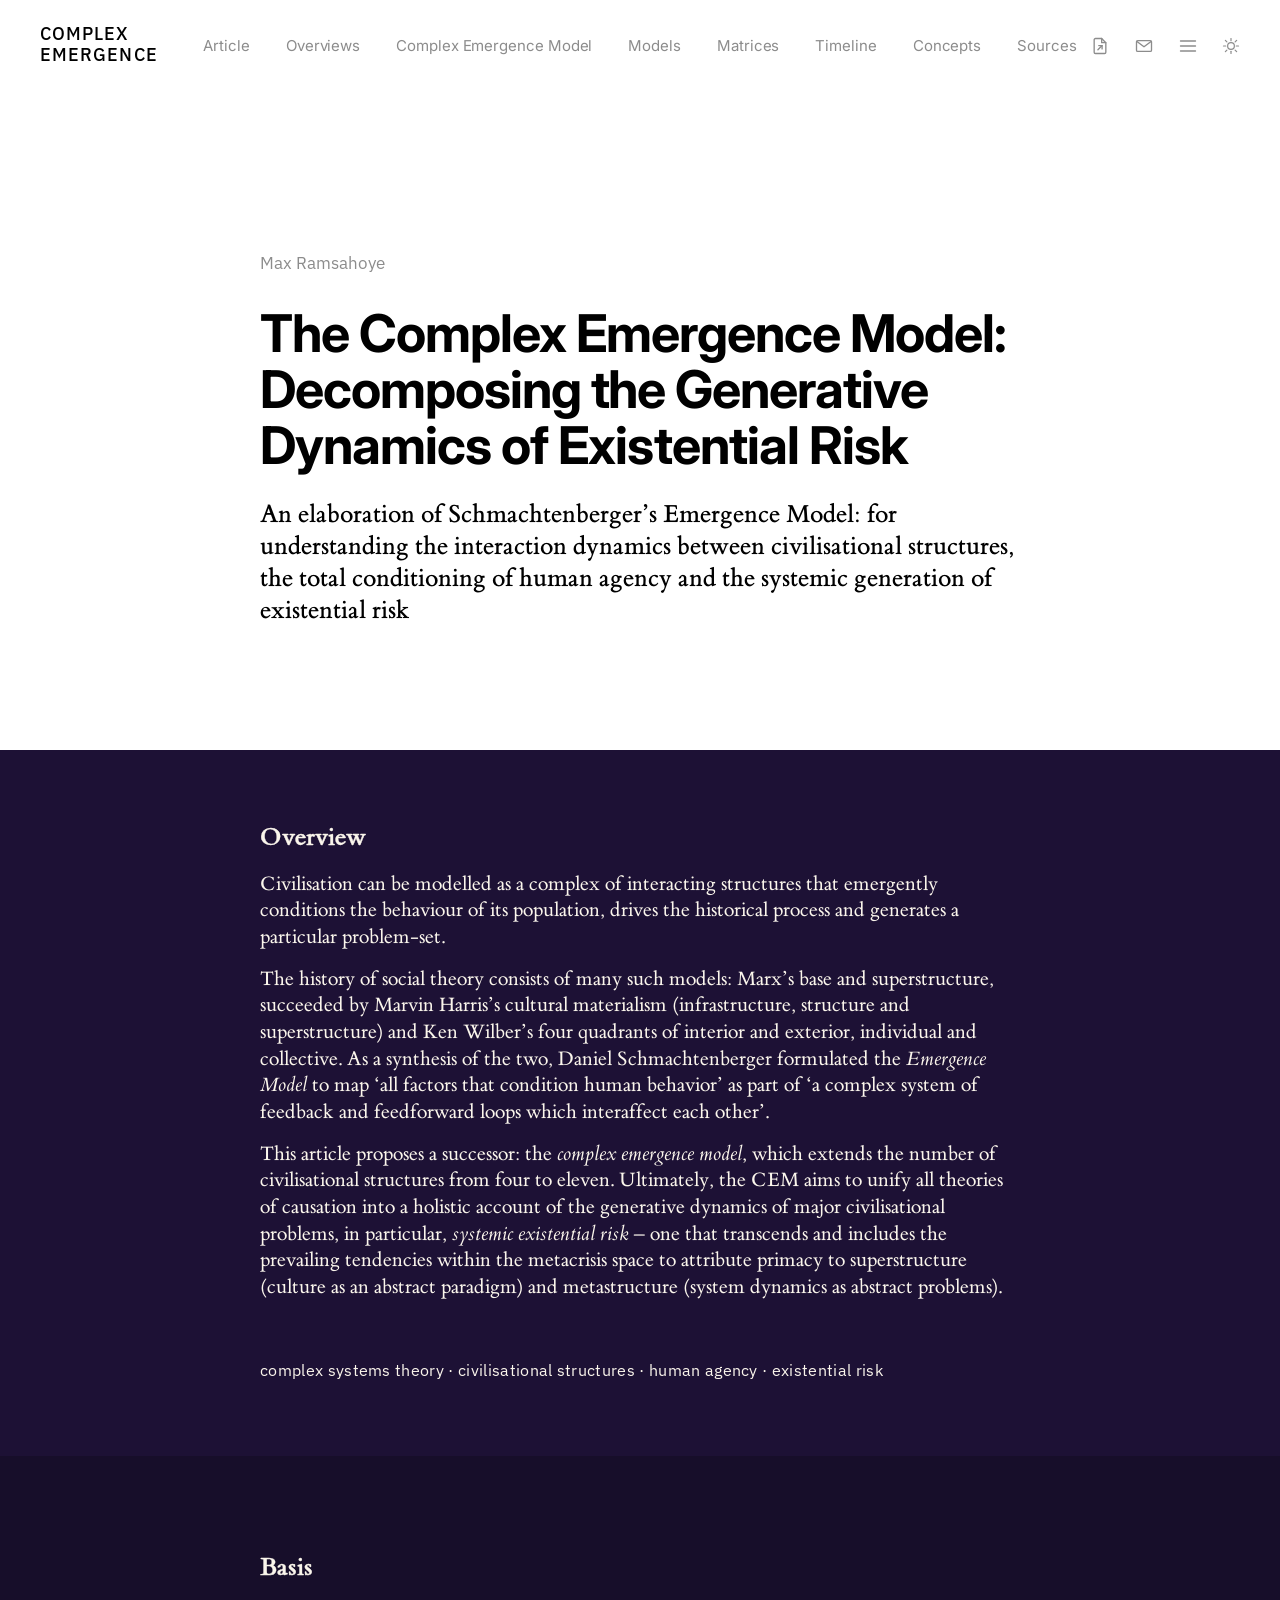
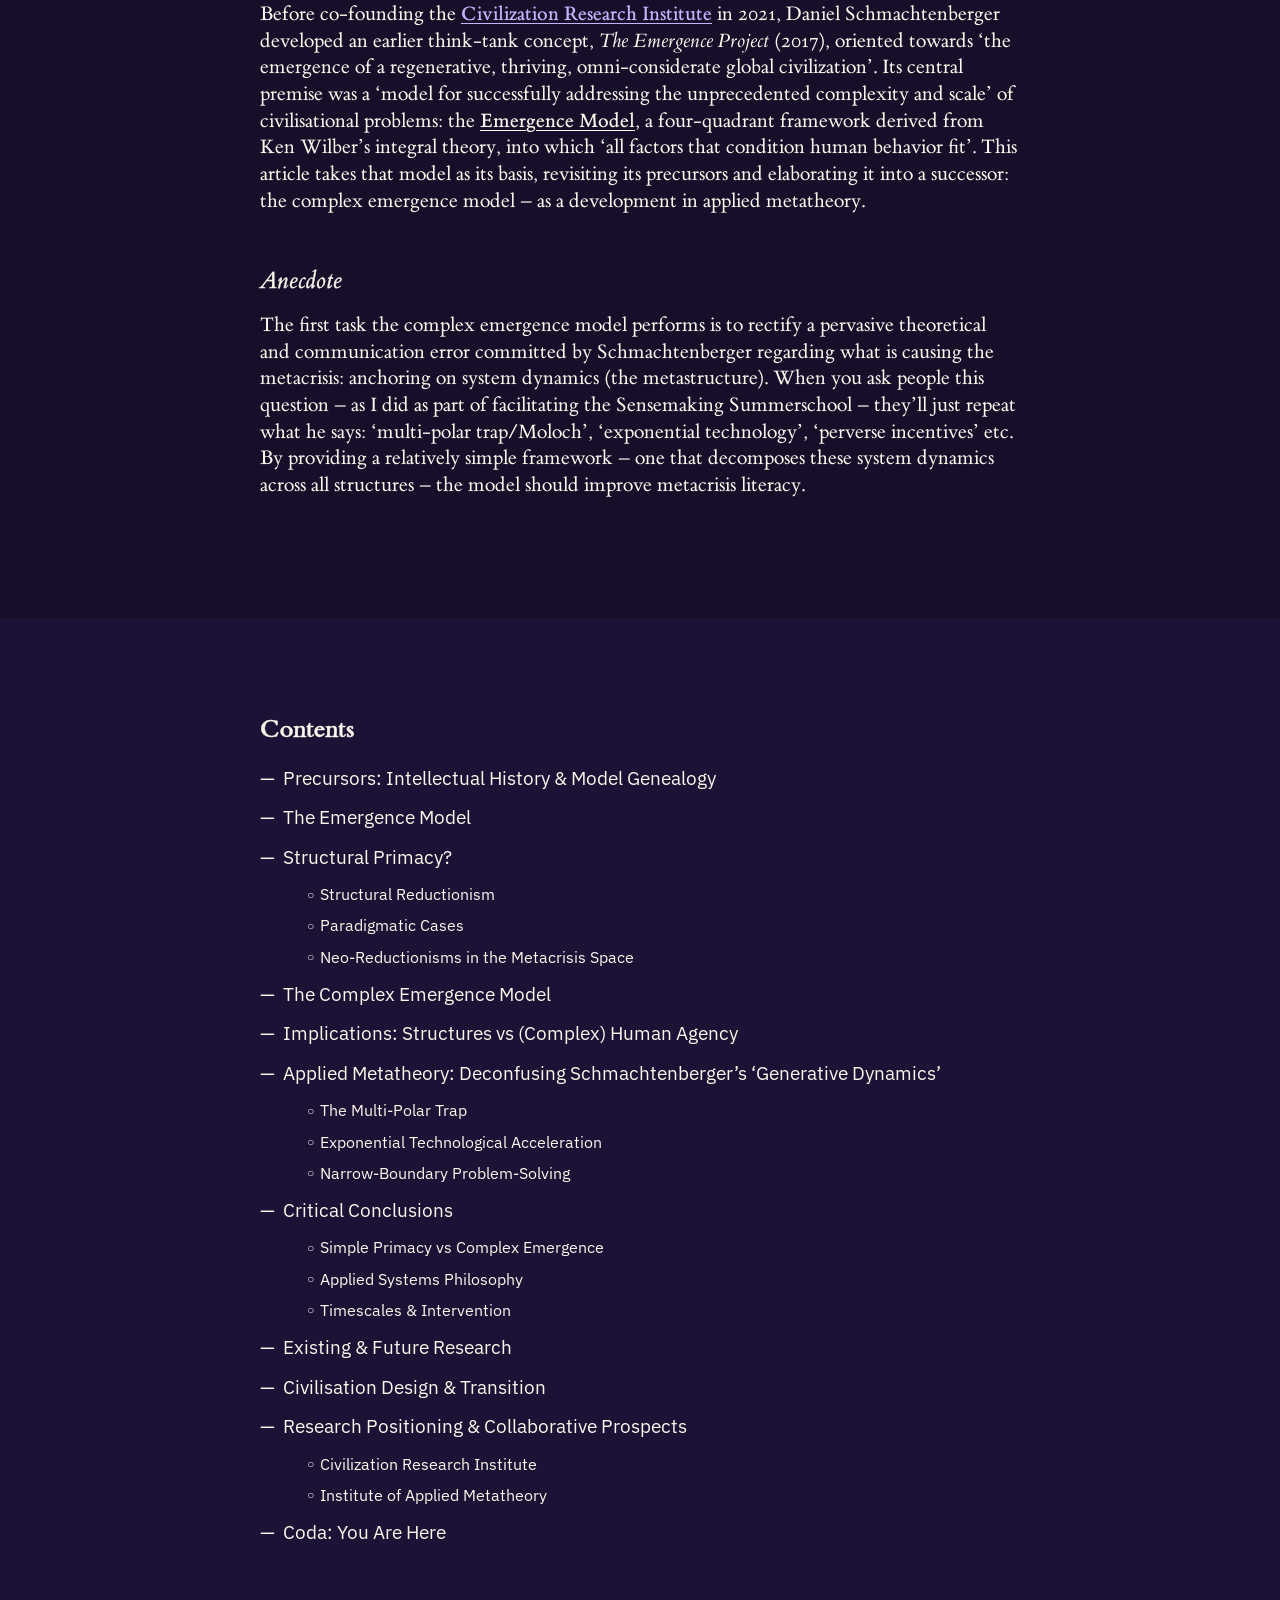
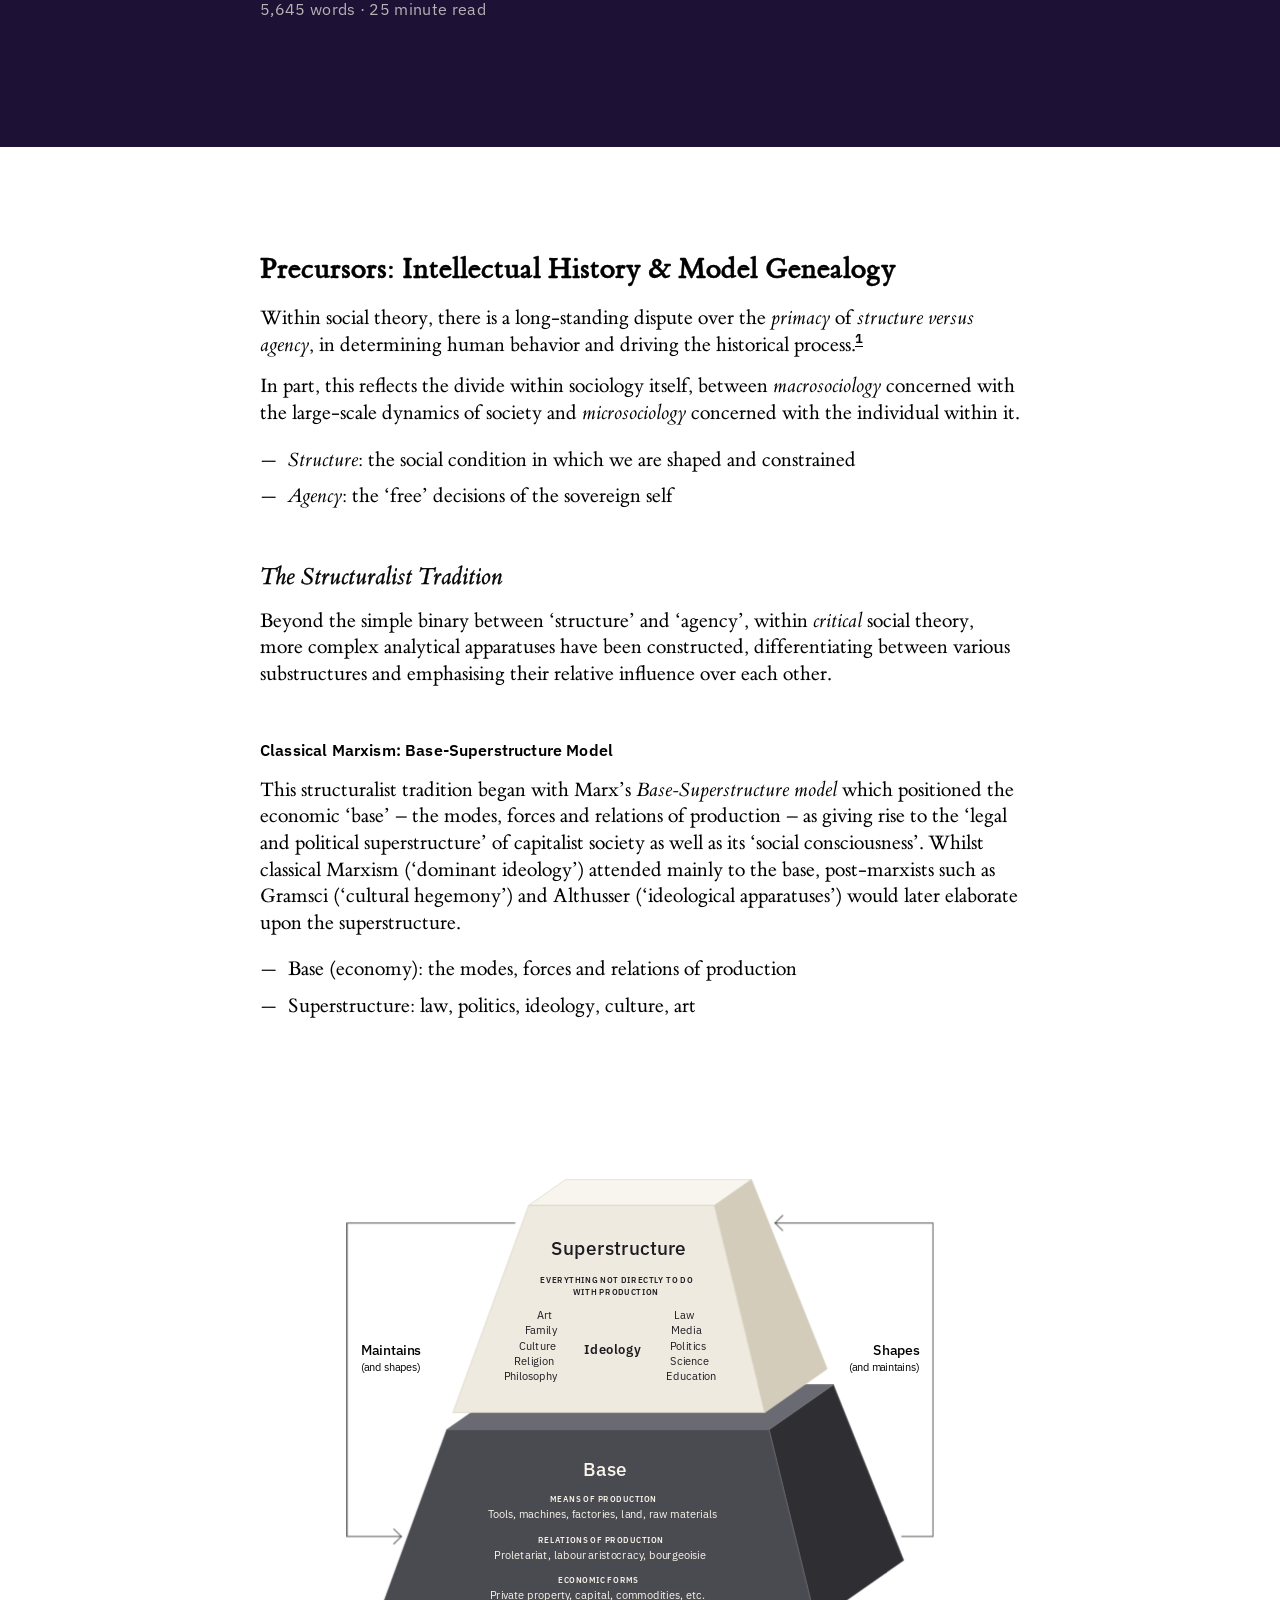
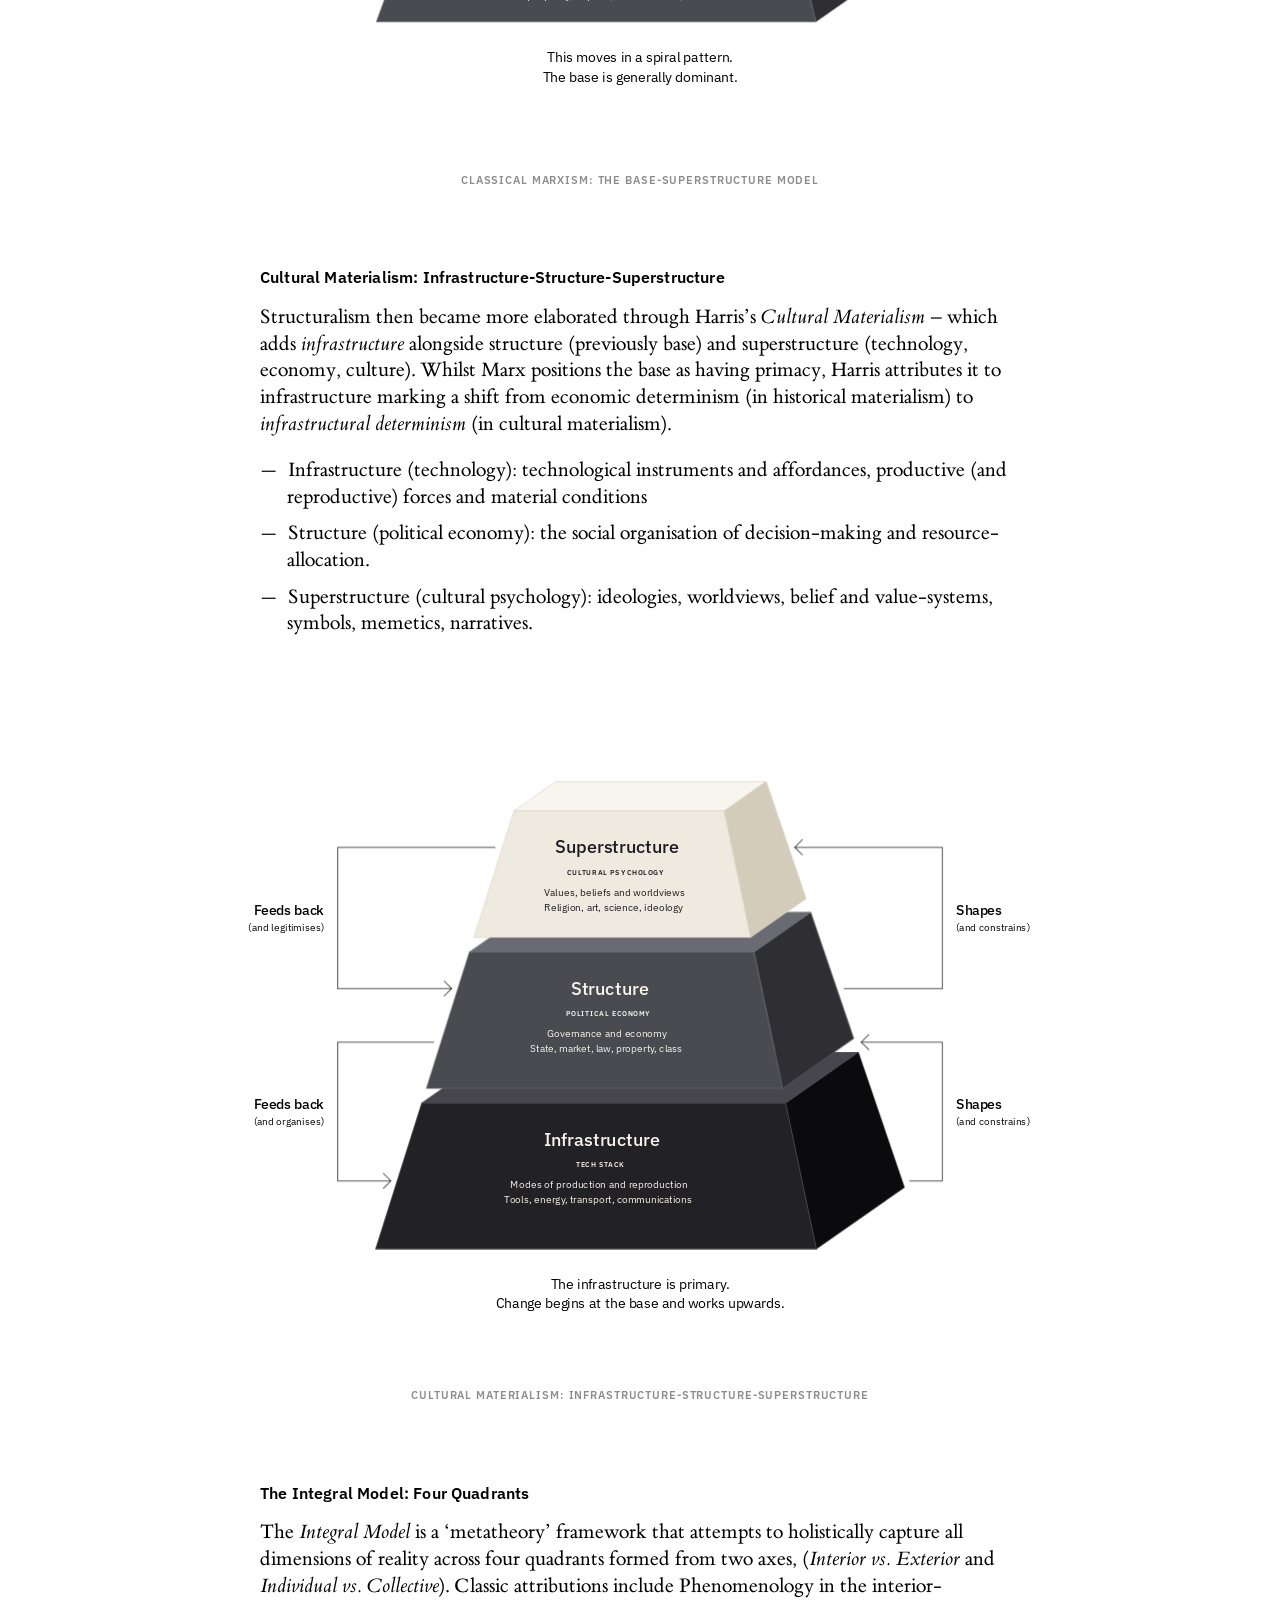
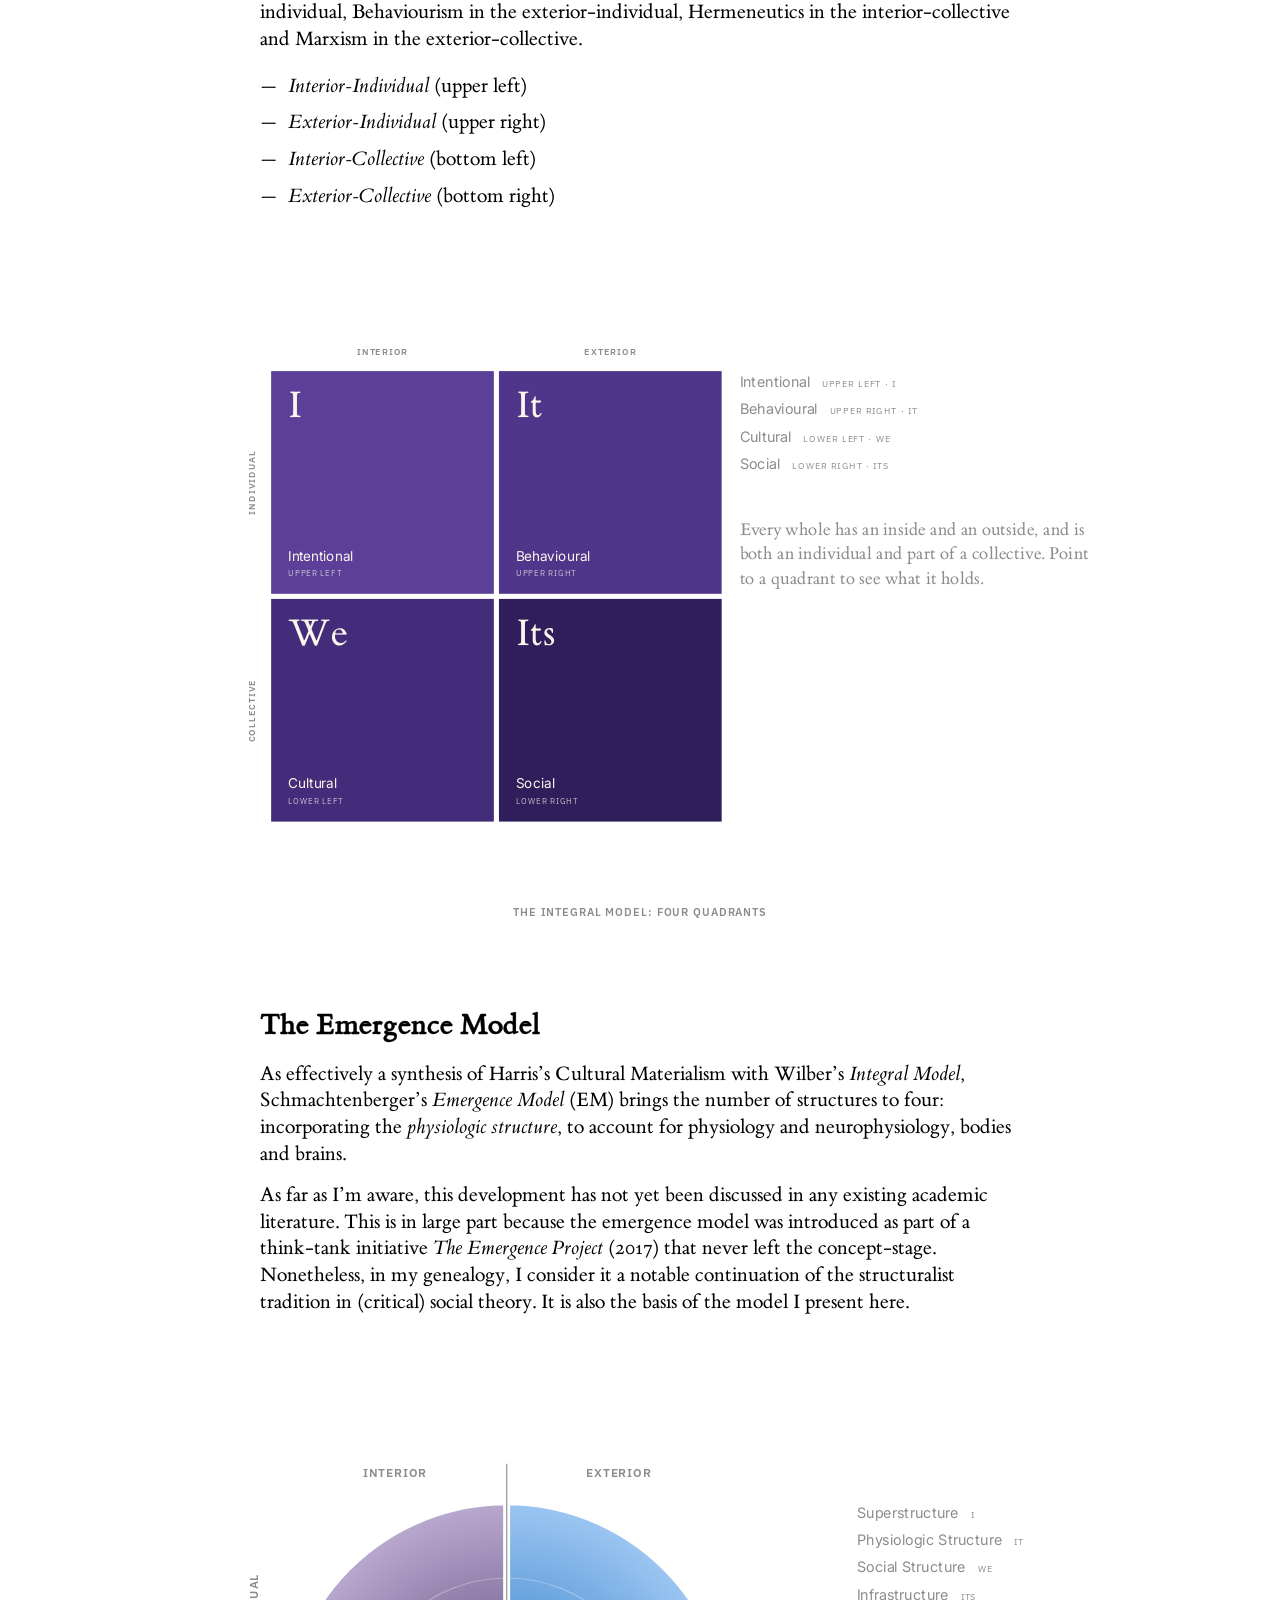
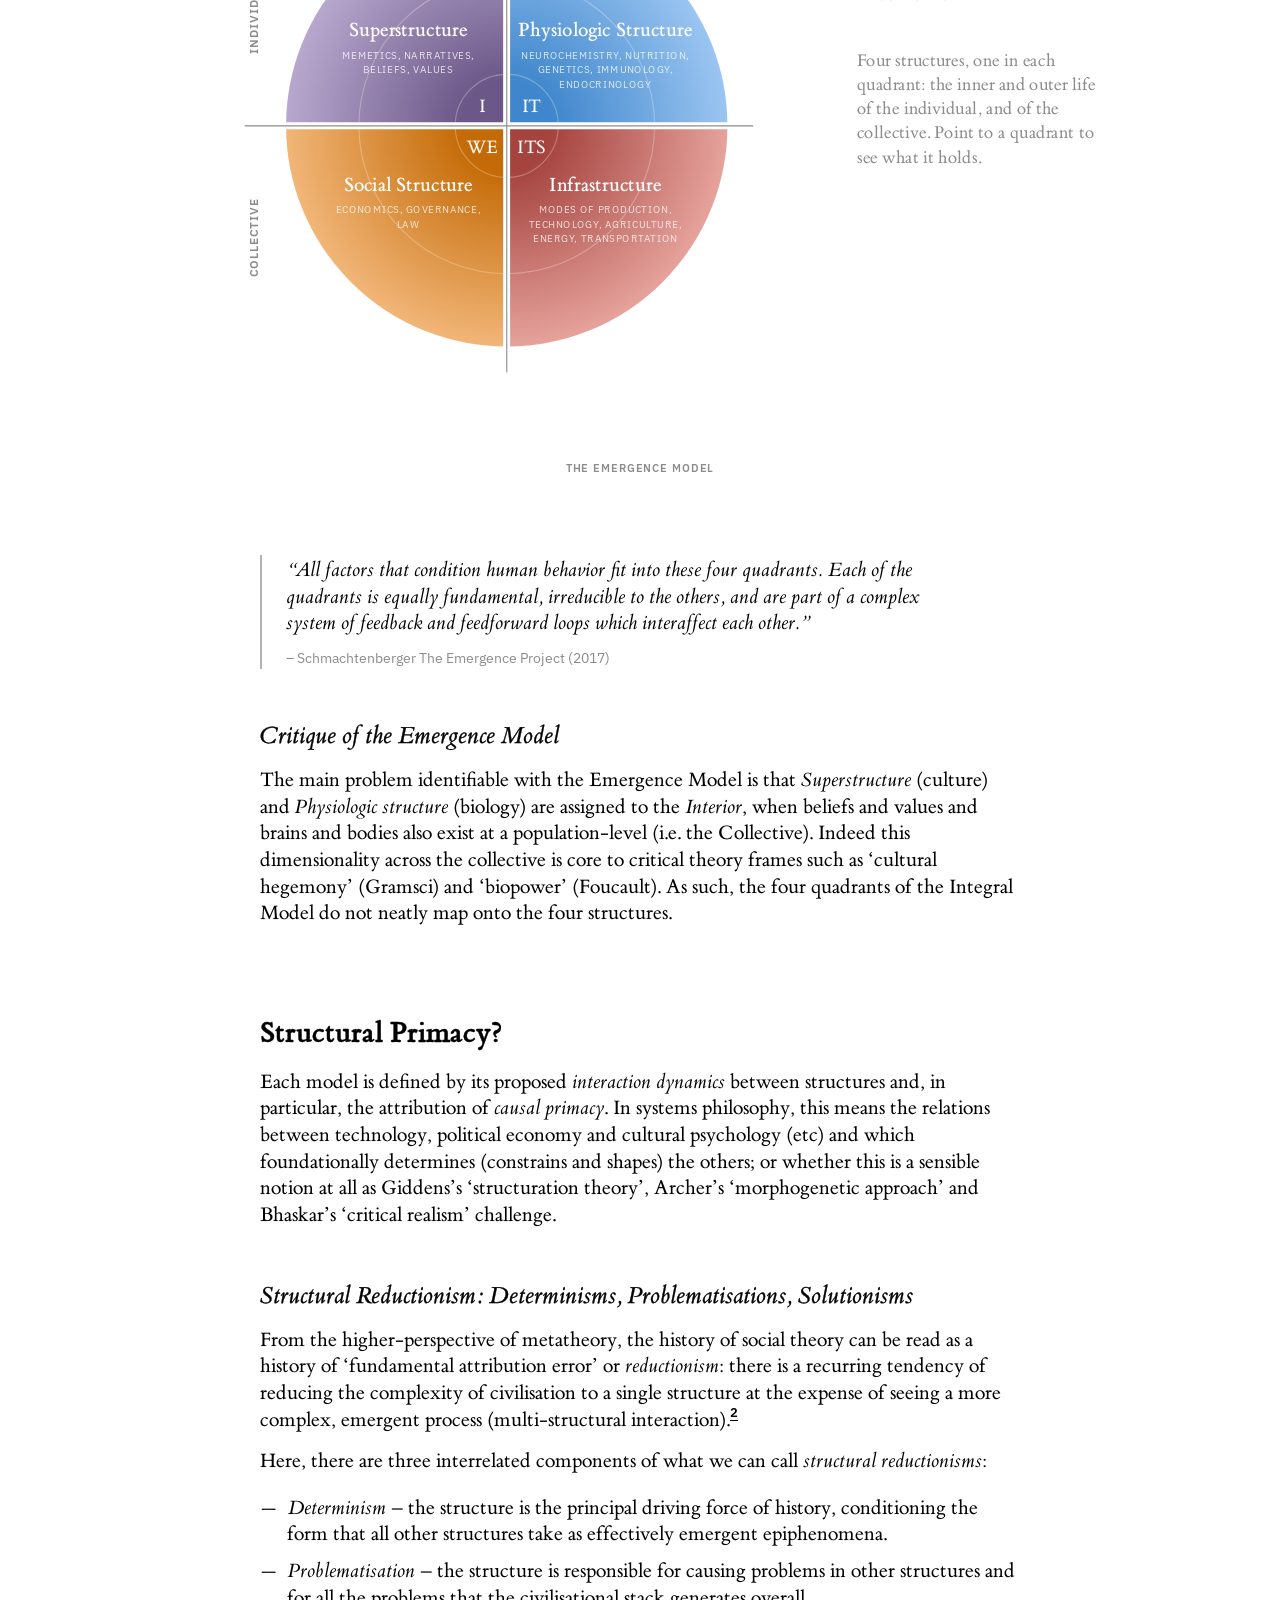
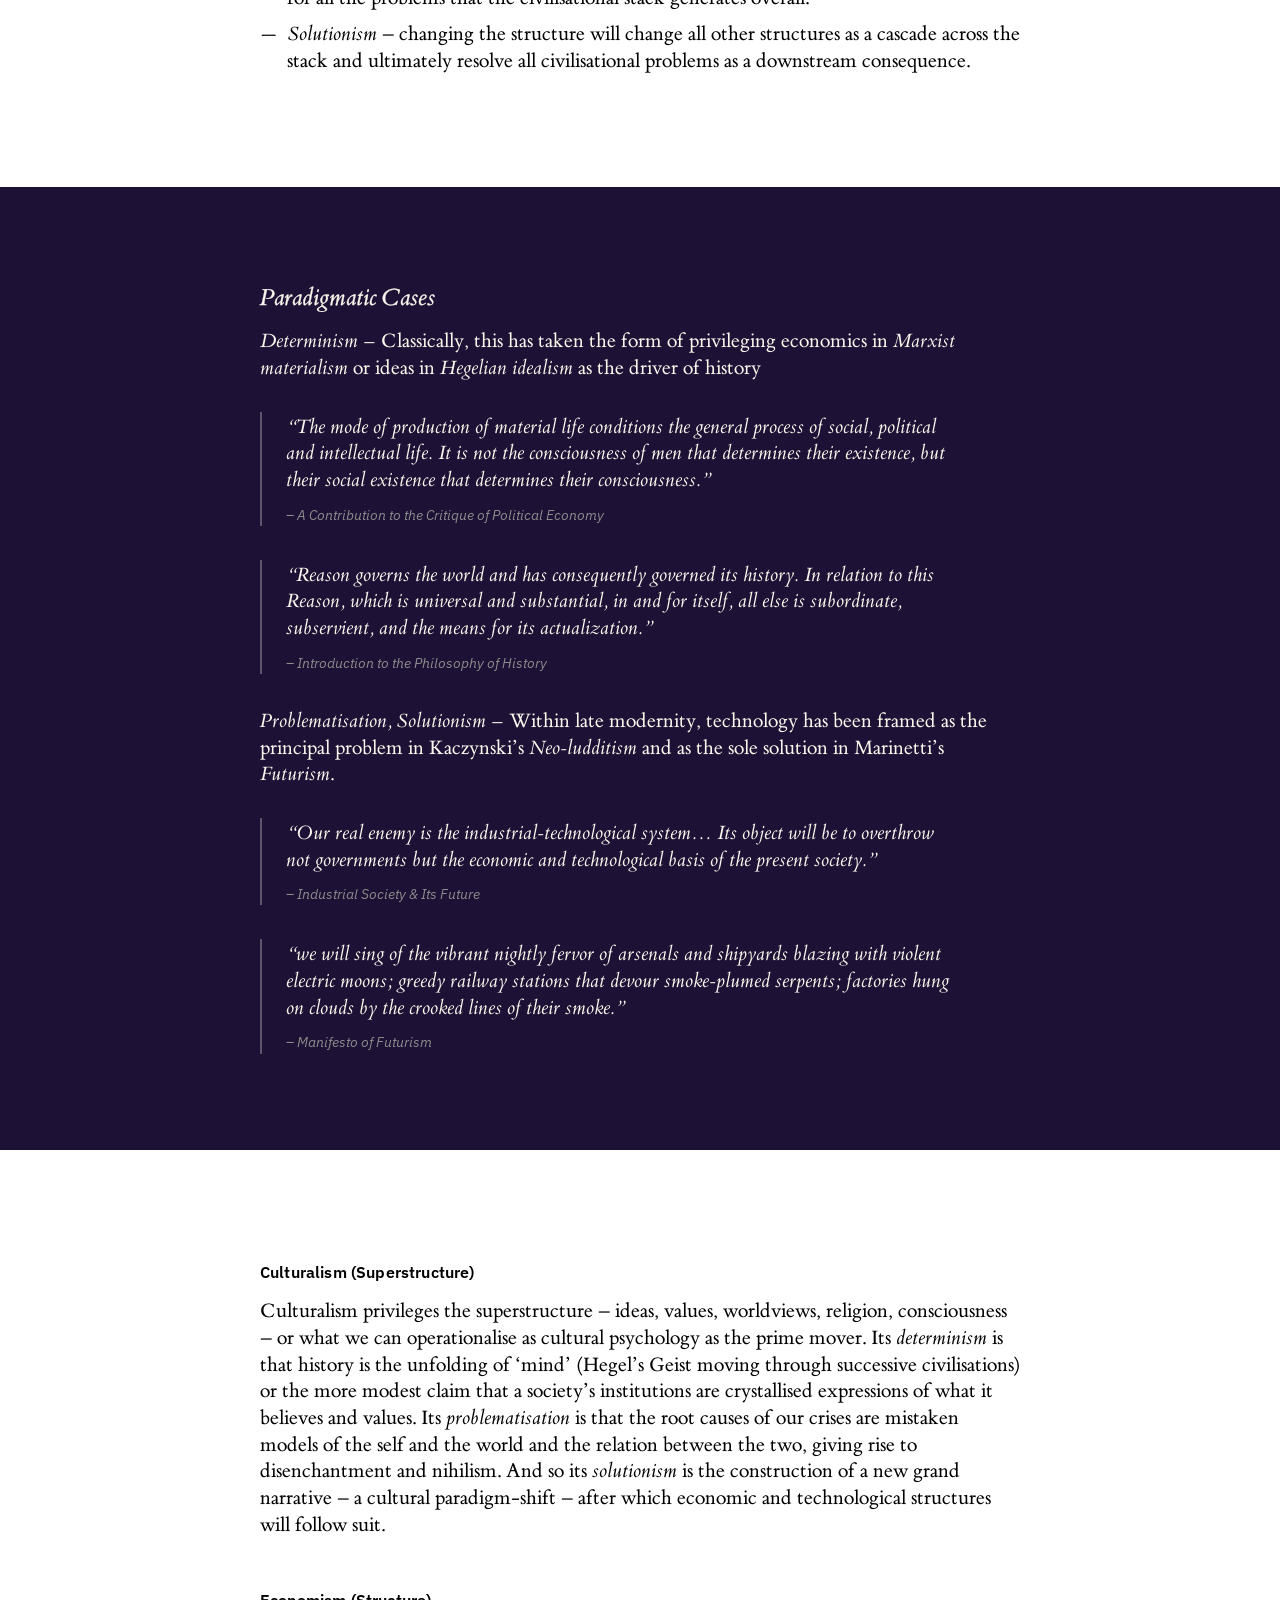
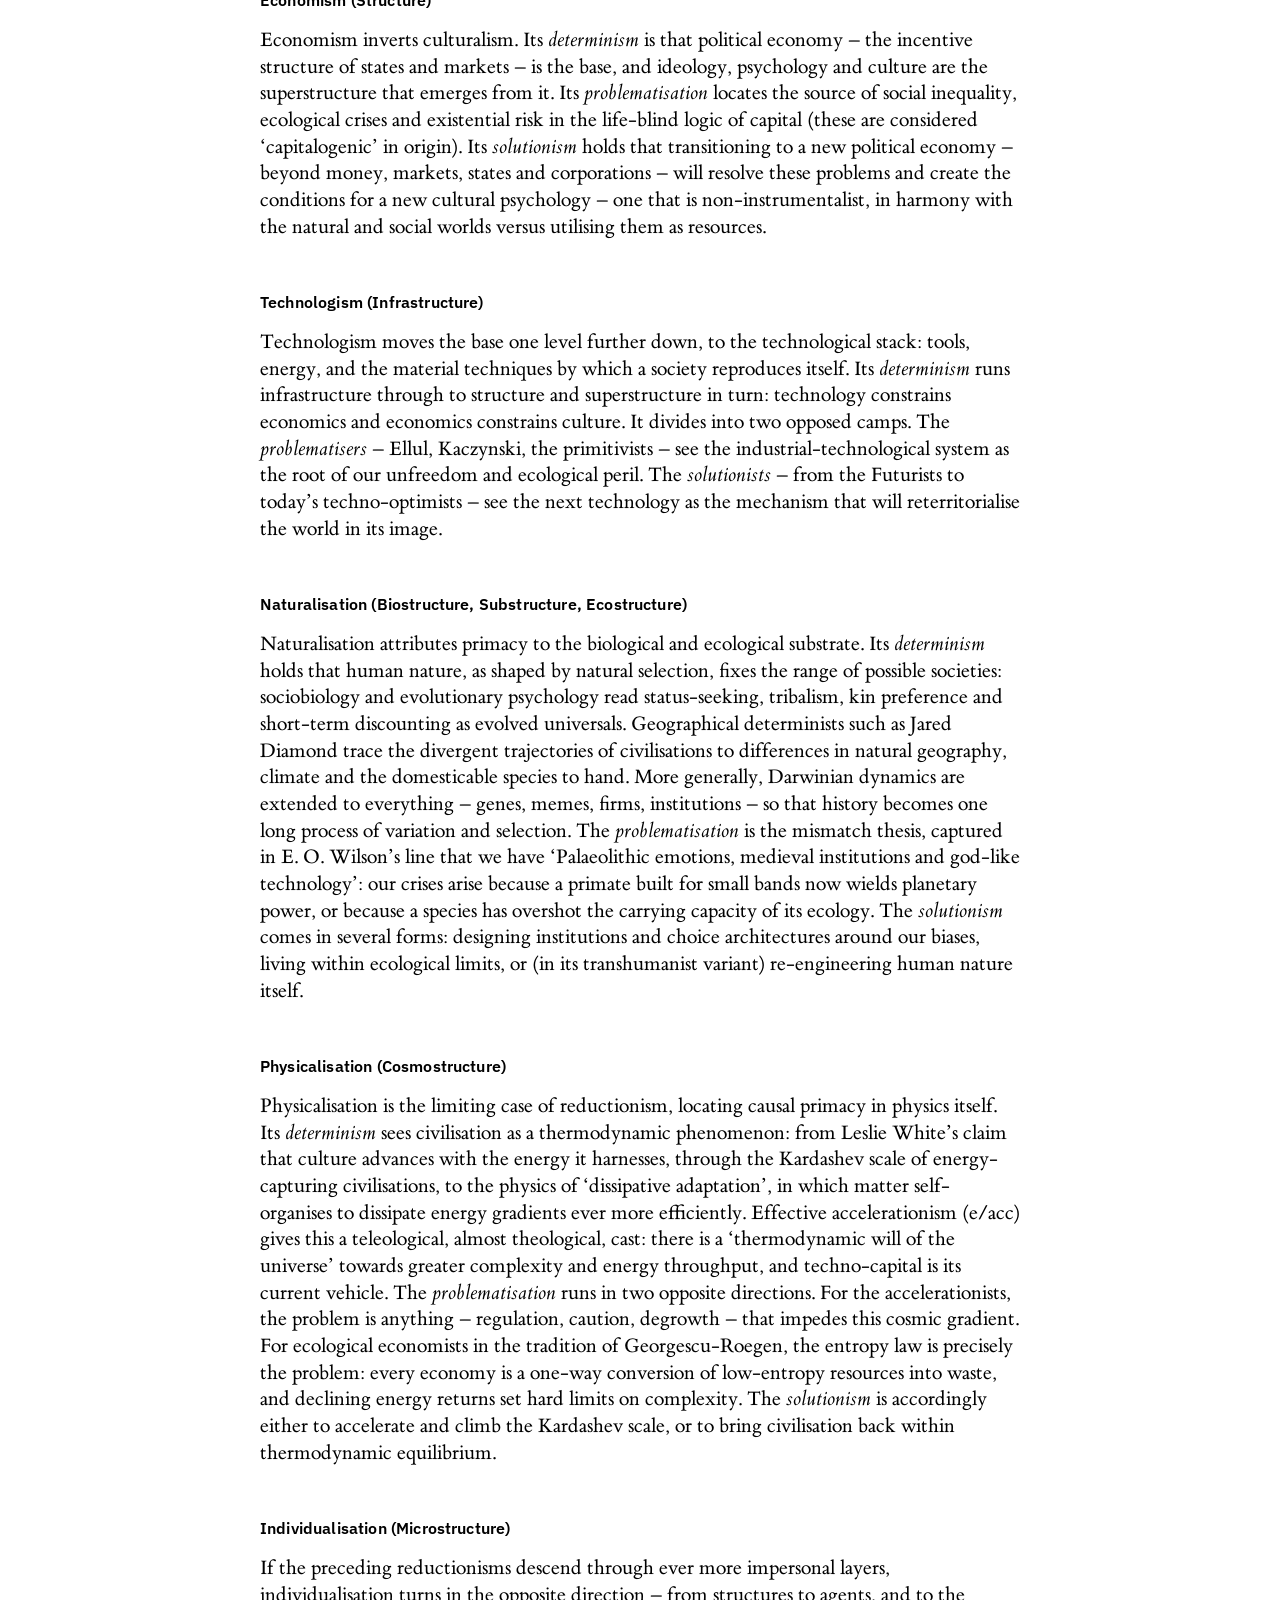
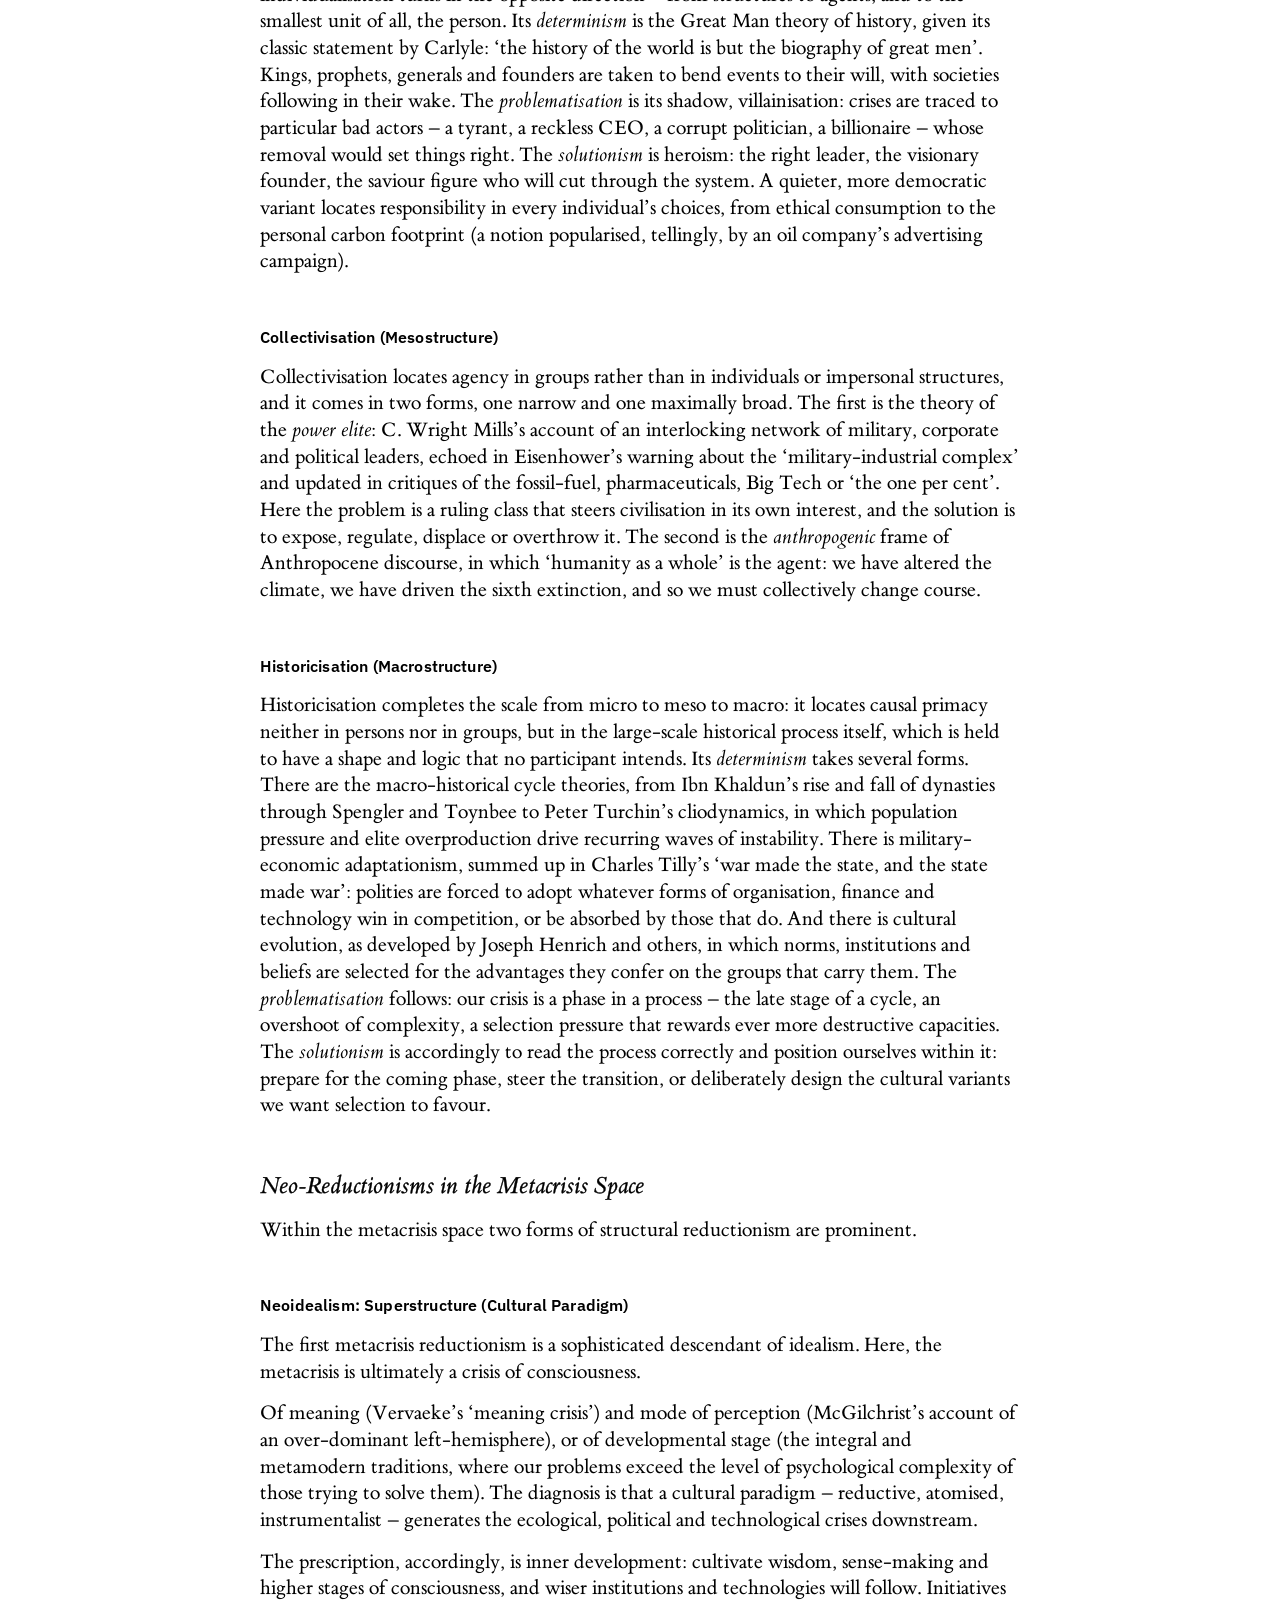
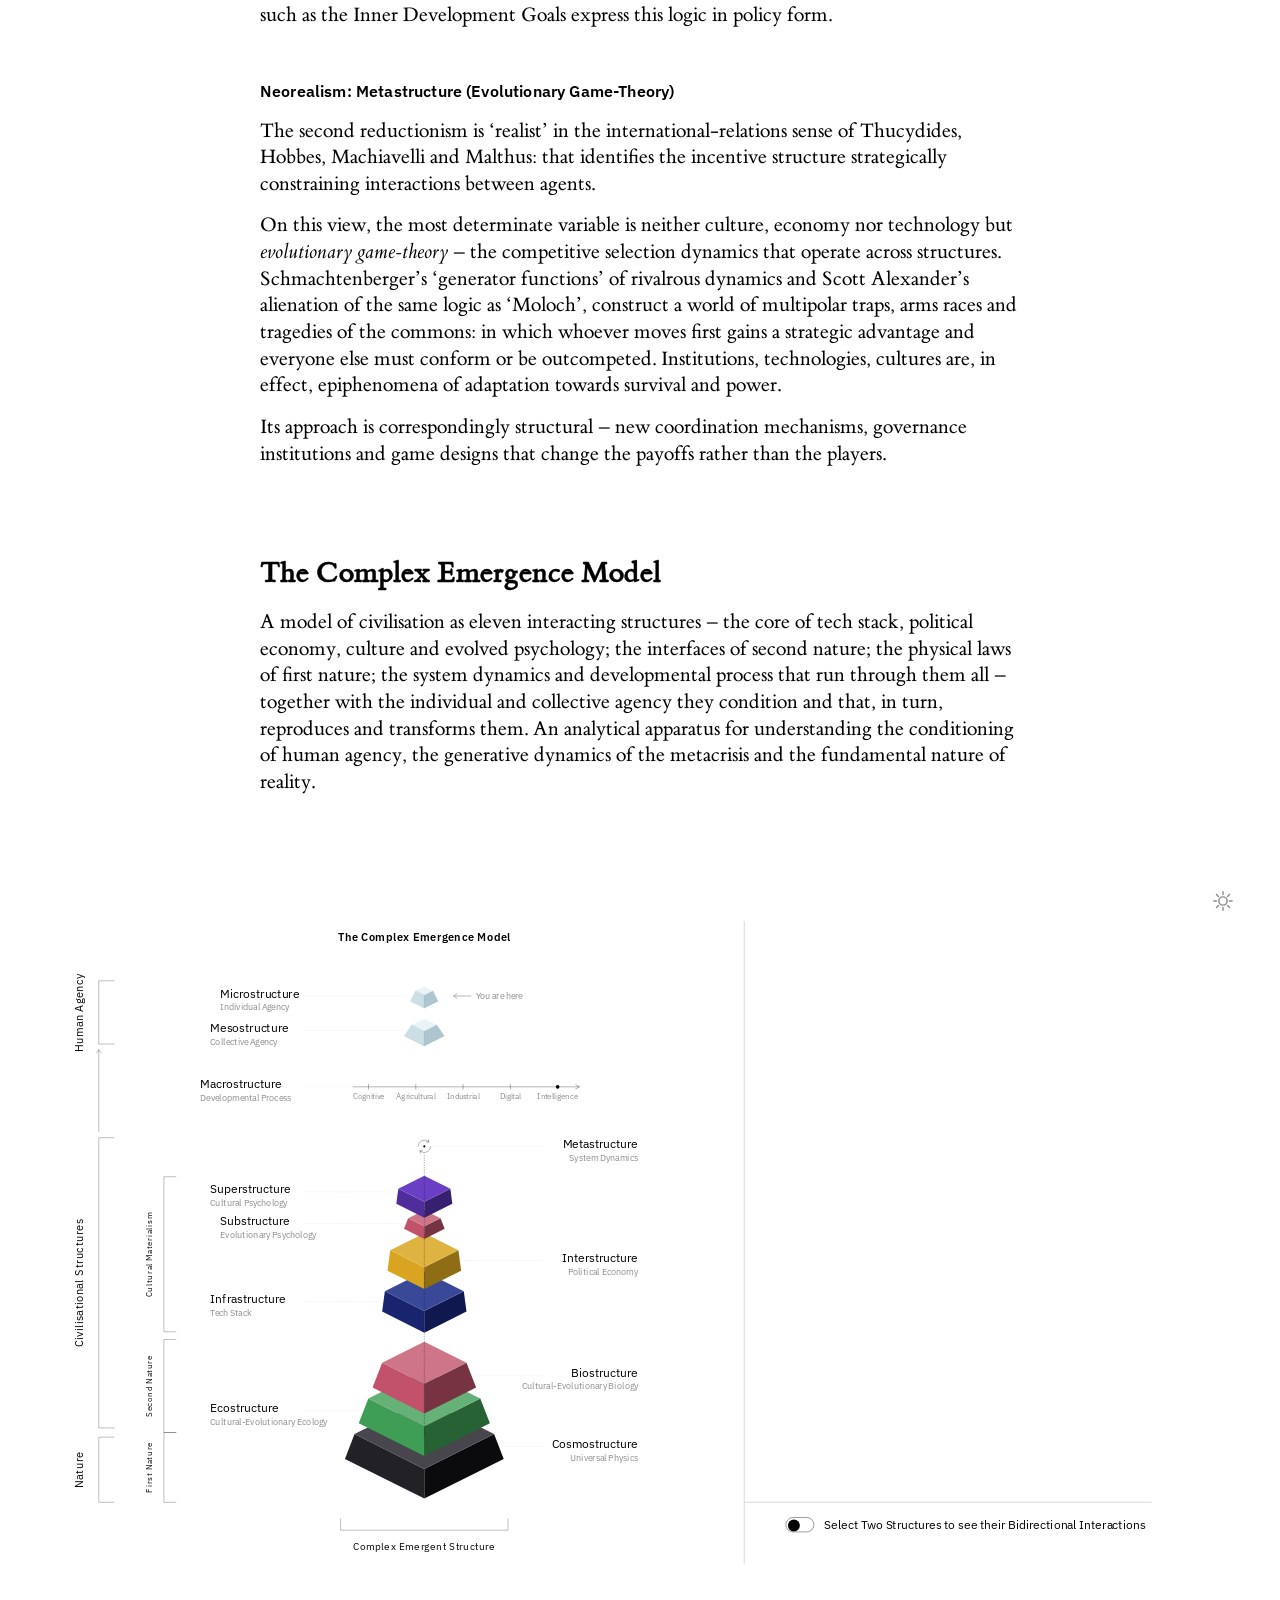
<file: index.html>
<!DOCTYPE html>
<html lang="en">
<head>
  <meta charset="UTF-8">
  <meta name="viewport" content="width=device-width, initial-scale=1.0">
  <link id="favicon-ico" rel="icon" href="favicon/favicon-light.ico?v=fa5e3e1c" sizes="any">
  <link id="favicon-32" rel="icon" type="image/png" sizes="32x32" href="favicon/favicon-32-light.png?v=fa5e3e1c">
  <link id="favicon-192" rel="icon" type="image/png" sizes="192x192" href="favicon/favicon-192-light.png?v=fa5e3e1c">
  <link id="favicon-apple" rel="apple-touch-icon" href="favicon/apple-touch-icon-light.png?v=fa5e3e1c">
  <script>
    (function () {
      try {
        if ('scrollRestoration' in history) {
          history.scrollRestoration = 'manual';
        }
        if (!location.hash) window.scrollTo(0, 0);
      } catch (e) {}
      try {
        var navEntry = performance.getEntriesByType && performance.getEntriesByType('navigation')[0];
        // arriving from another page of this site (its own folder: another site may share the address), or a refresh, or back/forward: fade in
        var fromSite = false;
        try { fromSite = !!document.referrer && (function (r, s) { return r.origin === s.origin && r.pathname.indexOf(s.pathname) === 0; })(new URL(document.referrer), new URL('./', location.href)); } catch (e) {}
        // browsers with cross-document view transitions crossfade between pages
        // themselves; the others fade out and in (and so does a refresh)
        var vt = 'CSSViewTransitionRule' in window;
        if (vt) document.documentElement.classList.add('vt');
        if ((fromSite || (navEntry && navEntry.type !== 'navigate')) && (!vt || (navEntry && navEntry.type === 'reload'))) document.documentElement.classList.add('page-entering');
      } catch (e) {}
      try {
        // no theme chosen yet: follow the system setting
        var sys = window.matchMedia && matchMedia('(prefers-color-scheme: dark)').matches ? 'dark' : 'light';
        var t = localStorage.getItem('ce.theme');
        // a theme chosen with t holds only until the system setting changes
        if (t && localStorage.getItem('ce.themeSystem') !== sys) { t = null; localStorage.removeItem('ce.theme'); }
        t = t || sys;
        if (t === 'dark') {
          document.documentElement.setAttribute('data-theme', t);
        }
        if (t === 'dark') {
          var suffix = 'dark';
          document.getElementById('favicon-ico').href = 'favicon/favicon-' + suffix + '.ico';
          document.getElementById('favicon-32').href = 'favicon/favicon-32-' + suffix + '.png';
          document.getElementById('favicon-192').href = 'favicon/favicon-192-' + suffix + '.png';
          document.getElementById('favicon-apple').href = 'favicon/apple-touch-icon-' + suffix + '.png';
        }
      } catch (e) {}
      try {
        if (localStorage.getItem('ce.blueLinks') !== 'off') document.documentElement.classList.add('colour');  // blue links (c): on by default
        // ET Bembo headings are the default; f switches to Inter and back
        if (localStorage.getItem('ce.headings') !== 'sans') document.documentElement.classList.add('serif-headings');
        // the band colour (b): midnight purple by default, or sepia, midnight blue or black
        var band = localStorage.getItem('ce.bandColour') || 'purple';
        if (band === 'purple' || band === 'midnight' || band === 'black') document.documentElement.classList.add('band-' + band);
        // design 2 is the default; d switches to design 1 and back
        if (localStorage.getItem('ce.design') !== '1') document.documentElement.classList.add('design-2');
        // the Overview's shaded band is the default; h switches to dividing lines
        if (localStorage.getItem('ce.overviewStyle') === 'lines') document.documentElement.classList.add('overview-lines');
      } catch (e) {}
    })();
  </script>
  <title>Complex Emergence</title>
  <meta name="description" content="An elaboration of Schmachtenberger’s Emergence Model: for understanding the interaction dynamics between civilisational structures, the total conditioning of human agency and the systemic generation of existential risk.">
  <meta property="og:type" content="article">
  <meta property="og:site_name" content="Complex Emergence">
  <meta property="og:title" content="The Complex Emergence Model: Decomposing the Generative Dynamics of Existential Risk">
  <meta property="og:description" content="An elaboration of Schmachtenberger’s Emergence Model: for understanding the interaction dynamics between civilisational structures, the total conditioning of human agency and the systemic generation of existential risk.">
  <meta property="og:url" content="https://maxramsahoye.github.io/complexemergencemodel.systems/">
  <meta property="og:image" content="https://maxramsahoye.github.io/complexemergencemodel.systems/preview.png">
  <meta property="og:image:width" content="1200">
  <meta property="og:image:height" content="630">
  <meta property="og:image:alt" content="A wheel of four violet quadrants around a hollow centre, the site’s loading mark">
  <meta name="twitter:card" content="summary_large_image">
  <link rel="preconnect" href="https://fonts.googleapis.com">
  <link rel="preconnect" href="https://fonts.gstatic.com" crossorigin>
  <link href="https://fonts.googleapis.com/css2?family=IBM+Plex+Sans:ital,wght@0,400;0,500;0,600;0,700;1,400&family=Inter:ital,wght@0,400;0,500;0,600;0,700;1,500&display=swap" rel="stylesheet" media="print" onload="this.media='all'">
  <noscript><link href="https://fonts.googleapis.com/css2?family=IBM+Plex+Sans:ital,wght@0,400;0,500;0,600;0,700;1,400&family=Inter:ital,wght@0,400;0,500;0,600;0,700;1,500&display=swap" rel="stylesheet"></noscript>
  <style>
    @font-face {
      font-family: 'ET Bembo';
      src: url('fonts/ETBembo-RomanOSF.woff2') format('woff2');
      font-weight: 400;
      font-style: normal;
      font-display: swap;
    }

    @font-face {
      font-family: 'ET Bembo';
      src: url('fonts/ETBembo-SemiBoldOSF.woff2') format('woff2');
      font-weight: 600;
      font-style: normal;
      font-display: swap;
    }

    @font-face {
      font-family: 'ET Bembo';
      src: url('fonts/et-book-bold-line-figures.woff') format('woff');
      font-weight: 700;
      font-style: normal;
      font-display: swap;
    }

    @font-face {
      font-family: 'ET Bembo';
      src: url('fonts/ETBembo-DisplayItalic.woff2') format('woff2');
      font-weight: 400;
      font-style: italic;
      font-display: swap;
    }

    @font-face {
      font-family: 'ET Bembo Lining';
      src: url('fonts/ETBembo-RomanLF.woff2') format('woff2');
      font-weight: 400;
      font-style: normal;
      font-display: swap;
    }

    :root {
      --frame-bg: var(--canvas-bg);
      --frame-ink: var(--canvas-ink);
      --frame-accent: var(--canvas-accent);
      --canvas-bg: #ffffff;
      --canvas-ink: #000000;
      --canvas-accent: #000000;
      --canvas-track-tint: rgba(0, 0, 0, 0.08);
      --muted: #8c8c8c;
      --link-blue: #1a3a9c;
      /* colours for the inverse Overview and footer, and the blue that reads on them */
      --inverse-bg: #fbf6ec;
      --inverse-ink: #000000;
      --inverse-link: #1d4fbf;
      /* no blue by default; c turns it on */
      --link: var(--canvas-ink);
      --selection-bg: rgba(186, 220, 240, 0.45);
      --note-highlight: #dbe9f3;
      --rule: #e4ddd3;
      --frame-margin: 0px;
      --header-margin: 100px;
      --serif: 'ET Bembo', Bembo, 'Times New Roman', Georgia, serif;
    }

    body.wide {
      --frame-margin: 0px;
    }

    html[data-theme="sepia"] {
      --canvas-bg: #fbf6ec;
      --canvas-ink: #000000;
      --canvas-accent: #000000;
      --canvas-track-tint: rgba(59, 47, 32, 0.12);
      --muted: #9a8a72;
      --link-blue: #1d4fbf;
      --inverse-bg: #3b2f20;
      --inverse-ink: #fbf6ec;
      --inverse-link: #a9c4f5;
      --selection-bg: rgba(214, 196, 160, 0.45);
      --note-highlight: #eae1cf;
      --rule: #e0d4b8;
    }

    html[data-theme="midnight"] {
      --canvas-bg: #0d1330;
      --canvas-ink: #e6ebf5;
      --canvas-accent: #e6ebf5;
      --canvas-track-tint: rgba(230, 235, 245, 0.15);
      --muted: #8a93ad;
      --link-blue: #8ab4f8;
      --inverse-bg: #e6ebf5;
      --inverse-ink: #0d1330;
      --inverse-link: #1d4fbf;
      --selection-bg: rgba(180, 205, 235, 0.35);
      --note-highlight: #2a3352;
      --rule: #232c4c;
    }

    html[data-theme="dark"] {
      --canvas-bg: #000000;
      --canvas-ink: #ffffff;
      --canvas-accent: #ffffff;
      --canvas-track-tint: rgba(255, 255, 255, 0.15);
      --selection-bg: rgba(205, 185, 245, 0.35);
      --note-highlight: #3a2d55;
      --rule: #2c2347;
      --muted: #8c8c8c;
      --link-blue: #c4b5fd;
      /* the midnight purple, as with the white theme's default band */
      --inverse-bg: #1d1135;
      --inverse-ink: #fbf6ec;
      --inverse-link: #c4b5fd;
    }

    /* b (white theme only) cycles the Overview and footer: midnight purple
       (the default), light sepia (above), midnight blue, black */
    html.band-purple:not([data-theme]) {
      /* links and highlights violet, rather than blue */
      --link-blue: #6a3fc4;
      --selection-bg: rgba(170, 140, 230, 0.3);
      --note-highlight: #ebe4f8;
      --inverse-bg: #1d1135;
      --inverse-ink: #fbf6ec;
      --inverse-link: #c4b5fd;
    }

    html.band-midnight:not([data-theme]) {
      --inverse-bg: #0d1330;
      --inverse-ink: #fbf6ec;
      --inverse-link: #8ab4f8;
    }

    html.band-black:not([data-theme]) {
      --inverse-bg: #000000;
      --inverse-ink: #ffffff;
      --inverse-link: #8ab4f8;
    }

    /* c: colour — blue accent; links stay semi-bold */
    /* f: headings and subheadings in ET Bembo (the title stays as it is);
       a hairline stroke takes them past the font's heaviest cut */
    html.serif-headings .article-body h2,
    html.serif-headings .article-body h3 {
      font-family: var(--serif);
      font-weight: 700;
      letter-spacing: 0;
      -webkit-text-stroke: 0.4px currentColor;
    }

    html.serif-headings .article-body h2 {
      font-size: 1.45em;
    }

    /* an upright ampersand in italic headings (the italic one is a flourished "Et") */
    .amp {
      font-style: normal;
    }

    html.serif-headings .article-body :is(#overview, .in-band) h2 {
      font-size: 1.25em;
    }

    html.serif-headings .article-body h3 {
      font-weight: 400;
      font-size: 1.2em;
      -webkit-text-stroke: 0.35px currentColor;
    }

    /* c: only links to other sites turn blue */
    html.colour a[href^="http"] {
      color: var(--link-blue);
    }

    html.colour :is(#overview, .in-band) a[href^="http"],
    html.colour .site-footer a[href^="http"] {
      color: var(--inverse-link);
    }

    /* links on the bands take the band's own text colour (links to other
       sites turn the band's blue with c, above) */
    :is(#overview, .in-band) a:not(.heading-link) {
      color: inherit;
    }

    /* the author's name stays in the text colour, at the top and in the footer */
    html.colour a.author-link,
    html.colour .site-footer a.author-link {
      color: inherit;
    }

    /* custom cursor: a small outlined dart; filled over things you can click */
    /* the same in every theme: white with a black line, solid black over links */
    :root {
      --cursor-arrow: url("data:image/svg+xml,%3Csvg xmlns='http://www.w3.org/2000/svg' width='18' height='18' viewBox='0 0 24 24'%3E%3Cpath d='M3 2.5 L21 11.2 L12.6 12.6 L10.2 21 Z' fill='%23fff' stroke='%23fff' stroke-width='3.2' stroke-linejoin='round'/%3E%3Cpath d='M3 2.5 L21 11.2 L12.6 12.6 L10.2 21 Z' fill='%23fff' stroke='%23000' stroke-width='1.4' stroke-linejoin='round'/%3E%3C/svg%3E") 2 2, auto;
      --cursor-link: url("data:image/svg+xml,%3Csvg xmlns='http://www.w3.org/2000/svg' width='18' height='18' viewBox='0 0 24 24'%3E%3Cpath d='M3 2.5 L21 11.2 L12.6 12.6 L10.2 21 Z' fill='%23fff' stroke='%23fff' stroke-width='3.2' stroke-linejoin='round'/%3E%3Cpath d='M3 2.5 L21 11.2 L12.6 12.6 L10.2 21 Z' fill='%23000' stroke='%23000' stroke-width='1.4' stroke-linejoin='round'/%3E%3C/svg%3E") 2 2, pointer;
    }

    html {
      cursor: var(--cursor-arrow);
    }

    a,
    button,
    a *,
    button * {
      cursor: var(--cursor-link) !important;
    }

    .page {
      position: relative;
      transition: background-color 0.25s ease;
    }

    /* a page with a downward arrow: first of the controls, downloads the
       article as a PDF */
    .pdf-btn {
      display: flex;
      color: var(--muted);
    }

    .pdf-btn:hover,
    .pdf-btn:focus-visible {
      color: var(--canvas-ink);
      outline: none;
    }

    .pdf-btn svg {
      width: 20px;
      height: 20px;
    }

    /* the arrow drops a little on hover */
    .pdf-btn .arrow {
      transition: transform 0.25s ease;
    }

    .pdf-btn:hover .arrow,
    .pdf-btn:focus-visible .arrow {
      transform: translate(1px, -1px);
    }

    /* hamburger: left of the theme toggle, opens the Pages menu */
    .menu-btn {
      display: flex;
      color: var(--muted);
    }

    .menu-btn:hover,
    .menu-btn.key-hover {
      color: var(--canvas-ink);
    }

    .menu-btn svg {
      width: 20px;
      height: 20px;
    }

    /* envelope: left of the hamburger, copies the email address, with a
       note beneath it that says so */
    .email-btn {
      position: relative;
      display: flex;
      padding: 0;
      border: none;
      background: none;
      color: var(--muted);
      cursor: pointer;
    }

    .email-btn:hover,
    .email-btn:focus-visible {
      color: var(--canvas-ink);
      outline: none;
    }

    .email-btn svg {
      width: 20px;
      height: 20px;
    }

    /* on hover the envelope tilts into flight, trailing speed lines */
    .email-btn .icon-mail-send {
      display: none;
      overflow: visible;
    }

    .email-btn:hover .icon-mail,
    .email-btn:focus-visible .icon-mail,
    .email-btn.copied .icon-mail {
      display: none;
    }

    .email-btn:hover .icon-mail-send,
    .email-btn:focus-visible .icon-mail-send,
    .email-btn.copied .icon-mail-send {
      display: block;
    }

    .email-btn .speed {
      stroke-dasharray: 8;
      animation: mail-speed 0.35s ease-out both;
    }

    @keyframes mail-speed {
      from { stroke-dashoffset: -8; opacity: 0; }
      to { stroke-dashoffset: 0; opacity: 1; }
    }

    /* a note beneath each of the top-right controls on hover, naming it and
       its key */
    .left-controls > * {
      position: relative;
    }

    .ctl-note {
      position: absolute;
      top: calc(100% + 12px);
      right: 50%;
      transform: translate(50%, -4px);
      font-family: var(--sans, 'Inter', sans-serif);
      font-size: 12px;
      white-space: nowrap;
      color: var(--canvas-ink);
      opacity: 0;
      pointer-events: none;
      transition: opacity 0.25s ease, transform 0.25s ease;
    }

    .ctl-note kbd {
      margin-left: 4px;
      padding: 0 4px;
      border: 1px solid color-mix(in srgb, currentColor 35%, transparent);
      border-radius: 3px;
      font-family: inherit;
      font-size: 11px;
    }

    .left-controls > :hover .ctl-note,
    .left-controls > :focus-visible .ctl-note,
    .email-btn.copied .ctl-note {
      opacity: 1;
      transform: translate(50%, 0);
    }

    * {
      box-sizing: border-box;
    }

    ::selection {
      background: var(--selection-bg);
      color: var(--canvas-ink);
    }

    ::-moz-selection {
      background: var(--selection-bg);
      color: var(--canvas-ink);
    }

    .click-ripple {
      position: fixed;
      left: 0;
      top: 0;
      width: 16px;
      height: 16px;
      margin-left: -8px;
      margin-top: -8px;
      border-radius: 50%;
      border: 1.5px solid currentColor;
      pointer-events: none;
      z-index: 9999;
      opacity: 0.55;
      transform: scale(0.3);
      animation: click-ripple-anim 0.4s ease-out forwards;
    }

    @keyframes click-ripple-anim {
      to {
        transform: scale(4);
        opacity: 0;
      }
    }

    html {
      background: var(--frame-bg);
      scroll-behavior: smooth;
    }

    body {
      position: relative;
      margin: 0;
      min-height: 100vh;
      background: var(--frame-bg);
      padding: 90px var(--frame-margin) 0;
      font-family: var(--serif);
      color: var(--frame-ink);
      -webkit-font-smoothing: antialiased;
      transition: background-color 0.25s ease, opacity 0.2s cubic-bezier(0.45, 0, 0.55, 1);
    }

    /* page transitions: the page eases out, then the next one eases in */
    body.page-leaving {
      opacity: 0;
    }

    html.page-entering body {
      animation: page-in 0.25s cubic-bezier(0.25, 0.1, 0.25, 1) backwards;
    }

    /* where the browser crossfades between pages itself, the old page stays put
       while it leaves (its sounds still fade), so there is no blank flash */
    @view-transition {
      navigation: auto;
    }

    html.vt body.page-leaving:not(.reloading) {
      opacity: 1;
    }

    ::view-transition-old(root),
    ::view-transition-new(root) {
      animation-duration: 0.3s;
      animation-timing-function: cubic-bezier(0.45, 0, 0.55, 1);
    }

    @keyframes page-in {
      from { opacity: 0; }
    }

    /* loading screen: a centred ring that fills, then fades to reveal the page
       (the fallback; the stack below is the default) */
    .loader {
      position: fixed;
      inset: 0;
      z-index: 10000;
      display: flex;
      align-items: center;
      justify-content: center;
      background: var(--canvas-bg);
      transition: opacity 0.6s cubic-bezier(0.4, 0, 0.2, 1);
    }

    /* after the loading screen: the top section fades in, line by line
       (ported from The Mechanics of Meta-Utopia) */
    html.hero-wait .frame-header,
    html.hero-wait .top-nav,
    html.hero-wait .left-controls,
    html.hero-wait .article-header .article-author,
    html.hero-wait .article-header .title-line,
    html.hero-wait .article-header .article-subtitle,
    html.hero-wait .article-header > .next-screen {
      opacity: 0;
    }

    html.hero-in .frame-header,
    html.hero-in .top-nav,
    html.hero-in .left-controls,
    html.hero-in .article-header > .next-screen {
      animation: hero-fade 1.2s ease-out backwards;
    }

    html.hero-in .article-header .article-author,
    html.hero-in .article-header .title-line,
    html.hero-in .article-header .article-subtitle {
      animation: hero-rise 1.2s cubic-bezier(0.22, 0.61, 0.36, 1) backwards;
    }

    html.hero-in .article-header .article-author { animation-delay: 0.25s; }
    html.hero-in .article-header .title-line:nth-child(1) { animation-delay: 0.4s; }
    html.hero-in .article-header .title-line:nth-child(2) { animation-delay: 0.52s; }
    html.hero-in .article-header .title-line:nth-child(3) { animation-delay: 0.64s; }
    html.hero-in .article-header .article-subtitle { animation-delay: 0.85s; }
    html.hero-in .frame-header,
    html.hero-in .top-nav,
    html.hero-in .left-controls { animation-delay: 1s; }
    html.hero-in .article-header > .next-screen { animation-delay: 1.3s; }

    @keyframes hero-fade {
      from { opacity: 0; }
    }

    @keyframes hero-rise {
      from { opacity: 0; transform: translateY(10px); }
    }

    @media (prefers-reduced-motion: reduce) {
      html.hero-in .article-header .article-author,
      html.hero-in .article-header .title-line,
      html.hero-in .article-header .article-subtitle {
        animation-name: hero-fade;
      }
    }

    .loader.loader-done {
      opacity: 0;
      pointer-events: none;
    }

    .loader svg {
      width: 72px;
      height: 72px;
      transform: rotate(-90deg);
    }

    .loader circle {
      fill: none;
      stroke-width: 1.6;
    }

    .loader-track {
      stroke: var(--canvas-track-tint);
    }

    .loader-fill {
      stroke: var(--link);
    }

    .loader.loader-stacking > svg:not(.loader-wheel) {
      display: none;
    }

    /* the default loading screen: a simplified Emergence Model, its four
       quadrants arriving one by one around a spinning wheel, which turns the
       accent once the page is ready */
    /* (in 2.5D: the disc laid flat and seen from above at an angle, with
       its thickness beneath it, turning in its own plane) */
    .loader svg.loader-wheel {
      width: 120px;
      height: auto;
      overflow: visible;
      transform: none;
      --w1: #5b3f99;
      --w2: #4d3590;
      --w3: #432c7a;
      --w4: #2f1d5c;
    }

    .loader-wheel path {
      stroke: var(--canvas-bg);
      stroke-width: 2.5;
      stroke-linejoin: round;
      transform-box: fill-box;
      transform-origin: center;
      opacity: 0;
      transition: fill 0.3s ease;
      animation: loader-quadrant-in var(--dur) cubic-bezier(0.22, 1, 0.36, 1) var(--delay) forwards;
    }

    /* its sides: the same quadrants, darker, without the gaps between them */
    .loader-wheel .lw-side {
      filter: brightness(0.62);
    }

    .loader-wheel .lw-side path {
      stroke: none;
    }

    .loader-wheel path:nth-of-type(1) { fill: var(--w1); }
    .loader-wheel path:nth-of-type(2) { fill: var(--w2); }
    .loader-wheel path:nth-of-type(3) { fill: var(--w4); }
    .loader-wheel path:nth-of-type(4) { fill: var(--w3); }

    .loader.loader-complete .loader-wheel {
      --w1: color-mix(in srgb, var(--link-blue) 45%, var(--canvas-bg));
      --w2: color-mix(in srgb, var(--link-blue) 60%, var(--canvas-bg));
      --w3: color-mix(in srgb, var(--link-blue) 78%, var(--canvas-bg));
      --w4: var(--link-blue);
    }

    html[data-theme="dark"] .loader.loader-complete .loader-wheel {
      --w1: var(--link-blue);
      --w2: color-mix(in srgb, var(--link-blue) 70%, #6a3fc4);
      --w3: color-mix(in srgb, var(--link-blue) 40%, #6a3fc4);
      --w4: #6a3fc4;
    }

    @keyframes loader-spin {
      to { transform: rotate(360deg); }
    }

    @keyframes loader-quadrant-in {
      from { opacity: 0; transform: scale(0.8); }
      to { opacity: 1; transform: scale(1); }
    }

    .page {
      background: var(--canvas-bg);
      color: var(--canvas-ink);
      min-height: calc(100vh - 90px);
    }

    .frame-header {
      position: absolute;
      top: 0;
      left: 0;
      right: 0;
      height: 90px;
      display: flex;
      align-items: flex-start;
      justify-content: flex-end;
      padding: 50px var(--header-margin) 0 0;
    }

    .site-title {
      position: absolute;
      top: 24px;
      /* top-left corner, mirroring the theme toggle in the top right */
      left: 40px;
      font-family: 'IBM Plex Sans', sans-serif;
      font-size: 18px;
      line-height: 1.15;
      text-transform: uppercase;
      letter-spacing: 0.06em;
      color: var(--frame-ink);
      text-decoration: none;
      font-weight: 500;
      white-space: nowrap;
    }

    .site-title:hover {
      color: var(--frame-accent);
    }

    .left-controls {
      position: absolute;
      top: 36px;
      /* in line with the progress ring and scroll-to-top button */
      right: 40px;
      z-index: 50;
      display: flex;
      align-items: center;
      gap: 24px;
    }

    .theme-toggle {
      display: flex;
      align-items: center;
      justify-content: center;
      background: none;
      border: none;
      padding: 0;
      cursor: pointer;
      color: var(--muted);
    }

    .theme-toggle:hover,
    .theme-toggle.key-hover {
      color: var(--canvas-ink);
    }

    .theme-toggle svg {
      width: 18px;
      height: 18px;
    }

    /* one icon per theme: sun (light), sun and cloud (sepia),
       moon and star (midnight), moon (dark) */
    .theme-toggle svg {
      display: none;
    }

    .theme-toggle .icon-sun,
    html[data-theme="sepia"] .theme-toggle .icon-sun-cloud,
    html[data-theme="midnight"] .theme-toggle .icon-moon-star,
    html[data-theme="dark"] .theme-toggle .icon-moon {
      display: block;
    }

    html[data-theme] .theme-toggle .icon-sun {
      display: none;
    }

    /* the cloud hides the part of the sun behind it */
    .theme-toggle .cloud {
      fill: var(--frame-bg);
    }

    html {
      scrollbar-width: none;
    }

    html::-webkit-scrollbar {
      display: none;
    }

    /* the progress bar down the right-hand edge, in the accent (as in the PDF
       viewer; ported from the Civilisation Research Paradigm); wider to the touch than it looks */
    .pv-progress {
      position: fixed;
      top: 0;
      right: 0;
      bottom: 0;
      width: 18px;
      z-index: 9000;
      cursor: pointer;
      touch-action: none;
      /* only over the article's canvas: not the top section, the bands
         or the footer */
      opacity: 0;
      visibility: hidden;
      transition: opacity 0.4s ease, visibility 0s linear 0.4s;
    }

    .pv-progress.pv-shown {
      opacity: 1;
      visibility: visible;
      transition: opacity 0.4s ease, visibility 0s;
    }

    .pv-progress::before,
    .pv-progress-fill {
      content: '';
      position: absolute;
      top: 0;
      right: 0;
      bottom: 0;
      width: 6px;
      transition: width 0.15s ease;
    }

    .pv-progress::before {
      background: color-mix(in srgb, var(--link-blue) 22%, transparent);
    }

    .pv-progress-fill {
      background: var(--link-blue);
      transform: scaleY(0);
      transform-origin: top;
    }

    .pv-progress:hover::before,
    .pv-progress:hover .pv-progress-fill,
    .pv-progress.pv-dragging::before,
    .pv-progress.pv-dragging .pv-progress-fill {
      width: 10px;
    }

    /* (the footer in front of the bar, so that it covers it however fast the
       page is scrolled) */
    .site-footer {
      position: relative;
      z-index: 9001;
    }

    .progress-ring {
      position: fixed;
      /* vertically centred on the theme toggle */
      top: 31px;
      /* in the top-left corner, with the name in the top right */
      left: calc(var(--frame-margin) + 40px);
      width: 28px;
      height: 28px;
      transform: rotate(-90deg);
      z-index: 40;
      opacity: 0;
      pointer-events: none;
      transition: opacity 0.6s ease;
    }

    .progress-ring circle {
      fill: none;
      stroke-width: 2.5;
    }

    .progress-ring-track {
      stroke: var(--canvas-track-tint);
    }

    /* (in the lighter tint of the accent, so it reads over the bands too) */
    .progress-ring-fill {
      stroke: color-mix(in srgb, var(--link-blue) 55%, #fff);
    }

    body.past-overview .progress-ring {
      opacity: 1;
    }

    /* full by the time the footer arrives, then gone */
    body.past-overview.footer-in-view .progress-ring {
      opacity: 0;
    }

    @media (max-width: 600px) {
      .progress-ring {
        top: 22px;
        left: 24px;
      }
    }

    /* once the page's header has scrolled away: the site's name in the
       top-right corner, as the other pages have it, until the footer
       reaches it */
    .corner-title {
      position: fixed;
      top: 33px;
      right: calc(var(--frame-margin) + 40px);
      z-index: 40;
      font-family: 'IBM Plex Sans', sans-serif;
      font-size: 18px;
      font-weight: 500;
      line-height: 1.15;
      letter-spacing: 0.06em;
      text-transform: uppercase;
      text-align: right;
      color: var(--canvas-ink);
      text-decoration: none;
      opacity: 0;
      pointer-events: none;
      transition: opacity 0.6s ease;
    }

    .corner-title:hover {
      color: var(--link);
    }

    body.corner-shown .corner-title {
      opacity: 1;
      pointer-events: auto;
    }

    /* (light over the bands, dark over the canvas) */
    body.corner-on-band .corner-title {
      color: var(--inverse-ink, #fbf6ec);
    }

    body.corner-on-band .corner-title:hover {
      color: color-mix(in srgb, var(--inverse-ink, #fbf6ec) 70%, var(--link));
    }

    @media (max-width: 600px) {
      .corner-title {
        top: 18px;
        right: 24px;
        font-size: 15px;
      }
    }

    /* (where the text runs the width of the screen, the corner title and
       the reading ring would sit over it: there, neither) */
    @media (max-width: 900px) {
      .corner-title,
      .progress-ring {
        display: none;
      }
    }

    .scroll-top-btn {
      position: fixed;
      bottom: 30px;
      right: calc(var(--frame-margin) + 37px);
      width: 34px;
      height: 34px;
      display: flex;
      align-items: center;
      justify-content: center;
      background: none;
      border: none;
      padding: 0;
      cursor: pointer;
      opacity: 0;
      pointer-events: none;
      transition: opacity 0.3s ease, right 0.6s ease;
      z-index: 42;
      color: var(--canvas-accent);
    }

    .scroll-top-btn.visible {
      opacity: 1;
      pointer-events: auto;
    }

    .scroll-top-btn:hover,
    .scroll-top-btn.key-hover {
      color: var(--canvas-ink);
    }

    .scroll-top-btn {
      color: var(--canvas-ink);
    }

    /* same diameter as the progress ring; the button keeps a 34px hit area */
    .scroll-top-btn svg {
      width: 32px;
      height: 32px;
    }

    .layout-grid {
      display: grid;
      grid-template-columns: 300px minmax(0, 760px) 300px;
      column-gap: 90px;
      align-items: start;
      justify-content: center;
      max-width: 1540px;
      margin: 0 auto;
      padding: 0 0 40px;
    }

    /* fixed at the middle left, in the empty column left of the text;
       it appears once the Overview has been read, fades after 2 seconds, and
       comes back while the pointer is in that column */
    .toc {
      position: fixed;
      top: 50%;
      transform: translateY(-50%);
      left: 40px;
      z-index: 45;
      width: clamp(180px, 50vw - 460px, 280px);
      opacity: 0;
      visibility: hidden;
      transition: opacity 0.5s ease, visibility 0s linear 0.5s;
    }

    body.toc-open .toc {
      opacity: 1;
      visibility: visible;
      transition: opacity 0.3s ease, visibility 0s;
    }

    /* too little room beside the text for it on narrower windows */
    @media (max-width: 1279px) {
      .toc {
        display: none;
      }
    }

    /* (each line of the menu light while a band passes beneath it) */
    .toc :is(.toc-label, li).toc-on-band,
    .toc li.toc-on-band::before,
    .toc li.toc-on-band a {
      color: var(--inverse-ink, #fbf6ec);
      transition: color 0.2s ease;
    }

    .toc li.toc-on-band a:hover {
      border-bottom-color: var(--inverse-ink, #fbf6ec);
    }

    .toc-label {
      font-family: 'Inter', sans-serif;
      font-size: 16px;
      letter-spacing: -0.01em;
      font-weight: 500;
      color: var(--canvas-accent);
      margin: 0 0 14px;
    }

    .toc ol {
      list-style: none;
      margin: 0;
      padding: 0;
      counter-reset: toc-counter;
    }

    .toc li {
      font-family: 'Inter', sans-serif;
      counter-increment: toc-counter;
      margin-bottom: 7px;
      font-size: 14px;
      line-height: 1.35;
    }

    .toc li::before {
      content: counter(toc-counter) '. ';
      color: var(--canvas-accent);
    }

    .toc a {
      color: var(--canvas-ink);
      text-decoration: none;
      border-bottom: 1px solid transparent;
    }

    .toc-upcoming,
    .toc .toc-upcoming::before {
      color: var(--muted);
    }

    .visually-hidden {
      position: absolute;
      width: 1px;
      height: 1px;
      overflow: hidden;
      clip: rect(0 0 0 0);
      white-space: nowrap;
    }

    .toc a:hover {
      border-bottom-color: var(--canvas-ink);
    }

    .main-area {
      grid-column: 2;
    }

    /* first screen: author, title and subtitle centred vertically below the
       site header, left-aligned in the article column */
    .article-header {
      max-width: 760px;
      margin: 0 auto;
      padding: 40px 0;
      min-height: calc(100vh - 90px);
      min-height: calc(100svh - 90px);
      display: flex;
      flex-direction: column;
      justify-content: center;
      align-items: flex-start;
      text-align: left;
    }

    .next-screen {
      display: flex;
      align-items: center;
      justify-content: center;
      width: 32px;
      height: 32px;
      padding: 0;
      background: none;
      border: none;
      cursor: pointer;
      color: var(--canvas-ink);
    }

    .next-screen:hover,
    .next-screen.key-hover {
      color: var(--canvas-ink);
    }

    /* line the triangle itself up with the left edge of the text */
    .article-header .next-screen {
      margin-left: -10px;
    }

    /* bottom centre of the Overview band */
    .next-screen-overview {
      position: absolute;
      bottom: 64px;
      left: 50%;
      transform: translateX(-50%);
    }

    .next-screen svg {
      width: 32px;
      height: 32px;
      animation: arrow-nudge 2.4s ease-in-out infinite;
    }

    /* a slow downward nudge inviting the scroll */
    @keyframes arrow-nudge {
      0%, 55%, 100% {
        transform: translateY(0);
      }

      25% {
        transform: translateY(6px);
      }
    }

    @media (prefers-reduced-motion: reduce) {
      .next-screen svg {
        animation: none;
      }
    }

    .article-author {
      font-family: 'IBM Plex Sans', sans-serif;
      font-size: 17px;
      color: var(--muted);
      margin: 0 0 32px;
    }

    .article-title {
      font-family: 'Inter', sans-serif;
      font-weight: 700;
      letter-spacing: -0.02em;
      /* runs 240px into the right margin; three lines, sized so "Major
         Technological Transitions" fits on one */
      width: calc(100% + 240px);
      font-size: min(52px, calc((min(760px, 100vw - 480px) + 240px) / 15.4));
      line-height: 1.08;
      margin: 0 0 24px;
      color: var(--canvas-ink);
    }

    .title-line {
      white-space: nowrap;
    }


    .article-title .title-line {
      display: block;
    }

    .article-subtitle {
      font-family: var(--serif);
      font-weight: 600;
      font-size: 26px;
      color: var(--canvas-ink);
      margin: 0 0 80px;
    }

    .article-body {
      font-size: clamp(20px, 0.485vw + 14.3px, 23px);
      line-height: 1.3;
      color: var(--canvas-ink);
      counter-reset: sidenote;
    }

    .article-body::after {
      content: '';
      display: table;
      clear: both;
    }

    .article-body p,
    .article-body ul {
      max-width: 760px;
    }

    .article-body p {
      margin: 15px 0;
    }

    .article-body p a {
      color: var(--link);
      font-weight: 600;
      text-decoration: underline;
      text-decoration-thickness: 1px;
      text-underline-offset: 3px;
    }

    /* ET Bembo has no bold italic, and browsers fake one (iOS Safari
       crudely): italics in a link, in bold or in the semibold subtitle keep
       the true italic, and take on weight from a hairline stroke, as the
       italic subheadings do */
    .article-body :is(a, strong, b) :is(em, i),
    .article-body :is(em, i) :is(a, strong, b),
    .article-body :is(em, i):is(a, strong, b),
    .article-subtitle :is(em, i) {
      font-weight: 400;
      font-synthesis: none;
      -webkit-text-stroke: 0.35px currentColor;
    }

    .article-body h2 {
      font-family: 'Inter', sans-serif;
      font-weight: 600;
      letter-spacing: -0.02em;
      font-size: 1.15em;
      line-height: 1.2;
      margin: 0 0 18px;
    }

    .article-body section + section {
      margin-top: 88px;
    }

    /* within a section: a fourth level of heading, in IBM Plex, a field
       beside it where it names a structure */
    .article-body h4 {
      font-family: 'IBM Plex Sans', sans-serif;
      font-weight: 600;
      font-size: 0.78em;
      line-height: 1.3;
      letter-spacing: 0.01em;
      margin: 52px 0 16px;
    }

    .article-body h4 span {
      margin-left: 10px;
      font-weight: 400;
      color: var(--muted);
    }

    .article-body h4 + p {
      margin-top: 0;
    }

    /* quotations set apart: a rule to the left, the source beneath in IBM */
    .article-quote {
      max-width: 700px;
      margin: 30px 0 34px;
      padding: 2px 0 2px 24px;
      border-left: 2px solid color-mix(in srgb, currentColor 30%, transparent);
    }

    .article-body .article-quote p {
      margin: 0;
      font-style: italic;
    }

    .article-body .article-quote .quote-source {
      margin-top: 12px;
      font-family: 'IBM Plex Sans', sans-serif;
      font-style: normal;
      font-size: 14px;
      color: var(--muted);
    }

    .article-body .article-quote .quote-source a {
      color: inherit;
      font-weight: 400;
    }

    /* the quotations that open each of the generative dynamics: above its
       heading, without the rule, with room above and below */
    /* (the article's last words: the closing quotation, unruled, set apart) */
    .article-quote.article-coda-quote {
      border-left: none;
      padding: 0;
      margin: 72px 0 0;
    }

    .article-body .article-coda-quote p:not(.quote-source) {
      font-size: 1.12em;
      line-height: 1.32;
    }

    .article-quote.article-epigraph {
      border-left: none;
      padding: 0;
      margin: 136px 0 64px;
    }

    .article-body .article-epigraph p:not(.quote-source) {
      font-size: 1.12em;
      line-height: 1.32;
    }

    .article-band-quote + h3 {
      margin-top: 104px;
    }

    /* the three generative dynamics: one shown at a time, chosen from a
       row of tabs beneath the paragraph that names them */
    .gd-tabs {
      display: flex;
      flex-wrap: wrap;
      justify-content: space-between;
      gap: 14px 24px;
      max-width: 760px;
      margin: 28px 0 0;
      border-bottom: 1px solid color-mix(in srgb, currentColor 16%, transparent);
      font-family: var(--mono-caps, 'IBM Plex Sans', sans-serif);
      font-size: 12px;
      font-weight: 600;
      letter-spacing: 0.04em;
      text-transform: uppercase;
    }

    .gd-tabs button {
      margin-bottom: -1px;
      padding: 0 0 12px;
      border: none;
      border-bottom: 2px solid transparent;
      background: none;
      font: inherit;
      letter-spacing: inherit;
      text-transform: inherit;
      color: var(--muted);
      cursor: pointer;
      transition: color 0.2s ease, border-color 0.2s ease;
    }

    .gd-tabs button:hover,
    .gd-tabs button[aria-selected="true"] {
      color: var(--canvas-ink);
    }

    .gd-tabs button[aria-selected="true"] {
      border-bottom-color: var(--link-blue);
    }

    .gd-panel[hidden] {
      display: none;
    }

    .gd-panel {
      animation: gd-in 0.4s ease;
    }

    @keyframes gd-in {
      from { opacity: 0; }
      to { opacity: 1; }
    }

    /* (each in a band of its own, with room inside and out) */
    .article-band.article-band-quote {
      margin: 120px 0 0;
      padding: 88px 0;
    }

    .article-band-quote .article-quote.article-epigraph {
      margin: 0;
    }

    /* (the three generative dynamics' headings upright and larger) */
    .article-body .article-band-quote + h3,
    html.serif-headings .article-body .article-band-quote + h3 {
      font-style: normal;
      font-size: 1.35em;
    }

    /* the Complex Emergence Model itself, its page's diagram screen in a
       frame the width of the window (the script sets its width and how far
       it reaches to the left), before its application */
    .article-embed {
      position: relative;
      width: 100%;
      height: 100vh;
      height: 100svh;
      max-height: 1000px;
      margin: 0 0 96px;
    }

    /* (on wider screens the frames shown at 0.85 of their size: the
       Complex Emergence Model's then 0.85 of the window tall) */
    @media (min-width: 901px) {
      .article-embed:not(.article-embed-fit) {
        height: 85vh;
        height: 85svh;
        max-height: 850px;
      }
    }

    /* (in its own section, beneath its description) */
    #complex-emergence-model .article-embed {
      margin: 64px 0 0;
    }

    /* the Models' diagrams likewise, each its page in a frame as tall as its
       diagram (the script fits it), its name beneath */
    .article-embed-figure {
      margin: 72px 0 80px;
    }

    .article-embed.article-embed-fit {
      height: 700px;
      max-height: none;
      margin: 0;
    }

    .article-embed-figure figcaption {
      margin-top: 18px;
      max-width: 760px;
      text-align: center;
      font-family: var(--mono-caps, 'IBM Plex Sans', sans-serif);
      font-size: 11px;
      font-weight: 600;
      letter-spacing: 0.08em;
      text-transform: uppercase;
      color: var(--muted);
    }

    /* (the Complex Emergence Model in its own theme when chosen with its
       switch: dark in a light article, a black band across the window) */
    .article-embed-local.is-dark::before {
      content: '';
      position: absolute;
      top: 0;
      bottom: 0;
      left: 50%;
      width: 100vw;
      transform: translateX(-50%);
      background: #000;
    }

    /* its switch, at the top right of the window over the diagram */
    .cem-theme {
      position: absolute;
      top: 24px;
      right: calc(-1 * (100vw - 100%) / 2 + 40px);
      z-index: 2;
      display: flex;
      padding: 6px;
      border: none;
      background: none;
      color: #8c8c8c;
      cursor: pointer;
      transition: color 0.2s ease;
    }

    .cem-theme:hover { color: var(--canvas-ink); }
    .article-embed-local.shows-dark .cem-theme { color: #9a9aa0; }
    .article-embed-local.shows-dark .cem-theme:hover { color: #fbf6ec; }

    .cem-theme svg { width: 22px; height: 22px; }
    .cem-theme .cem-moon { display: none; }
    .article-embed-local.shows-dark .cem-theme .cem-sun { display: none; }
    .article-embed-local.shows-dark .cem-theme .cem-moon { display: block; }

    @media (max-width: 600px) {
      .cem-theme { top: 12px; right: calc(-1 * (100vw - 100%) / 2 + 16px); }
    }

    /* (on narrow screens, about as tall as the diagram needs) */
    @media (max-width: 700px) {
      .article-embed {
        height: calc(100vw * 1.3 + 150px);
      }
    }

    /* (while the frame fills the window, the article's own corner title and
       reading ring give way to the diagram's) */
    body.embed-in-view .corner-title {
      opacity: 0 !important;
      pointer-events: none !important;
    }

    /* (the frame itself placed absolutely, so its width never widens the
       column it sits in) */
    .article-embed iframe {
      position: absolute;
      top: 0;
      left: 0;
      display: block;
      width: 100vw;
      height: 100%;
      border: 0;
      transform-origin: 0 0;
    }

    /* (Cultural Materialism wider, its labels either side, so that its
       pyramid is drawn at the Base-Superstructure's scale; the Four Quadrants
       smaller) */
    .article-figure.article-figure-cm {
      max-width: 760px;
      margin-left: 0;
    }

    .article-figure.article-figure-small {
      max-width: 420px;
      margin-left: calc((min(100%, 760px) - min(100%, 420px)) / 2);
    }

    /* a passage set in a band of the Overview's colour across the window,
       with room inside and out */
    .article-band {
      position: relative;
      z-index: 0;
      margin: 112px 0;
      padding: 96px 0;
      --canvas-bg: var(--inverse-bg);
      --canvas-ink: var(--inverse-ink);
      --canvas-accent: var(--inverse-ink);
      color: var(--canvas-ink);
    }

    .article-band::before {
      content: '';
      position: absolute;
      top: 0;
      bottom: 0;
      left: 50%;
      width: 100vw;
      transform: translateX(-50%);
      background: var(--canvas-bg);
      z-index: -1;
    }

    .article-band > :first-child {
      margin-top: 0;
    }

    .article-band > :last-child {
      margin-bottom: 0;
    }

    .article-band h4 span,
    .article-band .quote-source {
      color: color-mix(in srgb, currentColor 65%, transparent);
    }

    /* (links in a band light, as in the Overview's) */
    .article-body .article-band a,
    .article-body .article-band p a {
      color: inherit;
    }

    /* the models, each linking to its page on Models, centred in the text
       column with room above and below */
    .article-figure {
      max-width: 560px;
      margin: 72px 0 80px calc((min(100%, 760px) - min(100%, 560px)) / 2);
      text-align: center;
    }

    .article-figure img {
      display: block;
      width: 100%;
      height: auto;
    }

    .article-figure figcaption {
      margin-top: 14px;
      font-family: var(--mono-caps, 'IBM Plex Sans', sans-serif);
      font-size: 11px;
      font-weight: 600;
      letter-spacing: 0.08em;
      text-transform: uppercase;
      color: var(--muted);
    }

    /* headings link to themselves; menu and heading links land with room above */
    .article-body section:not(#overview),
    .article-body h3[id] {
      scroll-margin-top: 72px;
    }

    /* the Overview heading in solid ink, rendered crisply */
    :is(#overview, .in-band) h2 {
      color: var(--canvas-ink);
      -webkit-font-smoothing: auto;
    }

    .heading-link {
      color: inherit;
      text-decoration: none;
    }

    .heading-link:hover {
      text-decoration: underline;
      text-decoration-thickness: 1.5px;
      text-underline-offset: 4px;
    }

    .article-body h3 {
      font-family: 'Inter', sans-serif;
      font-weight: 500;
      font-style: italic;
      letter-spacing: -0.01em;
      font-size: 0.9em;
      line-height: 1.25;
      margin: 52px 0 14px;
    }

    /* a full-width grey band behind the Overview; text stays in the column */
    #overview {
      position: relative;
      z-index: 0;
      padding: 56px 0 128px;
      min-height: 100vh;
      min-height: 100svh;
      display: flex;
      flex-direction: column;
      justify-content: center;
    }

    /* flex children don't collapse margins, so space paragraphs one way only */
    #overview > p {
      margin: 0 0 15px;
    }

    :is(#overview, .in-band)::before {
      content: '';
      position: absolute;
      top: 0;
      bottom: 0;
      left: 50%;
      width: 100vw;
      transform: translateX(-50%);
      background: var(--canvas-bg);
      z-index: -1;
    }

    /* h: the Overview in the page's own colours instead of a shaded band */
    html.overview-lines :is(#overview, .in-band) {
      --canvas-bg: var(--frame-bg);
      --canvas-ink: var(--frame-ink);
      --canvas-accent: var(--frame-ink);
      color: var(--frame-ink);
    }

    /* no band: dividing lines above and below, across the text column */
    html.overview-lines #overview::before,
    html.overview-lines #overview::after {
      content: '';
      position: absolute;
      top: 0;
      bottom: auto;
      left: 0;
      width: 100%;
      height: 2px;
      transform: none;
      background: currentColor;
      z-index: 0;
    }

    html.overview-lines #overview::after {
      top: auto;
      bottom: 0;
    }

    html.colour.overview-lines :is(#overview, .in-band) a[href^="http"] {
      color: var(--link-blue);
    }

    /* inverse: swap text and background colours for everything in the Overview */
    :is(#overview, .in-band) {
      --canvas-bg: var(--inverse-bg);
      --canvas-ink: var(--inverse-ink);
      --canvas-accent: var(--inverse-ink);
      color: var(--canvas-ink);
    }

    #overview > :last-child {
      margin-bottom: 0;
    }

    .article-body #overview + section {
      margin-top: 104px;
    }

    /* the sections that follow the Overview in its band (those shaded in the
       Live doc): the band runs on behind them, its gaps padding, not margin */
    .article-body section.in-band {
      position: relative;
      z-index: 0;
      margin: 0;
      padding: 0 0 104px;
    }

    .article-body #overview + section.in-band {
      margin-top: 0;
    }

    .article-body section.in-band > h2 {
      margin-top: 0;
    }

    .article-body section.in-band:not(:has(+ section.in-band)) {
      padding-bottom: 128px;
    }

    .article-body section.in-band + section:not(.in-band) {
      margin-top: 104px;
    }

    /* every other section in the band a shade darker, in its own band (as
       the Live doc alternates its shaded sections) */
    /* the shade for each band: a darker sepia on the light sepia band, a
       lighter black on the black ones, and darker on the others */
    :root {
      --inverse-bg-alt: color-mix(in srgb, var(--inverse-bg) 80%, #000);
    }

    :root:not([data-theme]):not(.band-purple):not(.band-midnight):not(.band-black) {
      --inverse-bg-alt: #f1e6d0;
    }

    html.band-black:not([data-theme]) {
      --inverse-bg-alt: color-mix(in srgb, var(--inverse-bg) 88%, #fff);
    }

    html[data-theme="midnight"] {
      --inverse-bg-alt: color-mix(in srgb, var(--inverse-bg) 90%, var(--inverse-ink));
    }

    :is(#overview, .in-band).band-alt {
      --canvas-bg: var(--inverse-bg-alt);
      padding-top: 96px;
    }

    .article-body section.band-alt + section.in-band {
      padding-top: 96px;
    }

    html.overview-lines :is(#overview, .in-band).band-alt {
      --canvas-bg: var(--frame-bg);
    }

    /* without the band (h), one rule above the Overview and one below the
       last section in it */
    html.overview-lines #overview:has(+ section.in-band)::after,
    html.overview-lines section.in-band::before,
    html.overview-lines section.in-band:has(+ section.in-band)::after {
      content: none;
    }

    html.overview-lines section.in-band::after {
      content: '';
      position: absolute;
      left: 0;
      bottom: 0;
      width: 100%;
      height: 2px;
      background: currentColor;
    }

    /* design 2 (d): the first screen stays put, and the Overview is pulled up
       (by script) to follow straight on from the down arrow; it is hidden until
       the arrow is pressed or the page is scrolled, then fades in */
    /* one after the other: the arrow fades out before the Overview fades in,
       and the Overview fades out before the arrow comes back */
    html.design-2 .article-header .next-screen {
      transition: opacity 0.4s ease 0.4s;
    }

    html.design-2 body.overview-shown .article-header .next-screen {
      opacity: 0;
      pointer-events: none;
      transition: opacity 0.2s ease;
    }

    html.design-2 .next-screen-overview {
      display: none;
    }

    html.design-2 #overview {
      min-height: 0;
      /* the band (h) spans exactly where the dividing lines sit */
      padding: 72px 0;
      opacity: 0;
      /* while hidden it lets clicks through to the down arrow it overlaps */
      pointer-events: none;
      transition: opacity 0.4s ease;
    }

    html.design-2 body.overview-shown #overview {
      opacity: 1;
      pointer-events: auto;
      transition: opacity 0.3s ease 0.2s;
    }

    @media (max-width: 600px) {
      #overview {
        padding: 40px 0 104px;
      }

      .next-screen-overview {
        bottom: 48px;
      }
    }

    .article-body ul {
      margin: 20px 0;
    }

    .dash-list {
      list-style: none;
      padding: 0;
    }

    .dash-list li {
      padding-left: 1.3em;
      text-indent: -1.3em;
      margin-bottom: 18px;
    }

    .dash-list li:last-child {
      margin-bottom: 0;
    }

    /* lists from the Live doc: an em dash for an item, an open circle for
       a sub-item */
    .live-list li {
      margin-bottom: 10px;
    }

    .live-list > li::before {
      content: '\2014\00a0\00a0';
    }

    .live-list .live-sub {
      margin: 10px 0 0;
      padding-left: 1.4em;
      list-style: none;
    }

    .live-sub li::before {
      content: '\25CB\00a0\00a0';
      font-size: 0.75em;
      vertical-align: 0.12em;
    }

    /* the article's own contents list, in IBM Plex, sub-items smaller */
    #contents .live-list {
      font-family: 'IBM Plex Sans', sans-serif;
      font-size: 19px;
      line-height: 1.45;
    }

    #contents .live-list li {
      margin-bottom: 12px;
    }

    #contents .live-sub {
      margin-top: 12px;
      font-size: 16px;
    }

    #contents .live-sub li {
      margin-bottom: 8px;
    }

    /* across two columns, each item kept whole with its sub-items */
    #contents .live-list:not(.live-sub) {
      columns: 2;
      column-gap: 48px;
    }

    /* a little wider than the text column where there is room, so no item
       breaks across two lines */
    @media (min-width: 1200px) {
      #contents .live-list:not(.live-sub) {
        width: 860px;
        max-width: none;
      }
    }

    #contents .live-list > li {
      break-inside: avoid;
    }

    /* a short list keeps to a single column */
    #contents .live-list.one-col {
      columns: 1;
    }

    @media (max-width: 700px) {
      #contents .live-list:not(.live-sub) {
        columns: 1;
      }
    }

    .article-rule {
      max-width: 760px;
      margin: 48px 0;
      border: 0;
      border-top: 1px solid color-mix(in srgb, currentColor 20%, transparent);
    }

    .sidenote {
      float: right;
      clear: right;
      width: 300px;
      margin: 4px -420px 20px 0;
      font-family: var(--serif);
      font-style: normal;
      font-size: 16px;
      line-height: 1.5;
      color: var(--canvas-ink);
      opacity: 0;
      transition: opacity 0.9s ease-in-out;
    }

    body.wide.reveal-ready .sidenote.note-in-view {
      opacity: 1;
    }

    .sidenote {
      position: relative;
      z-index: 0;
    }

    .sidenote::after {
      content: '';
      position: absolute;
      inset: -8px -10px;
      background: var(--note-highlight);
      border-radius: 6px;
      z-index: -1;
      opacity: 0;
      transition: opacity 0.2s ease;
    }

    .sidenote.note-active::after {
      opacity: 1;
    }

    .note-anchor {
      padding: 0.08em 0;
      border-radius: 4px;
      -webkit-box-decoration-break: clone;
      box-decoration-break: clone;
      transition: background-color 0.2s ease, box-shadow 0.2s ease;
    }

    .note-anchor.note-active {
      background-color: var(--note-highlight);
      box-shadow: 4px 0 0 var(--note-highlight), -4px 0 0 var(--note-highlight);
    }

    /* the article's length, beneath the contents (the script counts it) */
    #contents .contents-wordcount {
      margin: 40px 0 0;
      font-family: 'IBM Plex Sans', sans-serif;
      font-size: 16px;
      letter-spacing: 0.02em;
      color: color-mix(in srgb, currentColor 70%, transparent);
    }

    #contents .contents-wordcount:empty {
      display: none;
    }

    /* the Overview's keywords, set apart below its last paragraph */
    #overview .overview-keywords {
      margin-top: 40px;
      font-family: 'IBM Plex Sans', sans-serif;
      font-size: 16px;
      line-height: 1.8;
      letter-spacing: 0.02em;
    }

    .sidenote-label {
      display: block;
      font-family: 'IBM Plex Sans', sans-serif;
      width: fit-content;
      font-style: normal;
      font-size: 11px;
      letter-spacing: 0.1em;
      text-transform: uppercase;
      color: var(--canvas-accent);
      text-decoration: none;
      margin-bottom: 4px;
    }

    .sidenote-label:hover {
      color: var(--canvas-ink);
    }

    .sidenote-label::before {
      content: counter(sidenote) '.';
    }

    .sidenote-ref {
      counter-increment: sidenote;
      font-family: 'IBM Plex Sans', sans-serif;
      font-size: 0.65em;
      color: var(--canvas-accent);
      vertical-align: super;
      line-height: 0;
      text-decoration: none;
      cursor: pointer;
    }

    .sidenote-ref:hover {
      color: var(--canvas-ink);
    }

    .sidenote-ref.note-active,
    .sidenote-label.note-active {
      color: var(--canvas-ink);
      font-weight: 600;
      text-decoration: underline;
      text-decoration-thickness: 1px;
      text-underline-offset: 2px;
    }

    .sidenote-ref::before {
      content: counter(sidenote);
    }

    .sidenote-label[data-num]::before {
      content: attr(data-num) '.';
    }

    .endnotes {
      display: none;
    }

    /* inverse: text colour as the background, and the page colour as text */
    .site-footer {
      margin-top: 96px;
      padding: 80px 24px 64px;
      background: var(--inverse-bg);
      color: var(--inverse-ink);
    }

    .site-footer p {
      max-width: 760px;
      margin: 0 auto;
      font-family: 'IBM Plex Sans', sans-serif;
      font-size: 16px;
      line-height: 1.6;
      color: inherit;
    }

    /* the author's name: a plain underline, nothing else */
    .author-link {
      color: inherit;
      text-decoration: underline;
      text-decoration-thickness: 1px;
      text-underline-offset: 3px;
    }

    .article-author .author-link {
      text-decoration-color: transparent;
    }

    .article-author .author-link:hover {
      text-decoration-color: currentColor;
    }

    /* author, title and subtitle on the left; sitemap on the right */
    /* the footer spans the central text column exactly: the left block starts
       at its left edge and the menu ends at its right edge (the column is 760px,
       narrower as the window closes in, 660px at 1180px and below) */
    .site-footer {
      --text-column: min(760px, 100vw - 480px);
    }

    @media (max-width: 1180px) {
      .site-footer {
        --text-column: 660px;
      }
    }

    .footer-inner {
      display: grid;
      grid-template-columns: max-content max-content;
      justify-content: space-between;
      column-gap: 48px;
      align-items: center;
      /* wider than the text column, for more room between the two sides */
      width: calc(var(--text-column) + 120px);
      max-width: 100%;
      margin: 0 auto;
    }

    .site-footer .footer-inner p {
      max-width: none;
      margin: 0;
    }

    .site-footer .footer-inner .footer-author {
      margin-top: 14px;
      font-size: 17px;
    }

    /* the block is as wide as its longest line */
    .footer-head {
      --footer-title-size: min(27px, calc((100vw - 48px) / 16.6));
      width: max-content;
      max-width: 100%;
    }

    .site-footer .footer-inner .footer-subtitle {
      margin-bottom: 20px;
      font-family: var(--serif);
      font-size: clamp(16px, calc((100vw - 48px) / 20), 22px);
      line-height: 1.35;
      text-wrap: balance;
    }

    .site-footer .footer-subtitle .hang {
      margin-left: -0.51em;
    }

    /* the menu's last line sits level with the subtitle's last line */
    /* the menu sits in from the column's right edge */
    .footer-sitemap {
      align-self: center;
      margin-right: 0;
    }

    @media (max-width: 1000px) {
      .footer-sitemap {
        margin-right: 0;
      }
    }

    /* "All Pages" as a small, faded, capitalised heading over the two pages */
    .site-footer .footer-sitemap .sitemap-heading {
      margin: 0 0 14px;
      font-family: 'Inter', sans-serif;
      font-size: 12px;
      font-weight: 400;
      text-transform: uppercase;
      letter-spacing: 0.08em;
      /* a lighter grey, mixed from the footer's own colours */
      color: color-mix(in srgb, var(--inverse-ink) 70%, var(--inverse-bg));
    }

    /* a single vertical line down the left of the menu */
    .footer-sitemap ol {
      list-style: none;
      margin: 0;
      padding: 0;
      font-family: 'Inter', sans-serif;
      font-weight: 400;
      font-size: 17px;
      line-height: 1.3;
    }


    /* the pages in two columns, down the first and then the second */
    .footer-sitemap ol {
      display: grid;
      grid-template-rows: repeat(5, auto);
      grid-auto-flow: column;
      grid-auto-columns: max-content;
      column-gap: 72px;
      row-gap: 10px;
    }


    .footer-sitemap a {
      color: inherit;
      text-decoration: none;
      border-bottom: 1px solid transparent;
    }

    .footer-sitemap a:hover {
      border-bottom-color: currentColor;
    }

    .site-footer .footer-title {
      overflow-wrap: anywhere;
      font-family: 'Inter', sans-serif;
      font-weight: 500;
      font-size: var(--footer-title-size);
      letter-spacing: -0.01em;
      line-height: 1.15;
    }

    /* three lines: "A Critical Evolutionary" / "Game-Theory Model of" /
       "Major Technological Transitions" */
    .footer-title > span {
      display: block;
      white-space: nowrap;
    }

    .nowrap {
      white-space: nowrap;
    }

    @media (max-width: 1000px) {
      .footer-inner {
        grid-template-columns: minmax(0, 1fr);
      }

      .footer-inner {
        row-gap: 48px;
      }
    }

    @media (max-width: 700px) {
      .site-footer .footer-inner .footer-subtitle {
        text-wrap: pretty;
      }


      .footer-title > span {
        display: inline;
        white-space: normal;
      }
    }

    .site-footer .footer-inner .footer-url {
      margin-top: 56px;
    }

    .footer-site {
      font-weight: 600;
      color: inherit;
      text-decoration: none;
      border-bottom: 1px solid transparent;
    }

    .footer-site:hover {
      border-bottom-color: currentColor;
    }

    .endnotes.has-notes {
      display: block;
      max-width: 660px;
      margin: 0 auto;
      padding: 32px 24px 0;
      border-top: 1px solid var(--rule);
    }

    .endnotes-heading {
      font-family: var(--serif);
      font-weight: 600;
      font-size: 20px;
      color: var(--canvas-ink);
      margin: 0 0 16px;
    }

    .endnotes .sidenote {
      border-left: none;
      padding-left: 0;
      margin: 0 0 16px;
    }

    .endnotes .sidenote:last-child {
      margin-bottom: 0;
    }

    @media (max-width: 1800px) {
      .layout-grid {
        grid-template-columns: 200px minmax(0, 760px) 200px;
        column-gap: 40px;
      }

      .sidenote {
        width: 200px;
        margin: 4px -240px 20px 0;
        font-size: 13px;
      }
    }

    @media (max-width: 1180px) {
      .article-title {
        width: auto;
        font-size: min(37px, calc((100vw - 48px) / 15.4));
      }

      .layout-grid {
        grid-template-columns: 1fr;
        max-width: none;
        padding: 0 24px 100px;
      }

      .toc {
        display: none;
      }

      .main-area {
        grid-column: 1;
        max-width: 660px;
        margin: 0 auto;
      }

      .article-header,
      .article-body p,
      .article-body ul {
        max-width: 660px;
      }

      .article-body {
        font-size: 23px;
      }

      .sidenote {
        float: none;
        width: 100%;
        margin: 10px 0;
        line-height: 1.3;
        padding-left: 16px;
        border-left: 2px solid var(--rule);
        opacity: 1;
        font-size: 16px;
      }
    }

    @media (max-width: 960px) {
      :root {
        --frame-margin: 0px;
        --header-margin: 0px;
      }

      body {
        padding-top: 80px;
      }

      .page {
        min-height: calc(100vh - 80px);
      }

      .frame-header {
        height: 80px;
        padding-top: 38px;
      }

      .left-controls {
        top: 31px;
        right: 24px;
      }

      .site-title {
        top: 19px;
        left: 24px;
      }

      .article-header {
        min-height: calc(100vh - 80px);
        min-height: calc(100svh - 80px);
      }

      .article-subtitle {
        font-size: 22px;
        margin-bottom: 64px;
      }

      .article-body {
        font-size: 22px;
      }
    }

    @media (max-width: 600px) {
      :root {
        --header-margin: 24px;
      }

      body {
        padding-top: 72px;
      }

      .page {
        min-height: calc(100vh - 72px);
      }

      .frame-header {
        height: 72px;
        padding-top: 25px;
      }

      .left-controls {
        top: 27px;
      }

      .site-title {
        top: 18px;
        font-size: 15px;
      }

      /* centred under the progress ring */
      .scroll-top-btn {
        right: 21px;
      }

      .article-header {
        min-height: calc(100vh - 72px);
        min-height: calc(100svh - 72px);
      }

      .article-subtitle {
        font-size: 19px;
        margin-bottom: 56px;
      }

      .article-body {
        font-size: 20px;
      }

      .toc-label {
        font-size: 22px;
      }
    }

    @media (min-width: 1181px) and (min-resolution: 1.25dppx) {
      .article-body {
        font-size: clamp(19px, 0.485vw + 13.3px, 22px);
      }
    }
  </style>
</head>
<body>
  <div class="loader" aria-hidden="true">
    <svg viewBox="0 0 30 30">
      <circle class="loader-track" cx="15" cy="15" r="13"/>
      <circle class="loader-fill" cx="15" cy="15" r="13"/>
    </svg>
  </div>
  <noscript><style>.loader { display: none; }</style></noscript>
  <script>
    (function () {
      var loader = document.querySelector('.loader');

      // On arriving at the site, and on every refresh: skip it only when
      // coming from another page of the site, or going back/forward.
      var internal = false;
      try {
        internal = !!document.referrer && (function (r, s) { return r.origin === s.origin && r.pathname.indexOf(s.pathname) === 0; })(new URL(document.referrer), new URL('./', location.href));
        var nav = performance.getEntriesByType && performance.getEntriesByType('navigation')[0];
        if (nav && nav.type === 'back_forward') internal = true;
        if (nav && nav.type === 'reload') internal = false;   // a refresh plays it again
      } catch (e) {}
      if (internal) {
        loader.remove();
        return;
      }

      // the top section held back until the loading screen goes
      document.documentElement.classList.add('hero-wait');

      var ready = false;
      var loaded = new Promise(function (resolve) {
        if (document.readyState === 'complete') resolve(); else window.addEventListener('load', resolve);
      });
      var fonts = document.fonts ? document.fonts.ready : Promise.resolve();
      Promise.all([loaded, fonts]).then(function () { ready = true; });

      function finishLoader() {
        // The page script plays the completion chord on this.
        window.loaderComplete = true;
        document.dispatchEvent(new Event('loadercomplete'));
        // the finished stack (already blue from the moment the last slab
        // landed) holds a moment, then fades away
        var stacking = loader.classList.contains('loader-stacking');
        var hold = stacking ? Math.max(200, 650 - (performance.now() - (window.loaderBlueAt || 0))) : 200;
        loader.classList.add('loader-complete');
        setTimeout(function () {
          // the top section fades in, line by line, as the loading screen fades away
          document.documentElement.classList.remove('hero-wait');
          document.documentElement.classList.add('hero-in');
          loader.classList.add('loader-done');
          setTimeout(function () { loader.remove(); }, 700);
        }, hold);
      }

      // Default: the wheel. The ring stays as the fallback, for anyone who
      // prefers reduced motion (or who sets localStorage.loader = 'ring').
      var useRing = false;
      try { useRing = localStorage.getItem('ce.loader') === 'ring'; } catch (e) {}
      if (window.matchMedia && matchMedia('(prefers-reduced-motion: reduce)').matches) useRing = true;
      if (!useRing) {
        var LEVELS = 4, STEP = 420, DUR = 700, MAX_WAIT = 7000;
        // the four quadrants of a solid disc, clockwise from the upper left
        var R = 48;
        function at(rad, deg) { var t = deg * Math.PI / 180; return (rad * Math.cos(t)).toFixed(2) + ' ' + (rad * Math.sin(t)).toFixed(2); }
        var paths = '';
        for (var i = 0; i < LEVELS; i++) {
          var a0 = 180 + i * 90, a1 = a0 + 90;
          paths += '<path style="--delay:' + (i * STEP) + 'ms;--dur:' + DUR + 'ms" d="M' + at(R, a0) + 'A' + R + ' ' + R + ' 0 0 1 ' + at(R, a1) +
            'L0 0Z"/>';
        }
        // laid flat (half as deep as wide), turning in its own plane, over
        // copies of itself a step lower each, which make its thickness
        var SPIN = '<animateTransform attributeName="transform" type="rotate" from="0" to="360" dur="2.4s" begin="0s" repeatCount="indefinite"/>';
        var disc = function (dy, cls) {
          return '<g' + (cls ? ' class="' + cls + '"' : '') + ' transform="translate(0 ' + dy + ')"><g transform="scale(1 0.5)"><g>' + SPIN + paths + '</g></g></g>';
        };
        var DEPTH = 10, layers = '';
        for (var d = DEPTH; d >= 1; d--) layers += disc(d, 'lw-side');
        loader.insertAdjacentHTML('beforeend', '<svg class="loader-wheel" viewBox="-52 -28 104 66">' + layers + disc(0) + '</svg>');
        loader.classList.add('loader-stacking');
        var built = (LEVELS - 1) * STEP + DUR + 120;
        var t0 = performance.now();
        // a soft note as each quadrant arrives, rising a step each time (the
        // browser may hold sound back until the page has been interacted with)
        var layerCtx = null;
        function layerSound(i) {
          try {
            if (!layerCtx) {
              var AC = window.AudioContext || window.webkitAudioContext;
              if (!AC) return;
              layerCtx = new AC();
            }
            if (layerCtx.state === 'suspended') layerCtx.resume();
            var when = layerCtx.currentTime;
            var freq = [130.81, 164.81, 196.00, 261.63][i % 4];   // C3 E3 G3 C4
            [[freq, 0.05, 0.7], [freq * 2, 0.012, 0.35]].forEach(function (partial) {
              var osc = layerCtx.createOscillator();
              osc.type = 'sine';
              osc.frequency.value = partial[0];
              var gain = layerCtx.createGain();
              gain.gain.setValueAtTime(0, when);
              gain.gain.linearRampToValueAtTime(partial[1], when + 0.008);
              gain.gain.exponentialRampToValueAtTime(0.0001, when + partial[2]);
              osc.connect(gain).connect(layerCtx.destination);
              osc.start(when);
              osc.stop(when + partial[2]);
            });
          } catch (e) {}
        }
        for (var n = 0; n < LEVELS; n++) {
          setTimeout(layerSound.bind(null, n), n * STEP + DUR * 0.55);
        }
        // turn the accent the moment the last quadrant arrives (the ease-out
        // has it settled well before its animation formally ends)
        setTimeout(function () {
          window.loaderBlueAt = performance.now();
          loader.classList.add('loader-complete');
        }, (LEVELS - 1) * STEP + DUR * 0.55);
        (function wait() {
          var elapsed = performance.now() - t0;
          if (elapsed >= built && (ready || elapsed >= MAX_WAIT)) finishLoader();
          else setTimeout(wait, 60);
        })();
        return;
      }

      var fill = loader.querySelector('.loader-fill');
      var LENGTH = 2 * Math.PI * 13;
      var FILL_MS = 1400;
      var MAX_MS = 5000;
      var start = performance.now();
      var finished = false;

      fill.style.strokeDasharray = LENGTH + ' ' + LENGTH;
      fill.style.strokeDashoffset = LENGTH;

      function draw(pct) {
        if (pct >= 100) {
          fill.style.strokeDasharray = 'none';
        } else {
          fill.style.strokeDashoffset = LENGTH * (1 - pct / 100);
        }
      }

      function finish() {
        if (finished) return;
        finished = true;
        finishLoader();
      }

      // One smooth, continuous fill. If the page is still loading when the
      // ring closes, it simply stays full until it is ready.
      function tick(now) {
        var elapsed = now - start;
        var t = Math.min(1, elapsed / FILL_MS);
        var eased = t < 0.5 ? 2 * t * t : 1 - Math.pow(-2 * t + 2, 2) / 2;
        draw(eased * 100);
        if (t >= 1 && (ready || elapsed >= MAX_MS)) finish(); else requestAnimationFrame(tick);
      }
      requestAnimationFrame(tick);
    })();
  </script>
  <div class="frame-header">
    <a class="site-title" href="./">Complex<br>Emergence</a>

    <nav class="toc" aria-label="Contents" data-upcoming='[]'>
      <p class="toc-label">The Complex Emergence Model</p>
      <ol></ol>
    </nav>
  </div>

  <div class="left-controls">
    <a class="pdf-btn" href="pdf/" aria-label="Open the article as a PDF">
      <svg viewBox="0 0 24 24" fill="none" stroke="currentColor" stroke-width="1.6" stroke-linecap="round" stroke-linejoin="round">
        <path d="M14 3H6.5A1.5 1.5 0 0 0 5 4.5v15A1.5 1.5 0 0 0 6.5 21h11a1.5 1.5 0 0 0 1.5-1.5V8z"/>
        <path d="M14 3v5h5"/>
        <g class="arrow"><path d="M9.5 16.5l5-5"/><path d="M10.5 11.5h4v4"/></g>
      </svg>
      <span class="ctl-note" aria-hidden="true">Open PDF</span>
    </a>
    <button class="email-btn" type="button" data-email="maxjosephholly@outlook.com" aria-label="Copy the email address, maxjosephholly@outlook.com">
      <svg class="icon-mail" viewBox="0 0 24 24" fill="none" stroke="currentColor" stroke-width="1.6" stroke-linecap="round" stroke-linejoin="round">
        <rect x="3" y="5.5" width="18" height="13" rx="1.5"/>
        <path d="M3.5 6.5 12 13l8.5-6.5"/>
      </svg>
      <svg class="icon-mail-send" viewBox="0 0 24 24" fill="none" stroke="currentColor" stroke-width="1.5" stroke-linecap="round" stroke-linejoin="round">
        <g transform="rotate(-20 14 12)">
          <rect x="5.5" y="5.75" width="17" height="12.5" rx="1.3"/>
          <path d="M6 6.4 14 12.8 22 6.4"/>
        </g>
        <path class="speed" d="M-3.5 8.5h6.5M-2 11.5h5M-4 14.5h7M-1.5 17.5h4.5"/>
      </svg>
      <span class="ctl-note" aria-live="polite">Copy email</span>
    </button>
    <a class="menu-btn" href="list/" aria-label="Pages">
      <svg viewBox="0 0 24 24" fill="none" stroke="currentColor" stroke-width="1.6" stroke-linecap="round">
        <line x1="3" y1="6" x2="21" y2="6"/>
        <line x1="3" y1="12" x2="21" y2="12"/>
        <line x1="3" y1="18" x2="21" y2="18"/>
      </svg>
      <span class="ctl-note" aria-hidden="true">Menu <kbd>M</kbd></span>
    </a>
    <button class="theme-toggle" type="button" aria-label="Toggle theme">
      <svg class="icon-sun" viewBox="0 0 24 24" fill="none" stroke="currentColor" stroke-width="1.6" stroke-linecap="round">
        <circle cx="12" cy="12" r="4.5"/>
        <line x1="12" y1="2" x2="12" y2="5"/>
        <line x1="12" y1="19" x2="12" y2="22"/>
        <line x1="2" y1="12" x2="5" y2="12"/>
        <line x1="19" y1="12" x2="22" y2="12"/>
        <line x1="4.5" y1="4.5" x2="6.5" y2="6.5"/>
        <line x1="17.5" y1="17.5" x2="19.5" y2="19.5"/>
        <line x1="4.5" y1="19.5" x2="6.5" y2="17.5"/>
        <line x1="17.5" y1="6.5" x2="19.5" y2="4.5"/>
      </svg>
      <svg class="icon-sun-cloud" viewBox="0 0 24 24" fill="none" stroke="currentColor" stroke-width="1.6" stroke-linecap="round" stroke-linejoin="round">
        <circle cx="9" cy="9" r="3.4"/>
        <line x1="9" y1="2" x2="9" y2="3.6"/>
        <line x1="2" y1="9" x2="3.6" y2="9"/>
        <line x1="4.05" y1="4.05" x2="5.2" y2="5.2"/>
        <line x1="13.95" y1="4.05" x2="12.8" y2="5.2"/>
        <line x1="4.05" y1="13.95" x2="5.2" y2="12.8"/>
        <path class="cloud" d="M9.5 21h8a4.5 4.5 0 0 0 0-9 5.5 5.5 0 0 0-10.4 1.9A3.6 3.6 0 0 0 9.5 21Z"/>
      </svg>
      <svg class="icon-moon-star" viewBox="0 0 24 24" fill="none" stroke="currentColor" stroke-width="1.6" stroke-linecap="round" stroke-linejoin="round">
        <path d="M20 14.5A8.5 8.5 0 1 1 9.5 4a6.5 6.5 0 0 0 10.5 10.5Z"/>
        <path d="M18 2.2Q18.5 4.5 20.8 5 18.5 5.5 18 7.8 17.5 5.5 15.2 5 17.5 4.5 18 2.2Z" fill="currentColor" stroke-width="0.8"/>
      </svg>
      <svg class="icon-moon" viewBox="0 0 24 24" fill="none" stroke="currentColor" stroke-width="1.6" stroke-linecap="round" stroke-linejoin="round">
        <path d="M20 14.5A8.5 8.5 0 1 1 9.5 4a6.5 6.5 0 0 0 10.5 10.5Z"/>
      </svg>
      <span class="ctl-note" aria-hidden="true">Theme <kbd>T</kbd></span>
    </button>
  </div>

  <a class="corner-title" href="./" aria-hidden="true" tabindex="-1">Complex<br>Emergence</a>
  <!-- the progress through the article: a bar down the right-hand edge of
       the window in the accent, in place of the browser's scrollbar (which
       the page hides); it can be clicked or dragged to move through it -->
  <div class="pv-progress" aria-hidden="true"><div class="pv-progress-fill"></div></div>
  <script>
    (function () {
      var bar = document.querySelector('.pv-progress'), fill = bar.firstElementChild, dragging = false;
      // the canvas: from the end of the last band at the top to the footer
      function range() {
        var footer = document.querySelector('.site-footer');
        var bands = document.querySelectorAll('.article-header, #overview, .in-band'), top = 0;
        Array.prototype.forEach.call(bands, function (b) { top = Math.max(top, b.getBoundingClientRect().bottom + window.scrollY); });
        var bottom = footer ? footer.getBoundingClientRect().top + window.scrollY : document.documentElement.scrollHeight;
        // empty as the canvas's top reaches the top of the window, full as
        // its bottom reaches the bottom
        return { top: top, bottom: bottom, span: Math.max(1, bottom - top - window.innerHeight) };
      }
      function update() {
        var r = range(), y = window.scrollY;
        fill.style.transform = 'scaleY(' + Math.min(1, Math.max(0, (y - r.top) / r.span)) + ')';
        // drawn only beside the canvas: cut off above it (the bands) and
        // below it (the footer)
        var vh = window.innerHeight;
        var cutTop = Math.min(vh, Math.max(0, r.top - y));
        var cutBottom = Math.min(vh, Math.max(0, y + vh - r.bottom));
        bar.style.clipPath = 'inset(' + cutTop + 'px 0 ' + cutBottom + 'px 0)';
        bar.classList.toggle('pv-shown', dragging || cutTop + cutBottom < vh - 4);
      }
      function seek(y) {
        var b = bar.getBoundingClientRect(), r = range();
        window.scrollTo({ top: r.top + Math.min(1, Math.max(0, (y - b.top) / b.height)) * r.span, behavior: 'instant' });
      }
      bar.addEventListener('pointerdown', function (e) { dragging = true; bar.setPointerCapture(e.pointerId); bar.classList.add('pv-dragging'); seek(e.clientY); });
      bar.addEventListener('pointermove', function (e) { if (dragging) seek(e.clientY); });
      ['pointerup', 'pointercancel'].forEach(function (t) { bar.addEventListener(t, function () { dragging = false; bar.classList.remove('pv-dragging'); }); });
      window.addEventListener('scroll', update, { passive: true });
      window.addEventListener('resize', update);
      if (window.ResizeObserver) new ResizeObserver(update).observe(document.body);
      update();
    })();
  </script>
  <svg class="progress-ring" viewBox="0 0 30 30" aria-hidden="true">
    <circle class="progress-ring-track" cx="15" cy="15" r="13"/>
    <circle class="progress-ring-fill" cx="15" cy="15" r="13"/>
  </svg>

  <button class="scroll-top-btn" type="button" aria-label="Scroll to top">
    <svg viewBox="0 0 28 28" fill="none" stroke="currentColor" stroke-width="1" stroke-linejoin="round">
      <polygon points="14,9.078 20.328,18.922 14,15.969 7.672,18.922"/>
    </svg>
  </button>

  <div class="page">
    <header class="site-header"></header>

    <div class="layout-grid">
      <main class="main-area">
        <article>
          <div class="article-header">
            <p class="article-author"><a class="author-link" href="https://maxramsahoye.github.io/max/" target="_blank" rel="noopener">Max Ramsahoye</a></p>
            <h1 class="article-title"><a class="heading-link title-top" href="#"><span class="title-line">The Complex Emergence Model:</span><span class="title-line">Decomposing the Generative</span><span class="title-line">Dynamics of Existential Risk</span></a></h1>
            <p class="article-subtitle">An elaboration of Schmachtenberger&rsquo;s Emergence Model: for understanding the interaction dynamics between civilisational structures, the total conditioning of human agency and the systemic generation of existential risk</p>
            <button class="next-screen" type="button" data-target="overview" aria-label="Continue to the overview">
              <svg viewBox="0 0 28 28" fill="none" stroke="currentColor" stroke-width="1" stroke-linejoin="round">
                <polygon points="14,19.469 21.031,8.531 14,11.813 6.969,8.531"/>
              </svg>
            </button>
          </div>

          <div class="article-body">
            <section id="overview">
              <button class="next-screen next-screen-overview" type="button" data-target="basis" aria-label="Continue to the next section">
                <svg viewBox="0 0 28 28" fill="none" stroke="currentColor" stroke-width="1" stroke-linejoin="round">
                <polygon points="14,19.469 21.031,8.531 14,11.813 6.969,8.531"/>
              </svg>
              </button>

              <h2><a class="heading-link" href="#overview">Overview</a></h2>

              <p>Civilisation can be modelled as a complex of interacting structures that emergently conditions the behaviour of its population, drives the historical process and generates a particular problem-set.</p>

              <p>The history of social theory consists of many such models: Marx&rsquo;s base and superstructure, succeeded by Marvin Harris&rsquo;s cultural materialism (infrastructure, structure and superstructure) and Ken Wilber&rsquo;s four quadrants of interior and exterior, individual and collective. As a synthesis of the two, Daniel Schmachtenberger formulated the <em>Emergence Model</em> to map &lsquo;all factors that condition human behavior&rsquo; as part of &lsquo;a complex system of feedback and feedforward loops which interaffect each other&rsquo;.</p>

              <p>This article proposes a successor: the <em>complex emergence model</em>, which extends the number of civilisational structures from four to eleven. Ultimately, the CEM aims to unify all theories of causation into a holistic account of the generative dynamics of major civilisational problems, in particular, <em>systemic existential risk</em> &ndash; one that transcends and includes the prevailing tendencies within the metacrisis space to attribute primacy to superstructure (culture as an abstract paradigm) and metastructure (system dynamics as abstract problems).</p>

              <p class="overview-keywords">complex systems theory · civilisational structures · human agency · existential risk</p>
            </section>

            <section id="basis" class="in-band band-alt">
              <h2><a class="heading-link" href="#basis">Basis</a></h2>

              <p>Before co-founding the <a href="https://civilizationresearchinstitute.org/" target="_blank" rel="noopener">Civilization Research Institute</a> in 2021, Daniel Schmachtenberger developed an earlier think-tank concept, <em>The Emergence Project</em> (2017), oriented towards &lsquo;the emergence of a regenerative, thriving, omni-considerate global civilization&rsquo;. Its central premise was a &lsquo;model for successfully addressing the unprecedented complexity and scale&rsquo; of civilisational problems: the <a href="sources/#schmachtenberger-emergence">Emergence Model</a>, a four-quadrant framework derived from Ken Wilber&rsquo;s integral theory, into which &lsquo;all factors that condition human behavior fit&rsquo;. This article takes that model as its basis, revisiting its precursors and elaborating it into a successor: the complex emergence model &ndash; as a development in applied metatheory.</p>

              <h3 id="anecdote">Anecdote</h3>

              <p>The first task the complex emergence model performs is to rectify a pervasive theoretical and communication error committed by Schmachtenberger regarding what is causing the metacrisis: anchoring on system dynamics (the metastructure). When you ask people this question &ndash; as I did as part of facilitating the Sensemaking Summerschool &ndash; they&rsquo;ll just repeat what he says: &lsquo;multi-polar trap/Moloch&rsquo;, &lsquo;exponential technology&rsquo;, &lsquo;perverse incentives&rsquo; etc. By providing a relatively simple framework &ndash; one that decomposes these system dynamics across all structures &ndash; the model should improve metacrisis literacy.</p>
            </section>

            <section id="contents" class="in-band" data-toc="off">
              <h2><a class="heading-link" href="#contents">Contents</a></h2>

              <ul class="dash-list live-list one-col">
                <li><a class="heading-link" href="#precursors">Precursors: Intellectual History &amp; Model Genealogy</a></li>
                <li><a class="heading-link" href="#emergence-model">The Emergence Model</a></li>
                <li><a class="heading-link" href="#structural-primacy">Structural Primacy?</a>
                  <ul class="live-list live-sub">
                    <li><a class="heading-link" href="#structural-reductionism">Structural Reductionism</a></li>
                    <li><a class="heading-link" href="#paradigmatic-cases">Paradigmatic Cases</a></li>
                    <li><a class="heading-link" href="#neo-reductionisms">Neo-Reductionisms in the Metacrisis Space</a></li>
                  </ul>
                </li>
                <li><a class="heading-link" href="#complex-emergence-model">The Complex Emergence Model</a></li>
                <li><a class="heading-link" href="#implications">Implications: Structures vs (Complex) Human Agency</a></li>
                <li><a class="heading-link" href="#generative-dynamics">Applied Metatheory: Deconfusing Schmachtenberger&rsquo;s &lsquo;Generative Dynamics&rsquo;</a>
                  <ul class="live-list live-sub">
                    <li><a class="heading-link" href="#multi-polar-trap">The Multi-Polar Trap</a></li>
                    <li><a class="heading-link" href="#exponential-acceleration">Exponential Technological Acceleration</a></li>
                    <li><a class="heading-link" href="#narrow-boundary">Narrow-Boundary Problem-Solving</a></li>
                  </ul>
                </li>
                <li><a class="heading-link" href="#critical-conclusions">Critical Conclusions</a>
                  <ul class="live-list live-sub">
                    <li><a class="heading-link" href="#simple-primacy">Simple Primacy vs Complex Emergence</a></li>
                    <li><a class="heading-link" href="#applied-systems-philosophy">Applied Systems Philosophy</a></li>
                    <li><a class="heading-link" href="#timescales-intervention">Timescales &amp; Intervention</a></li>
                  </ul>
                </li>
                <li><a class="heading-link" href="#research">Existing &amp; Future Research</a></li>
                <li><a class="heading-link" href="#design-transition">Civilisation Design &amp; Transition</a></li>
                <li><a class="heading-link" href="#positioning">Research Positioning &amp; Collaborative Prospects</a>
                  <ul class="live-list live-sub">
                    <li><a class="heading-link" href="#cri">Civilization Research Institute</a></li>
                    <li><a class="heading-link" href="#iam">Institute of Applied Metatheory</a></li>
                  </ul>
                </li>
                <li><a class="heading-link" href="#coda">Coda: You Are Here</a></li>
              </ul>

              <p class="contents-wordcount" data-wordcount></p>
            </section>

            <section id="precursors">

            <h2 data-toc="Precursors"><a class="heading-link" href="#precursors">Precursors: Intellectual History &amp; Model Genealogy</a></h2>

            <p>Within social theory, there is a long-standing dispute over the <em>primacy</em> of <em>structure versus agency</em>, in determining human behavior and driving the historical process.<a class="sidenote-ref" id="ref-intro" href="#note-intro" aria-label="Note"></a><span class="sidenote" id="note-intro"><a class="sidenote-label" href="#ref-intro"></a> This approximately mirrors the debate in science and technology studies over technological determinism &ndash; in this case <em>infrastructure</em> &ndash; and the social construction of technology &ndash; <em>collective human agency</em>.</span></p>

              <p>In part, this reflects the divide within sociology itself, between <em>macrosociology</em> concerned with the large-scale dynamics of society and <em>microsociology</em> concerned with the individual within it.</p>

              <ul class="dash-list live-list"><li><em>Structure</em>: the social condition in which we are shaped and constrained</li><li><em>Agency</em>: the &lsquo;free&rsquo; decisions of the sovereign self</li></ul>

            <h3 id="structuralist-tradition">The Structuralist Tradition</h3>

            <p>Beyond the simple binary between &lsquo;structure&rsquo; and &lsquo;agency&rsquo;, within <em>critical</em> social theory, more complex analytical apparatuses have been constructed, differentiating between various substructures and emphasising their relative influence over each other.</p>

            <h4>Classical Marxism: Base-Superstructure Model</h4>

            <p>This structuralist tradition began with Marx&rsquo;s <em>Base-Superstructure model</em> which positioned the economic &lsquo;base&rsquo; &ndash; the modes, forces and relations of production &ndash; as giving rise to the &lsquo;legal and political superstructure&rsquo; of capitalist society as well as its &lsquo;social consciousness&rsquo;. Whilst classical Marxism (&lsquo;dominant ideology&rsquo;) attended mainly to the base, post-marxists such as Gramsci (&lsquo;cultural hegemony&rsquo;) and Althusser (&lsquo;ideological apparatuses&rsquo;) would later elaborate upon the superstructure.</p>

            <ul class="dash-list live-list"><li>Base (economy): the modes, forces and relations of production</li><li>Superstructure: law, politics, ideology, culture, art</li></ul>

            <figure class="article-embed-figure"><div class="article-embed article-embed-fit" data-print="assets/downloads/base-superstructure-diagram.png"><iframe src="diagram/?embed#base-superstructure-diagram" title="Classical Marxism: The Base-Superstructure Model" loading="lazy"></iframe></div><figcaption>Classical Marxism: The Base-Superstructure Model</figcaption></figure>

            <h4>Cultural Materialism: Infrastructure-Structure-Superstructure</h4>

            <p>Structuralism then became more elaborated through Harris&rsquo;s <em>Cultural Materialism</em> &ndash; which adds <em>infrastructure</em> alongside structure (previously base) and superstructure (technology, economy, culture). Whilst Marx positions the base as having primacy, Harris attributes it to infrastructure marking a shift from economic determinism (in historical materialism) to <em>infrastructural determinism</em> (in cultural materialism).</p>

            <ul class="dash-list live-list"><li>Infrastructure (technology): technological instruments and affordances, productive (and reproductive) forces and material conditions</li><li>Structure (political economy): the social organisation of decision-making and resource-allocation.</li><li>Superstructure (cultural psychology): ideologies, worldviews, belief and value-systems, symbols, memetics, narratives.</li></ul>

            <figure class="article-embed-figure"><div class="article-embed article-embed-fit" data-print="assets/downloads/cultural-materialism-diagram.png"><iframe src="diagram/?embed#structures-diagram" title="Cultural Materialism: Infrastructure-Structure-Superstructure" loading="lazy"></iframe></div><figcaption>Cultural Materialism: Infrastructure-Structure-Superstructure</figcaption></figure>

            <h4>The Integral Model: Four Quadrants</h4>

            <p>The <em>Integral Model</em> is a &lsquo;metatheory&rsquo; framework that attempts to holistically capture all dimensions of reality across four quadrants formed from two axes, (<em>Interior vs. Exterior</em> and <em>Individual vs. Collective</em>). Classic attributions include Phenomenology in the interior-individual, Behaviourism in the exterior-individual, Hermeneutics in the interior-collective and Marxism in the exterior-collective.</p>

            <ul class="dash-list live-list"><li><em>Interior-Individual</em> (upper left)</li><li><em>Exterior-Individual</em> (upper right)</li><li><em>Interior-Collective</em> (bottom left)</li><li><em>Exterior-Collective</em> (bottom right)</li></ul>

            <figure class="article-embed-figure"><div class="article-embed article-embed-fit" data-print="assets/downloads/four-quadrants.png"><iframe src="diagram/?embed#four-quadrants" title="The Integral Model: Four Quadrants" loading="lazy"></iframe></div><figcaption>The Integral Model: Four Quadrants</figcaption></figure>

            </section>

            <section id="emergence-model">

            <h2><a class="heading-link" href="#emergence-model">The Emergence Model</a></h2>

            <p>As effectively a synthesis of Harris&rsquo;s Cultural Materialism with Wilber&rsquo;s <em>Integral Model</em>, Schmachtenberger&rsquo;s <em>Emergence Model</em> (EM) brings the number of structures to four: incorporating the <em>physiologic structure</em>, to account for physiology and neurophysiology, bodies and brains.</p>

            <p>As far as I&rsquo;m aware, this development has not yet been discussed in any existing academic literature. This is in large part because the emergence model was introduced as part of a think-tank initiative <em>The Emergence Project</em> (2017) that never left the concept-stage. Nonetheless, in my genealogy, I consider it a notable continuation of the structuralist tradition in (critical) social theory. It is also the basis of the model I present here.</p>

            <figure class="article-embed-figure"><div class="article-embed article-embed-fit" data-print="assets/downloads/emergence-model.png"><iframe src="diagram/?embed#emergence-model" title="The Emergence Model" loading="lazy"></iframe></div><figcaption>The Emergence Model</figcaption></figure>

            <blockquote class="article-quote"><p>&ldquo;All factors that condition human behavior fit into these four quadrants. Each of the quadrants is equally fundamental, irreducible to the others, and are part of a complex system of feedback and feedforward loops which interaffect each other.&rdquo;</p><p class="quote-source">&ndash; Schmachtenberger The Emergence Project (2017)</em></p></blockquote>

            <h3 id="critique">Critique of the Emergence Model</h3>

            <p>The main problem identifiable with the Emergence Model is that <em>Superstructure</em> (culture) and <em>Physiologic structure</em> (biology) are assigned to the <em>Interior</em>, when beliefs and values and brains and bodies also exist at a population-level (i.e. the Collective). Indeed this dimensionality across the collective is core to critical theory frames such as &lsquo;cultural hegemony&rsquo; (Gramsci) and &lsquo;biopower&rsquo; (Foucault). As such, the four quadrants of the Integral Model do not neatly map onto the four structures.</p>

            </section>

            <section id="structural-primacy">

            <h2><a class="heading-link" href="#structural-primacy">Structural Primacy?</a></h2>

            <p>Each model is defined by its proposed <em>interaction dynamics</em> between structures and, in particular, the attribution of <em>causal primacy</em>. In systems philosophy, this means the relations between technology, political economy and cultural psychology (etc) and which foundationally determines (constrains and shapes) the others; or whether this is a sensible notion at all as Giddens&rsquo;s &lsquo;structuration theory&rsquo;, Archer&rsquo;s &lsquo;morphogenetic approach&rsquo; and Bhaskar&rsquo;s &lsquo;critical realism&rsquo; challenge.</p>

            <h3 id="structural-reductionism">Structural Reductionism: Determinisms, Problematisations, Solutionisms</h3>

            <p>From the higher-perspective of metatheory, the history of social theory can be read as a history of &lsquo;fundamental attribution error&rsquo; or <em>reductionism</em>: there is a recurring tendency of reducing the complexity of civilisation to a single structure at the expense of seeing a more complex, emergent process (multi-structural interaction).<a class="sidenote-ref" id="ref-1" href="#note-1" aria-label="Note 1"></a><span class="sidenote" id="note-1"><a class="sidenote-label" href="#ref-1"></a> This is also pointed to, in a more general way, in Hedlund et al., &lsquo;Mapping an Ecology of Integrative Approaches to Addressing the Meta-Crisis&rsquo;, <em>Institute of Applied Metatheory</em> (2025), drawing on what Roger Walsh (2022) calls the <em>Single Focus Fallacy</em>: the tendency &lsquo;to oversimplify and vertically reduce the complexity of these problems to something easily digestible and easily communicable&rsquo;, in three aspects &ndash; the Single Issue, Single Cause and Single Solution Fallacies (pp. 10&ndash;11).</span></p>

            <p>Here, there are three interrelated components of what we can call <em>structural reductionisms</em>:</p>

            <ul class="dash-list live-list"><li><em>Determinism</em> &ndash; the structure is the principal driving force of history, conditioning the form that all other structures take as effectively emergent epiphenomena.</li><li><em>Problematisation</em> &ndash; the structure is responsible for causing problems in other structures and for all the problems that the civilisational stack generates overall.</li><li><em>Solutionism</em> &ndash; changing the structure will change all other structures as a cascade across the stack and ultimately resolve all civilisational problems as a downstream consequence.</li></ul>

            <div class="article-band">
            <h3 id="paradigmatic-cases">Paradigmatic Cases</h3>

            <p><em>Determinism &ndash;</em> Classically, this has taken the form of privileging economics in <em>Marxist materialism</em> or ideas in <em>Hegelian idealism</em> as the driver of history</p>

            <blockquote class="article-quote"><p>&ldquo;The mode of production of material life conditions the general process of social, political and intellectual life. It is not the consciousness of men that determines their existence, but their social existence that determines their consciousness.&rdquo;</p><p class="quote-source">&ndash; <em>A Contribution to the Critique of Political Economy</em></p></blockquote>

            <blockquote class="article-quote"><p>&ldquo;Reason governs the world and has consequently governed its history. In relation to this Reason, which is universal and substantial, in and for itself, all else is subordinate, subservient, and the means for its actualization.&rdquo;</p><p class="quote-source">&ndash; <em>Introduction to the Philosophy of History</em></p></blockquote>

            <p><em>Problematisation, Solutionism &ndash;</em> Within late modernity, technology has been framed as the principal problem in Kaczynski&rsquo;s <em>Neo-ludditism</em> and as the sole solution in Marinetti&rsquo;s <em>Futurism</em>.</p>

            <blockquote class="article-quote"><p>&ldquo;Our real enemy is the industrial-technological system&hellip; Its object will be to overthrow not governments but the economic and technological basis of the present society.&rdquo;</p><p class="quote-source">&ndash; <em>Industrial Society &amp; Its Future</em></p></blockquote>

            <blockquote class="article-quote"><p>&ldquo;we will sing of the vibrant nightly fervor of arsenals and shipyards blazing with violent electric moons; greedy railway stations that devour smoke-plumed serpents; factories hung on clouds by the crooked lines of their smoke.&rdquo;</p><p class="quote-source">&ndash; <em>Manifesto of Futurism</em></p></blockquote>
            </div>

            <h4>Culturalism (Superstructure)</h4>

            <p>Culturalism privileges the superstructure &ndash; ideas, values, worldviews, religion, consciousness &ndash; or what we can operationalise as cultural psychology as the prime mover. Its <em>determinism</em> is that history is the unfolding of &lsquo;mind&rsquo; (Hegel&rsquo;s Geist moving through successive civilisations) or the more modest claim that a society&rsquo;s institutions are crystallised expressions of what it believes and values. Its <em>problematisation</em> is that the root causes of our crises are mistaken models of the self and the world and the relation between the two, giving rise to disenchantment and nihilism. And so its <em>solutionism</em> is the construction of a new grand narrative &ndash; a cultural paradigm-shift &ndash; after which economic and technological structures will follow suit.</p>

            <h4>Economism (Structure)</h4>

            <p>Economism inverts culturalism. Its <em>determinism</em> is that political economy &ndash; the incentive structure of states and markets &ndash; is the base, and ideology, psychology and culture are the superstructure that emerges from it. Its <em>problematisation</em> locates the source of social inequality, ecological crises and existential risk in the life-blind logic of capital (these are considered &lsquo;capitalogenic&rsquo; in origin). Its <em>solutionism</em> holds that transitioning to a new political economy &ndash; beyond money, markets, states and corporations &ndash; will resolve these problems and create the conditions for a new cultural psychology &ndash; one that is non-instrumentalist, in harmony with the natural and social worlds versus utilising them as resources.</p>

            <h4>Technologism (Infrastructure)</h4>

            <p>Technologism moves the base one level further down, to the technological stack: tools, energy, and the material techniques by which a society reproduces itself. Its <em>determinism</em> runs infrastructure through to structure and superstructure in turn: technology constrains economics and economics constrains culture. It divides into two opposed camps. The <em>problematisers</em> &ndash; Ellul, Kaczynski, the primitivists &ndash; see the industrial-technological system as the root of our unfreedom and ecological peril. The <em>solutionists</em> &ndash; from the Futurists to today&rsquo;s techno-optimists &ndash; see the next technology as the mechanism that will reterritorialise the world in its image.</p>

            <h4>Naturalisation (Biostructure, Substructure, Ecostructure)</h4>

            <p>Naturalisation attributes primacy to the biological and ecological substrate. Its <em>determinism</em> holds that human nature, as shaped by natural selection, fixes the range of possible societies: sociobiology and evolutionary psychology read status-seeking, tribalism, kin preference and short-term discounting as evolved universals. Geographical determinists such as Jared Diamond trace the divergent trajectories of civilisations to differences in natural geography, climate and the domesticable species to hand. More generally, Darwinian dynamics are extended to everything &ndash; genes, memes, firms, institutions &ndash; so that history becomes one long process of variation and selection. The <em>problematisation</em> is the mismatch thesis, captured in E. O. Wilson&rsquo;s line that we have &lsquo;Palaeolithic emotions, medieval institutions and god-like technology&rsquo;: our crises arise because a primate built for small bands now wields planetary power, or because a species has overshot the carrying capacity of its ecology. The <em>solutionism</em> comes in several forms: designing institutions and choice architectures around our biases, living within ecological limits, or (in its transhumanist variant) re-engineering human nature itself.</p>

            <h4>Physicalisation (Cosmostructure)</h4>

            <p>Physicalisation is the limiting case of reductionism, locating causal primacy in physics itself. Its <em>determinism</em> sees civilisation as a thermodynamic phenomenon: from Leslie White&rsquo;s claim that culture advances with the energy it harnesses, through the Kardashev scale of energy-capturing civilisations, to the physics of &lsquo;dissipative adaptation&rsquo;, in which matter self-organises to dissipate energy gradients ever more efficiently. Effective accelerationism (e/acc) gives this a teleological, almost theological, cast: there is a &lsquo;thermodynamic will of the universe&rsquo; towards greater complexity and energy throughput, and techno-capital is its current vehicle. The <em>problematisation</em> runs in two opposite directions. For the accelerationists, the problem is anything &ndash; regulation, caution, degrowth &ndash; that impedes this cosmic gradient. For ecological economists in the tradition of Georgescu-Roegen, the entropy law is precisely the problem: every economy is a one-way conversion of low-entropy resources into waste, and declining energy returns set hard limits on complexity. The <em>solutionism</em> is accordingly either to accelerate and climb the Kardashev scale, or to bring civilisation back within thermodynamic equilibrium.</p>

            <h4>Individualisation (Microstructure)</h4>

            <p>If the preceding reductionisms descend through ever more impersonal layers, individualisation turns in the opposite direction &ndash; from structures to agents, and to the smallest unit of all, the person. Its <em>determinism</em> is the Great Man theory of history, given its classic statement by Carlyle: &lsquo;the history of the world is but the biography of great men&rsquo;. Kings, prophets, generals and founders are taken to bend events to their will, with societies following in their wake. The <em>problematisation</em> is its shadow, villainisation: crises are traced to particular bad actors &ndash; a tyrant, a reckless CEO, a corrupt politician, a billionaire &ndash; whose removal would set things right. The <em>solutionism</em> is heroism: the right leader, the visionary founder, the saviour figure who will cut through the system. A quieter, more democratic variant locates responsibility in every individual&rsquo;s choices, from ethical consumption to the personal carbon footprint (a notion popularised, tellingly, by an oil company&rsquo;s advertising campaign).</p>

            <h4>Collectivisation (Mesostructure)</h4>

            <p>Collectivisation locates agency in groups rather than in individuals or impersonal structures, and it comes in two forms, one narrow and one maximally broad. The first is the theory of the <em>power elite</em>: C. Wright Mills&rsquo;s account of an interlocking network of military, corporate and political leaders, echoed in Eisenhower&rsquo;s warning about the &lsquo;military-industrial complex&rsquo; and updated in critiques of the fossil-fuel, pharmaceuticals, Big Tech or &lsquo;the one per cent&rsquo;. Here the problem is a ruling class that steers civilisation in its own interest, and the solution is to expose, regulate, displace or overthrow it. The second is the <em>anthropogenic</em> frame of Anthropocene discourse, in which &lsquo;humanity as a whole&rsquo; is the agent: we have altered the climate, we have driven the sixth extinction, and so we must collectively change course.</p>

            <h4>Historicisation (Macrostructure)</h4>

            <p>Historicisation completes the scale from micro to meso to macro: it locates causal primacy neither in persons nor in groups, but in the large-scale historical process itself, which is held to have a shape and logic that no participant intends. Its <em>determinism</em> takes several forms. There are the macro-historical cycle theories, from Ibn Khaldun&rsquo;s rise and fall of dynasties through Spengler and Toynbee to Peter Turchin&rsquo;s cliodynamics, in which population pressure and elite overproduction drive recurring waves of instability. There is military-economic adaptationism, summed up in Charles Tilly&rsquo;s &lsquo;war made the state, and the state made war&rsquo;: polities are forced to adopt whatever forms of organisation, finance and technology win in competition, or be absorbed by those that do. And there is cultural evolution, as developed by Joseph Henrich and others, in which norms, institutions and beliefs are selected for the advantages they confer on the groups that carry them. The <em>problematisation</em> follows: our crisis is a phase in a process &ndash; the late stage of a cycle, an overshoot of complexity, a selection pressure that rewards ever more destructive capacities. The <em>solutionism</em> is accordingly to read the process correctly and position ourselves within it: prepare for the coming phase, steer the transition, or deliberately design the cultural variants we want selection to favour.</p>

            <h3 id="neo-reductionisms">Neo-Reductionisms in the Metacrisis Space</h3>

            <p>Within the metacrisis space two forms of structural reductionism are prominent.</p>

            <h4>Neoidealism: Superstructure (Cultural Paradigm)</h4>

            <p>The first metacrisis reductionism is a sophisticated descendant of idealism. Here, the metacrisis is ultimately a crisis of consciousness.</p>

            <p>Of meaning (Vervaeke&rsquo;s &lsquo;meaning crisis&rsquo;) and mode of perception (McGilchrist&rsquo;s account of an over-dominant left-hemisphere), or of developmental stage (the integral and metamodern traditions, where our problems exceed the level of psychological complexity of those trying to solve them). The diagnosis is that a cultural paradigm &ndash; reductive, atomised, instrumentalist &ndash; generates the ecological, political and technological crises downstream.</p>

            <p>The prescription, accordingly, is inner development: cultivate wisdom, sense-making and higher stages of consciousness, and wiser institutions and technologies will follow. Initiatives such as the Inner Development Goals express this logic in policy form.</p>

            <h4>Neorealism: Metastructure (Evolutionary Game-Theory)</h4>

            <p>The second reductionism is &lsquo;realist&rsquo; in the international-relations sense of Thucydides, Hobbes, Machiavelli and Malthus: that identifies the incentive structure strategically constraining interactions between agents.</p>

            <p>On this view, the most determinate variable is neither culture, economy nor technology but <em>evolutionary game-theory</em> &ndash; the competitive selection dynamics that operate across structures. Schmachtenberger&rsquo;s &lsquo;generator functions&rsquo; of rivalrous dynamics and Scott Alexander&rsquo;s alienation of the same logic as &lsquo;Moloch&rsquo;, construct a world of multipolar traps, arms races and tragedies of the commons: in which whoever moves first gains a strategic advantage and everyone else must conform or be outcompeted. Institutions, technologies, cultures are, in effect, epiphenomena of adaptation towards survival and power.</p>

            <p>Its approach is correspondingly structural &ndash; new coordination mechanisms, governance institutions and game designs that change the payoffs rather than the players.</p>

            </section>

            <section id="complex-emergence-model">
              <h2><a class="heading-link" href="#complex-emergence-model">The Complex Emergence Model</a></h2>

              <p>A model of civilisation as eleven interacting structures &ndash; the core of tech stack, political economy, culture and evolved psychology; the interfaces of second nature; the physical laws of first nature; the system dynamics and developmental process that run through them all &ndash; together with the individual and collective agency they condition and that, in turn, reproduces and transforms them. An analytical apparatus for understanding the conditioning of human agency, the generative dynamics of the metacrisis and the fundamental nature of reality.</p>

            <!-- the Complex Emergence Model's own page, its diagram screen alone,
                 in a frame across the width of the window (the same page, so
                 always the same diagram) -->
            <div class="article-embed article-embed-local" data-print="assets/downloads/complex-emergence-model.png"><button class="cem-theme" type="button" aria-label="Switch the diagram between light and dark" aria-pressed="false"><svg class="cem-sun" viewBox="0 0 24 24" fill="none" stroke="currentColor" stroke-width="1.6" stroke-linecap="round"><circle cx="12" cy="12" r="4.5"/><path d="M12 2v3M12 19v3M2 12h3M19 12h3M4.9 4.9l2.1 2.1M17 17l2.1 2.1M4.9 19.1L7 17M17 7l2.1-2.1"/></svg><svg class="cem-moon" viewBox="0 0 24 24" fill="none" stroke="currentColor" stroke-width="1.6" stroke-linecap="round" stroke-linejoin="round"><path d="M20 14.5A8.5 8.5 0 1 1 9.5 4a6.5 6.5 0 0 0 10.5 10.5Z"/></svg></button><iframe src="model/?embed" title="The Complex Emergence Model: the diagram" loading="lazy"></iframe></div>
            </section>

            <section id="implications">
              <h2 data-toc="Implications"><a class="heading-link" href="#implications">Implications: Structures vs (Complex) Human Agency</a></h2>

              <p>Essentially, all the models with multiple structures (that we ran through above), are creating a more complex analytical apparatus with which to understand the influences on <em>human agency</em>. This is most visible in Schmachtenberger&rsquo;s characterisation of the Emergence Model.</p>

              <blockquote class="article-quote"><p>&ldquo;<strong>All factors that condition human behavior</strong> fit into these four quadrants. Each of the quadrants are fundamental and irreducible to the others, so these categories are both necessary and sufficient for <strong>inventorying all sources of human conditioning.</strong>&rdquo;</p><p class="quote-source">&ndash; Schmachtenberger, <em>The Emergence Project</em> (2017)</p></blockquote>

              <p>The implication is that the notion of &lsquo;human agency&rsquo; (at least in <a href="https://plato.stanford.edu/entries/libertarianism/" target="_blank" rel="noopener">the libertarian sense</a>) does not exist. This goes against the widespread &lsquo;illusion of free will&rsquo; &ndash; or myth of the &lsquo;autonomous man&rsquo; (as Skinner famously put it)<a class="sidenote-ref" id="ref-2" href="#note-2" aria-label="Note 2"></a><span class="sidenote" id="note-2"><a class="sidenote-label" href="#ref-2"></a> B. F. Skinner, <em>Beyond Freedom &amp; Dignity</em> (1971): &lsquo;Autonomous man serves to explain only the things we are not yet able to explain in other ways. His existence depends upon our ignorance, and he naturally loses status as we come to know more about behaviour. The task of a scientific analysis is to explain how the behaviour of a person as a physical system is related to the conditions under which the human species evolved and the conditions under which the individual lives.&rsquo;</span> or &lsquo;sovereign individual&rsquo; &ndash; that somehow acts independently of prior causes and structures.</p>

              <p>&lsquo;Causal autonomy&rsquo; is a contradiction as there is no boundary placed around an individual such that they are self-originating their &lsquo;own&rsquo; thoughts and actions. What is perceived as &lsquo;human agency&rsquo; is in fact constrained and produced by structures &ndash; that predate any particular and all human existence &ndash; without &lsquo;humans&rsquo; realising it &ndash; due to the appearance and experience on the micro-scale of an individual making a decision or taking an action (in <a href="https://plato.stanford.edu/entries/compatibilism/" target="_blank" rel="noopener">the compatibilist sense</a>).</p>

              <p>Whilst we often think of agency and <a href="https://www.jstor.org/stable/3328150" target="_blank" rel="noopener">the mind as <em>extended</em></a> &ndash; from the human as its locus &ndash; through the structures we can instead see it as <em>complex</em> &ndash; emerging as a wider field which the human is within.</p>

              <div class="article-band article-band-section">
              <h3 id="critical-realism">Critical Realism &amp; Analytical Dualism</h3>

              <p>The sociologist and contributor to critical realism (a metatheory) Margaret Archer has rightly <a href="https://en.wikipedia.org/wiki/Margaret_Archer#Analytical_dualism" target="_blank" rel="noopener">criticised this debate</a> as a false one, with positions on either side committing fundamental theoretical mistakes:</p>

              <blockquote class="article-quote"><p>&ldquo;Archer argues that much social theory suffers from the generic defect of conflation where, due to a reluctance or inability to theorize emergent relationships between social phenomena, causal autonomy is denied to one side of the relation. This can take the form of autonomy being denied to agency with causal efficacy only granted to structure <strong>(downwards conflation)</strong>. Alternatively it can take the form of autonomy being denied to structure with causal efficacy only granted to agency <strong>(upwards conflation)</strong>. Finally it may take the form of <strong>central conflation</strong> where structure and agency are seen as being co-constitutive i.e. structure is reproduced through agency which is simultaneously constrained and enabled by structure.&rdquo;</p><p class="quote-source">&ndash; <a href="https://en.wikipedia.org/wiki/Margaret_Archer#Analytical_dualism" target="_blank" rel="noopener">Margaret Archer, Wikipedia</a></p></blockquote>

              <p>Archer then provides the following resolution:</p>

              <blockquote class="article-quote"><p>&ldquo;While recognizing the interdependence of structure and agency (i.e. without people there would be no structures) she argues that they operate on different timescales. At any particular moment, antecedently existing structures constrain and enable agents, whose interactions produce intended and unintended consequences, which leads to structural elaboration and the reproduction or transformation of the initial structure. The resulting structure then provides a similar context of action for future agents. Likewise the initial antecedently existing structure was itself the outcome of structural elaboration resulting from the action of prior agents.&rdquo;</p><p class="quote-source">&ndash; <a href="https://en.wikipedia.org/wiki/Margaret_Archer#Analytical_dualism" target="_blank" rel="noopener">Margaret Archer, Wikipedia</a></p></blockquote>

              <p>Further than this, Archer also recognises that &lsquo;structure&rsquo; and &lsquo;agency&rsquo; are useful analytic constructs for understanding social dynamics and are not necessarily ontologically real in the world. Hence, she styled her own position as <strong>Analytical Dualism</strong>. This corresponds nicely with &lsquo;process philosophy&rsquo; and other critical ontological interventions (see Adorno&rsquo;s <a href="https://www.sfu.ca/~jaradul/identity" target="_blank" rel="noopener">&lsquo;identity thinking&rsquo;</a> or Korzybski&rsquo;s <a href="https://en.wikipedia.org/wiki/Map%E2%80%93territory_relation" target="_blank" rel="noopener">&lsquo;map-territory relation&rsquo;</a>) that do not make reifications out of language.</p>
              </div>
            </section>

            <section id="generative-dynamics">
            

            <h2 data-toc="Applied Metatheory"><a class="heading-link" href="#generative-dynamics">Applied Metatheory: Deconfusing Schmachtenberger&rsquo;s &lsquo;Generative Dynamics&rsquo; through the Complex Emergence Model</a></h2>

            <p>Having set out the many forms of structural reductionisms, we can now apply the complex emergence model as a holistic alternative. Rather than attribute causal primacy to a single structure, the model systematically delineates how civilisational problems are co-produced across every civilisational structure and scale of human agency.</p>

            <h3 id="system-dynamics">Metastructure &amp; Macrostructure: System Dynamics &amp; Developmental Process</h3>

            <p>Prominently, Schmachtenberger has proposed that civilisational crisis and catastrophic risk &ndash; ecological, nuclear, bio, AI &ndash; arise from a common set of underlying &lsquo;generator functions&rsquo;.</p>

            <p>With the CEM, we can see that these &lsquo;generator functions&rsquo; belong to the <em>metastructure</em> and <em>macrostructure</em>: they are not located in any one structure, but define the (macro)historical developmental process as recurring (meta)system dynamics that emerge from and operate through all structures.</p>

            <p>Game-theoretic realism treats these dynamics as primary. The complex emergence model treats them as produced and reproduced by interactions between civilisational structures and human agency&ndash; and in turn constraining these. Here I apply the CEM to three of Schmachtenberger&rsquo;s proposed generative dynamics:</p>

              <nav class="gd-tabs" role="tablist" aria-label="The three generative dynamics"><button type="button" role="tab" id="gd-tab-multi-polar-trap" aria-controls="gd-multi-polar-trap" aria-selected="true" data-gd="multi-polar-trap">The Multi-Polar Trap</button><button type="button" role="tab" id="gd-tab-exponential-acceleration" aria-controls="gd-exponential-acceleration" aria-selected="false" data-gd="exponential-acceleration">Exponential Technological Acceleration</button><button type="button" role="tab" id="gd-tab-narrow-boundary" aria-controls="gd-narrow-boundary" aria-selected="false" data-gd="narrow-boundary">Narrow-Boundary Problem-Solving</button></nav>

            <div class="gd-panel" id="gd-multi-polar-trap" role="tabpanel" aria-labelledby="gd-tab-multi-polar-trap">
            <div class="article-band article-band-quote"><blockquote class="article-quote article-epigraph"><p>&ldquo;I want to highlight the system dynamics a little bit more explicitly. The multi-polar trap is not the source of one x-risk, this is a generator function for all x-risks… for everyone to be better off near term leads to everyone being worse off over the long term so we have a decoupling of the incentive of each agent from the well-being of the other agents and the commons&rdquo;</p><p class="quote-source">&ndash; <a href="https://youtu.be/pfeIsy2ElwQ" target="_blank" rel="noopener">Daniel Schmachtenberger Meta-Existential Risk Rhys Lindmark (2018)</a></p></blockquote></div>

            <h3 id="multi-polar-trap">The Multi-Polar Trap</h3>

            <p>A multi-polar trap arises when competing actors each have an incentive to take an action that, if all take it, leaves everyone worse off &ndash; and when no one can refrain unilaterally without losing out. Arms races, regulatory races to the bottom, the attention economy and the race to deploy artificial intelligence all share this shape.</p>

            <h4>Microstructure<span>Individual Agency</span></h4><p>The trap rarely runs on villainy. It works through individually reasonable choices: the engineer, founder or politician who sees that the collective outcome is bad, but reasons that if they do not act, someone else will. Defection is individually rational, and responsibility is diffused across everyone who takes part.</p>

            <h4>Mesostructure<span>Collective Agency</span></h4><p>Firms, states and other organisations are the principal players: corporations racing to market, nations racing to arm, each with internal incentives (quarterly returns, electoral cycles) that reinforce the external competition. But collectives can also form coalitions, treaties and standards bodies, which makes the meso level both where traps are enforced and where they can be escaped.</p>

            <h4>Macrostructure<span>Historical Process</span></h4><p>Over historical time the trap acts as a selection process. Polities and firms that cooperate unilaterally tend to be outcompeted or absorbed, so the forms that persist are those adapted to rivalry. History thus ratchets the trap into institutions, making each new round of competition start from a more rivalrous baseline.</p>

            <h4>Infrastructure<span>Tech Stack</span></h4><p>Technology raises both the stakes and the speed of the trap: each advance in weaponry, surveillance or AI widens the gap between first movers and laggards. Yet technology can also provide routes out, through verification, monitoring and transparency tools that make cooperation enforceable.</p>

            <h4>Interstructure<span>Political Economy</span></h4><p>Political economy formalises rivalry: market competition, sovereign states without an overarching authority, and growth imperatives that make standing still a form of decline. Because externalities go unpriced, defection is cheap, and the arrangements of property and governance effectively write the payoff matrix.</p>

            <h4>Superstructure<span>Cultural Psychology</span></h4><p>Culture defines what counts as winning &ndash; status, growth, national greatness &ndash; and supplies the us-and-them narratives that make trust difficult. Equally, shared values, norms and identities can underwrite cooperation, as Elinor Ostrom showed in her studies of communities that sustainably govern common resources.</p>

            <h4>Substructure<span>Evolutionary Psychology</span></h4><p>Evolved dispositions towards status competition, in-group loyalty, out-group suspicion and short-term discounting make rivalry feel natural and large-scale cooperation hard. But we also evolved capacities for reciprocity, reputation-tracking and norm enforcement &ndash; the raw material of any coordination.</p>
            </div>

            <div class="gd-panel" id="gd-exponential-acceleration" role="tabpanel" aria-labelledby="gd-tab-exponential-acceleration" hidden>
            <div class="article-band article-band-quote"><blockquote class="article-quote article-epigraph"><p>&ldquo;You can&rsquo;t keep doing increasing military tech following exponential tech curves, where then non-state actors can have fully catastrophic level tech and you can&rsquo;t even monitor it, you just can&rsquo;t keep playing that game. What has always defined the game is that it&rsquo;s always been a rivalrous game theoretic environment, and if it can produce tech that keeps increasing, it will always self-terminate at a point; and we just happen to be in the eminence of that point. This is the first generator function of X risk.&rdquo;</p><p class="quote-source">&ndash; <a href="https://futurethinkers.org/podcast/daniel-schmachtenberger-generator-functions" target="_blank" rel="noopener">Daniel Schmachtenberger Solving The Generator Functions of Existential Risks Future Thinkers (2018)</a></p></blockquote></div>

            <h3 id="exponential-acceleration">Exponential Technological Acceleration</h3>

            <p>The second generator function is the exponential growth of technological power &ndash; in destructive capacity, reach and speed &ndash; which outpaces the wisdom and governance needed to wield it. In a rivalrous world, each increase in power raises the cost of every mistake and every conflict.</p>

            <h4>Microstructure<span>Individual Agency</span></h4><p>Individuals now hold unprecedented leverage. A single researcher, hacker or small team can wield capacities once reserved for states, in synthetic biology, cyber operations or AI. The decisions of a few technologists carry civilisational consequences: catastrophic capacity is being democratised.</p>

            <h4>Mesostructure<span>Collective Agency</span></h4><p>Laboratories, firms and defence establishments drive the frontier, and their collective dynamics &ndash; venture funding, national programmes, talent competition &ndash; favour speed over safety. The collective bodies that could govern the frontier, such as regulators and standards bodies, consistently lag behind it.</p>

            <h4>Macrostructure<span>Historical Process</span></h4><p>Technological capacity has compounded across history, each tool enabling the next, so acceleration is the long-run signature of history rather than an aberration. What is new is the widening gap between the rate of technological change and the rate at which institutions can adapt to it.</p>

            <h4>Infrastructure<span>Tech Stack</span></h4><p>The tech stack is the obvious seat of this dynamic: compounding compute, digital goods that cost almost nothing to replicate, and AI that accelerates research and development itself. The layers of the stack &ndash; energy, compute, networks, data &ndash; reinforce one another, so the acceleration becomes recursive.</p>

            <h4>Interstructure<span>Political Economy</span></h4><p>Capital seeks returns, and innovation is the engine of competitive advantage and economic growth. Intellectual property, venture funding cycles and strategic state investment all reward acceleration, while regulation is slow, fragmented and often captured by those it regulates.</p>

            <h4>Superstructure<span>Cultural Psychology</span></h4><p>Cultural narratives of progress, disruption and techno-optimism legitimise speed, and scepticism is easily cast as Luddism. Collective sense-making also lags: public understanding and democratic deliberation cannot keep pace with what is being built.</p>

            <h4>Substructure<span>Evolutionary Psychology</span></h4><p>We evolved for local, roughly linear environments, and we intuit exponential growth and distant risks poorly. Novelty-seeking and status rewards encourage rapid adoption, while slow-moving or low-probability catastrophes fail to trigger the alarm that an immediate threat would.</p>
            </div>

            <div class="gd-panel" id="gd-narrow-boundary" role="tabpanel" aria-labelledby="gd-tab-narrow-boundary" hidden>
            <div class="article-band article-band-quote"><blockquote class="article-quote article-epigraph"><p>&ldquo;Society&rsquo;s primary processes for solving problems end up creating other (often worse) problems; when using the same types of processes to address new problems recursively, this leads to a world in metacrisis… Our standard approaches to problem-solving produce immediate, narrow benefits, while failing to address the causes of the problem and driving externalities that create more problems&rdquo;</p><p class="quote-source">&ndash; <a href="https://www.civilizationresearchinstitute.org/research/prudent-problem-solving/" target="_blank" rel="noopener">Steps for Prudent Problem Solving Civilization Research Institute (2026)</a></p></blockquote></div>

            <h3 id="narrow-boundary">Narrow-Boundary Problem-Solving</h3>

            <p>The third generator function is the tendency to solve problems in narrow, isolated ways &ndash; optimising one metric in one domain &ndash; which pushes harm onto others and creates new problems elsewhere. Solutions that work locally can degrade the whole; it is, in miniature, the same solutionism catalogued in the reductionisms above.</p>

            <h4>Microstructure<span>Individual Agency</span></h4><p>Individuals are trained as specialists and rewarded for meeting narrow objectives. Few are in a position to see the second-order effects of their work, and fewer still are accountable for them. Bounded attention and expertise make the isolated view the default one.</p>

            <h4>Mesostructure<span>Collective Agency</span></h4><p>Organisations are siloed by design: ministries, departments, NGOs and firms each own a problem and a metric. Their mandates make it rational to solve their own problem by exporting costs to other sectors, other countries or the future.</p>

            <h4>Macrostructure<span>Historical Process</span></h4><p>Over time, layered fixes accumulate into complexity, and each solution generates problems that call for further solutions &ndash; what Joseph Tainter described as diminishing returns on complexity. The history of pesticides, antibiotics and leaded petrol shows how yesterday&rsquo;s solutions become today&rsquo;s crises.</p>

            <h4>Infrastructure<span>Tech Stack</span></h4><p>Technologies are designed to perform specified functions, and their side effects fall outside the design brief. A growing share of technology is now devoted to fixing problems caused by earlier technology, with proposals for geoengineering as the clearest example.</p>

            <h4>Interstructure<span>Political Economy</span></h4><p>Markets price only what is traded, so externalities are by definition outside the problem being solved. Single-metric optimisation &ndash; GDP, shareholder value, key performance indicators &ndash; and policy split across departments and electoral cycles institutionalise the isolated view.</p>

            <h4>Superstructure<span>Cultural Psychology</span></h4><p>The analytic paradigm of modernity, which breaks problems into parts and assigns each to an expert, is a cultural habit as much as a method. The structural reductionisms set out earlier are its intellectual form: isolated problem-solving applied to civilisation as a whole.</p>

            <h4>Substructure<span>Evolutionary Psychology</span></h4><p>Our cognition evolved to attend to immediate, salient and local threats, not to model complex systems full of feedback loops and delays. We prefer simple causal stories and single culprits, which makes the narrow fix feel like a real one.</p>
            </div>
            </section>

            <section id="critical-conclusions">
              <div class="article-band article-band-section">
              <h2><a class="heading-link" href="#critical-conclusions">Critical Conclusions</a></h2>

              <h3 id="simple-primacy">Simple Primacy vs Complex Emergence</h3>

              <p>Every level of agency and every structure is co-constitutive of every generative dynamic; each is causally relevant. This is the case against structural reductionism, in all forms, including metastructural and superstructural. Each reductionism documented earlier takes one structure from the model and mistakes it for the whole:</p>

              <ul class="dash-list live-list"><li>the idealist sees the superstructure</li><li>the materialist sees political economy</li><li>the technologist the tech stack</li><li>the naturalist evolutionary psychology</li><li>the realist the game theory and historical processes</li><li>and the agentalists, individuals, collectives and elites</li></ul>

              <p>Each is partially right, but incomplete.</p>

              <h3 id="applied-systems-philosophy">Applied Systems Philosophy</h3>

              <p>A response confined to one structure &ndash; inner development alone, institutional reform alone, technological fixes alone &ndash; is itself a form of isolated problem-solving, and so reproduces this generator function. The reductionisms are not only analytical errors but part of the problem. An adequate response must be configured across structures and scales at once:</p>

              <ul class="dash-list live-list"><li>cultural-psychological development that cultivates cooperation as an intrinsic value</li><li>political economy (mechanism) design that aligns incentives</li><li>technical governance systems that make differential development verifiable</li><li>and individual and collective agency that enacts all of the above</li></ul>

              <p>Through this integrated approach, a holistic transition to new civilisational structures can be achieved.</p>

              <h3 id="timescales-intervention">Timescales &amp; Intervention</h3>

              <p>This does not collapse into a flat holism in which everything causes everything equally. The structures differ in their timescales, their inertia and their responsiveness to intervention:</p>

              <ul class="dash-list live-list"><li>evolved psychology changes over millennia</li><li>culture (usually) over generations</li><li>political economy over decades</li><li>technology over years or even months</li><li>individual and collective agency matter most at moments of instability and phase transitions</li><li>structures constrain far more than they are constrained in stable periods</li></ul>

              <p>Causal primacy is not transcendent, but contingent and contextual: no structure is necessarily the most fundamental; what is critical is which structure is the binding constraint or leverage point, in a given situation and on a given timescale.</p>
              </div>
            </section>

            <section id="research">
              <h2><a class="heading-link" href="#research">Existing &amp; Future Research</a></h2>

              <p>Beyond its use as an analytical apparatus, the complex emergence model can serve as a research paradigm and agenda: a map of how the generative dynamics of civilisational problems are produced. It also offers a methodology for intervention design: in which any proposed response originating from a single structural focus is tested against every structure and every scale of agency.</p>

              <p>My existing research follows this approach. Each piece is multi-structural, but each takes one structure as its emphasis:</p>

              <ul class="dash-list live-list"><li><em>Infrastructure</em>: <a href="https://globalmaximum.substack.com/p/still-in-search-of-the-third-attractor" target="_blank" rel="noopener">Still in Search of the Third Attractor?</a> &ndash; dystopia-resistant (democratic, decentralised, defensive) surveillance system design as a missing socio-technical project</li><li><em>Structure</em>: <a href="https://globalmaximum.substack.com/p/economic-transition" target="_blank" rel="noopener">The Design of a (Post-)Transitional World-System</a> &ndash; uniting Schmachtenberger&rsquo;s New Economics and Joseph&rsquo;s Integral</li><li><em>Superstructure</em>: <a href="https://maxramsahoye.github.io/mechanicsofmetautopia.ai/" target="_blank" rel="noopener">The Mechanics of Meta-Utopia?</a> &ndash; Nozick&rsquo;s libertarian meta-utopia revisited in light of post-AGI cultural dynamics, defensive accelerationism and pluralistic alignment</li></ul>

              <p>Future research would extend the model in the same way to the structures not yet given an emphasis of their own &ndash; and, above all, to their interactions.</p>
            </section>

            <section id="design-transition">
              <h2><a class="heading-link" href="#design-transition">Civilisation Design &amp; Transition</a></h2>

              <p>The model also bears on the two practical disciplines of the <a href="https://maxramsahoye.github.io/civilisationresearchparadigm/" target="_blank" rel="noopener">civilisational paradigm</a>. <a href="https://maxramsahoye.github.io/civilisationresearchparadigm/#civilisation-design" target="_blank" rel="noopener">Civilisation design</a> aims to delineate the criteria and constraints of a viable world-system, and then to develop specifications for prototype systems that can scale to meet them. <a href="https://maxramsahoye.github.io/civilisationresearchparadigm/#civilisational-transition" target="_blank" rel="noopener">Civilisational transition</a> is the theory of systems-change needed to implement that design: getting from the actually-existing, self-terminating world-system to a viable alternative &ndash; what Buckminster Fuller called the Critical Path &ndash; through overlapping phases of triage, transition and post-transition, while managing the transition risk the dominant system poses to anything that threatens it.</p>

              <p>Both are, in effect, the metacrisis version of macrostrategy: the study of civilisation&rsquo;s largest-scale, longest-horizon strategic choices. Seen through the complex emergence model, such a macrostrategy would focus on all structures at once. Since no structure is the sole seat of the generative dynamics, no design confined to one can be viable, and no transition that changes one alone can hold &ndash; the others would reconstitute what it removes. But this higher-level view would then decompose into interventions, projects and actions that are more structure-specific: a surveillance architecture in the infrastructure, an economic system in the structure, a cultural framework in the superstructure, each undertaken by agents at their own scale.</p>
            </section>

            <section id="positioning">
              <h2 data-toc="Research Positioning"><a class="heading-link" href="#positioning">Research Positioning &amp; Collaborative Prospects</a></h2>

              <p>Finally, two organisations in particular are working on adjacent problems, and their work suggests clear prospects for collaboration.</p>

              <h3 id="cri">Civilization Research Institute</h3>

              <p>The model begins from Schmachtenberger&rsquo;s earlier work: the <a href="sources/#schmachtenberger-emergence">Emergence Project</a> (2017), whose Emergence Model is the basis elaborated here. The <a href="https://archive.ph/nG3HK" target="_blank" rel="noopener">project</a> set out to develop &lsquo;a comprehensive inventory of all known influences on human behavior&rsquo; in a collaborative first phase, engaging &lsquo;leading thinkers across relevant disciplines&rsquo;, that was never completed. Much of its method anticipates the analysis above: its account of whaling traces a single harm through the economic system, the political system, a commoditising worldview and the infrastructure that distances the kill from the customer, and its criteria for a viable solution rule out any that merely move a problem elsewhere. The complex emergence model can be read as a continuation of that unfinished first phase.</p>

              <p>The Institute&rsquo;s more recent <a href="https://www.civilizationresearchinstitute.org/research/reality-check/" target="_blank" rel="noopener"><em>Reality Check</em></a> argues that humanity&rsquo;s standard approaches to world-betterment offer no precedent for the change now needed, since they tend to create worse problems than they solve &ndash; the narrow-boundary problem-solving set out above. Its sections on the <a href="https://www.civilizationresearchinstitute.org/research/reality-check/#nature-of-mind-and-moloch" target="_blank" rel="noopener">Nature of Mind and Moloch</a> come closest to this article&rsquo;s argument: that the minds of those who succeed within the world system are themselves conditioned by its competitive dynamics, and that every part of civilisation comes to orient around them. In the model&rsquo;s terms, this is the metastructure acting through the superstructure, the substructure and individual and collective agency at once.</p>

              <h3 id="iam">Institute of Applied Metatheory</h3>

              <p>The Institute of Applied Metatheory&rsquo;s white paper, <a href="https://appliedmetatheory.org/mapping-ecology-integrative-approaches-addressing-metacrisis/" target="_blank" rel="noopener"><em>Mapping an Ecology of Integrative Approaches to Addressing the Metacrisis</em></a> (N&oslash;rgaard, Hedlund and Meglin), maps the integrative approaches to the metacrisis and finds that the premodern, modern and postmodern ones each commit some form of Roger Walsh&rsquo;s Single Focus Fallacy &ndash; the same reductionism this article catalogues by structure. Its call for &lsquo;cross-pollination, theoretical development, synthesis, and collaboration&rsquo; among integrative schools is one this model would answer.</p>

              <p>The Institute&rsquo;s new field-building effort, <a href="https://appliedmetatheory.org/big-problems-require-big-theory/" target="_blank" rel="noopener">Big Theory</a>, makes the case directly in <a href="https://appliedmetatheory.org/big-problems-require-big-theory/" target="_blank" rel="noopener">why big problems need it</a>: that a problem such as ecological degradation has causes across biological and physical processes, economic incentives, technological systems, political institutions, cultural values and human psychology, which no single disciplinary perspective can explain &ndash; and that partial explanations support interventions which displace problems or reproduce their causes. The complex emergence model offers a framework, structured explicitly around those domains and their interactions.</p>
            </section>

            <section id="coda">
              <h2 data-toc="Coda"><a class="heading-link" href="#coda">Coda: You Are Here</a></h2>

              <p>The complex emergence model began as a way of seeing structures, but it ends as a way of seeing our own agency. If agency is not the sovereign possession of the individual, but complex &ndash; emerging from a wider field in which the individual is placed &ndash; then our collective task is to understand the complex emergence of agency, so we can holistically redesign it.</p>

              <blockquote class="article-quote article-coda-quote"><p>&ldquo;We have not yet seen what man can make of man.&rdquo;</p><p class="quote-source">&ndash; B. F. Skinner, the final line of <em>Beyond Freedom and Dignity</em> (1971)</p></blockquote>
            </section>
          </div>
        </article>
      </main>
    </div>

    <div class="endnotes" id="endnotes">
      <p class="endnotes-heading">Endnotes</p>
    </div>

    <footer class="site-footer">
      <div class="footer-inner">
      <div class="footer-head">
      <p class="footer-subtitle"><em><span class="hang">“</span>Conditioning behaviour and its consequences”</em></p>
      <p class="footer-title"><a class="heading-link" href="./">complexemergencemodel.systems</a></p>
      <p class="footer-author">A project by <a class="author-link" href="https://maxramsahoye.github.io/max/" target="_blank" rel="noopener">Max Ramsahoye</a> on the philosophy of agency</p>
      </div>
      <nav class="footer-sitemap" aria-label="Sitemap">
        <p class="sitemap-heading"><a href="list/">All Pages</a></p>
        <ol>
          <li><a href="./">Article</a></li>
          <li><a href="overviews/">Overviews</a></li>
          <li><a href="model/">The Model</a></li>
          <li><a href="diagram/">Models</a></li>
          <li><a href="matrices/">Matrices</a></li>
          <li><a href="timeline/">Timeline</a></li>
          <li><a href="lexicon/">Concepts</a></li>
          <li><a href="sources/">Sources</a></li>
          <li><a class="footer-contact" href="mailto:maxjosephholly@outlook.com" data-email="maxjosephholly@outlook.com">Contact</a></li>
        </ol>
      </nav>
      </div>
    </footer>
  </div>

  <script>
    // the embedded diagram: across the whole width of the window
    // (each frame across the window; the Models' frames as tall as their
    // diagram, the Complex Emergence Model's the height of the window)
    (function () {
      var els = Array.prototype.slice.call(document.querySelectorAll('.article-embed'));
      if (!els.length) return;
      // (on wider screens, at 0.85 of their size: each page laid out in a
      // larger frame, then scaled down)
      var S = 1;
      function place() {
        var w = document.documentElement.clientWidth;
        S = window.innerWidth > 900 ? 0.85 : 1;
        els.forEach(function (el) {
          var frame = el.querySelector('iframe');
          frame.style.width = w / S + 'px';
          frame.style.height = el.offsetHeight / S + 'px';
          frame.style.transform = S === 1 ? '' : 'scale(' + S + ')';
          frame.style.left = -el.getBoundingClientRect().left + 'px';
          if (el._fit) el._fit();
        });
      }
      place();
      window.addEventListener('resize', place);
      if (document.fonts) document.fonts.ready.then(place);
      els.forEach(function (el) {
        if (!el.classList.contains('article-embed-fit')) return;
        var frame = el.querySelector('iframe'), done = false;
        function ready() {
          var doc = frame.contentDocument;
          if (done || !doc || !doc.querySelector('main')) return;
          done = true;
          var main = doc.querySelector('main') || doc.body;
          function fit() {
            var h = Math.ceil(main.getBoundingClientRect().bottom + (frame.contentWindow.scrollY || 0));
            if (h > 100) { el.style.height = h * S + 'px'; frame.style.height = h + 'px'; }
          }
          el._fit = fit;
          fit();
          if ('ResizeObserver' in window) new ResizeObserver(fit).observe(main);
          setTimeout(fit, 600); setTimeout(fit, 2000);
        }
        frame.addEventListener('load', ready);
        try { if (frame.contentDocument && frame.contentDocument.readyState === 'complete') ready(); } catch (e) {}
      });
      // (the pointer over a frame is the frame's, not the article's: its
      // movements passed on to the article, at the article's coordinates, so
      // that the side menu still opens with the pointer in the left column)
      els.forEach(function (el) {
        var frame = el.querySelector('iframe');
        function relay() {
          var doc;
          try { doc = frame.contentDocument; } catch (e) { return; }
          if (!doc || doc._relayed) return;
          doc._relayed = true;
          doc.addEventListener('mousemove', function (e) {
            var r = frame.getBoundingClientRect(), k = r.width / frame.contentWindow.innerWidth;
            document.dispatchEvent(new MouseEvent('mousemove', { clientX: r.left + e.clientX * k, clientY: r.top + e.clientY * k, bubbles: true }));
          }, { passive: true });
        }
        frame.addEventListener('load', relay);
        relay();
      });
      // (each frame in the article's theme and settings: the dark theme, the
      // band colour, link colour and headings, as they change here; the
      // frames keep their own classes besides)
      var SYNC = /^(band-|colour$|serif-headings$|overview-lines$)/;
      function sync(frame) {
        var d;
        try { d = frame.contentDocument; } catch (e) { return; }
        if (!d || !d.documentElement) return;
        var src = document.documentElement, dst = d.documentElement;
        // (the Complex Emergence Model's frame in its own theme, once chosen
        // with its switch; otherwise the article's)
        var local = frame.closest('.article-embed-local');
        var t = local && local.dataset.theme ? (local.dataset.theme === 'dark' ? 'dark' : null) : src.getAttribute('data-theme');
        if (local) local.classList.toggle('is-dark', t === 'dark' && !src.getAttribute('data-theme'));
        if (t) dst.setAttribute('data-theme', t); else dst.removeAttribute('data-theme');
        Array.prototype.slice.call(dst.classList).forEach(function (c) { if (SYNC.test(c)) dst.classList.remove(c); });
        Array.prototype.forEach.call(src.classList, function (c) { if (SYNC.test(c)) dst.classList.add(c); });
      }
      els.forEach(function (el) {
        var frame = el.querySelector('iframe');
        frame.addEventListener('load', function () { sync(frame); });
        sync(frame);
      });
      // its switch: light and dark, for this diagram alone
      document.querySelectorAll('.article-embed-local').forEach(function (el) {
        var btn = el.querySelector('.cem-theme'), frame = el.querySelector('iframe');
        function mark() {
          var d = frame.contentDocument, dark = !!(d && d.documentElement.getAttribute('data-theme') === 'dark');
          btn.setAttribute('aria-pressed', dark ? 'true' : 'false');
          el.classList.toggle('shows-dark', dark);
        }
        btn.addEventListener('click', function () {
          var d = frame.contentDocument, dark = !!(d && d.documentElement.getAttribute('data-theme') === 'dark');
          el.dataset.theme = dark ? 'light' : 'dark';
          sync(frame); mark();
        });
        frame.addEventListener('load', mark);
        new MutationObserver(mark).observe(document.documentElement, { attributes: true, attributeFilter: ['data-theme'] });
        mark();
      });
      new MutationObserver(function () {
        els.forEach(function (el) { sync(el.querySelector('iframe')); });
      }).observe(document.documentElement, { attributes: true, attributeFilter: ['data-theme', 'class'] });
      // (while a frame fills much of the window, the article's corner title,
      // ring and side menu give way to it)
      if ('IntersectionObserver' in window) {
        var seen = new Map();
        var io = new IntersectionObserver(function (entries) {
          entries.forEach(function (e) { seen.set(e.target, e.intersectionRect.height > window.innerHeight * 0.45); });
          var any = false;
          seen.forEach(function (v) { if (v) any = true; });
          document.body.classList.toggle('embed-in-view', any);
        }, { threshold: [0, 0.2, 0.4, 0.6, 0.8, 1] });
        els.forEach(function (el) { io.observe(el); });
      }
    })();
  </script>
  <script>
    // the side menu over a band: each of its lines turns light while a band
    // (the Overview's, the Contents', Paradigmatic Cases') is beneath it
    (function () {
      var toc = document.querySelector('.toc');
      if (!toc) return;
      var pending = false;
      function update() {
        pending = false;
        var bands = Array.prototype.map.call(document.querySelectorAll('#overview, .in-band, .article-band'), function (b) { return b.getBoundingClientRect(); });
        toc.querySelectorAll('.toc-label, li').forEach(function (el) {
          var r = el.getBoundingClientRect(), y = r.top + Math.min(r.height, 22) / 2;
          el.classList.toggle('toc-on-band', bands.some(function (b) { return b.top <= y && b.bottom >= y; }));
        });
      }
      function soon() { if (!pending) { pending = true; requestAnimationFrame(update); } }
      window.addEventListener('scroll', soon, { passive: true });
      window.addEventListener('resize', soon);
      update();
      setTimeout(update, 1500);
    })();
  </script>
  <script>
    // the generative dynamics' tabs: one shown at a time; a link to one of
    // them (from the Contents, or an address) opens its tab first
    (function () {
      var tabs = Array.prototype.slice.call(document.querySelectorAll('.gd-tabs [data-gd]'));
      if (!tabs.length) return;
      function open(id, focus) {
        tabs.forEach(function (t) {
          var on = t.dataset.gd === id;
          t.setAttribute('aria-selected', on ? 'true' : 'false');
          t.tabIndex = on ? 0 : -1;
          document.getElementById('gd-' + t.dataset.gd).hidden = !on;
          if (on && focus) t.focus();
        });
      }
      tabs.forEach(function (t, k) {
        t.addEventListener('click', function () { open(t.dataset.gd); });
        t.addEventListener('keydown', function (e) {
          var d = e.key === 'ArrowRight' ? 1 : e.key === 'ArrowLeft' ? -1 : 0;
          if (d) { e.preventDefault(); open(tabs[(k + d + tabs.length) % tabs.length].dataset.gd, true); }
        });
      });
      function fromHash(h) {
        var el = h && document.getElementById(h);
        var panel = el && el.closest('.gd-panel');
        if (panel) { open(panel.id.slice(3)); return el; }
      }
      document.addEventListener('click', function (e) {
        var a = e.target.closest('a[href^="#"]');
        if (a) fromHash(a.getAttribute('href').slice(1));
      }, true);
      window.addEventListener('hashchange', function () { var el = fromHash(location.hash.slice(1)); if (el) el.scrollIntoView(); });
      if (location.hash) { var el = fromHash(location.hash.slice(1)); if (el) setTimeout(function () { el.scrollIntoView(); }, 0); }
    })();
  </script>
  <script>
    // the article's length beneath its contents: the words of its sections
    // after the Contents, without the notes, the diagrams' frames or the menus
    // (counted afresh each time, so it follows any change to the article)
    window.articleWordCount = function (doc) {
      var body = doc.querySelector('.article-body');
      if (!body) return 0;
      var c = body.cloneNode(true);
      c.querySelectorAll('#overview, .in-band, .sidenote, .sidenote-ref, .article-embed, .gd-tabs, figcaption, button').forEach(function (n) { n.remove(); });
      var words = c.textContent.replace(/[\u2013\u2014]/g, ' ').match(/[A-Za-z0-9\u00C0-\u024F]+(?:['\u2019\-][A-Za-z0-9\u00C0-\u024F]+)*/g);
      return words ? words.length : 0;
    };
    (function () {
      var el = document.querySelector('[data-wordcount]');
      if (!el) return;
      var n = window.articleWordCount(document);
      if (n) el.textContent = n.toLocaleString('en-GB') + ' words \u00b7 ' + Math.max(1, Math.round(n / 230)) + ' minute read';
    })();
  </script>
  <script>
    // the title takes you back to the top of the page
    document.addEventListener('click', function (e) {
      var a = e.target.closest('a.title-top');
      if (!a || e.button !== 0 || e.metaKey || e.ctrlKey || e.shiftKey || e.altKey) return;
      e.preventDefault();
      window.scrollTo({ top: 0, behavior: 'smooth' });
    });

  </script>
  <script>
    (function () {
      window.addEventListener('pageshow', function (e) {
        if (e.persisted) {
          document.body.classList.remove('page-leaving');
        }
      });

      document.addEventListener('click', function (e) {
        if (e.defaultPrevented || e.button !== 0) return;
        if (e.metaKey || e.ctrlKey || e.shiftKey || e.altKey) return;
        var link = e.target.closest('a');
        if (!link || (link.target && link.target !== '_self') || link.hasAttribute('download')) return;
        var url;
        try { url = new URL(link.href, location.href); } catch (err) { return; }
        if (url.origin !== location.origin) return;
        if (url.pathname === location.pathname && url.hash) return;
        e.preventDefault();
        document.body.classList.add('page-leaving');
        setTimeout(function () {
          location.href = link.href;
        }, 210);
      });

      // the last section in the Overview's band: the Overview itself, or the
      // last of the sections that follow it there
      function bandEnd() {
        var e = document.getElementById('overview');
        while (e && e.nextElementSibling && e.nextElementSibling.classList.contains('in-band')) e = e.nextElementSibling;
        return e;
      }
      var tocNav = document.querySelector('.toc');
      var tocList = tocNav.querySelector('ol');
      var tocItemCount = 0;
      document.querySelectorAll('.article-body > section[id]:not([data-toc="off"])').forEach(function (section) {
        var heading = section.querySelector(':scope > h2, :scope > h3');
        if (!heading) return;
        var li = document.createElement('li');
        var a = document.createElement('a');
        a.href = '#' + section.id;
        a.textContent = heading.dataset.toc || heading.textContent;
        li.appendChild(a);
        tocList.appendChild(li);
        tocItemCount++;
      });
      // sections still to come (named on the menu itself, where the Overviews
      // page reads them too): listed in the menu, greyed out, not yet links
      var upcoming = [];
      try { upcoming = JSON.parse(tocNav.getAttribute('data-upcoming') || '[]'); } catch (err) {}
      upcoming.forEach(function (title) {
        var li = document.createElement('li');
        li.className = 'toc-upcoming';
        li.title = 'Forthcoming';
        li.innerHTML = '<span></span><span class="visually-hidden"> (forthcoming)</span>';
        li.firstChild.textContent = title;
        tocList.appendChild(li);
      });

      if (tocItemCount === 0) {
        tocNav.style.display = 'none';
      }

      // the menu shows once the Overview is scrolled past (not over the
      // footer), fades after 1.5 seconds, and comes back while the pointer is
      // in the empty column left of the text, or on the menu itself
      (function () {
        var TOC_HOLD = 1500;
        var overview = bandEnd();
        var footer = document.querySelector('.site-footer');
        var mainArea = document.querySelector('.main-area');
        var active = false, hovering = false, timer = null;

        function setOpen(on) { document.body.classList.toggle('toc-open', on); }
        function fadeLater() {
          clearTimeout(timer);
          timer = setTimeout(function () { if (!hovering) setOpen(false); }, TOC_HOLD);
        }
        function check() {
          var now = overview.getBoundingClientRect().bottom < 0 &&
            !(footer && footer.getBoundingClientRect().top < window.innerHeight);
          if (now === active) return;
          active = now;
          if (active) { setOpen(true); fadeLater(); }
          else { clearTimeout(timer); setOpen(false); }
        }
        document.addEventListener('mousemove', function (e) {
          var inColumn = e.clientX < mainArea.getBoundingClientRect().left || tocNav.contains(e.target);
          if (inColumn === hovering) return;
          hovering = inColumn;
          if (!active) return;
          if (hovering) { clearTimeout(timer); setOpen(true); }
          else fadeLater();
        });
        document.addEventListener('mouseleave', function () {
          if (hovering && active) { hovering = false; fadeLater(); }
          hovering = false;
        });
        window.addEventListener('scroll', check, { passive: true });
        window.addEventListener('resize', check);
        check();
      })();

      var endnotesContainer = document.getElementById('endnotes');
      var sidenotes = Array.prototype.slice.call(document.querySelectorAll('.sidenote'));
      var sidenoteHomes = sidenotes.map(function (el) {
        return { el: el, parent: el.parentNode, next: el.nextSibling };
      });

      sidenotes.forEach(function (el, i) {
        var label = el.querySelector('.sidenote-label');
        if (label) label.setAttribute('data-num', i + 1);
      });

      function findSentenceStart(textBefore) {
        var boundary = /[.!?]+["'’”)\]]*\s+/g;
        var start = 0;
        var m;
        while ((m = boundary.exec(textBefore))) {
          var wordBefore = textBefore.slice(0, m.index).match(/(\S+)$/);
          var word = wordBefore ? wordBefore[1] : '';
          if (/^(?:[A-Z]\.)*[A-Z]$/.test(word)) continue;
          if (/^(?:e\.g|i\.e|etc|vs|cf|Mr|Mrs|Ms|Dr|St)$/i.test(word)) continue;
          start = m.index + m[0].length;
        }
        return start;
      }

      function wrapAnchorSentence(ref, noteNum) {
        var block = ref.closest('p, li');
        if (!block) return;
        var before = document.createRange();
        before.setStart(block, 0);
        before.setEndBefore(ref);
        var offset = findSentenceStart(before.toString());

        var walker = document.createTreeWalker(block, NodeFilter.SHOW_TEXT);
        var node;
        var startNode = null;
        var startOffset = 0;
        while ((node = walker.nextNode())) {
          if (node.compareDocumentPosition(ref) & Node.DOCUMENT_POSITION_PRECEDING) break;
          if (offset <= node.length) {
            startNode = node;
            startOffset = offset;
            break;
          }
          offset -= node.length;
        }
        if (!startNode) return;

        var range = document.createRange();
        if (startNode.parentNode === block) {
          range.setStart(startNode, startOffset);
        } else {
          var top = startNode;
          while (top.parentNode !== block) top = top.parentNode;
          range.setStartBefore(top);
        }
        range.setEndAfter(ref);

        var span = document.createElement('span');
        span.className = 'note-anchor';
        span.setAttribute('data-note', noteNum);
        try {
          range.surroundContents(span);
        } catch (err) {}
      }

      Array.prototype.forEach.call(document.querySelectorAll('.sidenote-ref'), function (ref) {
        wrapAnchorSentence(ref, ref.id.replace('ref-', ''));
      });

      function noteParts(num) {
        var note = document.getElementById('note-' + num);
        return [
          document.getElementById('ref-' + num),
          note,
          note && note.querySelector('.sidenote-label'),
          document.querySelector('.note-anchor[data-note="' + num + '"]')
        ].filter(Boolean);
      }

      function setNoteActive(num, on) {
        noteParts(num).forEach(function (el) {
          el.classList.toggle('note-active', on);
        });
      }

      Array.prototype.forEach.call(document.querySelectorAll('.sidenote-ref, .sidenote-label'), function (el) {
        var num = el.classList.contains('sidenote-ref')
          ? el.id.replace('ref-', '')
          : el.getAttribute('href').replace('#ref-', '');
        ['mouseenter', 'focus'].forEach(function (type) {
          el.addEventListener(type, function () { setNoteActive(num, true); });
        });
        ['mouseleave', 'blur'].forEach(function (type) {
          el.addEventListener(type, function () { setNoteActive(num, false); });
        });
      });

      var endnotesQuery = window.matchMedia('(max-width: 960px)');
      var notesAreEndnotes = null;

      function setEndnotesMode(isEndnotes) {
        if (isEndnotes === notesAreEndnotes) return;
        notesAreEndnotes = isEndnotes;
        if (isEndnotes) {
          sidenoteHomes.forEach(function (home) {
            endnotesContainer.appendChild(home.el);
          });
          endnotesContainer.classList.toggle('has-notes', sidenoteHomes.length > 0);
        } else {
          sidenoteHomes.forEach(function (home) {
            home.parent.insertBefore(home.el, home.next);
          });
          endnotesContainer.classList.remove('has-notes');
        }
      }

      setEndnotesMode(endnotesQuery.matches);
      endnotesQuery.addEventListener('change', function (e) {
        setEndnotesMode(e.matches);
      });

      var sidenoteRefs = Array.prototype.slice.call(document.querySelectorAll('.sidenote-ref'));
      var SIDENOTE_STAGGER_MS = 350;

      if (window.IntersectionObserver) {
        var sidenoteStaggerIndex = 0;
        var sidenoteStaggerResetTimer = null;

        var refOnScreen = {};
        var noteOnScreen = {};

        function refreshNoteVisibility(num) {
          var note = document.getElementById('note-' + num);
          if (!note) return;
          var show = !!(refOnScreen[num] && noteOnScreen[num]);
          if (show === note.classList.contains('note-in-view')) return;
          if (show) {
            note.style.transitionDelay = (sidenoteStaggerIndex * SIDENOTE_STAGGER_MS) + 'ms';
            sidenoteStaggerIndex++;
            clearTimeout(sidenoteStaggerResetTimer);
            sidenoteStaggerResetTimer = setTimeout(function () { sidenoteStaggerIndex = 0; }, 700);
          } else {
            note.style.transitionDelay = '0ms';
          }
          note.classList.toggle('note-in-view', show);
        }

        var sidenoteObserver = new IntersectionObserver(function (entries) {
          entries.forEach(function (entry) {
            var isRef = entry.target.classList.contains('sidenote-ref');
            var num = entry.target.id.replace(isRef ? 'ref-' : 'note-', '');
            if (isRef) {
              refOnScreen[num] = entry.isIntersecting;
            } else if (!entry.isIntersecting) {
              noteOnScreen[num] = false;
            }
            refreshNoteVisibility(num);
          });
          checkNotesArrival();
        });

        // A note only counts as arrived once all of it is on screen with clear space below it of half its height.
        var checkNotesArrival = function () {
          var viewportHeight = window.innerHeight;
          sidenotes.forEach(function (note) {
            var num = note.id.replace('note-', '');
            if (noteOnScreen[num]) return;
            var rect = note.getBoundingClientRect();
            var needed = Math.min(rect.height * 1.5, viewportHeight * 0.75);
            if (rect.top >= 0 && rect.top + needed <= viewportHeight) {
              noteOnScreen[num] = true;
              refreshNoteVisibility(num);
            }
          });
        };

        sidenoteRefs.concat(sidenotes).forEach(function (el) {
          sidenoteObserver.observe(el);
        });
        window.addEventListener('scroll', checkNotesArrival, { passive: true });
        window.addEventListener('resize', checkNotesArrival);
        checkNotesArrival();
      } else {
        sidenotes.forEach(function (note) {
          note.classList.add('note-in-view');
        });
      }

      var ringFill = document.querySelector('.progress-ring-fill');
      var footerEl = document.querySelector('.site-footer');
      var overviewSection = bandEnd();
      var RING_LENGTH = 2 * Math.PI * ringFill.r.baseVal.value;
      var btn = document.querySelector('.scroll-top-btn');
      var page = document.querySelector('.page');
      var reachedEnd = false;
      var revealReady = false;

      function markRevealReady() {
        revealReady = true;
        sidenotes.filter(function (note) {
          return note.classList.contains('note-in-view');
        }).forEach(function (note, i) {
          note.style.transitionDelay = (i * SIDENOTE_STAGGER_MS) + 'ms';
        });
        document.body.classList.add('reveal-ready');
      }

      function update() {
        var doc = document.documentElement;
        var scrollTop = doc.scrollTop || document.body.scrollTop;
        var scrollable = doc.scrollHeight - doc.clientHeight;
        // The ring measures reading from the Overview's bottom rule (the start of
        // Macrohistory) to the end of the page, and only shows once that rule
        // has scrolled past the top of the window.
        var RING_START = overviewSection.getBoundingClientRect().bottom + scrollTop;
        var ringScrollable = scrollable - RING_START;
        var pastOverviewRule = scrollTop >= RING_START;
        var pct = ringScrollable > 0 ? Math.min(100, Math.max(0, ((scrollTop - RING_START) / ringScrollable) * 100)) : 0;
        if (scrollable > 0 && scrollTop >= scrollable - 2) {
          pct = 100;
        }

        if (pct >= 100) {
          // A solid stroke: dashes can leave a hairline gap at the join.
          ringFill.style.strokeDasharray = 'none';
        } else {
          ringFill.style.strokeDasharray = RING_LENGTH + ' ' + RING_LENGTH;
          ringFill.style.strokeDashoffset = RING_LENGTH * (1 - pct / 100);
        }

        if (pct >= 100 && !reachedEnd) {
          reachedEnd = true;
          playCompletionSound();
        } else if (pct < 100 && reachedEnd) {
          reachedEnd = false;
        }

        var footerInView = footerEl.getBoundingClientRect().top < window.innerHeight;
        var pastOverview = overviewSection.getBoundingClientRect().bottom < window.innerHeight / 2;
        btn.classList.toggle('visible', pastOverview && !footerInView);
        var isWide = scrollTop > 10;
        document.body.classList.toggle('wide', isWide);
        document.body.classList.toggle('past-overview', pastOverviewRule);
        // the name in the top-right corner: shown once the header has gone,
        // until the footer reaches it; light while a band is beneath it
        var footerAtTop = footerEl.getBoundingClientRect().top < 110;
        document.body.classList.toggle('corner-shown', scrollTop > 120 && !footerAtTop);
        var onBand = Array.prototype.some.call(document.querySelectorAll('#overview, .in-band, .article-band'), function (b) {
          var r = b.getBoundingClientRect();
          return r.top <= 45 && r.bottom >= 45;
        });
        document.body.classList.toggle('corner-on-band', onBand);
        document.body.classList.toggle('footer-in-view', footerInView);
      }

      window.addEventListener('scroll', update, { passive: true });
      window.addEventListener('resize', update);
      update();

      function easeInOutQuad(t) {
        return t < 0.5 ? 2 * t * t : -1 + (4 - 2 * t) * t;
      }

      function animateScrollTo(targetY, duration) {
        var startY = window.scrollY;
        var distance = targetY - startY;
        var startTime = null;

        function step(timestamp) {
          if (startTime === null) startTime = timestamp;
          var progress = Math.min((timestamp - startTime) / duration, 1);
          window.scrollTo({ top: startY + distance * easeInOutQuad(progress), behavior: 'instant' });
          if (progress < 1) requestAnimationFrame(step);
        }

        requestAnimationFrame(step);
      }

      var REVEAL_DELAY = 1000;

      if (!location.hash) {
        setTimeout(markRevealReady, REVEAL_DELAY);
      } else {
        markRevealReady();
      }

      function scrollToTop() {
        animateScrollTo(0, 900);
      }

      btn.addEventListener('click', scrollToTop);

      // Give an arrow its hover look for a moment when its shortcut is used.
      function flashHover(el) {
        el.classList.add('key-hover');
        clearTimeout(el.keyHoverTimer);
        el.keyHoverTimer = setTimeout(function () { el.classList.remove('key-hover'); }, 600);
      }

      var nextScreenBtns = Array.prototype.slice.call(document.querySelectorAll('.next-screen'));

      // design 2: the first arrow (or any scroll) fades the Overview in
      function isDesign2() {
        return document.documentElement.classList.contains('design-2');
      }

      function showOverview() {
        document.body.classList.add('overview-shown');
        try { sessionStorage.setItem('ce.overviewShown', '1'); } catch (e) {}
      }
      window.showOverview = showOverview;

      function hideOverview() {
        var body = document.body;
        body.classList.remove('overview-shown');
      }

      // scrolling down shows it, and once shown it stays (scrolling back to
      // the very top no longer hides it and brings back the down arrow; a
      // reload starts afresh)
      function checkOverview() {
        if (!isDesign2()) return;
        if (window.scrollY > 10) showOverview();
      }

      window.addEventListener('scroll', checkOverview, { passive: true });
      // once shown it stays shown on returning from the site's other pages;
      // only a reload of the page (or arriving from elsewhere) starts afresh
      (function () {
        var nav = performance.getEntriesByType && performance.getEntriesByType('navigation')[0];
        var reload = nav ? nav.type === 'reload' : (performance.navigation && performance.navigation.type === 1);
        var fromSite = false;
        try {
          fromSite = !!document.referrer && (function (r, s) { return r.origin === s.origin && r.pathname.indexOf(s.pathname) === 0; })(new URL(document.referrer), new URL('./', location.href));
        } catch (e) {}
        var seen = false;
        try { seen = sessionStorage.getItem('ce.overviewShown') === '1'; } catch (e) {}
        // (back and forward within the tab count as moving within the site)
        if (nav && nav.type === 'back_forward') fromSite = true;
        if (reload || !fromSite) { try { sessionStorage.removeItem('ce.overviewShown'); } catch (e) {} }
        else if (seen && isDesign2()) showOverview();
      })();
      // a link straight to a section needs the whole article there at once
      if (isDesign2() && location.hash) {
        showOverview(true);
        var target = document.getElementById(decodeURIComponent(location.hash.slice(1)));
        if (target) target.scrollIntoView();
      } else if (isDesign2() && window.scrollY > 10) showOverview(true);
      window.addEventListener('hashchange', function () {
        if (!isDesign2() || document.body.classList.contains('overview-shown')) return;
        showOverview(true);
        var target = document.getElementById(decodeURIComponent(location.hash.slice(1)));
        if (target) target.scrollIntoView();
      });

      // pull the Overview up to just below the first arrow, leaving the first
      // screen where it is in design 1
      var firstHeader = document.querySelector('.article-header');
      var firstArrow = firstHeader.querySelector('.next-screen');
      var overviewEl = document.getElementById('overview');
      function placeOverview() {
        overviewEl.style.marginTop = '';
        if (!isDesign2()) return;
        // the Overview band starts 750px down the page (never higher than
        // where the down arrow sits, nor lower than the foot of the first screen)
        var headerBottom = firstHeader.getBoundingClientRect().bottom + window.scrollY;
        var underArrow = firstArrow.getBoundingClientRect().bottom + window.scrollY - 24;
        var bandTop = Math.min(headerBottom, Math.max(750, underArrow));
        overviewEl.style.marginTop = Math.round(bandTop - headerBottom) + 'px';
      }
      window.placeOverview = placeOverview;
      window.addEventListener('resize', placeOverview);
      if (document.fonts && document.fonts.ready) document.fonts.ready.then(placeOverview);
      placeOverview();

      function goTo(btn) {
        if (btn.dataset.target === 'overview' && isDesign2()) {
          // fade the Overview in and move down to the top of its band
          showOverview();
          animateScrollTo(overviewEl.getBoundingClientRect().top + window.scrollY, 900);
          return;
        }
        var target = document.getElementById(btn.dataset.target);
        var offset = btn.dataset.target === 'overview' ? 0 : 72;
        animateScrollTo(target.getBoundingClientRect().top + window.scrollY - offset, 900);
      }

      nextScreenBtns.forEach(function (btn) {
        btn.addEventListener('click', function () { goTo(btn); });
      });

      // Enter does the same as the down arrow of the screen being read: the
      // first screen, or the Overview while it fills the middle of the view.
      document.addEventListener('keydown', function (e) {
        if (e.key !== 'Enter' || e.metaKey || e.ctrlKey || e.altKey || e.shiftKey) return;
        var tag = document.activeElement && document.activeElement.tagName;
        if (tag === 'INPUT' || tag === 'TEXTAREA' || tag === 'A' || tag === 'BUTTON' || (document.activeElement && document.activeElement.isContentEditable)) return;
        var mid = window.innerHeight / 2;
        var btn = nextScreenBtns.filter(function (b) {
          var screen = b.closest('.article-header, section');
          var r = screen.getBoundingClientRect();
          return r.top <= mid && r.bottom > mid;
        })[0];
        if (!btn) return;
        e.preventDefault();
        flashHover(btn);
        btn.click();
      });

      document.addEventListener('keydown', function (e) {
        if (e.key !== 'Backspace') return;
        var tag = document.activeElement && document.activeElement.tagName;
        if (tag === 'INPUT' || tag === 'TEXTAREA' || (document.activeElement && document.activeElement.isContentEditable)) return;
        e.preventDefault();
        flashHover(btn);
        btn.click();
      });

      var themeToggle = document.querySelector('.theme-toggle');
      var root = document.documentElement;
      var THEMES = ['light', 'dark'];  // sepia and midnight hidden for now
      var DARK_THEMES = ['midnight', 'dark'];

      function setFavicons(isDark) {
        var suffix = isDark ? 'dark' : 'light';
        document.getElementById('favicon-ico').href = 'favicon/favicon-' + suffix + '.ico';
        document.getElementById('favicon-32').href = 'favicon/favicon-32-' + suffix + '.png';
        document.getElementById('favicon-192').href = 'favicon/favicon-192-' + suffix + '.png';
        document.getElementById('favicon-apple').href = 'favicon/apple-touch-icon-' + suffix + '.png';
      }

      function currentTheme() {
        var stored;
        try { stored = localStorage.getItem('ce.theme'); } catch (e) {}
        if (THEMES.indexOf(stored) !== -1) return stored;
        // no theme chosen yet: follow the system setting
        return systemDark && systemDark.matches ? 'dark' : 'light';
      }

      var systemDark = window.matchMedia ? matchMedia('(prefers-color-scheme: dark)') : null;

      function applyTheme(theme, fromSystem) {
        if (theme === 'light') {
          root.removeAttribute('data-theme');
        } else {
          root.setAttribute('data-theme', theme);
        }
        setFavicons(DARK_THEMES.indexOf(theme) !== -1);
        if (!fromSystem) try { localStorage.setItem('ce.theme', theme); localStorage.setItem('ce.themeSystem', systemDark && systemDark.matches ? 'dark' : 'light'); } catch (e) {}
      }

      // until a theme is chosen here (t), the page follows the system as it changes
      if (systemDark && systemDark.addEventListener) systemDark.addEventListener('change', function () {
        // a change of the system setting wins over a theme chosen with t
        try { localStorage.removeItem('ce.theme'); } catch (e) {}
        applyTheme(currentTheme(), true);
      });

      function toggleTheme() {
        var next = THEMES[(THEMES.indexOf(currentTheme()) + 1) % THEMES.length];
        applyTheme(next);
        playThemeSound(DARK_THEMES.indexOf(next) !== -1);
      }

      themeToggle.addEventListener('click', toggleTheme);

      document.addEventListener('keydown', function (e) {
        if (e.key !== 't' && e.key !== 'T') return;
        if (e.metaKey || e.ctrlKey || e.altKey) return;
        var tag = document.activeElement && document.activeElement.tagName;
        if (tag === 'INPUT' || tag === 'TEXTAREA' || (document.activeElement && document.activeElement.isContentEditable)) return;
        flashHover(themeToggle);
        themeToggle.click();
      });

      // m opens the Pages menu, as the hamburger does
      var menuBtn = document.querySelector('.menu-btn');
      document.addEventListener('keydown', function (e) {
        if (e.key !== 'm' && e.key !== 'M') return;
        if (e.metaKey || e.ctrlKey || e.altKey) return;
        var tag = document.activeElement && document.activeElement.tagName;
        if (tag === 'INPUT' || tag === 'TEXTAREA' || (document.activeElement && document.activeElement.isContentEditable)) return;
        flashHover(menuBtn);
        menuBtn.click();
      });

      // b cycles the Overview and footer colours (white theme); c toggles the blue accent.
      var BANDS = ['purple', '', 'midnight', 'black'];  // '' is light sepia; purple is the default

      function cycleBand() {
        var current = BANDS.filter(function (b) { return b && root.classList.contains('band-' + b); })[0] || '';
        var next = BANDS[(BANDS.indexOf(current) + 1) % BANDS.length];
        BANDS.forEach(function (b) { if (b) root.classList.remove('band-' + b); });
        if (next) root.classList.add('band-' + next);
        try { localStorage.setItem('ce.bandColour', next || 'sepia'); } catch (err) {}
      }

      function toggleColour() {
        var on = root.classList.toggle('colour');
        try { localStorage.setItem('ce.blueLinks', on ? 'on' : 'off'); } catch (err) {}
      }

      // d switches between the two designs (see design 2 in the styles)
      function toggleDesign() {
        var on = root.classList.toggle('design-2');
        try { localStorage.setItem('ce.design', on ? '2' : '1'); } catch (err) {}
        if (on && window.scrollY > 10 && window.showOverview) window.showOverview(true);
        if (window.placeOverview) window.placeOverview();
      }

      // f switches headings and subheadings to ET Bembo and back
      function toggleSerifHeadings() {
        var on = root.classList.toggle('serif-headings');
        try { localStorage.setItem('ce.headings', on ? 'serif' : 'sans'); } catch (err) {}
      }

      // h switches the Overview between its shaded band and short dividing lines
      function toggleOverviewLines() {
        var on = root.classList.toggle('overview-lines');
        if (window.placeOverview) window.placeOverview();
        try { localStorage.setItem('ce.overviewStyle', on ? 'lines' : 'band'); } catch (err) {}
      }


      var SHORTCUTS = { b: cycleBand, c: toggleColour, d: toggleDesign, f: toggleSerifHeadings, h: toggleOverviewLines };

      // b, c, d, f and h have no button: their ripple shows where the pointer is
      var pointer = { x: window.innerWidth / 2, y: window.innerHeight / 2 };
      document.addEventListener('mousemove', function (e) {
        pointer.x = e.clientX;
        pointer.y = e.clientY;
      }, { passive: true });

      document.addEventListener('keydown', function (e) {
        var action = SHORTCUTS[e.key.toLowerCase()];
        if (!action) return;
        if (e.metaKey || e.ctrlKey || e.altKey) return;
        var tag = document.activeElement && document.activeElement.tagName;
        if (tag === 'INPUT' || tag === 'TEXTAREA' || (document.activeElement && document.activeElement.isContentEditable)) return;
        action();
        playPianoClick();
        spawnRipple(pointer.x, pointer.y, getComputedStyle(document.body).color);
      });

      var audioCtx = null;
      // C major pentatonic, C4 to E5. Clicks walk through it a step or two at a time.
      var pianoNotes = [261.63, 293.66, 329.63, 392.00, 440.00, 523.25, 587.33, 659.25];
      var noteIndex = 2;

      // every sound passes through one master volume, which fades out as a page
      // leaves, so notes still ringing die away instead of being cut off
      function out() {
        if (!audioCtx.ttMaster) {
          audioCtx.ttMaster = audioCtx.createGain();
          audioCtx.ttMaster.connect(audioCtx.destination);
        }
        return audioCtx.ttMaster;
      }
      new MutationObserver(function () {
        if (!audioCtx || !audioCtx.ttMaster) return;
        var g = audioCtx.ttMaster.gain, now = audioCtx.currentTime;
        g.cancelScheduledValues(now);
        g.setValueAtTime(g.value, now);
        if (document.body.classList.contains('page-leaving')) g.linearRampToValueAtTime(0, now + 0.2);
        else g.linearRampToValueAtTime(1, now + 0.05);
      }).observe(document.body, { attributes: true, attributeFilter: ['class'] });

      // A soft sine tone with a gentle swell and long fade, plus a faint octave.
      // Sounds carry across page changes: every note is kept as a frequency, a
      // start time and a fade; when the page goes, the notes still ringing are
      // handed to the next page, which picks them up where they had reached.
      var liveTones = [];
      function toneAt(f, t0, p, d) {
        var c = audioCtx.currentTime, nowMs = Date.now();
        var start = c + (t0 - nowMs) / 1000, end = c + (t0 + d * 1000 - nowMs) / 1000;
        if (end <= c + 0.05) return;
        var A = 0.03;
        var osc = audioCtx.createOscillator();
        osc.type = 'sine';
        osc.frequency.value = f;
        var gain = audioCtx.createGain();
        if (start >= c) {
          gain.gain.setValueAtTime(0, start);
          gain.gain.linearRampToValueAtTime(p, start + A);
          gain.gain.exponentialRampToValueAtTime(0.0001, end);
          osc.start(start);
        } else {
          // already sounding: come in at the level it had reached
          var el = c - start;
          var v = el < A ? p * el / A : p * Math.pow(0.0001 / p, (el - A) / (d - A));
          gain.gain.setValueAtTime(0.0001, c);
          gain.gain.exponentialRampToValueAtTime(Math.max(v, 0.0002), c + 0.04);
          gain.gain.exponentialRampToValueAtTime(0.0001, end);
          osc.start(c);
        }
        osc.connect(gain).connect(out());
        osc.stop(end);
        liveTones.push({ f: f, t0: t0, p: p, d: d });
      }
      window.addEventListener('pagehide', function () {
        var now = Date.now();
        var ringing = liveTones.filter(function (t) { return t.t0 + t.d * 1000 > now + 100; });
        try { sessionStorage.setItem('ce.ttTones', JSON.stringify({ at: now, tones: ringing })); } catch (e) {}
      });
      (function () {
        var data = null;
        try { data = JSON.parse(sessionStorage.getItem('ce.ttTones')); sessionStorage.removeItem('ce.ttTones'); } catch (e) {}
        if (!data || !data.tones || !data.tones.length || Date.now() - data.at > 4000) return;
        try {
          if (!audioCtx) {
            var AC = window.AudioContext || window.webkitAudioContext;
            if (!AC) return;
            audioCtx = new AC();
          }
          var play = function () { data.tones.forEach(function (t) { toneAt(t.f, t.t0, t.p, t.d); }); };
          if (audioCtx.state === 'running') play();
          else audioCtx.resume().then(play, function () {});
        } catch (e) {}
      })();

      function playSoftTone(freq, when, peak, decay) {
        var t0 = Date.now() + (when - audioCtx.currentTime) * 1000;
        toneAt(freq, t0, peak, decay);
        toneAt(freq * 2, t0, peak * 0.12, decay * 0.6);
      }

      function playPianoClick(short) {
        try {
          if (!audioCtx) {
            var AC = window.AudioContext || window.webkitAudioContext;
            if (!AC) return;
            audioCtx = new AC();
          }
          if (audioCtx.state === 'suspended') { audioCtx.resume(); }
          var steps = [-2, -1, 1, 2];
          var next = noteIndex + steps[Math.floor(Math.random() * steps.length)];
          if (next < 0 || next >= pianoNotes.length) next = noteIndex - (next - noteIndex);
          noteIndex = next;
          var now = audioCtx.currentTime;
          playSoftTone(pianoNotes[noteIndex], now, 0.045, short ? 0.6 : 2.8);
          // A quieter answering note two scale steps above.
          var answer = pianoNotes[Math.min(noteIndex + 2, pianoNotes.length - 1)];
          if (answer !== pianoNotes[noteIndex]) playSoftTone(answer, now + 0.16, 0.018, short ? 0.4 : 2.4);
        } catch (e) {}
      }

      // (a click that leaves for another page plays its full note: the next
      // page picks up its tail)
      document.addEventListener('click', function (e) {
        if (e.target.closest('.theme-toggle')) return;
        playPianoClick();
      });

      function playThemeSound(toDark) {
        try {
          if (!audioCtx) {
            var AC = window.AudioContext || window.webkitAudioContext;
            if (!AC) return;
            audioCtx = new AC();
          }
          if (audioCtx.state === 'suspended') { audioCtx.resume(); }
          var notes = toDark ? [392.00, 329.63, 261.63] : [261.63, 329.63, 392.00];
          var start = audioCtx.currentTime;

          notes.forEach(function (freq, i) {
            playSoftTone(freq, start + i * 0.17, 0.05, 2.2);
          });
        } catch (e) {}
      }

      // The loading ring closing plays the same chord as finishing the article.
      if (window.loaderComplete) playCompletionSound();
      else document.addEventListener('loadercomplete', playCompletionSound);

      function playCompletionSound() {
        try {
          if (!audioCtx) {
            var AC = window.AudioContext || window.webkitAudioContext;
            if (!AC) return;
            audioCtx = new AC();
          }
          if (audioCtx.state === 'suspended') { audioCtx.resume(); }
          // A slow, quiet rising C major arpeggio that rings out.
          var start = audioCtx.currentTime;
          [261.63, 329.63, 392.00, 523.25].forEach(function (freq, i) {
            playSoftTone(freq, start + i * 0.22, 0.04, 2.6);
          });
        } catch (e) {}
      }

      function playExpandSound() {
        try {
          if (!audioCtx) {
            var AC = window.AudioContext || window.webkitAudioContext;
            if (!AC) return;
            audioCtx = new AC();
          }
          if (audioCtx.state === 'suspended') { audioCtx.resume(); }
          var freq = 130.81;
          var now = audioCtx.currentTime;

          var osc = audioCtx.createOscillator();
          osc.type = 'sine';
          osc.frequency.value = freq;

          var osc2 = audioCtx.createOscillator();
          osc2.type = 'sine';
          osc2.frequency.value = freq * 2;

          var gain = audioCtx.createGain();
          gain.gain.setValueAtTime(0, now);
          gain.gain.linearRampToValueAtTime(0.13, now + 0.008);
          gain.gain.exponentialRampToValueAtTime(0.0001, now + 0.7);

          var gain2 = audioCtx.createGain();
          gain2.gain.setValueAtTime(0, now);
          gain2.gain.linearRampToValueAtTime(0.03, now + 0.008);
          gain2.gain.exponentialRampToValueAtTime(0.0001, now + 0.55);

          osc.connect(gain).connect(out());
          osc2.connect(gain2).connect(out());

          osc.start(now);
          osc.stop(now + 0.7);
          osc2.start(now);
          osc2.stop(now + 0.55);
        } catch (e) {}
      }

      document.body.addEventListener('transitionend', function (e) {
        if (e.target !== document.body) return;
        if (e.propertyName !== 'padding-left') return;
        if (document.body.classList.contains('wide')) {
          playExpandSound();
        }
      });

      function spawnRipple(x, y, color) {
        var ripple = document.createElement('div');
        ripple.className = 'click-ripple';
        ripple.style.left = x + 'px';
        ripple.style.top = y + 'px';
        ripple.style.borderColor = color;
        document.body.appendChild(ripple);
        ripple.addEventListener('animationend', function () {
          ripple.remove();
        });
      }

      // the envelope copies the email address
      (function () {
        var btn = document.querySelector('.email-btn');
        var note = btn.querySelector('.ctl-note');
        var timer;
        btn.addEventListener('click', function () {
          var email = btn.getAttribute('data-email');
          var done = function () {
            note.textContent = 'Email copied';
            btn.classList.add('copied');
            clearTimeout(timer);
            timer = setTimeout(function () { btn.classList.remove('copied'); setTimeout(function () { note.textContent = 'Copy email'; }, 250); }, 1800);
          };
          if (navigator.clipboard && navigator.clipboard.writeText) {
            navigator.clipboard.writeText(email).then(done, function () { note.textContent = email; btn.classList.add('copied'); });
          } else {
            var t = document.createElement('textarea');
            t.value = email; t.style.position = 'fixed'; t.style.opacity = '0';
            document.body.appendChild(t); t.select();
            try { document.execCommand('copy'); done(); } catch (err) { note.textContent = email; btn.classList.add('copied'); }
            t.remove();
          }
        });
      })();

      document.addEventListener('click', function (e) {
        var iconBtn = e.target.closest('.pdf-btn, .email-btn, .theme-toggle, .back-arrow, .scroll-top-btn, .next-screen, .menu-btn, .sidenote-ref, .sidenote-label');
        var x, y;
        if (iconBtn) {
          var rect = iconBtn.getBoundingClientRect();
          x = rect.left + rect.width / 2;
          y = rect.top + rect.height / 2;
        } else {
          x = e.clientX;
          y = e.clientY;
        }
        spawnRipple(x, y, getComputedStyle(e.target).color);
      });
    })();
  </script>
  <script src="assets/tools.js?v=11aae201" data-search-scope=".article-body, .endnotes" data-search-exclude="#overview" data-hide-until="#overview"></script>
</body>
</html>
</file>
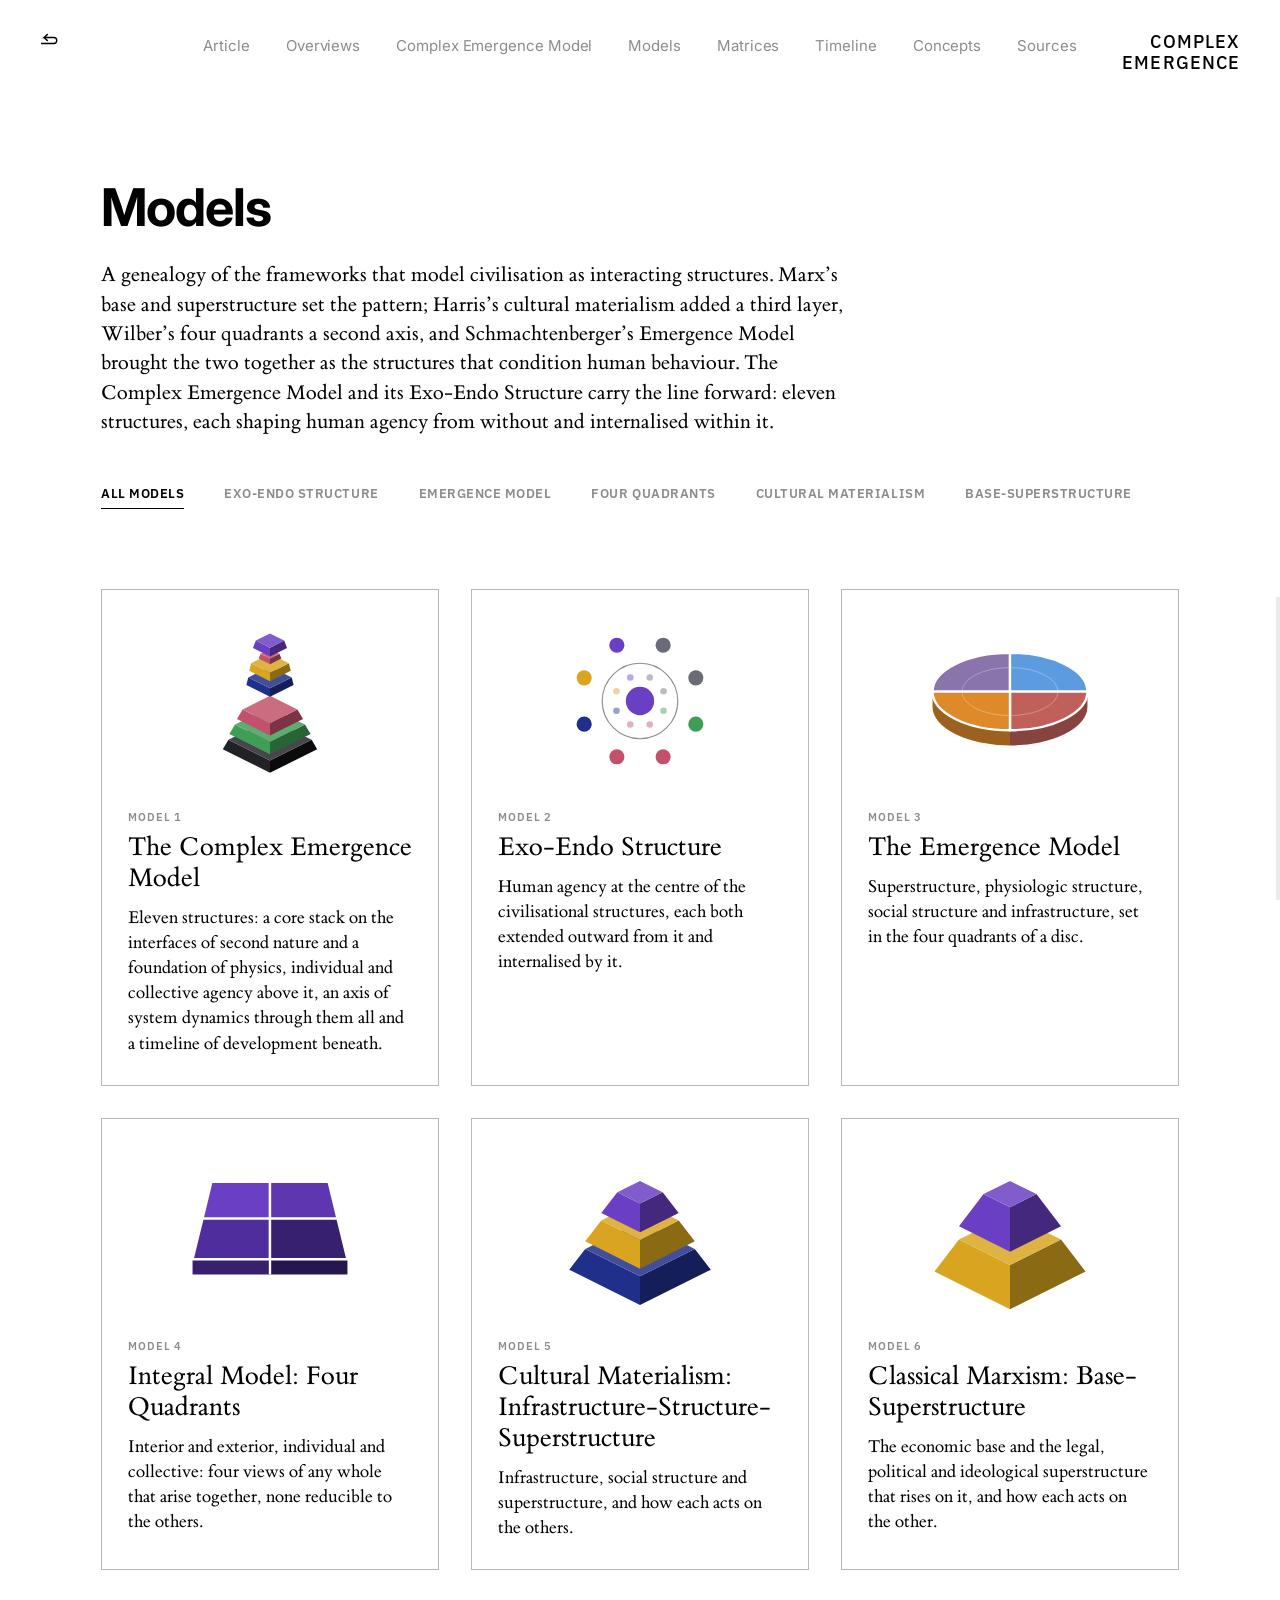
<file: diagram/index.html>
<!DOCTYPE html>
<html lang="en" class="hide-scrollbar">
<head>
  <meta charset="UTF-8">
  <meta name="viewport" content="width=device-width, initial-scale=1.0">
  <meta name="description" content="Models of civilisational structure behind The Complex Emergence Model.">
  <link id="favicon-ico" rel="icon" href="../favicon/favicon-light.ico?v=fa5e3e1c" sizes="any">
  <link id="favicon-32" rel="icon" type="image/png" sizes="32x32" href="../favicon/favicon-32-light.png?v=fa5e3e1c">
  <link id="favicon-192" rel="icon" type="image/png" sizes="192x192" href="../favicon/favicon-192-light.png?v=fa5e3e1c">
  <link id="favicon-apple" rel="apple-touch-icon" href="../favicon/apple-touch-icon-light.png?v=fa5e3e1c">
  <script>
    try {
      var navEntry = performance.getEntriesByType && performance.getEntriesByType('navigation')[0];
      // arriving from another page of this site (its own folder: another site may share the address), or a refresh, or back/forward: fade in
      var fromSite = false;
      try { fromSite = !!document.referrer && (function (r, s) { return r.origin === s.origin && r.pathname.indexOf(s.pathname) === 0; })(new URL(document.referrer), new URL('../', location.href)); } catch (e) {}
      // browsers with cross-document view transitions crossfade between pages
      // themselves; the others fade out and in (and so does a refresh)
      var vt = 'CSSViewTransitionRule' in window;
      if (vt) document.documentElement.classList.add('vt');
      if ((fromSite || (navEntry && navEntry.type !== 'navigate')) && (!vt || (navEntry && navEntry.type === 'reload'))) document.documentElement.classList.add('page-entering');
    } catch (e) {}
    try {
      // no theme chosen yet: follow the system setting
      var sys = window.matchMedia && matchMedia('(prefers-color-scheme: dark)').matches ? 'dark' : 'light';
      var t = localStorage.getItem('ce.theme');
      // a theme chosen with t holds only until the system setting changes
      if (t && localStorage.getItem('ce.themeSystem') !== sys) { t = null; localStorage.removeItem('ce.theme'); }
      t = t || sys;
      if (t === 'dark') document.documentElement.setAttribute('data-theme', t);
      if (localStorage.getItem('ce.blueLinks') !== 'off') document.documentElement.classList.add('colour');  // blue links (c): on by default
      if (localStorage.getItem('ce.headings') !== 'sans') document.documentElement.classList.add('serif-headings');
      // the band colour (b): midnight purple by default, or sepia, midnight blue or black
      var band = localStorage.getItem('ce.bandColour') || 'purple';
      if (band === 'purple' || band === 'midnight' || band === 'black') document.documentElement.classList.add('band-' + band);
    } catch (e) {}
  </script>
  <title>Models — Complex Emergence</title>
  <meta property="og:type" content="website">
  <meta property="og:site_name" content="Complex Emergence">
  <meta property="og:title" content="Models — Complex Emergence">
  <meta property="og:description" content="Models of civilisational structure behind The Complex Emergence Model.">
  <meta property="og:url" content="https://maxramsahoye.github.io/complexemergencemodel.systems/diagram/">
  <meta property="og:image" content="https://maxramsahoye.github.io/complexemergencemodel.systems/preview.png">
  <meta property="og:image:width" content="1200">
  <meta property="og:image:height" content="630">
  <meta property="og:image:alt" content="A wheel of four violet quadrants around a hollow centre, the site’s loading mark">
  <meta name="twitter:card" content="summary_large_image">
  <link rel="preconnect" href="https://fonts.googleapis.com">
  <link rel="preconnect" href="https://fonts.gstatic.com" crossorigin>
  <link href="https://fonts.googleapis.com/css2?family=IBM+Plex+Sans:ital,wght@0,400;0,500;0,600;0,700;1,400&family=Inter:wght@400;500;600;700&display=swap" rel="stylesheet">
  <link href="../assets/site.css?v=75db18a8" rel="stylesheet">
  <style>
    /* the band from the top of the window to just below the intro */
    .diagram-top {
      position: relative;
      z-index: 0;
      margin-bottom: 80px;
    }

    .diagram-top::before {
      content: '';
      position: absolute;
      top: -180px;
      bottom: -80px;
      left: 50%;
      width: 100vw;
      transform: translateX(-50%);
      /* on this page the top section sits on the page's own background */
      background: var(--canvas-bg);
      z-index: -1;
    }

    .site-footer {
      display: none;
    }

    /* with no band, the corner controls and the top menu keep the page's
       own colours whatever the band setting */
    html:not([data-theme]) body.no-band :is(.back-arrow, .theme-toggle, .top-nav, .over-band) {
      --canvas-ink: #000000;
      --muted: #8c8c8c;
      --link-blue: #1a3a9c;
    }

    .diagram-top .page-intro {
      margin-bottom: 0;
    }

    /* the description below the intro, as wide as the text column */
    .diagram-desc {
      max-width: 760px;
      margin: 0;
      font-size: 21px;
      line-height: 1.4;
    }

    @media (max-width: 600px) {
      .diagram-top::before {
        top: -140px;
      }
    }

    /* the site name sits in the top-right corner, as on the Lexicon */
    .site-title,
    body.footer-in-view .site-title {
      position: absolute;
      z-index: 10;
      top: 32px;
      right: 40px;
      left: auto;
      bottom: auto;
      margin: 0;
      text-align: right;
      opacity: 1;
      pointer-events: auto;
    }

    @media (max-width: 960px) {
      .site-title,
      body.footer-in-view .site-title {
        top: 26px;
        right: 24px;
      }
    }

    @media (max-width: 600px) {
      .site-title,
      body.footer-in-view .site-title {
        top: 22px;
      }
    }

    /* the two views: the four major transitions, or all eight revolutions */
    .view-tabs {
      display: flex;
      gap: 40px;
      margin: 48px 0 0;
      font-family: var(--mono-caps);
      font-size: 13px;
      font-weight: 600;
      text-transform: uppercase;
      letter-spacing: 0.04em;
    }

    .tab-group {
      display: flex;
      gap: 28px;
    }

    /* every label on a single line */
    .view-tabs button {
      white-space: nowrap;
    }

    .view-tabs {
      flex-wrap: wrap;
      row-gap: 18px;
    }

    /* in the margin to the left wherever it fits there on single lines
       (elsewhere a row above the page) */
    @media (min-width: 1440px) {
      .view-tabs {
        position: absolute;
        top: 50%;
        left: calc((var(--wide-col) - 100vw) / 2 + 24px);
        font-size: 11px;
        flex-direction: column;
        align-items: flex-start;
        gap: 16px;
        margin: 0;
        transform: translateY(-50%);
      }

      .tab-group {
        flex-direction: column;
        align-items: flex-start;
        gap: 14px;
      }
    }

    /* in the margin, the menu is out of sight until the pointer comes into
       the left fifth of the window (the script sets the classes); it stays
       in view for the keyboard, and wherever there is no pointer to hover */
    @media (hover: hover) {
      body.side-menu .view-tabs {
        opacity: 0;
        transition: opacity 0.35s ease;
      }

      body.side-menu.menu-near .view-tabs,
      body.side-menu .view-tabs:focus-within {
        opacity: 1;
      }
    }

    .view-tabs [data-count],
    .view-tabs [data-show$="-alt"] {
      font-size: 11px;
    }

    /* each alternative view sits indented under its diagram */
    @media (min-width: 1280px) {
      .view-tabs [data-show$="-alt"] {
        margin-left: 14px;
      }
    }

    .view-tabs button[aria-pressed="true"] {
      color: var(--canvas-ink);
      border-bottom-color: currentColor;
    }

    .view-tabs button {
      padding: 0 0 6px;
      border: none;
      border-bottom: 1.5px solid transparent;
      background: none;
      font: inherit;
      letter-spacing: inherit;
      text-transform: inherit;
      color: var(--muted);
      cursor: pointer;
      transition: color 0.2s ease, border-color 0.2s ease;
    }

    .view-tabs button:hover,
    .view-tabs button[aria-selected="true"] {
      color: var(--canvas-ink);
    }

    .view-tabs button[aria-selected="true"] {
      border-bottom-color: currentColor;
    }

    /* the diagram: the transitions run left to right along a time axis; in
       each, the tech stack (infrastructure, at the base) reshapes the
       political economy and, above it, the cultural psychology */
    .diagram-wrap {
      width: var(--wide-col);
      margin-left: calc((100% - var(--wide-col)) / 2);
      overflow-x: auto;
      padding-bottom: 8px;
    }

    .diagram {
      --n: 4;
      display: grid;
      grid-template-columns: 170px repeat(var(--n), minmax(0, 1fr));
      column-gap: 28px;
      min-width: 760px;
      animation: view-in 0.4s ease;
    }

    .diagram.all {
      --n: 8;
      column-gap: 16px;
      min-width: 1300px;
    }

    .diagram:not(.all) > [style*="--c4"] {
      grid-column: var(--c4);
    }

    .diagram.all > [style*="--c8"] {
      grid-column: var(--c8);
    }

    /* all eight: the diagram takes the width of the window */
    @media (min-width: 1280px) {
      .diagram-wrap.all {
        width: calc(100vw - 80px);
        margin-left: calc((100% - 100vw + 80px) / 2);
      }
    }

    .diagram:not(.all) [data-minor] {
      display: none;
    }


    /* the views: the stack (default), or the table (Alternative View) */
    .stack-view,
    .diagram-wrap,
    .diagram-note,
    .structures-view,
    .structures-alt,
    .marx-view,
    .marx-alt,
    .integral-view,
    .emergence-view,
    .complex-view,
    .exoendo-view {
      display: none;
    }

    /* each diagram, with its table below it */
    body[data-show="stack-main"] .stack-view,
    body[data-show="stack-main"] .diagram-wrap,
    body[data-show="stack-main"] .diagram-note,
    body[data-show="structures-main"] .structures-view,
    body[data-show="structures-main"] .structures-alt,
    body[data-show="marx-main"] .marx-view,
    body[data-show="marx-main"] .marx-alt,
    body[data-show="integral-main"] .integral-view,
    body[data-show="emergence-main"] .emergence-view,
    body[data-show="complex-main"] .complex-view,
    body[data-show="exoendo-main"] .exoendo-view {
      display: block;
    }

    body[data-show="structures-main"] .structures-alt,
    body[data-show="marx-main"] .marx-alt {
      margin-top: 120px;
    }

    /* All Diagrams: a card for each diagram, with a small drawing of it */
    .overview-view {
      display: none;
      width: var(--wide-col);
      margin: 0 0 160px calc((100% - var(--wide-col)) / 2);
    }

    body[data-show="overview-main"] .overview-view {
      display: block;
    }

    body[data-show="overview-main"] .view-tabs [aria-label="Transitions shown"] {
      display: none;
    }

    .ov-grid {
      display: grid;
      grid-template-columns: repeat(3, minmax(0, 1fr));
      gap: 32px;
      animation: view-in 0.4s ease;
    }

    .ov-card {
      display: flex;
      flex-direction: column;
      padding: 26px 26px 28px;
      border: 1.5px solid color-mix(in srgb, currentColor 28%, transparent);
      background: none;
      font: inherit;
      color: inherit;
      text-align: left;
      cursor: pointer;
      transition: background-color 0.2s ease, border-color 0.2s ease;
    }

    /* a card that leads to a page of its own */
    a.ov-card {
      text-decoration: none;
    }

    .view-tabs .tab-group[hidden] {
      display: none !important;
    }

    .ov-card:hover,
    .ov-card:focus-visible {
      border-color: var(--link-blue);
      background: color-mix(in srgb, var(--link-blue) 8%, transparent);
      outline: none;
    }

    .ov-thumb {
      display: block;
      width: 100%;
      height: 170px;
      margin-bottom: 24px;
      --top: color-mix(in srgb, var(--band-bg) 72%, var(--canvas-bg));
      --left: color-mix(in srgb, var(--band-bg) 88%, var(--canvas-bg));
      --right: var(--band-bg);
    }

    .ov-thumb .t { fill: var(--top); }
    .ov-thumb .l { fill: var(--left); }
    .ov-thumb .r { fill: var(--right); }
    .ov-thumb .m { fill: color-mix(in srgb, var(--top) 50%, var(--left)); }

    /* the four quadrants' shades, for the 2.5D cards */
    .ov-thumb {
      --q1: var(--top);
      --q2: color-mix(in srgb, var(--top) 50%, var(--left));
      --q3: var(--left);
      --q4: var(--right);
    }

    .ov-thumb .ln {
      fill: none;
      stroke: color-mix(in srgb, currentColor 55%, transparent);
      stroke-width: 1.4;
      stroke-linecap: round;
      stroke-linejoin: round;
    }

    .ov-thumb .bx {
      fill: none;
      stroke: color-mix(in srgb, currentColor 40%, transparent);
      stroke-width: 1.4;
    }

    .ov-thumb .bx.on {
      stroke: var(--link-blue);
      fill: color-mix(in srgb, var(--link-blue) 10%, transparent);
    }

    .ov-kicker {
      margin: 0 0 8px;
      font-family: var(--mono-caps);
      font-size: 11px;
      font-weight: 600;
      letter-spacing: 0.08em;
      text-transform: uppercase;
      color: var(--muted);
    }

    .ov-title {
      margin: 0 0 12px;
      font-family: var(--serif);
      font-size: 27px;
      font-weight: 400;
      line-height: 1.15;
    }

    .ov-desc {
      margin: 0;
      font-size: 18px;
      line-height: 1.4;
    }

    @media (max-width: 1180px) {
      .overview-view {
        width: auto;
        margin-left: 0;
      }
    }

    @media (max-width: 1000px) {
      .ov-grid {
        grid-template-columns: repeat(2, minmax(0, 1fr));
      }
    }

    @media (max-width: 640px) {
      .ov-grid {
        grid-template-columns: 1fr;
      }
    }

    /* The Selection Process: Dafoe on selectionism beneath the description,
       then for each revolution its variation, selection and proliferation */
    .diagram-quote {
      display: none;
      max-width: 760px;
      margin: 60px 0 48px;
      padding: 0 0 0 26px;
      border-left: 1.5px solid color-mix(in srgb, currentColor 28%, transparent);
    }

    body[data-show="selection-main"] .diagram-quote {
      display: block;
    }

    .diagram-quote p {
      margin: 0;
      font-size: 21px;
      font-style: italic;
      line-height: 1.45;
    }

    .diagram-quote cite {
      display: block;
      margin-top: 18px;
      font-family: var(--mono-caps);
      font-size: 11px;
      font-style: normal;
      letter-spacing: 0.08em;
      text-transform: uppercase;
      color: var(--muted);
    }

    .diagram-quote cite a {
      color: inherit;
    }

    .selection-view {
      display: none;
      width: var(--wide-col);
      margin: 0 0 160px calc((100% - var(--wide-col)) / 2);
    }

    body[data-show="selection-main"] .selection-view {
      display: block;
    }

    .diagram-sel {
      display: grid;
      grid-template-columns: 210px minmax(0, 1fr) minmax(0, 1fr) minmax(0, 1fr);
      column-gap: 40px;
      row-gap: 30px;
      animation: view-in 0.4s ease;
    }

    .sel-col {
      margin: 0 0 -8px;
      font-family: var(--mono-caps);
      font-size: 13px;
      font-weight: 600;
      letter-spacing: 0.08em;
      text-transform: uppercase;
      color: var(--muted);
    }

    .sel-box {
      position: relative;
      padding: 20px 22px;
      border: 1.5px solid color-mix(in srgb, currentColor 28%, transparent);
    }

    .sel-box.now {
      border-style: dashed;
    }

    .sel-box.d-opens {
      transition: background-color 0.2s ease, border-color 0.2s ease;
    }

    .sel-box.d-opens:hover,
    .sel-box.d-opens.row-hover,
    .sel-box.d-opens:focus-visible {
      background: color-mix(in srgb, currentColor 6%, transparent);
      outline: none;
    }

    .sel-box.d-opens.open {
      border-color: var(--link-blue);
      background: color-mix(in srgb, var(--link-blue) 8%, transparent);
    }

    .d-more-seq .d-more-box {
      margin-top: 72px;
    }

    .d-more-seq .d-more-body {
      grid-template-columns: 1fr;
    }

    /* in The Sequences and The Selection, the material sits centred in its
       box, with the close button in the box's corner */
    /* half as much space above and below the material as either side */
    :is(.d-more-seq, .d-more-sel, .d-more-stg) .d-more-box {
      position: relative;
      padding: max(36px, calc((100% - 760px) / 4)) max(36px, calc((100% - 760px) / 2));
    }

    :is(.d-more-seq, .d-more-sel, .d-more-stg) .d-more-head {
      position: static;
    }

    :is(.d-more-seq, .d-more-sel, .d-more-stg) .d-more-box .d-more-close {
      top: 28px;
      right: 30px;
    }

    :is(.d-more-seq, .d-more-sel, .d-more-stg) .d-more-link {
      margin-bottom: 0;
    }

    .d-more-pair {
      margin-bottom: 8px !important;
      font-family: var(--serif);
      font-size: 25px !important;
      line-height: 1.25 !important;
    }

    .d-more-sel .d-more-box {
      margin-top: 72px;
    }

    .d-more-sel .d-more-body {
      grid-template-columns: 1fr;
    }

    .d-more-sel .d-more-sec p {
      max-width: 760px;
    }

    .sel-box p {
      margin: 0;
      font-size: 18px;
      line-height: 1.4;
    }

    .sel-box.now p {
      font-style: italic;
    }

    /* each stage leads to the next */
    .sel-box.lead::after {
      content: '';
      position: absolute;
      left: 100%;
      top: 50%;
      width: 40px;
      height: 12px;
      margin-left: 1.5px;
      transform: translateY(-50%);
      background: color-mix(in srgb, currentColor 55%, transparent);
      -webkit-mask: url("data:image/svg+xml,%3Csvg xmlns='http://www.w3.org/2000/svg' viewBox='0 0 20 12' fill='none' stroke='black' stroke-width='1.2' stroke-linecap='round' stroke-linejoin='round'%3E%3Cpath d='M1 6H19M14 1.5L19 6L14 10.5'/%3E%3C/svg%3E") center / 20px 12px no-repeat;
      mask: url("data:image/svg+xml,%3Csvg xmlns='http://www.w3.org/2000/svg' viewBox='0 0 20 12' fill='none' stroke='black' stroke-width='1.2' stroke-linecap='round' stroke-linejoin='round'%3E%3Cpath d='M1 6H19M14 1.5L19 6L14 10.5'/%3E%3C/svg%3E") center / 20px 12px no-repeat;
    }

    .diagram-sel .v-head.first::before {
      top: 0;
    }

    @media (max-width: 1180px) {
      .selection-view {
        width: auto;
        margin-left: 0;
      }
    }

    @media (max-width: 900px) {
      .diagram-sel {
        grid-template-columns: 1fr;
      }

      .diagram-sel > * {
        grid-row: auto !important;
        grid-column: auto !important;
      }

      .diagram-sel .v-head::before {
        display: none;
      }
    }

    /* The Stages: the stages of cultural worldview on a spiral, from the
       forager band at its centre outwards, each opening below */
    .stages-view {
      display: none;
      width: var(--wide-col);
      margin: 0 0 160px calc((100% - var(--wide-col)) / 2);
    }

    body[data-show="stages-main"] .stages-view {
      display: block;
    }

    /* the stages have no count of transitions */
    body[data-show="stages-main"] .view-tabs [aria-label="Transitions shown"] {
      display: none;
    }

    /* the spiral in the middle; the stages, with their forms, in a column
       either side, each joined to its point on the spiral by a thin line */
    /* each stage's selection in its own colour, a little deeper for text */
    .stg-fig {
      --sc: var(--link-blue);
    }

    .stg-label {
      --sc-ink: color-mix(in srgb, var(--sc) 82%, #000000);
    }

    .stg-fig {
      position: relative;
      display: grid;
      grid-template-columns: minmax(250px, 1fr) minmax(240px, 405px) minmax(250px, 1fr);
      align-items: start;
    }

    .stg-col {
      position: relative;
      align-self: stretch;
    }

    .stg-box {
      position: relative;
    }

    .stg-svg,
    .stg-leads {
      position: absolute;
      inset: 0;
      width: 100%;
      height: 100%;
      overflow: visible;
      pointer-events: none;
    }

    /* the helix rises from the bottom; its far side passes behind each
       stage's disc, fainter, and its near side in front */
    .stg-back,
    .stg-front {
      animation: stg-rise 2s cubic-bezier(0.45, 0, 0.3, 1) 1.4s both;
    }

    /* the discs slide in one by one from the bottom, as the stack's slabs
       do, then float gently; the chosen stage's rises a little */
    .stg-slab {
      animation: stg-slab-in 1s cubic-bezier(0.22, 1, 0.36, 1) var(--sd) both;
    }

    .stg-bob {
      animation: stg-bob 7s ease-in-out calc(1.8s + var(--sb)) infinite;
    }

    .stg-lift {
      transition: transform 0.5s cubic-bezier(0.22, 1, 0.36, 1);
    }

    .stg-slab.on .stg-lift {
      transform: translateY(-14px);
    }

    @keyframes stg-slab-in {
      from { transform: translate(var(--sx), -130px); opacity: 0; }
      to { transform: none; opacity: 1; }
    }

    @keyframes stg-bob {
      0%, 100% { transform: translateY(0); }
      25% { transform: translateY(-3.5px); }
      75% { transform: translateY(3.5px); }
    }

    @media (prefers-reduced-motion: reduce) {
      .stg-slab,
      .stg-bob {
        animation: none;
      }
    }

    .stg-back,
    .stg-front {
      fill: none;
      stroke-linecap: round;
    }

    .stg-back {
      stroke: color-mix(in srgb, currentColor 18%, transparent);
      stroke-width: 1.2;
    }

    .stg-front {
      stroke: color-mix(in srgb, currentColor 55%, transparent);
      stroke-width: 1.6;
    }

    /* each stage a disc, like a slab of the stack: its top, and its side
       shaded from left to right; the chosen stage's turns the blue accent */
    /* each stage in its colour of the Integral and Spiral Dynamics
       stages, shaded as the stack's slabs are: a lighter top, and its side
       from the colour itself to a darker shade; the chosen stage's top
       brightens as it rises */
    .stg-slab {
      --s-top: color-mix(in srgb, var(--c) 82%, #ffffff);
      --s-left: var(--c);
      --s-right: color-mix(in srgb, var(--c) 62%, #000000);
    }

    .stg-slab.on {
      --s-top: color-mix(in srgb, var(--c) 58%, #ffffff);
      --s-left: color-mix(in srgb, var(--c) 85%, #ffffff);
    }

    .stg-slab .stg-top {
      fill: var(--s-top);
      transition: fill 0.3s ease;
    }

    .stg-slab stop:first-child {
      stop-color: var(--s-left);
      transition: stop-color 0.3s ease;
    }

    .stg-slab stop:last-child {
      stop-color: var(--s-right);
      transition: stop-color 0.3s ease;
    }

    @keyframes stg-rise {
      from { clip-path: inset(100% -10% -10% -10%); opacity: 0; }
      6% { opacity: 1; }
      to { clip-path: inset(-10% -10% -10% -10%); opacity: 1; }
    }

    .stg-tip {
      fill: none;
      stroke: color-mix(in srgb, currentColor 40%, transparent);
      stroke-width: 1.5;
      stroke-linecap: round;
      stroke-linejoin: round;
      animation: stg-fade 0.4s ease 2.3s both;
    }

    .stg-leads {
      animation: stg-fade 0.6s ease 3.3s both;
    }

    .stg-leads line {
      stroke: color-mix(in srgb, currentColor 22%, transparent);
      stroke-width: 1;
      stroke-dasharray: 2 4;
      transition: stroke 0.2s ease;
    }

    .stg-leads line.on {
      stroke: var(--sc);
      stroke-dasharray: none;
    }

    @keyframes stg-fade {
      from { opacity: 0; }
      to { opacity: 1; }
    }

    .stg-dot {
      position: absolute;
      width: 18px;
      height: 18px;
      margin: -9px 0 0 -9px;
      border: 1.5px solid currentColor;
      border-radius: 50%;
      background: var(--canvas-bg);
      animation: stg-fade 0.5s ease both;
      transition: background-color 0.2s ease, border-color 0.2s ease;
    }

    .stg-dot.hover {
      border-color: var(--sc);
    }

    .stg-dot.on {
      border-color: var(--sc);
      background: var(--sc);
    }

    .stg-label {
      position: absolute;
      width: 100%;
      animation: stg-fade 0.5s ease both;
    }

    /* on the left, the names sit against the line to the helix, and the
       forms below them are listed from the left as they are on the right */
    .stg-col.left .stg-label {
      right: 0;
      width: max-content;
      max-width: 100%;
      padding-right: 36px;
      text-align: right;
    }

    .stg-col.left .stg-sub {
      text-align: left;
    }

    .stg-col.right .stg-label {
      left: 0;
      padding-left: 36px;
    }

    /* a stage's point and disc open it too */
    .stg-dot,
    .stg-slab {
      cursor: pointer;
    }

    .stg-slab {
      pointer-events: auto;
    }

    /* nothing to choose until the run through the stages has played */
    .stg-fig:not(.ready) :is(.stg-label, .stg-dot, .stg-slab) {
      pointer-events: none;
    }

    .stg-open {
      display: block;
      cursor: pointer;
      transition: color 0.2s ease;
    }

    .stg-name {
      font-family: var(--serif);
      font-size: 25px;
      line-height: 1.15;
    }

    /* a stage's other name, above its name, opening the same account */
    .stg-aka {
      margin-bottom: 2px;
      font-family: var(--serif);
      font-size: 17px;
      font-style: italic;
      line-height: 1.2;
      color: var(--muted);
    }

    .stg-sub {
      margin-top: 6px;
      font-size: 17px;
      line-height: 1.3;
    }

    .stg-sub::before {
      content: '\25CB';
      font-size: 0.7em;
      vertical-align: 0.12em;
    }

    .stg-sub::before {
      margin-right: 8px;
    }

    .stg-who {
      color: var(--muted);
    }

    .stg-open:hover,
    .stg-name.hover,
    .stg-open:focus-visible,
    .stg-open.open,
    .stg-open.open .stg-who {
      color: var(--sc-ink);
      outline: none;
    }

    /* narrower screens: the stages as a list, in order, without the spiral */
    @media (max-width: 1000px) {
      .stg-fig {
        display: flex;
        flex-direction: column;
        height: auto !important;
      }

      .stg-col {
        display: contents;
      }

      .stg-box {
        display: none;
      }

      .stg-label,
      .stg-col.left .stg-label,
      .stg-col.right .stg-label {
        position: relative;
        top: auto !important;
        margin: 0 0 28px;
        padding: 0 0 0 34px;
        text-align: left;
      }

      .stg-label::before {
        content: '';
        position: absolute;
        left: 0;
        top: 5px;
        width: 18px;
        height: 18px;
        box-sizing: border-box;
        border: 1.5px solid currentColor;
        border-radius: 50%;
      }

      .stg-label:has(> .stg-open.open)::before {
        border-color: var(--sc);
        background: var(--sc);
      }

    }

    .d-more-stg .d-more-box {
      margin-top: 72px;
    }

    .d-more-stg .d-more-body {
      grid-template-columns: 1fr;
    }

    /* in The Stages, the same space either side of the material as above
       and below it */
    .d-more-stg .d-more-box {
      padding: max(36px, calc((100% - 760px) / 4));
    }

    .d-more-stg .d-more-sec p,
    .d-more-stg .d-more-wide {
      max-width: none;
    }

    @media (max-width: 1180px) {
      .stages-view {
        width: auto;
        margin-left: 0;
      }
    }

    /* The Sequences: the revolutions down the side, and for each the
       constraints it lifted and the affordances it opened */
    .sequences-view {
      display: none;
      width: var(--wide-col);
      margin: 0 0 160px calc((100% - var(--wide-col)) / 2);
    }

    body[data-show="sequences-main"] .sequences-view {
      display: block;
    }

    .diagram-seq {
      display: grid;
      grid-template-columns: 210px minmax(0, 1fr) minmax(0, 1fr);
      column-gap: 28px;
      row-gap: 30px;
      animation: view-in 0.4s ease;
    }

    .seq-pair {
      padding: 22px 24px 24px;
      border: 1.5px solid color-mix(in srgb, currentColor 28%, transparent);
      cursor: pointer;
      transition: background-color 0.2s ease, border-color 0.2s ease;
    }

    .seq-pair:hover,
    .seq-pair.row-hover,
    .seq-pair:focus-visible {
      background: color-mix(in srgb, currentColor 6%, transparent);
      outline: none;
    }

    /* turned: the affordance, in the selected blue */
    .seq-pair.open {
      border-color: var(--link-blue);
      background: color-mix(in srgb, var(--link-blue) 8%, transparent);
    }

    /* the timeline begins level with the top of the first row's boxes */
    .diagram-seq .v-head.first::before {
      top: 0;
    }

    .seq-pair.now {
      border-style: dashed;
    }

    .seq-move {
      display: grid;
      grid-template-columns: minmax(0, 1fr) 24px minmax(0, 1fr);
      align-items: start;
      column-gap: 14px;
    }

    .seq-label {
      display: block;
      margin-bottom: 6px;
      font-family: var(--mono-caps);
      font-size: 11px;
      font-weight: 600;
      letter-spacing: 0.08em;
      text-transform: uppercase;
      color: var(--muted);
    }

    .seq-name {
      display: block;
      font-family: var(--serif);
      font-size: 22px;
      line-height: 1.2;
    }

    /* first the constraint stands out; once turned, the arrow and the
       affordance do, and the constraint falls back */
    .seq-name,
    .seq-arrow,
    .seq-move .seq-label {
      transition: color 0.4s ease, opacity 0.4s ease;
    }

    .seq-name.seq-to,
    .seq-pair:not(.open) .seq-move .seq-label:nth-child(3) {
      color: var(--muted);
    }

    .seq-pair:not(.open) .seq-arrow {
      opacity: 0.3;
    }

    .seq-pair.open .seq-name.seq-from {
      color: var(--muted);
    }

    .seq-pair.open .seq-name.seq-to {
      color: var(--canvas-ink);
    }

    .seq-pair.open .seq-move .seq-label:first-child {
      opacity: 0.6;
    }

    .seq-arrow {
      width: 22px;
      height: 14px;
      margin-top: 7px;
      fill: none;
      stroke: currentColor;
      stroke-width: 1.2;
      stroke-linecap: round;
      stroke-linejoin: round;
    }

    .seq-desc {
      margin: 18px 0 0;
      font-size: 18px;
      line-height: 1.4;
    }

    @media (max-width: 1180px) {
      .sequences-view {
        width: auto;
        margin-left: 0;
      }
    }

    @media (max-width: 900px) {
      .diagram-seq {
        grid-template-columns: 1fr;
      }

      .diagram-seq > * {
        grid-row: auto !important;
        grid-column: auto !important;
      }

      .diagram-seq .v-head::before {
        display: none;
      }
    }

    /* the stack's table: the timeline down the side (default) or along the
       top, toggled just above it */
    .d-orient,
    .diagram-v-wrap,
    body:not([data-show="stack-main"]) .d-more-stack {
      display: none;
    }

    body[data-show="stack-main"] .d-orient {
      display: flex;
    }

    body[data-show="stack-main"].axis-v .diagram-wrap {
      display: none;
    }

    body[data-show="stack-main"].axis-v .diagram-v-wrap {
      display: block;
    }

    .d-orient {
      justify-content: flex-end;
      align-items: baseline;
      gap: 22px;
      width: var(--wide-col);
      margin: 120px 0 64px calc((100% - var(--wide-col)) / 2);
      font-family: var(--mono-caps);
      font-size: 11px;
      font-weight: 600;
      letter-spacing: 0.08em;
      text-transform: uppercase;
    }

    .d-orient-label {
      color: var(--muted);
      font-weight: 400;
    }

    .d-orient button {
      padding: 0 0 5px;
      border: none;
      border-bottom: 1.5px solid transparent;
      background: none;
      font: inherit;
      letter-spacing: inherit;
      text-transform: inherit;
      color: var(--muted);
      cursor: pointer;
      transition: color 0.2s ease, border-color 0.2s ease;
    }

    .d-orient button:hover,
    .d-orient button[aria-pressed="true"] {
      color: var(--canvas-ink);
    }

    .d-orient button[aria-pressed="true"] {
      border-bottom-color: currentColor;
    }

    .diagram-v-wrap {
      width: var(--wide-col);
      margin-left: calc((100% - var(--wide-col)) / 2);
      overflow-x: auto;
      padding-bottom: 8px;
    }

    .diagram-v {
      display: grid;
      grid-template-columns: 210px minmax(0, 1fr) 40px minmax(0, 1fr) 40px minmax(0, 1fr);
      row-gap: 30px;
      min-width: 760px;
      animation: view-in 0.4s ease;
    }

    .v-label {
      grid-row: 1;
      display: flex;
      flex-direction: column;
      justify-content: flex-end;
      padding: 0 0 18px;
      color: inherit;
      text-decoration: none;
    }

    .v-label:hover .d-label-name {
      text-decoration: underline;
      text-underline-offset: 3px;
    }

    /* the time axis: a line down through a dot per transition */
    .v-head {
      position: relative;
      grid-column: 1;
      display: flex;
      flex-direction: column;
      justify-content: center;
      padding: 0 20px 0 28px;
      color: inherit;
      text-decoration: none;
    }

    .v-head::before {
      content: '';
      position: absolute;
      left: 4px;
      top: 0;
      bottom: -30px;
      width: 1.5px;
      background: color-mix(in srgb, currentColor 35%, transparent);
    }

    .v-head.first::before {
      top: 50%;
    }

    /* the line stops at the foot of the last row, so nothing spills out of
       the table to give it a scrollbar of its own */
    .v-head.last::before {
      bottom: 0;
    }

    .v-head .d-dot {
      top: calc(50% - 5px);
    }

    .v-head .d-name {
      font-size: 22px;
    }

    .v-head:hover .d-dot,
    .v-head.now .d-dot {
      background: var(--canvas-ink);
    }

    .v-head:hover .d-name {
      text-decoration: underline;
      text-decoration-thickness: 1.5px;
      text-underline-offset: 4px;
    }

    .v-head.open .d-dot {
      background: var(--link-blue);
      border-color: var(--link-blue);
    }

    .v-head.open .d-name {
      color: var(--link-blue);
    }

    .diagram-v .d-cell {
      min-height: 84px;
    }

    .diagram-v.all .d-cell {
      min-height: 64px;
      padding: 12px 16px;
      font-size: 16px;
    }

    /* two kinds of arrow: the open, notched darts carry each layer's
       influence on the next; the thin line arrows carry each layer on from
       one transition to the next */
    .diagram .d-cell,
    .diagram-v .d-cell {
      position: relative;
    }

    .diagram .d-cell:not(.now)::after,
    .diagram-v .d-cell:not(.now)::after {
      content: '';
      position: absolute;
      pointer-events: none;
      background: color-mix(in srgb, currentColor 55%, transparent);
      -webkit-mask: var(--time-arrow) center / contain no-repeat;
      mask: var(--time-arrow) center / contain no-repeat;
    }

    .diagram .d-cell:not(.now)::after {
      --time-arrow: url("data:image/svg+xml,%3Csvg xmlns='http://www.w3.org/2000/svg' viewBox='0 0 20 12' fill='none' stroke='black' stroke-width='1.2' stroke-linecap='round' stroke-linejoin='round'%3E%3Cpath d='M1 6H19M14 1.5L19 6L14 10.5'/%3E%3C/svg%3E");
      left: 100%;
      top: 50%;
      width: 28px;
      height: 12px;
      margin-left: 1.5px;
      transform: translateY(-50%);
      -webkit-mask-size: 20px 12px;
      mask-size: 20px 12px;
    }

    .diagram.all .d-cell:not(.now)::after {
      width: 16px;
      -webkit-mask-size: 13px 8px;
      mask-size: 13px 8px;
    }

    .diagram-v .d-cell:not(.now)::after {
      --time-arrow: url("data:image/svg+xml,%3Csvg xmlns='http://www.w3.org/2000/svg' viewBox='0 0 12 20' fill='none' stroke='black' stroke-width='1.2' stroke-linecap='round' stroke-linejoin='round'%3E%3Cpath d='M6 1V19M1.5 14L6 19L10.5 14'/%3E%3C/svg%3E");
      top: 100%;
      left: 50%;
      width: 12px;
      height: 30px;
      margin-top: 1.5px;
      transform: translateX(-50%);
      -webkit-mask-size: 12px 20px;
      mask-size: 12px 20px;
    }

    .v-arrow {
      display: flex;
      align-items: center;
      justify-content: center;
    }

    .v-arrow svg {
      width: 22px;
      height: 22px;
      fill: none;
      stroke: currentColor;
      stroke-width: 1;
      stroke-linejoin: round;
      transform: rotate(90deg);
    }

    .diagram-note {
      padding-bottom: 120px;
    }

    /* the tables' parts open up into fuller material */
    .d-opens {
      cursor: pointer;
      transition: background-color 0.2s ease, border-color 0.2s ease;
    }

    .d-cell.d-opens:hover,
    .d-cell.d-opens:focus-visible,
    .sa-cell.d-opens:hover,
    .sa-cell.d-opens:focus-visible {
      background: color-mix(in srgb, currentColor 6%, transparent);
      outline: none;
    }

    .d-cell.d-opens.open {
      border-color: var(--link-blue);
      background: color-mix(in srgb, var(--link-blue) 8%, transparent);
    }

    .d-head.open .d-dot {
      background: var(--link-blue);
      border-color: var(--link-blue);
    }

    .d-head.open .d-name {
      color: var(--link-blue);
    }

    .sa-cell {
      margin: -8px -10px;
      padding: 8px 10px;
    }

    .sa-cell.d-opens.open {
      background: color-mix(in srgb, var(--link-blue) 8%, transparent);
      box-shadow: inset 0 0 0 1.5px var(--link-blue);
    }

    .d-more {
      display: grid;
      grid-template-rows: 0fr;
      transition: grid-template-rows 0.4s cubic-bezier(0.22, 1, 0.36, 1);
    }

    .d-more.show {
      grid-template-rows: 1fr;
    }

    .d-more-inner {
      overflow: hidden;
      min-height: 0;
    }

    .d-more-stack .d-more-box {
      margin-top: 72px;
    }

    .d-more-stack {
      margin-bottom: 120px;
      width: var(--wide-col);
      margin-left: calc((100% - var(--wide-col)) / 2);
    }

    .sa-layer > .d-more {
      grid-column: 1 / -1;
    }

    .d-more.show .d-more-inner > * {
      animation: view-in 0.4s ease;
    }

    .d-more-head {
      position: relative;
      margin-top: 56px;
      padding-top: 52px;
      border-top: 1.5px solid var(--link-blue);
    }

    /* an opened section is a box in the same blue as the small box
       selected above it */
    .sa-rel-btn {
      padding: 4px 6px 6px;
      border: none;
      border-bottom: 1.5px solid transparent;
      background: none;
      font: inherit;
      letter-spacing: inherit;
      text-transform: inherit;
      color: inherit;
      cursor: pointer;
      transition: color 0.2s ease, border-color 0.2s ease;
    }

    .sa-rel-btn:hover,
    .sa-rel-btn:focus-visible {
      color: var(--canvas-ink);
      border-bottom-color: currentColor;
      outline: none;
    }

    .sa-rel-btn.open {
      color: var(--link-blue);
      border-bottom-color: currentColor;
    }

    .sa-rel .d-more-box {
      margin-top: 32px;
    }

    .d-more-box {
      margin-top: 40px;
      padding: 34px 36px 26px;
      background: color-mix(in srgb, var(--link-blue) 8%, transparent);
      box-shadow: inset 0 0 0 1.5px var(--link-blue);
    }

    .d-more-box .d-more-head {
      margin-top: 0;
      padding-top: 0;
      border-top: none;
    }

    .d-more-box .d-more-close {
      top: -6px;
    }

    .d-more-kicker {
      margin: 0 0 8px;
      font-family: var(--mono-caps);
      font-size: 11px;
      letter-spacing: 0.08em;
      text-transform: uppercase;
      color: var(--muted);
    }

    .d-more-title {
      margin: 0 0 4px;
      font-family: var(--serif);
      font-weight: 400;
      font-size: 28px;
      line-height: 1.2;
    }

    .d-more-close {
      position: absolute;
      top: 18px;
      right: 0;
      padding: 4px 8px;
      border: none;
      background: none;
      font: inherit;
      font-size: 26px;
      line-height: 1;
      color: var(--muted);
      cursor: pointer;
    }

    .d-more-close:hover {
      color: var(--canvas-ink);
    }

    .d-more-body {
      display: grid;
      grid-template-columns: repeat(auto-fit, minmax(280px, 1fr));
      gap: 8px 48px;
      max-width: 1000px;
    }

    .d-more-sec h4 {
      margin: 40px 0 12px;
      font-family: var(--mono-caps);
      font-size: 14px;
      font-weight: 600;
      letter-spacing: 0.08em;
      text-transform: uppercase;
      color: var(--muted);
    }

    .d-more-sec p {
      margin: 0;
      font-size: 21px;
      line-height: 1.4;
    }

    .d-more-wide {
      grid-column: 1 / -1;
      max-width: 760px;
      padding-top: 16px;
    }

    .d-more-link {
      display: inline-block;
      margin: 34px 0 8px;
      font-family: var(--sans);
      font-size: 14px;
      color: inherit;
    }

    .d-more-link:hover {
      color: var(--link-blue);
    }

    .stack-view,
    .structures-view,
    .structures-alt,
    .marx-view,
    .marx-alt,
    .integral-view,
    .emergence-view,
    .complex-view,
    .exoendo-view {
      animation: view-in 0.4s ease;
    }

    /* how many transitions both views show */
    .count-toggle {
      display: flex;
      gap: 28px;
      width: var(--wide-col);
      margin: 0 0 56px calc((100% - var(--wide-col)) / 2);
      font-family: var(--mono-caps);
      font-size: 11px;
      font-weight: 600;
      text-transform: uppercase;
      letter-spacing: 0.08em;
    }

    .count-toggle button {
      padding: 0 0 5px;
      border: none;
      border-bottom: 1.5px solid transparent;
      background: none;
      font: inherit;
      letter-spacing: inherit;
      text-transform: inherit;
      color: var(--muted);
      cursor: pointer;
      transition: color 0.2s ease, border-color 0.2s ease;
    }

    .count-toggle button:hover,
    .count-toggle button[aria-pressed="true"] {
      color: var(--canvas-ink);
    }

    .count-toggle button[aria-pressed="true"] {
      border-bottom-color: currentColor;
    }

    /* the civilisational tech stack: the loading screen's stack, a slab per
       revolution, the oldest at the base */
    .stack-view {
      width: var(--wide-col);
      margin-left: calc((100% - var(--wide-col)) / 2);
    }

    .stack-title {
      margin: 0 0 8px;
      font-family: var(--serif);
      font-weight: 600;
      font-size: 30px;
      line-height: 1.2;
    }

    .stack-layout {
      display: grid;
      grid-template-columns: minmax(0, 1.15fr) minmax(0, 1fr);
      column-gap: 56px;
      align-items: center;
    }

    .stack-scene {
      position: relative;
      height: 600px;
      pointer-events: none;
      display: flex;
      align-items: center;
      justify-content: center;
    }

    .st-stack {
      position: relative;
      width: 0;
      height: 0;
      /* the script lines the stack's middle up with the text column's */
      transform: translateY(calc(var(--lift, 90px) + var(--align, 0px))) rotateX(58deg) rotateZ(45deg);
      transform-style: preserve-3d;
      /* in the light theme, the slabs take the band's colour */
      --top: color-mix(in srgb, var(--band-bg) 72%, var(--canvas-bg));
      --left: color-mix(in srgb, var(--band-bg) 88%, var(--canvas-bg));
      --right: var(--band-bg);
    }

    /* a little darker than the sepia band, a little lighter than the blue */
    html:not(.band-purple):not(.band-midnight):not(.band-black):not([data-theme="dark"]) :is(.st-stack, .ov-thumb, .quad-grid, .em-fig) {
      --top: color-mix(in srgb, var(--band-bg), var(--canvas-ink) 8%);
      --left: color-mix(in srgb, var(--band-bg), var(--canvas-ink) 16%);
      --right: color-mix(in srgb, var(--band-bg), var(--canvas-ink) 24%);
    }

    html.band-purple:not([data-theme="dark"]) :is(.st-stack, .ov-thumb, .quad-grid, .em-fig) {
      /* lighter shades of the band's own purple */
      --top: #5b3f99;
      --left: #432c7a;
      --right: #2f1d5c;
    }

    html.band-midnight:not([data-theme="dark"]) :is(.st-stack, .ov-thumb, .quad-grid, .em-fig) {
      /* lighter shades of the band's own blue, rather than mixes with
         white, which turn grey */
      --top: #3d4b94;
      --left: #2a3674;
      --right: #1a2455;
    }

    /* in the dark theme, the slabs are the purple of its bands */
    html[data-theme="dark"] :is(.st-stack, .ov-thumb, .quad-grid, .em-fig) {
      --top: #5b3f99;
      --left: #432c7a;
      --right: #2f1d5c;
    }

    .st-block {
      position: absolute;
      left: 0;
      top: 0;
      width: var(--w);
      height: var(--d);
      transform-style: preserve-3d;
      transform: translate3d(var(--x), var(--y), calc(var(--z) + var(--float)));
      transition: transform 0.35s cubic-bezier(0.22, 1, 0.36, 1);
      cursor: pointer;
      pointer-events: auto;
    }

    /* building: each slab slides in from alternate sides, as on the loader */
    .st-stack.building .st-block {
      visibility: hidden;
      animation: st-in 1s cubic-bezier(0.22, 1, 0.36, 1) var(--delay) forwards;
    }

    /* the structures begin as the tech stack: its slabs build, the top
       three slide back out, and the base splits into the three layers */
    @property --w { syntax: '<length>'; inherits: true; initial-value: 0px; }
    @property --d { syntax: '<length>'; inherits: true; initial-value: 0px; }
    @property --h { syntax: '<length>'; inherits: true; initial-value: 0px; }
    @property --x { syntax: '<length>'; inherits: true; initial-value: 0px; }
    @property --y { syntax: '<length>'; inherits: true; initial-value: 0px; }
    @property --z { syntax: '<length>'; inherits: true; initial-value: 0px; }

    .st-ghost {
      pointer-events: none;
    }

    /* nothing to point to until the autoplay has played through */
    .stack-layout:not(.ready) :is(.st-block, .stack-menu button) {
      cursor: default;
    }

    .st-stack .st-block.st-wait {
      visibility: hidden;
      animation: none;
    }

    .st-stack .st-ghost.st-out {
      transform: translate3d(calc(var(--x) + var(--sx) * 1.6), calc(var(--y) + var(--sy) * 1.6), var(--z));
      transition: transform 0.9s cubic-bezier(0.55, 0, 0.78, 0.3);
    }

    .st-ghost.st-out > span {
      opacity: 0;
      transition: opacity 0.5s ease-in 0.35s;
    }

    .st-stack.splitting .st-block {
      transition: --w 1.1s, --d 1.1s, --h 1.1s, --x 1.1s, --y 1.1s, --z 1.1s;
      transition-timing-function: cubic-bezier(0.65, 0, 0.35, 1);
    }

    /* measuring the stack at rest: no lift, no movement */
    .st-stack.measuring .st-block {
      transition: none !important;
      translate: none !important;
      visibility: visible !important;
      transform: translate3d(var(--x), var(--y), calc(var(--z) + var(--float))) !important;
    }

    /* settled, the slabs hover apart about the middle of the stack, each
       drifting gently up and down out of step with the others */
    .st-block {
      --float: 0px;
    }

    .st-stack.floating .st-block {
      --float: calc((var(--i) - (var(--n) - 1) / 2) * var(--gap));
    }

    /* the drift moves a slab's faces, leaving the slab itself free to rise
       when selected or slide in when added */
    .st-stack.floating .st-block > span {
      animation: st-bob 8s linear calc(var(--i) * 0.45s) infinite;
    }

    .st-stack.measuring .st-block > span {
      translate: none !important;
    }

    @property --float { syntax: '<length>'; inherits: false; initial-value: 0px; }
    @property --gap { syntax: '<length>'; inherits: true; initial-value: 0px; }

    .st-stack.reshaping {
      transition: transform 1.1s cubic-bezier(0.65, 0, 0.35, 1), --gap 1.1s cubic-bezier(0.65, 0, 0.35, 1);
    }

    .st-stack.reshaping .st-block {
      transition: --w 1.1s, --d 1.1s, --h 1.1s, --x 1.1s, --y 1.1s, --z 1.1s, --float 1.1s;
      transition-timing-function: cubic-bezier(0.65, 0, 0.35, 1);
    }

    /* a slab added grows out of the gap the others open for it; one taken
       away flattens and fades as they close up over it */
    .st-block.st-faded > span {
      opacity: 0;
    }

    .st-block.st-gone {
      pointer-events: none;
    }

    .st-stack.spreading .st-block {
      transition: transform 1.4s cubic-bezier(0.65, 0, 0.35, 1);
    }

    /* each slab starts its drift from rest, so nothing jumps as they part */
    @keyframes st-bob {
      0% { translate: 0 0 0; animation-timing-function: cubic-bezier(0.33, 0.67, 0.67, 1); }
      25% { translate: 0 0 3.5px; animation-timing-function: cubic-bezier(0.45, 0, 0.55, 1); }
      75% { translate: 0 0 -3.5px; animation-timing-function: cubic-bezier(0.33, 0, 0.67, 0.33); }
      100% { translate: 0 0 0; }
    }

    @keyframes st-in {
      from {
        visibility: visible;
        transform: translate3d(calc(var(--x) + var(--sx)), calc(var(--y) + var(--sy)), calc(var(--z) + var(--float)));
      }
      to {
        visibility: visible;
        transform: translate3d(var(--x), var(--y), calc(var(--z) + var(--float)));
      }
    }

    .st-block > span {
      position: absolute;
      left: 0;
      top: 0;
      backface-visibility: visible;
      transition: background-color 0.3s ease, opacity 0.7s ease;
    }

    .st-top {
      width: var(--w);
      height: var(--d);
      background: var(--top);
      transform: translateZ(var(--h));
    }

    .st-front {
      width: var(--w);
      height: var(--h);
      top: var(--d) !important;
      background: var(--left);
      transform-origin: top;
      transform: translateZ(var(--h)) rotateX(-90deg);
    }

    .st-side {
      width: var(--h);
      height: var(--d);
      left: var(--w) !important;
      background: var(--right);
      transform-origin: left;
      transform: translateZ(var(--h)) rotateY(90deg);
    }

    /* the layer pointed to rises out of the stack and turns the blue accent */
    .st-block.active {
      transform: translate3d(var(--x), var(--y), calc(var(--z) + var(--float) + 30px));
      --top: color-mix(in srgb, var(--link-blue) 45%, var(--canvas-bg));
      --left: color-mix(in srgb, var(--link-blue) 75%, var(--canvas-bg));
      --right: var(--link-blue);
    }

    /* in the dark theme, lavender over shades of violet, not mixes with
       the black page, which turn grey */
    html[data-theme="dark"] .st-block.active {
      --top: var(--link-blue);
      --left: #8f6fe0;
      --right: #6a3fc4;
    }

    .st-block.active ~ .st-block {
      transform: translate3d(var(--x), var(--y), calc(var(--z) + var(--float) + 60px));
    }

    /* hovering apart, the layer pointed to rises further to stand out */
    .st-stack.floating .st-block.active {
      transform: translate3d(var(--x), var(--y), calc(var(--z) + var(--float) + 30px + var(--gap) * 0.8));
    }

    .st-stack.floating .st-block.active ~ .st-block {
      transform: translate3d(var(--x), var(--y), calc(var(--z) + var(--float) + 60px + var(--gap) * 1.6));
    }

    /* Cultural Materialism and Base-Superstructure in the colours of the
       Complex Emergence Model's structures: the infrastructure midnight
       blue, the (political-economic) structure and the economic base gold,
       the superstructure violet; the one pointed to a little paler */
    :is(.structures-view, .marx-view) .st-block[data-key="tech"] {
      --top: color-mix(in srgb, #1f2f8a 88%, #fff); --left: #18246e; --right: #101850;
    }

    :is(.structures-view, .marx-view) .st-block:is([data-key="economy"], [data-key="base"]),
    .marx-view .st-block.st-ghost {
      --top: color-mix(in srgb, #d9a520 85%, #fff); --left: #d9a520; --right: color-mix(in srgb, #d9a520 66%, #000);
    }

    :is(.structures-view, .marx-view) .st-block:is([data-key="culture"], [data-key="super"]) {
      --top: #6a3fc4; --left: #4f2d9c; --right: #37206f;
    }

    /* Cultural Materialism's slabs are sections of a pyramid too, a little
       steeper (each drawn in by half the step between them) */
    .structures-view .st-block {
      --taper: 0.55;
    }

    /* (Base-Superstructure's, taller, at the same slope) */
    .marx-view .st-block {
      --taper: 0.55;
    }

    /* (its first slab, which slides in and splits, in the infrastructure's
       midnight blue) */
    .structures-view .st-block.st-ghost {
      --top: color-mix(in srgb, #1f2f8a 88%, #fff); --left: #18246e; --right: #101850;
    }

    /* Base-Superstructure's slabs as sections of a pyramid: each top drawn
       in by --tp on every side, and the front and side sloping down to the
       full footprint (the faces tilted and cut to trapezoids) */
    :is(.marx-view, .structures-view) .st-block {
      /* (one slope for every slab, the first that slides in included) */
      --tp: calc(var(--h) * var(--taper, 0.77));
      --slope: hypot(var(--h), var(--tp));
      --tilt: atan2(var(--h), var(--tp));
    }

    :is(.marx-view, .structures-view) .st-block > .st-top {
      left: var(--tp) !important;
      top: var(--tp) !important;
      width: calc(var(--w) - 2 * var(--tp));
      height: calc(var(--d) - 2 * var(--tp));
    }

    :is(.marx-view, .structures-view) .st-block > .st-front {
      top: calc(var(--d) - var(--tp)) !important;
      height: var(--slope);
      transform: translateZ(var(--h)) rotateX(calc(-1 * var(--tilt)));
      clip-path: polygon(var(--tp) 0, calc(100% - var(--tp)) 0, 100% 100%, 0 100%);
    }

    :is(.marx-view, .structures-view) .st-block > .st-side {
      left: calc(var(--w) - var(--tp)) !important;
      width: var(--slope);
      transform: translateZ(var(--h)) rotateY(var(--tilt));
      clip-path: polygon(0 var(--tp), 100% 0, 100% 100%, 0 calc(100% - var(--tp)));
    }

    :is(.structures-view, .marx-view) .st-block.active[data-key="tech"] { --top: color-mix(in srgb, #1f2f8a 62%, #fff); }
    :is(.structures-view, .marx-view) .st-block.active:is([data-key="economy"], [data-key="base"]) { --top: color-mix(in srgb, #d9a520 60%, #fff); }
    :is(.structures-view, .marx-view) .st-block.active:is([data-key="culture"], [data-key="super"]) { --top: color-mix(in srgb, #6a3fc4 70%, #fff); }

    /* Base-Superstructure's second view: the diagram of the base and the
       superstructure, full width, as two sections of a pyramid in 2.5D,
       all in IBM Plex Sans, chosen beside the download */
    .model-save-modes {
      display: flex;
      align-items: center;
      gap: 28px;
    }

    .model-modes {
      display: inline-flex;
      border: 1px solid color-mix(in srgb, currentColor 25%, transparent);
      border-radius: 999px;
      padding: 2px;
    }

    .model-modes button {
      padding: 4px 14px;
      border: none;
      border-radius: 999px;
      background: none;
      font-family: 'IBM Plex Sans', sans-serif;
      font-size: 13px;
      color: var(--muted);
      cursor: pointer;
      transition: background-color 0.2s ease, color 0.2s ease;
    }

    .model-modes button[aria-pressed="true"] {
      background: var(--canvas-ink);
      color: var(--canvas-bg);
    }

    .model-modes button:not([aria-pressed="true"]):hover {
      color: var(--canvas-ink);
    }

    :is(.marx-view, .structures-view).as-diagram .stack-layout {
      display: none;
    }

    /* Cultural Materialism's diagram, wider for the labels either side */
    .marx-fig.cm-fig {
      width: min(100%, 1060px);
    }

    /* Cultural Materialism's diagram: three sections, black, dark grey and off white */
    .cm-fig .mf-head,
    .cm-fig .mf-item {
      fill: #fbf6ec;
    }

    /* (the superstructure off white, its writing dark) */
    .cm-fig .mf-dark {
      fill: #1d1b22;
    }

    .cm-fig.play .mf-mid {
      animation: mf-hover-in 1.2s cubic-bezier(0.22, 1, 0.36, 1) 1s both;
    }

    .cm-fig.play .mf-super {
      animation-delay: 1.8s;
    }

    .cm-fig.play .mf-words {
      animation-delay: 2.8s;
    }

    .cm-fig.play .mf-around {
      animation-delay: 3.4s;
    }

    .marx-figure[hidden] {
      display: none;
    }

    .marx-fig {
      display: block;
      width: min(100%, 880px);
      height: auto;
      margin: 8px auto 0;
    }

    .marx-fig .mf-title {
      font-family: 'IBM Plex Sans', sans-serif;
      font-size: 38px;
      font-weight: 500;
      fill: #fbf6ec;
    }

    /* (the superstructure off white, its writing dark; its edges drawn
       in faintly, so it holds its shape against the page) */
    .marx-fig .mf-title.mf-dark {
      fill: #1d1b22;
    }

    .marx-fig .mf-tier polygon {
      stroke-width: 1.2;
      stroke-linejoin: round;
    }

    .marx-fig .mf-super polygon {
      stroke: #d3ccbb;
    }

    /* (and every other section edged likewise, a shade lighter than itself) */
    .marx-fig:not(.cm-fig) .mf-base polygon,
    .cm-fig .mf-mid polygon {
      stroke: #6a6a72;
    }

    .cm-fig .mf-base polygon {
      stroke: #46464c;
    }

    .marx-fig .mf-head {
      font-family: 'IBM Plex Sans', sans-serif;
      font-size: 16px;
      font-weight: 600;
      letter-spacing: 0.06em;
      text-transform: uppercase;
    }

    .marx-fig .mf-item {
      font-family: 'IBM Plex Sans', sans-serif;
      font-size: 21px;
    }

    .marx-fig .mf-em {
      font-style: italic;
    }

    .marx-fig .mf-key {
      font-family: 'IBM Plex Sans', sans-serif;
      font-size: 26px;
      font-weight: 600;
    }

    /* the relations: plain lines with open arrowheads, as the brackets on
       the Complex Emergence Model are drawn, and their labels in the sans */
    .marx-fig .mf-line {
      fill: none;
      stroke: color-mix(in srgb, var(--canvas-ink) 55%, transparent);
      stroke-width: 2;
      stroke-linecap: round;
      stroke-linejoin: round;
    }

    .marx-fig .mf-rel {
      font-family: 'IBM Plex Sans', sans-serif;
      font-size: 22px;
      font-weight: 500;
      fill: var(--canvas-ink);
    }

    .marx-fig .mf-rel-sub {
      font-family: 'IBM Plex Sans', sans-serif;
      font-size: 17px;
      fill: var(--canvas-ink);
    }

    .marx-fig .mf-note {
      font-family: 'IBM Plex Sans', sans-serif;
      font-size: 22px;
      fill: var(--canvas-ink);
    }

    /* the diagram's opening, as the stack's: the base slides in, then the
       superstructure from the other side onto it, each its own block; then
       the writing comes in, then the lines and labels (the class .play
       runs it; at rest the diagram is simply drawn) */
    .marx-fig.play .mf-base {
      animation: mf-slide-left 1s cubic-bezier(0.22, 1, 0.36, 1) both;
    }

    .marx-fig.play .mf-super {
      animation: mf-hover-in 1.2s cubic-bezier(0.22, 1, 0.36, 1) 1s both;
    }

    .marx-fig.play .mf-words {
      animation: mf-fade 0.6s ease 1.9s both;
    }

    .marx-fig.play .mf-around {
      animation: mf-fade 0.7s ease 2.5s both;
    }

    @keyframes mf-slide-left {
      from { transform: translateX(-320px); opacity: 0; }
      30% { opacity: 1; }
    }

    /* (coming in hovering up into place, fading in as it rises) */
    @keyframes mf-hover-in {
      from { transform: translateY(46px); opacity: 0; }
    }

    @keyframes mf-fade {
      from { opacity: 0; }
    }

    /* each model's download: its diagram as a picture */
    .model-save-row {
      margin: 0 0 28px;
    }

    /* the view's toggle above its download */
    .model-save-row.model-save-modes {
      flex-direction: column-reverse;
      align-items: flex-start;
      gap: 20px;
    }

    /* where the margin to the left has room (as the list of models), the
       download and toggle stand in it, beside the top of the diagram */
    @media (min-width: 1440px) {
      section:has(> .model-save-row) {
        position: relative;
      }

      .model-save-row {
        position: absolute;
        top: 0;
        left: calc((var(--wide-col) - 100vw) / 2 + 24px);
        margin: 0;
      }
    }

    .model-save {
      display: inline-flex;
      align-items: center;
      gap: 10px;
      font-family: 'IBM Plex Sans', sans-serif;
      font-size: 14px;
      color: var(--muted);
      text-decoration: none;
      transition: color 0.2s ease;
    }

    .model-save svg {
      width: 20px;
      height: 20px;
      color: var(--canvas-ink);
    }

    .model-save .arrow {
      transition: transform 0.25s ease;
    }

    .model-save:hover,
    .model-save:focus-visible {
      color: var(--canvas-ink);
      outline: none;
    }

    .model-save:hover .arrow,
    .model-save:focus-visible .arrow {
      transform: translateY(2px);
    }

    /* the list of layers beside the stack, newest at the top as in the stack */
    .stack-side {
      transition: transform 0.5s cubic-bezier(0.22, 1, 0.36, 1);
    }

    .stack-menu {
      list-style: none;
      margin: 0 0 48px;
      padding: 0;
    }

    .stack-menu button {
      display: flex;
      align-items: baseline;
      gap: 14px;
      width: 100%;
      padding: 6px 0;
      border: none;
      background: none;
      color: var(--muted);
      font: inherit;
      text-align: left;
      cursor: pointer;
      transition: color 0.2s ease;
    }

    .stack-menu .st-name {
      font-family: var(--sans);
      font-size: 17px;
    }

    .stack-menu .st-date {
      font-family: var(--mono-caps);
      font-size: 11px;
      letter-spacing: 0.08em;
      text-transform: uppercase;
    }

    .stack-menu li.active button,
    .stack-menu button:hover {
      color: var(--canvas-ink);
    }

    .stack-menu li.active .st-name {
      text-decoration: underline;
      text-decoration-thickness: 1.5px;
      text-underline-offset: 4px;
    }

    /* the panel: what the layer pointed to brought */
    .stack-panel {
      display: grid;
      min-height: 330px;
    }

    .stack-panel > * {
      grid-area: 1 / 1;
      opacity: 0;
      visibility: hidden;
      transition: opacity 0.25s ease, visibility 0s linear 0.25s;
    }

    .stack-panel > .show {
      opacity: 1;
      visibility: visible;
      transition: opacity 0.25s ease, visibility 0s;
    }

    .stack-intro p {
      margin: 0;
      font-size: 21px;
      line-height: 1.35;
      color: var(--muted);
    }

    .st-detail-name {
      margin: 0;
      font-family: var(--serif);
      font-weight: 600;
      font-size: 26px;
      line-height: 1.2;
    }

    .st-detail-date {
      margin: 10px 0 30px;
      font-family: var(--mono-caps);
      font-size: 11px;
      letter-spacing: 0.08em;
      text-transform: uppercase;
      color: var(--muted);
    }

    .st-detail dl {
      margin: 0;
    }

    .st-detail-desc {
      margin: -12px 0 6px;
      font-size: 18px;
      font-style: italic;
      line-height: 1.4;
    }

    .d-more-desc {
      max-width: 760px;
      margin: 14px 0 0;
      font-size: 19px;
      font-style: italic;
      line-height: 1.4;
    }

    .st-detail dt {
      margin: 32px 0 10px;
      font-family: var(--mono-caps);
      font-size: 11px;
      font-weight: 600;
      letter-spacing: 0.08em;
      text-transform: uppercase;
      color: var(--muted);
    }

    .st-detail dd {
      margin: 0;
      font-size: 19px;
      line-height: 1.3;
    }

    .st-detail-link {
      display: inline-block;
      margin-top: 40px;
      font-family: var(--sans);
      font-size: 14px;
      color: inherit;
    }

    /* Integral Model: four quadrants, interior and exterior across the
       top, individual and collective down the side, a panel beside them */
    .quad-layout {
      display: grid;
      grid-template-columns: minmax(0, 1.15fr) minmax(0, 1fr);
      column-gap: 56px;
      align-items: center;
      min-height: 600px;
    }

    .quad-fig {
      display: grid;
      grid-template-columns: auto auto;
      justify-content: center;
      gap: 16px;
    }

    .quad-cols,
    .quad-rows {
      display: grid;
      gap: 6px;
      font-family: var(--mono-caps);
      font-size: 11px;
      font-weight: 600;
      letter-spacing: 0.08em;
      text-transform: uppercase;
      color: var(--muted);
      text-align: center;
    }

    .quad-cols {
      grid-column: 2;
      grid-template-columns: 1fr 1fr;
    }

    /* each label runs up the side of its own row */
    .quad-rows {
      grid-row: 2;
      grid-template-rows: 1fr 1fr;
    }

    .quad-rows span {
      align-self: center;
      justify-self: center;
      writing-mode: vertical-rl;
      transform: rotate(180deg);
    }

    .quad-grid {
      /* two squares, the side labels and the gutters within the width */
      --q: min(262px, calc((100vw - 48px - 56px) / 2));
      --quad-ink: #fbf6ec;
      /* as the slabs: shades of the band */
      --top: color-mix(in srgb, var(--band-bg) 72%, var(--canvas-bg));
      --left: color-mix(in srgb, var(--band-bg) 88%, var(--canvas-bg));
      --right: var(--band-bg);
      grid-column: 2;
      grid-row: 2;
      display: grid;
      grid-template-columns: repeat(2, var(--q));
      grid-template-rows: repeat(2, var(--q));
      gap: 6px;
    }

    /* on the light sepia band the quadrants are pale: dark text */
    html:not(.band-purple):not(.band-midnight):not(.band-black):not([data-theme="dark"]) :is(.quad-grid, .em-fig) {
      --quad-ink: #000000;
    }

    /* The Complex Emergence Model, as on the Complex Emergence Model page: the eight
       structures as a stack, the list beside it and what is pointed to
       beneath; its core in the purple of the other models */
    .complex-view .md-figure {
      display: grid;
      grid-template-columns: minmax(0, 1.55fr) minmax(0, 1fr);
      gap: 64px;
      align-items: start;
      --top: #5b3f99;
      --left: #432c7a;
      --right: #2f1d5c;
    }

    @media (max-width: 900px) {
      .complex-view .md-figure {
        grid-template-columns: minmax(0, 1fr);
        gap: 32px;
      }
    }

    /* the title and intro placed as on the Complex Emergence Model page: less room above
       them, and in line with the diagram's left-hand labels */
    body[data-show="complex-main"] .page-main {
      --fig-w: min(1360px, calc(100vw - 280px));
    }

    @media (min-width: 601px) {
      body[data-show="complex-main"] .page-main {
        padding-top: 116px;
      }
    }

    @media (min-width: 1181px) {
      body[data-show="complex-main"] .diagram-top {
        width: var(--fig-w);
        margin-left: calc((100% - var(--fig-w)) / 2);
      }
    }

    @media (max-width: 1180px) {
      body[data-show="complex-main"] .diagram-top {
        width: auto;
        margin-left: 0;
      }
    }

    /* the intro set as on Complex Emergence Model, and the diagram as near beneath it */
    body[data-show="complex-main"] .diagram-desc {
      font-size: 23px;
      line-height: 1.35;
    }

    @media (max-width: 600px) {
      body[data-show="complex-main"] .diagram-desc {
        font-size: 20px;
      }
    }

    body[data-show="complex-main"] .diagram-top {
      margin-bottom: 56px;
    }

    /* the menu: in the margin wherever it clears the title (from 1722px),
       from the title down, clear of the back arrow in the corner above;
       narrower than that, a single row above the title, in the room the
       Complex Emergence Model page leaves there, so that nothing below it moves */
    @media (min-width: 1722px) {
      body[data-show="complex-main"] .view-tabs {
        left: calc((var(--fig-w) - 100vw) / 2 + 24px);
        top: 4px;
        transform: none;
      }
    }

    @media (min-width: 1181px) and (max-width: 1721px) {
      body[data-show="complex-main"] .view-tabs {
        position: absolute;
        top: -44px;
        left: 0;
        transform: none;
        flex-direction: row;
        flex-wrap: nowrap;
        align-items: baseline;
        gap: 24px;
        margin: 0;
        font-size: 11px;
      }

      body[data-show="complex-main"] .tab-group {
        flex-direction: row;
        gap: 24px;
      }
    }

    /* as wide, and as widely spaced, as on the Complex Emergence Model page (where there is
       room, clear of the menu in the left margin) */
    .complex-view {
      --fig-w: min(1360px, calc(100vw - 280px));
    }

    @media (min-width: 1181px) {
      body[data-show="complex-main"] .complex-view {
        width: calc(var(--fig-w) + 60px);
        margin-left: calc((100% - var(--fig-w)) / 2);
      }

      .complex-view .md-figure {
        gap: 170px;
      }
    }

    .complex-view .md-figure:not(.ready) :is(.md-svg [data-key], .md-list button) {
      cursor: default;
    }

    .md-svg {
      display: block;
      width: 100%;
      height: auto;
      overflow: visible;
    }

    /* a slab: its top and two sides, from its own colour */
    .md-el {
      cursor: pointer;
      --c-top: var(--top);
      --c-left: var(--left);
      --c-right: var(--right);
    }

    .md-el .t { fill: var(--c-top); transition: fill 0.3s ease; }
    .md-el .l { fill: var(--c-left); transition: fill 0.3s ease; }
    .md-el .r { fill: var(--c-right); transition: fill 0.3s ease; }

    .md-el.bio { --c-top: color-mix(in srgb, #a35a6a 80%, #fff); --c-left: #a35a6a; --c-right: color-mix(in srgb, #a35a6a 62%, #000); }
    .md-el.eco { --c-top: color-mix(in srgb, #4e8a5a 80%, #fff); --c-left: #4e8a5a; --c-right: color-mix(in srgb, #4e8a5a 62%, #000); }

    .md-el > g {
      transition: transform 0.5s cubic-bezier(0.22, 1, 0.36, 1);
    }

    /* the one pointed to rises and takes the accent */
    .md-el.on > g {
      transform: translateY(-12px);
    }

    .md-el.core.on {
      --c-top: color-mix(in srgb, var(--link-blue) 45%, var(--canvas-bg));
      --c-left: color-mix(in srgb, var(--link-blue) 75%, var(--canvas-bg));
      --c-right: var(--link-blue);
    }

    .md-el.bio.on { --c-top: color-mix(in srgb, #a35a6a 55%, #fff); }
    .md-el.eco.on { --c-top: color-mix(in srgb, #4e8a5a 55%, #fff); }

    /* the metastructure: an axis through every structure, with a feedback
       loop at its head; the macrostructure: a helix rising around them */
    .md-axis line,
    .md-axis path,
    .md-helix path {
      fill: none;
      stroke: color-mix(in srgb, currentColor 60%, transparent);
      stroke-width: 1.6;
      stroke-linecap: round;
      stroke-linejoin: round;
      transition: stroke 0.3s ease;
    }

    .md-axis .hub {
      fill: currentColor;
      stroke: none !important;
    }

    .md-axis.on .hub {
      fill: var(--link-blue);
    }

    .md-axis .shaft {
      stroke-dasharray: 2 6;
    }

    /* the timeline's transitions, the present marked with a dot */
    .md-time .tick {
      font-family: 'IBM Plex Sans', sans-serif;
      font-size: 20px;
      fill: var(--muted);
      stroke: none !important;
      transition: fill 0.3s ease;
    }

    .md-time .now {
      fill: currentColor;
      stroke: none !important;
    }

    .md-time.on .tick {
      fill: var(--link-blue);
    }

    .md-time.on .now {
      fill: var(--link-blue);
    }

    .md-helix .far {
      stroke: color-mix(in srgb, currentColor 22%, transparent);
    }

    /* only the hit areas take the pointer: the helix where it is clear of
       the slabs, and the axis at its head */
    .md-axis > :not(.hit),
    .md-helix > :not(.hit) {
      pointer-events: none;
    }

    .md-axis circle.hit {
      fill: transparent;
      stroke: none !important;
      pointer-events: all;
    }

    .md-axis .hit,
    .md-helix .hit {
      stroke: transparent !important;
      stroke-width: 18;
      stroke-dasharray: none;
    }

    .md-axis.on line:not(.hit),
    .md-axis.on path:not(.hit),
    .md-helix.on path:not(.hit):not(.far) {
      stroke: var(--link-blue);
      stroke-width: 2.2;
    }

    .md-helix.on .far {
      stroke: color-mix(in srgb, var(--link-blue) 40%, transparent);
    }

    /* nothing to point to until the run up the stack has played */
    .md-figure:not(.ready) :is(.md-svg [data-key], .md-list button) {
      cursor: default;
    }

    /* labels beside the diagram, each joined to its structure */
    .md-label {
      font-family: 'IBM Plex Sans', sans-serif;
      font-size: 30px;
      fill: currentColor;
      cursor: pointer;
      transition: fill 0.2s ease;
    }

    .md-label.on {
      fill: var(--link-blue);
    }

    .md-label .md-field {
      font-size: 22px;
      fill: var(--muted);
      transition: fill 0.2s ease;
    }

    .md-label.on .md-field {
      fill: var(--link-blue);
    }

    .md-lead {
      stroke: color-mix(in srgb, currentColor 28%, transparent);
      stroke-width: 1;
      stroke-dasharray: 2 3;
    }

    .md-lead.on {
      stroke: var(--link-blue);
      stroke-dasharray: none;
    }

    /* the list beside it */
    :is(.md-list, .md-ee-list) {
      display: flex;
      flex-direction: column;
      align-items: flex-start;
    }

    .md-list-head {
      margin: 30px 0 10px;
      font-family: var(--mono-caps);
      font-size: 13px;
      font-weight: 600;
      letter-spacing: 0.08em;
      text-transform: uppercase;
      color: var(--muted);
    }

    .md-list-head:first-child {
      margin-top: 0;
    }

    .md-list-head em {
      margin-left: 8px;
      font-family: var(--serif);
      font-size: 17px;
      font-weight: 400;
      letter-spacing: 0;
      text-transform: none;
    }

    :is(.md-list, .md-ee-list) button {
      padding: 3px 0;
      border: none;
      background: none;
      font: inherit;
      font-family: var(--serif);
      font-size: 23px;
      line-height: 1.3;
      text-align: left;
      color: var(--canvas-ink);
      cursor: pointer;
      transition: color 0.2s ease;
    }

    :is(.md-list, .md-ee-list) button span {
      color: var(--muted);
      transition: color 0.2s ease;
    }

    :is(.md-list, .md-ee-list) button.sub {
      margin-left: 24px;
      font-size: 21px;
    }

    :is(.md-list, .md-ee-list) button:hover,
    :is(.md-list, .md-ee-list) button:focus-visible,
    :is(.md-list, .md-ee-list) button.on,
    :is(.md-list, .md-ee-list) button.on span {
      color: var(--link-blue);
      outline: none;
    }

    /* what the structure pointed to comprises */
    .md-detail {
      margin-top: 34px;
      min-height: 220px;
    }

    /* the description beneath each list: a box in the colour of what is
       pointed to, its slab or its ring */
    :is(.md-detail, .md-ring-note) {
      box-sizing: border-box;
      padding: 26px 28px 28px;
      border: 1.5px solid color-mix(in srgb, var(--box, #8f8f96) 30%, transparent);
      border-radius: 3px;
      background: color-mix(in srgb, var(--box, #8f8f96) 13%, var(--canvas-bg));
      transition: background-color 0.3s ease, border-color 0.3s ease;
    }

    .md-detail p {
      margin: 0;
      font-size: 23px;
      line-height: 1.4;
    }

    .md-detail ul {
      margin: 16px 0 0;
      padding: 0;
      list-style: none;
    }

    .md-detail li {
      position: relative;
      margin: 0 0 8px;
      padding-left: 22px;
      font-size: 20px;
      line-height: 1.35;
    }

    .md-detail li::before {
      content: '\25CB';
      position: absolute;
      left: 0;
      font-size: 0.7em;
      line-height: 2;
    }

    .md-detail li b {
      font-weight: 600;
    }

    .md-detail a {
      display: inline-block;
      margin-top: 18px;
      font-family: var(--mono-caps);
      font-size: 12px;
      letter-spacing: 0.08em;
      text-transform: uppercase;
      color: var(--link-blue);
      text-decoration: none;
      border-bottom: 1px solid currentColor;
    }

    /* Exo-Endo Structure, as the Complex Emergence Model page's second section: human
       agency at the centre of a ring of the eight structures */
    /* a second section, a screen high: human agency at the centre of a ring
       of the eight structures, each extended outward and internalised */
    .md-agency {
      display: flex;
      flex-direction: column;
      align-items: stretch;
      justify-content: flex-start;
      text-align: left;
    }

    /* the diagram on the left and, beside it, the key and what is pointed
       to, as in the diagram above */
    .md-agency-grid {
      display: grid;
      grid-template-columns: minmax(0, 2fr) minmax(0, 1fr);
      gap: 150px;
      align-items: start;
      width: 100%;
    }

    .md-agency-scene .md-ring {
      width: 100%;
    }

    /* the panel sits level with the diagram, and rises to the top of the
       description when a structure is pointed to, to make room for it */
    @media (min-width: 901px) {
      .md-agency-side {
        transform: translateY(var(--drop, 0px));
        transition: transform 0.55s cubic-bezier(0.22, 1, 0.36, 1);
      }

      .md-agency-grid.structure .md-agency-side {
        transform: none;
      }
    }

    @media (max-width: 1180px) {
      .md-agency-grid {
        gap: 64px;
      }
    }

    @media (max-width: 900px) {
      .md-agency-grid {
        grid-template-columns: 1fr;
        gap: 32px;
      }

      /* (more specific than the rule below, which would otherwise win) */
      .md-agency-scene .md-agency-intro {
        width: auto;
      }
    }

    .md-agency-title {
      margin: 0 0 18px;
      font-family: var(--sans);
      font-weight: 700;
      font-size: clamp(30px, 4vw, 40px);
      letter-spacing: -0.02em;
      line-height: 1.1;
    }

    .md-agency-title span {
      font-weight: 400;
      color: var(--muted);
    }

    .md-agency-intro {
      /* free to run a little into the gap beside the diagram */
      width: calc(100% + 110px);
      max-width: 880px;
      text-wrap: balance;
      margin: 0 0 112px;
      font-size: 21px;
      line-height: 1.4;
    }

    .md-ring {
      display: block;
      width: min(100%, 840px);
      height: auto;
      overflow: visible;
    }

    .md-ring .pair {
      cursor: pointer;
      transition: opacity 0.3s ease;
    }

    /* only a structure's two nodes take the pointer, not its arrows, its
       line to the centre or its name */
    .md-ring .pair > :not(.hit) {
      pointer-events: none;
    }

    .md-ring.pointing .pair:not(.on) {
      opacity: 0.22;
    }

    .md-ring .exo {
      fill: var(--c);
    }

    .md-ring .halo {
      fill: none;
      stroke: color-mix(in srgb, var(--c) 30%, transparent);
      stroke-width: 1.2;
      transition: r 0.35s cubic-bezier(0.22, 1, 0.36, 1), stroke 0.3s ease;
    }

    .md-ring .on .halo {
      r: 33px;
      stroke: var(--c);
    }

    .md-ring .endo {
      fill: color-mix(in srgb, var(--c) 20%, var(--canvas-bg));
      stroke: var(--c);
      stroke-width: 1.4;
    }

    .md-ring .out,
    .md-ring .in,
    .md-ring .out-head {
      fill: none;
      stroke: color-mix(in srgb, var(--c) 65%, transparent);
      stroke-width: 1.8;
      stroke-linecap: round;
      stroke-linejoin: round;
      transition: stroke 0.3s ease, stroke-width 0.3s ease;
    }

    .md-ring .out {
      stroke-dasharray: 3 5;
    }

    .md-ring .tie {
      stroke: color-mix(in srgb, currentColor 16%, transparent);
      stroke-width: 1;
      stroke-dasharray: 1 4;
      stroke-linecap: round;
    }

    .md-ring .on :is(.out, .in, .out-head) {
      stroke: var(--c);
      stroke-width: 2.4;
    }

    .md-ring .name {
      font-family: 'IBM Plex Sans', sans-serif;
      font-size: 23px;
      fill: currentColor;
      transition: fill 0.2s ease;
    }

    .md-ring .name .alt {
      font-family: var(--serif);
      font-size: 23px;
      font-style: italic;
      fill: var(--canvas-ink);
    }

    .md-ring .on .name {
      fill: var(--c);
    }

    .md-ring .hit {
      fill: transparent;
    }

    .md-ring .membrane {
      fill: none;
      /* one fixed colour, darkened by opacity: a transition between two
         mixes of currentColor makes the ring blink out for a frame */
      stroke: var(--canvas-ink);
      /* half as wide as the endo ring inside it, from the centre's edge
         (76) to the membrane's inner edge: 2w + w/2 = 204 - 76 */
      stroke-width: 51;
      transition: opacity 0.3s ease;
    }


    /* human agency: white, within the black ring of the exo structure */
    .md-ring .agency {
      fill: var(--canvas-bg);
      stroke: var(--canvas-ink);
      stroke-width: 2;
    }


    .md-ring .agency-text {
      font-family: var(--sans);
      font-size: 20px;
      font-weight: 600;
      letter-spacing: -0.01em;
      fill: var(--canvas-ink);
    }

    /* the concepts: regions of the diagram to point to, and what each
       picks out across all the structures */
    .md-ring .concept-hit {
      fill: transparent;
      cursor: pointer;
    }

    .md-ring .self-hit {
      fill: none;
      stroke: transparent;
      stroke-width: 55;
      pointer-events: stroke;
    }

    .md-ring :is(.exo, .endo, .halo, .out, .in, .out-head, .tie, .self) {
      transition: opacity 0.3s ease, stroke 0.3s ease, stroke-width 0.3s ease, fill 0.3s ease, r 0.35s cubic-bezier(0.22, 1, 0.36, 1);
    }

    .md-ring.c-exo :is(.endo, .out, .in, .out-head, .tie),
    .md-ring.c-endo :is(.exo, .halo, .out, .in, .out-head, .membrane),
    .md-ring.c-self :is(.exo, .halo, .endo, .out, .in, .out-head, .tie, .membrane) {
      opacity: 0.2;
    }

    .md-ring.c-exo .halo {
      r: 32px;
      stroke: var(--c);
    }

    .md-ring.c-exo .name {
      fill: var(--c);
    }

    .md-ring.c-endo .endo {
      r: 14px;
      fill: color-mix(in srgb, var(--c) 50%, var(--canvas-bg));
      stroke-width: 2;
    }


    .md-ring .agency-g {
      cursor: pointer;
    }

    .md-ring .agency-g > .agency {
      transition: r 0.35s cubic-bezier(0.22, 1, 0.36, 1), stroke 0.3s ease, stroke-width 0.3s ease;
    }

    .md-ring.c-self .agency {
      r: 82px;
    }



    .md-key button {
      display: inline-flex;
      align-items: center;
      gap: 12px;
      padding: 5px 0;
      border: none;
      background: none;
      font: inherit;
      letter-spacing: inherit;
      text-transform: inherit;
      color: inherit;
      cursor: pointer;
      transition: color 0.2s ease;
    }

    .md-key button:hover,
    .md-key button:focus-visible,
    .md-key button.on {
      color: var(--canvas-ink);
      outline: none;
    }

    /* a key to the two halves of each structure, and the membrane */
    .md-key {
      display: flex;
      flex-wrap: wrap;
      flex-direction: column;
      align-items: flex-start;
      gap: 6px;
      margin: 0;
      font-family: var(--mono-caps);
      font-size: 12px;
      font-weight: 600;
      letter-spacing: 0.08em;
      text-transform: uppercase;
      color: var(--muted);
    }

    .md-key span {
      display: inline-block;
      width: 14px;
      height: 14px;
      border-radius: 50%;
    }

    .md-key .k-exo {
      background: var(--canvas-ink);
    }

    .md-key .k-endo {
      border: 1.5px solid currentColor;
      background: color-mix(in srgb, currentColor 20%, var(--canvas-bg));
      width: 11px;
      height: 11px;
    }

    /* agency: the white centre */
    .md-key .k-membrane {
      width: 15px;
      height: 15px;
      box-sizing: border-box;
      border: 1.5px solid var(--canvas-ink);
      background: var(--canvas-bg);
    }

    /* beneath the diagram, what is pointed to: a structure as exo, as endo
       and as it bears on agency, or one of the three concepts */
    .md-ee-list {
      margin-top: 24px;
      padding-top: 20px;
      border-top: 1px solid color-mix(in srgb, currentColor 18%, transparent);
    }

    /* more compact here, beside the larger diagram */
    .md-ee-list .md-list-head {
      margin: 16px 0 4px;
      font-size: 11px;
    }

    .md-ee-list .md-list-head:first-child {
      margin-top: 0;
    }

    .md-ee-list button {
      padding: 1px 0;
      font-size: 18px;
    }

    .md-ee-list button.sub {
      margin-left: 18px;
      font-size: 17px;
    }

    .md-ee-list button span {
      font-size: 0.85em;
    }

    /* as tall as what it holds */
    .md-ring-note {
      margin: 24px 0 0;
    }

    .md-note-lead {
      margin: 0;
      font-size: 21px;
      line-height: 1.4;
    }

    .md-note-lead b {
      font-weight: 600;
    }

    .md-note-parts {
      display: grid;
      gap: 20px;
      margin-top: 24px;
    }

    .md-note-part h4 {
      margin: 0 0 8px;
      font-family: var(--mono-caps);
      font-size: 12px;
      font-weight: 600;
      letter-spacing: 0.08em;
      text-transform: uppercase;
      color: var(--muted);
    }

    .md-note-part p {
      margin: 0;
      font-size: 18px;
      line-height: 1.4;
    }


    @media (max-width: 1180px) {
      .md-agency {
        width: auto;
        margin-left: 0;
      }
    }


    /* as wide, and placed, as on the Complex Emergence Model page */
    .exoendo-view {
      --fig-w: min(1360px, calc(100vw - 280px));
    }

    @media (min-width: 1181px) {
      body[data-show="exoendo-main"] .exoendo-view {
        width: var(--fig-w);
        margin-left: calc((100% - var(--fig-w)) / 2);
      }
    }

    /* The Emergence Model: the four quadrants as a disc, with rings */
    .em-fig {
      --quad-ink: #fbf6ec;
      --top: color-mix(in srgb, var(--band-bg) 72%, var(--canvas-bg));
      --left: color-mix(in srgb, var(--band-bg) 88%, var(--canvas-bg));
      --right: var(--band-bg);
      display: block;
      width: 100%;
      max-width: 738px;
      margin: 0 auto;
      overflow: visible;
    }

    /* the disc and the quadrants a quarter as large again: the figure takes
       the larger share where there is room beside the panel, and elsewhere
       the list and panel go below it */
    @media (min-width: 1280px) {
      .emergence-view .quad-layout {
        grid-template-columns: minmax(0, 738px) minmax(280px, 1fr);
      }

      .integral-view .quad-layout {
        grid-template-columns: minmax(0, 600px) minmax(300px, 1fr);
      }
    }

    /* in the narrower column beside the disc, a name keeps to one line and
       its position drops below it where there is no room beside it */
    .stack-menu button {
      white-space: nowrap;
    }

    @media (max-width: 1279px) {
      :is(.emergence-view, .integral-view) .quad-layout {
        grid-template-columns: minmax(0, 1fr);
        row-gap: 48px;
      }
    }

    .em-q {
      cursor: pointer;
      outline: none;
    }

    .em-q path {
      stroke: var(--canvas-bg);
      stroke-width: 6;
      transition: fill 0.25s ease;
    }

    /* in the original's colours: the superstructure lavender, the
       physiologic structure blue, the social structure orange and the
       infrastructure red, each darker towards the centre */
    .em-q[data-q="ul"] path { fill: url(#em-grad-ul); }
    .em-q[data-q="ur"] path { fill: url(#em-grad-ur); }
    .em-q[data-q="ll"] path { fill: url(#em-grad-ll); }
    .em-q[data-q="lr"] path { fill: url(#em-grad-lr); }

    .em-q path {
      transition: filter 0.25s ease;
    }

    /* the quadrant pointed to brightens */
    .em-q.active path {
      filter: brightness(1.12) saturate(1.1);
    }

    .em-q text,
    .em-q.active text {
      fill: #ffffff;
    }

    .em-name {
      font-family: var(--serif);
      font-size: 18px;
      font-weight: 600;
    }

    .em-items {
      font-family: var(--mono-caps);
      font-size: 9px;
      letter-spacing: 0.06em;
      text-transform: uppercase;
      opacity: 0.8;
    }

    .em-pron {
      font-family: var(--serif);
      font-size: 17px;
    }

    .em-ring {
      fill: none;
      stroke: var(--quad-ink);
      stroke-opacity: 0.3;
      stroke-width: 1;
      pointer-events: none;
    }

    .em-axis {
      stroke: var(--muted);
      stroke-width: 1;
      pointer-events: none;
    }

    .em-axis-label {
      font-family: var(--mono-caps);
      font-size: 11px;
      font-weight: 600;
      letter-spacing: 0.08em;
      text-transform: uppercase;
      fill: var(--muted);
    }

    .quad-cell {
      display: flex;
      flex-direction: column;
      justify-content: space-between;
      padding: 18px 20px;
      border: none;
      color: var(--quad-ink);
      font: inherit;
      text-align: left;
      cursor: pointer;
      transition: background-color 0.25s ease, color 0.25s ease;
    }

    .quad-cell[data-q="ul"] { background: var(--top); }
    .quad-cell[data-q="ur"] { background: color-mix(in srgb, var(--top) 50%, var(--left)); }
    .quad-cell[data-q="ll"] { background: var(--left); }
    .quad-cell[data-q="lr"] { background: var(--right); }

    /* the quadrant pointed to turns the accent, as a slab does */
    .quad-grid .quad-cell.active {
      background: color-mix(in srgb, var(--link-blue) 45%, var(--canvas-bg));
      color: var(--canvas-ink);
    }

    html[data-theme="dark"] .quad-grid .quad-cell.active {
      background: var(--link-blue);
      color: #1d1135;
    }

    .quad-pron {
      font-family: var(--serif);
      font-size: 46px;
      line-height: 1;
    }

    .quad-name {
      display: block;
      font-family: var(--sans);
      font-size: 16px;
    }

    .quad-pos {
      display: block;
      margin-top: 4px;
      font-family: var(--mono-caps);
      font-size: 10px;
      letter-spacing: 0.08em;
      text-transform: uppercase;
      opacity: 0.75;
    }

    @media (max-width: 800px) {
      .quad-layout {
        grid-template-columns: minmax(0, 1fr);
        row-gap: 48px;
        min-height: 0;
      }

      .quad-fig {
        justify-content: start;
      }

      .quad-pron {
        font-size: 36px;
      }

      .quad-cell {
        padding: 14px;
      }
    }

    .structures-view,
    .structures-alt,
    .marx-view,
    .marx-alt,
    .integral-view,
    .emergence-view,
    .complex-view,
    .exoendo-view {
      width: var(--wide-col);
      margin-left: calc((100% - var(--wide-col)) / 2);
    }

    .st-detail-def {
      margin: 0 0 12px;
      font-size: 21px;
      line-height: 1.35;
    }

    .st-across dt {
      margin-top: 30px;
    }

    .st-across dd {
      font-size: 19px;
    }

    /* the structures' alternative view: three bands, the highest at the top,
       arrows between them, and what each revolution brought to each */
    /* each structure: its name and description on a level of their own,
       then what each revolution brought to it */
    .sa-layer {
      display: block;
    }

    .sa-head {
      max-width: 760px;
      margin-bottom: 34px;
    }

    .sa-tech,
    .sa-base {
      margin-bottom: 120px;
    }

    /* a structure and its other name, side by side in the same type,
       e.g. Infrastructure: Tech Stack */
    .name-sep {
      margin-right: 0.1em;
    }

    .st-detail-name-only {
      margin-bottom: 22px;
    }

    .sa-name {
      margin: 0 0 18px;
      font-family: var(--serif);
      font-weight: 600;
      font-size: 30px;
      line-height: 1.2;
    }

    .sa-aka {
      margin: 10px 0 22px;
      font-family: var(--mono-caps);
      font-size: 11px;
      letter-spacing: 0.08em;
      text-transform: uppercase;
      color: var(--muted);
    }

    .sa-def {
      margin: 0;
      font-size: 22px;
      line-height: 1.35;
    }

    .sa-revs {
      display: grid;
      grid-template-columns: repeat(4, minmax(0, 1fr));
      gap: 30px 26px;
      margin: 0;
      align-content: start;
    }

    .sa-revs + .sa-flow {
      margin-top: 44px;
    }

    /* the bar of arrows above each row: a dot where each revolution
       begins, and a line on to the next */
    .sa-flow {
      display: grid;
      grid-template-columns: repeat(4, minmax(0, 1fr));
      column-gap: 26px;
      height: 12px;
      margin: 10px 0 30px;
      color: color-mix(in srgb, currentColor 50%, transparent);
    }

    .sa-flow span {
      position: relative;
    }

    .sa-flow span::before {
      content: '';
      position: absolute;
      left: 0;
      top: 3px;
      box-sizing: border-box;
      width: 7px;
      height: 7px;
      border: 1.2px solid currentColor;
      border-radius: 50%;
    }

    .sa-flow .go::after {
      content: '';
      position: absolute;
      left: 12px;
      right: -20px;
      top: 6px;
      height: 1.2px;
      background: currentColor;
    }

    /* at the end of a row, the line runs only to the edge, on to the next */
    .sa-flow .wrap::after {
      right: 0;
    }

    .sa-flow .go.wrap > i {
      right: 1px;
    }

    /* after the revolution still under way, a blue arrow with three heads:
       the transition is still unfolding */
    .sa-flow .onward {
      color: var(--link-blue);
    }

    .sa-flow .onward::after {
      right: 0;
    }

    .sa-flow .go.onward > i {
      right: 1px;
    }

    .sa-flow .go.onward > i:nth-child(2) {
      right: 8px;
    }

    .sa-flow .go.onward > i:nth-child(3) {
      right: 15px;
    }

    .sa-flow .go > i {
      position: absolute;
      right: -19px;
      top: 2.6px;
      width: 7px;
      height: 7px;
      border-top: 1.2px solid currentColor;
      border-right: 1.2px solid currentColor;
      transform: rotate(45deg);
    }

    .sa-revs dt {
      font-family: var(--mono-caps);
      font-size: 12px;
      font-weight: 600;
      letter-spacing: 0.08em;
      text-transform: uppercase;
      color: var(--muted);
    }

    .sa-revs dd {
      margin: 10px 0 0;
      font-size: 19px;
      line-height: 1.3;
    }

    .sa-rel {
      padding: 80px 0;
    }

    .sa-arrows {
      display: flex;
      justify-content: center;
      gap: 64px;
      font-family: var(--mono-caps);
      font-size: 14px;
      letter-spacing: 0.08em;
      text-transform: uppercase;
      color: var(--muted);
    }

    @media (max-width: 900px) {
      .sa-revs {
        grid-template-columns: repeat(2, minmax(0, 1fr));
      }

      .sa-flow {
        display: none;
      }
    }

    @media (max-width: 1180px) {
      .stack-view,
      .structures-view,
      .structures-alt,
      .marx-view,
      .marx-alt,
      .integral-view,
      .emergence-view,
      .complex-view,
      .exoendo-view {
        width: auto;
        margin-left: 0;
      }
    }

    @media (max-width: 800px) {
      .stack-layout {
        grid-template-columns: 1fr;
      }

      .stack-scene {
        height: 420px;
      }
    }

    /* (Base-Superstructure's larger pyramid drawn smaller on a phone, to
       stay within the screen) */
    @media (max-width: 800px) {
      :is(.marx-view, .structures-view) .st-stack {
        scale: 0.86;
      }
    }

    @media (max-width: 600px) {
      :is(.marx-view, .structures-view) .st-stack {
        scale: 0.74;
      }
    }

    @keyframes view-in {
      from { opacity: 0; }
    }

    /* the time axis: a line through a dot per transition, running on past
       the last, which is still under way */
    .axis-line {
      grid-row: 1;
      grid-column: 2 / -1;
      align-self: start;
      height: 1.5px;
      margin: 4px 0 0 4px;
      background: color-mix(in srgb, currentColor 35%, transparent);
    }

    .d-head {
      position: relative;
      grid-row: 1;
      display: flex;
      flex-direction: column;
      padding: 32px 0 48px;
      color: inherit;
      text-decoration: none;
    }

    .d-dot {
      position: absolute;
      top: 0;
      left: 0;
      box-sizing: border-box;
      width: 10px;
      height: 10px;
      border: 1.5px solid var(--canvas-ink);
      border-radius: 50%;
      background: var(--canvas-bg);
      transition: background-color 0.2s ease;
    }

    .d-head:hover .d-dot,
    .d-head.now .d-dot {
      background: var(--canvas-ink);
    }

    .d-name {
      font-family: var(--serif);
      font-weight: 600;
      font-size: 22px;
      line-height: 1.2;
    }

    .diagram.all .d-name {
      font-size: 18px;
    }

    .d-head:hover .d-name {
      text-decoration: underline;
      text-decoration-thickness: 1.5px;
      text-underline-offset: 4px;
    }

    .diagram:not(.all) .d-date.d8:not(:last-child),
    .diagram.all .d-date.d4 {
      display: none;
    }

    .d-date {
      margin-top: 8px;
      font-family: var(--mono-caps);
      font-size: 11px;
      letter-spacing: 0.08em;
      text-transform: uppercase;
      color: var(--muted);
    }

    /* the three layers, labelled on the left */
    .d-label {
      grid-column: 1;
      display: flex;
      flex-direction: column;
      justify-content: center;
      color: inherit;
      text-decoration: none;
    }

    .d-label-name {
      font-family: var(--sans);
      font-weight: 600;
      font-size: 15px;
      line-height: 1.3;
    }

    .d-label:hover .d-label-name {
      text-decoration: underline;
      text-underline-offset: 3px;
    }

    .d-label-sub {
      margin-top: 6px;
      font-family: var(--mono-caps);
      font-size: 11px;
      letter-spacing: 0.08em;
      text-transform: uppercase;
      color: var(--muted);
    }

    .d-cell {
      display: flex;
      align-items: center;
      min-height: 96px;
      padding: 16px 18px;
      border: 1.5px solid color-mix(in srgb, currentColor 28%, transparent);
      font-size: 18px;
      line-height: 1.3;
    }

    .diagram.all .d-cell {
      padding: 12px 11px;
      font-size: 15px;
    }

    /* the base layer outlined in the text colour, the layers it reshapes
       lighter */
    .d-tech {
      border-color: var(--canvas-ink);
    }

    /* the transition still under way */
    .d-cell.now {
      border-style: dashed;
    }

    .d-culture.now,
    .d-economy.now {
      font-style: italic;
    }

    /* the arrows: each layer reshapes the one above */
    .d-up {
      display: flex;
      justify-content: center;
      padding: 8px 0;
    }

    .d-up svg {
      width: 22px;
      height: 22px;
      fill: none;
      stroke: currentColor;
      stroke-width: 1;
      stroke-linejoin: round;
    }

    .d-up-label {
      grid-column: 1;
    }

    .diagram-note {
      width: var(--wide-col);
      margin: 56px 0 0 calc((100% - var(--wide-col)) / 2);
      font-family: var(--mono-caps);
      font-size: 11px;
      line-height: 1.6;
      letter-spacing: 0.08em;
      text-transform: uppercase;
      color: var(--muted);
    }

    @media (max-width: 1180px) {
      .diagram-wrap,
      .diagram-note {
        width: auto;
        margin-left: 0;
      }
    }

    /* phones: fixed-width columns that scroll sideways, the layer labels
       held at the left */
    @media (max-width: 600px) {
      .diagram,
      .diagram.all {
        grid-template-columns: 96px repeat(var(--n), 190px);
        column-gap: 14px;
        min-width: 0;
        width: max-content;
      }

      .d-label {
        position: sticky;
        left: 0;
        z-index: 1;
        background: var(--canvas-bg);
      }

      .d-cell,
      .diagram.all .d-cell {
        padding: 12px 12px;
        font-size: 16px;
      }

      .d-label-name {
        font-size: 13px;
      }
    }
  </style>
  <!-- ?embed: a model's diagram alone, for the article, which shows this
       very page in a frame (so the two are always the same); the model is
       chosen by the address's #, as usual -->
  <script>if (/[?&]embed\b/.test(location.search)) document.documentElement.classList.add('embed');</script>
  <style>
    html.embed :is(.diagram-top, .back-arrow, .site-title, .top-nav, .site-footer, .structures-alt, .marx-alt, .view-tabs, .progress-pill, .model-save-row) {
      display: none !important;
    }

    /* (the download and view toggle on the right, clear of the article's
       own menu on the left) */
    html.embed section:has(> .model-save-row) {
      position: relative;
    }

    html.embed .model-save-row {
      position: absolute;
      top: 0;
      left: auto !important;
      right: 24px;
      z-index: 3;
      margin: 0;
      display: flex;
      flex-direction: column-reverse;
      align-items: flex-end;
      gap: 20px;
    }

    /* (in the article, the Four Quadrants' left edge in line with the
       Emergence Model's, whose drawing sits a little in from its frame) */
    @media (min-width: 1300px) {
      html.embed .integral-view .quad-fig {
        transform: translateX(55px);
      }
    }

    html.embed .page-main {
      padding-top: 56px !important;
      padding-bottom: 56px !important;
      margin-top: 0 !important;
    }

    html.embed,
    html.embed body {
      overflow: hidden;
    }
  </style>
</head>
<body class="no-band">
  <a class="back-arrow" href="../" aria-label="Back to the article" data-direct>
    <svg viewBox="0 0 26 20" fill="none" stroke="currentColor" stroke-width="1.8" stroke-linecap="butt" stroke-linejoin="miter">
      <path d="M10,1.5 L5,6 L18,6 A4,4 0 0 1 18,14 L1,14"/>
      <path d="M10,10.5 L5,6"/>
    </svg>
  </a>

  <main class="page-main">
    <div class="diagram-top wide-top">
    <h1 class="page-title"><a class="heading-link title-top" href="#">Models</a></h1>
    <p class="diagram-desc">A genealogy of the frameworks that model civilisation as interacting structures. Marx&rsquo;s base and superstructure set the pattern; Harris&rsquo;s cultural materialism added a third layer, Wilber&rsquo;s four quadrants a second axis, and Schmachtenberger&rsquo;s Emergence Model brought the two together as the structures that condition human behaviour. The Complex Emergence Model and its Exo-Endo Structure carry the line forward: eleven structures, each shaping human agency from without and internalised within it.</p>
    <blockquote class="diagram-quote">
      <p>The claim that competition is the mechanism for technological determinism is a special case of the theory of selectionism (also called Universal Darwinism). Selectionism generalizes the mechanism at the heart of evolutionary biology: variation and differential proliferation. In a population of varied forms, if some forms proliferate (reproduce, survive, grow) because of some characteristic, then that characteristic will be more abundant in future populations. Over time, these forms, called organisms in evolutionary biology and interactors more generally, will fit better with&mdash;will appear as if designed for&mdash;the criterion that determines superior proliferation (the &ldquo;selection environment&rdquo;).</p>
      <cite>Allan Dafoe, <a href="https://doi.org/10.1177/0162243915579283" target="_blank" rel="noopener">On Technological Determinism</a> (2015)</cite>
    </blockquote>
    <div class="view-tabs" aria-label="Models">
      <div class="tab-group" role="tablist" aria-label="All Models">
        <button type="button" role="tab" aria-selected="true" data-show="overview-main">All Models</button>
      </div>
      <!-- the subpage stays (at #complex-emergence-model) but is no longer
           listed: its card leads to the Complex Emergence Model page -->
      <div class="tab-group" role="tablist" aria-label="The Complex Emergence Model" hidden>
        <button type="button" role="tab" aria-selected="false" data-show="complex-main">Complex Emergence</button>
      </div>
      <div class="tab-group" role="tablist" aria-label="Exo-Endo Structure">
        <button type="button" role="tab" aria-selected="false" data-show="exoendo-main">Exo-Endo Structure</button>
      </div>
      <div class="tab-group" role="tablist" aria-label="The Emergence Model">
        <button type="button" role="tab" aria-selected="false" data-show="emergence-main">Emergence Model</button>
      </div>
      <div class="tab-group" role="tablist" aria-label="Integral Model: Four Quadrants">
        <button type="button" role="tab" aria-selected="false" data-show="integral-main">Four Quadrants</button>
      </div>
      <div class="tab-group" role="tablist" aria-label="The Structures">
        <button type="button" role="tab" aria-selected="false" data-show="structures-main">Cultural Materialism</button>
      </div>
      <div class="tab-group" role="tablist" aria-label="Classical Marxism: Base-Superstructure">
        <button type="button" role="tab" aria-selected="false" data-show="marx-main">Base-Superstructure</button>
      </div>
    </div>
    </div>

    <section class="overview-view" aria-label="All Models"><div class="ov-grid"></div></section>

    <section class="stack-view" aria-label="The Civilisational Stack">
      <div class="stack-layout">
        <div class="stack-scene" aria-hidden="true"><div class="st-stack"></div></div>
        <div class="stack-side">
          <ol class="stack-menu" aria-label="The layers of the stack, newest first"></ol>
          <div class="stack-panel" aria-live="polite">
            <div class="stack-intro show"><p>Each revolution adds a new layer to the civilisational tech stack, built on every layer before it. Point to a layer to see what it brought.</p></div>
          </div>
        </div>
      </div>
    </section>

    <section class="structures-view" aria-label="Cultural Materialism: Infrastructure-Structure-Superstructure">
    <div class="model-save-row model-save-modes"><a class="model-save" href="../assets/downloads/cultural-materialism.png?v=324bbf64" download="Cultural Materialism - Infrastructure-Structure-Superstructure.png"><svg viewBox="0 0 24 24" fill="none" stroke="currentColor" stroke-width="1.6" stroke-linecap="round" stroke-linejoin="round" aria-hidden="true"><path d="M4 15v3.5A1.5 1.5 0 0 0 5.5 20h13a1.5 1.5 0 0 0 1.5-1.5V15"/><g class="arrow"><path d="M12 4v11"/><path d="M8 11l4 4 4-4"/></g></svg><span>Download diagram</span></a><div class="model-modes" role="group" aria-label="View"><button type="button" data-mode="stack" aria-pressed="true">Stack</button><button type="button" data-mode="diagram" aria-pressed="false">Diagram</button></div></div>
      <div class="stack-layout">
        <div class="stack-scene" aria-hidden="true"><div class="st-stack"></div></div>
        <div class="stack-side">
          <ol class="stack-menu" aria-label="The three layers, the highest first"></ol>
          <div class="stack-panel" aria-live="polite">
            <div class="stack-intro show"><p>Three interacting layers, the deepest at the base. Point to a layer to see what it holds.</p></div>
          </div>
        </div>
      </div>
      <div class="marx-figure cm-figure" hidden>
          <svg class="marx-fig cm-fig" viewBox="-130 205 1460 905" role="img" aria-label="Cultural materialism as three sections of a pyramid: the infrastructure, the tech stack, at the base; the structure, political economy, on it; the superstructure, cultural psychology, at the top. The infrastructure shapes the structure and superstructure, and they feed back on it; the infrastructure is primary">
          <g class="mf-around">
          <path class="mf-line" d="M265.3 656.7 H110 V881.5 H196.2"/>
          <path class="mf-line" d="M184.2 869.5 L196.2 881.5 L184.2 893.5"/>
          <path class="mf-line" d="M1037.1 881.5 H1090 V656.7 H958.4"/>
          <path class="mf-line" d="M970.4 644.7 L958.4 656.7 L970.4 668.7"/>
          <path class="mf-line" d="M365.0 341.0 H110 V569.9 H294.7"/>
          <path class="mf-line" d="M282.7 557.9 L294.7 569.9 L282.7 581.9"/>
          <path class="mf-line" d="M930.8 569.9 H1090 V341.0 H850.8"/>
          <path class="mf-line" d="M862.8 329.0 L850.8 341.0 L862.8 353.0"/>
          </g>
          <g transform="matrix(0.76 0 0 0.76 144.0 144.0)">
          <g class="mf-tier mf-base"><polygon class="f-side" fill="#0b0b0d" points="976.0,1115.8 1164.0,984.2 1065.6,695.7 910.4,804.3"/><polygon class="f-top" fill="#46464c" points="134.4,804.3 910.4,804.3 1065.6,695.7 289.6,695.7"/><polygon class="f-body" fill="#222226" points="36.0,1115.8 976.0,1115.8 910.4,804.3 134.4,804.3"/></g>
          <g class="mf-tier mf-mid"><polygon class="f-side" fill="#2e2e33" points="903.9,773.2 1055.8,666.8 964.0,397.5 842.7,482.5"/><polygon class="f-top" fill="#6a6a72" points="236.0,482.5 842.7,482.5 964.0,397.5 357.3,397.5"/><polygon class="f-body" fill="#4a4a51" points="144.2,773.2 903.9,773.2 842.7,482.5 236.0,482.5"/></g>
          <g class="mf-tier mf-super"><polygon class="f-side" fill="#d3ccbb" points="836.1,451.3 954.1,368.7 868.9,118.6 779.3,181.4"/><polygon class="f-top" fill="#f8f5ee" points="331.1,181.4 779.3,181.4 868.9,118.6 420.7,118.6"/><polygon class="f-body" fill="#efeadf" points="245.9,451.3 836.1,451.3 779.3,181.4 331.1,181.4"/></g>
          <g class="mf-words">
          <text class="mf-title mf-dark" x="551.2" y="272.2" text-anchor="middle">Superstructure</text>
          <text class="mf-head mf-dark" x="548.0" y="318.4" text-anchor="middle">Cultural Psychology</text>
          <text class="mf-item mf-dark" x="545.7" y="362.0" text-anchor="middle">Values, beliefs and worldviews</text>
          <text class="mf-item mf-dark" x="543.9" y="395.3" text-anchor="middle">Religion, art, science, ideology</text>
          <text class="mf-title" x="535.3" y="573.3" text-anchor="middle">Structure</text>
          <text class="mf-head" x="532.1" y="619.5" text-anchor="middle">Political Economy</text>
          <text class="mf-item" x="529.8" y="663.1" text-anchor="middle">Governance and economy</text>
          <text class="mf-item" x="528.1" y="696.3" text-anchor="middle">State, market, law, property, class</text>
          <text class="mf-title" x="518.4" y="895.1" text-anchor="middle">Infrastructure</text>
          <text class="mf-head" x="515.2" y="941.4" text-anchor="middle">Tech Stack</text>
          <text class="mf-item" x="512.9" y="985.0" text-anchor="middle">Modes of production and reproduction</text>
          <text class="mf-item" x="511.1" y="1018.2" text-anchor="middle">Tools, energy, transport, communications</text>
          </g></g>
          <g class="mf-around">
          <text class="mf-rel" x="88" y="765.1" text-anchor="end">Feeds back</text><text class="mf-rel-sub" x="88" y="791.1" text-anchor="end">(and organises)</text>
          <text class="mf-rel" x="1112" y="765.1">Shapes</text><text class="mf-rel-sub" x="1112" y="791.1">(and constrains)</text>
          <text class="mf-rel" x="88" y="451.4" text-anchor="end">Feeds back</text><text class="mf-rel-sub" x="88" y="477.4" text-anchor="end">(and legitimises)</text>
          <text class="mf-rel" x="1112" y="451.4">Shapes</text><text class="mf-rel-sub" x="1112" y="477.4">(and constrains)</text>
          <text class="mf-note" x="600" y="1056.0" text-anchor="middle">The infrastructure is primary.</text><text class="mf-note" x="600" y="1088.0" text-anchor="middle">Change begins at the base and works upwards.</text>
          </g></svg>
      </div>
    </section>

    <div class="structures-alt" role="figure" aria-label="Cultural Materialism, three structures: infrastructure, structure and superstructure"></div>

    <section class="marx-view" aria-label="Classical Marxism: Base-Superstructure">
    <div class="model-save-row model-save-modes"><a class="model-save" href="../assets/downloads/base-superstructure.png?v=c6b54afa" download="Classical Marxism - Base-Superstructure.png"><svg viewBox="0 0 24 24" fill="none" stroke="currentColor" stroke-width="1.6" stroke-linecap="round" stroke-linejoin="round" aria-hidden="true"><path d="M4 15v3.5A1.5 1.5 0 0 0 5.5 20h13a1.5 1.5 0 0 0 1.5-1.5V15"/><g class="arrow"><path d="M12 4v11"/><path d="M8 11l4 4 4-4"/></g></svg><span>Download diagram</span></a><div class="model-modes" role="group" aria-label="View"><button type="button" data-mode="stack" aria-pressed="true">Stack</button><button type="button" data-mode="diagram" aria-pressed="false">Diagram</button></div></div>
      <div class="stack-layout">
        <div class="stack-scene" aria-hidden="true"><div class="st-stack"></div></div>
        <div class="stack-side">
          <ol class="stack-menu" aria-label="The two layers, the higher first"></ol>
          <div class="stack-panel" aria-live="polite">
            <div class="stack-intro show"><p>Two layers: the economic base, and the superstructure that rises on it. Point to a layer to see what it holds.</p></div>
          </div>
        </div>
      </div>
      <div class="marx-figure" hidden>
          <svg class="marx-fig" viewBox="0 150 1200 900" role="img" aria-label="The base and the superstructure as two sections of a pyramid, the superstructure above: the superstructure, everything not directly to do with production, maintains (and shapes) the base; the base, the means and relations of production, shapes (and maintains) the superstructure; this moves in a spiral pattern, and the base is generally dominant">
          <g class="mf-around">
          <path class="mf-line" d="M399.0 272.9 H130 V775.7 H217.0"/>
          <path class="mf-line" d="M205.0 763.7 L217.0 775.7 L205.0 787.7"/>
          <path class="mf-line" d="M1019.8 775.7 H1070 V272.9 H816.6"/>
          <path class="mf-line" d="M828.6 260.9 L816.6 272.9 L828.6 284.9"/>
          </g>
          <g transform="matrix(0.82 0 0 0.82 108.0 100.8)">
          <g class="mf-tier mf-base"><polygon class="f-side" fill="#2e2e33" points="944.0,990.2 1116.0,869.8 978.4,525.9 852.3,614.1"/><polygon class="f-top" fill="#6a6a72" points="221.6,614.1 852.3,614.1 978.4,525.9 347.7,525.9"/><polygon class="f-body" fill="#4a4a51" points="84.0,990.2 944.0,990.2 852.3,614.1 221.6,614.1"/></g>
          <g class="mf-tier mf-super"><polygon class="f-side" fill="#d3ccbb" points="844.1,580.7 966.2,495.3 817.9,124.6 745.2,175.4"/><polygon class="f-top" fill="#f8f5ee" points="382.1,175.4 745.2,175.4 817.9,124.6 454.8,124.6"/><polygon class="f-body" fill="#efeadf" points="233.8,580.7 844.1,580.7 745.2,175.4 382.1,175.4"/></g>
          <g class="mf-words">
          <text class="mf-title mf-dark" x="558.7" y="272.9" text-anchor="middle">Superstructure</text>
          <text class="mf-head" x="554.4" y="327.9" text-anchor="middle" fill="#1d1b22">Everything not directly to do</text>
          <text class="mf-head" x="553.0" y="350.9" text-anchor="middle" fill="#1d1b22">with production</text>
          <text class="mf-item" x="413.2" y="396.9" text-anchor="middle" fill="#1d1b22">Art</text>
          <text class="mf-item" x="406.3" y="427.2" text-anchor="middle" fill="#1d1b22">Family</text>
          <text class="mf-item" x="399.3" y="457.5" text-anchor="middle" fill="#1d1b22">Culture</text>
          <text class="mf-item" x="392.4" y="487.8" text-anchor="middle" fill="#1d1b22">Religion</text>
          <text class="mf-item" x="385.5" y="518.0" text-anchor="middle" fill="#1d1b22">Philosophy</text>
          <text class="mf-item" x="687.2" y="396.9" text-anchor="middle" fill="#1d1b22">Law</text>
          <text class="mf-item" x="690.4" y="427.2" text-anchor="middle" fill="#1d1b22">Media</text>
          <text class="mf-item" x="693.6" y="457.5" text-anchor="middle" fill="#1d1b22">Politics</text>
          <text class="mf-item" x="696.9" y="487.8" text-anchor="middle" fill="#1d1b22">Science</text>
          <text class="mf-item" x="700.1" y="518.0" text-anchor="middle" fill="#1d1b22">Education</text>
          <text class="mf-key" x="546.0" y="465.8" text-anchor="middle" fill="#1d1b22">Ideology</text>
          <text class="mf-title" x="532.3" y="705.4" text-anchor="middle">Base</text>
          <text class="mf-head" x="528.3" y="756.2" text-anchor="middle" fill="#fbf6ec">Means of production</text>
          <text class="mf-item" x="526.4" y="787.5" text-anchor="middle" fill="#fbf6ec">Tools, machines, factories, land, raw materials</text>
          <text class="mf-head" x="523.4" y="835.6" text-anchor="middle" fill="#fbf6ec">Relations of production</text>
          <text class="mf-item" x="521.5" y="866.9" text-anchor="middle" fill="#fbf6ec">Proletariat, labour aristocracy, bourgeoisie</text>
          <text class="mf-head" x="518.6" y="915.0" text-anchor="middle" fill="#fbf6ec">Economic forms</text>
          <text class="mf-item" x="516.7" y="946.3" text-anchor="middle" fill="#fbf6ec">Private property, capital, commodities, etc.</text>
          </g></g>
          <g class="mf-around">
          <text class="mf-rel" x="152" y="485.1">Maintains</text><text class="mf-rel-sub" x="152" y="511.1">(and shapes)</text>
          <text class="mf-rel" x="1048" y="485.1" text-anchor="end">Shapes</text><text class="mf-rel-sub" x="1048" y="511.1" text-anchor="end">(and maintains)</text>
          <text class="mf-note" x="600" y="976.8" text-anchor="middle">This moves in a spiral pattern.</text><text class="mf-note" x="600" y="1008.8" text-anchor="middle">The base is generally dominant.</text>
          </g></svg>
      </div>
    </section>

    <div class="marx-alt" role="figure" aria-label="Classical Marxism: the base and the superstructure"></div>

    <section class="complex-view" aria-label="The Complex Emergence Model">
    <div class="md-figure">
      <div class="md-scene"><svg class="md-svg" viewBox="-130 40 1160 1000" role="img" aria-label="The structures of the complex emergence model: the core stack of infrastructure, interstructure and superstructure, with the substructure beneath the superstructure, standing on the biostructure and the ecostructure, with the metastructure as an axis through them all and the macrostructure as a timeline beneath them"></svg></div>
      <div class="md-side">
        <div class="md-list">
          <p class="md-list-head">Transecting</p>
          <button type="button" data-key="metastructure">Metastructure <span>System Dynamics</span></button>
          <button type="button" data-key="macrostructure">Macrostructure <span>Developmental Process</span></button>
          <p class="md-list-head">Core</p>
          <button type="button" data-key="infrastructure">Infrastructure <span>Tech Stack</span></button>
          <button type="button" data-key="interstructure">Interstructure <span>Political Economy</span></button>
          <button type="button" data-key="superstructure">Superstructure <span>Cultural Psychology</span></button>
          <button type="button" class="sub" data-key="substructure">Substructure <span>Evolutionary Psychology</span></button>
          <p class="md-list-head">Interfaces <em>&lsquo;Second Nature&rsquo;</em></p>
          <button type="button" data-key="biostructure">Biostructure <span>Cultural-Evolutionary Biology</span></button>
          <button type="button" data-key="ecostructure">Ecostructure <span>Cultural-Evolutionary Ecology</span></button>
        </div>
        <div class="md-detail" aria-live="polite"></div>
      </div>
    </div>
    </section>

    <section class="exoendo-view" aria-label="Exo-Endo Structure">
    <div class="model-save-row"><a class="model-save" href="../assets/downloads/exo-endo-structure.png?v=045c8462" download="Exo-Endo Structure.png"><svg viewBox="0 0 24 24" fill="none" stroke="currentColor" stroke-width="1.6" stroke-linecap="round" stroke-linejoin="round" aria-hidden="true"><path d="M4 15v3.5A1.5 1.5 0 0 0 5.5 20h13a1.5 1.5 0 0 0 1.5-1.5V15"/><g class="arrow"><path d="M12 4v11"/><path d="M8 11l4 4 4-4"/></g></svg><span>Download diagram</span></a></div>
    <div class="md-agency">
      <div class="md-agency-grid">
        <div class="md-agency-scene">
          <svg class="md-ring" viewBox="-150 -30 1060 820" role="img" aria-label="Human agency at the centre, within the membrane of the self; each of the eight structures appears inside the membrane, internalised, and outside it, extended as phenotype and prosthesis, with arrows both ways"></svg></div>
        <div class="md-agency-side">
          <div class="md-key"><button type="button" data-concept="exo"><span class="k-exo"></span>Exo &middot; extended</button><button type="button" data-concept="endo"><span class="k-endo"></span>Endo &middot; internalised</button><button type="button" data-concept="self"><span class="k-membrane"></span>Agency &middot; complex</button></div>
          <div class="md-ee-list">
            <p class="md-list-head">Transecting</p>
            <button type="button" data-key="metastructure">Metastructure <span>System Dynamics</span></button>
            <button type="button" data-key="macrostructure">Macrostructure <span>Developmental Process</span></button>
            <p class="md-list-head">Core</p>
            <button type="button" data-key="infrastructure">Infrastructure <span>Tech Stack</span></button>
            <button type="button" data-key="interstructure">Interstructure <span>Political Economy</span></button>
            <button type="button" data-key="superstructure">Superstructure <span>Cultural Psychology</span></button>
            <button type="button" class="sub" data-key="substructure">Substructure <span>Evolutionary Psychology</span></button>
            <p class="md-list-head">Interfaces <em>&lsquo;Second Nature&rsquo;</em></p>
            <button type="button" data-key="biostructure">Biostructure <span>Cultural-Evolutionary Biology</span></button>
            <button type="button" data-key="ecostructure">Ecostructure <span>Cultural-Evolutionary Ecology</span></button>
          </div>
          <div class="md-ring-note" aria-live="polite"></div>
        </div>
      </div>
    </div>
    </section>

    <section class="emergence-view" aria-label="The Emergence Model">
    <div class="model-save-row"><a class="model-save" href="../assets/downloads/emergence-model.png?v=0b3e0119" download="The Emergence Model.png"><svg viewBox="0 0 24 24" fill="none" stroke="currentColor" stroke-width="1.6" stroke-linecap="round" stroke-linejoin="round" aria-hidden="true"><path d="M4 15v3.5A1.5 1.5 0 0 0 5.5 20h13a1.5 1.5 0 0 0 1.5-1.5V15"/><g class="arrow"><path d="M12 4v11"/><path d="M8 11l4 4 4-4"/></g></svg><span>Download diagram</span></a></div>
      <div class="quad-layout">
        <svg class="em-fig" viewBox="0 0 560 500" role="figure" aria-label="The Emergence Model: superstructure, physiologic structure, social structure and infrastructure, as the four quadrants of a disc"></svg>
        <div class="stack-side">
          <ol class="stack-menu" aria-label="The four structures"></ol>
          <div class="stack-panel em-panel" aria-live="polite">
            <div class="stack-intro show"><p>Four structures, one in each quadrant: the inner and outer life of the individual, and of the collective. Point to a quadrant to see what it holds.</p></div>
          </div>
        </div>
      </div>
    </section>

    <section class="integral-view" aria-label="Integral Model: Four Quadrants">
    <div class="model-save-row"><a class="model-save" href="../assets/downloads/four-quadrants.png?v=5101ced6" download="Integral Model - Four Quadrants.png"><svg viewBox="0 0 24 24" fill="none" stroke="currentColor" stroke-width="1.6" stroke-linecap="round" stroke-linejoin="round" aria-hidden="true"><path d="M4 15v3.5A1.5 1.5 0 0 0 5.5 20h13a1.5 1.5 0 0 0 1.5-1.5V15"/><g class="arrow"><path d="M12 4v11"/><path d="M8 11l4 4 4-4"/></g></svg><span>Download diagram</span></a></div>
      <div class="quad-layout">
        <div class="quad-fig" role="figure" aria-label="The four quadrants: interior and exterior, individual and collective">
          <div class="quad-cols" aria-hidden="true"><span>Interior</span><span>Exterior</span></div>
          <div class="quad-rows" aria-hidden="true"><span>Individual</span><span>Collective</span></div>
          <div class="quad-grid"></div>
        </div>
        <div class="stack-side">
          <ol class="stack-menu" aria-label="The four quadrants"></ol>
          <div class="stack-panel quad-panel" aria-live="polite">
            <div class="stack-intro show"><p>Every whole has an inside and an outside, and is both an individual and part of a collective. Point to a quadrant to see what it holds.</p></div>
          </div>
        </div>
      </div>
    </section>

    <section class="selection-view" aria-label="The Selection Process"><div class="diagram-sel" role="figure" aria-label="For each revolution, the new forms, the selection pressures that favoured them, and how they proliferated"></div>
      <div class="d-more d-more-sel" aria-live="polite"><div class="d-more-inner"></div></div></section>

    <section class="sequences-view" aria-label="The Sequences"><div class="diagram-seq" role="figure" aria-label="For each revolution, the constraints it lifted and the affordances it opened"></div>
      <div class="d-more d-more-seq" aria-live="polite"><div class="d-more-inner"></div></div></section>

    <section class="stages-view" aria-label="The Stages"><div class="stg-fig" role="figure" aria-label="The stages of cultural worldview on a spiral, from primitivism at its centre out to metamodernism"></div>
      <div class="d-more d-more-stg" aria-live="polite"><div class="d-more-inner"></div></div></section>

    <div class="d-orient" role="group" aria-label="The timeline runs">
      <span class="d-orient-label">Timeline</span>
      <button type="button" data-axis="v" aria-pressed="true">Vertical</button>
      <button type="button" data-axis="h" aria-pressed="false">Horizontal</button>
    </div>
    <div class="diagram-v-wrap"><div class="diagram-v" role="figure" aria-label="The major technological transitions, from the earliest at the top: for each, its tech stack, political economy and cultural psychology"></div></div>
    <div class="diagram-wrap">
    <div class="diagram" role="figure" aria-label="The major technological transitions: for each, its tech stack, political economy and cultural psychology">
      <div class="axis-line" aria-hidden="true"></div>
      <a class="d-head" href="../timeline/#cognitive-revolution" style="--c8: 2; --c4: 2" data-minor><span class="d-dot"></span><span class="d-name">Cognitive</span><span class="d-date d8">c. 70,000 &ndash; 10,000 BCE</span></a>
      <a class="d-head" href="../timeline/#agricultural-revolution" style="--c8: 3; --c4: 2"><span class="d-dot"></span><span class="d-name">Agricultural</span><span class="d-date d8">c. 10,000 &ndash; 4000 BCE</span><span class="d-date d4">c. 10,000 BCE &ndash; 1760 CE</span></a>
      <a class="d-head" href="../timeline/#urban-revolution" style="--c8: 4; --c4: 4" data-minor><span class="d-dot"></span><span class="d-name">Urban</span><span class="d-date d8">c. 4000 BCE &ndash; 1540 CE</span></a>
      <a class="d-head" href="../timeline/#scientific-revolution" style="--c8: 5; --c4: 5" data-minor><span class="d-dot"></span><span class="d-name">Scientific</span><span class="d-date d8">c. 1540 &ndash; 1760</span></a>
      <a class="d-head" href="../timeline/#industrial-revolution" style="--c8: 6; --c4: 3"><span class="d-dot"></span><span class="d-name">Industrial</span><span class="d-date d8">c. 1760 &ndash; 1870</span><span class="d-date d4">c. 1760 &ndash; 1950</span></a>
      <a class="d-head" href="../timeline/#technological-revolution" style="--c8: 7; --c4: 7" data-minor><span class="d-dot"></span><span class="d-name">Technological</span><span class="d-date d8">c. 1870 &ndash; 1950</span></a>
      <a class="d-head" href="../timeline/#digital-revolution" style="--c8: 8; --c4: 4"><span class="d-dot"></span><span class="d-name">Digital</span><span class="d-date d8">c. 1950 &ndash; 2010</span><span class="d-date d4">c. 1950 &ndash; 2010</span></a>
      <a class="d-head now" href="../timeline/#intelligence-revolution" style="--c8: 9; --c4: 5"><span class="d-dot"></span><span class="d-name">Intelligence</span><span class="d-date d8">c. 2010 &ndash; now</span><span class="d-date d4">c. 2010 &ndash; now</span></a>
      <a class="d-label" href="../lexicon/#curated-cultural-psychology" style="grid-row: 2"><span class="d-label-name">Cultural Psychology</span><span class="d-label-sub">Superstructure</span></a>
      <div class="d-cell d-culture" style="grid-row: 2; --c8: 2; --c4: 2" data-minor>Shared myth and animism</div>
      <div class="d-cell d-culture" style="grid-row: 2; --c8: 3; --c4: 2">Ancestor cults, fertility gods and the first hierarchies</div>
      <div class="d-cell d-culture" style="grid-row: 2; --c8: 4; --c4: 4" data-minor>Organised religion and divine kingship</div>
      <div class="d-cell d-culture" style="grid-row: 2; --c8: 5; --c4: 5" data-minor>Reason, mechanism and a disenchanted nature</div>
      <div class="d-cell d-culture" style="grid-row: 2; --c8: 6; --c4: 3">Progress, individualism and nationalism</div>
      <div class="d-cell d-culture" style="grid-row: 2; --c8: 7; --c4: 7" data-minor>Mass culture and consumerism</div>
      <div class="d-cell d-culture" style="grid-row: 2; --c8: 8; --c4: 4">Networked identity, self-expression and polarisation</div>
      <div class="d-cell d-culture now" style="grid-row: 2; --c8: 9; --c4: 5">Post-humanism and accelerationism vs a pro-human and mature progress worldview</div>
      <a class="d-label" href="../lexicon/#curated-political-economy" style="grid-row: 4"><span class="d-label-name">Political Economy</span><span class="d-label-sub">Social Structure</span></a>
      <div class="d-cell d-economy" style="grid-row: 4; --c8: 2; --c4: 2" data-minor>Small, mobile and broadly egalitarian bands</div>
      <div class="d-cell d-economy" style="grid-row: 4; --c8: 3; --c4: 2">Settled villages, private property and chiefdoms</div>
      <div class="d-cell d-economy" style="grid-row: 4; --c8: 4; --c4: 4" data-minor>City-states, kings, taxes, law and markets</div>
      <div class="d-cell d-economy" style="grid-row: 4; --c8: 5; --c4: 5" data-minor>Centralising states, standing armies and oceanic trade</div>
      <div class="d-cell d-economy" style="grid-row: 4; --c8: 6; --c4: 3">Industrial capitalism, wage labour and the nation-state</div>
      <div class="d-cell d-economy" style="grid-row: 4; --c8: 7; --c4: 7" data-minor>Corporations, mass production and total war</div>
      <div class="d-cell d-economy" style="grid-row: 4; --c8: 8; --c4: 4">Global networks, platforms and the information economy</div>
      <div class="d-cell d-economy now" style="grid-row: 4; --c8: 9; --c4: 5">Predicted fully automated economies, extreme power concentration and post-scarcity potential</div>
      <a class="d-label" href="../lexicon/#curated-tech-stack" style="grid-row: 6"><span class="d-label-name">Tech Stack</span><span class="d-label-sub">Infrastructure</span></a>
      <div class="d-cell d-tech" style="grid-row: 6; --c8: 2; --c4: 2" data-minor>Abstract thought, language and ranged weapons</div>
      <div class="d-cell d-tech" style="grid-row: 6; --c8: 3; --c4: 2">Domestication, farming and the storable surplus</div>
      <div class="d-cell d-tech" style="grid-row: 6; --c8: 4; --c4: 4" data-minor>Writing, bronze, the wheel and the city</div>
      <div class="d-cell d-tech" style="grid-row: 6; --c8: 5; --c4: 5" data-minor>Print, instruments and experiment</div>
      <div class="d-cell d-tech" style="grid-row: 6; --c8: 6; --c4: 3">Coal, steam and the factory</div>
      <div class="d-cell d-tech" style="grid-row: 6; --c8: 7; --c4: 7" data-minor>Electricity, steel, chemistry and combustion</div>
      <div class="d-cell d-tech" style="grid-row: 6; --c8: 8; --c4: 4">The transistor, the computer and the network</div>
      <div class="d-cell d-tech now" style="grid-row: 6; --c8: 9; --c4: 5">Machine learning, compute and AI agents</div>
      <div class="d-up-label" style="grid-row: 3"></div>
      <div class="d-up" style="grid-row: 3; --c8: 2; --c4: 2" data-minor><svg viewBox="0 0 28 28" aria-hidden="true"><polygon points="14,8.531 21.031,19.469 14,16.188 6.969,19.469"/></svg></div>
      <div class="d-up" style="grid-row: 3; --c8: 3; --c4: 2"><svg viewBox="0 0 28 28" aria-hidden="true"><polygon points="14,8.531 21.031,19.469 14,16.188 6.969,19.469"/></svg></div>
      <div class="d-up" style="grid-row: 3; --c8: 4; --c4: 4" data-minor><svg viewBox="0 0 28 28" aria-hidden="true"><polygon points="14,8.531 21.031,19.469 14,16.188 6.969,19.469"/></svg></div>
      <div class="d-up" style="grid-row: 3; --c8: 5; --c4: 5" data-minor><svg viewBox="0 0 28 28" aria-hidden="true"><polygon points="14,8.531 21.031,19.469 14,16.188 6.969,19.469"/></svg></div>
      <div class="d-up" style="grid-row: 3; --c8: 6; --c4: 3"><svg viewBox="0 0 28 28" aria-hidden="true"><polygon points="14,8.531 21.031,19.469 14,16.188 6.969,19.469"/></svg></div>
      <div class="d-up" style="grid-row: 3; --c8: 7; --c4: 7" data-minor><svg viewBox="0 0 28 28" aria-hidden="true"><polygon points="14,8.531 21.031,19.469 14,16.188 6.969,19.469"/></svg></div>
      <div class="d-up" style="grid-row: 3; --c8: 8; --c4: 4"><svg viewBox="0 0 28 28" aria-hidden="true"><polygon points="14,8.531 21.031,19.469 14,16.188 6.969,19.469"/></svg></div>
      <div class="d-up" style="grid-row: 3; --c8: 9; --c4: 5"><svg viewBox="0 0 28 28" aria-hidden="true"><polygon points="14,8.531 21.031,19.469 14,16.188 6.969,19.469"/></svg></div>
      <div class="d-up-label" style="grid-row: 5"></div>
      <div class="d-up" style="grid-row: 5; --c8: 2; --c4: 2" data-minor><svg viewBox="0 0 28 28" aria-hidden="true"><polygon points="14,8.531 21.031,19.469 14,16.188 6.969,19.469"/></svg></div>
      <div class="d-up" style="grid-row: 5; --c8: 3; --c4: 2"><svg viewBox="0 0 28 28" aria-hidden="true"><polygon points="14,8.531 21.031,19.469 14,16.188 6.969,19.469"/></svg></div>
      <div class="d-up" style="grid-row: 5; --c8: 4; --c4: 4" data-minor><svg viewBox="0 0 28 28" aria-hidden="true"><polygon points="14,8.531 21.031,19.469 14,16.188 6.969,19.469"/></svg></div>
      <div class="d-up" style="grid-row: 5; --c8: 5; --c4: 5" data-minor><svg viewBox="0 0 28 28" aria-hidden="true"><polygon points="14,8.531 21.031,19.469 14,16.188 6.969,19.469"/></svg></div>
      <div class="d-up" style="grid-row: 5; --c8: 6; --c4: 3"><svg viewBox="0 0 28 28" aria-hidden="true"><polygon points="14,8.531 21.031,19.469 14,16.188 6.969,19.469"/></svg></div>
      <div class="d-up" style="grid-row: 5; --c8: 7; --c4: 7" data-minor><svg viewBox="0 0 28 28" aria-hidden="true"><polygon points="14,8.531 21.031,19.469 14,16.188 6.969,19.469"/></svg></div>
      <div class="d-up" style="grid-row: 5; --c8: 8; --c4: 4"><svg viewBox="0 0 28 28" aria-hidden="true"><polygon points="14,8.531 21.031,19.469 14,16.188 6.969,19.469"/></svg></div>
      <div class="d-up" style="grid-row: 5; --c8: 9; --c4: 5"><svg viewBox="0 0 28 28" aria-hidden="true"><polygon points="14,8.531 21.031,19.469 14,16.188 6.969,19.469"/></svg></div>
    </div>
    </div>
    <div class="d-more d-more-stack" aria-live="polite"><div class="d-more-inner"></div></div>
  </main>

  <footer class="site-footer">
    <div class="footer-inner">
    <div class="footer-head">
    <p class="footer-subtitle"><em><span class="hang">“</span>Conditioning behaviour and its consequences”</em></p>
    <p class="footer-title"><a class="heading-link" href="../">complexemergencemodel.systems</a></p>
    <p class="footer-author">A project by <a class="author-link" href="https://maxramsahoye.github.io/max/" target="_blank" rel="noopener">Max Ramsahoye</a> on the philosophy of agency</p>
    </div>
    <nav class="footer-sitemap" aria-label="Sitemap">
      <p class="sitemap-heading"><a href="../list/">All Pages</a></p>
      <ol>
        <li><a href="../">Article</a></li>
        <li><a href="../overviews/">Overviews</a></li>
        <li><a href="../model/">The Model</a></li>
        <li><a href="../diagram/">Models</a></li>
        <li><a href="../matrices/">Matrices</a></li>
        <li><a href="../timeline/">Timeline</a></li>
        <li><a href="../lexicon/">Concepts</a></li>
        <li><a href="../sources/">Sources</a></li>
        <li><a class="footer-contact" href="mailto:maxjosephholly@outlook.com" data-email="maxjosephholly@outlook.com">Contact</a></li>
      </ol>
    </nav>
    </div>
  </footer>

  <div class="progress-pill progress-edge" data-start=".diagram-top" data-start-offset="88" aria-hidden="true">
    <div class="progress-pill-fill"></div>
  </div>

  <button class="scroll-top-btn" type="button" aria-label="Scroll to top" data-show-after=".diagram-top">
    <svg viewBox="0 0 28 28" fill="none" stroke="currentColor" stroke-width="1" stroke-linejoin="round">
      <polygon points="14,9.078 20.328,18.922 14,15.969 7.672,18.922"/>
    </svg>
  </button>


  <script>
    // the diagrams and their views: the stack and the structures, each with
    // an alternative view, and four or eight transitions throughout
    (function () {
      // a short description of each revolution, wherever it is named
      var DESC = {
        cognitive: 'The emergence of abstract thought and language let small bands of Homo sapiens share myths, cooperate flexibly in larger groups and spread across the world.',
        agricultural: 'The domestication of plants and animals turned nomadic foragers into settled farmers, creating a storable surplus, private property and the first hierarchies.',
        urban: 'Writing, bronze and the wheel gave rise to cities, kings and states, organising thousands of strangers through law, taxation and organised religion.',
        scientific: 'Print, instruments and experiment opened a new way of knowing, and gave the states that harnessed them new power over nature and over one another.',
        industrial: 'Coal and steam mechanised production, moving work from fields to factories and remaking society around industrial capitalism and the nation-state.',
        technological: 'Electricity, steel, chemistry and the combustion engine brought mass production, the modern corporation and industrialised total war.',
        digital: 'The transistor, the computer and the network made information the central resource of the economy, and connected the world in real time.',
        intelligence: 'Machine learning, compute and AI agents begin to automate cognition itself &ndash; the first technology that could replace, rather than extend, human thought.'
      };
      var DATA = [{"key": "cognitive", "major": false, "name": "Cognitive", "tech": "Abstract thought, language and ranged weapons", "economy": "Small, mobile and broadly egalitarian bands", "culture": "Shared myth and animism", "date8": "c. 70,000 &ndash; 10,000 BCE", "date4": "c. 70,000 &ndash; 10,000 BCE"}, {"key": "agricultural", "major": true, "name": "Agricultural", "tech": "Domestication, farming and the storable surplus", "economy": "Settled villages, private property and chiefdoms", "culture": "Ancestor cults, fertility gods and the first hierarchies", "date8": "c. 10,000 &ndash; 4000 BCE", "date4": "c. 10,000 BCE &ndash; 1760 CE"}, {"key": "urban", "major": false, "name": "Urban", "tech": "Writing, bronze, the wheel and the city", "economy": "City-states, kings, taxes, law and markets", "culture": "Organised religion and divine kingship", "date8": "c. 4000 BCE &ndash; 1540 CE", "date4": "c. 4000 BCE &ndash; 1540 CE"}, {"key": "scientific", "major": false, "name": "Scientific", "tech": "Print, instruments and experiment", "economy": "Centralising states, standing armies and oceanic trade", "culture": "Reason, mechanism and a disenchanted nature", "date8": "c. 1540 &ndash; 1760", "date4": "c. 1540 &ndash; 1760"}, {"key": "industrial", "major": true, "name": "Industrial", "tech": "Coal, steam and the factory", "economy": "Industrial capitalism, wage labour and the nation-state", "culture": "Progress, individualism and nationalism", "date8": "c. 1760 &ndash; 1870", "date4": "c. 1760 &ndash; 1950"}, {"key": "technological", "major": false, "name": "Technological", "tech": "Electricity, steel, chemistry and combustion", "economy": "Corporations, mass production and total war", "culture": "Mass culture and consumerism", "date8": "c. 1870 &ndash; 1950", "date4": "c. 1870 &ndash; 1950"}, {"key": "digital", "major": true, "name": "Digital", "tech": "The transistor, the computer and the network", "economy": "Global networks, platforms and the information economy", "culture": "Networked identity, self-expression and polarisation", "date8": "c. 1950 &ndash; 2010", "date4": "c. 1950 &ndash; 2010"}, {"key": "intelligence", "major": true, "name": "Intelligence", "tech": "Machine learning, compute and AI agents", "economy": "Predicted fully automated economies, extreme power concentration and post-scarcity potential", "culture": "Post-humanism and accelerationism vs a pro-human and mature progress worldview", "date8": "c. 2010 &ndash; now", "date4": "c. 2010 &ndash; now"}];
      // fuller material for each revolution, from the Timeline
      var MORE = {"cognitive": {"stack": "Abstraction, language, shared myth, symbolic thought, composite tools", "note": "Around seventy thousand years ago, <em>Homo sapiens</em> acquired the capacity for abstraction: to think about what is absent, imagined or possible, and to represent it in symbols. From it came foresight, strategy and design &ndash; the ability to plan ahead, to anticipate and outwit others, and to imagine a thing before making it &ndash; as well as complex language and shared myth. Stories of spirits, kin and tribe let people cooperate flexibly in groups beyond the Dunbar number and pass knowledge down the generations. For some sixty thousand years this was the basis of the nomadic hunter-gatherer way of life: small, mobile and broadly egalitarian bands living off the abundance of wild food.", "mil": "Coordinated hunting, ambush and composite tools allowed larger bands to take bigger game, and to outcompete, displace or absorb other groups and other human species.", "cult": "Shared myths, rituals and stories of kinship bound groups together beyond the Dunbar number, within an animist worldview whose egalitarian norms were enforced by gossip, ridicule and sharing.", "state": "There was no state: authority was informal and situational, held by elders and the most skilled, and always checked by the group.", "market": "There was no market: goods moved through gifts, reciprocity and sharing within and between bands, and perishable food was shared rather than stored."}, "agricultural": {"stack": "Domestication of plants and animals, irrigation, food storage, the plough", "note": "Between roughly twelve and six thousand years ago, in several regions independently, the domestication of plants and animals turned nomadic hunter-gatherer tribes into settled farming villages. Geographically-bounded food production created a storable surplus, and with it private property: land, herds and granaries that could be accumulated, defended and inherited. Populations grew, villages became towns, and the first chiefs emerged to organise labour, storage and defence &ndash; the ground on which the first cities and states would be built.", "mil": "Farming fed many more people from the same land: denser farming populations came to outnumber and displace the foragers around them, and the surplus began to feed the first specialists.", "cult": "Settled life tied people to land, ancestors and property; fertility cults and household religion grew, and the line between what was shared and what was owned hardened.", "state": "Villages and chiefdoms emerged, with big men and chiefs organising labour, storage and defence &ndash; the state in embryo, not yet the state itself.", "market": "Grain and herds became wealth that could be stored, accumulated and inherited; private property, granaries and exchange between villages grew up around them."}, "urban": {"stack": "Cities, writing, bronze metallurgy, the wheel, monumental architecture", "note": "From around six thousand years ago &ndash; first in Mesopotamia, then in Egypt, the Indus Valley and China &ndash; farming towns grew into cities, in what the archaeologist V. Gordon Childe called the Urban Revolution. The surplus now fed full-time specialists: priests, scribes, soldiers, craftsmen and rulers. Private property found its defence &ndash; city-states, law, police and armies &ndash; and its exchange &ndash; trade, currency, merchants and markets: the state and the market in proto-form. Socio-economic class, inequality, poverty and slavery followed, along with a cultural psychology of competition, domination and status-seeking. The structural formation it produced &ndash; complex hierarchy, centralised power and a division of labour &ndash; is the one we still live within.", "mil": "The surplus fed specialists, soldiers among them; fortifications, bronze and then iron weapons, chariots and standing armies made war the business of states, and conquest the road to empire.", "cult": "Organised religion, divine kingship and patriarchy took hold; writing, law and the great philosophies followed, and property, status and obedience to hierarchy were internalised.", "state": "Chiefdoms gave way to city-states, kingdoms and empires, which taxed, legislated, kept written records, and maintained police and armies to defend property.", "market": "Trade, currency, merchants and markets grew up to exchange the surplus, alongside debt, the ownership of land and slavery, co-evolving with the state."}, "scientific": {"stack": "The telescope, the microscope, the pendulum clock, the printing press, mathematics and the experimental method", "note": "Between Copernicus and Newton, observation, experiment and mathematics replaced inherited authority as the way to know nature. Knowledge itself became a technology: cumulative, testable and shared through print and the new scientific societies. It changed the superstructure first &ndash; a mechanistic, increasingly secular picture of the world &ndash; and laid the intellectual groundwork for both the machines of the industrial tech stack and the reforming ideas of the Enlightenment.", "mil": "Gunpowder, ballistics, navigation and cartography gave European states and their navies a decisive edge, in a military revolution that underwrote colonial expansion.", "cult": "A mechanistic and increasingly secular worldview emerged, as authority shifted from scripture and tradition to reason, evidence and the individual knower.", "state": "Centralising states built standing armies and fiscal-military bureaucracies, and patronised science as a source of power through bodies such as the Royal Society and the Acad&eacute;mie des Sciences.", "market": "Chartered trading companies, joint-stock finance and early banking flourished, while precise measurement and navigation opened up global trade."}, "industrial": {"stack": "The steam engine, coal, mechanised textile production, the factory", "note": "Beginning in Britain, the steam engine and coal broke the limits of human and animal muscle. Production moved from the farm and workshop to the mechanised, fossil-fuelled factory; populations moved from the countryside to the cities; and wage labour became the dominant form of work. The states that industrialised first gained an overwhelming economic and military advantage, and the pressure on every rival to follow &ndash; or be colonised &ndash; spread industrial capitalism across the world.", "mil": "Steam-powered industry, railways and gunboats gave the industrialising powers an overwhelming advantage, and every rival had to industrialise or be colonised.", "cult": "Clock-time discipline, the work ethic, individualism and faith in progress took hold, alongside the dislocation and alienation of factory life.", "state": "The nation-state took shape, with mass schooling, bureaucracy and policing to keep industrial order, and the vote was extended as workers organised.", "market": "Industrial capitalism became dominant, built on wage labour, factories and joint-stock companies, and on global commodity markets tied together by the gold standard."}, "technological": {"stack": "Electricity, steel, chemicals, the internal combustion engine, the telegraph and telephone", "note": "Often called the Second Industrial Revolution. Electricity, steel, chemistry and the internal combustion engine brought mass production, national grids and continental networks of rail, telegraph and telephone. Production concentrated in large corporations, and industrial capacity became military capacity: within a generation, the technologies that built the modern economy were turned to the industrialised total wars of the twentieth century.", "mil": "Steel navies, machine guns, chemicals and the combustion engine industrialised war, and imperial competition ended in two world wars.", "cult": "Mass society arrived, with mass media, mass consumption, nationalism and the great ideologies of liberalism, socialism and fascism.", "state": "The administrative state grew through regulation and early welfare provision and, in wartime, through the total mobilisation of economy and society.", "market": "Corporate capitalism took over, with giant firms, trusts and cartels, mass production and advertising, and financial crises that culminated in the Great Depression."}, "digital": {"stack": "The transistor, the computer, the internet, the smartphone, social media", "note": "The transistor, the computer and the network moved information to the centre of economic and social life. Much of the founding technology was paid for by the military competition of the Second World War and the Cold War, before being commercialised in the personal computer, the internet, the smartphone and social media. The result was a globally connected information society &ndash; and the data, compute and infrastructure on which the next transition would be built.", "mil": "Computing, the internet and satellites were born of the military-industrial complex and its wartime and Cold War funding, under the shadow of nuclear deterrence and, later, of information and cyber warfare.", "cult": "An information society formed around consumerism, a globalised culture and the networked self, and social media brought deepening polarisation.", "state": "The post-war welfare state gave way to neoliberal retreat, while the security and surveillance state expanded and global institutions such as the UN, the IMF and the World Bank took shape.", "market": "Global finance and supply chains bound the world economy together, data became an asset, and platforms concentrated attention, wealth and power in a handful of firms."}, "intelligence": {"stack": "Machine learning, large-scale compute, artificial intelligence", "note": "The fourth, and likely final, major technological transition, now under way. Machine learning at the scale of today&rsquo;s compute is producing systems that can do an ever wider range of cognitive work. It is driven by the same structural dynamic as every transition before it &ndash; military-economic adaptation, competitive pressures, multi-polar traps and arms races &ndash; but as an exponential technology its negative externalities could be magnitudes more powerful and catastrophic, potentially even existential. How it is developed, deployed and diffused remains a decision of the power-elite.", "mil": "An AI race is under way between the United States and China, and between the leading labs, with autonomous weapons, cyber operations and compute treated as strategic assets: a multi-polar trap.", "cult": "Cognitive work is being automated and persuasion and synthetic media are produced at scale, raising open questions of meaning, agency and dependence on machines.", "state": "States increasingly frame AI as a matter of national security, through Manhattan Project proposals, export controls and industrial policy, while their capacity to govern it lags behind.", "market": "Capital is concentrating in compute, data centres and a few firms, with the possible displacement of labour and a further concentration of wealth."}};
      var LAYERS = [
        { key: 'tech', name: 'Infrastructure', aka: 'Tech Stack', def: 'The technologies and material systems through which a society meets its needs &ndash; its tools, energy, transport, communications and means of production. The deepest and most durable change begins here.' },
        { key: 'economy', name: 'Structure', aka: 'Political Economy', def: 'The institutions that organise power and exchange &ndash; the state and the market, law, property and class &ndash; built on the infrastructure and remade as it changes.' },
        { key: 'culture', name: 'Superstructure', aka: 'Cultural Psychology', def: 'The shared values, beliefs, religion and inner life of a society, which rest on its infrastructure and structure, adapt as they change, and in turn legitimise or resist them.' }
      ];
      var TEXT = {
        overview: {
          title: 'Models',
          desc: 'A genealogy of the frameworks that model civilisation as interacting structures. Marx&rsquo;s base and superstructure set the pattern; Harris&rsquo;s cultural materialism added a third layer, Wilber&rsquo;s four quadrants a second axis, and Schmachtenberger&rsquo;s Emergence Model brought the two together as the structures that condition human behaviour. The Complex Emergence Model and its Exo-Endo Structure carry the line forward: eleven structures, each shaping human agency from without and internalised within it.'
        },
        stack: {
          title: 'The Civilisational Stack',
          desc: 'Every civilisation stands on a stack of technologies, economics and culture. Each new tech layer &ndash; from abstract thought to artificial intelligence &ndash; gave the groups that adopted it a decisive advantage, spread across civilisation through competitive pressures, and reshaped the political economy and cultural psychology built upon it. The stack is cumulative: no layer is ever removed, and the newest is being laid now.'
        },
        selection: {
          title: 'The Selection Process',
          desc: 'The selection pressures and processes of each major technological transition: the new forms a revolution produced, the competitive environment that favoured them, and how they came to proliferate across civilisation.'
        },
        stages: {
          title: 'The Stages',
          desc: 'The developmental stages of cultural worldview: each a way of making sense of the world that arises with a new technological and social order, transcends and includes the stages before it, and spirals outward &ndash; from the animist world of the forager band to the metamodern sensibility now taking shape.'
        },
        sequences: {
          title: 'The Sequences',
          desc: 'The developmental mechanics of <em>constraints and affordances</em>: the limits a way of life imposes, and the new possibilities a technology stack opens up to overcome them &ndash; each major technological transition lifting a constraint that had bound every society before it.'
        },
        emergence: {
          title: 'The Emergence Model',
          desc: 'Schmachtenberger&rsquo;s Emergence Model sets the structures of a society in the four quadrants of Wilber&rsquo;s integral map: the superstructure of memes, narratives, beliefs and values; the physiologic structure of the body; the social structure of economics, governance and law; and the infrastructure of production, technology and energy. Each acts on the others, and none can be understood alone.'
        },
        complex: {
          title: 'The Complex Emergence Model',
          desc: 'A successor to <a class="plain-link" href="../sources/#schmachtenberger-emergence">Schmachtenberger&rsquo;s Emergence Model</a> that expands its four civilisational structures to eleven &ndash; four at the core, two interfaces with &lsquo;second nature&rsquo;, a foundation in universal physics, two that transect them all and, above them, the two scales of human agency, individual and collective &ndash; for understanding the conditioning of human agency, the generative dynamics of the metacrisis and the fundamental nature of reality.'
        },
        exoendo: {
          title: 'Exo-Endo Structure',
          desc: 'Human agency at the centre of the complex emergence model, within the membrane of the self, and each of the civilisational structures around it. Every structure is at once <em>exo</em> &ndash; an extended phenotype or prosthesis, built outward from human agency &ndash; and <em>endo</em> &ndash; internalised, shaping that agency from within.'
        },
        integral: {
          title: 'Integral Model: Four Quadrants',
          desc: 'Wilber&rsquo;s four-quadrant map holds that every whole has an interior and an exterior, and exists both as an individual and as part of a collective. The four views that result &ndash; intentional, behavioural, cultural and social &ndash; arise together, and none can be reduced to the others: a change in any one is reflected in all four.'
        },
        marx: {
          title: 'Classical Marxism: Base-Superstructure',
          desc: 'Marx divides a society into two layers: its economic base, the forces and relations of production, and the legal, political and ideological superstructure that rises on it. The base conditions the superstructure &ndash; &ldquo;it is not the consciousness of men that determines their being, but their social being that determines their consciousness&rdquo; &ndash; and as the base changes, the superstructure is transformed with it.'
        },
        structures: {
          title: 'Cultural Materialism: Infrastructure-Structure-Superstructure',
          desc: 'Every society can be read as three interacting layers: its infrastructure, the technologies and material systems through which it meets its needs; its structure, the institutions of political economy that organise power and exchange; and its superstructure, the shared values, beliefs and cultural psychology of its people. A change in any layer pressures the others, but the deepest and most durable shifts begin in the infrastructure &ndash; which is why each new tech stack remakes the layers above it.'
        }
      };
      var body = document.body;
      var diagram = document.querySelector('.diagram');
      var titleLink = document.querySelector('.diagram-top .page-title a');
      var desc = document.querySelector('.diagram-desc');
      var viewBtns = Array.prototype.slice.call(document.querySelectorAll('.view-tabs [data-show]'));
      var countBtns = Array.prototype.slice.call(document.querySelectorAll('.view-tabs [data-count]'));
      var show = 'overview-main', count = '4';

      // an interactive stack of slabs: a list beside it, a panel of details,
      // and an autoplay from the base to the top that always plays through
      function makeStack(root, opts) {
        var stack = root.querySelector('.st-stack');
        var menu = root.querySelector('.stack-menu');
        var panel = root.querySelector('.stack-panel');
        var intro = panel.querySelector('.stack-intro');
        var side = root.querySelector('.stack-side');
        var blocks = [], items = [], details = [], locked = -1, sounding = -1;
        var playing = false, ready = false, timers = [];
        var layout = root.querySelector('.stack-layout');
        function setReady(v) { ready = v; layout.classList.toggle('ready', v); }
        function later(fn, ms) { timers.push(setTimeout(fn, ms)); }
        function clearTimers() { timers.forEach(clearTimeout); timers = []; playing = false; }

        var shown = -1, lastG = null;
        function showAt(at) {
          shown = at;
          // with only the short introduction showing, the column moves down
          // so that what is visible sits level with the middle of the stack
          shifted = at < 0;
          setShift();
          blocks.forEach(function (b, i) { b.classList.toggle('active', i === at); });
          items.forEach(function (li, i) { li.classList.toggle('active', i === at); });
          intro.classList.toggle('show', at < 0);
          details.forEach(function (d, i) { d.classList.toggle('show', i === at); });
        }
        function point(i) {
          if (i !== sounding && i >= 0 && window.ttNodeSound) window.ttNodeSound(i);
          sounding = i;
          showAt(i);
        }
        // the reader pointing or clicking: ignored until the stack has built
        // and the autoplay has played through
        function hover(i) { if (ready) point(i); }
        function press(i) { if (!ready) return; locked = locked === i ? -1 : i; point(locked); }
        layout.addEventListener('mouseleave', function () { if (ready) { sounding = -1; showAt(locked); } });

        var shifted = false, shift = 0;
        function setShift() {
          shift = shifted && !narrow() ? Math.round((panel.offsetHeight - intro.offsetHeight) / 2) : 0;
          side.style.transform = shift ? 'translateY(' + shift + 'px)' : '';
        }
        function narrow() { return getComputedStyle(root.querySelector('.stack-layout')).gridTemplateColumns.split(' ').length < 2; }
        function align() {
          if (!blocks.length || !root.offsetParent) return;
          if (getComputedStyle(root.querySelector('.stack-layout')).gridTemplateColumns.split(' ').length < 2) { stack.style.setProperty('--align', '0px'); return; }
          stack.classList.add('measuring');
          var top = Infinity, bottom = -Infinity;
          stack.querySelectorAll('.st-block:not(.st-ghost) > span').forEach(function (f) {
            var r = f.getBoundingClientRect();
            top = Math.min(top, r.top); bottom = Math.max(bottom, r.bottom);
          });
          stack.classList.remove('measuring');
          var current = parseFloat(stack.style.getPropertyValue('--align')) || 0;
          // measured without the shift, which may be part-way through moving
          var moved = new DOMMatrixReadOnly(getComputedStyle(side).transform === 'none' ? undefined : getComputedStyle(side).transform).m42;
          var sr = side.getBoundingClientRect();
          setShift();
          stack.style.setProperty('--align', Math.round((sr.top - moved + sr.height / 2) - ((top + bottom) / 2 - current)) + 'px');
        }
        window.addEventListener('resize', align);
        if (document.fonts && document.fonts.ready) document.fonts.ready.then(align);

        // each slab smaller than the one below by the same step, centred
        function place(b, i, geo) {
          var w = geo.SIZE - i * geo.TRIM, x = i * geo.TRIM / 2;
          [['--w', w], ['--d', w], ['--h', geo.H], ['--x', x - geo.SIZE / 2], ['--y', x - geo.SIZE / 2], ['--z', i * geo.H]]
            .forEach(function (v) { b.style.setProperty(v[0], v[1] + 'px'); });
        }
        function slab(i, geo) {
          var alongX = i % 2 === 1;
          var b = document.createElement('div');
          b.className = 'st-block';
          b.innerHTML = '<span class="st-top"></span><span class="st-front"></span><span class="st-side"></span>';
          place(b, i, geo);
          b.style.setProperty('--sx', (alongX ? -260 : 0) + 'px');
          b.style.setProperty('--sy', (alongX ? 0 : -260) + 'px');
          b.style.setProperty('--delay', (i * geo.STEP) + 'ms');
          b.style.setProperty('--i', i);
          stack.appendChild(b);
          return b;
        }
        // the list, newest (or highest) first like the stack beside it, and
        // the details for each layer
        function fill(layers) {
          menu.innerHTML = '';
          panel.querySelectorAll('.st-detail').forEach(function (d) { d.remove(); });
          items = []; details = [];
          layers.forEach(function (t, i) {
            var det = document.createElement('div');
            det.className = 'st-detail';
            det.innerHTML = t.detail;
            panel.appendChild(det);
            details.push(det);
            var li = document.createElement('li');
            li.innerHTML = '<button type="button"><span class="st-name">' + t.name + '</span><span class="st-date">' + t.sub + '</span></button>';
            li.addEventListener('mouseenter', function () { hover(items.indexOf(li)); });
            li.querySelector('button').addEventListener('focus', function () { hover(items.indexOf(li)); });
            li.querySelector('button').addEventListener('click', function () { press(items.indexOf(li)); });
            menu.insertBefore(li, menu.firstChild);
            items[i] = li;
          });
        }
        function listen(b) {
          b.addEventListener('mouseenter', function () { hover(blocks.indexOf(b)); });
          b.addEventListener('click', function () { press(blocks.indexOf(b)); });
        }
        function setStack(n, g) {
          stack.style.setProperty('--lift', (n * g.H / 2 + 40) + 'px');
          stack.style.setProperty('--n', n);
          stack.style.setProperty('--gap', Math.round(g.H * 0.5 + 6) + 'px');
        }

        function build(layers, g) {
          clearTimers();
          lastG = JSON.stringify(g);
          var n = layers.length;
          stack.innerHTML = '';
          menu.innerHTML = '';
          panel.querySelectorAll('.st-detail').forEach(function (d) { d.remove(); });
          blocks = []; items = []; details = []; locked = -1; sounding = -1; setReady(false);
          setStack(n, g);
          stack.classList.remove('floating', 'spreading', 'splitting', 'reshaping');
          // first, if asked, the four slabs of the tech stack, which the
          // layers then take the place of
          var pre = g.prelude, ghosts = [];
          if (pre) for (var k = 0; k < pre.n; k++) { ghosts.push(slab(k, pre)); ghosts[k].classList.add('st-ghost'); }
          layers.forEach(function (t, i) {
            var b = slab(i, g);
            b.dataset.key = t.key;
            if (pre) b.classList.add('st-wait');
            listen(b);
            blocks.push(b);
          });
          fill(layers);
          showAt(-1);
          align();
          // build slab by slab, a note as each lands, then light each layer in
          // turn from the base to the top (unless the reader has already
          // pointed to one) and always play it through
          stack.classList.remove('building');
          void stack.offsetHeight;
          stack.classList.add('building');
          if (pre) {
            // the tech stack builds, its top three slabs slide back out the
            // way they came, and the base splits into the three layers
            // (or, with a single slab, it slides in and splits)
            var m = pre.n, out = m > 1 ? m * pre.STEP + 1100 : 1050;
            ghosts.forEach(function (b, i) { later(function () { if (window.ttNodeSound) window.ttNodeSound(i); }, i * pre.STEP + 550); });
            later(function () { stack.classList.remove('building'); }, out);
            for (var j = m - 1; j > 0; j--) (function (b, d) { later(function () { b.classList.add('st-out'); }, out + 200 + d); })(ghosts[j], (m - 1 - j) * 160);
            var split = m > 1 ? out + 200 + (m - 2) * 160 + 900 : out + 300;
            later(function () {
              // the layers begin as thin slices of the base, then take shape
              // (where the slabs are sections of a pyramid, each slice
              // begins as wide as the one beneath it is at its top, so the
              // slices together are exactly the slab they came from)
              blocks.forEach(function (b, i) {
                var sw = pre.SIZE - 2 * i * (pre.H / n) * (pre.taper || 0);
                b.style.setProperty('--w', sw + 'px'); b.style.setProperty('--d', sw + 'px');
                b.style.setProperty('--x', -sw / 2 + 'px'); b.style.setProperty('--y', -sw / 2 + 'px');
                b.style.setProperty('--h', pre.H / n + 'px'); b.style.setProperty('--z', i * pre.H / n + 'px');
                b.classList.remove('st-wait');
              });
              ghosts.forEach(function (b) { b.remove(); });
              void stack.offsetHeight;
              stack.classList.add('splitting');
              blocks.forEach(function (b, i) { place(b, i, g); });
              blocks.forEach(function (b, i) { later(function () { if (window.ttNodeSound) window.ttNodeSound(i); }, 250 + i * 220); });
            }, split);
            later(function () { stack.classList.remove('splitting'); }, split + 1400);
            var settled = split + 1100;
          } else {
            layers.forEach(function (t, i) { later(function () { if (window.ttNodeSound) window.ttNodeSound(i); }, i * g.STEP + 550); });
            // the last slab lands a second after it sets off
            var settled = (n - 1) * g.STEP + 1050;
            later(function () { stack.classList.remove('building'); }, settled);
          }
          // a moment after the stack has settled, the slabs hover apart
          later(function () { stack.classList.add('floating', 'spreading'); }, settled + 350);
          later(function () { stack.classList.remove('spreading'); }, settled + 1850);
          var start = settled + 2050;
          later(function () {
            playing = true;
            layers.forEach(function (t, i) { later(function () { point(i); }, i * 1300); });
            // and then the base stays selected
            later(function () { playing = false; locked = 0; point(0); setReady(true); }, n * 1300 + 300);
          }, start);
        }
        // four transitions or eight: the slabs that stay move to their new
        // places, new ones slide in and those no longer shown slide out
        function update(layers, g) {
          // the same slabs, only new text: the slabs and whatever they are
          // doing carry on undisturbed
          if (blocks.length && JSON.stringify(g) === lastG && layers.map(function (t) { return t.key; }).join() === blocks.map(function (b) { return b.dataset.key; }).join()) {
            var at = shown;
            fill(layers);
            showAt(at);
            return;
          }
          if (!blocks.length || !ready) return build(layers, g);
          lastG = JSON.stringify(g);
          clearTimers();
          var lockedKey = locked >= 0 && blocks[locked] ? blocks[locked].dataset.key : null;
          var n = layers.length, keep = {}, next = [];
          stack.classList.remove('building', 'splitting', 'spreading');
          blocks.forEach(function (b) { keep[b.dataset.key] = b; });
          layers.forEach(function (t, i) {
            var b = keep[t.key];
            if (b) { delete keep[t.key]; }
            else {
              b = slab(i, g);
              b.dataset.key = t.key;
              b.classList.add('st-new');
              listen(b);
            }
            next.push(b);
          });
          // a slab taken away flattens and fades where it is, below the next
          // slab that stays, as the rest close up over it
          var old = blocks.slice();
          var gone = Object.keys(keep).map(function (k) {
            var b = keep[k], at = n;
            for (var j = old.indexOf(b) + 1; j < old.length; j++) if (next.indexOf(old[j]) >= 0) { at = next.indexOf(old[j]); break; }
            b.classList.remove('active');
            b.classList.add('st-gone');
            return [b, at];
          });
          next.forEach(function (b) { stack.appendChild(b); });
          blocks = next;
          // where everything will end up, to line the stack up with the text
          var before = blocks.map(function (b) {
            return ['--w', '--d', '--h', '--x', '--y', '--z', '--i'].map(function (v) { return [v, b.style.getPropertyValue(v)]; });
          });
          var oldStack = [stack.style.getPropertyValue('--lift'), stack.style.getPropertyValue('--n'), stack.style.getPropertyValue('--gap'), stack.style.getPropertyValue('--align')];
          var wasFloating = stack.classList.contains('floating');
          stack.classList.add('floating');
          stack.classList.add('measuring');
          setStack(n, g);
          blocks.forEach(function (b, i) { place(b, i, g); b.style.setProperty('--i', i); });
          stack.classList.remove('measuring');
          fill(layers);
          locked = -1;
          if (lockedKey) blocks.forEach(function (b, i) { if (b.dataset.key === lockedKey) locked = i; });
          sounding = locked;
          showAt(locked);
          align();
          var target = stack.style.getPropertyValue('--align');
          // back to where they were, then on to where they are going
          stack.classList.add('measuring');
          blocks.forEach(function (b, i) {
            // a slab added starts flat, in the gap the others open for it
            if (b.classList.contains('st-new')) { b.style.setProperty('--z', (i + 0.5) * g.H + 'px'); b.style.setProperty('--h', '0px'); b.classList.add('st-faded'); }
            else before[i].forEach(function (v) { b.style.setProperty(v[0], v[1]); });
          });
          stack.style.setProperty('--lift', oldStack[0]); stack.style.setProperty('--n', oldStack[1]); stack.style.setProperty('--gap', oldStack[2]); stack.style.setProperty('--align', oldStack[3]);
          if (!wasFloating) stack.classList.remove('floating');
          void stack.offsetHeight;
          stack.classList.remove('measuring');
          void stack.offsetHeight;
          stack.classList.add('reshaping', 'floating');
          setStack(n, g);
          blocks.forEach(function (b, i) {
            if (b.classList.contains('st-new')) later(function () { if (window.ttNodeSound) window.ttNodeSound(i); }, 500);
            place(b, i, g); b.style.setProperty('--i', i); b.classList.remove('st-new', 'st-faded');
          });
          gone.forEach(function (x) {
            var b = x[0];
            b.classList.add('st-faded');
            b.style.setProperty('--h', '0px');
            b.style.setProperty('--z', (x[1] - 0.5) * g.H + 'px');
            b.style.setProperty('--i', x[1] - 0.5);
          });
          stack.style.setProperty('--align', target);
          later(function () {
            gone.forEach(function (x) { x[0].remove(); });
            stack.classList.remove('reshaping');
          }, 1300);
        }
        function stop() { clearTimers(); }
        return { build: build, update: update, stop: stop };
      }

      var techStack = makeStack(document.querySelector('.stack-view'));
      var structStack = makeStack(document.querySelector('.structures-view'));
      var marxStack = makeStack(document.querySelector('.marx-view'));

      function revolutions() { return DATA.filter(function (t) { return count === '8' || t.major; }); }
      function dateOf(t) { return count === '8' ? t.date8 : t.date4; }

      function buildTech(how) {
        var n = revolutions().length;
        techStack[how](revolutions().map(function (t) {
          return {
            key: t.key, name: t.name, sub: dateOf(t),
            detail: '<p class="st-detail-name">' + t.name + ' Revolution</p><p class="st-detail-date">' + dateOf(t) + '</p>' +
              '<p class="st-detail-desc">' + DESC[t.key] + '</p>' +
              '<dl><dt>Tech Stack</dt><dd>' + t.tech + '</dd><dt>Political Economy</dt><dd>' + t.economy + '</dd><dt>Cultural Psychology</dt><dd>' + t.culture + '</dd></dl>' +
              '<a class="st-detail-link" href="../timeline/#' + t.key + '-revolution">On the Timeline</a>'
          };
        }), { SIZE: 250, H: n === 8 ? 26 : 44, TRIM: n === 8 ? 16 : 30, STEP: n === 8 ? 380 : 520 });
      }
      // The Structures open with the single base slab splitting into the
      // three layers; the first version, which built the whole tech stack
      // and slid its top three away first, returns with
      // localStorage.structures = 'stack'
      var structuresFromStack = false;
      try { structuresFromStack = localStorage.getItem('ce.structures') === 'stack'; } catch (e) {}
      function buildStructures(how) {
        structStack[how](LAYERS.map(function (L) {
          return {
            key: L.key, name: L.name, sub: L.aka,
            detail: '<p class="st-detail-name st-detail-name-only">' + L.name + '<span class="name-sep">:</span> ' + L.aka + '</p>' +
              '<p class="st-detail-def">' + L.def + '</p>'
          };
        }), { SIZE: 312, H: 72, TRIM: 75, STEP: 700, prelude: { n: structuresFromStack ? 4 : 1, SIZE: 312, H: 88, TRIM: 38, STEP: 520, taper: 0.55 } });
      }
      // the alternative view of the structures: the three layers, one above
      // the other, and how each acts on its neighbour
      var alt = document.querySelector('.structures-alt');
      function buildStructuresAlt() {
        var html = '';
        LAYERS.slice().reverse().forEach(function (L, k) {
          if (k > 0) {
            var pair = L.key === 'tech' ? ['constrains', 'operationalises'] : ['conditions', 'legitimises'];
            html += '<div class="sa-rel" data-rel="' + L.key + '"><div class="sa-arrows">' +
              '<button type="button" class="sa-rel-btn" data-key="' + pair[0] + '">&uarr; ' + pair[0] + '</button>' +
              '<button type="button" class="sa-rel-btn" data-key="' + pair[1] + '">&darr; ' + pair[1] + '</button></div>' +
              '<div class="d-more" aria-live="polite"><div class="d-more-inner"></div></div></div>';
          }
          html += '<section class="sa-layer sa-' + L.key + '"><div class="sa-head"><h3 class="sa-name">' + L.name + '<span class="name-sep">:</span> ' + L.aka + '</h3><p class="sa-def">' + L.def + '</p></div></section>';
        });
        alt.innerHTML = html;
        alt.querySelectorAll('.sa-rel').forEach(function (r) {
          var d = r.querySelector('.d-more');
          d._id = 'rel-' + r.dataset.rel;
          r.querySelectorAll('.sa-rel-btn').forEach(function (b) { opener(b, b.dataset.key, 'rel', d); });
        });
      }

      // the complex emergence model's structures: what each comprises,
      // and its colour (shared by The Complex Emergence Model and the
      // Exo-Endo Structure)
      var CE_MODEL = {"infrastructure": {"desc": "Technological instruments and affordances, productive (and reproductive) forces and material conditions: the tools, energy systems and physical networks through which a civilisation meets its needs.", "within": []}, "interstructure": {"desc": "The institutional complex for decision-making (governance) and resource-allocation (economy): the arrangements of control, coordination and circulation through which a society makes collective decisions and allocates its resources.", "within": []}, "superstructure": {"desc": "Ideologies, worldviews, belief and value-systems, symbols, memetics and narratives: the shared culture through which a civilisation makes sense of itself and legitimises its order.", "within": []}, "biostructure": {"desc": "The physiological, genetic, somatic and neurobiological substrate of human populations, as altered and conditioned by cultural practices, environmental feedback and technology.", "within": []}, "ecostructure": {"desc": "The biophysical environment, resource reservoirs, ecosystem dynamics and planetary boundaries within which human civilisations are embedded and intra-acting.", "within": []}, "metastructure": {"desc": "The cybernetic, game-theoretic and evolutionary mechanisms operational within a civilisation.", "within": [["cybernetic", "Cybernetic", "Goal-optimisation (&lsquo;teleology&rsquo;), error-minimisation and feedback loops."], ["game-theoretic", "Game-Theoretic", "Incentive structures, rational strategising and agent-modelling."], ["evolutionary", "Evolutionary", "Selection processes, competitive pressures and niche construction."]]}, "macrostructure": {"desc": "The process by which a civilisation elaborates itself and changes across macrohistorical time.", "within": [["states-transitions", "States &amp; Transitions", "The critical thresholds, &lsquo;bifurcation points&rsquo; and &lsquo;phase transitions&rsquo; where systems change, complexify and collapse."], ["constraints-affordances", "Constraints &amp; Affordances", "The hard boundaries, limiting factors and &lsquo;action potentials&rsquo; generated at each stage of civilisational development."], ["problems-solutions-externalities", "Problems, Solutions &amp; Externalities", "The historical process by which solutions to existing problems generate novel problems and unintended side-effects."]]}, "substructure": {"desc": "Universal, innate cognitive-affective predispositions and capacities, which are expressed or suppressed through interaction primarily with the superstructure (and other structures).", "within": []}};
      var CE_BOX = {
          infrastructure: '#5b3f99', interstructure: '#5b3f99', superstructure: '#5b3f99',
          substructure: '#a35a6a', biostructure: '#a35a6a', ecostructure: '#4e8a5a',
          metastructure: '#6b6b78', macrostructure: '#6b6b78'
        };

      // Exo-Endo Structure: the Complex Emergence Model page's second diagram, drawn the
      // first time it is shown (once the view is laid out, so that it can
      // be fitted to what it draws)
      var exoendoBuilt = false;
      function buildExoEndo() {
        if (exoendoBuilt) return;
        exoendoBuilt = true;
        var root = document.querySelector('.exoendo-view');
        var svg = root.querySelector('.md-ring');
        var note = root.querySelector('.md-ring-note');
        var C = 380, RA = 76, RIN = 128, RM = 204, ROUT = 304, RL = 356;
        var SEGS = [
          ['metastructure', 'Metastructure', '#6b6b78'], ['macrostructure', 'Macrostructure', '#6b6b78'],
          ['ecostructure', 'Ecostructure', '#3f9e55'], ['biostructure', 'Biostructure', '#c2526b'],
          ['substructure', 'Substructure', '#c2526b'], ['superstructure', 'Superstructure', '#6a3fc4'],
          ['interstructure', 'Interstructure', '#d9a520'], ['infrastructure', 'Infrastructure', '#1f2f8a']
        ];
        var ALT = { infrastructure: 'Tech Stack', interstructure: 'Political Economy', superstructure: 'Cultural Psychology', substructure: 'Evolutionary Psychology', biostructure: 'Cultural-Evolutionary Biology', ecostructure: 'Cultural-Evolutionary Ecology', metastructure: 'System Dynamics', macrostructure: 'Developmental Process' };
        var rad = Math.PI / 180;
        var P = function (r, a) { return [C + r * Math.cos(a * rad), C + r * Math.sin(a * rad)]; };
        var f = function (q) { return q[0].toFixed(1) + ' ' + q[1].toFixed(1); };
        var html = '<defs><radialGradient id="ee-self" cx="50%" cy="50%" r="50%">' +
          '<stop offset="0" stop-color="currentColor" stop-opacity="0"/><stop offset="0.82" stop-color="currentColor" stop-opacity="0.025"/>' +
          '<stop offset="1" stop-color="currentColor" stop-opacity="0.07"/></radialGradient></defs>';
        // the self: a soft field darkening towards its membrane
        html += '<circle class="self" cx="' + C + '" cy="' + C + '" r="' + (RM - 25.5) + '" fill="url(#ee-self)"/>';
        html += '<circle class="membrane" cx="' + C + '" cy="' + C + '" r="' + RM + '"/>';
        // the three concepts, each a region to point to beneath the structures:
        // outside the membrane (exo), inside it (endo), and the membrane (self)
        var ring = function (r0, r1) {
          return 'M' + (C + r1) + ' ' + C + 'a' + r1 + ' ' + r1 + ' 0 1 0 ' + (-2 * r1) + ' 0a' + r1 + ' ' + r1 + ' 0 1 0 ' + (2 * r1) + ' 0Z' +
            'M' + (C + r0) + ' ' + C + 'a' + r0 + ' ' + r0 + ' 0 1 0 ' + (-2 * r0) + ' 0a' + r0 + ' ' + r0 + ' 0 1 0 ' + (2 * r0) + ' 0Z';
        };
        html += '<path class="concept-hit" data-concept="exo" fill-rule="evenodd" d="' + ring(RM + 28, ROUT + 46) + '"/>';
        html += '<path class="concept-hit" data-concept="endo" fill-rule="evenodd" d="' + ring(RA + 4, RM - 28) + '"/>';
        html += '<circle class="concept-hit self-hit" data-concept="exo" cx="' + C + '" cy="' + C + '" r="' + RM + '"/>';
        // an arrowhead at the end of a curve, along its last direction
        function head(end, ctrl) {
          var d = [end[0] - ctrl[0], end[1] - ctrl[1]], L = Math.hypot(d[0], d[1]); d = [d[0] / L, d[1] / L];
          var n = [-d[1], d[0]], b = [end[0] - 12 * d[0], end[1] - 12 * d[1]];
          return 'M' + f([b[0] + 6.5 * n[0], b[1] + 6.5 * n[1]]) + 'L' + f(end) + 'L' + f([b[0] - 6.5 * n[0], b[1] - 6.5 * n[1]]);
        }
        SEGS.forEach(function (sg, i) {
          var a = -90 + 22.5 + i * 45, u = [Math.cos(a * rad), Math.sin(a * rad)], n = [-u[1], u[0]];
          var inP = P(RIN, a), outP = P(ROUT, a);
          // the two arrows apart along their whole length: out on one side,
          // back in on the other
          var s0 = P(RIN + 14, a), s1 = P(ROUT - 26, a), m = P((RIN + ROUT) / 2, a);
          var sh = function (p, k) { return [p[0] + k * n[0], p[1] + k * n[1]]; };
          var cOut = sh(m, 30), cIn = sh(m, -30);
          var o0 = sh(s0, 7), o1 = sh(s1, 7), i0 = sh(s1, -7), i1 = sh(s0, -7);
          var lab = P(RL, a), anchor = u[0] > 0.2 ? 'start' : u[0] < -0.2 ? 'end' : 'middle';
          var dy = u[1] > 0.5 ? 18 : u[1] < -0.5 ? -36 : -10;
          html += '<g class="pair" data-key="' + sg[0] + '" style="--c: ' + sg[2] + '">' +
            '<line class="tie" x1="' + f(P(RA + 18, a)).replace(' ', '" y1="') + '" x2="' + f(P(RIN - 12, a)).replace(' ', '" y2="') + '"/>' +
            '<path class="out" d="M' + f(o0) + 'Q' + f(cOut) + ' ' + f(o1) + '"/><path class="out-head" d="' + head(o1, cOut) + '"/>' +
            '<path class="in" d="M' + f(i0) + 'Q' + f(cIn) + ' ' + f(i1) + head(i1, cIn) + '"/>' +
            '<circle class="endo" cx="' + inP[0].toFixed(1) + '" cy="' + inP[1].toFixed(1) + '" r="11"/>' +
            '<circle class="halo" cx="' + outP[0].toFixed(1) + '" cy="' + outP[1].toFixed(1) + '" r="27"/>' +
            '<circle class="exo" cx="' + outP[0].toFixed(1) + '" cy="' + outP[1].toFixed(1) + '" r="19"/>' +
            '<text class="name" x="' + lab[0].toFixed(1) + '" y="' + (lab[1] + dy).toFixed(1) + '" text-anchor="' + anchor + '">' + sg[1] +
            '<tspan class="alt" x="' + lab[0].toFixed(1) + '" dy="32">' + ALT[sg[0]] + '</tspan></text>' +
            '<circle class="hit" cx="' + outP[0].toFixed(1) + '" cy="' + outP[1].toFixed(1) + '" r="36"/>' +
            '<circle class="hit" cx="' + inP[0].toFixed(1) + '" cy="' + inP[1].toFixed(1) + '" r="22"/></g>';
        });
        // human agency, with a halo of its own
        html += '<g class="agency-g concept-hit" data-concept="self"><circle class="agency" cx="' + C + '" cy="' + C + '" r="' + RA + '"/>' +
          '<text class="agency-text" x="' + C + '" y="' + (C - 5) + '" text-anchor="middle">Human</text>' +
          '<text class="agency-text" x="' + C + '" y="' + (C + 21) + '" text-anchor="middle">Agency</text></g>';
        svg.innerHTML = html;
        // the drawing fitted to what is drawn (not the areas to point to), so
        // that its outermost labels meet the edges of its column
        function fit() {
          var box = null;
          svg.querySelectorAll('.name, .exo, .halo, .membrane, .agency').forEach(function (el) {
            var b = el.getBBox(), sw = el.classList.contains('membrane') ? 26 : 0;
            var r = { x0: b.x - sw, y0: b.y - sw, x1: b.x + b.width + sw, y1: b.y + b.height + sw };
            box = box ? { x0: Math.min(box.x0, r.x0), y0: Math.min(box.y0, r.y0), x1: Math.max(box.x1, r.x1), y1: Math.max(box.y1, r.y1) } : r;
          });
          if (box) svg.setAttribute('viewBox', (box.x0 - 2).toFixed(1) + ' ' + (box.y0 - 12).toFixed(1) + ' ' + (box.x1 - box.x0 + 4).toFixed(1) + ' ' + (box.y1 - box.y0 + 24).toFixed(1));
        }
        fit();
        if (document.fonts) document.fonts.ready.then(fit);
        var DEFAULT = 'Point to a structure: each is extended outward from human agency, and internalised by it as a source of conditioning.';
        note.innerHTML = '<p class="md-note-lead">' + DEFAULT + '</p>';
        // the concepts, from the diagram or the key
        var CONCEPTS = {
          exo: '<b>Exo</b> &ndash; each structure as extended outward from human agency: an extended phenotype or prosthesis, built and inhabited by a population, through which its agency acts on the world.',
          endo: '<b>Endo</b> &ndash; each structure as internalised: taken into the bodies, minds and habits of the people who live within it, shaping their agency from within.',
          self: '<b>Agency &middot; complex</b> &ndash; human agency is not a will standing apart from its structures but a complex, formed at the boundary across which every structure is extending outward and conditioning inward.'
        };
        // each structure as exo, as endo, and as it bears on human agency
        var EXOENDO = {
          infrastructure: ['Tools, machines, energy systems and infrastructure as the extended body of a population: the prostheses through which it reaches beyond its own strength and senses.', 'Technique internalised as skill, habit and embodied know-how: the rhythms, attention and expectations a technology trains into those who use it.', 'Agency amplified and channelled by the tech stack: what can be done, and so what is thought possible, is set by the instruments to hand.'],
          interstructure: ['Institutions, laws, markets and states as collective prostheses for decision-making and allocation, extending coordination far beyond the reach of any person.', 'Roles, norms, incentives and identities internalised &ndash; citizen, worker, consumer, official &ndash; each a way of being shaped by the institutions one lives within.', 'Agency exercised through institutions and constrained by them: the political economy distributes power and choice, and structures collective action at scale.'],
          superstructure: ['Narratives, symbols, texts, rituals and media as externalised mind: a shared memory and imagination stored outside any single head.', 'Worldviews, values and beliefs internalised as identity and conscience: the stories a culture tells become the self-understanding of its members.', 'Agency given meaning and direction by culture: what is worth wanting, and why, is learned before it is chosen.'],
          substructure: ['Innate dispositions projected outward into culture and institutions: kinship into nations, status-seeking into hierarchies, fear into walls.', 'The evolved, inherited ground of cognition and feeling, expressed or suppressed by the structures one grows up within.', 'Agency resting on predispositions it did not choose, which structures can amplify, redirect or restrain, but not simply remove.'],
          biostructure: ['The body extended and remade: medicine, diet, prosthetics, pharmacology and, increasingly, genetic and neural technologies.', 'Culture written into the body itself: in physiology, epigenetics, the microbiome and the neural pathways shaped by practice and environment.', 'Agency embodied: health, energy and capacity are its material conditions, and are now themselves increasingly the object of design.'],
          ecostructure: ['Landscapes, cities, farms and atmospheres remade by human activity: niche construction on a planetary scale, the environment as an extended phenotype.', 'The environment taken in: through food, air, seasons and place, and as the sense of nature, home and limit a people carries within it.', 'Agency embedded in and bounded by the ecosystem: it acts on the planet, and the planet&rsquo;s limits act back upon it.'],
          metastructure: ['Feedback loops, incentive systems and selection pressures built into markets, algorithms, contests and arms races: the dynamics a civilisation runs on, externalised as mechanism.', 'Strategic thinking, competitiveness and optimisation internalised as habits of mind: people learn to model one another, play the game and chase the metric.', 'Agency caught up in dynamics larger than any agent: a multipolar trap can make each choice rational and the outcome chosen by no one.'],
          macrostructure: ['The accumulated record of development: built environments, archives, technologies and institutions in which the past persists into the present.', 'Historical consciousness internalised as a sense of epoch, progress or decline, and as the inherited constraints and affordances of a stage of development.', 'Agency situated in time: it inherits a trajectory, meets thresholds it did not set, and can, at a transition, change the course.']
        };
        function describeStructure(key, name) {
          var x = EXOENDO[key];
          return '<p class="md-note-lead"><b>' + name + '</b> (' + ALT[key] + ') &ndash; ' + CE_MODEL[key].desc + '</p>' +
            '<div class="md-note-parts">' + ['Exo', 'Endo', 'Agency'].map(function (h, i) {
              return '<div class="md-note-part"><h4>' + h + '</h4><p>' + x[i] + '</p></div>';
            }).join('') + '</div>';
        }
        var keys = Array.prototype.slice.call(root.querySelectorAll('.md-key [data-concept]'));
        // one thing pointed to at a time: a structure, a concept or nothing.
        // Leaving waits a moment before clearing, so that moving from one
        // region to another that picks out the same thing never flickers
        var current = null, clearTimer = null;
        // how far the panel drops to sit level with the diagram
        var grid = root.querySelector('.md-agency-grid');
        function setDrop() {
          var intro = root.querySelector('.md-agency-scene');
          grid.style.setProperty('--drop', (svg.getBoundingClientRect().top - intro.getBoundingClientRect().top) + 'px');
        }
        setDrop();
        window.addEventListener('resize', setDrop);
        var side = root.querySelector('.md-agency-side'), inPanel = false, raised = false;
        side.addEventListener('mouseenter', function () { inPanel = true; });
        side.addEventListener('mouseleave', function () {
          inPanel = false;
          grid.classList.toggle('structure', raised);
          leave();
        });
        if (document.fonts) document.fonts.ready.then(setDrop);
        var eeList = Array.prototype.slice.call(root.querySelectorAll('.md-ee-list [data-key]'));
        function show(kind, id, g) {
          clearTimeout(clearTimer);
          var keyId = kind + ':' + id;
          if (keyId === current) return;
          current = keyId;
          var c = kind === 'concept' ? id : null;
          ['exo', 'endo', 'self'].forEach(function (k) { svg.classList.toggle('c-' + k, k === c); });
          keys.forEach(function (b) { b.classList.toggle('on', b.getAttribute('data-concept') === c); });
          svg.classList.toggle('pointing', kind === 'pair');
          // a structure raises the panel at once, and anything else lowers it
          raised = kind === 'pair';
          grid.classList.toggle('structure', raised);
          svg.querySelectorAll('.pair').forEach(function (p) { p.classList.toggle('on', p === g); });
          eeList.forEach(function (b) { b.classList.toggle('on', kind === 'pair' && b.getAttribute('data-key') === id); });
          note.innerHTML = kind === 'pair' ? describeStructure(id, g.querySelector('.name').firstChild.textContent)
            : '<p class="md-note-lead">' + (c ? CONCEPTS[c] : DEFAULT) + '</p>';
          // the box in the colour of what is shown: the structure, or the ring
          note.style.setProperty('--box', kind === 'pair' ? CE_BOX[id] : c === 'exo' ? 'var(--canvas-ink)' : '#8f8f96');
          if (c) note.dataset.c = c; else delete note.dataset.c;
        }
        // pointing shows a thing for as long as it is pointed to; clicking
        // holds it after the pointer leaves, until something else is pointed to
        var locked = false;
        function hover(kind, id, g) {
          if (locked && kind + ':' + id === current) return;
          locked = false;
          show(kind, id, g);
        }
        function leave() {
          if (locked) return;
          clearTimeout(clearTimer);
          // within the panel, what was last pointed to stays until something
          // else is: the panel itself may have moved it from under the pointer
          clearTimer = setTimeout(function () { if (!inPanel) show('none', '', null); }, 90);
        }
        function hold(kind, id, g) {
          show(kind, id, g);
          locked = true;
        }
        function bind(el, kind, id, g) {
          el.addEventListener('mouseenter', function () { hover(kind, id, g); });
          el.addEventListener('mouseleave', leave);
          el.addEventListener('click', function () { hold(kind, id, g); });
          el.addEventListener('focus', function () { hover(kind, id, g); });
          el.addEventListener('blur', leave);
        }
        Array.prototype.slice.call(svg.querySelectorAll('.concept-hit')).concat(keys).forEach(function (el) {
          bind(el, 'concept', el.getAttribute('data-concept'));
        });
        svg.querySelectorAll('.pair').forEach(function (g) { bind(g, 'pair', g.getAttribute('data-key'), g); });
        // the structures listed in the panel point to their pairs
        eeList.forEach(function (b) {
          var key = b.getAttribute('data-key');
          bind(b, 'pair', key, svg.querySelector('.pair[data-key="' + key + '"]'));
        });
    
      }

      // The Complex Emergence Model: the Complex Emergence Model page's diagram, drawn the
      // first time it is shown
      var complexBuilt = false;
      function buildComplex() {
        if (complexBuilt) return;
        complexBuilt = true;
        var root = document.querySelector('.complex-view');
        var svg = root.querySelector('.md-svg');
        var NS = 'http://www.w3.org/2000/svg';
        var CX = 450;
        var P = function (a) { return a.map(function (p) { return p[0].toFixed(1) + ',' + p[1].toFixed(1); }).join(' '); };
        function slab(cy, w, h) {
          var q = w / 2;
          return '<g><polygon class="l" points="' + P([[CX - w, cy], [CX, cy + q], [CX, cy + q + h], [CX - w, cy + h]]) + '"/>' +
            '<polygon class="r" points="' + P([[CX, cy + q], [CX + w, cy], [CX + w, cy + h], [CX, cy + q + h]]) + '"/>' +
            '<polygon class="t" points="' + P([[CX, cy - q], [CX + w, cy], [CX, cy + q], [CX - w, cy]]) + '"/></g>';
        }
        // each slab: key, class, centre height, half-width, thickness, label
        // side and label
        var SLABS = [
          ['ecostructure', 'eco', 773, 226, 14, 'left', 'Ecostructure'],
          ['biostructure', 'bio', 678, 182, 14, 'right', 'Biostructure'],
          ['infrastructure', 'core', 559, 112, 24, 'left', 'Infrastructure'],
          ['interstructure', 'core', 427, 112, 24, 'right', 'Interstructure'],
          ['substructure', 'bio', 324, 64, 12, 'left', 'Substructure'],
          ['superstructure', 'core', 229, 112, 24, 'left', 'Superstructure']
        ];
        // the macrostructure: a timeline beneath the stack, from the earliest
        // transition to the present, running on into what is still to come
        var TL = { y: 960, x0: CX - 230, x1: CX + 360 };
        var TICKS = ['Cognitive', 'Agricultural', 'Industrial', 'Digital', 'Intelligence'];
        var html = '';
        // a half-circle arrow, clockwise from angle a0 to a1 (in degrees, from
        // the right, turning downwards), its arrowhead centred on the way it is
        // heading, with the arc running into the arrowhead's point
        function cycleArrow(cx, cy, r, a0, a1) {
          var rad = Math.PI / 180, pt = function (a) { return [cx + r * Math.cos(a * rad), cy + r * Math.sin(a * rad)]; };
          var s0 = pt(a0), e = pt(a1), t = [-Math.sin(a1 * rad), Math.cos(a1 * rad)];
          var tip = [e[0] + 3.5 * t[0], e[1] + 3.5 * t[1]];
          var wing = function (sign) {
            var c = Math.cos(sign * 42 * rad), sn = Math.sin(sign * 42 * rad);
            var d = [-(t[0] * c - t[1] * sn), -(t[0] * sn + t[1] * c)];
            return (tip[0] + 8 * d[0]).toFixed(2) + ' ' + (tip[1] + 8 * d[1]).toFixed(2);
          };
          var f = function (q) { return q[0].toFixed(2) + ' ' + q[1].toFixed(2); };
          return '<path d="M' + f(s0) + 'A' + r + ' ' + r + ' 0 0 1 ' + f(e) + 'L' + f(tip) + 'M' + wing(1) + 'L' + f(tip) + 'L' + wing(-1) + '"/>';
        }
        // labels and their lines, to the left or right of each slab
        // each with its field beneath it, as the list beside the diagram has it
        var FIELDS = {};
        root.querySelectorAll('.md-list [data-key] span').forEach(function (sp) { FIELDS[sp.parentNode.dataset.key] = sp.textContent; });
        function label(key, side, y, x0, text) {
          var lx = side === 'left' ? -130 : 1030;
          // the substructure indented beneath the superstructure, as in the list
          var tx = key === 'substructure' ? lx + (side === 'left' ? 32 : -32) : lx;
          return '<line class="md-lead" data-key="' + key + '" x1="' + (side === 'left' ? lx + 236 : lx - 236) + '" y1="' + y + '" x2="' + x0 + '" y2="' + y + '"/>' +
            '<text class="md-label" data-key="' + key + '" x="' + tx + '" y="' + (y + 5) + '" text-anchor="' + (side === 'left' ? 'start' : 'end') + '">' + text +
            field(FIELDS[key] || '', tx) + '</text>';
        }
        // (the labels stand far enough out for the longest to clear the slabs)
        function field(f, x) {
          return f ? '<tspan class="md-field" x="' + x + '" dy="33">' + f + '</tspan>' : '';
        }
        SLABS.slice(0, 2).forEach(function (s) { html += '<g class="md-el ' + s[1] + '" data-key="' + s[0] + '">' + slab(s[2], s[3], s[4]) + '</g>'; });
        SLABS.slice(2).forEach(function (s) { html += '<g class="md-el ' + s[1] + '" data-key="' + s[0] + '">' + slab(s[2], s[3], s[4]) + '</g>'; });
        html += '<g class="md-axis" data-key="metastructure"><line class="shaft" x1="' + CX + '" y1="120" x2="' + CX + '" y2="822"/>' +
          // feedback: two arrows chasing each other round a circle
          cycleArrow(CX, 92, 20, 180, 305) + cycleArrow(CX, 92, 20, 0, 125) +
          '<circle class="hub" cx="' + CX + '" cy="92" r="3.5"/>' +
          '<circle class="hit" cx="' + CX + '" cy="92" r="30"/></g>';
        var tl = '<g class="md-helix md-time" data-key="macrostructure"><path d="M' + TL.x0 + ' ' + TL.y + 'H' + TL.x1 + 'M' + (TL.x1 - 12) + ' ' + (TL.y - 7) + 'L' + TL.x1 + ' ' + TL.y + 'L' + (TL.x1 - 12) + ' ' + (TL.y + 7) + '"/>';
        TICKS.forEach(function (n, k) {
          var x = TL.x0 + 50 + k * (TL.x1 - TL.x0 - 120) / (TICKS.length - 1), now = k === TICKS.length - 1;
          tl += now ? '<circle class="now" cx="' + x.toFixed(1) + '" cy="' + TL.y + '" r="6"/>' : '<path d="M' + x.toFixed(1) + ' ' + (TL.y - 8) + 'V' + (TL.y + 8) + '"/>';
          tl += '<text class="tick" x="' + x.toFixed(1) + '" y="' + (TL.y + 34) + '" text-anchor="middle">' + n + '</text>';
        });
        html += tl + '<line class="hit" x1="' + TL.x0 + '" y1="' + TL.y + '" x2="' + TL.x1 + '" y2="' + TL.y + '"/></g>';
        SLABS.forEach(function (s) {
          var x0 = s[5] === 'left' ? CX - s[3] - 8 : CX + s[3] + 8;
          html += label(s[0], s[5], s[2] + s[4] / 2, x0, s[6]);
        });
        html += label('metastructure', 'right', 92, CX + 32, 'Metastructure');
        html += label('macrostructure', 'left', TL.y, TL.x0 - 10, 'Macrostructure');
        svg.innerHTML = html;

        var parts = Array.prototype.slice.call(root.querySelectorAll('.md-svg [data-key], .md-list [data-key]'));
        var detail = root.querySelector('.md-detail');
        var locked = 'infrastructure';
        // what each structure comprises, and what lies within it
        var MODEL = CE_MODEL;
        // each structure's colour, as its slab has it
        var BOX = CE_BOX;
        function describe(key) {
          var m = MODEL[key];
          // nothing pointed to: the box empty, in its plain grey
          if (!m) { detail.innerHTML = ''; detail.style.removeProperty('--box'); return; }
          var h = '<p>' + m.desc + '</p>';
          if (m.within.length) h += '<ul>' + m.within.map(function (w) { return '<li><b>' + w[1] + '</b> &ndash; ' + w[2] + '</li>'; }).join('') + '</ul>';
          detail.innerHTML = h;
          detail.style.setProperty('--box', BOX[key]);
        }
        function show(key) {
          parts.forEach(function (p) { p.classList.toggle('on', p.getAttribute('data-key') === key); });
          describe(key);
        }
        // pointing and clicking wait until the run up the stack has played
        var figure = root.querySelector('.md-figure'), ready = false;
        parts.forEach(function (p) {
          var key = p.getAttribute('data-key');
          p.addEventListener('mouseenter', function () { if (ready) show(key); });
          p.addEventListener('mouseleave', function () { if (ready) show(locked); });
          p.addEventListener('click', function () { if (ready) { locked = key; show(key); } });
        });
        // as the Stack diagram does: a moment after the page opens, each
        // structure lights in turn from the base of the stack to the axis at
        // its top, each with a note a step higher, and then the first
        // selection returns
        var RUN = ['ecostructure', 'biostructure', 'infrastructure', 'interstructure', 'substructure', 'superstructure', 'metastructure'];
        function settle() { ready = true; figure.classList.add('ready'); show(locked); }
        show('');
        if (window.matchMedia('(prefers-reduced-motion: reduce)').matches) settle();
        else setTimeout(function () {
          RUN.forEach(function (key, i) {
            setTimeout(function () { show(key); if (window.ttNodeSound) window.ttNodeSound(i); }, i * 1300);
          });
          setTimeout(settle, RUN.length * 1300 + 300);
        }, 900);
    
      }

      // The Emergence Model: four structures in the quadrants of a disc
      var EMERGENCE = [
        { q: 'ul', pron: 'I', name: 'Superstructure', pos: 'Upper Left', aka: 'Individual Interior', items: ['Memetics, narratives,', 'beliefs, values'],
          def: 'The inner life of the individual as culture shapes it: the memes and narratives, beliefs and values through which people make sense of the world and decide what matters.' },
        { q: 'ur', pron: 'It', name: 'Physiologic Structure', pos: 'Upper Right', aka: 'Individual Exterior', items: ['Neurochemistry, nutrition,', 'genetics, immunology,', 'endocrinology'],
          def: 'The body and its biology: the genetics, neurochemistry, hormones, immune system and nutrition that condition how a person feels, thinks and acts.' },
        { q: 'll', pron: 'We', name: 'Social Structure', pos: 'Lower Left', aka: 'Collective Interior', items: ['Economics, governance,', 'law'],
          def: 'The institutions through which a group coordinates itself: its economics, governance and law &ndash; the rules and incentives that organise power and exchange.' },
        { q: 'lr', pron: 'Its', name: 'Infrastructure', pos: 'Lower Right', aka: 'Collective Exterior', items: ['Modes of production,', 'technology, agriculture,', 'energy, transportation'],
          def: 'The material systems through which a society meets its needs: its modes of production, technology, agriculture, energy and transport.' }
      ];
      var emergenceBuilt = false;
      function buildEmergence() {
        if (emergenceBuilt) return;
        emergenceBuilt = true;
        var view = document.querySelector('.emergence-view');
        var svg = view.querySelector('.em-fig');
        var menu = view.querySelector('.stack-menu');
        var panel = view.querySelector('.em-panel');
        var intro = panel.querySelector('.stack-intro');
        var cx = 290, cy = 260, R = 200;
        // each quadrant from its starting angle, clockwise from the left
        var ANG = { ul: 180, ur: 270, lr: 0, ll: 90 };
        var SIDE = { ul: [-1, -1], ur: [1, -1], ll: [-1, 1], lr: [1, 1] };
        function pt(r, deg) { var a = deg * Math.PI / 180; return [(cx + r * Math.cos(a)).toFixed(1), (cy + r * Math.sin(a)).toFixed(1)]; }
        // each quadrant's colour, as in the original, from a deeper shade at
        // the centre to a paler one at the rim
        var SHADES = { ul: ['#6b5788', '#b9a9cf'], ur: ['#3f86cc', '#9cc6f2'], ll: ['#c46a06', '#f2b77a'], lr: ['#a5433f', '#e7a49d'] };
        var html = '<defs>' + Object.keys(SHADES).map(function (q) {
          return '<radialGradient id="em-grad-' + q + '" gradientUnits="userSpaceOnUse" cx="' + cx + '" cy="' + cy + '" r="' + R + '">' +
            '<stop offset="0.2" stop-color="' + SHADES[q][0] + '"/><stop offset="1" stop-color="' + SHADES[q][1] + '"/></radialGradient>';
        }).join('') + '</defs>';
        EMERGENCE.forEach(function (Q) {
          var a0 = pt(R, ANG[Q.q]), a1 = pt(R, ANG[Q.q] + 90), sx = SIDE[Q.q][0], sy = SIDE[Q.q][1];
          var lx = cx + sx * 0.44 * R, ly = cy + sy * (sy < 0 ? 0.42 : 0.36) * R;
          html += '<g class="em-q" data-q="' + Q.q + '" tabindex="0" role="button" aria-label="' + Q.pos + ': ' + Q.name + '">' +
            '<path d="M' + cx + ' ' + cy + 'L' + a0[0] + ' ' + a0[1] + 'A' + R + ' ' + R + ' 0 0 1 ' + a1[0] + ' ' + a1[1] + 'Z"/>' +
            '<text class="em-name" x="' + lx + '" y="' + (ly + (sy < 0 ? 4 : -14)) + '" text-anchor="middle">' + Q.name + '</text>' +
            '<text class="em-items" x="' + lx + '" y="' + (ly + (sy < 0 ? 24 : 6)) + '" text-anchor="middle">' +
              Q.items.map(function (t, k) { return '<tspan x="' + lx + '" dy="' + (k ? 13 : 0) + '">' + t + '</tspan>'; }).join('') + '</text>' +
            '<text class="em-pron" x="' + (cx + sx * 22) + '" y="' + (cy + sy * 18 + 6) + '" text-anchor="middle">' + Q.pron.toUpperCase() + '</text>' +
            '</g>';
        });
        // the rings, the axes and their labels, over the quadrants
        html += '<circle class="em-ring" cx="' + cx + '" cy="' + cy + '" r="' + (R * 0.66) + '"/>' +
          '<circle class="em-ring" cx="' + cx + '" cy="' + cy + '" r="46"/>' +
          '<line class="em-axis" x1="' + cx + '" y1="' + (cy - R - 34) + '" x2="' + cx + '" y2="' + (cy + R + 20) + '"/>' +
          '<line class="em-axis" x1="' + (cx - R - 34) + '" y1="' + cy + '" x2="' + (cx + R + 20) + '" y2="' + cy + '"/>' +
          '<text class="em-axis-label" x="' + (cx - R / 2) + '" y="' + (cy - R - 22) + '" text-anchor="middle">Interior</text>' +
          '<text class="em-axis-label" x="' + (cx + R / 2) + '" y="' + (cy - R - 22) + '" text-anchor="middle">Exterior</text>' +
          '<text class="em-axis-label" transform="translate(' + (cx - R - 22) + ' ' + (cy - R / 2) + ') rotate(-90)" text-anchor="middle">Individual</text>' +
          '<text class="em-axis-label" transform="translate(' + (cx - R - 22) + ' ' + (cy + R / 2) + ') rotate(-90)" text-anchor="middle">Collective</text>';
        svg.innerHTML = html;
        var cells = Array.prototype.slice.call(svg.querySelectorAll('.em-q'));
        var items = [], details = [], locked = -1;
        EMERGENCE.forEach(function (Q, i) {
          var li = document.createElement('li');
          li.innerHTML = '<button type="button"><span class="st-name">' + Q.name + '</span><span class="st-date">' + Q.pron + '</span></button>';
          menu.appendChild(li);
          items.push(li);
          var det = document.createElement('div');
          det.className = 'st-detail';
          det.innerHTML = '<p class="st-detail-name st-detail-name-only">' + Q.name + '<span class="name-sep">:</span> ' + Q.aka + '</p><p class="st-detail-date">' + Q.pos + '</p><p class="st-detail-def">' + Q.def + '</p>';
          panel.appendChild(det);
          details.push(det);
          [cells[i], li].forEach(function (el) { el.addEventListener('mouseenter', function () { show(i); }); });
          [cells[i], li.querySelector('button')].forEach(function (el) {
            el.addEventListener('focus', function () { show(i); });
            el.addEventListener('click', function () { locked = locked === i ? -1 : i; show(locked < 0 ? i : locked); });
          });
          cells[i].addEventListener('keydown', function (e) { if (e.key === 'Enter' || e.key === ' ') { e.preventDefault(); cells[i].dispatchEvent(new Event('click')); } });
        });
        function show(at) {
          cells.forEach(function (c, i) { c.classList.toggle('active', i === at); });
          items.forEach(function (li, i) { li.classList.toggle('active', i === at); });
          details.forEach(function (d, i) { d.classList.toggle('show', i === at); });
          intro.classList.toggle('show', at < 0);
        }
        view.querySelector('.quad-layout').addEventListener('mouseleave', function () { show(locked); });
        show(-1);
      }

      // Integral Model: the four quadrants, upper left to lower right
      var QUADRANTS = [
        { q: 'ul', pron: 'I', name: 'Intentional', pos: 'Upper Left', aka: 'Individual Interior', def: 'The inner life of the individual: thoughts, feelings, intentions, sensations and states of consciousness &ndash; what it is like to be someone, known from the inside through introspection and interpretation.' },
        { q: 'ur', pron: 'It', name: 'Behavioural', pos: 'Upper Right', aka: 'Individual Exterior', def: 'The individual seen from outside: the body, the brain and observable behaviour &ndash; what can be measured and described objectively, as by biology, neuroscience and behavioural science.' },
        { q: 'll', pron: 'We', name: 'Cultural', pos: 'Lower Left', aka: 'Collective Interior', def: 'The shared inner life of a group: its meanings, values, worldviews, language and norms &ndash; the intersubjective background against which its members understand themselves and one another.' },
        { q: 'lr', pron: 'Its', name: 'Social', pos: 'Lower Right', aka: 'Collective Exterior', def: 'The collective seen from outside: social systems and institutions, technologies, economies and the built and natural environment &ndash; the structures and flows that can be observed and mapped.' }
      ];
      var integralBuilt = false;
      function buildIntegral() {
        if (integralBuilt) return;
        integralBuilt = true;
        var view = document.querySelector('.integral-view');
        var grid = view.querySelector('.quad-grid');
        var menu = view.querySelector('.stack-menu');
        var panel = view.querySelector('.quad-panel');
        var intro = panel.querySelector('.stack-intro');
        var cells = [], items = [], details = [], locked = -1;
        QUADRANTS.forEach(function (Q, i) {
          var c = document.createElement('button');
          c.type = 'button';
          c.className = 'quad-cell';
          c.dataset.q = Q.q;
          c.innerHTML = '<span class="quad-pron">' + Q.pron + '</span><span><span class="quad-name">' + Q.name + '</span><span class="quad-pos">' + Q.pos + '</span></span>';
          c.setAttribute('aria-label', Q.pos + ': ' + Q.name);
          grid.appendChild(c);
          cells.push(c);
          var li = document.createElement('li');
          li.innerHTML = '<button type="button"><span class="st-name">' + Q.name + '</span><span class="st-date">' + Q.pos + ' &middot; ' + Q.pron + '</span></button>';
          menu.appendChild(li);
          items.push(li);
          var det = document.createElement('div');
          det.className = 'st-detail';
          det.innerHTML = '<p class="st-detail-name st-detail-name-only">' + Q.name + '<span class="name-sep">:</span> ' + Q.aka + '</p><p class="st-detail-def">' + Q.def + '</p>';
          panel.appendChild(det);
          details.push(det);
          [c, li].forEach(function (el) {
            el.addEventListener('mouseenter', function () { show(i); });
            (el.tagName === 'LI' ? el.querySelector('button') : el).addEventListener('focus', function () { show(i); });
          });
          [c, li.querySelector('button')].forEach(function (b) {
            b.addEventListener('click', function () { locked = locked === i ? -1 : i; show(locked < 0 ? i : locked); });
          });
        });
        function show(at) {
          cells.forEach(function (c, i) { c.classList.toggle('active', i === at); });
          items.forEach(function (li, i) { li.classList.toggle('active', i === at); });
          details.forEach(function (d, i) { d.classList.toggle('show', i === at); });
          intro.classList.toggle('show', at < 0);
        }
        // leaving the quadrants and the list returns to the one chosen, if any
        view.querySelector('.quad-layout').addEventListener('mouseleave', function () { show(locked); });
        show(-1);
      }

      // Classical Marxism: the economic base, and the superstructure on it
      var MARX_LAYERS = [
        { key: 'base', name: 'Base', aka: 'Forces &amp; Relations of Production', def: 'The economic structure of society: the forces of production &ndash; tools, techniques, raw materials and labour &ndash; and the relations of ownership and work through which they are put to use. The real foundation, on which the rest rises.' },
        { key: 'super', name: 'Superstructure', aka: 'Law, Politics &amp; Ideology', def: 'The legal and political institutions, and the forms of social consciousness &ndash; religion, art and philosophy &ndash; that rise on the economic base, take their form from it, and work to sustain it.' }
      ];
      function buildMarx(how) {
        marxStack[how](MARX_LAYERS.map(function (L) {
          return {
            key: L.key, name: L.name, sub: L.aka,
            detail: '<p class="st-detail-name st-detail-name-only">' + L.name + '<span class="name-sep">:</span> ' + L.aka + '</p>' +
              '<p class="st-detail-def">' + L.def + '</p>'
          };
        }), { SIZE: 312, H: 100, TRIM: 100, STEP: 700, prelude: { n: 1, SIZE: 312, H: 85, TRIM: 30, STEP: 520, taper: 0.55 } });
      }
      // the two layers, one above the other, and how each acts on the other
      // Base-Superstructure: the stack, or the diagram (and the download
      // follows whichever is shown)
      // (Cultural Materialism likewise)
      [['.marx-view', '../assets/downloads/base-superstructure-diagram.png?v=4f8905ff', 'Classical Marxism - Base and Superstructure.png'],
       ['.structures-view', '../assets/downloads/cultural-materialism-diagram.png?v=e5d904eb', 'Cultural Materialism - Infrastructure-Structure-Superstructure (Diagram).png']].forEach(function (V) {
        var view = document.querySelector(V[0]);
        var fig = view.querySelector('.marx-figure');
        var link = view.querySelector('.model-save');
        var files = {
          stack: [link.getAttribute('href'), link.getAttribute('download')],
          diagram: [V[1], V[2]]
        };
        view.querySelectorAll('.model-modes button').forEach(function (b) {
          b.addEventListener('click', function () {
            var mode = b.dataset.mode;
            view.querySelectorAll('.model-modes button').forEach(function (x) { x.setAttribute('aria-pressed', x === b ? 'true' : 'false'); });
            view.classList.toggle('as-diagram', mode === 'diagram');
            fig.hidden = mode !== 'diagram';
            // the diagram plays its opening each time it is shown (not for
            // those who prefer less motion)
            var svgFig = fig.querySelector('.marx-fig');
            svgFig.classList.remove('play');
            if (mode === 'diagram' && !window.matchMedia('(prefers-reduced-motion: reduce)').matches) {
              void svgFig.getBoundingClientRect();
              svgFig.classList.add('play');
            }
            link.setAttribute('href', files[mode][0]);
            link.setAttribute('download', files[mode][1]);
          });
        });
      });
      var marxAlt = document.querySelector('.marx-alt');
      function buildMarxAlt() {
        var html = '';
        MARX_LAYERS.slice().reverse().forEach(function (L, k) {
          if (k > 0) {
            html += '<div class="sa-rel" data-rel="' + L.key + '"><div class="sa-arrows">' +
              '<button type="button" class="sa-rel-btn" data-key="determines">&uarr; determines</button>' +
              '<button type="button" class="sa-rel-btn" data-key="reproduces">&darr; reproduces</button></div>' +
              '<div class="d-more" aria-live="polite"><div class="d-more-inner"></div></div></div>';
          }
          html += '<section class="sa-layer sa-' + L.key + '"><div class="sa-head"><h3 class="sa-name">' + L.name + '<span class="name-sep">:</span> ' + L.aka + '</h3><p class="sa-def">' + L.def + '</p></div></section>';
        });
        marxAlt.innerHTML = html;
        marxAlt.querySelectorAll('.sa-rel').forEach(function (r) {
          var d = r.querySelector('.d-more');
          d._id = 'rel-marx-' + r.dataset.rel;
          r.querySelectorAll('.sa-rel-btn').forEach(function (b) { opener(b, b.dataset.key, 'rel', d); });
        });
      }

      // the tables' parts open up into fuller material below them: each
      // revolution, and what it brought to each layer
      // longer accounts of each revolution's key technologies, and of its
      // key beliefs and values, for the opened sections
      var TECH_PROSE = {
        "cognitive": "Language and abstract thought were the first tech stack: tools of the mind that let people name, plan, teach and imagine together. With them came composite tools, ranged weapons, controlled fire and the art and ritual that carried shared knowledge from one generation to the next.",
        "agricultural": "The domestication of wheat, rice, maize, sheep, goats and cattle made food something that could be grown, herded and stored. Irrigation, granaries, pottery and, later, the plough turned land into a reliable surplus &ndash; the foundation on which every later stack would be built.",
        "urban": "Writing let records, laws and accounts outlast memory; bronze gave tools and weapons an edge stone could not; the wheel, the sail and monumental building let goods, armies and authority move and concentrate. Together they made the city possible, and with it the state.",
        "scientific": "The printing press spread knowledge faster and further than ever before, while the telescope, microscope, clock and compass, and the method of controlled experiment, turned nature into something to be measured, predicted and mastered &ndash; and navigation into a means of global reach.",
        "industrial": "The steam engine, fed by coal, released production from the limits of muscle, wind and water. Mechanised spinning and weaving, iron, railways and the factory system multiplied output many times over, and tied human work to the rhythm of the machine.",
        "technological": "Electricity, steel, industrial chemistry and the internal combustion engine reached into every corner of life: the light bulb, the telephone, the car, the aeroplane and the assembly line, along with fertilisers, plastics and the machinery of total war.",
        "digital": "The transistor and the integrated circuit made computation cheap and ubiquitous, and the internet and mobile phone networked it together. Software, data and platforms came to run finance, commerce, communication and the flow of information worldwide.",
        "intelligence": "Machine learning trained on vast data and compute is producing systems that can see, speak, write, code and reason, and increasingly act as agents in the world. For the first time a technology begins to automate cognition itself, rather than only extending human strength or reach."
      };
      var BELIEF_PROSE = {
        "cognitive": "Forager bands lived within an animist world in which animals, places and ancestors were persons, and kinship and reciprocity bound people together. Sharing was a duty, boasting was ridiculed, and the egalitarian ethos was enforced by the group as a whole.",
        "agricultural": "With settled life came reverence for ancestors who had worked and held the land, and for gods of fertility, rain and harvest on whom the surplus depended. Property, inheritance and rank came to seem part of the natural order.",
        "urban": "Organised religion, with its priesthoods and temples, explained and upheld the new order: kings ruled by divine right or as gods themselves, written law fixed each person&rsquo;s place, and hierarchy became sacred.",
        "scientific": "Reason and observation became the measure of truth, and nature came to be seen as a mechanism governed by laws rather than as a realm of spirits and purposes. Authority grounded in tradition and revelation began to give way to that of evidence.",
        "industrial": "Faith in progress, and in the improvement of humanity through industry and reason, took hold. The individual, the work ethic and the nation became central values, and a person&rsquo;s worth was increasingly measured by their productivity.",
        "technological": "A culture of mass production became one of mass consumption, advertising and mass media, and of trust in experts and engineers. Mass ideologies &ndash; liberalism, socialism, nationalism and fascism &ndash; competed to give meaning to modern life.",
        "digital": "Identity became something to be expressed, curated and performed online, and global networks spread values across borders. Self-expression, connection and choice became central values &ndash; alongside a growing polarisation of beliefs.",
        "intelligence": "A contest of worldviews is under way: between post-humanism and accelerationism, which welcome humanity being superseded or transformed, and a pro-human vision of mature progress, in which technology is steered to serve human flourishing."
      };
      var LAYER_NAMES = { tech: 'Tech Stack', economy: 'Political Economy', culture: 'Cultural Psychology' };
      // how each structure acts on its neighbour, above and below
      var RELATIONS = {
        constrains: ['Infrastructure &rarr; Structure', 'The tech stack constrains the political economy. The technologies through which a society meets its needs limit which institutions it can sustain, and which will prove competitive: the storable surplus of farming made property, chiefs and states possible; the factory made wage labour and the industrial nation-state. A new tech stack shifts the ground on which every institution stands.'],
        operationalises: ['Structure &rarr; Infrastructure', 'The political economy operationalises the tech stack. Its institutions &ndash; states, markets, firms and law &ndash; decide how technologies are developed, owned, financed and deployed, and so how a new stack is put to work, at what scale and for whose benefit, and which technologies are built next.'],
        conditions: ['Structure &rarr; Superstructure', 'The political economy conditions the cultural psychology. The institutions through which people work, trade and are governed shape what they come to value, believe and expect of one another: settled property bred inheritance and rank, markets bred individualism, and each order of power teaches the dispositions it rewards.'],
        determines: ['Base &rarr; Superstructure', 'The economic base determines the superstructure. The forces and relations of production make up &ldquo;the real foundation&rdquo;, and law, politics, religion and philosophy rise on it and take their form from it: &ldquo;the mode of production of material life conditions the general process of social, political and intellectual life.&rdquo; As the base changes, &ldquo;the entire immense superstructure is more or less rapidly transformed.&rdquo;'],
        reproduces: ['Superstructure &rarr; Base', 'The superstructure reproduces the base. Law secures property, the state enforces the relations of production, and the prevailing ideas make the existing order seem natural &ndash; &ldquo;the ideas of the ruling class are in every epoch the ruling ideas&rdquo;, as Marx and Engels put it in <em>The German Ideology</em>. Engels later stressed that the superstructure acts back on the base, which is decisive only &ldquo;in the last instance&rdquo;.'],
        legitimises: ['Superstructure &rarr; Structure', 'The cultural psychology legitimises the political economy. Shared values and beliefs make an order of power and property seem natural, just or sacred &ndash; divine kingship, the work ethic, progress &ndash; and so hold it in place. When those values shift, the same culture can withdraw its consent and delegitimise the order it once upheld.']
      };
      function sec2(h, p) { return '<div class="d-more-sec"><h4>' + h + '</h4><p>' + p + '</p></div>'; }
      function moreHTML(key, layer) {
        if (layer === 'stage') {
          var g = STAGE_BY[key];
          var secs = g.parent
            ? '<div class="d-more-sec d-more-wide"><p>' + g.text + '</p></div><div class="d-more-sec d-more-wide"><h4>' + (g.srcLabel || 'Developed in') + '</h4><p>' + g.source + '</p></div>'
            : sec2('Worldview', g.world) + sec2('Social Order', g.order);
          return '<div class="d-more-box"><div class="d-more-head"><p class="d-more-kicker">' + (g.parent ? STAGE_BY[g.parent].name + ' &middot; ' : '') + g.era + '</p>' +
            '<h3 class="d-more-title">' + g.name + (g.who ? ' <span class="stg-who">(' + g.who + ')</span>' : '') + (g.aka ? ' <span class="stg-who">(' + g.aka + ')</span>' : '') + '</h3>' +
            (g.rise ? '<p class="d-more-desc">' + g.rise + '</p>' : '') +
            '<button type="button" class="d-more-close" aria-label="Close">&times;</button></div>' +
            '<div class="d-more-body">' + secs + '</div></div>';
        }
        if (layer === 'rel') {
          var r = RELATIONS[key];
          return '<div class="d-more-box"><div class="d-more-head"><p class="d-more-kicker">' + r[0] + '</p>' +
            '<h3 class="d-more-title">' + key.charAt(0).toUpperCase() + key.slice(1) + '</h3>' +
            '<button type="button" class="d-more-close" aria-label="Close">&times;</button></div>' +
            '<div class="d-more-body"><div class="d-more-sec d-more-wide"><p>' + r[1] + '</p></div></div></div>';
        }
        var t = DATA.filter(function (d) { return d.key === key; })[0], m = MORE[key];
        var sec = function (h, p) { return '<div class="d-more-sec"><h4>' + h + '</h4><p>' + p + '</p></div>'; };
        var stage = layer === 'selrow' || layer === 'seqrow' ? 0 : -1;
        var body = layer === 'seqrow' ? SEQ[key].map(function (pr) {
            return '<div class="d-more-sec d-more-wide"><h4>Constraint &rarr; Affordance</h4><p class="d-more-pair">' + pr.from + ' <span aria-hidden="true">&rarr;</span> ' + pr.to + '</p><p>' + pr.desc + '</p></div>';
          }).join('')
          : stage >= 0 ? SEL_HEADS.map(function (h, j) { return sec(h, SEL_LONG[key][j]); }).join('')
          : layer === 'head' ? '<div class="d-more-sec d-more-wide"><p>' + m.note + '</p></div>'
          : layer === 'tech' ? sec('Key Technologies', TECH_PROSE[key]) + sec('Military-Economic Adaptation', m.mil)
          : layer === 'economy' ? sec('The State', m.state) + sec('The Market', m.market)
          : sec('Key Beliefs &amp; Values', BELIEF_PROSE[key]) + sec('Cultural-Psychological Adaptation', m.cult);
        return '<div class="d-more-box"><div class="d-more-head"><p class="d-more-kicker">' + (layer === 'head' || stage >= 0 ? dateOf(t) : LAYER_NAMES[layer] + ' &middot; ' + dateOf(t)) + '</p>' +
          '<h3 class="d-more-title">' + t.name + ' Revolution</h3>' +
          (layer === 'head' ? '' : '<p class="d-more-desc">' + DESC[key] + '</p>') +
          '<button type="button" class="d-more-close" aria-label="Close">&times;</button></div>' +
          '<div class="d-more-body">' + body + '</div>' +
          '<a class="d-more-link" href="../timeline/#' + key + '-revolution">On the Timeline</a></div>';
      }
      // what is open: one cell per drawer, the stack's table having one
      // drawer and each band of The Structures its own. Agricultural opens
      // by default (its infrastructure in the stack's table, and all three
      // layers in The Structures), and a reader's choice is kept across
      // changes of count and orientation
      var SEL = { stack: null, tech: null, economy: null, culture: null, sel: null, seq: null, stg: null };
      // a second after a diagram opens, its first box is selected, unless
      // the reader has already chosen one
      var defTimer = null;
      function selectFirst(view) {
        var first = revolutions()[0].key;
        if (view === 'stack' && !SEL.stack) SEL.stack = [first, 'tech'];
        if (view === 'selection' && !SEL.sel) SEL.sel = [first, 'selrow'];
        if (view === 'sequences' && !SEL.seq) SEL.seq = [first, 'seqrow'];
        restoreSelections();
      }
      // rows whose boxes are selected together
      var ROWS = { selrow: ['.diagram-sel', '.sel-box'], seqrow: ['.diagram-seq', '.seq-pair'] };
      function rowOf(layer, key) {
        var r = ROWS[layer];
        return r ? document.querySelectorAll(r[0] + ' ' + r[1] + (key ? '[data-key="' + key + '"]' : '')) : [];
      }
      function rowBoxes(table, sel, layer, drawer) {
        table.querySelectorAll(sel).forEach(function (b) {
          opener(b, b.dataset.key, layer, drawer);
          b.addEventListener('mouseenter', function () { rowOf(layer, b.dataset.key).forEach(function (x) { x.classList.add('row-hover'); }); });
          b.addEventListener('mouseleave', function () { rowOf(layer, b.dataset.key).forEach(function (x) { x.classList.remove('row-hover'); }); });
        });
      }
      function closeDrawer(drawer, remember) {
        var cell = drawer._cell;
        if (cell) { cell.classList.remove('open'); cell.setAttribute('aria-expanded', 'false'); }
        if (cell) rowOf(cell._layer).forEach(function (x) { x.classList.remove('open'); });
        drawer.classList.remove('show');
        drawer._cell = null;
        if (remember) SEL[drawer._id] = null;
      }
      function closeAll(remember) {
        document.querySelectorAll('.d-more').forEach(function (d) { closeDrawer(d, remember); });
      }
      function closeMore() { closeAll(true); }
      function openMore(el, quiet) {
        var drawer = el._drawer;
        if (drawer._cell === el || (ROWS[el._layer] && drawer._cell && drawer._cell._key === el._key)) { closeDrawer(drawer, true); return; }
        closeDrawer(drawer, false);
        drawer.querySelector('.d-more-inner').innerHTML = moreHTML(el._key, el._layer);
        drawer.querySelector('.d-more-close').addEventListener('click', function () { closeDrawer(drawer, true); });
        el.classList.add('open');
        el.setAttribute('aria-expanded', 'true');
        rowOf(el._layer, el._key).forEach(function (x) { x.classList.add('open'); });
        drawer.classList.add('show');
        drawer._cell = el;
        SEL[drawer._id] = drawer._id === 'stack' || drawer._id === 'sel' || drawer._id === 'seq' || drawer._id === 'stg' ? [el._key, el._layer] : el._key;
        if (quiet) return;
        // bring the opened material into view if it falls below the fold
        setTimeout(function () {
          var r = drawer.getBoundingClientRect();
          if (r.bottom > window.innerHeight) window.scrollBy({ top: Math.min(r.bottom - window.innerHeight + 40, r.top - 120), behavior: 'smooth' });
        }, 420);
      }
      function restoreSelections() {
        closeAll(false);
        var st = SEL.stack;
        if (st) {
          var table = axis === 'v' ? vTable : diagram;
          Array.prototype.slice.call(table.querySelectorAll('.d-opens')).some(function (el) {
            if (el._key !== st[0] || el._layer !== st[1] || (table === diagram && count === '4' && el.hasAttribute('data-minor'))) return false;
            openMore(el, true);
            return true;
          });
        }
        [['sel', selTable, '.sel-box'], ['seq', seqTable, '.seq-pair'], ['stg', stgFig, '.stg-open']].forEach(function (x) {
          var ss = SEL[x[0]];
          var el = ss && x[1].querySelector(x[2] + '[data-key="' + ss[0] + '"]');
          if (el) openMore(el, true);
        });
        document.querySelectorAll('.structures-alt .sa-rel, .marx-alt .sa-rel').forEach(function (r) {
          var d = r.querySelector('.d-more'), k = SEL[d._id];
          var el = k && r.querySelector('.sa-rel-btn[data-key="' + k + '"]');
          if (el) openMore(el, true);
        });
      }
      function opener(el, key, layer, drawer) {
        el._key = key; el._layer = layer; el._drawer = drawer;
        el.classList.add('d-opens');
        if (!el.hasAttribute('href')) { el.setAttribute('tabindex', '0'); el.setAttribute('role', 'button'); }
        el.setAttribute('aria-expanded', 'false');
        el.addEventListener('click', function (e) { e.preventDefault(); openMore(el); });
        el.addEventListener('keydown', function (e) { if ((e.key === 'Enter' || e.key === ' ') && !el.hasAttribute('href')) { e.preventDefault(); openMore(el); } });
      }
      document.addEventListener('keydown', function (e) { if (e.key === 'Escape') closeMore(); });
      (function () {
        var drawer = document.querySelector('.d-more-stack');
        drawer._id = 'stack';
        diagram.querySelectorAll('.d-head').forEach(function (h, i) { opener(h, DATA[i].key, 'head', drawer); });
        ['culture', 'economy', 'tech'].forEach(function (layer) {
          diagram.querySelectorAll('.d-cell.d-' + layer).forEach(function (c, i) { opener(c, DATA[i].key, layer, drawer); });
        });
      })();

      // the stack's table with the timeline running down the side: the
      // revolutions, earliest first, against the three layers, base first
      var vTable = document.querySelector('.diagram-v');
      var orientBtns = Array.prototype.slice.call(document.querySelectorAll('.d-orient [data-axis]'));
      var axis = 'v';
      try { if (localStorage.getItem('ce.tableAxis') === 'h') axis = 'h'; } catch (e) {}
      var V_LAYERS = [
        ['tech', 'Tech Stack', 'Infrastructure', '../lexicon/#curated-tech-stack'],
        ['economy', 'Political Economy', 'Social Structure', '../lexicon/#curated-political-economy'],
        ['culture', 'Cultural Psychology', 'Superstructure', '../lexicon/#curated-cultural-psychology']
      ];
      var ARROW = '<svg viewBox="0 0 28 28" aria-hidden="true"><polygon points="14,8.531 21.031,19.469 14,16.188 6.969,19.469"/></svg>';
      function buildVertical() {
        var revs = revolutions(), html = '';
        V_LAYERS.forEach(function (L, j) {
          html += '<a class="v-label" href="' + L[3] + '" style="grid-column: ' + (2 + j * 2) + '"><span class="d-label-name">' + L[1] + '</span><span class="d-label-sub">' + L[2] + '</span></a>';
        });
        revs.forEach(function (t, k) {
          var row = k + 2, now = t.key === 'intelligence' ? ' now' : '';
          html += '<a class="v-head' + now + (k === 0 ? ' first' : '') + (k === revs.length - 1 ? ' last' : '') + '" href="../timeline/#' + t.key + '-revolution" data-key="' + t.key + '" style="grid-row: ' + row + '"><span class="d-dot"></span><span class="d-name">' + t.name + '</span><span class="d-date">' + dateOf(t) + '</span></a>';
          V_LAYERS.forEach(function (L, j) {
            html += '<div class="d-cell d-' + L[0] + now + '" data-key="' + t.key + '" data-layer="' + L[0] + '" style="grid-row: ' + row + '; grid-column: ' + (2 + j * 2) + '">' + t[L[0]] + '</div>';
            if (j < 2) html += '<div class="v-arrow" style="grid-row: ' + row + '; grid-column: ' + (3 + j * 2) + '">' + ARROW + '</div>';
          });
        });
        vTable.innerHTML = html;
        vTable.classList.toggle('all', count === '8');
        var drawer = document.querySelector('.d-more-stack');
        vTable.querySelectorAll('.v-head').forEach(function (h) { opener(h, h.dataset.key, 'head', drawer); });
        vTable.querySelectorAll('.d-cell').forEach(function (c) { opener(c, c.dataset.key, c.dataset.layer, drawer); });
      }
      function setAxis(a) {
        axis = a;
        body.classList.toggle('axis-v', a === 'v');
        orientBtns.forEach(function (b) { b.setAttribute('aria-pressed', b.dataset.axis === a ? 'true' : 'false'); });
      }
      orientBtns.forEach(function (b) {
        b.addEventListener('click', function () {
          if (b.dataset.axis === axis) return;
          setAxis(b.dataset.axis);
          restoreSelections();
          try { localStorage.setItem('ce.tableAxis', axis); } catch (e) {}
          var t = axis === 'v' ? vTable : diagram;
          t.style.animation = 'none'; void t.offsetHeight; t.style.animation = '';
        });
      });
      setAxis(axis);

      // The Sequences: for each revolution, the constraints that bound every
      // society before it, and the affordances that lifted them
      var SEQ = {"cognitive": [{"from": "Kinship Bonds", "to": "Shared Myth", "desc": "Before abstract thought, cooperation reached only as far as kinship and personal acquaintance &ndash; the small band anyone could know; shared myths, gods and stories let strangers trust and cooperate with one another in far larger numbers."}, {"from": "Individual Experience", "to": "Cumulative Culture", "desc": "What each person knew died with them, and every generation had to learn for itself; language let knowledge be taught, kept and built on from one generation to the next, so that culture could accumulate."}], "agricultural": [{"from": "Natural Perishability", "to": "Storable Surplus", "desc": "Before farming, food spoiled and could not be accumulated, which kept bands small, mobile and broadly equal; grain and livestock made a surplus that could be stored, owned and taxed, and with it came private property, hierarchy and the state."}, {"from": "Common Land", "to": "Enclosed Property", "desc": "Among foragers, land was held in common and used by all; with farming it was enclosed as property &ndash; owned, inherited and fenced &ndash; affording a surplus, power and the protection of the state to the few who held it, and closing it to the many who did not."}], "urban": [{"from": "Human Cognition", "to": "Written Record", "desc": "What a society could know, count and command was limited by what its people could hold in mind and remember; writing kept taxes, laws, debts and accounts beyond any one memory, and so made administration on the scale of a state possible."}, {"from": "Kin Loyalty", "to": "Codified Law", "desc": "Order was kept by custom and obligations of family and clan; written law, courts and kings bound strangers to a common authority, making possible societies far larger than any kin group."}], "scientific": [{"from": "Human Senses", "to": "Scientific Instruments", "desc": "Knowledge of nature was limited to what the unaided eye and hand could perceive; the telescope, microscope, clock and thermometer extended perception into the very distant, the very small and the precisely measured."}, {"from": "Scribal Copying", "to": "Printed Knowledge", "desc": "Knowledge copied by hand was scarce, slow to spread and easily corrupted; the printing press made it standardised, widely shared and cumulative &ndash; the precondition of a scientific community."}], "industrial": [{"from": "Malthusian Trap", "to": "Mass-Food Production", "desc": "For most of history, every gain in the food supply was swallowed by population growth, keeping most people near subsistence; mechanised farming, fossil fuels and synthetic fertiliser broke the trap, feeding populations many times larger."}, {"from": "Muscle Power", "to": "Fossil Energy", "desc": "Work was limited by the strength of people and animals and the reach of wind and water; coal and steam released the stored sunlight of millions of years, multiplying the energy at a society&rsquo;s command."}], "technological": [{"from": "Innate Needs", "to": "Manufactured Desires", "desc": "Human needs are finite, and an economy that only met them would soon reach its limits; but mass production requires mass consumption, so the Technological Revolution brought advertising, branding and consumer credit to manufacture desire &ndash; turning finite needs into the artificially infinite wants of consumerism."}, {"from": "Pitched Battles", "to": "Total War", "desc": "War was fought by professional armies in set engagements, with limited means and aims; industrialised war mobilised every factory, citizen and resource of a nation, and made the whole of society a target."}], "digital": [{"from": "Physical Distance", "to": "Instant Connection", "desc": "Communication was bound by the speed of travel and the post; networked computers put anyone in reach of anyone, instantly and across the world."}, {"from": "Human Calculation", "to": "Machine Computation", "desc": "What could be calculated, modelled or controlled was limited by the speed of human thought and arithmetic; the computer made calculation effectively unlimited &ndash; the ground on which artificial intelligence is built."}], "intelligence": [{"from": "Human Labour", "to": "AI Agents", "desc": "Every economy until now has depended on human labour, physical and cognitive, which has given working people a measure of bargaining power; AI agents able to do cognitive work threaten to lift that constraint, and with it that power."}, {"from": "Human Oversight", "to": "Autonomous Systems", "desc": "Decisions in war, markets and government were made, or at least checked, by people; autonomous AI systems act faster than any person can follow, removing human judgement from the loop."}]};
      var seqTable = document.querySelector('.diagram-seq');
      var SEQ_ARROW = '<svg class="seq-arrow" viewBox="0 0 20 12" aria-hidden="true"><path d="M1 6H19M14 1.5L19 6L14 10.5"/></svg>';
      function buildSequences() {
        var revs = revolutions(), html = '';
        revs.forEach(function (t, k) {
          var row = k + 1, now = t.key === 'intelligence' ? ' now' : '';
          html += '<a class="v-head' + now + (k === 0 ? ' first' : '') + (k === revs.length - 1 ? ' last' : '') + '" href="../timeline/#' + t.key + '-revolution" style="grid-row: ' + row + '"><span class="d-dot"></span><span class="d-name">' + t.name + '</span><span class="d-date">' + dateOf(t) + '</span></a>';
          SEQ[t.key].forEach(function (pr, j) {
            html += '<div class="seq-pair' + now + '" data-key="' + t.key + '" style="grid-row: ' + row + '; grid-column: ' + (2 + j) + '">' +
              '<div class="seq-move"><span class="seq-label">Constraint</span><span></span><span class="seq-label">Affordance</span>' +
              '<span class="seq-name seq-from">' + pr.from + '</span>' + SEQ_ARROW + '<span class="seq-name seq-to">' + pr.to + '</span></div></div>';
          });
        });
        seqTable.innerHTML = html;
        // each box opens on its constraint; selecting a row turns both its
        // boxes to the affordances that lifted them, and opens the two pairs
        // one after the other below
        var drawer = document.querySelector('.d-more-seq');
        drawer._id = 'seq';
        rowBoxes(seqTable, '.seq-pair', 'seqrow', drawer);
      }

      // The Selection Process: for each revolution, its variation, the
      // selection pressure that favoured it, and its proliferation
      var SEL_DATA = {"cognitive": ["Bands with abstract thought, language and shared myth, able to cooperate flexibly beyond the circle of kin.", "Competition with other bands and other human species for game and territory, and survival through a harsh, shifting climate.", "Larger, better-coordinated bands outhunted, displaced or absorbed their rivals, and <em>Homo sapiens</em> spread across every continent as the other human species disappeared."], "agricultural": ["Communities that domesticated plants and animals and settled to farm them, producing a storable surplus.", "Population pressure and competition for land, in which numbers decided who could hold and defend territory.", "Farming fed many more people from the same land: denser farming populations outnumbered and displaced the foragers around them, and farming spread even where health and leisure declined."], "urban": ["Cities and states that used writing, bronze and organised religion to administer and mobilise thousands of people.", "Warfare between rival polities, in which scale, organisation and the capacity to tax and field armies decided survival.", "States conquered, absorbed or were imitated by their neighbours, and the city-state, and then the empire, became the dominant form of society."], "scientific": ["States and institutions that adopted print, instruments and experimental science, and turned them to navigation, finance and war.", "Military rivalry among European states &ndash; the gunpowder revolution &ndash; and competition for oceanic trade and colonies.", "Centralised, fiscally capable states with standing armies outcompeted smaller polities, and European powers extended their reach across the globe."], "industrial": ["Economies that harnessed coal, steam and the factory to mechanise production.", "Military and economic competition between nations, in which productivity, firepower and imperial reach decided power.", "Industrialised nations came to dominate those that were not, and rivals industrialised in turn to keep up &ndash; from Germany and Japan to the Soviet Union."], "technological": ["Corporations and states that organised electricity, steel, chemistry and the combustion engine for mass production.", "Great-power rivalry and market competition, culminating in industrialised total war.", "Those that mobilised mass production won the wars and markets of the century, and the corporate, mass-producing economy spread worldwide."], "digital": ["Firms and states that adopted computers, networks and software to process information and coordinate at scale.", "Cold War competition and global markets, in which information, speed and network effects conferred advantage.", "Digitised firms and economies outcompeted those that lagged behind, and platforms with network effects grew to global dominance."], "intelligence": ["Firms and states developing machine learning, compute and AI agents to automate cognitive work.", "A race between AI developers and between great powers, in which capability and speed are rewarded over caution.", "Still being decided: competitive pressure pushes towards adoption wherever AI confers advantage &ndash; unless that pressure is constrained by coordination."]};
      var SEL_HEADS = ['Variation', 'Selection Pressure', 'Proliferation'];
      // the fuller account of each stage, for the opened section
      var SEL_LONG = {"cognitive": ["Somewhere in Africa, between seventy and fifty thousand years ago, bands of <em>Homo sapiens</em> came to share a capacity for abstract thought and fully modern language. With it they could plan together, teach complex skills and bind themselves to strangers through shared myth and ritual &ndash; a form of social organisation far more flexible than anything before it.", "Bands competed with one another, and with Neanderthals, Denisovans and other human species, for game, water and territory through the swings of an ice-age climate. In that environment, the ability to coordinate larger groups, pass on knowledge and adapt quickly to new ground decided which populations survived.", "Language-using bands outhunted, displaced or absorbed their rivals and spread out of Africa to every habitable continent. Within a few tens of thousands of years the other human species were gone, and with them the great megafauna of much of the world."], "agricultural": ["In several regions independently, communities began to cultivate wild cereals and tame animals, and settled down to tend them. Farming produced a surplus that could be stored &ndash; and with it property, inheritance and the first chiefs.", "Where population pressed on resources, what mattered was how many people a stretch of land could feed and field. Health, stature and leisure counted for little against sheer numbers, and the capacity to hold and defend territory.", "Farmers could feed many times more people per acre than foragers, and their growing villages pushed out, absorbed or converted the foraging bands around them. Over a few thousand years farming spread across most of the habitable world, even where it made life harder for those who lived it."], "urban": ["In river valleys from Mesopotamia to the Indus and the Yellow River, settlements grew into cities and chiefdoms into states, organised by writing, bronze, monumental religion and kingship &ndash; forms of society that could administer, tax and command thousands of strangers.", "Rival polities fought over land, water and trade routes, and war rewarded scale: the ability to raise taxes, store grain, keep records and put organised armies in the field. Smaller and less organised societies could rarely hold out against them.", "States conquered their neighbours, or their neighbours copied them in self-defence, and the state spread as the dominant form of society. City-states gave way to kingdoms and empires, each larger and more centralised than the last."], "scientific": ["From the sixteenth century, the printing press, scientific instruments and the experimental method created new ways of knowing, and states and institutions turned them to navigation, cartography, accounting and ballistics.", "Europe&rsquo;s fragmented states were locked in near-constant war, and the gunpowder revolution made armies, fortifications and fleets ever more expensive. Survival rewarded states that could raise revenue, borrow, and apply new knowledge to warfare and oceanic trade.", "Centralised, fiscally capable states with standing armies swallowed or outlasted smaller polities, and the European powers carried their reach across the oceans, building trading and colonial empires that spanned the globe."], "industrial": ["In Britain first, coal-fired steam engines, mechanised mills and the factory system multiplied what a worker could produce, and industrial capitalism organised labour and capital around the machine.", "Nations competed for markets, resources and military power, and industrial output translated directly into iron, railways, warships and guns. A society&rsquo;s productive capacity became the measure of its power.", "Industrialised nations came to dominate the rest of the world, often by force, and their rivals industrialised to keep up &ndash; France, Germany, the United States, Japan and later the Soviet Union &ndash; until industry became the global norm."], "technological": ["Electricity, steel, industrial chemistry and the combustion engine were organised by large corporations and research laboratories into systems of mass production, from the assembly line to the chemical plant.", "Great-power rivalry, and competition between firms for mass markets, rewarded scale, standardisation and the mobilisation of whole economies &ndash; pressures that culminated in two world wars of industrialised total war.", "Those who could mass-produce won the wars and the markets of the twentieth century, and the corporate, mass-producing and mass-consuming economy spread across the developed world and beyond."], "digital": ["The transistor, the computer and the network gave firms and states new ways to process information, automate calculation and coordinate activity across distance in real time.", "The Cold War arms and space races drove computing forward, and global markets rewarded speed, information and scale &ndash; above all the network effects by which a platform grows more valuable the more people use it.", "Firms and economies that digitised outcompeted those that did not, and a handful of platforms grew to global dominance, reorganising commerce, media and communication around themselves."], "intelligence": ["Machine learning, trained on vast data with ever more compute, is producing systems that can perform a widening range of cognitive work, and AI agents that can act on their own.", "AI developers race one another for capability and market share, and great powers race for strategic advantage, in an environment that rewards speed and capability over caution and safety.", "Still being decided. Competitive pressure pushes towards adopting AI wherever it confers an advantage &ndash; in firms, militaries and states alike &ndash; unless that pressure is constrained by coordination between the actors involved."]};
      var selTable = document.querySelector('.diagram-sel');
      function buildSelection() {
        var revs = revolutions(), html = '';
        SEL_HEADS.forEach(function (h, j) {
          html += '<p class="sel-col" style="grid-row: 1; grid-column: ' + (2 + j) + '">' + h + '</p>';
        });
        revs.forEach(function (t, k) {
          var row = k + 2, now = t.key === 'intelligence' ? ' now' : '';
          html += '<a class="v-head' + now + (k === 0 ? ' first' : '') + (k === revs.length - 1 ? ' last' : '') + '" href="../timeline/#' + t.key + '-revolution" style="grid-row: ' + row + '"><span class="d-dot"></span><span class="d-name">' + t.name + '</span><span class="d-date">' + dateOf(t) + '</span></a>';
          SEL_DATA[t.key].forEach(function (text, j) {
            html += '<div class="sel-box' + now + (j < 2 ? ' lead' : '') + '" data-key="' + t.key + '" data-stage="' + j + '" style="grid-row: ' + row + '; grid-column: ' + (2 + j) + '"><p>' + text + '</p></div>';
          });
        });
        selTable.innerHTML = html;
        var drawer = document.querySelector('.d-more-sel');
        drawer._id = 'sel';
        // the three boxes of a row are selected together, and open together
        rowBoxes(selTable, '.sel-box', 'selrow', drawer);
      }

      // The Stages: the stages of cultural worldview, from the forager band
      // at the centre of a spiral outwards, with the forms some took
      var STAGES = [
        { key: 'primitivism', name: 'Primitivism', aka: 'Tribalism', era: 'From c. 70,000 BCE', rev: 'cognitive',
          rise: 'Arising with the Cognitive Revolution: the oldest and by far the longest stage of human culture.',
          world: 'The world of the forager band is animist and mythic: animals, places and ancestors are persons, time is cyclical, and the present is bound to a time of origins. Knowledge lives in story, ritual and the memory of elders, and meaning comes from belonging to the band and to the land.',
          order: 'Small, mobile and largely egalitarian bands of kin, held together by sharing, reciprocity and consensus, with prestige rather than power, and no state, property or written law.',
          subs: [
            { key: 'animism', name: 'Animism', era: 'From c. 70,000 BCE', rev: 'cognitive',
              text: 'The sense that the world is full of persons, only some of them human: animals, plants, rivers, mountains and the dead have spirit, will and agency, and must be dealt with through respect, exchange and ritual, with shamans mediating between the human and spirit worlds. Anthropologists now read animism less as a mistaken theory of nature than as a relational way of being in the world.',
              srcLabel: 'Key works', source: 'Edward Burnett Tylor, <em>Primitive Culture</em> (1871); Philippe Descola, <em>Beyond Nature and Culture</em> (2005)' },
            { key: 'shamanism', name: 'Shamanism', who: 'Eliade', era: 'From c. 40,000 BCE', rev: 'cognitive',
              text: 'The shaman is the band&rsquo;s go-between with the spirit world: through drumming, dance, fasting or plant medicines, they enter ecstatic trance, journey among the spirits, and return to heal the sick, find game and restore the balance between people and the powers around them. Mircea Eliade traced its common forms from Siberia to the Americas, and saw in it perhaps the oldest religious vocation of all.',
              source: 'Mircea Eliade, <em>Shamanism: Archaic Techniques of Ecstasy</em> (1951)' },
            { key: 'egalitarianism', name: 'Egalitarianism', who: 'Boehm', era: 'From c. 70,000 BCE', rev: 'cognitive',
              text: 'Foragers were not equal by nature but by design. Christopher Boehm argues that bands kept a reverse dominance hierarchy, in which the group as a whole held would-be big men in check through ridicule, shunning and, at the last, exile or death &ndash; sharing meat, mocking boasting and deciding by consensus. Hierarchy was not absent from human nature, but actively suppressed, until the surplus of farming made it impossible to hold back.',
              source: 'Christopher Boehm, <em>Hierarchy in the Forest: The Evolution of Egalitarian Behavior</em> (1999)' }
          ] },
        { key: 'classicism', name: 'Classicism', aka: 'Antiquity', era: 'From c. 800 BCE', rev: 'urban',
          rise: 'Arising with the cities, states and writing of the Urban Revolution, and flowering in the Axial Age.',
          world: 'In Greece, India, China and Persia, thought turned back on itself: the cosmos came to be seen as ordered by reason, law or a single principle, and the good life as one of virtue, harmony and measure. Philosophy, mathematics and the great ethical traditions set ideals of form and proportion that later ages would return to as classical.',
          order: 'City-states and empires governed through written law, citizenship and civic duty, built on agrarian surplus and slavery, with an educated elite who saw themselves as the guardians of a civilised order.',
          subs: [
            { key: 'axialism', name: 'Axialism', who: 'Jaspers', era: 'c. 800&ndash;200 BCE', rev: 'urban',
              text: 'Karl Jaspers&rsquo; name for the age in which, independently and almost at once, the Hebrew prophets, the Greek philosophers, the Buddha and the Upanishads, Confucius and Laozi opened a gap between the world as it is and a transcendent order by which to judge it. Reflection, universal ethics and the individual conscience entered history, and the traditions founded then still frame most of the world&rsquo;s religions and philosophies.',
              source: 'Karl Jaspers, <em>The Origin and Goal of History</em> (1949)' },
            { key: 'confucianism', name: 'Confucianism', who: 'Confucius', era: 'From c. 500 BCE', rev: 'urban',
              text: 'Confucius taught that order in the state begins with order in the self and the family: through ritual propriety, filial piety and the cultivation of humaneness, the junzi, or exemplary person, becomes fit to govern by moral example rather than force. Developed by Mencius and Xunzi, and made the state orthodoxy of the Han, it shaped the governance, education and family life of East Asia for two thousand years.',
              source: 'Confucius, <em>The Analects</em> (compiled c. 475&ndash;221 BCE)' },
            { key: 'platonism', name: 'Platonism', who: 'Plato', era: 'From c. 380 BCE', rev: 'urban',
              text: 'Plato held that the changing world of the senses is a shadow of a higher, unchanging reality of ideal forms, known by reason alone, and crowned by the Form of the Good. The soul&rsquo;s task is to turn from appearances toward that truth, and the just city is one ordered by those who have made the ascent. Through Neoplatonism it passed into Christian, Islamic and Jewish thought, and set the terms of Western metaphysics.',
              source: 'Plato, <em>The Republic</em> (c. 375 BCE)' },
            { key: 'hellenism', name: 'Hellenism', era: 'c. 323&ndash;31 BCE', rev: 'urban',
              text: 'After Alexander&rsquo;s conquests, Greek language, philosophy and art spread from the Mediterranean to the Indus, mixing with Egyptian, Persian and Indian traditions. In cosmopolitan cities such as Alexandria, with its library and museum, scholarship, science and mathematics flourished &ndash; Euclid, Archimedes, Eratosthenes &ndash; while Stoicism and Epicureanism turned philosophy from the city-state to the individual&rsquo;s search for peace of mind in a vast and unsettled world.',
              srcLabel: 'Named in', source: 'Johann Gustav Droysen, <em>Geschichte des Hellenismus</em> (1836&ndash;1843), which gave the period its name' },
            { key: 'republicanism', name: 'Republicanism', who: 'Cicero', era: 'c. 509&ndash;27 BCE', rev: 'urban',
              text: 'The Roman ideal of the res publica, the public thing: a commonwealth of citizens bound by law and the common good, governed through a mixed constitution of consuls, senate and assemblies so that no one could rule alone. Cicero, defending it as it fell to civil war and empire, made civic virtue, duty and the rule of law its legacy &ndash; one the Renaissance republics, and the American and French revolutionaries, would take up again.',
              source: 'Marcus Tullius Cicero, <em>On the Republic</em> (c. 51 BCE) and <em>On Duties</em> (44 BCE)' }
          ] },
        { key: 'premodernism', name: 'Premodernism', aka: 'Traditionalism', era: 'From c. 500 CE', rev: 'agricultural',
          rise: 'Arising as the agrarian civilisations settled into the long order of faith and tradition, from late antiquity to the early modern era.',
          world: 'Truth is received rather than discovered: revealed in scripture, held by tradition and guarded by religious authority. The cosmos is a sacred hierarchy &ndash; a great chain of being from God to the lowest creature &ndash; and each person has a given place and purpose within it.',
          order: 'Hierarchical agrarian societies of estates, castes and kin, ruled by monarchs by divine right, in which church and crown, custom and land bound people to fixed roles across generations.',
          subs: [
            { key: 'feudalism', name: 'Feudalism', who: 'Bloch', era: 'c. 800&ndash;1400', rev: 'agricultural',
              text: 'The order of medieval Europe, bound by land and oath: lords granted fiefs to vassals in return for military service and loyalty, and peasants, many of them serfs tied to the manor, worked the land in return for protection. Marc Bloch read feudal society as a whole way of life, a web of personal dependence in which every bond ran upward toward the king and, beyond him, to God.',
              source: 'Marc Bloch, <em>Feudal Society</em> (1939&ndash;1940)' },
            { key: 'scholasticism', name: 'Scholasticism', who: 'Aquinas', era: 'c. 1100&ndash;1500', rev: 'agricultural',
              text: 'The method of the medieval universities, which sought to reconcile faith with reason: to bring the recovered works of Aristotle, read through Islamic and Jewish commentators such as Averroes and Maimonides, into harmony with Christian revelation. Through disputation &ndash; posing a question, weighing the objections and resolving them &ndash; Thomas Aquinas built a vast synthesis in which reason reaches truths that faith completes, and so, unknowingly, prepared the ground for the rational inquiry that would later turn against tradition.',
              source: 'Thomas Aquinas, <em>Summa Theologiae</em> (1265&ndash;1274)' },
            { key: 'mysticism', name: 'Mysticism', who: 'Eckhart', era: 'c. 1200&ndash;1600', rev: 'agricultural',
              text: 'Alongside the church&rsquo;s doctrine and sacraments ran an inner path: the pursuit of direct, experiential union with God through contemplation, detachment and love. Meister Eckhart taught that God is found in the ground of the soul once it lets go of every image and desire; Julian of Norwich, the Sufis such as Rumi, and the Kabbalists sought the same union within their own traditions.',
              source: 'Meister Eckhart, <em>Sermons and Treatises</em> (c. 1294&ndash;1327)' }
          ] },
        { key: 'modernism', name: 'Modernism', aka: 'Enlightenment', era: 'From c. 1600', rev: 'scientific',
          rise: 'Arising with the Scientific and Industrial Revolutions, and the Enlightenment between them.',
          world: 'Reason and evidence displace tradition and revelation as the measure of truth. Nature becomes a mechanism to be understood and mastered, history a story of progress, and the autonomous individual &ndash; with rights, a conscience and the capacity to improve &ndash; the bearer of meaning.',
          order: 'The nation-state, the market economy and representative government, organised through bureaucracy, science and industry, with mass education and the promise of emancipation from poverty, superstition and inherited rank.',
          subs: [
            { key: 'humanism', name: 'Humanism', era: 'c. 1350&ndash;1600', rev: 'scientific',
              text: 'The Renaissance return to the texts of Greece and Rome, and with it a new confidence in human dignity, reason and potential. From Petrarch to Pico della Mirandola and Erasmus, humanists made language, history and ethics the basis of education, and placed the human being, rather than God alone, at the centre of inquiry.',
              srcLabel: 'Key works', source: 'Giovanni Pico della Mirandola, <em>Oration on the Dignity of Man</em> (1486)' },
            { key: 'rationalism', name: 'Rationalism', who: 'Descartes', era: 'From c. 1630', rev: 'scientific',
              text: 'The conviction that reason, rather than tradition or revelation, is the foundation of knowledge. Descartes doubted everything that could be doubted to find certainty in the thinking self, and Spinoza and Leibniz built whole systems by deduction; together with the empiricists&rsquo; insistence on experience, rationalism set the terms of modern philosophy and science.',
              source: 'Ren&eacute; Descartes, <em>Discourse on the Method</em> (1637) and <em>Meditations on First Philosophy</em> (1641)' },
            { key: 'progressivism', name: 'Progressivism', who: 'Condorcet', era: 'From c. 1750', rev: 'industrial',
              text: 'Faith that history moves forward: that reason, science and freedom will steadily improve the human condition, perhaps without limit. Condorcet, writing in hiding during the Terror, traced the stages of the human mind&rsquo;s progress toward a future of equality and enlightenment, and the idea went on to animate liberalism, socialism and the industrial age alike.',
              source: 'Nicolas de Condorcet, <em>Sketch for a Historical Picture of the Progress of the Human Mind</em> (1795)' },
            { key: 'scientism', name: 'Scientism', who: 'Comte', era: 'From c. 1830', rev: 'industrial',
              text: 'The belief that the methods of natural science are the only route to genuine knowledge, and can settle questions of society, morality and meaning as well. Comte&rsquo;s positivism, which placed a scientific stage at the end of human history, and later logical positivism carried it furthest; critics from the Romantics to the Frankfurt School argued that it reduced the human world to what can be measured.',
              source: 'Auguste Comte, <em>Course of Positive Philosophy</em> (1830&ndash;1842)' },
            { key: 'high-modernism', name: 'High-Modernism', who: 'Scott', era: 'c. 1900&ndash;1980', rev: 'technological',
              text: 'James C. Scott&rsquo;s name for modernism at its most ambitious: a supreme confidence that scientific and technical knowledge could redesign society and nature from above. Making people and land legible to the state &ndash; through maps, censuses, grids and plans &ndash; high-modernist schemes from Soviet collectivisation and Tanzania&rsquo;s villagisation to the planned city of Bras&iacute;lia overrode local, practical knowledge, and where they were joined to authoritarian power and a weakened civil society, they ended in disaster.',
              source: 'James C. Scott, <em>Seeing Like a State: How Certain Schemes to Improve the Human Condition Have Failed</em> (1998)' },
            { key: 'late-modernity', name: 'Late Modernity', who: 'Giddens', era: 'From c. 1970', rev: 'digital',
              text: 'Anthony Giddens argues that we have not left modernity behind but entered its radicalised, late phase. Time and space are lifted out of local places, social life rests on trust in abstract systems of experts and money, and tradition no longer settles how to live: the self becomes a reflexive project, continually revised in the face of choice and risk. Alongside Ulrich Beck&rsquo;s risk society, late modernity names a world increasingly preoccupied with the hazards its own modernisation has produced.',
              source: 'Anthony Giddens, <em>The Consequences of Modernity</em> (1990) and <em>Modernity and Self-Identity</em> (1991)' }
          ] },
        { key: 'postmodernism', name: 'Postmodernism', aka: 'Late Modernism', era: 'From c. 1960', rev: 'digital',
          rise: 'Arising after the Second World War, with the information society and the Digital Revolution.',
          world: 'An incredulity toward metanarratives, in Lyotard&rsquo;s phrase: the grand stories of progress, reason and emancipation are exposed as partial and entangled with power. Truth, identity and meaning are seen as constructed &ndash; by language, culture and perspective &ndash; and are met with irony, pluralism and deconstruction.',
          order: 'Consumer, media and network societies of plural identities and lifestyles, in which voices excluded by modernity&rsquo;s institutions gain recognition, while shared narratives, and with them trust in common institutions, fragment.',
          subs: [
            { key: 'perspectivism', name: 'Perspectivism', who: 'Nietzsche', era: '1880s', rev: 'industrial',
              text: 'Friedrich Nietzsche&rsquo;s claim that there are no facts, only interpretations: every view is a perspective, shaped by the drives and needs of the one who holds it, and the more perspectives we bring to bear, the fuller our understanding. Writing almost a century early, he was postmodernism&rsquo;s forerunner, announcing the death of God and the collapse of the foundations modernity relied on.',
              source: 'Friedrich Nietzsche, <em>The Gay Science</em> (1882) and <em>Beyond Good and Evil</em> (1886)' },
            { key: 'relativism', name: 'Relativism', era: 'From c. 1960', rev: 'digital',
              text: 'The view that truth, knowledge or morality are not absolute but relative to a culture, language, framework or perspective. Rooted in anthropology&rsquo;s cultural relativism and in the philosophy of science after Kuhn, for whom rival paradigms cannot be measured on a common scale, it is the stage&rsquo;s most contested tenet &ndash; a check on dogma to its defenders, the dissolution of all standards to its critics.',
              srcLabel: 'Key works', source: 'Thomas Kuhn, <em>The Structure of Scientific Revolutions</em> (1962); Richard Rorty, <em>Philosophy and the Mirror of Nature</em> (1979)' },
            { key: 'constructivism', name: 'Constructivism', era: 'From c. 1960', rev: 'digital',
              text: 'The view that much of what we take as given &ndash; institutions, categories, identities, even knowledge &ndash; is socially constructed, made and remade through shared practice and language. Berger and Luckmann showed how a society builds its reality and then experiences it as objective; Foucault traced how categories such as madness and sexuality were produced by discourse and power.',
              srcLabel: 'Key works', source: 'Peter L. Berger &amp; Thomas Luckmann, <em>The Social Construction of Reality</em> (1966); Michel Foucault, <em>The History of Sexuality</em> (1976)' },
            { key: 'deconstructionism', name: 'Deconstructionism', who: 'Derrida', era: 'From 1967', rev: 'digital',
              text: 'Jacques Derrida&rsquo;s method of reading texts against themselves: exposing the hierarchies &ndash; speech over writing, presence over absence, reason over its others &ndash; on which Western thought rests, and showing that meaning is never fully present but always deferred. It spread from philosophy to literary theory, architecture and law, and became the emblem of postmodern critique.',
              source: 'Jacques Derrida, <em>Of Grammatology</em> (1967)' },
            { key: 'pluralism', name: 'Pluralism', era: 'From c. 1960', rev: 'digital',
              text: 'The acceptance that there is no single true way to live, believe or see, and that many identities, cultures and value systems can coexist with equal claim. It underwrote the rights movements, multiculturalism and the recognition of excluded voices, while raising the question of what, beyond tolerance, can hold a plural society together.',
              srcLabel: 'Key works', source: 'Isaiah Berlin, <em>Two Concepts of Liberty</em> (1958); Jean-Fran&ccedil;ois Lyotard, <em>The Postmodern Condition</em> (1979)' }
          ] },
        { key: 'metamodernism', name: 'Metamodernism', aka: 'Integral', era: 'From c. 2000', rev: 'intelligence',
          rise: 'Emerging in the twenty-first century, as the Intelligence Revolution begins.',
          world: 'A sensibility that oscillates between, and integrates, modern sincerity and postmodern irony: it takes postmodernism&rsquo;s critique seriously, but seeks to reconstruct meaning, hope and grand narratives with an awareness of their limits. It thinks in terms of both/and, of complexity and of development &ndash; including the stages themselves.',
          order: 'Still taking shape: networked, reflexive societies attempting to coordinate across worldviews, and to steer their own cultural, political and technological development in the light of the stages that came before.',
          subs: [
            { key: 'cultural-metamodernism', name: 'Cultural', who: 'Dempsey', era: '2023',
              text: 'Brendan Graham Dempsey reads metamodernism as the cultural logic of cultural logics: a stage that arises once a culture becomes reflexively aware of its own development, and of modernism and postmodernism as stages within it. Drawing on complexity science and developmental psychology, it builds a meta-perspective that integrates the stages before it rather than rejecting them.',
              source: 'Brendan Graham Dempsey, <em>Metamodernism: Or, the Cultural Logic of Cultural Logics</em> (2023)' },
            { key: 'political-metamodernism', name: 'Political', who: 'Freinacht', era: '2017&ndash;2019',
              text: 'Hanzi Freinacht &ndash; the pen name of Daniel G&ouml;rtz and Emil Ejner Friis &ndash; sets out a political metamodernism: a developmental politics that aims to raise the psychological, cultural and institutional development of whole populations. Its vision of a listening society extends the Nordic welfare state to people&rsquo;s inner lives, through new forms of politics &ndash; of democratisation, of gemeinschaft, existential, emancipation and empirical politics, and a politics of theory.',
              source: 'Hanzi Freinacht, <em>The Listening Society</em> (2017) and <em>Nordic Ideology</em> (2019)' },
            { key: 'technological-metamodernism', name: 'Technological', who: 'Reid', era: '2024&ndash;',
              text: 'Stephen Reid applies metamodernism to technology, seeking a position beyond the opposition of techno-optimism and techno-pessimism. Taking the critiques of the techno-sceptics as seriously as the hopes of the accelerationists and longtermists, it asks how technology &ndash; from AI and decentralised governance to tools for inner development &ndash; can be steered toward human and planetary flourishing.',
              source: 'Stephen Reid, <em>Technological Metamodernism</em> (2024&ndash;)' }
          ] }
      ];
      // the colours of the Integral and Spiral Dynamics stages: magenta,
      // red, amber, orange, green and teal
      var STAGE_COLOURS = ['#7a3e78', '#a3473a', '#b8862f', '#c96a2b', '#4e8a5a', '#2f8a8f'];
      // each stage's other name, with an account of its own
      var STAGE_ALTS = {
        primitivism: { era: 'From c. 70,000 BCE',
          text: 'Life organised around the tribe: a community of kin, real or imagined, bound by descent, shared ancestors and common rites, and set apart from outsiders. Loyalty runs to the group before the self, identity is given by membership, and justice is kept by reciprocity and feud rather than by law. Its moral instincts &ndash; trust within the group, suspicion of those outside it &ndash; outlast the tribe itself, and resurface in nations, parties and factions.',
          source: 'Marshall Sahlins, <em>Tribesmen</em> (1968); Joshua Greene, <em>Moral Tribes</em> (2013)' },
        classicism: { era: 'c. 800 BCE&ndash;500 CE',
          text: 'The ancient world of Greece and Rome, alongside the classical civilisations of Persia, India and China: the age of the polis and the empire, of philosophy, drama, history and law. Later ages looked back to it as a lost model of civilisation &ndash; the Renaissance named the centuries in between the Middle Ages &ndash; and its texts, institutions and ideals of form became the classical inheritance of the West.',
          source: 'Edward Gibbon, <em>The History of the Decline and Fall of the Roman Empire</em> (1776&ndash;1789)' },
        premodernism: { era: 'From c. 1790',
          text: 'Tradition held as an authority in its own right: the inherited wisdom of custom, faith and institutions, which no single generation&rsquo;s reason can replace. Once modernity challenged it, traditionalism became a position to defend &ndash; in Burke&rsquo;s reverence for the slow growth of the social order, and in the twentieth-century Traditionalists such as Gu&eacute;non, who saw the modern world as a falling away from a primordial wisdom.',
          source: 'Edmund Burke, <em>Reflections on the Revolution in France</em> (1790); Ren&eacute; Gu&eacute;non, <em>The Crisis of the Modern World</em> (1927)' },
        modernism: { era: 'c. 1680&ndash;1800',
          text: 'The movement that made reason the judge of belief and authority &ndash; <em>sapere aude</em>, dare to know, in Kant&rsquo;s motto. Locke, Voltaire, Hume, Diderot and Kant put religion, monarchy and tradition to critical scrutiny, championed toleration, liberty and the rights of the individual, and set out the programme of progress through knowledge that the American and French revolutions sought to put into practice.',
          source: 'Immanuel Kant, <em>An Answer to the Question: What Is Enlightenment?</em> (1784); Denis Diderot and Jean le Rond d&rsquo;Alembert (eds.), <em>Encyclop&eacute;die</em> (1751&ndash;1772)' },
        postmodernism: { era: 'c. 1945&ndash;1975',
          text: 'Modernism in its last and most self-conscious phase: in art and architecture, the austere abstraction of the International Style, Abstract Expressionism and Minimalism; in thought, a modernism turned on itself &ndash; still committed to form, purpose and progress, yet ever more aware of their limits. Charles Jencks and Fredric Jameson read it as the bridge to postmodernism, whose irony and pluralism it already anticipates.',
          source: 'Charles Jencks, <em>Late-Modern Architecture</em> (1980); Fredric Jameson, <em>A Singular Modernity</em> (2002)' },
        metamodernism: { era: 'From c. 1950',
          text: 'The structure of consciousness that Jean Gebser called integral, and Ken Wilber made the centre of his theory: one that can hold every earlier structure &ndash; archaic, magic, mythic and rational &ndash; in view at once, taking the perspective of each without being captured by any. Integral theory maps them across four quadrants, inner and outer, individual and collective, and holds that the next stage of development is the one that can see and integrate all those before it.',
          source: 'Jean Gebser, <em>The Ever-Present Origin</em> (1949&ndash;1953); Ken Wilber, <em>A Theory of Everything</em> (2000)' }
      };
      var STAGE_BY = {};
      STAGES.forEach(function (g) {
        STAGE_BY[g.key] = g;
        // the other name has an account of its own
        if (g.aka && STAGE_ALTS[g.key]) {
          var alt = STAGE_ALTS[g.key];
          alt.key = g.key + '-alt'; alt.name = g.aka; alt.parent = g.key;
          alt.srcLabel = alt.srcLabel || 'Key works';
          STAGE_BY[alt.key] = alt;
        }
        (g.subs || []).forEach(function (u) { u.parent = g.key; STAGE_BY[u.key] = u; });
      });
      var stgFig = document.querySelector('.stg-fig');
      function buildStages() {
        // the stages as discs stacked like the slabs of the stack, seen
        // from a little above, widening a little as they rise, with a helix
        // coiled just outside them: each stage half a turn above the last,
        // on alternate sides, its far side passing behind the discs
        var TILT = 0.3, TH = 16, RISE = 32.5, tS = 0.5 * Math.PI - 0.7, tE = 5.5 * Math.PI + 0.55;
        var T = [0, 1, 2, 3, 4, 5].map(function (k) { return 0.5 * Math.PI + k * Math.PI; });
        var disc = function (t) { return 128 + 3.2 * (t - T[0]); };
        var rad = function (t) { return disc(t) + 42; };
        var elev = function (t) { return -RISE * (t - T[0]); };
        var pt = function (t) { var r = rad(t); return [r * Math.sin(t), elev(t) + r * Math.cos(t) * TILT, Math.cos(t) > 0]; };
        var pts = [], n = 480;
        for (var i = 0; i <= n; i++) pts.push(pt(tS + (tE - tS) * i / n));
        var xs = pts.map(function (p) { return p[0]; }), ys = pts.map(function (p) { return p[1]; });
        T.forEach(function (t) { var r = disc(t), y = elev(t); xs.push(-r, r); ys.push(y - r * TILT, y + r * TILT + TH); });
        // the box is symmetrical about the column's axis, so that the discs
        // sit centred between the two columns of labels
        var M = Math.max(-Math.min.apply(null, xs), Math.max.apply(null, xs)) + 20;
        var x0 = -M, y0 = Math.min.apply(null, ys) - 24;
        var W = 2 * M, H = Math.max.apply(null, ys) + 20 - y0;
        var X = function (x) { return (x - x0).toFixed(1); }, Y = function (y) { return (y - y0).toFixed(1); };
        var f = function (p) { return X(p[0]) + ' ' + Y(p[1]); };
        // the near and far runs of the helix, drawn apart
        var near = '', far = '';
        pts.forEach(function (p, i) {
          var cont = i && pts[i - 1][2] === p[2];
          var seg = (cont ? 'L' : 'M' + (i ? f(pts[i - 1]) + 'L' : '')) + f(p);
          if (p[2]) near += seg; else far += seg;
        });
        // the discs from the bottom up, each higher one over the one below
        var slabs = T.map(function (t, k) {
          var r = disc(t), ry = r * TILT, y = elev(t), id = 'stg-side-' + k;
          return '<g class="stg-slab" data-i="' + k + '" style="--c: ' + STAGE_COLOURS[k] + '; --sd: ' + (k * 0.16).toFixed(2) + 's; --sx: ' + (k % 2 ? 220 : -220) + 'px; --sb: ' + (k * 0.45).toFixed(2) + 's"><g class="stg-bob"><g class="stg-lift"><defs><linearGradient id="' + id + '"><stop offset="0"/><stop offset="1"/></linearGradient></defs>' +
            '<path fill="url(#' + id + ')" d="M' + X(-r) + ' ' + Y(y) + 'V' + Y(y + TH) + 'A' + r.toFixed(1) + ' ' + ry.toFixed(1) + ' 0 0 0 ' + X(r) + ' ' + Y(y + TH) + 'V' + Y(y) + 'Z"/>' +
            '<ellipse class="stg-top" cx="' + X(0) + '" cy="' + Y(y) + '" rx="' + r.toFixed(1) + '" ry="' + ry.toFixed(1) + '"/></g></g></g>';
        }).join('');
        // the helix runs on above the latest stage, with an arrowhead
        var e = pts[n], e0 = pts[n - 3], ang = Math.atan2(e[1] - e0[1], e[0] - e0[0]);
        var head = [ang + 2.6, ang - 2.6].map(function (a) { return X(e[0] + 14 * Math.cos(a)) + ' ' + Y(e[1] + 14 * Math.sin(a)); });
        var box = '<svg class="stg-svg" viewBox="0 0 ' + W.toFixed(1) + ' ' + H.toFixed(1) + '" aria-hidden="true"><path class="stg-back" d="' + far + '"/>' + slabs + '<path class="stg-front" d="' + near + 'M' + head[0] + 'L' + f(e) + 'L' + head[1] + '"/></svg>';
        var cols = { left: [], right: [] };
        STAGES.forEach(function (g, k) {
          var t = T[k], p = pt(t);
          // each stage appears as the rising helix reaches it
          var fx = (p[0] - x0) / W, fy = (p[1] - y0) / H;
          var delay = (1.4 + 2 * Math.min(1, (1 - fy) * 1.05)).toFixed(2) + 's';
          box += '<span class="stg-dot" data-i="' + k + '" style="--sc: ' + STAGE_COLOURS[k] + '; left: ' + (fx * 100).toFixed(2) + '%; top: ' + (fy * 100).toFixed(2) + '%; animation-delay: ' + delay + '"></span>';
          cols[p[0] < 0 ? 'left' : 'right'].push({ k: k, fy: fy, html: '<div class="stg-label" data-i="' + k + '" style="--sc: ' + STAGE_COLOURS[k] + '; order: ' + k + '; animation-delay: ' + delay + '">' +
            (g.aka ? '<span class="stg-open stg-aka" data-key="' + g.key + '-alt">' + g.aka + '</span>' : '') +
            '<span class="stg-open stg-name" data-key="' + g.key + '">' + g.name + '</span>' +
            (g.subs || []).map(function (u) { return '<span class="stg-open stg-sub" data-key="' + u.key + '">' + u.name + (u.who ? ' <span class="stg-who">(' + u.who + ')</span>' : '') + '</span>'; }).join('') +
            '</div>' });
        });
        var col = function (side) { return '<div class="stg-col ' + side + '">' + cols[side].sort(function (a, c) { return a.fy - c.fy; }).map(function (c) { return c.html; }).join('') + '</div>'; };
        stgFig.innerHTML = col('left') + '<div class="stg-box" style="aspect-ratio: ' + (W / H).toFixed(3) + '">' + box + '</div>' + col('right') + '<svg class="stg-leads" aria-hidden="true"></svg>';
        stgFig._cols = cols;
        layoutStages();
        var drawer = document.querySelector('.d-more-stg');
        drawer._id = 'stg';
        stgFig.querySelectorAll('.stg-open').forEach(function (el) { opener(el, el.dataset.key, 'stage', drawer); });
        playStages();
        // a stage's point on the spiral, and its line, light with its label;
        // its point and its disc open it as its name does
        stgFig.querySelectorAll('.stg-label').forEach(function (l) {
          var dot = stgFig.querySelector('.stg-dot[data-i="' + l.dataset.i + '"]');
          var slab = stgFig.querySelector('.stg-slab[data-i="' + l.dataset.i + '"]');
          var name = l.querySelector('.stg-name');
          [l, dot, slab].forEach(function (el) {
            el.addEventListener('mouseover', function () { dot.classList.add('hover'); name.classList.add('hover'); });
            el.addEventListener('mouseout', function () { dot.classList.remove('hover'); name.classList.remove('hover'); });
          });
          [dot, slab].forEach(function (el) { el.addEventListener('click', function () { openMore(name); }); });
          new MutationObserver(function () {
            var on = !!l.querySelector('.stg-open.open');
            dot.classList.toggle('on', on);
            // the opened box takes the stage's colour
            if (on) document.querySelector('.d-more-stg').style.setProperty('--link-blue', STAGE_COLOURS[l.dataset.i]);
            stgFig.querySelector('.stg-slab[data-i="' + l.dataset.i + '"]').classList.toggle('on', on);
            var ln = stgFig.querySelector('.stg-leads line[data-i="' + l.dataset.i + '"]');
            if (ln) ln.classList.toggle('on', on);
          }).observe(l, { subtree: true, attributes: true, attributeFilter: ['class'] });
        });
      }
      // as the stack does: once the discs are in and the helix has risen,
      // each stage opens in turn from the bottom to the top, and then the
      // first stays open; the reader can choose only once it has played
      var stgTimers = [];
      function stgLater(fn, ms) { stgTimers.push(setTimeout(fn, ms)); }
      function playStages() {
        stgTimers.forEach(clearTimeout); stgTimers = [];
        stgFig.classList.remove('ready');
        if (show !== 'stages-main') { stgFig.classList.add('ready'); return; }
        var names = STAGES.map(function (g) { return stgFig.querySelector('.stg-name[data-key="' + g.key + '"]'); });
        var drawer = document.querySelector('.d-more-stg');
        var point = function (i) {
          if (drawer._cell !== names[i]) openMore(names[i], true);
          if (window.ttNodeSound) window.ttNodeSound(i);
        };
        STAGES.forEach(function (g, i) { stgLater(function () { if (window.ttNodeSound) window.ttNodeSound(i); }, i * 160 + 550); });
        var start = 4000;
        STAGES.forEach(function (g, i) { stgLater(function () { point(i); }, start + i * 1300); });
        stgLater(function () { point(0); stgFig.classList.add('ready'); }, start + STAGES.length * 1300 + 300);
      }
      // each column's labels sit level with their points where they can,
      // pushed apart where they would overlap, and joined to them by a line
      function layoutStages() {
        var sbox = stgFig.querySelector('.stg-box');
        if (!sbox || !sbox.offsetWidth) return;
        // the discs sit a little lower than the labels' points, and the
        // labels a little higher, each line sloping gently down to its point
        var DROP = 48, LIFT = 40;
        sbox.style.marginTop = DROP + 'px';
        var H = sbox.offsetHeight, bottom = H + DROP, GAP = 34;
        ['left', 'right'].forEach(function (side) {
          var items = stgFig._cols[side].map(function (c) {
            var el = stgFig.querySelector('.stg-label[data-i="' + c.k + '"]');
            var name = el.querySelector('.stg-name');
            var mid = name.offsetTop + 16;
            return { el: el, h: el.offsetHeight, mid: mid, top: c.fy * H - mid - LIFT };
          });
          for (var i = 0; i < items.length; i++) {
            if (i) items[i].top = Math.max(items[i].top, items[i - 1].top + items[i - 1].h + GAP);
            if (i === 0) items[i].top = Math.max(items[i].top, 0);
          }
          items.forEach(function (it) { it.el.style.top = it.top + 'px'; bottom = Math.max(bottom, it.top + it.h); });
        });
        stgFig.style.height = bottom + 'px';
        var fr = stgFig.getBoundingClientRect(), lines = '';
        stgFig.querySelectorAll('.stg-label').forEach(function (l) {
          var dot = stgFig.querySelector('.stg-dot[data-i="' + l.dataset.i + '"]').getBoundingClientRect();
          var name = l.querySelector('.stg-name').getBoundingClientRect();
          var left = l.parentNode.classList.contains('left');
          var x1 = (left ? dot.left - 4 : dot.right + 4) - fr.left, y1 = dot.top + dot.height / 2 - fr.top;
          var x2 = (left ? l.getBoundingClientRect().right - 26 : l.getBoundingClientRect().left + 26) - fr.left, y2 = name.top + 16 - fr.top;
          lines += '<line data-i="' + l.dataset.i + '" style="--sc: ' + STAGE_COLOURS[l.dataset.i] + '" x1="' + x1.toFixed(1) + '" y1="' + y1.toFixed(1) + '" x2="' + x2.toFixed(1) + '" y2="' + y2.toFixed(1) + '"' + (l.querySelector('.stg-open.open') ? ' class="on"' : '') + '/>';
        });
        stgFig.querySelector('.stg-leads').innerHTML = lines;
      }
      window.addEventListener('resize', function () { if (show === 'stages-main') layoutStages(); });

      // All Diagrams: a card for each, with a small drawing of it, opening it
      var OVERVIEW = [
        ['complex', 'Complex Emergence', 'The Complex Emergence Model', 'Eleven structures: a core stack on the interfaces of second nature and a foundation of physics, individual and collective agency above it, an axis of system dynamics through them all and a timeline of development beneath.'],
        ['exoendo', 'Exo-Endo Structure', 'Exo-Endo Structure', 'Human agency at the centre of the civilisational structures, each both extended outward from it and internalised by it.'],
        ['emergence', 'Emergence Model', 'The Emergence Model', 'Superstructure, physiologic structure, social structure and infrastructure, set in the four quadrants of a disc.'],
        ['integral', 'Four Quadrants', 'Integral Model: Four Quadrants', 'Interior and exterior, individual and collective: four views of any whole that arise together, none reducible to the others.'],
        ['structures', 'The Structures', 'Cultural Materialism: Infrastructure-Structure-Superstructure', 'Infrastructure, social structure and superstructure, and how each acts on the others.'],
        ['marx', 'Base-Superstructure', 'Classical Marxism: Base-Superstructure', 'The economic base and the legal, political and ideological superstructure that rises on it, and how each acts on the other.']
      ];
      // an isometric slab, centred at (x, y), w across and h thick
      function ovSlab(x, y, w, h) {
        var q = w / 2, d = w / 4, P = function (a) { return a.map(function (p) { return p[0].toFixed(1) + ',' + p[1].toFixed(1); }).join(' '); };
        return '<polygon class="l" points="' + P([[x - q, y], [x, y + d], [x, y + d + h], [x - q, y + h]]) + '"/>' +
          '<polygon class="r" points="' + P([[x, y + d], [x + q, y], [x + q, y + h], [x, y + d + h]]) + '"/>' +
          '<polygon class="t" points="' + P([[x, y - d], [x + q, y], [x, y + d], [x - q, y]]) + '"/>';
      }
      // a section of a pyramid: its top drawn in by t (in the drawing's
      // units across), its sides sloping down to the full footprint
      function ovFrustum(x, y, w, h, t) {
        var q = w / 2, d = w / 4, q1 = q - t, d1 = q1 / 2, P = function (a) { return a.map(function (p) { return p[0].toFixed(1) + ',' + p[1].toFixed(1); }).join(' '); };
        var yb = y + h;
        return '<polygon class="l" points="' + P([[x - q1, y], [x, y + d1], [x, yb + d], [x - q, yb]]) + '"/>' +
          '<polygon class="r" points="' + P([[x, y + d1], [x + q1, y], [x + q, yb], [x, yb + d]]) + '"/>' +
          '<polygon class="t" points="' + P([[x, y - d1], [x + q1, y], [x, y + d1], [x - q1, y]]) + '"/>';
      }
      function ovThumb(key) {
        var g = '';
        if (key === 'stack') [[130, 128, 13], [116, 94, 13], [100, 64, 13], [84, 38, 13]].forEach(function (s) { g += ovSlab(150, s[1], s[0], s[2]); });
        // a slab in one of the Complex Emergence Model's colours
        var cemSlab = function (c, x, y, w, h) {
          return '<g style="--top:color-mix(in srgb, ' + c + ' 85%, #fff);--left:' + c + ';--right:color-mix(in srgb, ' + c + ' 64%, #000)">' + ovSlab(x, y, w, h) + '</g>';
        };
        var MIDNIGHT = '#1f2f8a', GOLD = '#d9a520', VIOLET = '#6a3fc4';
        if (key === 'structures') {
          var frs = function (c, y, w, h, t) { return '<g style="--top:color-mix(in srgb, ' + c + ' 85%, #fff);--left:' + c + ';--right:color-mix(in srgb, ' + c + ' 64%, #000)">' + ovFrustum(150, y, w, h, t) + '</g>'; };
          g += frs(MIDNIGHT, 110, 150, 22, 17) + frs(GOLD, 80, 116, 22, 17) + frs(VIOLET, 50, 82, 22, 17);
        }
        if (key === 'marx') {
          var fr = function (c, y, w, h, t) { return '<g style="--top:color-mix(in srgb, ' + c + ' 85%, #fff);--left:' + c + ';--right:color-mix(in srgb, ' + c + ' 64%, #000)">' + ovFrustum(150, y, w, h, t) + '</g>'; };
          g += fr(GOLD, 100, 160, 34, 26) + fr(VIOLET, 52, 108, 34, 26);
        }
        if (key === 'complex') {
          // the stack
          // (v2: each a section of a pyramid - the black cosmostructure,
          // the ecostructure and biostructure narrowing above it, then the
          // core of infrastructure, interstructure, substructure and
          // superstructure, narrowing again; colours as on the CEM page)
          var cfr = function (c, y, w, h, t) { return '<g style="--top:color-mix(in srgb, ' + c + ' 85%, #fff);--left:' + c + ';--right:color-mix(in srgb, ' + c + ' 64%, #000)">' + ovFrustum(150, y, w, h, t) + '</g>'; };
          g += '<g style="--top:#46464c;--left:#222226;--right:#0b0b0d">' + ovFrustum(150, 131, 100, 10, 6) + '</g>';
          g += cfr('#3f9e55', 115, 86, 10, 6) + cfr('#c2526b', 99, 70, 10, 6);
          g += cfr(MIDNIGHT, 65, 50, 8, 2) + cfr(GOLD, 50, 44, 8, 2) + cfr('#c2526b', 40, 24, 5, 2) + cfr(VIOLET, 26, 36, 8, 3);
        }
        if (key === 'exoendo') {
          // human agency at the centre, the membrane around it, and the
          // structures in a ring outside it, each with its trace within
          g += '<circle cx="150" cy="90" r="40" fill="none" stroke="var(--muted)" stroke-width="1.2"/>';
          g += '<circle cx="150" cy="90" r="15" fill="var(--q1)"/>';
          for (var k = 0; k < 8; k++) {
            var t = (-90 + 22.5 + k * 45) * Math.PI / 180, cx = 150 + 64 * Math.cos(t), cy = 90 + 64 * Math.sin(t), ix = 150 + 27 * Math.cos(t), iy = 90 + 27 * Math.sin(t);
            var col = ['#6b6b78', '#6b6b78', '#3f9e55', '#c2526b', '#c2526b', MIDNIGHT, GOLD, VIOLET][k];
            g += '<circle cx="' + cx.toFixed(1) + '" cy="' + cy.toFixed(1) + '" r="8" fill="' + col + '"/><circle cx="' + ix.toFixed(1) + '" cy="' + iy.toFixed(1) + '" r="3.5" fill="' + col + '" opacity="0.45"/>';
          }
        }
        if (key === 'emergence') {
          // (in the original's colours: lavender, blue, orange and red)
          g += '<g style="--q1:#8a74ac;--q2:#5d9be0;--q3:#de8a2a;--q4:#c0605b">';
          // a tilted disc, split into its four quadrants, with its front edge
          var ex = 150, ey = 80, rx = 82, ry = 41, eh = 16;
          var ep = function (deg) { var a = deg * Math.PI / 180; return (ex + rx * Math.cos(a)).toFixed(1) + ' ' + (ey + ry * Math.sin(a)).toFixed(1); };
          var dark = function (q, k) { return 'color-mix(in srgb, var(' + q + ') ' + k + '%, #000)'; };
          // the edge: the lower quadrants' halves, darker
          g += '<path style="fill:' + dark('--q3', 70) + '" d="M' + (ex - rx) + ' ' + ey + 'V' + (ey + eh) + 'A' + rx + ' ' + ry + ' 0 0 0 ' + ex + ' ' + (ey + ry + eh) + 'V' + (ey + ry) + 'A' + rx + ' ' + ry + ' 0 0 1 ' + (ex - rx) + ' ' + ey + 'Z"/>';
          g += '<path style="fill:' + dark('--q4', 70) + '" d="M' + ex + ' ' + (ey + ry) + 'V' + (ey + ry + eh) + 'A' + rx + ' ' + ry + ' 0 0 0 ' + (ex + rx) + ' ' + (ey + eh) + 'V' + ey + 'A' + rx + ' ' + ry + ' 0 0 1 ' + ex + ' ' + (ey + ry) + 'Z"/>';
          [['--q1', 180], ['--q2', 270], ['--q4', 0], ['--q3', 90]].forEach(function (w) {
            g += '<path style="fill:var(' + w[0] + ')" stroke="var(--canvas-bg)" stroke-width="2.5" stroke-linejoin="round" d="M' + ex + ' ' + ey + 'L' + ep(w[1]) + 'A' + rx + ' ' + ry + ' 0 0 1 ' + ep(w[1] + 90) + 'Z"/>';
          });
          g += '<ellipse cx="' + ex + '" cy="' + ey + '" rx="' + (rx * 0.62) + '" ry="' + (ry * 0.62) + '" fill="none" stroke="#fff" stroke-opacity="0.3"/>';
          g += '</g>';
        }
        if (key === 'integral') {
          // as the Emergence Model's disc, seen the same way and at the same
          // size, but square: in perspective (its back edge a little narrower
          // than its front), its four quadrants on top and its front edge
          var ix = 150, top = 39, front = 121, ih = 16, wb = 62, wf = 82, ym = 78;
          var wm = wb + (wf - wb) * (ym - top) / (front - top);
          var pt = function (a) { return a.map(function (p) { return p[0].toFixed(1) + ',' + p[1].toFixed(1); }).join(' '); };
          var shade = function (q, k) { return 'color-mix(in srgb, var(' + q + ') ' + k + '%, #000)'; };
          g += '<polygon style="fill:' + shade('--q3', 70) + '" points="' + pt([[ix - wf, front], [ix, front], [ix, front + ih], [ix - wf, front + ih]]) + '"/>';
          g += '<polygon style="fill:' + shade('--q4', 70) + '" points="' + pt([[ix, front], [ix + wf, front], [ix + wf, front + ih], [ix, front + ih]]) + '"/>';
          [['--q1', [[ix - wb, top], [ix, top], [ix, ym], [ix - wm, ym]]],
           ['--q2', [[ix, top], [ix + wb, top], [ix + wm, ym], [ix, ym]]],
           ['--q3', [[ix - wm, ym], [ix, ym], [ix, front], [ix - wf, front]]],
           ['--q4', [[ix, ym], [ix + wm, ym], [ix + wf, front], [ix, front]]]].forEach(function (t) {
            g += '<polygon style="fill:var(' + t[0] + ')" stroke="var(--canvas-bg)" stroke-width="2.5" stroke-linejoin="round" points="' + pt(t[1]) + '"/>';
          });
          g += '<path d="M' + ix + ' ' + front + 'V' + (front + ih) + '" stroke="var(--canvas-bg)" stroke-width="2.5"/>';
        }
        if (key === 'sequences') [32, 76, 120].forEach(function (y, i) {
          g += '<rect class="bx' + (i === 0 ? ' on' : '') + '" x="40" y="' + y + '" width="86" height="30"/><rect class="bx' + (i === 0 ? ' on' : '') + '" x="174" y="' + y + '" width="86" height="30"/>' +
            '<path class="ln" d="M134 ' + (y + 15) + 'H166M160 ' + (y + 10) + 'L166 ' + (y + 15) + 'L160 ' + (y + 20) + '"/>';
        });
        if (key === 'selection') [32, 76, 120].forEach(function (y, i) {
          [24, 112, 200].forEach(function (x, j) {
            g += '<rect class="bx' + (i === 0 ? ' on' : '') + '" x="' + x + '" y="' + y + '" width="72" height="30"/>';
            if (j < 2) g += '<path class="ln" d="M' + (x + 76) + ' ' + (y + 15) + 'H' + (x + 84) + 'M' + (x + 80) + ' ' + (y + 11) + 'L' + (x + 84) + ' ' + (y + 15) + 'L' + (x + 80) + ' ' + (y + 19) + '"/>';
          });
        });
        if (key === 'stages') {
          // the helix coiled around the discs, its far side behind them
          var near = '', far = '', prev = null;
          for (var i = 0; i <= 160; i++) {
            var t = Math.PI / 2 - 0.4 + i / 160 * (5 * Math.PI + 0.8), k = (t - Math.PI / 2) / Math.PI, r = 56 + 2 * k;
            var pt = [150 + r * Math.sin(t), 150 - k * 22 + r * Math.cos(t) * 0.3], front = Math.cos(t) > 0;
            var seg = (prev && prev[2] === front ? 'L' : 'M' + (prev ? prev[0].toFixed(1) + ' ' + prev[1].toFixed(1) + 'L' : '')) + pt[0].toFixed(1) + ' ' + pt[1].toFixed(1);
            if (front) near += seg; else far += seg;
            prev = [pt[0], pt[1], front];
          }
          g += '<path class="ln" opacity="0.4" d="' + far + '"/>';
          STAGE_COLOURS.forEach(function (c, k) {
            var y = 150 - k * 22, rx = 42 + 2 * k, ry = rx * 0.3;
            g += '<path fill="color-mix(in srgb, ' + c + ' 62%, #000)" d="M' + (150 - rx) + ' ' + y + 'v6a' + rx + ' ' + ry + ' 0 0 0 ' + 2 * rx + ' 0v-6z"/>' +
              '<ellipse fill="color-mix(in srgb, ' + c + ' 82%, #fff)" cx="150" cy="' + y + '" rx="' + rx + '" ry="' + ry.toFixed(1) + '"/>';
          });
          g += '<path class="ln" d="' + near + '"/>';
        }
        // (in the violet of the Complex Emergence Model's superstructure,
        // whatever the band or theme)
        return '<svg class="ov-thumb" viewBox="0 0 300 180" aria-hidden="true" style="--top: #6a3fc4; --left: #4f2d9c; --right: #37206f">' + g + '</svg>';
      }
      var ovGrid = document.querySelector('.ov-grid');
      // the Complex Emergence Model's card leads to its own page; the others
      // open their diagram here
      var OV_PAGE = { complex: '../model/' };
      ovGrid.innerHTML = OVERVIEW.map(function (o, i) {
        var inner = ovThumb(o[0]) + '<p class="ov-kicker">Model ' + (i + 1) + '</p><h2 class="ov-title">' + o[2] + '</h2><p class="ov-desc">' + o[3] + '</p>';
        return OV_PAGE[o[0]] ? '<a class="ov-card" href="' + OV_PAGE[o[0]] + '">' + inner + '</a>'
          : '<button type="button" class="ov-card" data-go="' + o[0] + '-main">' + inner + '</button>';
      }).join('');
      ovGrid.querySelectorAll('button.ov-card').forEach(function (c) {
        c.addEventListener('click', function () { show = c.dataset.go; render(); window.scrollTo({ top: 0 }); });
      });

      function setSlug() {
        var d = show.split('-');
        if (d[0] === 'overview') { history.replaceState(null, '', location.pathname); return; }
        var slug = d[0] === 'exoendo' ? 'exo-endo-structure' : d[0] === 'complex' ? 'complex-emergence-model' : d[0] === 'emergence' ? 'emergence-model' : d[0] === 'integral' ? 'four-quadrants' : d[0] === 'marx' ? 'base-superstructure' : d[0] === 'stages' || d[0] === 'structures' ? d[0] : d[0] + '-' + (count === '8' ? 'eight' : 'four') + '-transitions';
        history.replaceState(null, '', '#' + slug);
      }
      function render(rebuild) {
        var d = show.split('-')[0];
        body.setAttribute('data-show', show);
        viewBtns.forEach(function (b) { b.setAttribute('aria-selected', b.dataset.show === show ? 'true' : 'false'); });
        countBtns.forEach(function (b) { b.setAttribute('aria-pressed', b.dataset.count === count ? 'true' : 'false'); });
        titleLink.textContent = TEXT[d].title;
        document.title = TEXT[d].title + ' \u2014 Complex Emergence';
        desc.innerHTML = TEXT[d].desc;
        diagram.classList.toggle('all', count === '8');
        diagram.parentNode.classList.toggle('all', count === '8');
        // the stack builds afresh on any change; The Structures, whose slabs
        // are the same for four or eight, only update their text on a change
        // of count
        var how = rebuild === 'count' && show === 'structures-main' ? 'update' : 'build';
        if (how === 'build') { techStack.stop(); structStack.stop(); marxStack.stop(); }
        if (show === 'stack-main') buildTech(how);
        if (show === 'structures-main') buildStructures(how);
        if (show === 'marx-main') buildMarx(how);
        if (show === 'integral-main') buildIntegral();
        if (show === 'emergence-main') buildEmergence();
        if (show === 'complex-main') buildComplex();
        if (show === 'exoendo-main') buildExoEndo();
        buildStructuresAlt();
        buildMarxAlt();
        buildVertical();
        buildSequences();
        buildSelection();
        if (rebuild !== 'count' || show === 'stages-main') buildStages();
        if (show === 'stages-main' && document.fonts) document.fonts.ready.then(layoutStages);
        restoreSelections();
        if (rebuild !== 'count') {
          clearTimeout(defTimer);
          defTimer = setTimeout(function () { if (show.split('-')[0] === d) selectFirst(d); }, 1000);
        }
        // the table fades in afresh, except The Structures' on a change of count
        [diagram, alt].forEach(function (el) {
          if (el === alt && rebuild === 'count') return;
          el.style.animation = 'none'; void el.offsetHeight; el.style.animation = '';
        });
        setSlug();
      }
      viewBtns.forEach(function (b) { b.addEventListener('click', function () { show = b.dataset.show; render(); }); });
      countBtns.forEach(function (b) { b.addEventListener('click', function () { if (b.dataset.count === count) return; count = b.dataset.count; render('count'); }); });

      var hash = location.hash.slice(1);
      if (/eight|(^|-)8($|-)/.test(hash)) count = '8';
      show = (/exo-endo/.test(hash) ? 'exoendo' : /complex-emergence/.test(hash) ? 'complex' : /emergence-model/.test(hash) ? 'emergence' : /four-quadrants|integral/.test(hash) ? 'integral' : /base-superstructure|marx/.test(hash) ? 'marx' : /structures/.test(hash) ? 'structures' : 'overview') + '-main';
      render();
      // (an address ending -diagram opens that model's diagram, not its stack)
      if (/-diagram$/.test(hash)) {
        var modeBtn = document.querySelector('.' + show.replace('-main', '') + '-view .model-modes [data-mode="diagram"]');
        if (modeBtn) modeBtn.click();
      }
    })();

    // the menu in the left margin fades in while the pointer is within the
    // left fifth of the window, and out when it leaves (not when the menu is
    // a row above the page)
    (function () {
      var tabs = document.querySelector('.view-tabs');
      function sideMode() {
        var on = getComputedStyle(tabs).position === 'absolute' && getComputedStyle(tabs).flexDirection === 'column';
        document.body.classList.toggle('side-menu', on);
      }
      document.addEventListener('mousemove', function (e) {
        sideMode();
        document.body.classList.toggle('menu-near', e.clientX < window.innerWidth / 5);
      }, { passive: true });
      document.documentElement.addEventListener('mouseleave', function () { document.body.classList.remove('menu-near'); });
      window.addEventListener('resize', sideMode);
      document.querySelectorAll('.view-tabs [data-show], .ov-card').forEach(function (el) {
        el.addEventListener('click', function () { requestAnimationFrame(sideMode); });
      });
      sideMode();
    })();

    // the up arrow shows once the top section has scrolled away
    (function () {
      var upBtn = document.querySelector('.scroll-top-btn');
      var band = document.querySelector('.diagram-top');
      function showUp() { upBtn.classList.toggle('visible', band.getBoundingClientRect().bottom < 0); }
      window.addEventListener('scroll', showUp, { passive: true });
      showUp();
    })();
  </script>

  <a class="site-title" href="../">Complex<br>Emergence</a>

  <script src="../assets/site.js?v=7021c60a" data-base="../"></script>
  <script src="../assets/tools.js?v=11aae201" data-hide-until=".diagram-top"></script>
</body>
</html>
</file>
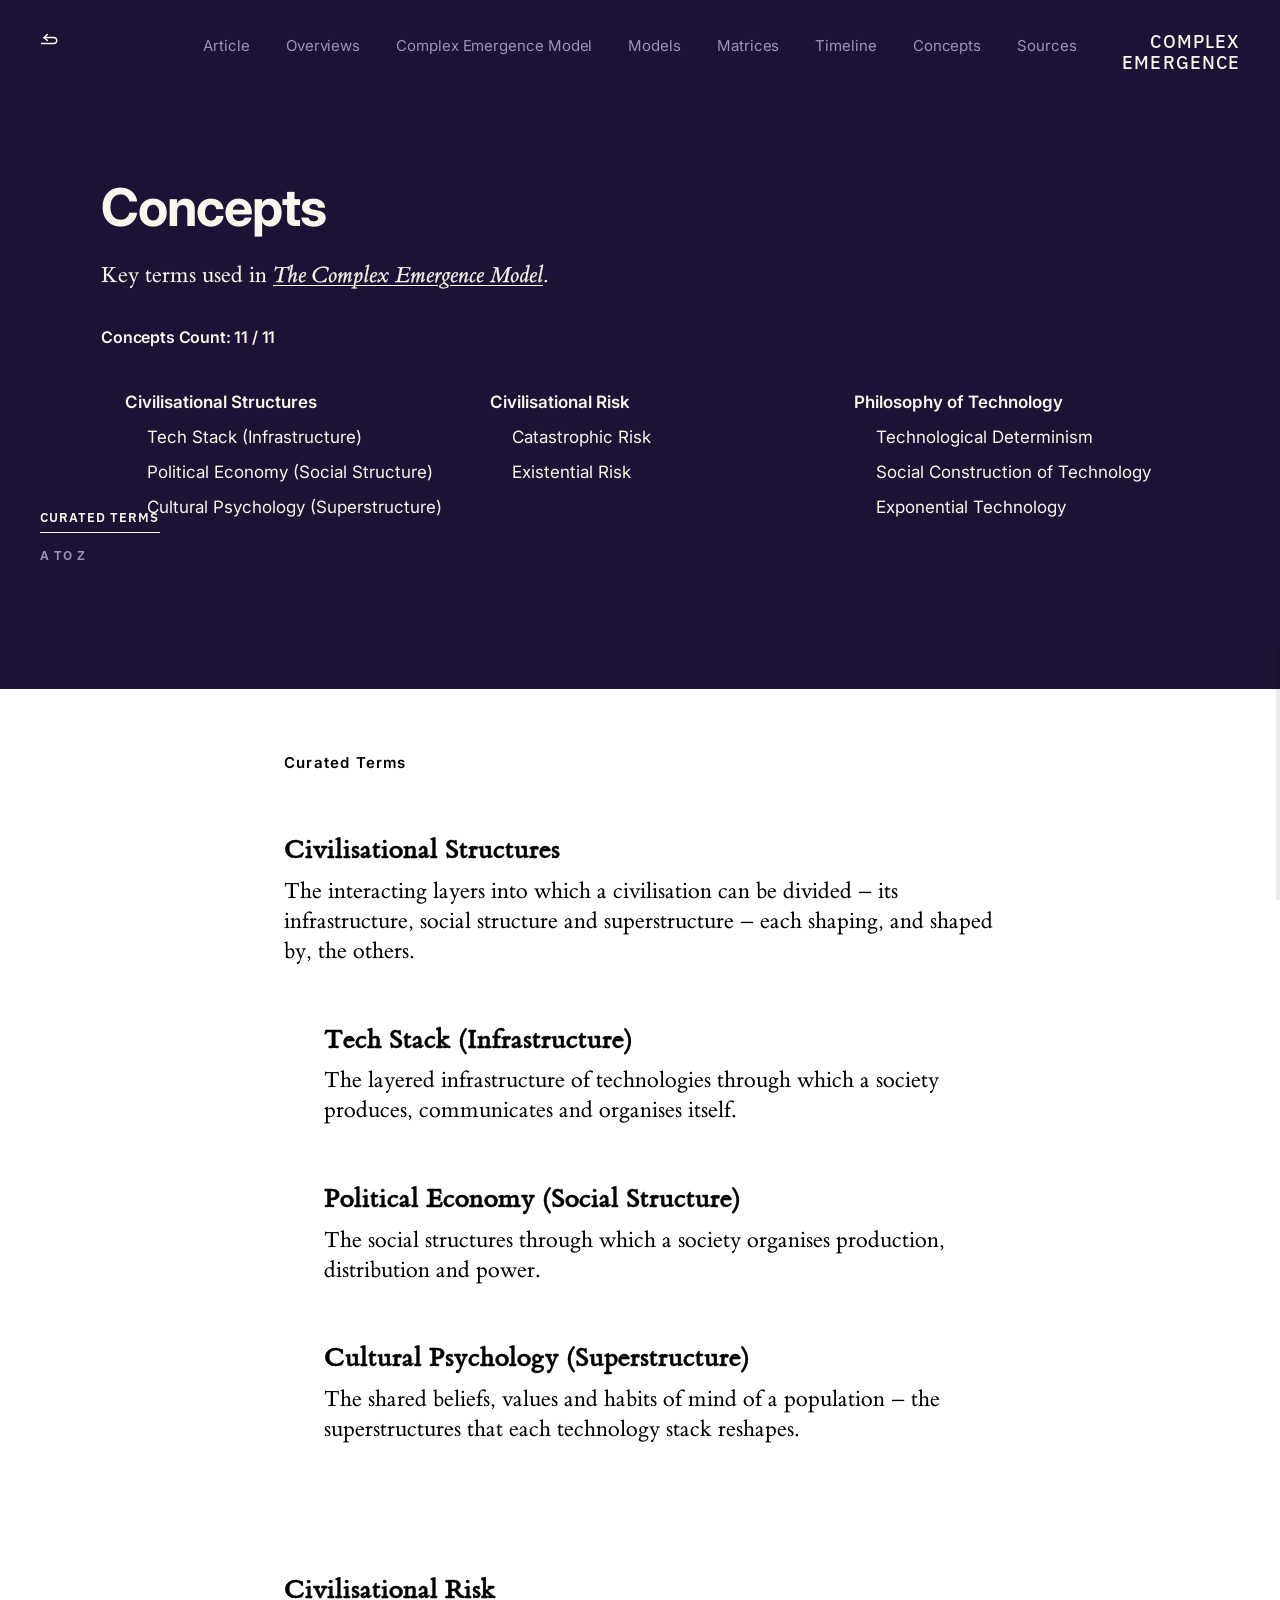
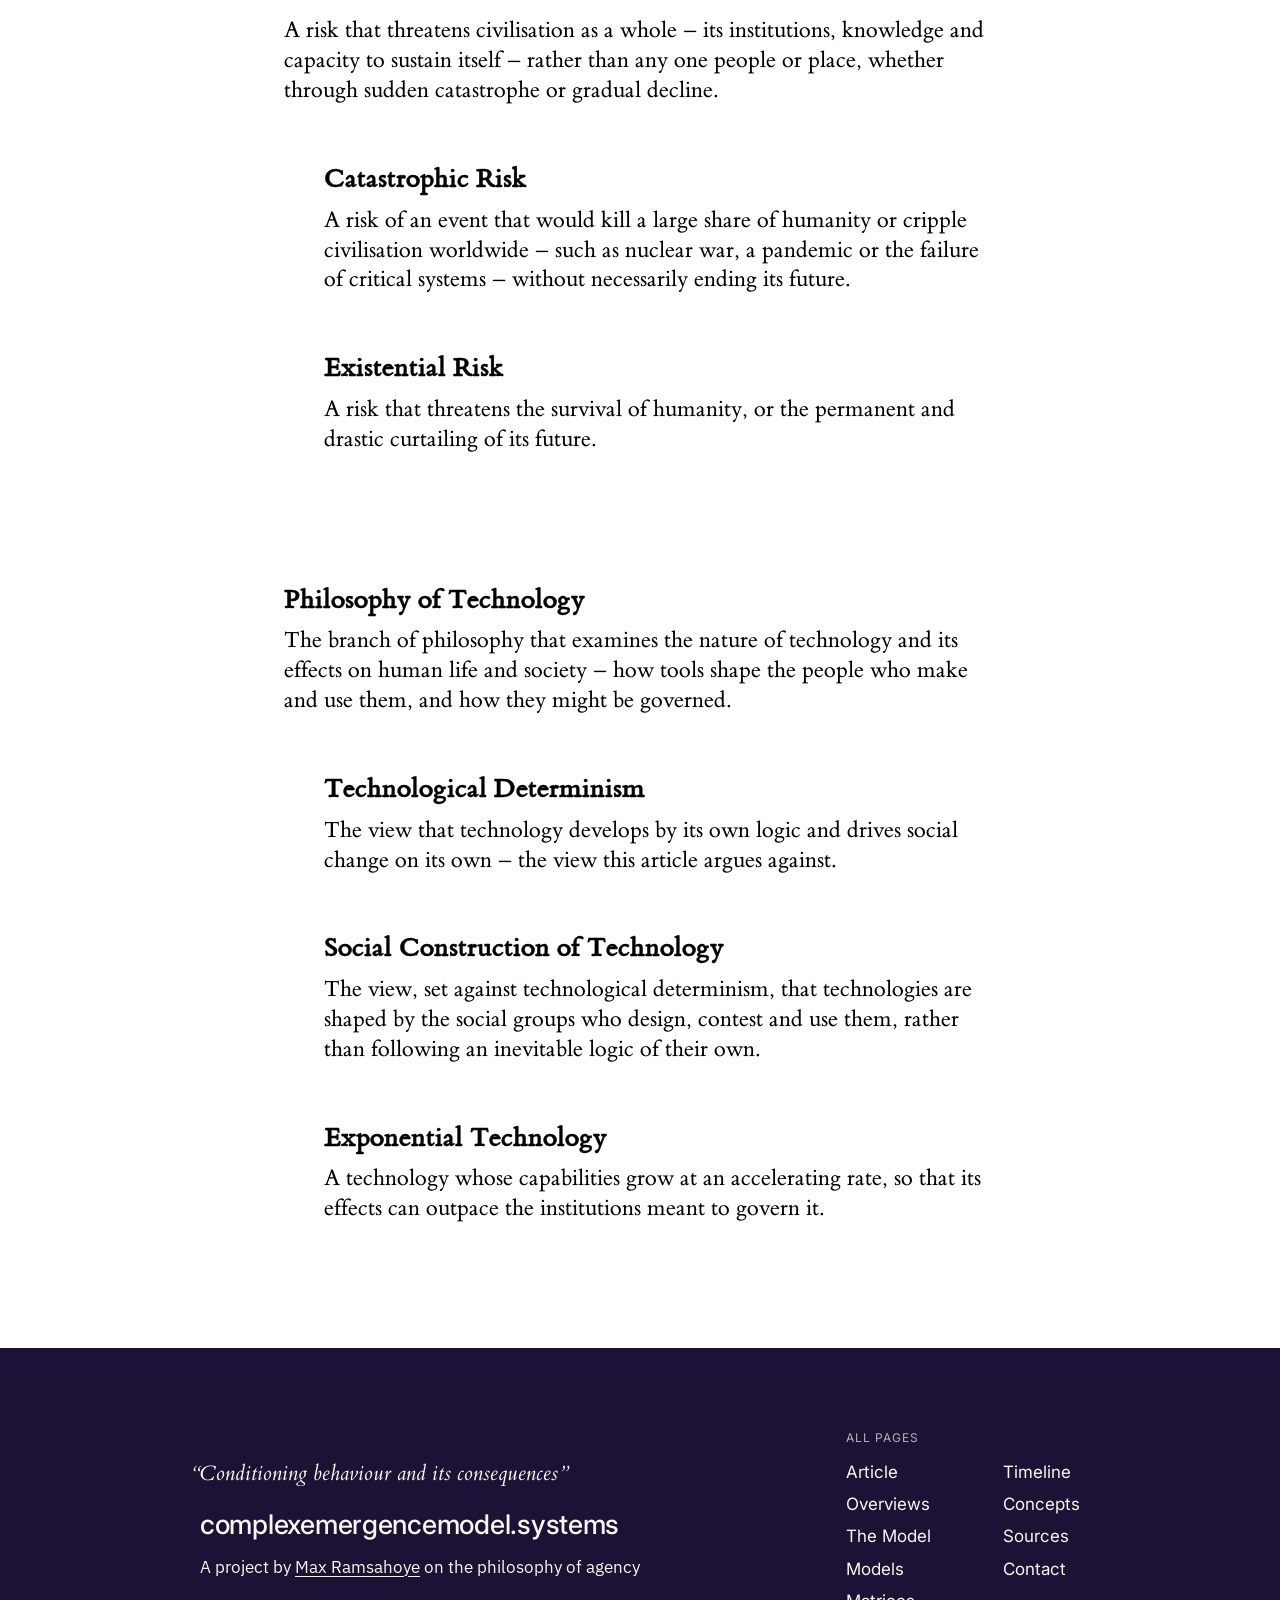
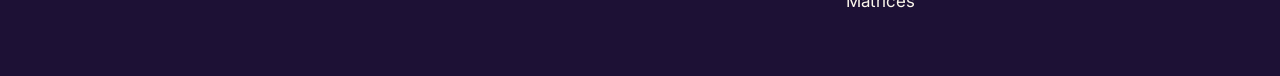
<file: lexicon/index.html>
<!DOCTYPE html>
<html lang="en" class="hide-scrollbar">
<head>
  <meta charset="UTF-8">
  <meta name="viewport" content="width=device-width, initial-scale=1.0">
  <meta name="description" content="Key terms used in The Complex Emergence Model.">
  <link id="favicon-ico" rel="icon" href="../favicon/favicon-light.ico?v=fa5e3e1c" sizes="any">
  <link id="favicon-32" rel="icon" type="image/png" sizes="32x32" href="../favicon/favicon-32-light.png?v=fa5e3e1c">
  <link id="favicon-192" rel="icon" type="image/png" sizes="192x192" href="../favicon/favicon-192-light.png?v=fa5e3e1c">
  <link id="favicon-apple" rel="apple-touch-icon" href="../favicon/apple-touch-icon-light.png?v=fa5e3e1c">
  <script>
    try {
      var navEntry = performance.getEntriesByType && performance.getEntriesByType('navigation')[0];
      // arriving from another page of this site (its own folder: another site may share the address), or a refresh, or back/forward: fade in
      var fromSite = false;
      try { fromSite = !!document.referrer && (function (r, s) { return r.origin === s.origin && r.pathname.indexOf(s.pathname) === 0; })(new URL(document.referrer), new URL('../', location.href)); } catch (e) {}
      // browsers with cross-document view transitions crossfade between pages
      // themselves; the others fade out and in (and so does a refresh)
      var vt = 'CSSViewTransitionRule' in window;
      if (vt) document.documentElement.classList.add('vt');
      if ((fromSite || (navEntry && navEntry.type !== 'navigate')) && (!vt || (navEntry && navEntry.type === 'reload'))) document.documentElement.classList.add('page-entering');
    } catch (e) {}
    try {
      // no theme chosen yet: follow the system setting
      var sys = window.matchMedia && matchMedia('(prefers-color-scheme: dark)').matches ? 'dark' : 'light';
      var t = localStorage.getItem('ce.theme');
      // a theme chosen with t holds only until the system setting changes
      if (t && localStorage.getItem('ce.themeSystem') !== sys) { t = null; localStorage.removeItem('ce.theme'); }
      t = t || sys;
      if (t === 'dark') document.documentElement.setAttribute('data-theme', t);
      if (localStorage.getItem('ce.blueLinks') !== 'off') document.documentElement.classList.add('colour');  // blue links (c): on by default
      if (localStorage.getItem('ce.headings') !== 'sans') document.documentElement.classList.add('serif-headings');
      // the band colour (b): midnight purple by default, or sepia, midnight blue or black
      var band = localStorage.getItem('ce.bandColour') || 'purple';
      if (band === 'purple' || band === 'midnight' || band === 'black') document.documentElement.classList.add('band-' + band);
    } catch (e) {}
  </script>
  <title>Concepts — Complex Emergence</title>
  <meta property="og:type" content="website">
  <meta property="og:site_name" content="Complex Emergence">
  <meta property="og:title" content="Concepts — Complex Emergence">
  <meta property="og:description" content="Key terms used in The Complex Emergence Model.">
  <meta property="og:url" content="https://maxramsahoye.github.io/complexemergencemodel.systems/lexicon/">
  <meta property="og:image" content="https://maxramsahoye.github.io/complexemergencemodel.systems/preview.png">
  <meta property="og:image:width" content="1200">
  <meta property="og:image:height" content="630">
  <meta property="og:image:alt" content="A wheel of four violet quadrants around a hollow centre, the site’s loading mark">
  <meta name="twitter:card" content="summary_large_image">
  <link rel="preconnect" href="https://fonts.googleapis.com">
  <link rel="preconnect" href="https://fonts.gstatic.com" crossorigin>
  <link href="https://fonts.googleapis.com/css2?family=IBM+Plex+Sans:ital,wght@0,400;0,500;0,600;0,700;1,400&family=Inter:wght@400;500;600;700&display=swap" rel="stylesheet">
  <link href="../assets/site.css?v=75db18a8" rel="stylesheet">
  <style>
    .lexicon {
      margin: 0;
    }

    /* light sepia band from the top of the window to just below the index */
    /* as wide as the three-column index and centred on the page; the title,
       intro and count share the index's left edge */
    .lexicon-top {
      position: relative;
      z-index: 0;
      margin-bottom: 192px;
      width: var(--wide-col);
      max-width: calc(100vw - 48px);
      left: 50%;
      transform: translateX(-50%);
    }

    /* the subtitle on a single line wherever the top section is wide enough */
    @media (min-width: 1181px) {
      .lexicon-top .page-intro {
        white-space: nowrap;
      }
    }

    .lexicon-top::before {
      content: '';
      position: absolute;
      top: -180px;
      bottom: -128px;
      left: 50%;
      width: 100vw;
      transform: translateX(-50%);
      background: var(--band-bg);
      z-index: -1;
    }

    @media (max-width: 600px) {
      .lexicon-top::before {
        top: -140px;
      }
    }

    /* index of concepts, in two columns */
    /* the intro sits closer; the count has room above and below */
    .lexicon-top .page-intro {
      margin-bottom: 36px;
    }

    .concept-count {
      margin: 0 0 44px;
      font-family: var(--sans);
      font-size: 16px;
      font-weight: 600;
      letter-spacing: -0.01em;
    }

    /* A–Z down the left column, once past the top band */
    .az-index {
      position: fixed;
      z-index: 5;
      top: 50%;
      left: 40px;
      transform: translateY(-50%);
      margin: 0;
      padding: 0;
      list-style: none;
      font-family: var(--sans);
      font-size: 15px;
      line-height: 1;
      opacity: 0;
      pointer-events: none;
      transition: opacity 0.4s ease;
    }

    body.past-start .az-index {
      opacity: 1;
      pointer-events: auto;
    }

    /* out of the way of the footer */
    body.footer-in-view .az-index {
      opacity: 0;
      pointer-events: none;
    }

    .az-index li + li {
      margin-top: 12px;
    }

    .az-index a,
    .az-index span {
      display: block;
      width: 22px;
      text-align: center;
      color: inherit;
      text-decoration: none;
      transform-origin: left center;
      transition: transform 0.25s ease, font-weight 0.25s ease;
    }

    .az-index span {
      color: var(--muted);
      opacity: 0.5;
    }

    .az-index a:hover {
      text-decoration: underline;
      text-underline-offset: 3px;
    }

    /* the letter being read swells, and its neighbours a little */
    .az-index a.current {
      font-weight: 700;
      transform: scale(1.7);
    }

    .az-index a.near {
      transform: scale(1.2);
    }

    /* room around the swollen letter so it clears its neighbours */
    .az-index li {
      transition: margin 0.25s ease;
    }

    .az-index li:has(a.current) {
      margin-top: 14px;
      margin-bottom: 6px;
    }

    @media (max-width: 1000px), (max-height: 760px) {
      .az-index {
        display: none;
      }
    }

    .lexicon-index {
      margin: 0;
      scroll-margin-top: 48px;
    }

    .lexicon-index ol {
      list-style: none;
      margin: 0;
      padding: 0;
      /* three columns, filled top to bottom (the script sets the row count
         from --cols); two on narrower screens, one on phones */
      --cols: 3;
      display: grid;
      grid-template-columns: repeat(var(--cols), max-content);
      grid-auto-flow: column;
      column-gap: 56px;
    }

    @media (max-width: 1180px) {
      .lexicon-index ol {
        --cols: 2;
        column-gap: 104px;
      }
    }

    /* outline circle bullets, indented */
    .lexicon-index ol {
      padding-left: 24px;
    }

    /* every row of the two menus on a 23px line */
    .lexicon-index li,
    .curated-menu li {
      position: relative;
      font-family: var(--sans);
      font-size: 17px;
      line-height: 23px;
    }

    .lexicon-index li {
      padding: 6px 0;
    }


    /* grouped by letter: each letter heads its run of concepts, and the
       script deals the runs into balanced columns, never splitting one */
    .lexicon-index ol.by-letter {
      display: flex;
      align-items: flex-start;
    }

    .lexicon-index li.index-col,
    .lexicon-index li.index-group {
      padding: 0;
    }

    .lexicon-index li.index-group + li.index-group {
      padding-top: 36px;
    }

    .lexicon-index li.index-col::before,
    .lexicon-index li.index-group::before {
      content: none;
    }

    .lexicon-index li.index-col > ol,
    .lexicon-index li.index-group > ol {
      display: block;
      padding-left: 0;
    }

    .index-letter {
      display: block;
      padding-bottom: 6px;
      font-family: var(--sans);
      font-size: 17px;
      font-weight: 600;
      letter-spacing: 0.08em;
      line-height: 23px;
    }

    .lexicon-index a,
    .term dt a {
      color: inherit;
      text-decoration: none;
    }

    .lexicon-index a {
      font-family: var(--sans);
      font-size: 17px;
      line-height: inherit;
    }

    @media (min-width: 1181px) {
      .lexicon-index a {
        white-space: nowrap;
      }

      .lexicon-index li.index-col {
        flex: none;
      }
    }

    .lexicon-index a:hover,
    .term dt a:hover {
      text-decoration: underline;
      text-decoration-thickness: 1.5px;
      text-underline-offset: 4px;
    }

    html {
      scroll-behavior: smooth;
    }

    /* heading lands 48px below the top of the window */
    .term {
      scroll-margin-top: 20px;
    }

    @media (max-width: 480px) {
      .lexicon-index ol {
        --cols: 1;
        padding-left: 4px;
        grid-template-columns: 1fr;
        grid-auto-flow: row;
      }
    }

    /* no dividers; on hover a rule appears to the left and the entry grows */
    .term {
      position: relative;
      padding: 28px 0;
      transform-origin: left center;
      transition: transform 0.35s cubic-bezier(0.2, 0.8, 0.2, 1);
    }

    .term::before {
      content: '';
      position: absolute;
      top: 28px;
      bottom: 28px;
      left: -28px;
      width: 2px;
      background: var(--canvas-ink);
      transform: scaleY(0);
      transform-origin: top;
      transition: transform 0.8s cubic-bezier(0.2, 0.8, 0.2, 1);
    }

    .lexicon-curated:not(.hover-locked) .term:hover,
    .lexicon:not(.hover-locked) .term:hover,
    .term.is-clicked {
      transform: scale(1.05);
    }

    .lexicon-curated:not(.hover-locked) .term:hover::before,
    .lexicon:not(.hover-locked) .term:hover::before,
    .term.is-clicked::before {
      transform: scaleY(1);
    }

    /* a concept reached by its link takes the hover look once the scroll has
       mostly arrived; for a second no other entry reacts to hover, then it
       eases back (see the script below) */
    .term.is-clicked,
    .term.is-clicked::before {
      transition-delay: 0.45s;
    }

    @media (max-width: 600px) {
      .term::before {
        left: -14px;
      }
    }

    /* curated terms: above the A to Z, a menu of the key terms (each with
       the terms that belong to it), then their entries, the belonging terms
       set in under their head term */
    .curated {
      margin: 0;
    }

    .curated-heading {
      margin: 0;
      padding-top: 0;
    }

    /* set in like the A to Z index */
    .curated-menu {
      margin: 0;
      padding-left: 24px;
    }

    @media (max-width: 480px) {
      .curated-menu {
        padding-left: 4px;
      }
    }

    .curated-menu ol {
      list-style: none;
      margin: 0;
      padding: 0;
    }

    .curated-menu > ol {
      columns: 3;
      column-gap: 40px;
    }


    @media (max-width: 1180px) {
      .curated-menu > ol {
        columns: 2;
      }
    }

    .curated-menu > ol > li {
      break-inside: avoid;
      padding-bottom: 36px;
    }

    .curated-menu a {
      color: inherit;
      text-decoration: none;
      font-family: var(--sans);
      font-size: 17px;
      line-height: inherit;
    }

    .curated-menu > ol > li > a {
      font-weight: 600;
    }

    /* rows spaced as in the A to Z: 6px above and below each 23px line */
    .curated-menu li li {
      padding: 6px 0 6px 22px;
    }

    /* a term with terms of its own: they follow on its rows' spacing */
    .curated-menu li li:has(> ol) {
      padding-bottom: 0;
    }

    .curated-menu li ol {
      margin-top: 6px;
    }

    .curated-menu a:hover {
      text-decoration: underline;
      text-decoration-thickness: 1.5px;
      text-underline-offset: 4px;
    }

    @media (max-width: 600px) {
      .curated-menu > ol {
        columns: 1;
      }
    }

    .lexicon-curated {
      margin: 28px 0 0;
    }

    /* the two tabs: the curated terms (their menu and entries), or the A
       to Z (its index, entries and letter bar) */
    body:not(.view-az) .lexicon-index,
    body:not(.view-az) dl.lexicon,
    body:not(.view-az) .az-index,
    body.view-az .curated-menu,
    body.view-az .curated {
      display: none;
    }

    .curated,
    dl.lexicon {
      animation: view-in 0.4s ease;
    }

    .lexicon-index,
    .curated-menu {
      animation: view-in 0.4s ease;
    }

    @keyframes view-in {
      from { opacity: 0; }
    }

    .view-tabs {
      display: flex;
      gap: 40px;
      margin: 48px 0 0;
      font-family: var(--mono-caps);
      font-size: 13px;
      font-weight: 600;
      text-transform: uppercase;
      letter-spacing: 0.08em;
    }

    /* on wide windows, the tabs one above the other at the left of the band,
       at the same height whichever is showing */
    @media (min-width: 1280px) {
      .view-tabs {
        position: absolute;
        top: 360px;
        left: calc(40px - (100vw - 100%) / 2);
        flex-direction: column;
        align-items: flex-start;
        gap: 14px;
        margin: 0;
        transform: translateY(-50%);
      }
    }

    .view-tabs button {
      padding: 0 0 6px;
      border: none;
      border-bottom: 1.5px solid transparent;
      background: none;
      font: inherit;
      letter-spacing: inherit;
      text-transform: inherit;
      color: var(--muted);
      cursor: pointer;
      transition: color 0.2s ease, border-color 0.2s ease;
    }

    .view-tabs button:hover,
    .view-tabs button[aria-selected="true"] {
      color: var(--canvas-ink);
    }

    .view-tabs button[aria-selected="true"] {
      border-bottom-color: currentColor;
    }

    .lexicon-curated .term-sub {
      margin-left: 40px;
    }

    .lexicon-curated .term-sub2 {
      margin-left: 80px;
    }

    /* the second section, Constraints vs Affordances: its heading and
       introduction, then the pairs under a subheading for each revolution */
    .curated-section {
      padding-top: 136px;
      font-size: 26px;
      letter-spacing: -0.01em;
      line-height: 1.2;
    }

    .curated-intro {
      margin: 28px 0 0;
      font-size: 23px;
      line-height: 1.3;
    }

    .lexicon-pairs .pairs-era {
      padding-top: 56px;
    }

    .lexicon-curated.lexicon-pairs .term:not(.term-sub):not(:first-child) {
      margin-top: 0;
    }

    .curated-menu-section {
      margin: 20px 0 28px;
      font-family: var(--sans);
      font-size: 15px;
      font-weight: 600;
      letter-spacing: 0.08em;
      line-height: 23px;
    }

    .curated-menu-section a {
      color: inherit;
      text-decoration: none;
    }

    .curated-menu-section a:hover {
      text-decoration: underline;
      text-decoration-thickness: 1.5px;
      text-underline-offset: 4px;
    }

    /* more room above each head term, setting its group apart */
    .lexicon-curated .term:not(.term-sub):not(:first-child) {
      margin-top: 72px;
    }

    @media (max-width: 600px) {
      .lexicon-curated .term-sub {
        margin-left: 20px;
      }

      .lexicon-curated .term-sub2 {
        margin-left: 40px;
      }
    }

    /* curated view: the head terms as a plain list in the top-left corner
       once the top section has gone, the one being read in the text colour
       (as the domain menu on the timeline) */
    .curated-side {
      position: fixed;
      z-index: 20;
      top: 34px;
      left: 40px;
      opacity: 0;
      pointer-events: none;
      transition: opacity 0.3s ease;
    }

    .curated-side.visible {
      opacity: 1;
      pointer-events: auto;
    }

    body.view-az .curated-side {
      display: none;
    }

    .curated-side ol {
      list-style: none;
      margin: 0;
      padding: 0;
    }

    .curated-side a {
      display: block;
      height: 26px;
      line-height: 26px;
      font-family: var(--sans);
      font-size: 14px;
      color: var(--muted);
      text-decoration: none;
      white-space: nowrap;
      transition: color 0.3s ease;
    }

    .curated-side a:hover,
    .curated-side li.current a {
      color: var(--canvas-ink);
    }

    @media (max-width: 1279px) {
      .curated-side {
        display: none;
      }
    }

    /* a letter heading each letter's subsection of the lexicon */
    .lexicon-letter {
      padding: 64px 0 4px;
      font-family: var(--sans);
      font-size: 15px;
      font-weight: 600;
      letter-spacing: 0.08em;
      line-height: 1.35;
      scroll-margin-top: 20px;
    }

    .lexicon-letter:first-child {
      padding-top: 0;
    }

    .term dt {
      font-family: var(--sans);
      font-weight: 600;
      letter-spacing: -0.02em;
      font-size: 24px;
      line-height: 1.2;
      margin: 0 0 10px;
    }

    .term dd {
      margin: 0;
      font-size: 23px;
      line-height: 1.3;
    }

    @media (max-width: 600px) {
      .term dt {
        font-size: 21px;
      }

      .term dd {
        font-size: 20px;
      }
    }

    /* the site name sits in the top-right corner, at every width */
    .site-title,
    body.footer-in-view .site-title {
      position: absolute;
      z-index: 10;
      top: 32px;
      right: 40px;
      left: auto;
      bottom: auto;
      margin: 0;
      text-align: right;
      opacity: 1;
      pointer-events: auto;
    }

    @media (max-width: 960px) {
      .site-title,
      body.footer-in-view .site-title {
        top: 26px;
        right: 24px;
      }
    }

    @media (max-width: 600px) {
      .site-title,
      body.footer-in-view .site-title {
        top: 22px;
      }
    }
  </style>
</head>
<body>
  <a class="back-arrow" href="../" aria-label="Back to the article" data-direct>
    <svg viewBox="0 0 26 20" fill="none" stroke="currentColor" stroke-width="1.8" stroke-linecap="butt" stroke-linejoin="miter">
      <path d="M10,1.5 L5,6 L18,6 A4,4 0 0 1 18,14 L1,14"/>
      <path d="M10,10.5 L5,6"/>
    </svg>
  </a>

  <main class="page-main">
    <div class="lexicon-top on-band">
    <h1 class="page-title"><a class="heading-link title-top" href="#">Concepts</a></h1>
    <p class="page-intro">Key terms used in <a class="plain-link" href="../"><em>The Complex Emergence Model</em></a>.</p>

    <p class="concept-count">Concepts Count: <span data-concept-count>11 / 11</span></p>

    <nav class="lexicon-index" id="concepts" aria-label="Concepts">
      <ol>
      <li><a href="#catastrophic-risk">Catastrophic Risk</a></li>
      <li><a href="#civilisational-risk">Civilisational Risk</a></li>
      <li><a href="#civilisational-structures">Civilisational Structures</a></li>
      <li><a href="#cultural-psychology">Cultural Psychology</a></li>
      <li><a href="#existential-risk">Existential Risk</a></li>
      <li><a href="#exponential-technology">Exponential Technology</a></li>
      <li><a href="#philosophy-of-technology">Philosophy of Technology</a></li>
      <li><a href="#political-economy">Political Economy</a></li>
      <li><a href="#social-construction-of-technology">Social Construction of Technology</a></li>
      <li><a href="#technological-determinism">Technological Determinism</a></li>
      <li><a href="#technology-stack">Technology Stack</a></li>
      </ol>
    </nav>
    <nav class="curated-menu" id="curated-menu" aria-label="Curated terms">
      <ol>
        <li><a href="#curated-civilisational-structures">Civilisational Structures</a>
          <ol>
            <li><a href="#curated-tech-stack">Tech Stack (Infrastructure)</a></li>
            <li><a href="#curated-political-economy">Political Economy (Social Structure)</a></li>
            <li><a href="#curated-cultural-psychology">Cultural Psychology (Superstructure)</a></li>
          </ol>
        </li>
        <li><a href="#curated-civilisational-risk">Civilisational Risk</a>
          <ol>
            <li><a href="#curated-catastrophic-risk">Catastrophic Risk</a></li>
            <li><a href="#curated-existential-risk">Existential Risk</a></li>
          </ol>
        </li>
        <li><a href="#curated-philosophy-of-technology">Philosophy of Technology</a>
          <ol>
            <li><a href="#curated-technological-determinism">Technological Determinism</a></li>
            <li><a href="#curated-social-construction-of-technology">Social Construction of Technology</a></li>
            <li><a href="#curated-exponential-technology">Exponential Technology</a></li>
          </ol>
        </li>
      </ol>
    </nav>
    <div class="view-tabs" role="tablist" aria-label="Views">
      <button type="button" role="tab" aria-selected="true" data-view="curated">Curated terms</button>
      <button type="button" role="tab" aria-selected="false" data-view="az">A to Z</button>
    </div>
    </div>

    <section class="curated" id="curated" aria-labelledby="curated-heading">
      <h2 class="lexicon-letter curated-heading" id="curated-heading">Curated Terms</h2>
      <dl class="lexicon-curated">
      <div class="term" id="curated-civilisational-structures">
        <dt><a href="#curated-civilisational-structures">Civilisational Structures</a></dt>
        <dd>The interacting layers into which a civilisation can be divided &ndash; its infrastructure, social structure and superstructure &ndash; each shaping, and shaped by, the others.</dd>
      </div>
      <div class="term term-sub" id="curated-tech-stack">
        <dt><a href="#curated-tech-stack">Tech Stack (Infrastructure)</a></dt>
        <dd>The layered infrastructure of technologies through which a society produces, communicates and organises itself.</dd>
      </div>
      <div class="term term-sub" id="curated-political-economy">
        <dt><a href="#curated-political-economy">Political Economy (Social Structure)</a></dt>
        <dd>The social structures through which a society organises production, distribution and power.</dd>
      </div>
      <div class="term term-sub" id="curated-cultural-psychology">
        <dt><a href="#curated-cultural-psychology">Cultural Psychology (Superstructure)</a></dt>
        <dd>The shared beliefs, values and habits of mind of a population &ndash; the superstructures that each technology stack reshapes.</dd>
      </div>
      <div class="term" id="curated-civilisational-risk">
        <dt><a href="#curated-civilisational-risk">Civilisational Risk</a></dt>
        <dd>A risk that threatens civilisation as a whole &ndash; its institutions, knowledge and capacity to sustain itself &ndash; rather than any one people or place, whether through sudden catastrophe or gradual decline.</dd>
      </div>
      <div class="term term-sub" id="curated-catastrophic-risk">
        <dt><a href="#curated-catastrophic-risk">Catastrophic Risk</a></dt>
        <dd>A risk of an event that would kill a large share of humanity or cripple civilisation worldwide &ndash; such as nuclear war, a pandemic or the failure of critical systems &ndash; without necessarily ending its future.</dd>
      </div>
      <div class="term term-sub" id="curated-existential-risk">
        <dt><a href="#curated-existential-risk">Existential Risk</a></dt>
        <dd>A risk that threatens the survival of humanity, or the permanent and drastic curtailing of its future.</dd>
      </div>
      <div class="term" id="curated-philosophy-of-technology">
        <dt><a href="#curated-philosophy-of-technology">Philosophy of Technology</a></dt>
        <dd>The branch of philosophy that examines the nature of technology and its effects on human life and society &ndash; how tools shape the people who make and use them, and how they might be governed.</dd>
      </div>
      <div class="term term-sub" id="curated-technological-determinism">
        <dt><a href="#curated-technological-determinism">Technological Determinism</a></dt>
        <dd>The view that technology develops by its own logic and drives social change on its own &ndash; the view this article argues against.</dd>
      </div>
      <div class="term term-sub" id="curated-social-construction-of-technology">
        <dt><a href="#curated-social-construction-of-technology">Social Construction of Technology</a></dt>
        <dd>The view, set against technological determinism, that technologies are shaped by the social groups who design, contest and use them, rather than following an inevitable logic of their own.</dd>
      </div>
      <div class="term term-sub" id="curated-exponential-technology">
        <dt><a href="#curated-exponential-technology">Exponential Technology</a></dt>
        <dd>A technology whose capabilities grow at an accelerating rate, so that its effects can outpace the institutions meant to govern it.</dd>
      </div>
      </dl>
    </section>

    <dl class="lexicon">
      <div class="term" id="catastrophic-risk">
        <dt><a href="#catastrophic-risk">Catastrophic Risk</a></dt>
        <dd>A risk of an event that would kill a large share of humanity or cripple civilisation worldwide &ndash; such as nuclear war, a pandemic or the failure of critical systems &ndash; without necessarily ending its future.</dd>
      </div>
      <div class="term" id="civilisational-risk">
        <dt><a href="#civilisational-risk">Civilisational Risk</a></dt>
        <dd>A risk that threatens civilisation as a whole &ndash; its institutions, knowledge and capacity to sustain itself &ndash; rather than any one people or place, whether through sudden catastrophe or gradual decline.</dd>
      </div>
      <div class="term" id="civilisational-structures">
        <dt><a href="#civilisational-structures">Civilisational Structures</a></dt>
        <dd>The interacting layers into which a civilisation can be divided &ndash; its infrastructure, social structure and superstructure &ndash; each shaping, and shaped by, the others.</dd>
      </div>
      <div class="term" id="cultural-psychology">
        <dt><a href="#cultural-psychology">Cultural Psychology</a></dt>
        <dd>The shared beliefs, values and habits of mind of a population &ndash; the superstructures that each technology stack reshapes.</dd>
      </div>
      <div class="term" id="existential-risk">
        <dt><a href="#existential-risk">Existential Risk</a></dt>
        <dd>A risk that threatens the survival of humanity, or the permanent and drastic curtailing of its future.</dd>
      </div>
      <div class="term" id="exponential-technology">
        <dt><a href="#exponential-technology">Exponential Technology</a></dt>
        <dd>A technology whose capabilities grow at an accelerating rate, so that its effects can outpace the institutions meant to govern it.</dd>
      </div>
      <div class="term" id="philosophy-of-technology">
        <dt><a href="#philosophy-of-technology">Philosophy of Technology</a></dt>
        <dd>The branch of philosophy that examines the nature of technology and its effects on human life and society &ndash; how tools shape the people who make and use them, and how they might be governed.</dd>
      </div>
      <div class="term" id="political-economy">
        <dt><a href="#political-economy">Political Economy</a></dt>
        <dd>The social structures through which a society organises production, distribution and power.</dd>
      </div>
      <div class="term" id="social-construction-of-technology">
        <dt><a href="#social-construction-of-technology">Social Construction of Technology</a></dt>
        <dd>The view, set against technological determinism, that technologies are shaped by the social groups who design, contest and use them, rather than following an inevitable logic of their own.</dd>
      </div>
      <div class="term" id="technological-determinism">
        <dt><a href="#technological-determinism">Technological Determinism</a></dt>
        <dd>The view that technology develops by its own logic and drives social change on its own &ndash; the view this article argues against.</dd>
      </div>
      <div class="term" id="technology-stack">
        <dt><a href="#technology-stack">Technology Stack</a></dt>
        <dd>The layered infrastructure of technologies through which a society produces, communicates and organises itself.</dd>
      </div>
    </dl>
  </main>

  <footer class="site-footer">
    <div class="footer-inner">
    <div class="footer-head">
    <p class="footer-subtitle"><em><span class="hang">“</span>Conditioning behaviour and its consequences”</em></p>
    <p class="footer-title"><a class="heading-link" href="../">complexemergencemodel.systems</a></p>
    <p class="footer-author">A project by <a class="author-link" href="https://maxramsahoye.github.io/max/" target="_blank" rel="noopener">Max Ramsahoye</a> on the philosophy of agency</p>
    </div>
    <nav class="footer-sitemap" aria-label="Sitemap">
      <p class="sitemap-heading"><a href="../list/">All Pages</a></p>
      <ol>
        <li><a href="../">Article</a></li>
        <li><a href="../overviews/">Overviews</a></li>
        <li><a href="../model/">The Model</a></li>
        <li><a href="../diagram/">Models</a></li>
        <li><a href="../matrices/">Matrices</a></li>
        <li><a href="../timeline/">Timeline</a></li>
        <li><a href="../lexicon/">Concepts</a></li>
        <li><a href="../sources/">Sources</a></li>
        <li><a class="footer-contact" href="mailto:maxjosephholly@outlook.com" data-email="maxjosephholly@outlook.com">Contact</a></li>
      </ol>
    </nav>
    </div>
  </footer>


  <a class="site-title" href="../">Complex<br>Emergence</a>


  <div class="progress-pill progress-edge" data-start=".lexicon-top" data-start-offset="88" aria-hidden="true">
    <div class="progress-pill-fill"></div>
  </div>

  <button class="scroll-top-btn" type="button" aria-label="Scroll to top" data-show-after=".lexicon-top">
    <svg viewBox="0 0 28 28" fill="none" stroke="currentColor" stroke-width="1" stroke-linejoin="round">
      <polygon points="14,9.078 20.328,18.922 14,15.969 7.672,18.922"/>
    </svg>
  </button>

  <script>
    (function () {
      var lexicons = Array.prototype.slice.call(document.querySelectorAll('.lexicon, .lexicon-curated'));
      var ARRIVE_MS = 450;   // matches the transition-delay above
      var HOLD_MS = 1000;
      var timer = null;

      function highlight(id) {
        var term = id && document.getElementById(id);
        if (!term || !term.classList.contains('term')) return;
        clearTimeout(timer);
        Array.prototype.forEach.call(document.querySelectorAll('.term.is-clicked'), function (t) {
          t.classList.remove('is-clicked');
        });
        lexicons.forEach(function (l) { l.classList.add('hover-locked'); });
        term.classList.add('is-clicked');
        timer = setTimeout(function () {
          term.classList.remove('is-clicked');
          lexicons.forEach(function (l) { l.classList.remove('hover-locked'); });
        }, ARRIVE_MS + HOLD_MS);
      }

      document.addEventListener('click', function (e) {
        var a = e.target.closest('a[href^="#"]');
        if (a) highlight(a.getAttribute('href').slice(1));
      });

      if (location.hash) highlight(location.hash.slice(1));
    })();
  </script>
  <script>
    // the tabs: the curated terms, or the A to Z; each shows its own menu,
    // entries and count (the curated count out of the whole lexicon)
    (function () {
      var tabs = Array.prototype.slice.call(document.querySelectorAll('.view-tabs button'));
      var count = document.querySelector('[data-concept-count]');
      var total = document.querySelectorAll('dl.lexicon .term').length;
      var curated = document.querySelectorAll('.lexicon-curated .term').length;
      function setView(view) {
        document.body.classList.toggle('view-az', view === 'az');
        tabs.forEach(function (t) { t.setAttribute('aria-selected', t.dataset.view === view ? 'true' : 'false'); });
        count.textContent = view === 'az' ? total : curated + ' / ' + total;
        window.dispatchEvent(new Event('resize'));
      }
      tabs.forEach(function (tab) {
        tab.addEventListener('click', function () { setView(tab.dataset.view); });
      });
      // a link to a term opens the tab it is in
      function fromHash() {
        var target = location.hash && document.getElementById(decodeURIComponent(location.hash.slice(1)));
        if (target && target.closest('dl.lexicon')) setView('az');
        else if (target && target.closest('.curated, .curated-menu')) setView('curated');
      }
      window.addEventListener('hashchange', fromHash);
      setView('curated');
      fromHash();
      if (location.hash) {
        var t = document.getElementById(decodeURIComponent(location.hash.slice(1)));
        if (t) t.scrollIntoView();
      }
    })();
  </script>
  <nav class="curated-side" aria-label="Curated terms"><ol></ol></nav>
  <script>
    // the curated view's corner menu: one link per head term, the one being
    // read marked as the page scrolls
    (function () {
      var side = document.querySelector('.curated-side');
      var list = side.querySelector('ol');
      var band = document.querySelector('.lexicon-top');
      var footer = document.querySelector('.site-footer');
      var heads = Array.prototype.slice.call(document.querySelectorAll('.lexicon-curated:not(.lexicon-pairs) .term:not(.term-sub), .curated-section'));
      var items = heads.map(function (term) {
        var li = document.createElement('li');
        var a = document.createElement('a');
        a.href = '#' + term.id;
        a.textContent = (term.querySelector('dt') || term).textContent;
        li.appendChild(a);
        list.appendChild(li);
        return li;
      });
      function track() {
        // gone the moment the band (which runs on below the section) or the
        // footer reaches it
        var bandBottom = band.getBoundingClientRect().bottom - (parseFloat(getComputedStyle(band, '::before').bottom) || 0);
        var box = side.getBoundingClientRect();
        var past = bandBottom < box.top &&
          !(footer && footer.getBoundingClientRect().top < box.bottom);
        side.classList.toggle('visible', past);
        var line = window.innerHeight * 0.45, at = -1;
        heads.forEach(function (t, i) { if (t.getBoundingClientRect().top <= line) at = i; });
        items.forEach(function (li, i) { li.classList.toggle('current', i === at); });
      }
      window.addEventListener('scroll', track, { passive: true });
      window.addEventListener('resize', track);
      track();
    })();
  </script>
  <ol class="az-index" aria-label="A to Z"></ol>

  <script>
    // concept count, and the A–Z: each letter jumps to its first term
    (function () {
      var terms = Array.prototype.slice.call(document.querySelectorAll('.lexicon .term'));

      // the index grouped by letter, each group headed by its letter
      var indexList = document.querySelector('.lexicon-index ol');
      var group = null, groupLetter = '';
      Array.prototype.slice.call(indexList.children).forEach(function (li) {
        var letter = li.textContent.trim().charAt(0).toUpperCase();
        if (letter !== groupLetter) {
          groupLetter = letter;
          group = document.createElement('li');
          group.className = 'index-group';
          group.innerHTML = '<span class="index-letter" aria-hidden="true"></span><ol></ol>';
          group.firstChild.textContent = letter;
          indexList.insertBefore(group, li);
        }
        group.lastChild.appendChild(li);
      });
      indexList.classList.add('by-letter');

      // deal the letter groups into the columns (three, two or one, from
      // --cols), in order, so that the longest column is as short as can be
      var groups = Array.prototype.slice.call(indexList.children);
      var LETTER_WEIGHT = 1.6;   // a letter and the space above it, in entries
      var dealtCols = 0;
      function balanceIndex() {
        var cols = parseInt(getComputedStyle(indexList).getPropertyValue('--cols'), 10) || 1;
        if (cols === dealtCols) return;
        dealtCols = cols;
        var sizes = groups.map(function (g) { return g.lastChild.children.length + LETTER_WEIGHT; });
        // best[k][i]: the smallest longest column putting groups i.. into k columns
        var n = groups.length, best = [], cut = [];
        function span(i, j) { var t = 0; for (var x = i; x < j; x++) t += sizes[x]; return t; }
        for (var k = 1; k <= cols; k++) {
          best[k] = []; cut[k] = [];
          for (var i = 0; i <= n; i++) {
            if (k === 1) { best[k][i] = span(i, n); cut[k][i] = n; continue; }
            best[k][i] = Infinity;
            for (var j = i + 1; j <= n; j++) {
              var worst = Math.max(span(i, j), best[k - 1][j]);
              if (worst < best[k][i]) { best[k][i] = worst; cut[k][i] = j; }
            }
            if (i === n) { best[k][i] = 0; cut[k][i] = n; }
          }
        }
        while (indexList.firstChild) indexList.removeChild(indexList.firstChild);
        var at = 0;
        for (var c = cols; c >= 1 && at < n; c--) {
          var end = cut[c][at];
          var col = document.createElement('li');
          col.className = 'index-col';
          var ol = document.createElement('ol');
          groups.slice(at, end).forEach(function (g) { ol.appendChild(g); });
          col.appendChild(ol);
          indexList.appendChild(col);
          at = end;
        }
      }
      window.addEventListener('resize', balanceIndex);
      balanceIndex();

      // a subheading opens each letter's subsection, and the A–Z jumps to it
      var first = {};
      terms.forEach(function (t) {
        var letter = t.querySelector('dt').textContent.trim().charAt(0).toUpperCase();
        t.dataset.letter = letter;
        if (first[letter]) return;
        var h = document.createElement('div');
        h.className = 'lexicon-letter';
        h.id = 'letter-' + letter.toLowerCase();
        h.setAttribute('role', 'heading');
        h.setAttribute('aria-level', '2');
        h.textContent = letter;
        t.parentNode.insertBefore(h, t);
        first[letter] = h;
      });

      var az = document.querySelector('.az-index');
      var links = {};
      'ABCDEFGHIJKLMNOPQRSTUVWXYZ'.split('').forEach(function (letter) {
        var li = document.createElement('li');
        var el;
        if (first[letter]) {
          el = document.createElement('a');
          el.href = '#' + first[letter].id;
          links[letter] = el;
        } else {
          el = document.createElement('span');
          el.setAttribute('aria-hidden', 'true');
        }
        el.textContent = letter;
        li.appendChild(el);
        az.appendChild(li);
      });

      // the letter of the term at the top of the reading area; near the end
      // the reading line slides down, so the last terms (which never reach
      // the top of the screen) are still reached before the footer comes in
      // and the bar hides
      var current = null;
      var footer = document.querySelector('.site-footer');
      function readingLine() {
        var vh = window.innerHeight;
        var base = vh * 0.3;
        var last = terms[terms.length - 1];
        var maxScroll = document.documentElement.scrollHeight - vh;
        var end = footer ? Math.min(maxScroll, footer.getBoundingClientRect().top + window.scrollY - vh) : maxScroll;
        end -= vh * 0.25;   // the last letter then holds for the final stretch
        // where the last term's top sits on screen at that final position
        var lastAtEnd = last.getBoundingClientRect().top + window.scrollY - end + 2;
        if (lastAtEnd <= base) return base;
        var t = Math.max(0, Math.min(1, (window.scrollY - (end - vh)) / vh));
        return base + t * (lastAtEnd - base);
      }
      function mark() {
        var line = readingLine();
        var at = null;
        for (var i = 0; i < terms.length; i++) {
          if (terms[i].getBoundingClientRect().top <= line) at = terms[i];
          else break;
        }
        var letter = at ? at.dataset.letter : null;
        if (letter === current) return;
        current = letter;
        var order = 'ABCDEFGHIJKLMNOPQRSTUVWXYZ';
        var at = current ? order.indexOf(current) : -9;
        Object.keys(links).forEach(function (l) {
          var d = Math.abs(order.indexOf(l) - at);
          links[l].classList.toggle('current', d === 0);
          links[l].classList.toggle('near', d === 1);
        });
      }
      window.addEventListener('scroll', mark, { passive: true });
      window.addEventListener('resize', mark);
      mark();
    })();
  </script>
  <script src="../assets/site.js?v=7021c60a" data-base="../"></script>
  <script src="../assets/tools.js?v=11aae201" data-search-scope="dl.lexicon, .curated" data-hide-until=".lexicon-top"></script>
</body>
</html>
</file>
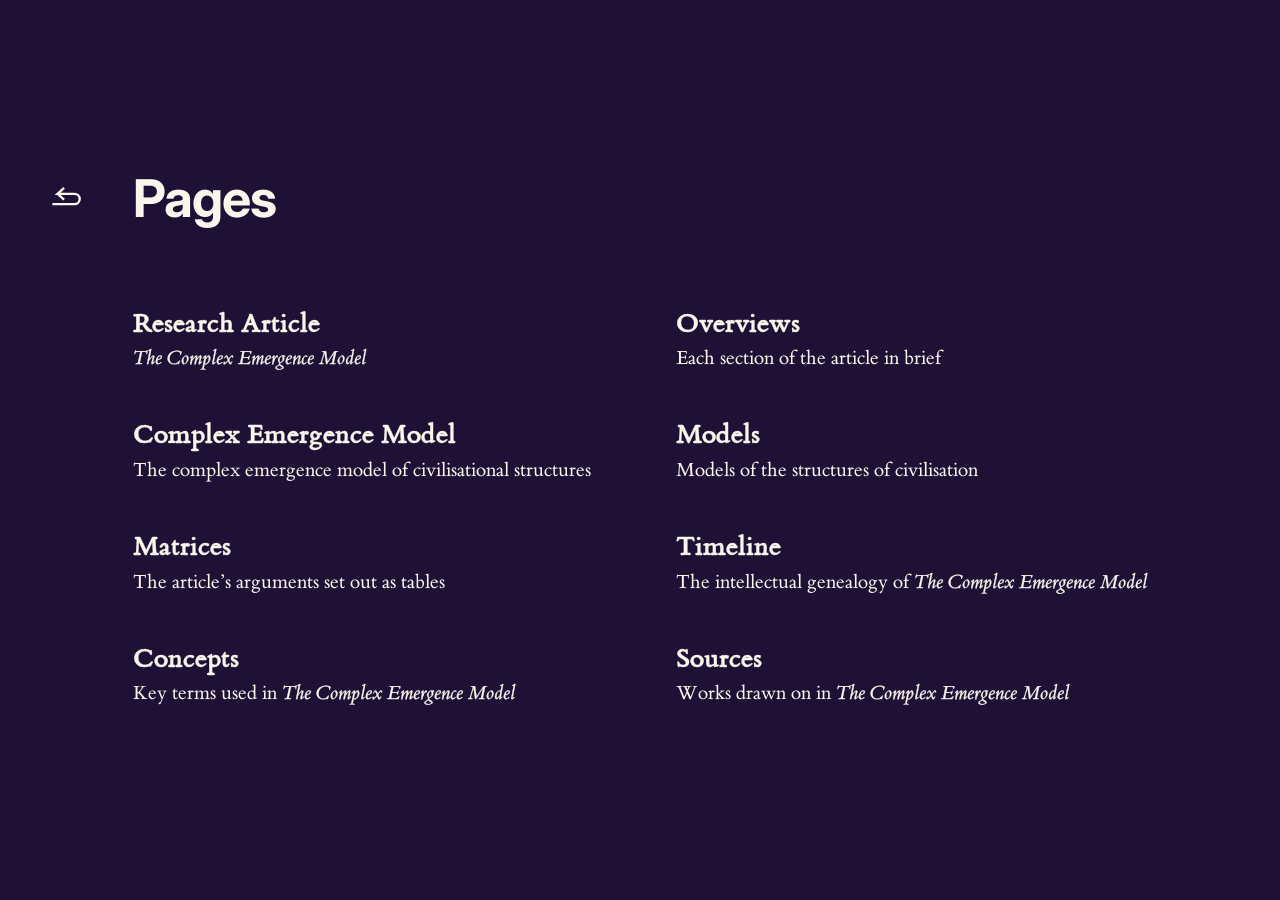
<file: list/index.html>
<!DOCTYPE html>
<html lang="en">
<head>
  <meta charset="UTF-8">
  <meta name="viewport" content="width=device-width, initial-scale=1.0">
  <meta name="description" content="Contents of complexemergencemodel.systems.">
  <link id="favicon-ico" rel="icon" href="../favicon/favicon-light.ico?v=fa5e3e1c" sizes="any">
  <link id="favicon-32" rel="icon" type="image/png" sizes="32x32" href="../favicon/favicon-32-light.png?v=fa5e3e1c">
  <link id="favicon-192" rel="icon" type="image/png" sizes="192x192" href="../favicon/favicon-192-light.png?v=fa5e3e1c">
  <link id="favicon-apple" rel="apple-touch-icon" href="../favicon/apple-touch-icon-light.png?v=fa5e3e1c">
  <script>
    try {
      var navEntry = performance.getEntriesByType && performance.getEntriesByType('navigation')[0];
      // arriving from another page of this site (its own folder: another site may share the address), or a refresh, or back/forward: fade in
      var fromSite = false;
      try { fromSite = !!document.referrer && (function (r, s) { return r.origin === s.origin && r.pathname.indexOf(s.pathname) === 0; })(new URL(document.referrer), new URL('../', location.href)); } catch (e) {}
      // browsers with cross-document view transitions crossfade between pages
      // themselves; the others fade out and in (and so does a refresh)
      var vt = 'CSSViewTransitionRule' in window;
      if (vt) document.documentElement.classList.add('vt');
      if ((fromSite || (navEntry && navEntry.type !== 'navigate')) && (!vt || (navEntry && navEntry.type === 'reload'))) document.documentElement.classList.add('page-entering');
    } catch (e) {}
    try {
      // no theme chosen yet: follow the system setting
      var sys = window.matchMedia && matchMedia('(prefers-color-scheme: dark)').matches ? 'dark' : 'light';
      var t = localStorage.getItem('ce.theme');
      // a theme chosen with t holds only until the system setting changes
      if (t && localStorage.getItem('ce.themeSystem') !== sys) { t = null; localStorage.removeItem('ce.theme'); }
      t = t || sys;
      if (t === 'dark') document.documentElement.setAttribute('data-theme', t);
      if (localStorage.getItem('ce.blueLinks') !== 'off') document.documentElement.classList.add('colour');  // blue links (c): on by default
      if (localStorage.getItem('ce.headings') !== 'sans') document.documentElement.classList.add('serif-headings');
      // the band colour (b): midnight purple by default, or sepia, midnight blue or black
      var band = localStorage.getItem('ce.bandColour') || 'purple';
      if (band === 'purple' || band === 'midnight' || band === 'black') document.documentElement.classList.add('band-' + band);
    } catch (e) {}
  </script>
  <title>Pages — Complex Emergence</title>
  <meta property="og:type" content="website">
  <meta property="og:site_name" content="Complex Emergence">
  <meta property="og:title" content="Pages — Complex Emergence">
  <meta property="og:description" content="Contents of complexemergencemodel.systems.">
  <meta property="og:url" content="https://maxramsahoye.github.io/complexemergencemodel.systems/list/">
  <meta property="og:image" content="https://maxramsahoye.github.io/complexemergencemodel.systems/preview.png">
  <meta property="og:image:width" content="1200">
  <meta property="og:image:height" content="630">
  <meta property="og:image:alt" content="A wheel of four violet quadrants around a hollow centre, the site’s loading mark">
  <meta name="twitter:card" content="summary_large_image">
  <link rel="preconnect" href="https://fonts.googleapis.com">
  <link rel="preconnect" href="https://fonts.gstatic.com" crossorigin>
  <link href="https://fonts.googleapis.com/css2?family=IBM+Plex+Sans:ital,wght@0,400;0,500;0,600;0,700;1,400&family=Inter:wght@400;600;700&display=swap" rel="stylesheet">
  <link href="../assets/site.css?v=75db18a8" rel="stylesheet">
  <style>
    /* the whole page is light sepia */
    html,
    body {
      background: var(--band-bg);
    }

    /* the title and menu sit in the middle of the screen, left aligned */
    .page-main {
      min-height: 100vh;
      box-sizing: border-box;
      display: flex;
      align-items: center;
      justify-content: center;
      max-width: none;
      padding-top: 64px;
      padding-bottom: 64px;
    }

    .pages-box {
      max-width: 1040px;
    }

    /* no top menu here: this page is the menu */
    .top-nav {
      display: none !important;
    }

    /* the title is centred; the back arrow sits just to its left */
    .title-row {
      position: relative;
      display: inline-block;
      margin-bottom: 56px;
    }

    .title-row .page-title {
      margin: 0;
    }

    .title-row .back-arrow {
      position: absolute;
      top: 50%;
      left: auto;
      right: 100%;
      margin-right: 48px;
      transform: translateY(-50%);
    }

    .title-row .back-arrow svg {
      width: 34px;
      height: 26px;
    }

    @media (max-width: 600px) {
      /* room on the left for the back arrow */
      .page-main {
        padding-left: 66px;
      }

      .title-row .back-arrow {
        margin-right: 16px;
      }

      .title-row .back-arrow svg {
        width: 26px;
        height: 20px;
      }
    }

    /* the pages in two columns, read across */
    .menu {
      display: grid;
      grid-template-columns: repeat(2, minmax(0, 1fr));
      column-gap: 72px;
      list-style: none;
      margin: 0;
      padding: 0;
    }

    @media (max-width: 760px) {
      .menu {
        grid-template-columns: minmax(0, 1fr);
      }
    }

    .menu a {
      display: block;
      padding: 24px 0;
      font-family: var(--sans);
      font-weight: 600;
      letter-spacing: -0.02em;
      font-size: 24px;
      line-height: 1.2;
      color: inherit;
      text-decoration: none;
    }

    .menu-desc {
      display: block;
      margin-top: 6px;
      font-family: var(--serif);
      font-weight: 400;
      letter-spacing: 0;
      font-size: 20px;
      color: var(--canvas-ink);
    }

    .menu a:hover .menu-title {
      text-decoration: underline;
      text-decoration-thickness: 1.5px;
      text-underline-offset: 5px;
    }

    @media (max-width: 600px) {
      .menu a {
        font-size: 21px;
      }
    }
  </style>
</head>
<body class="on-band">

  <main class="page-main">
    <div class="pages-box">
    <div class="title-row">
      <a class="back-arrow" href="../" aria-label="Back">
        <svg viewBox="0 0 26 20" fill="none" stroke="currentColor" stroke-width="1.8" stroke-linecap="butt" stroke-linejoin="miter">
          <path d="M10,1.5 L5,6 L18,6 A4,4 0 0 1 18,14 L1,14"/>
          <path d="M10,10.5 L5,6"/>
        </svg>
      </a>
    <h1 class="page-title"><a class="heading-link title-top" href="#">Pages</a></h1>
    </div>

    <ul class="menu">
      <li><a href="../"><span class="menu-title">Research Article</span><span class="menu-desc"><em>The Complex Emergence Model</em></span></a></li>
      <li><a href="../overviews/"><span class="menu-title">Overviews</span><span class="menu-desc">Each section of the article in brief</span></a></li>
      <li><a href="../model/"><span class="menu-title">Complex Emergence Model</span><span class="menu-desc">The complex emergence model of civilisational structures</span></a></li>
      <li><a href="../diagram/"><span class="menu-title">Models</span><span class="menu-desc">Models of the structures of civilisation</span></a></li>
      <li><a href="../matrices/"><span class="menu-title">Matrices</span><span class="menu-desc">The article&rsquo;s arguments set out as tables</span></a></li>
      <li><a href="../timeline/"><span class="menu-title">Timeline</span><span class="menu-desc">The intellectual genealogy of <em>The Complex Emergence Model</em></span></a></li>
      <li><a href="../lexicon/"><span class="menu-title">Concepts</span><span class="menu-desc">Key terms used in <em>The Complex Emergence Model</em></span></a></li>
      <li><a href="../sources/"><span class="menu-title">Sources</span><span class="menu-desc">Works drawn on in <em>The Complex Emergence Model</em></span></a></li>
    </ul>
    </div>
  </main>

  <script src="../assets/site.js?v=7021c60a" data-base="../"></script>
  <script src="../assets/tools.js?v=11aae201"></script>
</body>
</html>
</file>
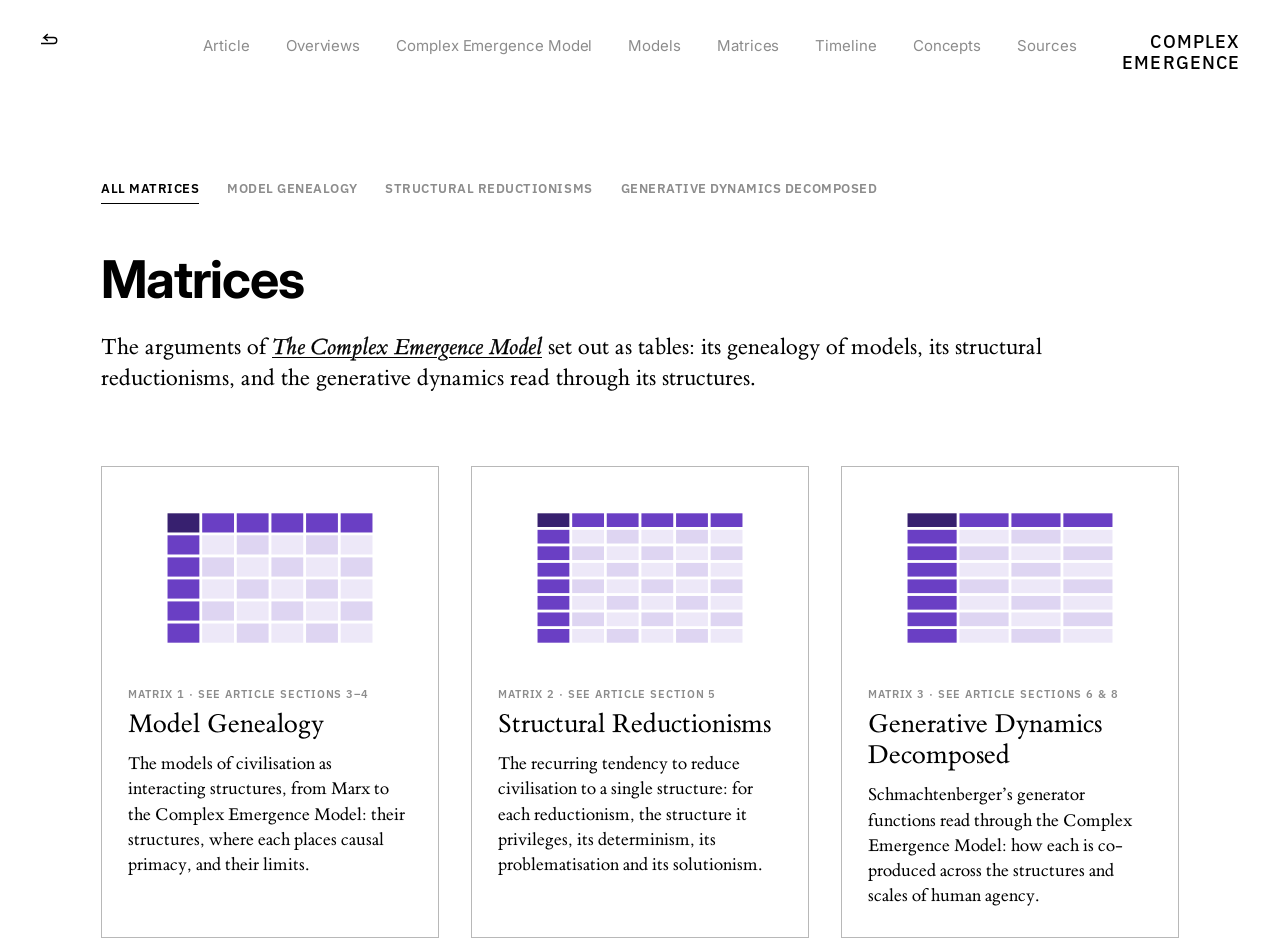
<file: matrices/index.html>
<!DOCTYPE html>
<html lang="en" class="hide-scrollbar">
<head>
  <meta charset="UTF-8">
  <meta name="viewport" content="width=device-width, initial-scale=1.0">
  <meta name="description" content="Three matrices drawn from The Complex Emergence Model: its genealogy of models, its structural reductionisms and its generative dynamics.">
  <link id="favicon-ico" rel="icon" href="../favicon/favicon-light.ico?v=fa5e3e1c" sizes="any">
  <link id="favicon-32" rel="icon" type="image/png" sizes="32x32" href="../favicon/favicon-32-light.png?v=fa5e3e1c">
  <link id="favicon-192" rel="icon" type="image/png" sizes="192x192" href="../favicon/favicon-192-light.png?v=fa5e3e1c">
  <link id="favicon-apple" rel="apple-touch-icon" href="../favicon/apple-touch-icon-light.png?v=fa5e3e1c">
  <script>
    try {
      var navEntry = performance.getEntriesByType && performance.getEntriesByType('navigation')[0];
      // arriving from another page of this site (its own folder: another site may share the address), or a refresh, or back/forward: fade in
      var fromSite = false;
      try { fromSite = !!document.referrer && (function (r, s) { return r.origin === s.origin && r.pathname.indexOf(s.pathname) === 0; })(new URL(document.referrer), new URL('../', location.href)); } catch (e) {}
      // browsers with cross-document view transitions crossfade between pages
      // themselves; the others fade out and in (and so does a refresh)
      var vt = 'CSSViewTransitionRule' in window;
      if (vt) document.documentElement.classList.add('vt');
      if ((fromSite || (navEntry && navEntry.type !== 'navigate')) && (!vt || (navEntry && navEntry.type === 'reload'))) document.documentElement.classList.add('page-entering');
    } catch (e) {}
    try {
      // no theme chosen yet: follow the system setting
      var sys = window.matchMedia && matchMedia('(prefers-color-scheme: dark)').matches ? 'dark' : 'light';
      var t = localStorage.getItem('ce.theme');
      // a theme chosen with t holds only until the system setting changes
      if (t && localStorage.getItem('ce.themeSystem') !== sys) { t = null; localStorage.removeItem('ce.theme'); }
      t = t || sys;
      if (t === 'dark') document.documentElement.setAttribute('data-theme', t);
      if (localStorage.getItem('ce.blueLinks') !== 'off') document.documentElement.classList.add('colour');  // blue links (c): on by default
      if (localStorage.getItem('ce.headings') !== 'sans') document.documentElement.classList.add('serif-headings');
      // the band colour (b): midnight purple by default, or sepia, midnight blue or black
      var band = localStorage.getItem('ce.bandColour') || 'purple';
      if (band === 'purple' || band === 'midnight' || band === 'black') document.documentElement.classList.add('band-' + band);
    } catch (e) {}
  </script>
  <title>Matrices — Complex Emergence</title>
  <meta property="og:type" content="website">
  <meta property="og:site_name" content="Complex Emergence">
  <meta property="og:title" content="Matrices — Complex Emergence">
  <meta property="og:description" content="Three matrices drawn from The Complex Emergence Model: its genealogy of models, its structural reductionisms and its generative dynamics.">
  <meta property="og:url" content="https://maxramsahoye.github.io/complexemergencemodel.systems/matrices/">
  <meta property="og:image" content="https://maxramsahoye.github.io/complexemergencemodel.systems/preview.png">
  <meta property="og:image:width" content="1200">
  <meta property="og:image:height" content="630">
  <meta property="og:image:alt" content="A wheel of four violet quadrants around a hollow centre, the site’s loading mark">
  <meta name="twitter:card" content="summary_large_image">
  <link rel="preconnect" href="https://fonts.googleapis.com">
  <link rel="preconnect" href="https://fonts.gstatic.com" crossorigin>
  <link href="https://fonts.googleapis.com/css2?family=IBM+Plex+Sans:ital,wght@0,400;0,500;0,600;0,700;1,400&family=Inter:wght@400;500;600;700&display=swap" rel="stylesheet">
  <link href="../assets/site.css?v=75db18a8" rel="stylesheet">
  <style>
    /* no band at the top and no footer, as on the Models page: the corner
       controls and the top menu in the page's own colours */
    .site-footer {
      display: none;
    }

    html:not([data-theme]) body.no-band :is(.back-arrow, .theme-toggle, .top-nav, .over-band) {
      --canvas-ink: #000000;
      --muted: #8c8c8c;
      --link-blue: #1a3a9c;
    }

    /* the site name in the top-right corner, as on the Overviews */
    .site-title,
    body.footer-in-view .site-title {
      position: absolute;
      z-index: 10;
      top: 32px;
      right: 40px;
      left: auto;
      bottom: auto;
      margin: 0;
      text-align: right;
      opacity: 1;
      pointer-events: auto;
    }

    @media (max-width: 960px) {
      .site-title,
      body.footer-in-view .site-title {
        top: 26px;
        right: 24px;
      }
    }

    @media (max-width: 600px) {
      .site-title,
      body.footer-in-view .site-title {
        top: 22px;
      }
    }

    /* the cards, as the Models page has them */
    .mx-grid {
      display: grid;
      grid-template-columns: repeat(3, minmax(0, 1fr));
      gap: 32px;
      margin-top: 72px;
    }

    .mx-card {
      display: flex;
      flex-direction: column;
      padding: 26px 26px 28px;
      border: 1.5px solid color-mix(in srgb, currentColor 28%, transparent);
      color: inherit;
      text-decoration: none;
      transition: background-color 0.2s ease, border-color 0.2s ease;
    }

    .mx-card:hover,
    .mx-card:focus-visible {
      border-color: var(--link-blue);
      background: color-mix(in srgb, var(--link-blue) 8%, transparent);
      outline: none;
    }

    .mx-thumb {
      display: block;
      width: 100%;
      height: 170px;
      margin-bottom: 24px;
      --h0: #37206f;
      --h1: #6a3fc4;
      --h2: color-mix(in srgb, #6a3fc4 22%, var(--canvas-bg));
      --h3: color-mix(in srgb, #6a3fc4 12%, var(--canvas-bg));
    }

    .mx-kicker {
      margin: 0 0 8px;
      font-family: var(--mono-caps);
      font-size: 11px;
      font-weight: 600;
      letter-spacing: 0.08em;
      text-transform: uppercase;
      color: var(--muted);
    }

    .mx-title {
      margin: 0 0 12px;
      font-family: var(--serif);
      font-size: 27px;
      font-weight: 400;
      line-height: 1.15;
    }

    .mx-desc {
      margin: 0;
      font-size: 18px;
      line-height: 1.4;
    }

    @media (max-width: 1100px) {
      .mx-grid { grid-template-columns: repeat(2, minmax(0, 1fr)); }
    }

    @media (max-width: 640px) {
      .mx-grid { grid-template-columns: 1fr; }
    }

    /* a matrix: its own view, its name the page's title; the cards, the
       page's own title and introduction hidden */
    body.mx-one :is(.mx-grid, .mx-main-title, .mx-top > .page-intro) {
      display: none;
    }

    .mx-view-kicker {
      margin: 0 0 14px;
    }

    /* the menu of matrices, as the Models page has its own: a row above
       the page, or in the margin to the left wherever it fits there */
    .mx-top {
      position: relative;
    }

    .mx-tabs {
      display: flex;
      flex-wrap: wrap;
      gap: 18px 28px;
      margin: 0 0 48px;
      font-family: var(--mono-caps);
      font-size: 13px;
      font-weight: 600;
      letter-spacing: 0.04em;
      text-transform: uppercase;
    }

    .mx-tabs a {
      padding: 0 0 6px;
      border-bottom: 1.5px solid transparent;
      color: var(--muted);
      text-decoration: none;
      white-space: nowrap;
      transition: color 0.2s ease, border-color 0.2s ease;
    }

    .mx-tabs a:hover,
    .mx-tabs a[aria-current="true"] {
      color: var(--canvas-ink);
    }

    .mx-tabs a[aria-current="true"] {
      border-bottom-color: currentColor;
    }

    @media (min-width: 1440px) {
      .mx-tabs {
        position: absolute;
        top: 12px;
        left: calc((var(--wide-col) - 100vw) / 2 + 24px);
        flex-direction: column;
        align-items: flex-start;
        gap: 16px;
        margin: 0;
        font-size: 11px;
        /* (as wide as the margin allows, a longer name over two lines) */
        width: calc((100vw - var(--wide-col)) / 2 - 48px);
      }

      .mx-tabs a {
        width: fit-content;
        white-space: normal;
        line-height: 1.4;
      }
    }

    .mx-view[hidden] {
      display: none;
    }

    /* (each view fading in as it opens, as the Models page's do) */
    .mx-in {
      animation: mx-in 0.4s ease;
    }

    @keyframes mx-in {
      from { opacity: 0; transform: translateY(6px); }
      to { opacity: 1; transform: none; }
    }

    @media (prefers-reduced-motion: reduce) {
      .mx-in { animation: none; }
    }

    .mx-view {
      margin-top: 0;
      /* (room beneath, with no footer to follow) */
      padding-bottom: 160px;
    }

    .mx-back {
      margin: 0 0 40px;
      font-family: var(--mono-caps);
      font-size: 12px;
      letter-spacing: 0.08em;
      text-transform: uppercase;
    }

    .mx-back a,
    .mx-read a {
      color: var(--link-blue);
      text-decoration: none;
      border-bottom: 1px solid currentColor;
    }

    .mx-view-desc {
      max-width: 760px;
      margin: 0 0 48px;
      font-size: 22px;
      line-height: 1.4;
    }

    /* the table: the full width, its first column the row's name in IBM,
       the cells in the serif; scrolling sideways on narrow screens */
    .mx-scroll {
      overflow-x: auto;
      margin: 0 calc(-1 * min(24px, 2vw));
      padding: 0 min(24px, 2vw);
    }

    .mx-table {
      width: 100%;
      min-width: 980px;
      border-collapse: collapse;
      font-size: 17px;
      line-height: 1.38;
    }

    .mx-table th,
    .mx-table td {
      padding: 16px 18px 18px 0;
      text-align: left;
      vertical-align: top;
      border-top: 1px solid color-mix(in srgb, currentColor 16%, transparent);
    }

    /* the header row and the first column in two light tints of the
       accent: the header the deeper, the first column the paler */
    .mx-table {
      --mx-head: color-mix(in srgb, var(--link-blue) 16%, var(--canvas-bg));
      --mx-side: color-mix(in srgb, var(--link-blue) 7%, var(--canvas-bg));
    }

    /* (deeper in the dark theme, so the two still read apart) */
    html[data-theme="dark"] .mx-table {
      --mx-head: color-mix(in srgb, var(--link-blue) 30%, var(--canvas-bg));
      --mx-side: color-mix(in srgb, var(--link-blue) 14%, var(--canvas-bg));
    }

    .mx-table th:first-child,
    .mx-table td:first-child {
      padding-left: 18px;
    }

    .mx-table thead th {
      padding-top: 16px;
      padding-bottom: 14px;
      border-top: none;
      font-family: var(--mono-caps);
      font-size: 11px;
      font-weight: 600;
      letter-spacing: 0.08em;
      text-transform: uppercase;
      color: var(--canvas-ink);
      background: var(--mx-head);
    }

    .mx-table tbody th {
      background: var(--mx-side);
    }

    .mx-table tbody th {
      width: 15%;
      font-family: 'IBM Plex Sans', sans-serif;
      font-size: 16px;
      font-weight: 600;
      line-height: 1.3;
    }

    .mx-table tbody th span {
      display: block;
      margin-top: 4px;
      font-weight: 400;
      font-size: 14px;
      color: var(--muted);
    }

    .mx-table tbody tr:first-child > * {
      border-top: none;
    }

    .mx-table td {
      padding-left: 18px;
    }

    .mx-table .mx-lead td {
      padding-top: 4px;
      border-top: none;
      font-style: italic;
      background: var(--mx-head);
    }

    .mx-table tbody tr:hover > td {
      background: color-mix(in srgb, var(--link-blue) 4%, transparent);
    }

    .mx-note {
      max-width: 760px;
      margin: 40px 0 0;
      font-size: 19px;
      font-style: italic;
      line-height: 1.4;
    }

    .mx-read {
      margin: 40px 0 0;
      font-family: var(--mono-caps);
      font-size: 12px;
      letter-spacing: 0.08em;
      text-transform: uppercase;
    }
  </style>
</head>
<body class="no-band">
  <a class="back-arrow" href="../" aria-label="Back to the article" data-direct>
    <svg viewBox="0 0 26 20" fill="none" stroke="currentColor" stroke-width="1.8" stroke-linecap="butt" stroke-linejoin="miter">
      <path d="M10,1.5 L5,6 L18,6 A4,4 0 0 1 18,14 L1,14"/>
      <path d="M10,10.5 L5,6"/>
    </svg>
  </a>

  <main class="page-main">
    <div class="wide-top mx-top">
    <nav class="mx-tabs" aria-label="Matrices"><a href="#" data-view="">All Matrices</a><a href="#model-genealogy" data-view="model-genealogy">Model Genealogy</a><a href="#structural-reductionisms" data-view="structural-reductionisms">Structural Reductionisms</a><a href="#generative-dynamics" data-view="generative-dynamics">Generative Dynamics Decomposed</a></nav>
    <h1 class="page-title mx-main-title"><a class="heading-link title-top" href="#">Matrices</a></h1>
    <p class="page-intro">The arguments of <a class="plain-link" href="../"><em>The Complex Emergence Model</em></a> set out as tables: its genealogy of models, its structural reductionisms, and the generative dynamics read through its structures.</p>
    <div class="mx-grid"><a class="mx-card" href="#model-genealogy"><svg class="mx-thumb" viewBox="0 0 300 180" aria-hidden="true"><rect x="41.5" y="21.5" width="33.7" height="20.3" fill="var(--h0)"/><rect x="78.2" y="21.5" width="33.7" height="20.3" fill="var(--h1)"/><rect x="114.8" y="21.5" width="33.7" height="20.3" fill="var(--h1)"/><rect x="151.5" y="21.5" width="33.7" height="20.3" fill="var(--h1)"/><rect x="188.2" y="21.5" width="33.7" height="20.3" fill="var(--h1)"/><rect x="224.8" y="21.5" width="33.7" height="20.3" fill="var(--h1)"/><rect x="41.5" y="44.8" width="33.7" height="20.3" fill="var(--h1)"/><rect x="78.2" y="44.8" width="33.7" height="20.3" fill="var(--h3)"/><rect x="114.8" y="44.8" width="33.7" height="20.3" fill="var(--h2)"/><rect x="151.5" y="44.8" width="33.7" height="20.3" fill="var(--h3)"/><rect x="188.2" y="44.8" width="33.7" height="20.3" fill="var(--h2)"/><rect x="224.8" y="44.8" width="33.7" height="20.3" fill="var(--h3)"/><rect x="41.5" y="68.2" width="33.7" height="20.3" fill="var(--h1)"/><rect x="78.2" y="68.2" width="33.7" height="20.3" fill="var(--h2)"/><rect x="114.8" y="68.2" width="33.7" height="20.3" fill="var(--h3)"/><rect x="151.5" y="68.2" width="33.7" height="20.3" fill="var(--h2)"/><rect x="188.2" y="68.2" width="33.7" height="20.3" fill="var(--h3)"/><rect x="224.8" y="68.2" width="33.7" height="20.3" fill="var(--h2)"/><rect x="41.5" y="91.5" width="33.7" height="20.3" fill="var(--h1)"/><rect x="78.2" y="91.5" width="33.7" height="20.3" fill="var(--h3)"/><rect x="114.8" y="91.5" width="33.7" height="20.3" fill="var(--h2)"/><rect x="151.5" y="91.5" width="33.7" height="20.3" fill="var(--h3)"/><rect x="188.2" y="91.5" width="33.7" height="20.3" fill="var(--h2)"/><rect x="224.8" y="91.5" width="33.7" height="20.3" fill="var(--h3)"/><rect x="41.5" y="114.8" width="33.7" height="20.3" fill="var(--h1)"/><rect x="78.2" y="114.8" width="33.7" height="20.3" fill="var(--h2)"/><rect x="114.8" y="114.8" width="33.7" height="20.3" fill="var(--h3)"/><rect x="151.5" y="114.8" width="33.7" height="20.3" fill="var(--h2)"/><rect x="188.2" y="114.8" width="33.7" height="20.3" fill="var(--h3)"/><rect x="224.8" y="114.8" width="33.7" height="20.3" fill="var(--h2)"/><rect x="41.5" y="138.2" width="33.7" height="20.3" fill="var(--h1)"/><rect x="78.2" y="138.2" width="33.7" height="20.3" fill="var(--h3)"/><rect x="114.8" y="138.2" width="33.7" height="20.3" fill="var(--h2)"/><rect x="151.5" y="138.2" width="33.7" height="20.3" fill="var(--h3)"/><rect x="188.2" y="138.2" width="33.7" height="20.3" fill="var(--h2)"/><rect x="224.8" y="138.2" width="33.7" height="20.3" fill="var(--h3)"/></svg><p class="mx-kicker" data-secs="precursors emergence-model">Matrix 1 · See Article Sections 3–4</p><h2 class="mx-title">Model Genealogy</h2><p class="mx-desc">The models of civilisation as interacting structures, from Marx to the Complex Emergence Model: their structures, where each places causal primacy, and their limits.</p></a><a class="mx-card" href="#structural-reductionisms"><svg class="mx-thumb" viewBox="0 0 300 180" aria-hidden="true"><rect x="41.5" y="21.5" width="33.7" height="14.5" fill="var(--h0)"/><rect x="78.2" y="21.5" width="33.7" height="14.5" fill="var(--h1)"/><rect x="114.8" y="21.5" width="33.7" height="14.5" fill="var(--h1)"/><rect x="151.5" y="21.5" width="33.7" height="14.5" fill="var(--h1)"/><rect x="188.2" y="21.5" width="33.7" height="14.5" fill="var(--h1)"/><rect x="224.8" y="21.5" width="33.7" height="14.5" fill="var(--h1)"/><rect x="41.5" y="39.0" width="33.7" height="14.5" fill="var(--h1)"/><rect x="78.2" y="39.0" width="33.7" height="14.5" fill="var(--h3)"/><rect x="114.8" y="39.0" width="33.7" height="14.5" fill="var(--h2)"/><rect x="151.5" y="39.0" width="33.7" height="14.5" fill="var(--h3)"/><rect x="188.2" y="39.0" width="33.7" height="14.5" fill="var(--h2)"/><rect x="224.8" y="39.0" width="33.7" height="14.5" fill="var(--h3)"/><rect x="41.5" y="56.5" width="33.7" height="14.5" fill="var(--h1)"/><rect x="78.2" y="56.5" width="33.7" height="14.5" fill="var(--h2)"/><rect x="114.8" y="56.5" width="33.7" height="14.5" fill="var(--h3)"/><rect x="151.5" y="56.5" width="33.7" height="14.5" fill="var(--h2)"/><rect x="188.2" y="56.5" width="33.7" height="14.5" fill="var(--h3)"/><rect x="224.8" y="56.5" width="33.7" height="14.5" fill="var(--h2)"/><rect x="41.5" y="74.0" width="33.7" height="14.5" fill="var(--h1)"/><rect x="78.2" y="74.0" width="33.7" height="14.5" fill="var(--h3)"/><rect x="114.8" y="74.0" width="33.7" height="14.5" fill="var(--h2)"/><rect x="151.5" y="74.0" width="33.7" height="14.5" fill="var(--h3)"/><rect x="188.2" y="74.0" width="33.7" height="14.5" fill="var(--h2)"/><rect x="224.8" y="74.0" width="33.7" height="14.5" fill="var(--h3)"/><rect x="41.5" y="91.5" width="33.7" height="14.5" fill="var(--h1)"/><rect x="78.2" y="91.5" width="33.7" height="14.5" fill="var(--h2)"/><rect x="114.8" y="91.5" width="33.7" height="14.5" fill="var(--h3)"/><rect x="151.5" y="91.5" width="33.7" height="14.5" fill="var(--h2)"/><rect x="188.2" y="91.5" width="33.7" height="14.5" fill="var(--h3)"/><rect x="224.8" y="91.5" width="33.7" height="14.5" fill="var(--h2)"/><rect x="41.5" y="109.0" width="33.7" height="14.5" fill="var(--h1)"/><rect x="78.2" y="109.0" width="33.7" height="14.5" fill="var(--h3)"/><rect x="114.8" y="109.0" width="33.7" height="14.5" fill="var(--h2)"/><rect x="151.5" y="109.0" width="33.7" height="14.5" fill="var(--h3)"/><rect x="188.2" y="109.0" width="33.7" height="14.5" fill="var(--h2)"/><rect x="224.8" y="109.0" width="33.7" height="14.5" fill="var(--h3)"/><rect x="41.5" y="126.5" width="33.7" height="14.5" fill="var(--h1)"/><rect x="78.2" y="126.5" width="33.7" height="14.5" fill="var(--h2)"/><rect x="114.8" y="126.5" width="33.7" height="14.5" fill="var(--h3)"/><rect x="151.5" y="126.5" width="33.7" height="14.5" fill="var(--h2)"/><rect x="188.2" y="126.5" width="33.7" height="14.5" fill="var(--h3)"/><rect x="224.8" y="126.5" width="33.7" height="14.5" fill="var(--h2)"/><rect x="41.5" y="144.0" width="33.7" height="14.5" fill="var(--h1)"/><rect x="78.2" y="144.0" width="33.7" height="14.5" fill="var(--h3)"/><rect x="114.8" y="144.0" width="33.7" height="14.5" fill="var(--h2)"/><rect x="151.5" y="144.0" width="33.7" height="14.5" fill="var(--h3)"/><rect x="188.2" y="144.0" width="33.7" height="14.5" fill="var(--h2)"/><rect x="224.8" y="144.0" width="33.7" height="14.5" fill="var(--h3)"/></svg><p class="mx-kicker" data-secs="structural-primacy">Matrix 2 · See Article Section 5</p><h2 class="mx-title">Structural Reductionisms</h2><p class="mx-desc">The recurring tendency to reduce civilisation to a single structure: for each reductionism, the structure it privileges, its determinism, its problematisation and its solutionism.</p></a><a class="mx-card" href="#generative-dynamics"><svg class="mx-thumb" viewBox="0 0 300 180" aria-hidden="true"><rect x="41.5" y="21.5" width="52.0" height="14.5" fill="var(--h0)"/><rect x="96.5" y="21.5" width="52.0" height="14.5" fill="var(--h1)"/><rect x="151.5" y="21.5" width="52.0" height="14.5" fill="var(--h1)"/><rect x="206.5" y="21.5" width="52.0" height="14.5" fill="var(--h1)"/><rect x="41.5" y="39.0" width="52.0" height="14.5" fill="var(--h1)"/><rect x="96.5" y="39.0" width="52.0" height="14.5" fill="var(--h3)"/><rect x="151.5" y="39.0" width="52.0" height="14.5" fill="var(--h2)"/><rect x="206.5" y="39.0" width="52.0" height="14.5" fill="var(--h3)"/><rect x="41.5" y="56.5" width="52.0" height="14.5" fill="var(--h1)"/><rect x="96.5" y="56.5" width="52.0" height="14.5" fill="var(--h2)"/><rect x="151.5" y="56.5" width="52.0" height="14.5" fill="var(--h3)"/><rect x="206.5" y="56.5" width="52.0" height="14.5" fill="var(--h2)"/><rect x="41.5" y="74.0" width="52.0" height="14.5" fill="var(--h1)"/><rect x="96.5" y="74.0" width="52.0" height="14.5" fill="var(--h3)"/><rect x="151.5" y="74.0" width="52.0" height="14.5" fill="var(--h2)"/><rect x="206.5" y="74.0" width="52.0" height="14.5" fill="var(--h3)"/><rect x="41.5" y="91.5" width="52.0" height="14.5" fill="var(--h1)"/><rect x="96.5" y="91.5" width="52.0" height="14.5" fill="var(--h2)"/><rect x="151.5" y="91.5" width="52.0" height="14.5" fill="var(--h3)"/><rect x="206.5" y="91.5" width="52.0" height="14.5" fill="var(--h2)"/><rect x="41.5" y="109.0" width="52.0" height="14.5" fill="var(--h1)"/><rect x="96.5" y="109.0" width="52.0" height="14.5" fill="var(--h3)"/><rect x="151.5" y="109.0" width="52.0" height="14.5" fill="var(--h2)"/><rect x="206.5" y="109.0" width="52.0" height="14.5" fill="var(--h3)"/><rect x="41.5" y="126.5" width="52.0" height="14.5" fill="var(--h1)"/><rect x="96.5" y="126.5" width="52.0" height="14.5" fill="var(--h2)"/><rect x="151.5" y="126.5" width="52.0" height="14.5" fill="var(--h3)"/><rect x="206.5" y="126.5" width="52.0" height="14.5" fill="var(--h2)"/><rect x="41.5" y="144.0" width="52.0" height="14.5" fill="var(--h1)"/><rect x="96.5" y="144.0" width="52.0" height="14.5" fill="var(--h3)"/><rect x="151.5" y="144.0" width="52.0" height="14.5" fill="var(--h2)"/><rect x="206.5" y="144.0" width="52.0" height="14.5" fill="var(--h3)"/></svg><p class="mx-kicker" data-secs="complex-emergence-model generative-dynamics">Matrix 3 · See Article Sections 6 &amp; 8</p><h2 class="mx-title">Generative Dynamics Decomposed</h2><p class="mx-desc">Schmachtenberger&rsquo;s generator functions read through the Complex Emergence Model: how each is co-produced across the structures and scales of human agency.</p></a></div>
    <section class="mx-view" id="model-genealogy" hidden><p class="mx-kicker mx-view-kicker" data-secs="precursors emergence-model">Matrix 1 · See Article Sections 3–4</p><h1 class="page-title mx-view-title">Model Genealogy</h1><p class="mx-view-desc">The models of civilisation as interacting structures, from Marx to the Complex Emergence Model: their structures, where each places causal primacy, and their limits.</p><div class="mx-scroll"><table class="mx-table"><thead><tr><th scope="col">Model</th><th scope="col">Theorist</th><th scope="col">Structures</th><th scope="col">Causal primacy</th><th scope="col">Organising principle</th><th scope="col">Limits</th></tr></thead><tbody><tr><th scope="row">Classical Marxism: Base-Superstructure</th><td>Karl Marx; elaborated by Gramsci and Althusser</td><td><b>2</b> &ndash; Base (economy: the modes, forces and relations of production); Superstructure (law, politics, ideology, culture, art)</td><td>The base: <em>economic determinism</em></td><td>Two layers, the superstructure rising on the base</td><td>Classical Marxism attended mainly to the base; post-Marxists (&lsquo;cultural hegemony&rsquo;, &lsquo;ideological apparatuses&rsquo;) had to elaborate the superstructure</td></tr><tr><th scope="row">Cultural Materialism: Infrastructure-Structure-Superstructure</th><td>Marvin Harris</td><td><b>3</b> &ndash; Infrastructure (technology); Structure (political economy); Superstructure (cultural psychology)</td><td>The infrastructure: <em>infrastructural determinism</em></td><td>Three layers: infrastructure added beneath structure (previously base)</td><td>Primacy still attributed to a single structure</td></tr><tr><th scope="row">Integral Model: Four Quadrants</th><td>Ken Wilber</td><td><b>4</b> quadrants &ndash; Interior-Individual, Exterior-Individual, Interior-Collective, Exterior-Collective</td><td>None: the quadrants arise together</td><td>Two axes: interior vs. exterior, individual vs. collective</td><td>A metatheory of all dimensions of reality, not a model of civilisational structures</td></tr><tr><th scope="row">The Emergence Model</th><td>Daniel Schmachtenberger (2017)</td><td><b>4</b> &ndash; Superstructure; Physiologic structure; Social structure; Infrastructure</td><td>None: each &lsquo;equally fundamental, irreducible to the others&rsquo;</td><td>Cultural materialism set in the four quadrants, adding the physiologic structure (bodies and brains)</td><td>Culture and biology assigned to the interior, though both exist at population level; the quadrants do not neatly map onto the structures</td></tr><tr><th scope="row">The Complex Emergence Model</th><td>This article</td><td><b>11</b> &ndash; Micro-, meso-, macro-, meta-, infra-, inter-, super-, sub-, bio-, eco- and cosmostructure</td><td>None: problems co-produced across every structure and scale of human agency</td><td>A stack of structures, with system dynamics (metastructure) and developmental process (macrostructure) running through all</td><td>&mdash;</td></tr></tbody></table></div><p class="mx-read"><a href="../#precursors">Read the section</a></p></section><section class="mx-view" id="structural-reductionisms" hidden><p class="mx-kicker mx-view-kicker" data-secs="structural-primacy">Matrix 2 · See Article Section 5</p><h1 class="page-title mx-view-title">Structural Reductionisms</h1><p class="mx-view-desc">The recurring tendency to reduce civilisation to a single structure: for each reductionism, the structure it privileges, its determinism, its problematisation and its solutionism.</p><div class="mx-scroll"><table class="mx-table"><thead><tr><th scope="col">Reductionism</th><th scope="col">Structure</th><th scope="col">Determinism</th><th scope="col">Problematisation</th><th scope="col">Solutionism</th><th scope="col">Exemplars</th></tr></thead><tbody><tr><th scope="row">Culturalism</th><td>Superstructure</td><td>History is the unfolding of &lsquo;mind&rsquo;; institutions crystallise what a society believes and values</td><td>Mistaken models of self and world, giving rise to disenchantment and nihilism</td><td>A new grand narrative &ndash; a cultural paradigm-shift &ndash; that economy and technology will follow</td><td>Hegel&rsquo;s <em>Geist</em></td></tr><tr><th scope="row">Economism</th><td>Structure (interstructure)</td><td>Political economy is the base; ideology, psychology and culture emerge from it</td><td>Inequality, ecological crisis and existential risk as &lsquo;capitalogenic&rsquo;: the life-blind logic of capital</td><td>A new political economy, beyond money, markets, states and corporations</td><td>Marxist materialism</td></tr><tr><th scope="row">Technologism</th><td>Infrastructure</td><td>Technology constrains economics, and economics constrains culture</td><td>The industrial-technological system as the root of unfreedom and ecological peril</td><td>The next technology as the mechanism that remakes the world in its image</td><td>Ellul, Kaczynski, the primitivists; the Futurists, techno-optimists</td></tr><tr><th scope="row">Naturalisation</th><td>Biostructure, substructure, ecostructure</td><td>Evolved human nature, geography and Darwinian selection fix the range of possible societies</td><td>The mismatch thesis: &lsquo;Palaeolithic emotions, medieval institutions and god-like technology&rsquo;; ecological overshoot</td><td>Institutions designed around our biases; living within ecological limits; re-engineering human nature</td><td>Sociobiology, evolutionary psychology, Jared Diamond, E. O. Wilson</td></tr><tr><th scope="row">Physicalisation</th><td>Cosmostructure</td><td>Civilisation as a thermodynamic phenomenon, advancing with the energy it harnesses</td><td>For accelerationists, whatever impedes the cosmic gradient; for ecological economists, the entropy law itself</td><td>Accelerate and climb the Kardashev scale, or return within thermodynamic limits</td><td>Leslie White, Kardashev, e/acc, Georgescu-Roegen</td></tr><tr><th scope="row">Individualisation</th><td>Microstructure</td><td>The Great Man theory: individuals bend events to their will</td><td>Villainisation: particular bad actors whose removal would set things right</td><td>Heroism: the right leader or founder; or every individual&rsquo;s choices</td><td>Carlyle; the personal carbon footprint</td></tr><tr><th scope="row">Collectivisation</th><td>Mesostructure</td><td>Groups, not persons or impersonal structures, steer history</td><td>A power elite steering civilisation in its own interest; or &lsquo;humanity as a whole&rsquo;</td><td>Expose, regulate, displace or overthrow the elite; or collectively change course</td><td>C. Wright Mills, Eisenhower; Anthropocene discourse</td></tr><tr><th scope="row">Historicisation</th><td>Macrostructure</td><td>The historical process itself has a shape and logic no participant intends</td><td>A phase in a process: the late stage of a cycle, an overshoot of complexity, a destructive selection pressure</td><td>Read the process correctly: prepare for the coming phase, steer the transition, design the variants selection will favour</td><td>Ibn Khaldun, Spengler, Toynbee, Turchin, Tilly, Henrich</td></tr><tr><th scope="row">Neoidealism</th><td>Superstructure (cultural paradigm)</td><td>The metacrisis is a crisis of consciousness: of meaning, perception or developmental stage</td><td>A reductive, atomised, instrumentalist paradigm generating the crises downstream</td><td>Inner development: wisdom, sense-making, higher stages of consciousness</td><td>Vervaeke, McGilchrist, integral and metamodern traditions, Inner Development Goals</td></tr><tr><th scope="row">Neorealism</th><td>Metastructure (evolutionary game theory)</td><td>Competitive selection dynamics across structures; institutions, technologies and cultures as their epiphenomena</td><td>Multipolar traps, arms races and tragedies of the commons</td><td>New coordination mechanisms and game designs that change the payoffs, not the players</td><td>Thucydides, Hobbes, Machiavelli, Malthus; Schmachtenberger&rsquo;s generator functions, Alexander&rsquo;s &lsquo;Moloch&rsquo;</td></tr></tbody></table></div><p class="mx-read"><a href="../#structural-primacy">Read the section</a></p></section><section class="mx-view" id="generative-dynamics" hidden><p class="mx-kicker mx-view-kicker" data-secs="complex-emergence-model generative-dynamics">Matrix 3 · See Article Sections 6 &amp; 8</p><h1 class="page-title mx-view-title">Generative Dynamics Decomposed</h1><p class="mx-view-desc">Schmachtenberger&rsquo;s generator functions read through the Complex Emergence Model: how each is co-produced across the structures and scales of human agency. These generator functions belong to the metastructure and macrostructure: not located in any one structure, but recurring system dynamics that emerge from and operate through all of them.</p><div class="mx-scroll"><table class="mx-table"><thead><tr><th scope="col">Structure</th><th scope="col">The Multi-Polar Trap</th><th scope="col">Exponential Technological Acceleration</th><th scope="col">Narrow-Boundary Problem-Solving</th></tr><tr class="mx-lead"><td></td><td>Competing actors each do what, if all do it, leaves all worse off &ndash; and none can refrain alone</td><td>Technological power grows exponentially, outpacing the wisdom and governance to wield it</td><td>Problems solved in narrow, isolated ways, pushing harm elsewhere and creating new problems</td></tr></thead><tbody><tr><th scope="row">Microstructure <span>Individual Agency</span></th><td>Individually reasonable choices: &lsquo;if I don&rsquo;t, someone else will&rsquo;; responsibility diffused</td><td>Unprecedented leverage: a researcher, hacker or small team now wields capacities once reserved for states</td><td>Specialists rewarded for narrow objectives, rarely placed to see second-order effects</td></tr><tr><th scope="row">Mesostructure <span>Collective Agency</span></th><td>Firms and states as the principal players &ndash; yet coalitions, treaties and standards can escape the trap</td><td>Labs, firms and defence establishments favour speed over safety; regulators lag behind</td><td>Organisations siloed by design, solving their problem by exporting its costs</td></tr><tr><th scope="row">Macrostructure <span>Historical Process</span></th><td>A selection process: cooperators are outcompeted, ratcheting rivalry into institutions</td><td>Acceleration as history&rsquo;s long-run signature; the gap with institutional change widening</td><td>Layered fixes accumulate into complexity, with diminishing returns (Tainter)</td></tr><tr><th scope="row">Infrastructure <span>Tech Stack</span></th><td>Raises the stakes and speed of rivalry &ndash; but verification and transparency tools can enforce cooperation</td><td>Compounding compute, near-free replication and AI accelerating research itself</td><td>Technologies built for specified functions, their side effects outside the brief; tech fixing tech</td></tr><tr><th scope="row">Interstructure <span>Political Economy</span></th><td>Markets, sovereign states and growth imperatives write the payoff matrix; unpriced externalities make defection cheap</td><td>Capital, intellectual property and state investment reward acceleration; regulation slow and captured</td><td>Markets price only what is traded; single metrics &ndash; GDP, shareholder value &ndash; institutionalise the isolated view</td></tr><tr><th scope="row">Superstructure <span>Cultural Psychology</span></th><td>Defines what counts as winning and supplies us-and-them narratives &ndash; or shared norms that underwrite cooperation (Ostrom)</td><td>Narratives of progress and disruption legitimise speed; sense-making lags</td><td>The analytic paradigm of modernity: problems broken into parts, each to an expert</td></tr><tr><th scope="row">Substructure <span>Evolutionary Psychology</span></th><td>Status competition, in-group loyalty, short-term discounting &ndash; alongside reciprocity and norm enforcement</td><td>Evolved for local, linear worlds: we intuit exponential growth and distant risks poorly</td><td>Cognition tuned to immediate, local threats; a preference for simple causes and single culprits</td></tr></tbody></table></div><p class="mx-read"><a href="../#generative-dynamics">Read the section</a></p></section>
    </div>
  </main>

  <footer class="site-footer">
    <div class="footer-inner">
    <div class="footer-head">
    <p class="footer-subtitle"><em><span class="hang">“</span>Conditioning behaviour and its consequences”</em></p>
    <p class="footer-title"><a class="heading-link" href="../">complexemergencemodel.systems</a></p>
    <p class="footer-author">A project by <a class="author-link" href="https://maxramsahoye.github.io/max/" target="_blank" rel="noopener">Max Ramsahoye</a> on the philosophy of agency</p>
    </div>
    <nav class="footer-sitemap" aria-label="Sitemap">
      <p class="sitemap-heading"><a href="../list/">All Pages</a></p>
      <ol>
        <li><a href="../">Article</a></li>
        <li><a href="../overviews/">Overviews</a></li>
        <li><a href="../model/">The Model</a></li>
        <li><a href="../diagram/">Models</a></li>
        <li><a href="../matrices/">Matrices</a></li>
        <li><a href="../timeline/">Timeline</a></li>
        <li><a href="../lexicon/">Concepts</a></li>
        <li><a href="../sources/">Sources</a></li>
        <li><a class="footer-contact" href="mailto:maxjosephholly@outlook.com" data-email="maxjosephholly@outlook.com">Contact</a></li>
      </ol>
    </nav>
    </div>
  </footer>

  <button class="scroll-top-btn" type="button" aria-label="Scroll to top" data-show-after=".page-title">
    <svg viewBox="0 0 28 28" fill="none" stroke="currentColor" stroke-width="1" stroke-linejoin="round">
      <polygon points="14,9.078 20.328,18.922 14,15.969 7.672,18.922"/>
    </svg>
  </button>

  <script>
    // a card opens its matrix (named in the address); All Matrices returns
    (function () {
      function route() {
        var id = location.hash.slice(1), view = id && document.getElementById(id);
        var one = !!(view && view.classList.contains('mx-view'));
        document.querySelectorAll('.mx-view').forEach(function (v) { v.hidden = v !== view; });
        document.body.classList.toggle('mx-one', one);
        document.querySelectorAll('.mx-tabs a').forEach(function (a) { a.setAttribute('aria-current', a.dataset.view === (one ? id : '') ? 'true' : 'false'); });
        window.scrollTo(0, 0);
        var shown = one ? view : document.querySelector('.mx-grid');
        if (shown) { shown.classList.remove('mx-in'); void shown.offsetWidth; shown.classList.add('mx-in'); }
      }
      window.addEventListener('hashchange', route);
      // (a card or the menu: the view changes in place, with no jump to the
      // matrix's anchor first; the page settles at the top as it fades in)
      document.addEventListener('click', function (e) {
        var a = e.target.closest('.mx-tabs a, a.mx-card');
        if (!a || e.metaKey || e.ctrlKey || e.shiftKey || e.button) return;
        e.preventDefault();
        var id = a.getAttribute('href').slice(1);
        if (id === location.hash.slice(1)) return;
        history.pushState(null, '', id ? '#' + id : location.pathname);
        route();
      });
      window.addEventListener('popstate', route);
      // the article's section numbers, read from the article itself (as its
      // menu numbers them), so they follow any change to it
      fetch(new URL('../', location.href).href).then(function (r) { return r.text(); }).then(function (html) {
        var doc = new DOMParser().parseFromString(html, 'text/html');
        var ids = Array.prototype.filter.call(doc.querySelectorAll('.article-body > section[id]:not([data-toc="off"])'), function (sec) {
          return sec.querySelector(':scope > h2, :scope > h3');
        }).map(function (sec) { return sec.id; });
        document.querySelectorAll('.mx-kicker[data-secs]').forEach(function (k) {
          var n = k.dataset.secs.split(' ').map(function (id) { return ids.indexOf(id) + 1; }).filter(Boolean).sort(function (a, b) { return a - b; });
          if (!n.length) return;
          var run = n.length > 1 && n[n.length - 1] - n[0] === n.length - 1;
          var nums = n.length === 1 ? 'Section ' + n[0] : 'Sections ' + (run ? n[0] + '–' + n[n.length - 1] : n.slice(0, -1).join(', ') + ' & ' + n[n.length - 1]);
          k.textContent = k.textContent.replace(/See Article Sections? .*$/, 'See Article ' + nums);
        });
      }).catch(function () {});
      route();
      // (arriving with a matrix named in the address: from the top of the page)
      if (document.body.classList.contains('mx-one')) {
        setTimeout(function () { window.scrollTo(0, 0); }, 0);
        window.addEventListener('load', function () { setTimeout(function () { window.scrollTo(0, 0); }, 30); });
      }
    })();
  </script>

  <a class="site-title" href="../">Complex<br>Emergence</a>

  <script src="../assets/site.js?v=7021c60a" data-base="../"></script>
  <script src="../assets/tools.js?v=11aae201" data-search-scope=".page-main"></script>
</body>
</html>
</file>
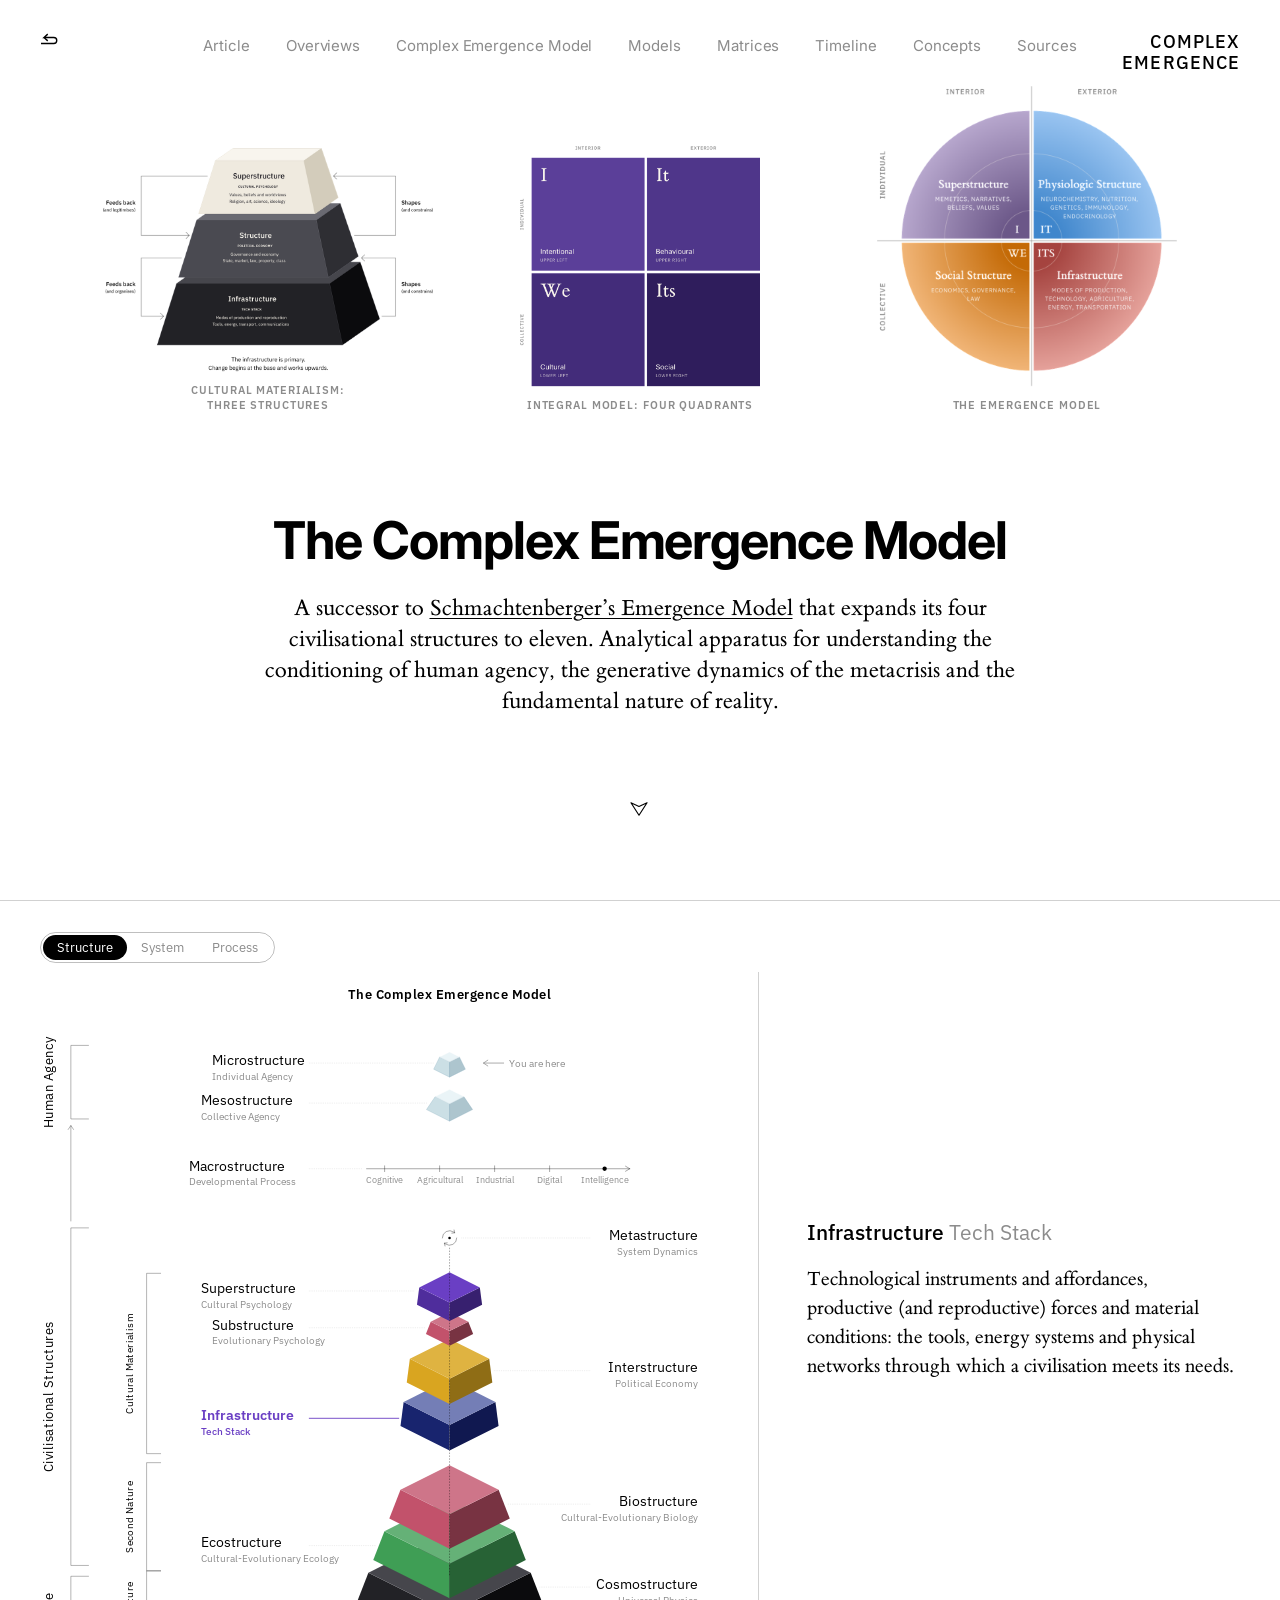
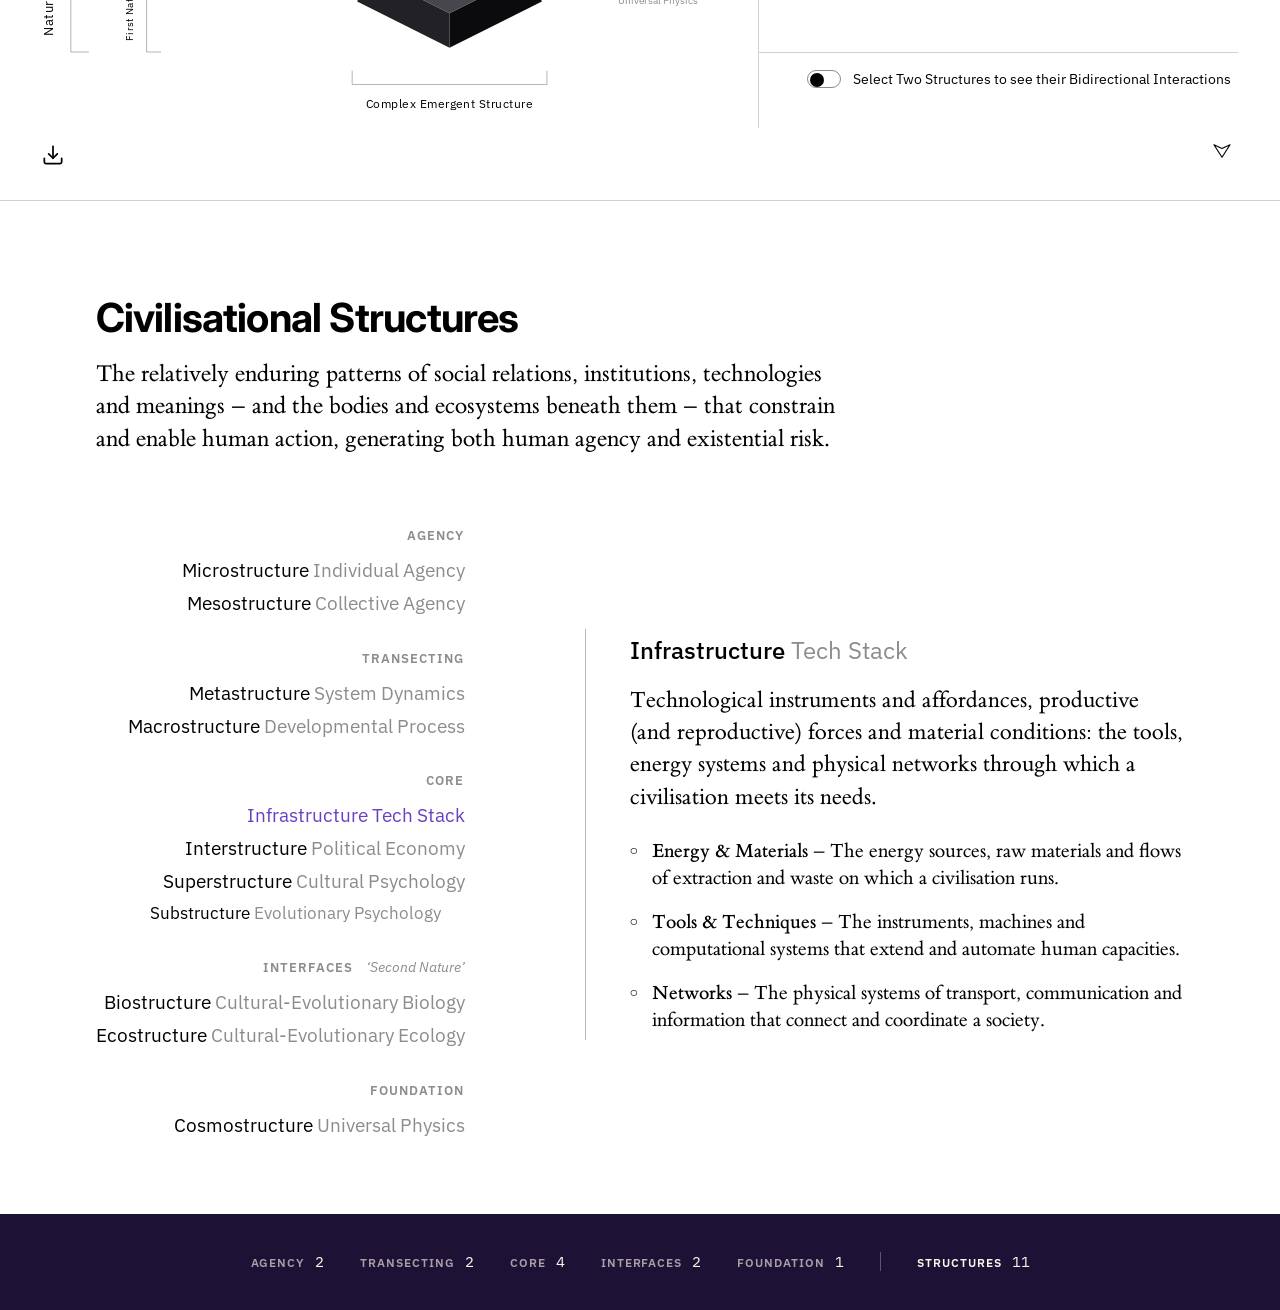
<file: model/index.html>
<!DOCTYPE html>
<html lang="en" class="hide-scrollbar">
<head>
  <meta charset="UTF-8">
  <meta name="viewport" content="width=device-width, initial-scale=1.0">
  <meta name="description" content="A successor to Schmachtenberger’s Emergence Model that expands its four civilisational structures to eleven, for understanding the conditioning of human agency, the generative dynamics of the metacrisis and the fundamental nature of reality.">
  <link id="favicon-ico" rel="icon" href="../favicon/favicon-light.ico?v=fa5e3e1c" sizes="any">
  <link id="favicon-32" rel="icon" type="image/png" sizes="32x32" href="../favicon/favicon-32-light.png?v=fa5e3e1c">
  <link id="favicon-192" rel="icon" type="image/png" sizes="192x192" href="../favicon/favicon-192-light.png?v=fa5e3e1c">
  <link id="favicon-apple" rel="apple-touch-icon" href="../favicon/apple-touch-icon-light.png?v=fa5e3e1c">
  <script>
    try {
      var navEntry = performance.getEntriesByType && performance.getEntriesByType('navigation')[0];
      // arriving from another page of this site (its own folder: another site may share the address), or a refresh, or back/forward: fade in
      var fromSite = false;
      try { fromSite = !!document.referrer && (function (r, s) { return r.origin === s.origin && r.pathname.indexOf(s.pathname) === 0; })(new URL(document.referrer), new URL('../', location.href)); } catch (e) {}
      // browsers with cross-document view transitions crossfade between pages
      // themselves; the others fade out and in (and so does a refresh)
      var vt = 'CSSViewTransitionRule' in window;
      if (vt) document.documentElement.classList.add('vt');
      if ((fromSite || (navEntry && navEntry.type !== 'navigate')) && (!vt || (navEntry && navEntry.type === 'reload'))) document.documentElement.classList.add('page-entering');
    } catch (e) {}
    try {
      // no theme chosen yet: follow the system setting
      var sys = window.matchMedia && matchMedia('(prefers-color-scheme: dark)').matches ? 'dark' : 'light';
      var t = localStorage.getItem('ce.theme');
      // a theme chosen with t holds only until the system setting changes
      if (t && localStorage.getItem('ce.themeSystem') !== sys) { t = null; localStorage.removeItem('ce.theme'); }
      t = t || sys;
      if (t === 'dark') document.documentElement.setAttribute('data-theme', t);
      if (localStorage.getItem('ce.blueLinks') !== 'off') document.documentElement.classList.add('colour');  // blue links (c): on by default
      if (localStorage.getItem('ce.headings') !== 'sans') document.documentElement.classList.add('serif-headings');
      // the band colour (b): midnight purple by default, or sepia, midnight blue or black
      var band = localStorage.getItem('ce.bandColour') || 'purple';
      if (band === 'purple' || band === 'midnight' || band === 'black') document.documentElement.classList.add('band-' + band);
    } catch (e) {}
  </script>
  <title>Complex Emergence Model — Complex Emergence</title>
  <meta property="og:type" content="website">
  <meta property="og:site_name" content="Complex Emergence">
  <meta property="og:title" content="Complex Emergence Model — Complex Emergence">
  <meta property="og:description" content="A successor to Schmachtenberger’s Emergence Model that expands its four civilisational structures to eleven, for understanding the conditioning of human agency, the generative dynamics of the metacrisis and the fundamental nature of reality.">
  <meta property="og:url" content="https://maxramsahoye.github.io/complexemergencemodel.systems/model/">
  <meta property="og:image" content="https://maxramsahoye.github.io/complexemergencemodel.systems/preview.png">
  <meta property="og:image:width" content="1200">
  <meta property="og:image:height" content="630">
  <meta property="og:image:alt" content="A wheel of four violet quadrants around a hollow centre, the site’s loading mark">
  <meta name="twitter:card" content="summary_large_image">
  <link rel="preconnect" href="https://fonts.googleapis.com">
  <link rel="preconnect" href="https://fonts.gstatic.com" crossorigin>
  <link href="https://fonts.googleapis.com/css2?family=IBM+Plex+Sans:ital,wght@0,400;0,500;0,600;0,700;1,400&family=Inter:wght@400;500;600;700&display=swap" rel="stylesheet">
  <link href="../assets/site.css?v=75db18a8" rel="stylesheet">
  <style>
    /* no footer on this page, and no progress bar (it stays in the page,
       hidden, as it is what shows the up arrow) */
    .site-footer,
    .progress-pill.progress-edge {
      display: none;
    }

    /* a purple band along the foot of the last screen, across the window,
       with the up arrow light upon it */
    .md-band {
      box-sizing: border-box;
      position: absolute;
      left: 50%;
      bottom: 0;
      width: 100vw;
      min-height: 96px;
      display: flex;
      align-items: center;
      justify-content: center;
      padding: 22px 96px;
      transform: translateX(-50%);
      background: #1d1135;
      color: #fbf6ec;
    }

    /* the last screen keeps room at its foot for the band */
    .md-side.md-side {
      padding-bottom: 168px;
    }

    html.band-midnight:not([data-theme]) .md-band {
      background: #0d1330;
    }

    html.band-black:not([data-theme]) .md-band {
      background: #000;
    }

    .scroll-top-btn,
    .scroll-top-btn:hover,
    .scroll-top-btn.key-hover {
      color: #fbf6ec;
    }

    /* the first screen's corners: the art of the other models' cards, where
       there is room beside the title */
    .md-corners {
      display: none;
    }

    @media (min-width: 1280px) {
      .md-corners {
        display: block;
        position: absolute;
        top: 0;
        left: 0;
        width: 100%;
        height: var(--first-h, 100vh);
        pointer-events: none;
        /* above the title's screen, so the models can be clicked */
        z-index: 5;
      }

      .md-corner {
        position: absolute;
        pointer-events: auto;
        opacity: 1;
        transition: opacity 0.2s ease, transform 0.3s ease;
      }

      .md-corner:hover,
      .md-corner:focus-visible {
        opacity: 1;
        outline: none;
      }

      /* the title and introduction lower on the screen, to leave room for
         the row of models above them */
      body .md-top.wide-top {
        padding-top: 370px;
        padding-bottom: 40px;
      }

      /* all three above the title, in a row ending as far above it as the
         gap below them: the two outer ones in line with the title's ends,
         the third centred, all of a height, as tall as the room beneath
         the menu allows (the script sets where, and how tall) */
      .md-corner {
        width: max-content;
        top: var(--c-top, 120px);
      }

      .md-corner-top {
        left: 50%;
        transform: translate(-50%, -100%);
      }

      .md-corner-bl {
        left: var(--c-x, 56px);
        transform: translateY(-100%);
      }

      .md-corner-br {
        right: var(--c-x, 56px);
        transform: translateY(-100%);
      }

      .md-corner-top:hover,
      .md-corner-top:focus-visible {
        transform: translate(-50%, calc(-100% - 4px));
      }

      .md-corner-bl:hover,
      .md-corner-bl:focus-visible,
      .md-corner-br:hover,
      .md-corner-br:focus-visible {
        transform: translateY(calc(-100% - 4px));
      }
    }

    .md-corner img {
      display: block;
      width: auto;
      height: var(--c-h, 150px);
      margin: 0 auto;
    }

    /* (Cultural Materialism smaller than the other two) */
    .md-corner-small img {
      height: var(--c-h-mid, 110px);
    }

    /* (the Emergence Model a quarter larger) */
    .md-corner-br img {
      height: calc(var(--c-h, 150px) * 1.25);
    }

    /* each model's name beneath it */
    .md-corner-label {
      display: block;
      margin-top: 12px;
      font-family: var(--mono-caps);
      font-size: 11px;
      font-weight: 600;
      letter-spacing: 0.08em;
      line-height: 1.35;
      text-transform: uppercase;
      text-align: center;
      /* on one line, centred beneath the diagram however narrow it is */
      white-space: nowrap;
      width: max-content;
      margin-left: 50%;
      transform: translateX(-50%);
      color: var(--muted);
      transition: color 0.2s ease;
    }

    .md-corner {
      text-decoration: none;
    }

    .md-corner:hover .md-corner-label,
    .md-corner:focus-visible .md-corner-label {
      color: var(--link-blue);
    }

    /* the terminology, in the top-left corner of the diagram's screen:
       structures, systems or processes */
    .md-terms {
      position: absolute;
      top: 32px;
      left: 40px;
      z-index: 3;
      display: inline-flex;
      border: 1px solid color-mix(in srgb, currentColor 25%, transparent);
      border-radius: 999px;
      padding: 2px;
    }

    .md-terms button {
      padding: 4px 14px;
      border: none;
      border-radius: 999px;
      background: none;
      font-family: 'IBM Plex Sans', sans-serif;
      font-size: 13px;
      color: var(--muted);
      cursor: pointer;
      transition: background-color 0.2s ease, color 0.2s ease;
    }

    .md-terms button[aria-pressed="true"] {
      background: var(--canvas-ink);
      color: var(--canvas-bg);
    }

    .md-terms button:not([aria-pressed="true"]):hover {
      color: var(--canvas-ink);
    }

    @media (max-width: 600px) {
      .md-terms {
        top: 20px;
        left: 24px;
      }
    }

    /* the diagram's download button, in the bottom-left corner of its
       screen, with its note beside it on hover */
    .md-save {
      position: absolute;
      bottom: 32px;
      left: 40px;
      z-index: 3;
      display: flex;
      align-items: center;
      gap: 10px;
      padding: 0;
      border: none;
      background: none;
      color: var(--canvas-ink);
      cursor: pointer;
    }

    .md-save svg {
      width: 26px;
      height: 26px;
    }

    .md-save .arrow {
      transition: transform 0.25s ease;
    }

    .md-save:hover .arrow,
    .md-save:focus-visible .arrow {
      transform: translateY(2px);
    }

    .md-save-note {
      font-family: 'IBM Plex Sans', sans-serif;
      font-size: 13px;
      color: var(--muted);
      opacity: 0;
      transform: translateX(-4px);
      transition: opacity 0.2s ease, transform 0.2s ease;
      white-space: nowrap;
    }

    .md-save:hover .md-save-note,
    .md-save:focus-visible .md-save-note,
    .md-save.busy .md-save-note {
      opacity: 1;
      transform: none;
    }

    .md-save:focus-visible {
      outline: none;
    }

    @media (max-width: 600px) {
      .md-save {
        bottom: 20px;
        left: 24px;
      }
    }

    /* (while the download reads the diagram's colours, no fading) */
    .md-svg.md-still,
    .md-svg.md-still * {
      transition: none !important;
    }

    /* the note on a click made while the diagram is still assembling */
    .md-click-note {
      position: fixed;
      z-index: 50;
      padding: 7px 12px;
      border-radius: 4px;
      background: var(--canvas-ink);
      color: var(--canvas-bg);
      font-family: 'IBM Plex Sans', sans-serif;
      font-size: 13px;
      line-height: 1.3;
      white-space: nowrap;
      pointer-events: none;
      opacity: 0;
      transform: translate(-50%, calc(-100% - 10px));
      transition: opacity 0.25s ease, transform 0.25s ease;
    }

    .md-click-note.on {
      opacity: 1;
      transform: translate(-50%, calc(-100% - 16px));
    }

    /* the top section on the page's own background */
    .md-top {
      position: relative;
      z-index: 0;
      margin-bottom: 56px;
    }

    .md-top::before {
      display: none;
      content: '';
      position: absolute;
      top: -180px;
      bottom: -112px;
      left: 50%;
      width: 100vw;
      transform: translateX(-50%);
      background: var(--canvas-bg);
      z-index: -1;
    }

    /* with no band, the corner controls and the top menu keep the page's
       own colours whatever the band setting */
    html:not([data-theme]) body.no-band :is(.back-arrow, .theme-toggle, .top-nav, .over-band) {
      --canvas-ink: #000000;
      --muted: #8c8c8c;
      --link-blue: #1a3a9c;
    }

    .md-top .page-intro {
      margin-bottom: 0;
    }

    @media (max-width: 600px) {
      .md-top::before {
        top: -140px;
      }
    }

    /* the site name sits in the top-right corner, as on the Lexicon */
    /* past the line beneath the first screen, the name in the corner reads
       Complex Emergence Model */
    .site-title-model {
      opacity: 0;
      transition: opacity 0.35s ease;
    }

    .site-title.with-model .site-title-model {
      opacity: 1;
    }

    /* the site's name pinned in the top-right corner, staying in view as
       the page scrolls */
    .site-title,
    body.footer-in-view .site-title {
      position: fixed;
      z-index: 10;
      top: 32px;
      right: 40px;
      left: auto;
      bottom: auto;
      margin: 0;
      text-align: right;
      opacity: 1;
      pointer-events: auto;
    }

    @media (max-width: 960px) {
      .site-title,
      body.footer-in-view .site-title {
        top: 26px;
        right: 24px;
      }
    }

    @media (max-width: 600px) {
      .site-title,
      body.footer-in-view .site-title {
        top: 22px;
      }
    }

    /* the top section as wide as the diagram, so that its text starts at
       the diagram's left-hand labels */
    .page-main {
      --fig-w: min(1360px, calc(100vw - 280px));
    }

    /* less room above the title than the other pages leave */
    @media (min-width: 601px) {
      .page-main {
        padding-top: 116px;
      }
    }

    .md-top.wide-top {
      width: var(--fig-w);
      margin-left: calc((100% - var(--fig-w)) / 2);
    }

    @media (max-width: 1180px) {
      .md-top.wide-top {
        width: auto;
        margin-left: 0;
      }
    }

    /* the structures in their three groups, listed at the top */
    .md-intro {
      max-width: 760px;
    }

    .md-count {
      margin: 0 0 24px;
      font-family: var(--mono-caps);
      font-size: 13px;
      font-weight: 600;
      letter-spacing: 0.08em;
      text-transform: uppercase;
      color: var(--muted);
    }

    .md-count b {
      font-weight: 600;
      color: var(--canvas-ink);
    }

    /* wherever there is room, in the margin to the left, where the Diagrams
       page has its buttons */
    @media (min-width: 1280px) {
      .md-count {
        position: absolute;
        top: 50%;
        left: calc((var(--wide-col) - 100vw) / 2 + 40px);
        max-width: calc((100vw - var(--wide-col)) / 2 - 64px);
        margin: 0;
        line-height: 1.6;
        transform: translateY(-50%);
      }
    }

    /* the diagram, as wide as the top section, with the structures listed
       beside it and the one pointed to described beneath them */
    .md-figure {
      display: grid;
      grid-template-columns: minmax(0, 1.55fr) minmax(0, 1fr);
      gap: 120px;
      align-items: start;
      width: var(--fig-w);
      margin: 0 0 160px calc((100% - var(--fig-w)) / 2);
      /* the core in the purple of the other models (as on the Models page) */
      /* (as vivid as the interstructure's gold) */
      --top: #6a3fc4;
      --left: #4f2d9c;
      --right: #37206f;
    }

    html[data-theme="dark"] .md-figure {
      --top: color-mix(in srgb, var(--canvas-ink) 80%, var(--canvas-bg));
      --left: color-mix(in srgb, var(--canvas-ink) 48%, var(--canvas-bg));
      --right: color-mix(in srgb, var(--canvas-ink) 30%, var(--canvas-bg));
    }

    .md-svg {
      display: block;
      width: 100%;
      height: auto;
      overflow: visible;
    }

    /* a slab: its top and two sides, from its own colour */
    .md-el {
      cursor: pointer;
      --c-top: var(--top);
      --c-left: var(--left);
      --c-right: var(--right);
    }

    .md-el .t { fill: var(--c-top); transition: fill 0.3s ease; }
    .md-el .l { fill: var(--c-left); transition: fill 0.3s ease; }
    .md-el .r { fill: var(--c-right); transition: fill 0.3s ease; }

    /* (the superstructure violet in the dark theme too, as in the light) */
    html[data-theme="dark"] .md-el.core:not(.on) { --c-top: #6a3fc4; --c-left: #4f2d9c; --c-right: #37206f; }

    .md-el.bio { --c-top: color-mix(in srgb, #c2526b 80%, #fff); --c-left: #c2526b; --c-right: color-mix(in srgb, #c2526b 62%, #000); }
    .md-el.eco { --c-top: color-mix(in srgb, #3f9e55 80%, #fff); --c-left: #3f9e55; --c-right: color-mix(in srgb, #3f9e55 62%, #000); }
    .md-el.midnight { --c-top: color-mix(in srgb, #1f2f8a 88%, #fff); --c-left: #18246e; --c-right: #101850; }
    .md-el.gold { --c-top: color-mix(in srgb, #d9a520 85%, #fff); --c-left: #d9a520; --c-right: color-mix(in srgb, #d9a520 66%, #000); }
    .md-el.cosmo { --c-top: #46464c; --c-left: #222226; --c-right: #0b0b0d; }
    /* the agents: glass, faintly blue-green and see-through, with bright edges */
    .md-el.agency { --c-top: rgba(214, 234, 240, 0.5); --c-left: rgba(160, 196, 208, 0.55); --c-right: rgba(118, 158, 174, 0.6); }
    .md-el.agency polygon { stroke: rgba(130, 170, 186, 0.75); stroke-width: 1; stroke-linejoin: round; }
    .md-el.agency .t { stroke: rgba(255, 255, 255, 0.9); }

    .md-el > g {
      transition: transform 0.5s cubic-bezier(0.22, 1, 0.36, 1);
    }

    /* the one pointed to rises and takes the accent */
    .md-el.on > g {
      transform: translateY(-12px);
    }

    .md-el.core.on {
      --c-top: color-mix(in srgb, var(--link-blue) 45%, var(--canvas-bg));
      --c-left: color-mix(in srgb, var(--link-blue) 75%, var(--canvas-bg));
      --c-right: var(--link-blue);
    }

    .md-el.bio.on { --c-top: color-mix(in srgb, #c2526b 55%, #fff); }
    .md-el.eco.on { --c-top: color-mix(in srgb, #3f9e55 55%, #fff); }
    .md-el.midnight.on { --c-top: color-mix(in srgb, #1f2f8a 62%, #fff); }
    .md-el.gold.on { --c-top: color-mix(in srgb, #d9a520 60%, #fff); }
    .md-el.cosmo.on { --c-top: #626269; }
    .md-el.agency.on { --c-top: rgba(190, 222, 232, 0.7); }

    /* the metastructure: an axis through every structure, with a feedback
       loop at its head; the macrostructure: a helix rising around them */
    .md-axis line,
    .md-axis path,
    .md-helix path {
      fill: none;
      stroke: color-mix(in srgb, currentColor 60%, transparent);
      stroke-width: 1.6;
      stroke-linecap: round;
      stroke-linejoin: round;
      transition: stroke 0.3s ease;
    }

    .md-axis .hub {
      fill: currentColor;
      stroke: none !important;
    }

    .md-axis.on .hub {
      fill: var(--link-blue);
    }

    .md-axis .shaft {
      stroke-dasharray: 2 6;
    }

    /* the timeline's transitions, the present marked with a dot */
    .md-time .tick {
      font-family: 'IBM Plex Sans', sans-serif;
      font-size: 25px;
      fill: var(--muted);
      stroke: none !important;
      transition: fill 0.3s ease;
    }

    .md-time .now {
      fill: currentColor;
      stroke: none !important;
    }

    .md-time.on .tick {
      fill: var(--link-blue);
    }

    .md-time.on .now {
      fill: var(--link-blue);
    }

    .md-helix .far {
      stroke: color-mix(in srgb, currentColor 22%, transparent);
    }

    /* only the hit areas take the pointer: the helix where it is clear of
       the slabs, and the axis at its head */
    .md-axis > :not(.hit),
    .md-helix > :not(.hit) {
      pointer-events: none;
    }

    .md-axis circle.hit {
      fill: transparent;
      stroke: none !important;
      pointer-events: all;
    }

    .md-axis .hit,
    .md-helix .hit {
      stroke: transparent !important;
      stroke-width: 18;
      stroke-dasharray: none;
    }

    .md-axis.on line:not(.hit),
    .md-axis.on path:not(.hit),
    .md-helix.on path:not(.hit):not(.far) {
      stroke: var(--link-blue);
      stroke-width: 2.2;
    }

    .md-helix.on .far {
      stroke: color-mix(in srgb, var(--link-blue) 40%, transparent);
    }

    /* nothing to point to until the run up the stack has played */
    .md-figure:not(.ready) :is(.md-svg [data-key], .md-list button) {
      cursor: default;
    }

    /* labels beside the diagram, each joined to its structure */
    .md-label {
      font-family: 'IBM Plex Sans', sans-serif;
      font-size: 37.5px;
      fill: currentColor;
      cursor: pointer;
      transition: fill 0.2s ease;
    }

    /* (the name of the one selected in bold, as well as in the accent) */
    .md-label.on {
      fill: var(--link-blue);
      font-weight: 600;
    }

    .md-label .md-field {
      font-size: 27.5px;
      fill: var(--muted);
      transition: fill 0.2s ease;
    }

    .md-label.on .md-field {
      fill: var(--link-blue);
      font-weight: 500;
    }

    /* the two brackets on the left: the civilisational structures and, above
       them, human agency, with an arrow rising from the one to the other */
    .md-brace {
      cursor: pointer;
    }

    .md-brace .hit {
      fill: transparent;
    }

    .md-brace path,
    .md-brace text {
      transition: stroke 0.2s ease, fill 0.2s ease;
    }

    .md-brace.on path {
      stroke: var(--link-blue);
      stroke-width: 3;
    }

    .md-brace.on text {
      fill: var(--link-blue);
      font-weight: 600;
    }

    .md-bracket path {
      fill: none;
      stroke: color-mix(in srgb, currentColor 55%, transparent);
      stroke-width: 1.5;
    }

    .md-bracket text {
      font-family: 'IBM Plex Sans', sans-serif;
      font-size: 36px;
      letter-spacing: 0.04em;
      fill: currentColor;
    }

    .md-rise {
      cursor: pointer;
    }

    .md-rise .hit {
      fill: transparent;
    }

    .md-rise:hover .rise,
    .md-rise.on .rise {
      stroke: var(--link-blue);
      stroke-width: 3;
    }

    /* (beside the microstructure: the reader) */
    .md-bracket .md-here path {
      stroke: var(--muted);
      stroke-width: 2;
      stroke-linecap: round;
      stroke-linejoin: round;
    }

    /* (in the size and grey of the structures' fields, the accent when
       selected) */
    .md-bracket .md-here text {
      font-size: 27.5px;
      letter-spacing: 0;
      fill: var(--muted);
    }

    .md-bracket .md-here.on text {
      fill: var(--link-blue);
    }

    .md-bracket .md-here.on path {
      stroke: var(--link-blue);
    }

    .md-here {
      cursor: pointer;
    }

    .md-here .hit {
      fill: transparent;
    }

    .md-bracket .md-here.on text {
      font-weight: 600;
    }

    .md-bracket .md-here.on path {
      stroke-width: 3;
    }

    .md-bracket .md-brace-title text {
      font-weight: 600;
    }

    .md-bracket .md-brace-under text {
      font-size: 32px;
    }

    .md-bracket .md-brace-inner text {
      font-size: 27px;
    }

    .md-lead {
      stroke: color-mix(in srgb, currentColor 28%, transparent);
      stroke-width: 1;
      stroke-dasharray: 2 3;
    }

    .md-lead.on {
      stroke: var(--link-blue);
      stroke-dasharray: none;
      stroke-width: 2.5;
    }

    /* the list beside it */
    :is(.md-list, .md-ee-list) {
      display: flex;
      flex-direction: column;
      align-items: flex-start;
    }

    .md-list-head {
      margin: 30px 0 10px;
      font-family: var(--mono-caps);
      font-size: 13px;
      font-weight: 600;
      letter-spacing: 0.08em;
      text-transform: uppercase;
      color: var(--muted);
    }

    .md-list-head:first-child {
      margin-top: 0;
    }

    .md-list-head em {
      margin-left: 8px;
      font-family: var(--serif);
      font-size: 17px;
      font-weight: 400;
      letter-spacing: 0;
      text-transform: none;
    }

    :is(.md-list, .md-ee-list) button {
      padding: 3px 0;
      border: none;
      background: none;
      font: inherit;
      font-family: var(--serif);
      font-size: 23px;
      line-height: 1.3;
      text-align: left;
      color: var(--canvas-ink);
      cursor: pointer;
      transition: color 0.2s ease;
    }

    :is(.md-list, .md-ee-list) button span {
      color: var(--muted);
      transition: color 0.2s ease;
    }

    :is(.md-list, .md-ee-list) button.sub {
      margin-left: 24px;
      font-size: 21px;
    }

    :is(.md-list, .md-ee-list) button:hover,
    :is(.md-list, .md-ee-list) button:focus-visible,
    :is(.md-list, .md-ee-list) button.on,
    :is(.md-list, .md-ee-list) button.on span {
      color: var(--link-blue);
      outline: none;
    }

    /* what the structure pointed to comprises */
    .md-detail {
      margin-top: 34px;
      min-height: 220px;
    }

    /* the description beneath each list: a box in the colour of what is
       pointed to, its slab or its ring */
    :is(.md-detail, .md-ring-note) {
      box-sizing: border-box;
      padding: 26px 28px 28px;
      border: 1.5px solid color-mix(in srgb, var(--box, #8f8f96) 30%, transparent);
      border-radius: 3px;
      background: color-mix(in srgb, var(--box, #8f8f96) 13%, var(--canvas-bg));
      transition: background-color 0.3s ease, border-color 0.3s ease;
    }

    /* agency: white, as its circle is */
    .md-ring-note[data-c="self"] {
      border-color: var(--canvas-ink);
      background: var(--canvas-bg);
    }

    .md-detail p {
      margin: 0;
      font-size: 23px;
      line-height: 1.4;
    }

    .md-detail ul {
      margin: 16px 0 0;
      padding: 0;
      list-style: none;
    }

    .md-detail li {
      position: relative;
      margin: 0 0 8px;
      padding-left: 22px;
      font-size: 20px;
      line-height: 1.35;
    }

    .md-detail li::before {
      content: '\25CB';
      position: absolute;
      left: 0;
      font-size: 0.7em;
      line-height: 2;
    }

    .md-detail li b {
      font-weight: 600;
    }

    .md-detail a {
      display: inline-block;
      margin-top: 18px;
      font-family: var(--mono-caps);
      font-size: 12px;
      letter-spacing: 0.08em;
      text-transform: uppercase;
      color: var(--link-blue);
      text-decoration: none;
      border-bottom: 1px solid currentColor;
    }

    /* the panel set further out to the right of the diagram */
    @media (min-width: 1181px) {
      .md-figure {
        width: calc(var(--fig-w) + 60px);
        gap: 170px;
      }
    }

    @media (max-width: 1180px) {
      .md-figure {
        width: auto;
        margin-left: 0;
        gap: 64px;
      }
    }

    @media (max-width: 900px) {
      .md-figure {
        grid-template-columns: 1fr;
        gap: 32px;
      }
    }

    /* Three screens: the title and introduction centred on the first, the
       diagram on the second, and the list of structures with the
       description of the one pointed to on the third */
    .page-main {
      padding-top: 0;
      padding-bottom: 0;
    }

    .md-top,
    .md-top.wide-top {
      box-sizing: border-box;
      min-height: 100vh;
      min-height: 100svh;
      display: flex;
      flex-direction: column;
      justify-content: center;
      align-items: center;
      /* the full width of the screen, so the title can sit on one line */
      width: auto;
      margin: 0 calc(50% - 50vw);
      padding: 96px 24px;
      text-align: center;
    }

    .md-top .page-intro {
      max-width: 760px;
      margin-left: auto;
      margin-right: auto;
    }

    .md-figure,
    .md-figure.ready {
      display: block;
      width: auto;
      margin: 0;
    }

    /* the diagram as large as the screen allows (its drawing is 1860 by 1580) */
    .md-scene {
      box-sizing: border-box;
      min-height: 100vh;
      min-height: 100svh;
      display: flex;
      align-items: center;
      justify-content: center;
      /* the full width of the screen, so the diagram can be as large as its height allows */
      margin: 0 calc(50% - 50vw);
      padding: 72px 24px;
    }

    /* at three quarters of the largest the screen allows */
    .md-scene .md-svg {
      width: min(75%, 1165px, calc((100svh - 144px) * 0.891));
    }

    .md-scene .md-svg.md-v2 {
      width: min(100%, 1600px, calc((100svh - 144px) * 0.896));
    }

    @media (max-width: 900px) {
      .md-scene .md-svg,
      .md-scene .md-svg.md-v2 {
        width: min(100%, calc((100svh - 144px) * 1.177));
      }
    }

    /* where there is room, the list's screen opens with its heading and
       subtitle at the top left; the list and description beneath, centred
       in the rest of the screen */
    @media (min-width: 1100px) {
      .md-side {
        justify-content: flex-start;
        padding: 40px 40px 72px;
      }

      /* (the script sets --head-x: the heading starts where the list's
         widest line, the ecostructure, starts) */
      .md-side-top {
        padding-left: var(--head-x, 72px);
      }

      /* the description across three lines */
      .md-side .md-side-head {
        max-width: 850px;
      }

      .md-side .md-side-head .md-side-title,
      .md-side .md-side-head .md-side-sub {
        text-align: left;
      }

      .md-side .md-side-head .md-side-sub {
        max-width: none;
        margin: 0;
        font-size: 24px;
      }

      .md-side .md-pair,
      .md-side .md-pair.at-heading {
        margin: auto;
        padding-top: 72px;
      }

    }

    /* the number of structures of each kind, in a row centred in the band */
    @media all {
      .md-scene-count {
        display: flex;
        flex-wrap: wrap;
        align-items: baseline;
        column-gap: 36px;
        row-gap: 6px;
        justify-content: center;
        margin: 0;
        font-family: 'IBM Plex Sans', sans-serif;
        font-size: 15px;
      }

      .md-scene-count div {
        display: flex;
        align-items: baseline;
        gap: 10px;
      }

      .md-scene-count dt {
        font-family: var(--mono-caps);
        font-size: 12px;
        font-weight: 600;
        letter-spacing: 0.08em;
        text-transform: uppercase;
        color: rgba(251, 246, 236, 0.62);
      }

      .md-scene-count dd {
        margin: 0;
        text-align: right;
        font-variant-numeric: tabular-nums;
      }

      .md-scene-count .total {
        padding-left: 36px;
        border-left: 1px solid rgba(251, 246, 236, 0.3);
      }

      .md-scene-count .total dt {
        color: #fbf6ec;
      }

      /* on a phone the row wraps, so the total goes without its divider */
      @media (max-width: 700px) {
        .md-scene-count .total {
          padding-left: 0;
          border-left: none;
        }
      }
    }

    /* beside the diagram, where there is room: a column of text on the
       structure pointed to, past a dividing line as tall as the diagram */
    .md-scene-text {
      display: none;
    }

    @media (min-width: 1100px) {
      .md-scene {
        column-gap: 56px;
        padding: 72px 40px;
      }

      .md-scene .md-svg {
        /* (its drawing then loses the empty margin on its right: 1630 by 1580) */
        width: min(calc(100% - 560px), 1080px, calc((100svh - 144px) * 0.774));
      }

      /* (v2 set further to the left, the column of text where it was) */
      .md-scene .md-svg.md-v2 {
        position: relative;
        /* (by as much as the margin to its left allows) */
        left: calc(-1 * clamp(0px, (100vw - 1300px) / 2, 64px));
      }

      /* v2 at 1.15 times the size */
      .md-scene .md-svg.md-v2 {
        width: min(calc(100% - 540px), 1600px, calc((100svh - 144px) * 0.883));
      }

      .md-scene-text {
        box-sizing: border-box;
        position: relative;
        display: block;
        flex: 0 0 480px;
        align-self: stretch;
        margin: 0;
        border-left: 1px solid color-mix(in srgb, currentColor 18%, transparent);
        /* where the line of the macrostructure's timeline runs (set by script) */
        --rule-y: 90%;
      }

      /* above the line: the structure, or the two structures and how they
         interact, centred in the space */
      .md-st-body {
        box-sizing: border-box;
        position: absolute;
        top: 0;
        left: 0;
        right: 0;
        height: var(--rule-y);
        display: flex;
        flex-direction: column;
        justify-content: center;
        padding: 0 0 24px 48px;
        overflow-y: auto;
        scrollbar-width: none;
      }

      .md-st-body::-webkit-scrollbar {
        display: none;
      }

      /* the line level with the timeline, beginning a subsection below it */
      .md-st-rule {
        position: absolute;
        top: var(--rule-y);
        left: 0;
        right: 0;
        height: 1px;
        background: color-mix(in srgb, currentColor 18%, transparent);
      }

      .md-st-sub {
        position: absolute;
        top: calc(var(--rule-y) + 18px);
        left: 48px;
        right: 0;
      }

      .md-scene-text .md-detail-head {
        font-size: 21px;
      }

      .md-scene-text p {
        margin: 0;
        font-size: 20px;
        line-height: 1.45;
      }

      /* two at once: each a little smaller, the interaction set apart */
      .md-scene-text.pairing .md-detail-head {
        margin-bottom: 10px;
        font-size: 19px;
      }

      .md-scene-text.pairing p {
        font-size: 17px;
      }

      .md-st-one + .md-st-one {
        margin-top: 22px;
      }

      .md-st-inter {
        margin-top: 26px;
        padding-top: 22px;
        border-top: 1px dashed color-mix(in srgb, currentColor 22%, transparent);
      }

      .md-st-kicker {
        margin: 0 0 6px;
        font-family: var(--mono-caps);
        font-size: 12px;
        font-weight: 600;
        letter-spacing: 0.08em;
        text-transform: uppercase;
        color: var(--muted);
      }

      /* the two-way arrow between the pair's names */
      .md-st-inter .md-detail-head .x {
        display: inline-block;
        width: 1.9em;
        height: 0.7em;
        margin: 0 0.45em;
        vertical-align: 0.05em;
        overflow: visible;
        fill: none;
        stroke: var(--link-blue);
        stroke-width: 2;
        stroke-linecap: round;
        stroke-linejoin: round;
      }

      .md-scene-text p.md-st-hint {
        margin-top: 22px;
        font-family: 'IBM Plex Sans', sans-serif;
        font-size: 15px;
        color: var(--muted);
      }

      /* the toggle: a small switch and its label */
      .md-pair-toggle {
        display: inline-flex;
        align-items: center;
        gap: 12px;
        padding: 0;
        border: none;
        background: none;
        font-family: 'IBM Plex Sans', sans-serif;
        font-size: 14px;
        white-space: nowrap;
        color: var(--canvas-ink);
        cursor: pointer;
      }

      .md-pair-toggle .sw {
        position: relative;
        width: 34px;
        height: 18px;
        border: 1.5px solid color-mix(in srgb, currentColor 45%, transparent);
        border-radius: 10px;
        transition: background-color 0.2s ease, border-color 0.2s ease;
      }

      .md-pair-toggle .sw::after {
        content: '';
        position: absolute;
        top: 2px;
        left: 2px;
        width: 14px;
        height: 14px;
        border-radius: 50%;
        background: currentColor;
        transition: transform 0.2s ease;
      }

      .md-pair-toggle[aria-pressed="true"] .sw {
        border-color: var(--link-blue);
        background: var(--link-blue);
      }

      .md-pair-toggle[aria-pressed="true"] .sw::after {
        background: var(--canvas-bg);
        transform: translateX(16px);
      }

      .md-pair-toggle:hover,
      .md-pair-toggle:focus-visible {
        color: var(--link-blue);
        outline: none;
      }
    }

    /* the list and description, centred as a column; they start at a fixed
       height so that the list stays put as the description changes */
    .md-side {
      box-sizing: border-box;
      min-height: 100vh;
      min-height: 100svh;
      width: min(100%, 620px);
      margin: 0 auto;
      padding: max(96px, 16vh) 0 96px;
    }

    /* the third screen's heading */
    .md-side-title {
      margin: 0 0 18px;
      font-family: var(--sans);
      font-weight: 700;
      font-size: clamp(30px, 4vw, 40px);
      letter-spacing: -0.02em;
      line-height: 1.1;
    }

    /* the subtitle, with room beneath it before the list */
    .md-side-sub {
      max-width: 640px;
      margin: 0 0 80px;
      font-size: 23px;
      line-height: 1.35;
      text-wrap: balance;
    }

    @media (max-width: 600px) {
      .md-side-sub {
        margin-bottom: 56px;
        font-size: 20px;
      }
    }

    /* where there is room: the heading and subtitle centred across the
       window, and beneath them the list and, on its right, the description,
       the list ending just before the heading's first letter (the script
       sets --pair-x; where the list would not fit there, the pair is
       centred instead); the screen's content centred top to bottom (the
       list is the taller, so it stays put as the description changes) */
    @media (min-width: 901px) {
      .md-side {
        display: flex;
        flex-direction: column;
        justify-content: center;
        /* the full width of the window */
        width: auto;
        margin: 0 calc(50% - 50vw);
        padding: 96px 48px;
      }

      .md-side .md-side-title,
      .md-side .md-side-sub {
        align-self: center;
        text-align: center;
      }

      .md-side-head .md-side-sub {
        margin-left: auto;
        margin-right: auto;
      }

      .md-pair {
        display: grid;
        grid-template-columns: max-content minmax(0, 600px);
        column-gap: 120px;
        align-items: start;
        width: fit-content;
        max-width: 100%;
        margin-left: auto;
        margin-right: auto;
      }

      .md-pair.at-heading {
        margin-left: var(--pair-x, auto);
      }

      .md-side .md-list {
        align-items: flex-end;
        text-align: right;
      }

      .md-side .md-list button {
        text-align: right;
      }

      .md-side .md-list button.sub {
        margin-left: 0;
        margin-right: 24px;
      }

      /* the description centred top to bottom beside the list */
      .md-pair {
        align-items: stretch;
      }

      .md-side .md-detail {
        align-self: center;
        margin-top: 0;
      }

    }

    /* the description set off by a line on its left */
    .md-side .md-detail {
      min-height: 0;
      padding: 6px 0 6px 44px;
      border: none;
      border-left: 1px solid color-mix(in srgb, currentColor 28%, transparent);
      border-radius: 0;
      background: none;
    }

    /* more room between the points beneath it */
    .md-side .md-detail ul {
      margin-top: 24px;
    }

    .md-side .md-detail li {
      margin-bottom: 16px;
    }

    .md-side .md-detail li:last-child {
      margin-bottom: 0;
    }

    /* the box's heading: the structure's name and field, as in the list */
    .md-detail-head {
      margin: 0 0 18px;
      font-family: 'IBM Plex Sans', sans-serif;
      font-size: 24px;
      font-weight: 500;
      line-height: 1.3;
    }

    .md-detail-head span {
      font-weight: 400;
      color: var(--muted);
    }

    /* the list in IBM Plex Sans */
    .md-side .md-list button {
      font-family: 'IBM Plex Sans', sans-serif;
      font-size: 18.5px;
      line-height: 1.45;
    }

    .md-side .md-list button.sub {
      font-size: 16.75px;
    }

    .md-side .md-list-head em {
      font-family: 'IBM Plex Sans', sans-serif;
      font-size: 14px;
      font-style: italic;
    }

    /* a line across the window between one screen and the next */
    .md-scene,
    .md-side {
      position: relative;
    }

    .md-scene::before,
    .md-side::before {
      content: '';
      position: absolute;
      top: 0;
      left: 50%;
      width: 100vw;
      height: 1px;
      transform: translateX(-50%);
      background: color-mix(in srgb, currentColor 18%, transparent);
      pointer-events: none;
    }

    /* 1. a down arrow midway between the introduction and the foot of the
       first screen, to the diagram */
    .md-top {
      position: relative;
    }

    .md-down {
      position: absolute;
      left: 50%;
      top: var(--down-y, 80%);
      width: 34px;
      height: 34px;
      padding: 0;
      border: none;
      background: none;
      color: var(--canvas-ink);
      cursor: pointer;
      transform: translate(-50%, -50%);
    }

    .md-down svg {
      display: block;
      width: 32px;
      height: 32px;
      animation: arrow-nudge 2.4s ease-in-out infinite;
    }

    /* a slow downward nudge inviting the scroll, as the article's arrows have */
    @keyframes arrow-nudge {
      0%, 55%, 100% {
        transform: translateY(0);
      }

      25% {
        transform: translateY(6px);
      }
    }

    /* 2. a down arrow in the bottom right corner of the diagram's screen,
       to the list of structures */
    .md-scene .md-down-corner {
      left: auto;
      top: auto;
      right: 40px;
      bottom: 32px;
      transform: none;
    }

    @media (prefers-reduced-motion: reduce) {
      .md-down svg {
        animation: none;
      }
    }

  </style>
  <!-- ?embed: the diagram's screen alone, for the article, which shows
       this very page in a frame (so the two are always the same) -->
  <script>if (/[?&]embed\b/.test(location.search)) document.documentElement.classList.add('embed');</script>
  <style>
    html.embed :is(.md-corners, .back-arrow, .md-top, .md-side, .site-footer, .md-down-corner, .top-nav, .site-title, .progress-pill, .md-terms, .md-save) {
      display: none !important;
    }

    html.embed .md-figure {
      margin: 0;
    }

    /* (no dividing line across the top of the frame) */
    html.embed .md-scene::before {
      display: none;
    }

    /* (the terminology and the download on the right, clear of the
       article's own menu on the left) */
    html.embed .md-terms {
      left: auto;
      right: 40px;
    }

    html.embed .md-save {
      left: auto;
      right: 40px;
    }

    html.embed,
    html.embed body {
      overflow: hidden;
    }
  </style>
</head>
<body class="no-band">
  <!-- the first screen: three of the other models' diagrams, as the Models
       page draws them, each leading to its model, in a row above the title:
       Cultural Materialism, the Four Quadrants and the Emergence Model -->
  <div class="md-corners">
    <a class="md-corner md-corner-bl md-corner-small" href="../diagram/#structures-diagram" aria-label="Cultural Materialism: Three Structures"><img src="../assets/models/cultural-materialism.png?v=d3f857fa" alt="" width="1000" decoding="async"><span class="md-corner-label">Cultural Materialism:<br>Three Structures</span></a>
    <a class="md-corner md-corner-top" href="../diagram/#four-quadrants" aria-label="Integral Model: Four Quadrants"><img src="../assets/models/integral.png?v=49a60a9f" alt="" width="800" decoding="async"><span class="md-corner-label">Integral Model: Four Quadrants</span></a>
    <a class="md-corner md-corner-br" href="../diagram/#emergence-model" aria-label="The Emergence Model"><img src="../assets/models/emergence.png?v=db003d34" alt="" width="800" decoding="async"><span class="md-corner-label">The Emergence Model</span></a>
  </div>
  <a class="back-arrow" href="../" aria-label="Back to the article" data-direct>
    <svg viewBox="0 0 26 20" fill="none" stroke="currentColor" stroke-width="1.8" stroke-linecap="butt" stroke-linejoin="miter">
      <path d="M10,1.5 L5,6 L18,6 A4,4 0 0 1 18,14 L1,14"/>
      <path d="M10,10.5 L5,6"/>
    </svg>
  </a>

  <main class="page-main">
    <div class="md-top wide-top">
    <h1 class="page-title"><a class="heading-link title-top" href="#">The Complex Emergence Model</a></h1>
    <p class="page-intro md-intro">A successor to <a class="plain-link" href="../sources/#schmachtenberger-emergence">Schmachtenberger&rsquo;s Emergence Model</a> that expands its four civilisational structures to eleven. Analytical apparatus for understanding the conditioning of human agency, the generative dynamics of the metacrisis and the fundamental nature of reality.</p>
    <button class="md-down" type="button" aria-label="Down to the diagram">
      <svg viewBox="0 0 28 28" fill="none" stroke="currentColor" stroke-width="1" stroke-linejoin="round">
        <polygon points="14,19.469 21.031,8.531 14,11.813 6.969,8.531"/>
      </svg>
    </button>
    </div>

    <section class="md-figure" aria-label="The model as a diagram">
      <div class="md-scene"><svg class="md-svg" viewBox="-480 -240 1860 1580" role="img" aria-label="The eleven structures: microstructure and mesostructure, the individual and collective agents, above the core stack of infrastructure, interstructure and superstructure, with the substructure beneath the superstructure, standing on the biostructure, the ecostructure and the cosmostructure, with the metastructure as an axis through them all and the macrostructure as a timeline beneath them"></svg>
        <div class="md-scene-text">
          <div class="md-st-body" aria-hidden="true"></div>
          <div class="md-st-rule" aria-hidden="true"></div>
          <div class="md-st-sub">
            <button class="md-pair-toggle" type="button" aria-pressed="false"><span class="sw" aria-hidden="true"></span>Select Two Structures to see their Bidirectional Interactions</button>
          </div>
        </div>
        <div class="md-terms" role="group" aria-label="Terminology"><button type="button" data-term="structure" aria-pressed="true">Structure</button><button type="button" data-term="system" aria-pressed="false">System</button><button type="button" data-term="process" aria-pressed="false">Process</button></div>
        <button class="md-save" type="button" aria-label="Download the diagram as an image">
          <svg viewBox="0 0 24 24" fill="none" stroke="currentColor" stroke-width="1.6" stroke-linecap="round" stroke-linejoin="round" aria-hidden="true">
            <path d="M4 15v3.5A1.5 1.5 0 0 0 5.5 20h13a1.5 1.5 0 0 0 1.5-1.5V15"/>
            <g class="arrow"><path d="M12 4v11"/><path d="M8 11l4 4 4-4"/></g>
          </svg>
          <span class="md-save-note" aria-hidden="true">Download diagram</span>
        </button>
        <button class="md-down md-down-corner" type="button" aria-label="Down to the civilisational structures">
          <svg viewBox="0 0 28 28" fill="none" stroke="currentColor" stroke-width="1" stroke-linejoin="round">
            <polygon points="14,19.469 21.031,8.531 14,11.813 6.969,8.531"/>
          </svg>
        </button>
      </div>
      <div class="md-side">
        <div class="md-side-top">
        <div class="md-side-head">
        <h2 class="md-side-title">Civilisational Structures</h2>
        <p class="md-side-sub">The relatively enduring patterns of social relations, institutions, technologies and meanings&nbsp;&ndash; and the bodies and ecosystems beneath them&nbsp;&ndash; that constrain and enable human action, generating both human agency and existential risk.</p>
        </div>
        </div>
        <div class="md-pair">
        <div class="md-list">
          <p class="md-list-head">Agency</p>
          <button type="button" data-key="microstructure">Microstructure <span>Individual Agency</span></button>
          <button type="button" data-key="mesostructure">Mesostructure <span>Collective Agency</span></button>
          <p class="md-list-head">Transecting</p>
          <button type="button" data-key="metastructure">Metastructure <span>System Dynamics</span></button>
          <button type="button" data-key="macrostructure">Macrostructure <span>Developmental Process</span></button>
          <p class="md-list-head">Core</p>
          <button type="button" data-key="infrastructure">Infrastructure <span>Tech Stack</span></button>
          <button type="button" data-key="interstructure">Interstructure <span>Political Economy</span></button>
          <button type="button" data-key="superstructure">Superstructure <span>Cultural Psychology</span></button>
          <button type="button" class="sub" data-key="substructure">Substructure <span>Evolutionary Psychology</span></button>
          <p class="md-list-head">Interfaces <em>&lsquo;Second Nature&rsquo;</em></p>
          <button type="button" data-key="biostructure">Biostructure <span>Cultural-Evolutionary Biology</span></button>
          <button type="button" data-key="ecostructure">Ecostructure <span>Cultural-Evolutionary Ecology</span></button>
          <p class="md-list-head">Foundation</p>
          <button type="button" data-key="cosmostructure">Cosmostructure <span>Universal Physics</span></button>
        </div>
        <div class="md-detail" aria-live="polite"></div>
        </div>
        <div class="md-band">
          <dl class="md-scene-count">
            <div><dt>Agency</dt><dd>2</dd></div>
            <div><dt>Transecting</dt><dd>2</dd></div>
            <div><dt>Core</dt><dd>4</dd></div>
            <div><dt>Interfaces</dt><dd>2</dd></div>
            <div><dt>Foundation</dt><dd>1</dd></div>
            <div class="total"><dt>Structures</dt><dd>11</dd></div>
          </dl>
        </div>
      </div>
    </section>


  </main>

  <footer class="site-footer">
    <div class="footer-inner">
    <div class="footer-head">
    <p class="footer-subtitle"><em><span class="hang">“</span>Conditioning behaviour and its consequences”</em></p>
    <p class="footer-title"><a class="heading-link" href="../">complexemergencemodel.systems</a></p>
    <p class="footer-author">A project by <a class="author-link" href="https://maxramsahoye.github.io/max/" target="_blank" rel="noopener">Max Ramsahoye</a> on the philosophy of agency</p>
    </div>
    <nav class="footer-sitemap" aria-label="Sitemap">
      <p class="sitemap-heading"><a href="../list/">All Pages</a></p>
      <ol>
        <li><a href="../">Article</a></li>
        <li><a href="../overviews/">Overviews</a></li>
        <li><a href="../model/">The Model</a></li>
        <li><a href="../diagram/">Models</a></li>
        <li><a href="../matrices/">Matrices</a></li>
        <li><a href="../timeline/">Timeline</a></li>
        <li><a href="../lexicon/">Concepts</a></li>
        <li><a href="../sources/">Sources</a></li>
        <li><a class="footer-contact" href="mailto:maxjosephholly@outlook.com" data-email="maxjosephholly@outlook.com">Contact</a></li>
      </ol>
    </nav>
    </div>
  </footer>

  <div class="progress-pill progress-edge" data-start=".md-top" data-start-offset="88" aria-hidden="true">
    <div class="progress-pill-fill"></div>
  </div>

  <button class="scroll-top-btn" type="button" aria-label="Scroll to top" data-show-after="bottom">
    <svg viewBox="0 0 28 28" fill="none" stroke="currentColor" stroke-width="1" stroke-linejoin="round">
      <polygon points="14,9.078 20.328,18.922 14,15.969 7.672,18.922"/>
    </svg>
  </button>

  <script>
    // the diagram, drawn from its parts: the ecostructure and biostructure
    // beneath, the core stack on them with the substructure beneath the
    // superstructure, the metastructure as an axis through all of them and
    // the macrostructure as a timeline beneath them; pointing to any part
    // (or its name in the list) describes it, and clicking holds it
    (function () {
      var svg = document.querySelector('.md-svg');
      var NS = 'http://www.w3.org/2000/svg';
      var CX = 450;
      var P = function (a) { return a.map(function (p) { return p[0].toFixed(1) + ',' + p[1].toFixed(1); }).join(' '); };
      // v2 (the default): each structure a section of a pyramid, its top
      // drawn in from its footprint; v1, the flat-sided slabs, kept as a
      // backup and shown with ?v1 on the page's address
      var V1 = /[?&]v1(\b|=|&|$)/.test(location.search);
      if (!V1) svg.classList.add('md-v2');
      function slab(cy, w, h, wt) {
        var q = w / 2;
        if (V1 || wt === undefined) {
          return '<g><polygon class="l" points="' + P([[CX - w, cy], [CX, cy + q], [CX, cy + q + h], [CX - w, cy + h]]) + '"/>' +
            '<polygon class="r" points="' + P([[CX, cy + q], [CX + w, cy], [CX + w, cy + h], [CX, cy + q + h]]) + '"/>' +
            '<polygon class="t" points="' + P([[CX, cy - q], [CX + w, cy], [CX, cy + q], [CX - w, cy]]) + '"/></g>';
        }
        // a section of a pyramid: its top (half-width wt) above its footprint
        // (half-width w), the sides sloping between them
        var qt = wt / 2;
        return '<g><polygon class="l" points="' + P([[CX - wt, cy], [CX, cy + qt], [CX, cy + h + q], [CX - w, cy + h]]) + '"/>' +
          '<polygon class="r" points="' + P([[CX, cy + qt], [CX + wt, cy], [CX + w, cy + h], [CX, cy + h + q]]) + '"/>' +
          '<polygon class="t" points="' + P([[CX, cy - qt], [CX + wt, cy], [CX, cy + qt], [CX - wt, cy]]) + '"/></g>';
      }
      // each slab: key, class, centre height, half-width, thickness, label
      // side and label
      var SLABS = [
        ['cosmostructure', 'cosmo', 978, 270, 14, 'right', 'Cosmostructure'],
        ['ecostructure', 'eco', 883, 226, 14, 'left', 'Ecostructure'],
        ['biostructure', 'bio', 788, 182, 14, 'right', 'Biostructure'],
        ['infrastructure', 'midnight', 559, 112, 24, 'left', 'Infrastructure'],
        ['interstructure', 'gold', 427, 112, 24, 'right', 'Interstructure'],
        ['substructure', 'bio', 324, 64, 12, 'left', 'Substructure'],
        ['superstructure', 'core', 229, 112, 24, 'left', 'Superstructure']
      ];
      // the agents, above the metastructure's feedback: collective, then
      // individual at the top
      var AGENTS = [
        ['mesostructure', 'agency', -80, 80, 14, 'left', 'Mesostructure'],
        ['microstructure', 'agency', -190, 44, 12, 'left', 'Microstructure']
      ];
      // v2: the structures cut from one pyramid - each the thicker section of
      // it at its height, so that together, gaps and all, they narrow
      // steadily from the cosmostructure up to the superstructure; the two
      // agents above, small pyramid sections of their own
      if (!V1) {
        var THICK = { cosmostructure: 88, ecostructure: 84, biostructure: 84, infrastructure: 66, interstructure: 66, substructure: 34, superstructure: 48 };
        var yTop = 229, yFoot = 559 + 66, wTop = 84, wFoot = 136;
        var prof = function (y) { return wTop + (y - yTop) * (wFoot - wTop) / (yFoot - yTop); };
        SLABS.forEach(function (s) {
          var h = THICK[s[0]];
          s[4] = h; s[7] = prof(s[2]); s[3] = prof(s[2] + h);
        });
        // the substructure sits inside the core, narrower than the superstructure
        SLABS.forEach(function (s) {
          if (s[0] === 'substructure') { s[7] = wTop * 0.62; s[3] = wTop * 0.78; }
        });
        // the lower three set further apart, on a steeper slope of their own,
        // narrowing from the cosmostructure up to the biostructure
        var LOW = { biostructure: 790, ecostructure: 905, cosmostructure: 1020 };
        var lowProf = function (y) { return 136 + (y - 790) * (256 - 136) / (1100 - 790); };
        SLABS.forEach(function (s) {
          if (LOW[s[0]] === undefined) return;
          s[4] = 80; s[2] = LOW[s[0]]; s[7] = lowProf(s[2]); s[3] = lowProf(s[2] + 80);
        });
        AGENTS.forEach(function (s) {
          if (s[0] === 'mesostructure') s[3] = 64;
          // (raised, to leave room for the macrostructure beneath them)
          s[2] -= 220;
          s[4] = s[4] + 22; s[7] = s[3] * 0.62;
        });
      }
      // the macrostructure: a timeline beneath the stack, from the earliest
      // transition to the present, running on into what is still to come
      // (v2: between human agency and the metastructure)
      var TL = { y: V1 ? 1280 : -100, x0: CX - 230, x1: CX + 500 };
      var TICKS = ['Cognitive', 'Agricultural', 'Industrial', 'Digital', 'Intelligence'];
      var html = '';
      // a half-circle arrow, clockwise from angle a0 to a1 (in degrees, from
      // the right, turning downwards), its arrowhead centred on the way it is
      // heading, with the arc running into the arrowhead's point
      function cycleArrow(cx, cy, r, a0, a1) {
        var rad = Math.PI / 180, pt = function (a) { return [cx + r * Math.cos(a * rad), cy + r * Math.sin(a * rad)]; };
        var s0 = pt(a0), e = pt(a1), t = [-Math.sin(a1 * rad), Math.cos(a1 * rad)];
        var tip = [e[0] + 3.5 * t[0], e[1] + 3.5 * t[1]];
        var wing = function (sign) {
          var c = Math.cos(sign * 42 * rad), sn = Math.sin(sign * 42 * rad);
          var d = [-(t[0] * c - t[1] * sn), -(t[0] * sn + t[1] * c)];
          return (tip[0] + 8 * d[0]).toFixed(2) + ' ' + (tip[1] + 8 * d[1]).toFixed(2);
        };
        var f = function (q) { return q[0].toFixed(2) + ' ' + q[1].toFixed(2); };
        return '<path d="M' + f(s0) + 'A' + r + ' ' + r + ' 0 0 1 ' + f(e) + 'L' + f(tip) + 'M' + wing(1) + 'L' + f(tip) + 'L' + wing(-1) + '"/>';
      }
      // labels and their lines, to the left or right of each slab
      // each with its field beneath it, as the list beside the diagram has it
      var FIELDS = {};
      document.querySelectorAll('.md-list [data-key] span').forEach(function (sp) { FIELDS[sp.parentNode.dataset.key] = sp.textContent; });
      function label(key, side, y, x0, text) {
        var lx = side === 'left' ? (V1 ? -170 : -240) : (V1 ? 1070 : 1140);
        // the substructure indented beneath the superstructure, as in the list
        // the microstructure, likewise, indented with the mesostructure
        var ind = key === 'substructure' || key === 'microstructure' ? 1 : (!V1 && key === 'macrostructure') ? -1 : 0;
        // (v2: the agents kept in line with the stack's labels, and the
        // macrostructure a step out, so that they read as nested above it)
        var tx = lx + ind * (side === 'left' ? 32 : -32);
        return '<line class="md-lead" data-key="' + key + '" x1="' + (side === 'left' ? lx + 300 : lx - 300) + '" y1="' + y + '" x2="' + x0 + '" y2="' + y + '"/>' +
          '<text class="md-label" data-key="' + key + '" x="' + tx + '" y="' + (y + 5) + '" text-anchor="' + (side === 'left' ? 'start' : 'end') + '">' + text +
          field(FIELDS[key] || '', tx) + '</text>';
      }
      // (the labels stand far enough out for the longest to clear the slabs)
      function field(f, x) {
        return f ? '<tspan class="md-field" x="' + x + '" dy="41">' + f + '</tspan>' : '';
      }
      SLABS.forEach(function (s) { html += '<g class="md-el ' + s[1] + '" data-key="' + s[0] + '">' + slab(s[2], s[3], s[4], s[7]) + '</g>'; });
      html += '<g class="md-axis" data-key="metastructure"><line class="shaft" x1="' + CX + '" y1="120" x2="' + CX + '" y2="1027"/>' +
        // feedback: two arrows chasing each other round a circle
        cycleArrow(CX, 92, 20, 180, 305) + cycleArrow(CX, 92, 20, 0, 125) +
        '<circle class="hub" cx="' + CX + '" cy="92" r="3.5"/>' +
        '<circle class="hit" cx="' + CX + '" cy="92" r="30"/></g>';
      AGENTS.forEach(function (s) { html += '<g class="md-el ' + s[1] + '" data-key="' + s[0] + '">' + slab(s[2], s[3], s[4], s[7]) + '</g>'; });
      var tl = '<g class="md-helix md-time" data-key="macrostructure"><path d="M' + TL.x0 + ' ' + TL.y + 'H' + TL.x1 + 'M' + (TL.x1 - 12) + ' ' + (TL.y - 7) + 'L' + TL.x1 + ' ' + TL.y + 'L' + (TL.x1 - 12) + ' ' + (TL.y + 7) + '"/>';
      TICKS.forEach(function (n, k) {
        var x = TL.x0 + 50 + k * (TL.x1 - TL.x0 - 120) / (TICKS.length - 1), now = k === TICKS.length - 1;
        tl += now ? '<circle class="now" cx="' + x.toFixed(1) + '" cy="' + TL.y + '" r="6"/>' : '<path d="M' + x.toFixed(1) + ' ' + (TL.y - 8) + 'V' + (TL.y + 8) + '"/>';
        tl += '<text class="tick" x="' + x.toFixed(1) + '" y="' + (TL.y + 40) + '" text-anchor="middle">' + n + '</text>';
      });
      html += tl + '<line class="hit" x1="' + TL.x0 + '" y1="' + TL.y + '" x2="' + TL.x1 + '" y2="' + TL.y + '"/></g>';
      SLABS.concat(AGENTS).forEach(function (s) {
        var wMid = s[7] === undefined ? s[3] : (s[3] + s[7]) / 2;
        var x0 = s[5] === 'left' ? CX - wMid - 8 : CX + wMid + 8;
        // the superstructure's label a little higher, clear of the
        // substructure's beneath it
        var lift = s[0] === 'superstructure' ? 14 : 0;
        html += label(s[0], s[5], s[2] + s[4] / 2 - lift, x0, s[6]);
      });
      html += label('metastructure', 'right', 92, CX + 32, 'Metastructure');
      html += label('macrostructure', 'left', TL.y, TL.x0 - 10, 'Macrostructure');
      // brackets: human agency (the two agents) above the civilisational
      // structures (the metastructure's feedback down to the timeline)
      // each can be pointed to and clicked, as the structures can
      function bracket(key, y0, y1, text) {
        // (v2: further out, clear of the brackets within, and its name
        // further from its line)
        var x = V1 ? -400 : -600, m = (y0 + y1) / 2, tx = x - (V1 ? 36 : 50);
        return '<g class="md-brace" data-key="' + key + '"><path d="M' + (x + 50) + ' ' + y0 + 'H' + x + 'V' + y1 + 'H' + (x + 50) + '"/>' +
          '<text x="' + tx + '" y="' + m + '" text-anchor="middle" transform="rotate(-90 ' + tx + ' ' + m + ')">' + text + '</text>' +
          '<rect class="hit" x="' + (tx - 30) + '" y="' + y0 + '" width="116" height="' + (y1 - y0) + '"/></g>';
      }
      // (a bracket within one, nearer the stack and smaller, with no
      // description of its own; second and first nature meet, one line
      // divided where they join)
      function inner(key, y0, y1, text) {
        var x = -390, m = (y0 + y1) / 2;
        return '<g class="md-brace md-brace-inner" data-key="' + key + '"><path d="M' + (x + 40) + ' ' + y0 + 'H' + x + 'V' + y1 + 'H' + (x + 40) + '"/>' +
          '<text x="' + (x - 38) + '" y="' + m + '" text-anchor="middle" transform="rotate(-90 ' + (x - 38) + ' ' + m + ')">' + text + '</text>' +
          '<rect class="hit" x="' + (x - 58) + '" y="' + y0 + '" width="98" height="' + (y1 - y0) + '"/></g>';
      }
      // v2: the civilisational structures down to the ecostructure, second
      // nature (the biostructure and ecostructure) within them; nature, first
      // nature (the cosmostructure), beneath; the macrostructure outside both
      html += '<g class="md-bracket">' +
        (V1 ? bracket('human-agency', -222, -18, 'Human Agency') : bracket('human-agency', -442, -238, 'Human Agency')) +
        (V1 ? bracket('civilisational-structures', 64, 1322, 'Civilisational Structures')
          : bracket('civilisational-structures', 64, 1000, 'Civilisational Structures') + inner('cultural-materialism', 190, 690, 'Cultural Materialism') + inner('second-nature', 715, 1015, 'Second Nature') +

            // beside the microstructure, the reader's own place in it
            (function () {
              var m = AGENTS.filter(function (a) { return a[0] === 'microstructure'; })[0], y = m[2] + m[4] / 2, x0 = CX + m[3] + 50;
              return '<g class="md-here" data-key="you-are-here"><path d="M' + (x0 + 56) + ' ' + y + 'H' + x0 + 'M' + (x0 + 12) + ' ' + (y - 8) + 'L' + x0 + ' ' + y + 'L' + (x0 + 12) + ' ' + (y + 8) + '"/>' +
                '<text x="' + (x0 + 72) + '" y="' + (y + 10) + '">You are here</text>' +
                '<rect class="hit" x="' + (x0 - 6) + '" y="' + (y - 30) + '" width="270" height="60"/></g>';
            })() +
            // the model's own name, centred above it all, standing for the whole
            '<g class="md-brace md-brace-title" data-key="complex-emergence-model"><text x="' + CX + '" y="-570" text-anchor="middle">The Complex Emergence Model</text>' +
            '<rect class="hit" x="' + (CX - 280) + '" y="-606" width="560" height="50"/></g>' +
            // and beneath it all, across the foot of the stack, complex emergence
            '<g class="md-brace md-brace-under" data-key="complex-emergence"><path d="M' + (CX - 270) + ' 1292V1330H' + (CX + 270) + 'V1292"/>' +
            '<text x="' + CX + '" y="1394" text-anchor="middle">Complex Emergent Process</text>' +
            '<rect class="hit" x="' + (CX - 280) + '" y="1280" width="560" height="125"/></g>' +
            bracket('nature', 1030, 1240, 'Nature') + inner('first-nature', 1015, 1240, 'First Nature')) +
        // the arrow between them, rising from the structures to agency
        '<g class="md-rise">' + (V1 ? '<path class="rise" d="M-400 46V0M-408 12L-400 0L-392 12"/><rect class="hit" x="-425" y="-4" width="50" height="54"/>'
          : '<path class="rise" d="M-600 46V-220M-608 -208L-600 -220L-592 -208"/><rect class="hit" x="-625" y="-224" width="50" height="274"/>') + '</g></g>';
      svg.innerHTML = html;
      // with the column of text beside it, the drawing loses the margin on
      // its right that otherwise keeps the slabs centred on the screen
      var besideText = window.matchMedia('(min-width: 1100px)');
      function fitBox() { svg.setAttribute('viewBox', besideText.matches ? (V1 ? '-480 -240 1630 1580' : '-680 -615 1830 2035') : (V1 ? '-480 -240 1860 1580' : '-680 -615 1830 2035')); if (window.mdPlaceRule) window.mdPlaceRule(); }
      fitBox();
      if (besideText.addEventListener) besideText.addEventListener('change', fitBox);

      var parts = Array.prototype.slice.call(document.querySelectorAll('.md-svg [data-key], .md-list [data-key], .md-scene-title'));
      var detail = document.querySelector('.md-detail');
      var locked = 'infrastructure';
      // what each structure comprises, and what lies within it
      var MODEL = window.MD_MODEL = {"infrastructure": {"desc": "Technological instruments and affordances, productive (and reproductive) forces and material conditions: the tools, energy systems and physical networks through which a civilisation meets its needs.", "within": [["energy-materials", "Energy &amp; Materials", "The energy sources, raw materials and flows of extraction and waste on which a civilisation runs."], ["tools-techniques", "Tools &amp; Techniques", "The instruments, machines and computational systems that extend and automate human capacities."], ["networks", "Networks", "The physical systems of transport, communication and information that connect and coordinate a society."]]}, "interstructure": {"desc": "The institutional complex for decision-making (governance) and resource-allocation (economy): the arrangements of control, coordination and circulation through which a society makes collective decisions and allocates its resources.", "within": [["governance", "Governance", "The institutions of law, policy and authority through which collective decisions are made and enforced."], ["economy", "Economy", "The markets, property regimes and systems of exchange through which resources are produced, allocated and distributed."], ["power-hierarchy", "Power &amp; Hierarchy", "The distribution of control, status and access that structures who decides and who benefits."]]}, "superstructure": {"desc": "Ideologies, worldviews, belief and value-systems, symbols, memetics and narratives: the shared culture through which a civilisation makes sense of itself and legitimises its order.", "within": [["worldviews", "Worldviews", "The cosmologies, ideologies and religions through which a culture makes sense of reality and its place within it."], ["values-norms", "Values &amp; Norms", "The shared standards of what is good, right and legitimate that guide and sanction behaviour."], ["narratives-symbols", "Narratives &amp; Symbols", "The stories, memes and media through which meaning is transmitted and contested."]]}, "biostructure": {"desc": "The physiological, genetic, somatic and neurobiological substrate of human populations, as altered and conditioned by cultural practices, environmental feedback and technology.", "within": [["genetic-epigenetic", "Genetic &amp; Epigenetic", "The inherited substrate of human populations and its modulation by environment and way of life."], ["somatic-physiological", "Somatic &amp; Physiological", "Health, nutrition, metabolism and the condition of the body as shaped by cultural practices."], ["neurobiological", "Neurobiological", "The brain and nervous system as conditioned by technology, stress and culture."]]}, "ecostructure": {"desc": "The biophysical environment, resource reservoirs, ecosystem dynamics and planetary boundaries within which human civilisations are embedded and intra-acting.", "within": [["planetary-boundaries", "Planetary Boundaries", "The safe operating limits of the Earth system: climate, biodiversity, biogeochemical cycles and freshwater."], ["resource-reservoirs", "Resource Reservoirs", "The stocks of soil, water, minerals and fossil fuels on which a civilisation&rsquo;s metabolism draws."], ["ecosystem-dynamics", "Ecosystem Dynamics", "The flows, feedbacks and resilience of the living systems in which human societies are embedded."]]}, "metastructure": {"desc": "The cybernetic, game-theoretic and evolutionary mechanisms operational within a civilisation: the feedback loops, incentive structures and selection pressures that run through every other structure, coordinating and constraining the behaviour of its agents and driving the system as a whole &ndash; often towards outcomes that no one intends.", "within": [["cybernetic", "Cybernetic", "Goal-optimisation (&lsquo;teleology&rsquo;), error-minimisation and feedback loops."], ["game-theoretic", "Game-Theoretic", "Incentive structures, rational strategising and agent-modelling."], ["evolutionary", "Evolutionary", "Selection processes, competitive pressures and niche construction."]]}, "macrostructure": {"desc": "The process by which a civilisation elaborates itself and changes across macrohistorical time: the long arc of development from the cognitive to the agricultural, industrial and digital revolutions, and on into the age of intelligence. Each stage builds on the last, opening new affordances while imposing new constraints.", "within": [["states-transitions", "States &amp; Transitions", "The critical thresholds, &lsquo;bifurcation points&rsquo; and &lsquo;phase transitions&rsquo; where systems change, complexify and collapse."], ["constraints-affordances", "Constraints &amp; Affordances", "The hard boundaries, limiting factors and &lsquo;action potentials&rsquo; generated at each stage of civilisational development."], ["problems-solutions-externalities", "Problems, Solutions &amp; Externalities", "The historical process by which solutions to existing problems generate novel problems and unintended side-effects."]]}, "microstructure": {"desc": "Individual agents &ndash; persons &ndash; whose perception, cognition, intentions and choices are conditioned by every structure beneath them, and whose actions, intended and unintended, in turn reproduce or transform those structures.", "within": [["cognition", "Cognition", "The perception, beliefs and reasoning of the individual, as formed by experience and culture."], ["intention-choice", "Intention &amp; Choice", "The deliberations and decisions experienced as one&rsquo;s own, yet conditioned by every structure."], ["action-habit", "Action &amp; Habit", "The practices and routines through which individuals reproduce or transform the structures."]]}, "mesostructure": {"desc": "Collective agents &ndash; institutions and organisations, from firms and states to movements and communities &ndash; which coordinate individual action towards shared ends and act upon the structures as agents in their own right.", "within": [["institutions", "Institutions", "The formal rules and enduring arrangements &ndash; states, legal systems, markets &ndash; that persist beyond their members."], ["organisations", "Organisations", "Firms, bureaucracies, parties and NGOs that pursue goals as collective agents."], ["movements-communities", "Movements &amp; Communities", "The informal collectives through which people mobilise, belong and act together."]]}, "cosmostructure": {"desc": "The natural laws and constants of the universe &ndash; thermodynamics, chemistry, gravitation &ndash; which bound what is possible for every other structure, from the energy available to a civilisation to the conditions for life itself.", "within": [["thermodynamics", "Thermodynamics", "The laws of energy and entropy that govern every flow of work, order and dissipation."], ["forces-constants", "Forces &amp; Constants", "Gravitation, electromagnetism and the nuclear forces that set the scales and limits of matter."], ["chemistry-complexity", "Chemistry &amp; Complexity", "The principles by which matter self-organises into molecules, life and ever more complex systems."]]}, "substructure": {"desc": "Universal, innate cognitive-affective predispositions and capacities, which are expressed or suppressed through interaction primarily with the superstructure (and other structures).", "within": [["drives", "Drives", "The innate motivations &ndash; for status, belonging, security and reproduction &ndash; shaped by our evolutionary history."], ["cognitive-biases", "Cognitive Biases", "The heuristics and systematic distortions of perception and judgement that evolved for ancestral environments."], ["capacities", "Capacities", "The latent abilities for cooperation, empathy, language and learning that culture can cultivate or suppress."]]}, "civilisational-structures": {"head": "Civilisational Structures", "desc": "The civilisational structures as a stack: the interfaces of second nature resting on the laws of universal physics, the core of civilisation built upon them, the system dynamics of the metastructure running through them all and the macrostructure&rsquo;s timeline of development beneath &ndash; and, above them, the collective and individual agency they condition.", "within": []}, "human-agency": {"head": "Human Agency", "desc": "The capacity of humans to act, individually and collectively &ndash; conditioned, constrained and enabled by every structure beneath it, and through whose actions, intended and unintended, those structures are in turn reproduced or transformed.", "within": []}};
      // the brackets of nature, and of the whole
      MODEL['second-nature'] = { head: 'Second Nature', desc: 'Nature as remade by civilisation: the bodies of human populations and the biosphere they inhabit, no longer simply given but continuously shaped by culture, technology and political economy &ndash; the interfaces through which the civilisational structures meet the natural world.', within: [] };
      MODEL['nature'] = { head: 'Nature', desc: 'The natural world in its own right, prior to and independent of civilisation: the physical order out of which life, mind and society emerge, and which bounds every structure built upon it.', within: [] };
      MODEL['first-nature'] = { head: 'First Nature', desc: 'Nature as given: the laws, constants and processes of the physical universe &ndash; thermodynamics, chemistry, gravitation &ndash; which hold whatever civilisation does, and on which the whole stack ultimately rests.', within: [] };
      MODEL['you-are-here'] = { head: 'You Are Here', desc: 'You, the reader: an individual agent &ndash; a microstructure &ndash; whose perception, beliefs and choices, down to how you read this diagram, are conditioned by every structure on this map &ndash; and who, in seeing them, gains some measure of freedom to act upon them.', within: [] };
      MODEL['cultural-materialism'] = { head: 'Cultural Materialism', desc: 'The three structures of Marvin Harris&rsquo;s cultural materialism, here the core of the stack: the infrastructure of production and reproduction, the structure of political economy built upon it and the superstructure of culture and belief that crowns it &ndash; with the infrastructure primary, shaping the others more than they shape it.', within: [] };
      MODEL['complex-emergence-model'] = { head: 'The Complex Emergence Model', desc: 'A model of civilisation as eleven interacting structures &ndash; the core of tech stack, political economy, culture and evolved psychology; the interfaces of second nature; the physical laws of first nature; the system dynamics and developmental process that run through them all &ndash; together with the individual and collective agency they condition and that, in turn, reproduces and transforms them. An analytical apparatus for understanding the conditioning of human agency, the generative dynamics of the metacrisis and the fundamental nature of reality.', within: [] };
      MODEL['complex-emergence'] = { head: 'Complex Emergent Process', desc: 'The model as a whole: civilisation as a complex adaptive system, its structures emerging from the interactions of agents and structures at every level &ndash; from the laws of physics to individual choice &ndash; each shaping and shaped by the others, and together producing outcomes that no one designs or intends.', within: [] };
      // each structure's colour, as its slab has it
      var BOX = window.MD_BOX = {
        infrastructure: '#1f2f8a', interstructure: '#d9a520', superstructure: '#6a3fc4',
        substructure: '#c2526b', biostructure: '#c2526b', ecostructure: '#3f9e55',
        cosmostructure: '#222226', mesostructure: '#7fa8b8', microstructure: '#7fa8b8',
        metastructure: '#6b6b78', macrostructure: '#6b6b78'
      };
      var sceneText = document.querySelector('.md-st-body'), column = document.querySelector('.md-scene-text');
      // how each pair of structures interacts (the pair in the order below)
      var ORDER = ["human-agency", "civilisational-structures", "microstructure", "mesostructure", "metastructure", "macrostructure", "infrastructure", "interstructure", "superstructure", "substructure", "biostructure", "ecostructure", "cosmostructure", "complex-emergence-model", "complex-emergence", "cultural-materialism", "second-nature", "nature", "first-nature", "you-are-here"];
      var INTER = {"microstructure|mesostructure": "Individuals found, staff and reproduce institutions and organisations, which in turn assign them roles, incentives and identities: collective agency emerges from individual action, yet constrains it from above.", "microstructure|metastructure": "Competitive and adaptive dynamics act on individuals as pressures to compete, conform and adapt &ndash; the multipolar traps in which each person&rsquo;s rational choice reproduces a collectively irrational outcome.", "microstructure|macrostructure": "Every life is lived within a particular stage of development, whose constraints and affordances set what an individual can know, do and become, while the accumulated choices of individuals drive the transitions between stages.", "microstructure|infrastructure": "Technologies extend the individual&rsquo;s capacities and reshape attention, habit and perception; individuals in turn invent, adopt and refuse the tools through which the tech stack develops.", "microstructure|interstructure": "Political economy positions individuals as citizens, workers and consumers, structuring their incentives and life chances; their votes, labour and purchases reproduce or contest that order.", "microstructure|superstructure": "Culture furnishes the individual with the worldviews, values and narratives through which they understand themselves; individuals internalise, reinterpret and pass that culture on.", "microstructure|substructure": "Innate predispositions &ndash; drives, biases and capacities &ndash; form the evolved substrate of individual cognition, expressed or suppressed according to the life each person leads.", "microstructure|biostructure": "Agency is embodied: health, genes and neurobiology condition an individual&rsquo;s capacities to act, while practices of diet, movement and care alter the body in turn.", "microstructure|ecostructure": "Individuals depend on ecosystems for every breath and meal, and through consumption and practice contribute, invisibly and at scale, to the transformation of the biosphere.", "microstructure|cosmostructure": "Physical law bounds every individual act: the energy a body can expend, the limits of its senses, the entropy every life must work against.", "mesostructure|metastructure": "Organisations are the principal players of civilisation&rsquo;s games: states, firms and movements compete and coordinate under arms races, market pressures and selection, which decide what forms of collective agency survive.", "mesostructure|macrostructure": "Institutions carry a civilisation across time, embodying the solutions of earlier stages; transitions are marked by the rise of new organisational forms and the collapse of old ones.", "mesostructure|infrastructure": "Organisations develop, own and deploy technologies, while each technological regime &ndash; from writing to the internet &ndash; makes possible new forms of organisation and coordination at scale.", "mesostructure|interstructure": "The mesostructure is where political economy acts: states, firms and parties are the institutional agents through which governance and economy are exercised, contested and reformed.", "mesostructure|superstructure": "Institutions codify and transmit culture &ndash; churches, schools, media &ndash; while culture lends institutions their legitimacy and defines what organisations are for.", "mesostructure|substructure": "Organisations harness evolved predispositions &ndash; for status, loyalty and hierarchy &ndash; channelling them into roles and incentives, and often amplifying the very drives they rely on.", "mesostructure|biostructure": "Institutions of medicine, food and labour govern the health of populations &ndash; biopower &ndash; while the biological condition of a population sets the capacities available to its institutions.", "mesostructure|ecostructure": "Organisations extract, manage and externalise at ecological scale; ecological limits and shocks in turn destabilise the institutions that depend on them.", "mesostructure|cosmostructure": "Every organisation is a dissipative structure, maintaining its order by drawing on flows of energy and exporting entropy, bound by the same physical laws as everything else.", "metastructure|macrostructure": "Competition and feedback drive the developmental process: selection pressures push civilisations through their thresholds, while each new stage changes the games that can be played.", "metastructure|infrastructure": "Competition drives technological development &ndash; arms races and market races alike &ndash; and each new technology changes the payoffs, speed and scale of the games played with it.", "metastructure|interstructure": "Incentive structures are the metastructure made institutional: rivalry, coordination failure and tragedies of the commons all operate through governance and economy.", "metastructure|superstructure": "Ideas are selected and spread through memetic competition, while shared values can change the games themselves, making cooperation possible where rivalry would otherwise prevail.", "metastructure|substructure": "Evolved psychology is the residue of past selection, and present competitive dynamics exploit it: the drives for status and security that make multipolar traps self-reinforcing.", "metastructure|biostructure": "Selection acts on the bodies and genes of populations, while cultural niche construction alters the biological substrate on which further selection acts.", "metastructure|ecostructure": "Ecosystems run on feedback and selection too; competitive extraction drives overshoot, and ecological feedbacks return as constraints on every player.", "metastructure|cosmostructure": "Feedback, selection and self-organisation are physical processes, arising wherever energy flows through matter under the laws of thermodynamics.", "macrostructure|infrastructure": "Technological transitions &ndash; cognitive, agricultural, industrial, digital &ndash; mark the stages of macrohistory, each opening affordances and imposing constraints that define the era that follows.", "macrostructure|interstructure": "Each stage of development has its characteristic political economy &ndash; band, chiefdom, state, market, network &ndash; and the strains of one form drive the transition to the next.", "macrostructure|superstructure": "Worldviews evolve with civilisational stages, from the animist to the axial to the modern and beyond, while cultural shifts can open or foreclose paths of development.", "macrostructure|substructure": "Predispositions formed over deep time persist into rapidly changing stages, producing the mismatch between ancestral psychology and modern environments.", "macrostructure|biostructure": "Each transition remakes human bodies &ndash; the stature lost with agriculture, the lifespans gained with industry &ndash; and the biology of populations shapes what development is possible.", "macrostructure|ecostructure": "Development is written in the ecological record &ndash; deforestation, extinction, climate change &ndash; and ecological limits are the hard boundaries that each stage confronts.", "macrostructure|cosmostructure": "Development unfolds within physical budgets of energy and time: each stage harnesses greater flows of energy and generates more entropy, under the arrow of thermodynamics.", "infrastructure|interstructure": "The classic relation of base and structure: the tech stack constrains the possible forms of political economy, while governance and economy decide which technologies are developed and who owns them.", "infrastructure|superstructure": "Technologies carry and shape culture &ndash; print, broadcast and algorithmic media alter what can be thought and shared &ndash; while values and worldviews decide which technologies are embraced or resisted.", "infrastructure|substructure": "Technologies are designed to engage evolved predispositions, from the hearth to the feed, amplifying some drives and capacities while leaving others to atrophy.", "infrastructure|biostructure": "Technologies of food, medicine and labour remake human bodies, while biotechnology turns the biostructure itself into a domain of engineering.", "infrastructure|ecostructure": "The tech stack is civilisation&rsquo;s metabolism with the biosphere: every technology draws resources and returns waste, and ecological limits decide which technologies can be sustained.", "infrastructure|cosmostructure": "Technology is the harnessing of physical law &ndash; fire, steam, electricity, computation &ndash; and the energy available within those laws sets the ceiling on technological development.", "interstructure|superstructure": "Political economy and culture legitimate each other: ideologies justify the distribution of power and resources, while economic and political interests shape which ideas prevail.", "interstructure|substructure": "Institutions harness and regulate evolved drives &ndash; for status, reciprocity and dominance &ndash; and those drives recur in the hierarchies and markets that institutions create.", "interstructure|biostructure": "Political economy distributes health and harm through nutrition, labour and care, and the bodies it produces become the workforce and population it governs.", "interstructure|ecostructure": "Economies treat ecosystems as resources and sinks, externalising the damage; governance determines whether ecological limits are respected or overshot.", "interstructure|cosmostructure": "Economic activity is a physical process: growth depends on energy, and no market escapes the laws of conservation and entropy.", "superstructure|substructure": "Culture expresses or suppresses evolved predispositions &ndash; encouraging cooperation or rivalry, restraint or excess &ndash; while those predispositions bias which ideas spread.", "superstructure|biostructure": "Cultural practices shape bodies &ndash; through diet, ritual and discipline &ndash; and over generations genes; the biology of a population in turn constrains its cultural forms.", "superstructure|ecostructure": "Worldviews frame nature as sacred, as resource or as system, guiding how a culture treats its environment, while ecological conditions shape the cultures that arise within them.", "superstructure|cosmostructure": "Cosmologies are culture&rsquo;s account of the cosmostructure: from myth to physics, the understanding of natural law shapes meaning, while the laws themselves remain indifferent to it.", "substructure|biostructure": "Evolved psychology is embodied in neurobiology and genes: the biostructure carries the predispositions the substructure names, as modulated by development and environment.", "substructure|ecostructure": "Human predispositions evolved in ancestral ecologies; in mismatched environments they drive patterns of consumption, risk and short-term discounting that degrade the biosphere.", "substructure|cosmostructure": "Evolved predispositions are adaptations to physical constraint: the scarcity of energy, safety and time shaped drives and biases that persist today.", "biostructure|ecostructure": "The body is continuous with the ecosystem: nutrients, microbes and toxins pass between them, so that ecological degradation returns as human ill-health.", "biostructure|cosmostructure": "Life is chemistry under physical law: metabolism, growth and ageing are processes of energy and entropy, from which the biostructure takes its limits.", "ecostructure|cosmostructure": "Ecosystems are organised by physical law &ndash; solar energy, chemical cycles, thermodynamics &ndash; and planetary boundaries are where the biosphere meets those limits.", "human-agency|microstructure": "Individual agency is the first of the two scales of human agency: the capacity of the single person to act, from which collective agency is composed and on which every structure finally depends.", "human-agency|mesostructure": "Collective agency is the second scale of human agency: individuals acting together through institutions and organisations, with capacities no individual alone possesses.", "human-agency|metastructure": "The system dynamics set the games in which human agency acts &ndash; the incentives, feedbacks and selection pressures that reward some choices and punish others, often against what the agents themselves intend.", "human-agency|macrostructure": "Human agency is exercised within a stage of development that defines its horizon of possibility, and the accumulated actions of humans are what carry civilisation from one stage to the next.", "human-agency|infrastructure": "Technology extends human agency &ndash; multiplying its reach, speed and power &ndash; while also channelling it, so that the tools humans make come to shape what humans do.", "human-agency|interstructure": "Political economy distributes agency: governance and markets allocate the power to decide and the resources to act, enabling some agents and constraining others.", "human-agency|superstructure": "Culture furnishes the meanings by which humans act &ndash; the values, identities and narratives that define what is worth doing &ndash; and is itself remade by human action.", "human-agency|substructure": "Human agency rests on evolved predispositions, which supply its drives and capacities and set its characteristic biases, expressed or suppressed by the other structures.", "human-agency|biostructure": "Agency is embodied: the health, energy and neurobiology of human populations set their capacities to act, and human action in turn remakes human bodies.", "human-agency|ecostructure": "Human agency depends on the biosphere for every action, and has become a planetary force in its own right, transforming the ecosystems on which it relies.", "human-agency|cosmostructure": "Physical law sets the ultimate bounds of human agency &ndash; what can be built, known and sustained &ndash; and every act is a local arrangement of energy against entropy.", "civilisational-structures|microstructure": "The civilisational structures condition the individual from birth &ndash; shaping perception, belief and choice &ndash; while individuals, through their actions, reproduce or transform the structures.", "civilisational-structures|mesostructure": "Institutions and organisations are where the structures become agents: collective actors that both embody the civilisational structures and act upon them.", "civilisational-structures|metastructure": "The metastructure is one of the civilisational structures and runs through all the others: their system dynamics of feedback, competition and selection.", "civilisational-structures|macrostructure": "The macrostructure is the civilisational structures in time: the process by which the whole stack elaborates itself across stages of development.", "civilisational-structures|infrastructure": "The infrastructure is one of the four core civilisational structures: the material base of the tech stack, between the interfaces beneath it and political economy above.", "civilisational-structures|interstructure": "The interstructure is one of the four core civilisational structures: political economy, mediating between the material base of technology and the culture above it.", "civilisational-structures|superstructure": "The superstructure is one of the four core civilisational structures: culture, crowning the core and conditioning human agency through meaning and belief.", "civilisational-structures|substructure": "The substructure is one of the four core civilisational structures: the evolved psychology beneath culture, through which every other structure meets the human mind.", "civilisational-structures|biostructure": "The biostructure is one of the two interfaces of the civilisational structures with &lsquo;second nature&rsquo;: the bodies of the populations that civilisation conditions.", "civilisational-structures|ecostructure": "The ecostructure is one of the two interfaces of the civilisational structures with &lsquo;second nature&rsquo;: the biosphere in which civilisation is embedded.", "civilisational-structures|cosmostructure": "The cosmostructure is the foundation of the civilisational structures: the natural laws on which every other structure ultimately rests.", "human-agency|civilisational-structures": "The central relation of the model: the civilisational structures condition, constrain and enable human agency, while human agency, through its intended and unintended consequences, reproduces and transforms the structures &ndash; each on its own timescale."};
      // (and the labels added since: the model, the process, cultural materialism, nature, and you)
      var INTER2 = {"human-agency|complex-emergence-model": "Human agency is one of the model&rsquo;s two great halves: the capacity to act, individual and collective, which every structure conditions and which in turn reproduces or transforms them all.", "civilisational-structures|complex-emergence-model": "The civilisational structures are the body of the model: the stack of eleven structures through which it reads a civilisation, and against which it sets the human agency they condition.", "microstructure|complex-emergence-model": "The microstructure is the model&rsquo;s smallest scale of agency: the individual person, in whom every structure is finally felt, and from whose choices every structure is ultimately remade.", "mesostructure|complex-emergence-model": "The mesostructure is where the model&rsquo;s structures become agents: institutions and organisations, through which individuals act together and structures act upon them.", "metastructure|complex-emergence-model": "The metastructure is the model&rsquo;s axis: the system dynamics of feedback, competition and selection that run through every other structure and drive the whole.", "macrostructure|complex-emergence-model": "The macrostructure gives the model its time: the developmental process through which the whole stack of structures elaborates itself, stage by stage, across macrohistory.", "infrastructure|complex-emergence-model": "The infrastructure is the model&rsquo;s material base: the tech stack on which its core rests, and where its deepest and most durable changes most often begin.", "interstructure|complex-emergence-model": "The interstructure is the middle of the model&rsquo;s core: political economy, through which a civilisation decides and allocates, mediating between its technology and its culture.", "superstructure|complex-emergence-model": "The superstructure crowns the model&rsquo;s core: the culture through which a civilisation makes sense of itself, and through which its order is legitimised or contested.", "substructure|complex-emergence-model": "The substructure is the model&rsquo;s account of human nature: the evolved psychology through which every other structure meets the human mind.", "biostructure|complex-emergence-model": "The biostructure is one of the model&rsquo;s two interfaces with second nature: the bodies of the populations a civilisation conditions and depends upon.", "ecostructure|complex-emergence-model": "The ecostructure is the second of the model&rsquo;s interfaces with second nature: the biosphere in which a civilisation is embedded and on which it draws.", "cosmostructure|complex-emergence-model": "The cosmostructure is the model&rsquo;s foundation: the laws of universal physics, which bound what is possible for every structure built upon them.", "human-agency|complex-emergence": "Human agency is both product and producer of the emergent process: shaped by structures no one designed, its countless actions in turn give rise to outcomes no one intends.", "civilisational-structures|complex-emergence": "The civilisational structures are what the emergent process produces and sustains: none was designed, each arose from the interactions of the others and of the agents within them.", "microstructure|complex-emergence": "Individual choices are the finest grain of the emergent process: aggregated across millions, they give rise to patterns that no individual chose and that constrain each individual in turn.", "mesostructure|complex-emergence": "Institutions and organisations are emergent forms: arising from the coordination of individuals, they acquire dynamics and interests of their own that their members neither intended nor control.", "metastructure|complex-emergence": "The metastructure is the engine of the emergent process: feedback, competition and selection, through which local interactions compound into global dynamics.", "macrostructure|complex-emergence": "The macrostructure is the emergent process seen across time: the long sequence of stages in which new levels of organisation arise from, and then reshape, the ones before.", "infrastructure|complex-emergence": "Technology emerges from the recombination of earlier technologies, and each new layer of the tech stack opens possibilities that no one foresaw, from which further structures emerge.", "interstructure|complex-emergence": "Markets, states and institutions of exchange are classic emergent orders: coordinating vast numbers of decisions that no single mind directs, and producing outcomes that none intends.", "superstructure|complex-emergence": "Culture is emergent: worldviews, values and narratives arise from countless interactions of minds and media, and in turn shape the minds from which they arose.", "substructure|complex-emergence": "Evolved psychology is itself the product of an emergent process &ndash; natural selection &ndash; and supplies the drives and biases from which further social patterns emerge.", "biostructure|complex-emergence": "Life is the first great instance of emergence above physics: bodies arising from chemistry, and populations whose biology is now remade by the cultural processes they gave rise to.", "ecostructure|complex-emergence": "Ecosystems are emergent wholes: their flows, feedbacks and resilience arise from the interactions of countless organisms, and human civilisation is now one of the forces within them.", "cosmostructure|complex-emergence": "Every emergent process begins in physics: matter self-organising under the flow of energy, from chemistry to life to mind to civilisation, each level arising from the one beneath.", "human-agency|cultural-materialism": "Cultural materialism explains human agency largely from below: what people do and believe follows, in the main, from how they produce and reproduce, though their choices feed back on every layer.", "civilisational-structures|cultural-materialism": "Cultural materialism is the core of the civilisational structures: the infrastructure, structure and superstructure that the model widens with evolved psychology, second nature, first nature and the system dynamics running through them.", "microstructure|cultural-materialism": "Cultural materialism places the individual within the three layers: their livelihood set by the infrastructure, their position by the structure, their beliefs by the superstructure.", "mesostructure|cultural-materialism": "Institutions are where cultural materialism&rsquo;s structure lives: the organisations of governance and economy that stand between a society&rsquo;s technology and its culture.", "metastructure|cultural-materialism": "The metastructure supplies the mechanism cultural materialism leaves implicit: the competition and selection through which the infrastructure that wins comes to shape the layers above it.", "macrostructure|cultural-materialism": "Cultural materialism is a theory of the macrostructure: it explains the sequence of stages, from foraging to industry, chiefly by changes in the infrastructure.", "infrastructure|cultural-materialism": "The infrastructure is cultural materialism&rsquo;s primary layer: the modes of production and reproduction which, in Harris&rsquo;s principle of infrastructural determinism, most shape the rest.", "interstructure|cultural-materialism": "The interstructure is cultural materialism&rsquo;s structure: the domestic and political economy that organises a society, built upon its infrastructure and remade as that changes.", "superstructure|cultural-materialism": "The superstructure is cultural materialism&rsquo;s top layer: the values, beliefs and symbols of a society, adapting to the layers beneath and, in turn, legitimising or resisting them.", "substructure|cultural-materialism": "Cultural materialism assumes a universal human nature beneath its three layers; the substructure makes it explicit, as the evolved psychology every culture must work with.", "biostructure|cultural-materialism": "Cultural materialism counts reproduction within the infrastructure: demography, diet and health, through which a society&rsquo;s biology and its mode of production shape each other.", "ecostructure|cultural-materialism": "Cultural materialism begins from ecology: a society&rsquo;s infrastructure is its adaptation to its environment, and environmental limits press on every layer above.", "cosmostructure|cultural-materialism": "Beneath cultural materialism&rsquo;s material base lie the physical laws of energy and matter, which set the limits of every mode of production.", "human-agency|second-nature": "Second nature is the natural world as human agency has remade it: bodies and ecosystems transformed by human action, and returning its consequences to the agents who caused them.", "civilisational-structures|second-nature": "Second nature is the civilisational structures&rsquo; outermost layer: the biostructure and ecostructure, where civilisation meets, and remakes, the natural world.", "microstructure|second-nature": "Each individual lives within second nature: a body shaped by diet, medicine and technology, in an environment shaped by the actions of others.", "mesostructure|second-nature": "Institutions are among the great makers of second nature: through agriculture, industry, medicine and planning, organisations remake bodies and landscapes at scale.", "metastructure|second-nature": "Competitive dynamics drive the remaking of second nature: the race to extract, produce and grow, whose cumulative effects on bodies and ecosystems no single player controls.", "macrostructure|second-nature": "Each stage of development remakes second nature more deeply: from cleared forests and domesticated species to industrial bodies and a changing climate.", "infrastructure|second-nature": "The tech stack is how civilisation remakes second nature: its tools and energy systems transform bodies and the biosphere, which in turn set the limits of what technology can sustain.", "interstructure|second-nature": "Political economy governs second nature: deciding how land, resources and bodies are used, and who bears the costs of their degradation.", "superstructure|second-nature": "Culture frames second nature: as sacred, as resource or as system, its views of bodies and the living world guide how a civilisation remakes them.", "substructure|second-nature": "Evolved predispositions, formed in first nature, now meet a second nature of their own making: abundance, novelty and artificial environments for which they were never adapted.", "biostructure|second-nature": "The biostructure is one half of second nature: the bodies of human populations, no longer simply given but continuously reshaped by civilisation.", "ecostructure|second-nature": "The ecostructure is the other half of second nature: the biosphere, now so transformed by human activity that few parts of it remain untouched.", "cosmostructure|second-nature": "Second nature rests on first: however far civilisation remakes bodies and ecosystems, it does so within the unchanging laws of physics and chemistry.", "human-agency|nature": "Nature is what human agency arises from and acts within: the physical world that makes action possible and bounds what any action can achieve.", "civilisational-structures|nature": "Nature lies beneath the civilisational structures: the physical order out of which they emerged, and which bounds every one of them.", "microstructure|nature": "Every individual is part of nature before anything else: a physical being, subject to the same laws as everything around it.", "mesostructure|nature": "Institutions, for all their abstraction, remain natural systems: sustained by flows of energy and matter, and subject to nature&rsquo;s limits.", "metastructure|nature": "The dynamics of feedback and selection are natural processes before they are social ones, running through physics and life long before civilisation.", "macrostructure|nature": "Civilisation&rsquo;s development is a late chapter in nature&rsquo;s own: the long emergence of complexity from physics, through life, to mind and society.", "infrastructure|nature": "Technology is nature harnessed: every tool works by the laws of nature, and none can escape them.", "interstructure|nature": "Every economy is embedded in nature: drawing on its energy and materials, and answerable in the end to its limits.", "superstructure|nature": "Culture has always sought to understand nature, in myth and in science, while nature itself remains indifferent to every account of it.", "substructure|nature": "Human nature is part of nature: evolved predispositions shaped by the pressures of the natural world.", "biostructure|nature": "Human bodies belong to nature, however much civilisation reshapes them: living systems under the laws of chemistry and physics.", "ecostructure|nature": "The biosphere is nature alive: the living layer of the planet, emerging from the physical order beneath it.", "cosmostructure|nature": "The cosmostructure is nature at its most fundamental: the laws and constants of the universe.", "human-agency|first-nature": "First nature is what human agency cannot remake: the laws of physics that every action must obey.", "civilisational-structures|first-nature": "First nature is the foundation of the civilisational structures: given, unchanging, and beneath everything civilisation builds.", "microstructure|first-nature": "The individual meets first nature in the limits of the body: the energy it can spend, the time it has, the entropy it must work against.", "mesostructure|first-nature": "Institutions rise and fall, but first nature does not: every organisation is a dissipative structure, sustained only by the flows of energy that physical law allows.", "metastructure|first-nature": "Selection and feedback are rooted in first nature: physical processes of self-organisation, at work wherever energy flows through matter.", "macrostructure|first-nature": "First nature sets the budget for development: each stage harnesses greater flows of energy, within physical limits no stage can exceed.", "infrastructure|first-nature": "First nature is what the tech stack harnesses: fire, steam, electricity and computation are physical law put to use.", "interstructure|first-nature": "First nature is the ground of every economy: growth needs energy, and no market escapes conservation and entropy.", "superstructure|first-nature": "First nature is what cosmologies try to describe: from myth to physics, culture&rsquo;s accounts of the laws that hold whatever we believe.", "substructure|first-nature": "Evolved psychology is an adaptation to first nature&rsquo;s constraints: the scarcity of energy, safety and time.", "biostructure|first-nature": "Life is first nature organised: metabolism, growth and ageing are physical processes, from which the biostructure takes its limits.", "ecostructure|first-nature": "First nature organises the biosphere: solar energy, chemical cycles and thermodynamics set the bounds within which ecosystems live.", "cosmostructure|first-nature": "First nature is the cosmostructure: the laws of universal physics, nature as given before any remaking.", "human-agency|you-are-here": "You are human agency at its most immediate: one of the billions whose actions, together, make up the agency that the structures condition. Each choice you make is small against the whole, yet the whole is nothing but choices like yours, compounded across a civilisation and across time.", "civilisational-structures|you-are-here": "The civilisational structures are the world you were born into: they shaped you before you could choose, and they are reproduced or changed, in part, through you. To see them is the first step to acting on them deliberately rather than merely carrying them forward, as everyone does who does not see them.", "microstructure|you-are-here": "You are a microstructure: an individual agent, the smallest scale at which the model sees agency, and the only one you experience from within. Every other structure on the map reaches you here, at the scale of a single life &ndash; and it is from here that your own actions begin to reach back into them.", "mesostructure|you-are-here": "You act through institutions and organisations every day &ndash; employers, states, communities &ndash; and they, in turn, assign you roles, incentives and identities. Much of your power to act on the structures comes through them: alone, an individual changes little; organised with others, people have remade every structure on this map.", "metastructure|you-are-here": "You are a player in civilisation&rsquo;s games: subject to their incentives and pressures, and able, with others, to change the rules. Many of the outcomes you dislike are produced by games in which everyone, yourself included, acts rationally; seeing the game is the beginning of finding a way to change it.", "macrostructure|you-are-here": "You are here, in time as well as structure: at a particular stage of development, whose constraints and possibilities define your horizon. What seems natural or inevitable to you is often simply the shape of this moment; the next stage is being made now, in part by choices like yours.", "infrastructure|you-are-here": "The tech stack shapes your attention, habits and capacities &ndash; down to the device on which you are reading this. The tools you use extend what you can do, but they also channel it, so that the technology you adopt comes, over time, to shape who you become.", "interstructure|you-are-here": "Political economy positions you as citizen, worker and consumer, structuring your incentives and life chances. Where you stand in it shapes what you can afford, whom you answer to and what seems possible &ndash; and, through your votes, labour and purchases, you help to reproduce or contest it.", "superstructure|you-are-here": "Culture gave you the worldviews, values and narratives through which you make sense of yourself &ndash; and of this diagram. Much of what you take to be your own view was given to you; to notice this is not to escape it, but to gain some freedom to choose which parts to keep.", "substructure|you-are-here": "Your drives, biases and capacities are evolved predispositions, shaping how you think and feel long before you reflect on them. These predispositions served your ancestors well, but in an environment unlike theirs they can be exploited &ndash; by technologies, markets and media designed to engage them.", "biostructure|you-are-here": "Your body is part of the biostructure: shaped by genes, diet, medicine and stress, it sets the capacities with which you act. Your health and energy are conditioned by how your society eats, works and heals; and your own habits, in turn, take part in shaping the bodies of those around you.", "ecostructure|you-are-here": "You depend on the biosphere for every breath and meal, and through how you live you take part in its transformation. The planet's condition returns to you as the air, water, food and climate of your life, and to those who come after you as the world they will inherit.", "cosmostructure|you-are-here": "You are made of the same matter, and bound by the same laws, as everything else in the universe. Every act of yours, from breathing to building, is a local arrangement of energy against entropy, made possible by the laws that hold the stars together.", "complex-emergence-model|complex-emergence": "The model names what it describes: civilisation as a complex emergent process, in which structures and agents arise from, and give rise to, one another.", "complex-emergence-model|cultural-materialism": "Cultural materialism is one of the model&rsquo;s ancestors and its core: the three layers it widens into eleven structures, with human agency set against them.", "complex-emergence-model|second-nature": "Second nature is the model&rsquo;s account of the natural world as civilisation has remade it: the bodies and biosphere through which civilisation meets nature.", "complex-emergence-model|nature": "The model sets civilisation within nature: its structures rest on the natural world and remain bounded by it.", "complex-emergence-model|first-nature": "First nature is where the model begins: the laws of physics, on which every other structure ultimately rests.", "complex-emergence-model|you-are-here": "The model is a map with you on it: an account of the structures that condition you, drawn so that you can see where you stand among them. Read it as a mirror as much as a map: each structure on it is also something within you, and something you help to sustain.", "complex-emergence|cultural-materialism": "Cultural materialism sees one strand of the emergent process: change rising from the material base. The model adds the feedbacks running down, and across, every layer.", "complex-emergence|second-nature": "Second nature is an emergent product: bodies and ecosystems transformed by the unplanned, cumulative effects of civilisation.", "complex-emergence|nature": "Emergence begins in nature: complexity arising from physics, through chemistry and life, to mind and society.", "complex-emergence|first-nature": "First nature is the ground of every emergent process: the laws from which all higher levels of organisation arise.", "complex-emergence|you-are-here": "You are both a product of the emergent process and a participant in it: shaped by patterns no one designed, and helping to produce new ones. No one planned the world you live in, and no one alone can redirect it; but every emergent pattern can be shifted by enough people acting differently together.", "cultural-materialism|second-nature": "Cultural materialism&rsquo;s infrastructure is how a society remakes second nature: its modes of production and reproduction transform bodies and environments.", "cultural-materialism|nature": "Cultural materialism grounds society in nature: its infrastructure is the interface through which a culture adapts to its natural world.", "cultural-materialism|first-nature": "The material base of cultural materialism stands on first nature: every mode of production works within physical law.", "cultural-materialism|you-are-here": "Cultural materialism would read you from the ground up: your work and technology first, your position second, your beliefs third. On that view, to understand yourself you might look first at how you make a living, and only then at what you believe.", "second-nature|nature": "Second nature is nature transformed: the part of the natural world that civilisation has remade, resting on the nature that it has not.", "second-nature|first-nature": "First and second nature are one line divided: nature as given and nature as remade, the second built upon, and bounded by, the first.", "second-nature|you-are-here": "You live in second nature: in a body and a world remade by civilisation, and you take part in remaking them further. The world you take as natural is largely made, and what has been made can be made otherwise.", "nature|first-nature": "First nature is nature in its first and most fundamental sense: the physical order, prior to life, mind and society.", "nature|you-are-here": "You are nature too: a natural being, made of and bound by the same world the diagram rests upon. However artificial your surroundings, you remain an animal among animals, dependent on the same living world.", "first-nature|you-are-here": "First nature is the deepest layer beneath you: the laws that held before you existed and will hold after. They are the one part of the map you cannot change &ndash; and so the limits within which every change you seek must be made."};
      Object.keys(INTER2).forEach(function (k) { INTER[k] = INTER2[k]; });
      function headOf(key) {
        var b = document.querySelector('.md-list [data-key="' + key + '"]');
        return b ? b.innerHTML : (MODEL[key] && MODEL[key].head) || '';
      }
      function nameOf(key) {
        var b = document.querySelector('.md-list [data-key="' + key + '"]');
        return b ? b.firstChild.textContent.trim() : (MODEL[key] && MODEL[key].head) || '';
      }
      // two at once: both structures, and then how they interact
      var pairMode = false, pair = [];
      function showPair() {
        parts.forEach(function (p) { p.classList.toggle('on', pair.indexOf(p.getAttribute('data-key')) >= 0); });
        if (pair.length) describe(pair[pair.length - 1], true);
        var h = pair.map(function (k) { return '<div class="md-st-one"><h3 class="md-detail-head">' + headOf(k) + '</h3><p>' + MODEL[k].desc + '</p></div>'; }).join('');
        if (pair.length === 2) {
          var two = pair.slice().sort(function (a, b) { return ORDER.indexOf(a) - ORDER.indexOf(b); });
          h += '<div class="md-st-inter"><p class="md-st-kicker">Interaction</p><h3 class="md-detail-head">' + nameOf(two[0]) + '<svg class="x" viewBox="0 0 44 16" aria-label="and"><path d="M6 8H38M12 2L5 8L12 14M32 2L39 8L32 14"/></svg>' + nameOf(two[1]) + '</h3><p>' + INTER[two[0] + '|' + two[1]] + '</p></div>';
        } else {
          h += '<p class="md-st-hint">' + (pair.length ? 'Select a second structure to see how the two interact.' : 'Select two structures in the diagram to see how they interact.') + '</p>';
        }
        sceneText.innerHTML = h;
        termHeads();
      }
      function describe(key, boxOnly) {
        var m = MODEL[key];
        // nothing pointed to: the box empty, in its plain grey
        if (!m) { detail.innerHTML = ''; if (sceneText && !boxOnly) sceneText.innerHTML = ''; detail.style.removeProperty('--box'); return; }
        // headed by its name and field, as the list has them
        var b = document.querySelector('.md-list [data-key="' + key + '"]');
        var head = b ? b.innerHTML : m.head;
        var h = (head ? '<h3 class="md-detail-head">' + head + '</h3>' : '') + '<p>' + m.desc + '</p>';
        if (m.within.length) h += '<ul>' + m.within.map(function (w) { return '<li><b>' + w[1] + '</b> &ndash; ' + w[2] + '</li>'; }).join('') + '</ul>';
        detail.innerHTML = h;
        // and, beside the diagram, its name and description alone
        if (sceneText && !boxOnly) sceneText.innerHTML = (head ? '<h3 class="md-detail-head">' + head + '</h3>' : '') + '<p>' + m.desc + '</p>';
        detail.style.setProperty('--box', BOX[key]);
        termHeads();
      }
      // the terminology: the structures named as structures, as systems or
      // as processes (the diagram's names, and the headings beside it)
      var TERM = 'structure';
      function termed(t) {
        // (the process beneath it all named likewise: complex emergent
        // structure, system or process)
        t = t.replace(/Emergent Process/g, 'Emergent ' + TERM.charAt(0).toUpperCase() + TERM.slice(1));
        if (TERM === 'structure') return t;
        var sys = TERM === 'system';
        return t.replace(/([Ss])tructure(s?)/g, function (m, c, pl) {
          var first = c === 'S' ? (sys ? 'S' : 'P') : (sys ? 's' : 'p');
          return first + (sys ? 'ystem' : 'rocess') + (pl ? (sys ? 's' : 'es') : '');
        });
      }
      function textNodes(root) {
        var w = document.createTreeWalker(root, NodeFilter.SHOW_TEXT), out = [], n;
        while ((n = w.nextNode())) out.push(n);
        return out;
      }
      var svgTexts = textNodes(svg).map(function (n) { return [n, n.nodeValue]; });
      svgTexts.forEach(function (t) { t[0].nodeValue = termed(t[1]); });
      function termHeads() {
        if (!TERM) return;
        [sceneText, detail].forEach(function (box) {
          if (!box) return;
          box.querySelectorAll('.md-detail-head').forEach(function (h) { textNodes(h).forEach(function (n) { n.nodeValue = termed(n.nodeValue); }); });
        });
      }
      document.querySelectorAll('.md-terms button').forEach(function (b) {
        b.addEventListener('click', function () {
          var was = TERM;
          TERM = b.dataset.term;
          document.querySelectorAll('.md-terms button').forEach(function (x) { x.setAttribute('aria-pressed', x === b ? 'true' : 'false'); });
          svgTexts.forEach(function (t) { t[0].nodeValue = termed(t[1]); });
          // the headings beside the diagram, from their originals again
          if (was !== TERM) { if (pairMode) showPair(); else describe(locked); }
        });
      });
      function show(key) {
        parts.forEach(function (p) { p.classList.toggle('on', p.getAttribute('data-key') === key); });
        describe(key);
      }
      // pointing and clicking wait until the run up the stack has played
      var figure = document.querySelector('.md-figure'), ready = false;
      // a click on the diagram before its opening run has finished: a short
      // note where it lands, saying why nothing happened
      var note = document.createElement('div');
      note.className = 'md-click-note';
      note.setAttribute('role', 'status');
      note.textContent = 'The diagram is still assembling \u2013 one moment';
      document.body.appendChild(note);
      var noteTimer = 0;
      document.querySelector('.md-scene').addEventListener('click', function (e) {
        if (ready || e.target.closest('.md-down')) return;
        note.style.left = e.clientX + 'px';
        note.style.top = e.clientY + 'px';
        note.classList.add('on');
        clearTimeout(noteTimer);
        noteTimer = setTimeout(function () { note.classList.remove('on'); }, 1800);
      });
      parts.forEach(function (p) {
        var key = p.getAttribute('data-key');
        p.addEventListener('mouseenter', function () { if (ready && !pairMode) show(key); });
        p.addEventListener('mouseleave', function () { if (ready && !pairMode) show(locked); });
        p.addEventListener('click', function () {
          if (!ready) return;
          if (!pairMode) { locked = key; show(key); return; }
          // two at once: a click adds a structure, or either bracket (the
          // earlier of two gives way to a third) or, clicked again, takes it
          // away
          if (ORDER.indexOf(key) < 0) return;
          var at = pair.indexOf(key);
          if (at >= 0) pair.splice(at, 1);
          else { pair.push(key); if (pair.length > 2) pair.shift(); }
          if (pair.length) locked = pair[pair.length - 1];
          showPair();
        });
      });
      var toggle = document.querySelector('.md-pair-toggle');
      toggle.addEventListener('click', function () {
        if (!ready) return;
        pairMode = !pairMode;
        toggle.setAttribute('aria-pressed', pairMode ? 'true' : 'false');
        column.classList.toggle('pairing', pairMode);
        // (beginning with the model's central pair: the structures and agency)
        if (pairMode) { pair = ['civilisational-structures', 'human-agency']; locked = 'human-agency'; showPair(); }
        else { pair = []; show(locked); }
      });
      // the arrow between the two brackets: the pair, and how they interact
      // (turning on the selection of two, if it is off)
      var riseArrow = document.querySelector('.md-rise');
      riseArrow.addEventListener('click', function () {
        if (!ready) return;
        pairMode = true;
        toggle.setAttribute('aria-pressed', 'true');
        column.classList.add('pairing');
        pair = ['civilisational-structures', 'human-agency']; locked = 'human-agency';
        showPair();
        riseArrow.classList.add('on');
      });
      toggle.addEventListener('click', function () { riseArrow.classList.remove('on'); });
      parts.forEach(function (p) { p.addEventListener('click', function () { riseArrow.classList.toggle('on', pairMode && pair.length === 2 && pair.indexOf('civilisational-structures') >= 0 && pair.indexOf('human-agency') >= 0); }); });
      // the line in the column level with the timeline's (v2, with the
      // timeline at the top: level with the foot of the stack)
      function placeRule() {
        var vb = svg.viewBox.baseVal, r = svg.getBoundingClientRect(), c = column.getBoundingClientRect();
        if (!vb || !r.height || !c.height) return;
        var y = r.top + ((V1 ? TL.y : 1240) - vb.y) / vb.height * r.height - c.top;
        column.style.setProperty('--rule-y', Math.max(0, Math.min(c.height - 40, y)) + 'px');
      }
      window.mdPlaceRule = placeRule;
      placeRule();
      window.addEventListener('resize', placeRule);
      if (document.fonts) document.fonts.ready.then(placeRule);
      // as the Stack diagram does: a moment after the page opens, each
      // structure lights in turn from the base of the stack to the axis at
      // its top, each with a note a step higher, and then the first
      // selection returns
      // (the macrostructure in its place: v2, above the metastructure; v1,
      // its timeline beneath the stack, first)
      var RUN = V1 ? ['macrostructure', 'cosmostructure', 'ecostructure', 'biostructure', 'infrastructure', 'interstructure', 'substructure', 'superstructure', 'metastructure', 'mesostructure', 'microstructure']
        : ['cosmostructure', 'ecostructure', 'biostructure', 'infrastructure', 'interstructure', 'substructure', 'superstructure', 'metastructure', 'macrostructure', 'mesostructure', 'microstructure'];
      function settle() { ready = true; figure.classList.add('ready'); show(locked); }
      show('');
      var started = false;
      function run() {
        if (started) return;
        started = true;
        RUN.forEach(function (key, i) {
          setTimeout(function () { show(key); if (window.ttNodeSound) window.ttNodeSound(i); }, i * 1300);
        });
        setTimeout(settle, RUN.length * 1300 + 300);
      }
      if (window.matchMedia('(prefers-reduced-motion: reduce)').matches) settle();
      // the diagram has a screen of its own below the title: the run plays
      // only once that screen is all but fully in view, a moment after
      else if ('IntersectionObserver' in window) {
        var seen = new IntersectionObserver(function (entries) {
          if (!entries.some(function (e) { return e.isIntersecting; })) return;
          seen.disconnect();
          setTimeout(run, 500);
        }, { threshold: 0.85 });
        seen.observe(document.querySelector('.md-scene'));
        // arriving at the list before the run has begun (having scrolled
        // past the diagram), the diagram is simply ready, without its run
        var skipped = new IntersectionObserver(function (entries) {
          if (!entries.some(function (e) { return e.isIntersecting; })) return;
          skipped.disconnect();
          if (!started) { started = true; seen.disconnect(); settle(); }
        }, { threshold: 0.5 });
        skipped.observe(document.querySelector('.md-side'));
      }
      else setTimeout(run, 900);
    })();
  </script>


  <script>
    // the down arrow: midway between the introduction and the foot of the
    // first screen; it glides to the diagram's screen
    (function () {
      var top = document.querySelector('.md-top'), intro = top.querySelector('.md-intro');
      var btn = top.querySelector('.md-down'), scene = document.querySelector('.md-scene');
      function place() {
        var t = top.getBoundingClientRect(), i = intro.getBoundingClientRect();
        top.style.setProperty('--down-y', ((i.bottom - t.top + t.height) / 2) + 'px');
      }
      place();
      window.addEventListener('resize', place);
      if (document.fonts) document.fonts.ready.then(place);
      btn.addEventListener('click', function () {
        window.scrollTo({ top: scene.getBoundingClientRect().top + window.scrollY, behavior: 'smooth' });
      });
      var side = document.querySelector('.md-side');
      scene.querySelector('.md-down-corner').addEventListener('click', function () {
        window.scrollTo({ top: side.getBoundingClientRect().top + window.scrollY, behavior: 'smooth' });
      });
    })();
  </script>

  <script>
    // the corners' art keeps to the first screen
    (function () {
      var corners = document.querySelector('.md-corners'), scene = document.querySelector('.md-scene');
      var title = document.querySelector('.md-top .page-title'), intro = document.querySelector('.md-intro');
      var GAP = 96;
      function size() {
        corners.style.setProperty('--first-h', (scene.getBoundingClientRect().top + window.scrollY) + 'px');
        var r = document.createRange();
        r.selectNodeContents(title);
        var t = r.getBoundingClientRect(), i = intro.getBoundingClientRect(), y = window.scrollY;
        // as tall as fits beneath the menu, with room for the names
        var LABEL = 60;
        // (Cultural Materialism smaller than the other two)
        var h = Math.min(240, t.top + y - GAP - 96 - LABEL);
        corners.style.setProperty('--c-h', Math.max(90, h) + 'px');
        corners.style.setProperty('--c-h-mid', Math.max(105, h * 0.93) + 'px');
        // (the outer two a little beyond the title's ends, so the names
        // beneath keep apart)
        corners.style.setProperty('--c-x', Math.max(40, t.left - 170) + 'px');
        corners.style.setProperty('--c-top', (t.top + y - GAP) + 'px');
      }
      size();
      window.addEventListener('resize', size);
      if (document.fonts) document.fonts.ready.then(size);
      corners.querySelectorAll('img').forEach(function (im) { if (!im.complete) im.addEventListener('load', size); });
    })();
  </script>

  <script>
    // the diagram's download: the drawing as it stands, without the column
    // beside it and with nothing selected, saved as a PNG at a high
    // resolution, its styles written into it and its fonts embedded
    (function () {
      var btn = document.querySelector('.md-save');
      var svg = document.querySelector('.md-svg');
      var note = btn.querySelector('.md-save-note');
      var PROPS = ['fill', 'fill-opacity', 'stroke', 'stroke-width', 'stroke-dasharray', 'stroke-linecap', 'stroke-linejoin', 'stroke-opacity',
        'opacity', 'font-family', 'font-size', 'font-weight', 'font-style', 'letter-spacing', 'text-anchor', 'dominant-baseline', 'visibility', 'display'];
      function toDataURL(buf, type) {
        var bytes = new Uint8Array(buf), bin = '';
        for (var i = 0; i < bytes.length; i += 0x8000) bin += String.fromCharCode.apply(null, bytes.subarray(i, i + 0x8000));
        return 'data:' + type + ';base64,' + btoa(bin);
      }
      // IBM Plex Sans, as the page has it, embedded (Latin only)
      function fontCSS() {
        var link = document.querySelector('link[href*="fonts.googleapis.com"]');
        if (!link || !window.fetch) return Promise.resolve('');
        return fetch(link.href).then(function (r) { return r.text(); }).then(function (css) {
          var blocks = css.split('@font-face').slice(1).map(function (b) { return '@font-face' + b.slice(0, b.indexOf('}') + 1); })
            .filter(function (b) { return /IBM Plex Sans/.test(b) && /font-style:\s*normal/.test(b) && /U\+0000-00FF/.test(b) && /font-weight:\s*(400|500)/.test(b); });
          return Promise.all(blocks.map(function (b) {
            var m = b.match(/url\(([^)]+)\)/);
            if (!m) return '';
            return fetch(m[1].replace(/["']/g, '')).then(function (r) { return r.arrayBuffer(); })
              .then(function (buf) { return b.replace(m[0], 'url(' + toDataURL(buf, 'font/woff2') + ')'); });
          })).then(function (list) { return list.join('\n'); });
        }).catch(function () { return ''; });
      }
      function snapshot() {
        // nothing selected while its styles are read
        var on = Array.prototype.slice.call(svg.querySelectorAll('.on'));
        svg.classList.add('md-still');
        on.forEach(function (el) { el.classList.remove('on'); });
        svg.getBoundingClientRect();
        var clone = svg.cloneNode(true);
        var src = svg.querySelectorAll('*'), dst = clone.querySelectorAll('*');
        for (var i = 0; i < src.length; i++) {
          var cs = getComputedStyle(src[i]), st = '';
          PROPS.forEach(function (p) { st += p + ':' + cs.getPropertyValue(p) + ';'; });
          dst[i].setAttribute('style', st);
          dst[i].removeAttribute('class');
        }
        on.forEach(function (el) { el.classList.add('on'); });
        svg.getBoundingClientRect();
        svg.classList.remove('md-still');
        // (the invisible areas that catch the pointer are left out)
        Array.prototype.forEach.call(clone.querySelectorAll('.hit, [style*="fill:rgba(0, 0, 0, 0)"][style*="stroke:none"]'), function (el) { el.remove(); });
        return clone;
      }
      btn.addEventListener('click', function () {
        if (btn.classList.contains('busy')) return;
        btn.classList.add('busy');
        note.textContent = 'Preparing\u2026';
        var clone = snapshot();
        // (the drawing itself, with a generous white margin all round)
        var b0 = svg.getBBox(), M = 150;
        var vb = { x: b0.x - M, y: b0.y - M, width: b0.width + 2 * M, height: b0.height + 2 * M };
        var W = 3000, H = Math.round(W * vb.height / vb.width);
        clone.setAttribute('viewBox', vb.x + ' ' + vb.y + ' ' + vb.width + ' ' + vb.height);
        clone.setAttribute('xmlns', 'http://www.w3.org/2000/svg');
        clone.setAttribute('width', W);
        clone.setAttribute('height', H);
        clone.removeAttribute('class');
        clone.removeAttribute('style');
        fontCSS().then(function (fonts) {
          if (fonts) {
            var style = document.createElementNS('http://www.w3.org/2000/svg', 'style');
            style.textContent = fonts;
            clone.insertBefore(style, clone.firstChild);
          }
          var bg = document.createElementNS('http://www.w3.org/2000/svg', 'rect');
          bg.setAttribute('x', vb.x); bg.setAttribute('y', vb.y); bg.setAttribute('width', vb.width); bg.setAttribute('height', vb.height);
          bg.setAttribute('fill', getComputedStyle(document.body).backgroundColor || '#fff');
          // (the background first of all, beneath everything but the fonts)
          var first = clone.firstChild && clone.firstChild.nodeName === 'style' ? clone.firstChild.nextSibling : clone.firstChild;
          clone.insertBefore(bg, first);
          var url = 'data:image/svg+xml;charset=utf-8,' + encodeURIComponent(new XMLSerializer().serializeToString(clone));
          var img = new Image();
          img.onload = function () {
            var c = document.createElement('canvas');
            c.width = W; c.height = H;
            c.getContext('2d').drawImage(img, 0, 0, W, H);
            c.toBlob(function (blob) {
              var a = document.createElement('a');
              a.href = URL.createObjectURL(blob);
              a.download = 'The Complex Emergence Model.png';
              // (a click that does not bubble, so the site's page transitions
              // never take it for a move to another page)
              a.dispatchEvent(new MouseEvent('click', { bubbles: false, cancelable: true }));
              setTimeout(function () { URL.revokeObjectURL(a.href); }, 1000);
              note.textContent = 'Downloaded';
              setTimeout(function () { btn.classList.remove('busy'); note.textContent = 'Download diagram'; }, 1500);
            }, 'image/png');
          };
          img.onerror = function () { btn.classList.remove('busy'); note.textContent = 'Download diagram'; };
          img.src = url;
        });
      });
    })();
  </script>

  <a class="site-title" href="../">Complex<br>Emergence<span class="site-title-model" aria-hidden="true"><br>Model</span></a>

  <script>
    // once the line beneath the first screen has scrolled up past the name
    // in the corner, the name reads Complex Emergence Model
    (function () {
      var title = document.querySelector('.site-title'), line = document.querySelector('.md-scene');
      var model = title.querySelector('.site-title-model');
      function check() {
        // where the name ends without its third line
        var nameBottom = title.getBoundingClientRect().bottom - model.getBoundingClientRect().height;
        var past = line.getBoundingClientRect().top <= nameBottom;
        title.classList.toggle('with-model', past);
        model.setAttribute('aria-hidden', past ? 'false' : 'true');
      }
      window.addEventListener('scroll', check, { passive: true });
      window.addEventListener('resize', check);
      check();
    })();
  </script>

  <script>
    // the list ends just before the first letter of the heading above it,
    // the description to its right; where that would take the list or the
    // description off the screen, the pair is simply centred
    (function () {
      var side = document.querySelector('.md-side'), pair = side.querySelector('.md-pair');
      var title = side.querySelector('.md-side-title'), list = pair.querySelector('.md-list');
      var GAP = 10, EDGE = 24;
      var topLeft = window.matchMedia('(min-width: 1100px)');
      function place() {
        pair.classList.remove('at-heading');
        // with the heading at the top left: the list and description centred,
        // and the heading starting where the ecostructure (the list's widest
        // line) starts
        if (topLeft.matches) {
          var eco = list.querySelector('[data-key="ecostructure"]').getBoundingClientRect();
          var sbox = side.getBoundingClientRect();
          side.style.setProperty('--head-x', Math.max(0, eco.left - sbox.left - parseFloat(getComputedStyle(side).paddingLeft)) + 'px');
          return;
        }
        if (getComputedStyle(pair).display !== 'grid') return;
        var r = document.createRange();
        r.selectNodeContents(title);
        var letter = r.getClientRects()[0].left;
        var box = side.getBoundingClientRect(), padL = parseFloat(getComputedStyle(side).paddingLeft);
        var listW = list.getBoundingClientRect().width;
        var x = letter - GAP - listW;
        var right = x + pair.getBoundingClientRect().width;
        if (x < EDGE || right > window.innerWidth - EDGE) return;
        pair.style.setProperty('--pair-x', (x - box.left - padL) + 'px');
        pair.classList.add('at-heading');
      }
      place();
      window.addEventListener('resize', place);
      if (document.fonts) document.fonts.ready.then(place);
    })();
  </script>

  <script src="../assets/site.js?v=7021c60a" data-base="../"></script>
  <script src="../assets/tools.js?v=11aae201" data-search-scope=".md-figure" data-hide-until=".md-top"></script>
</body>
</html>
</file>
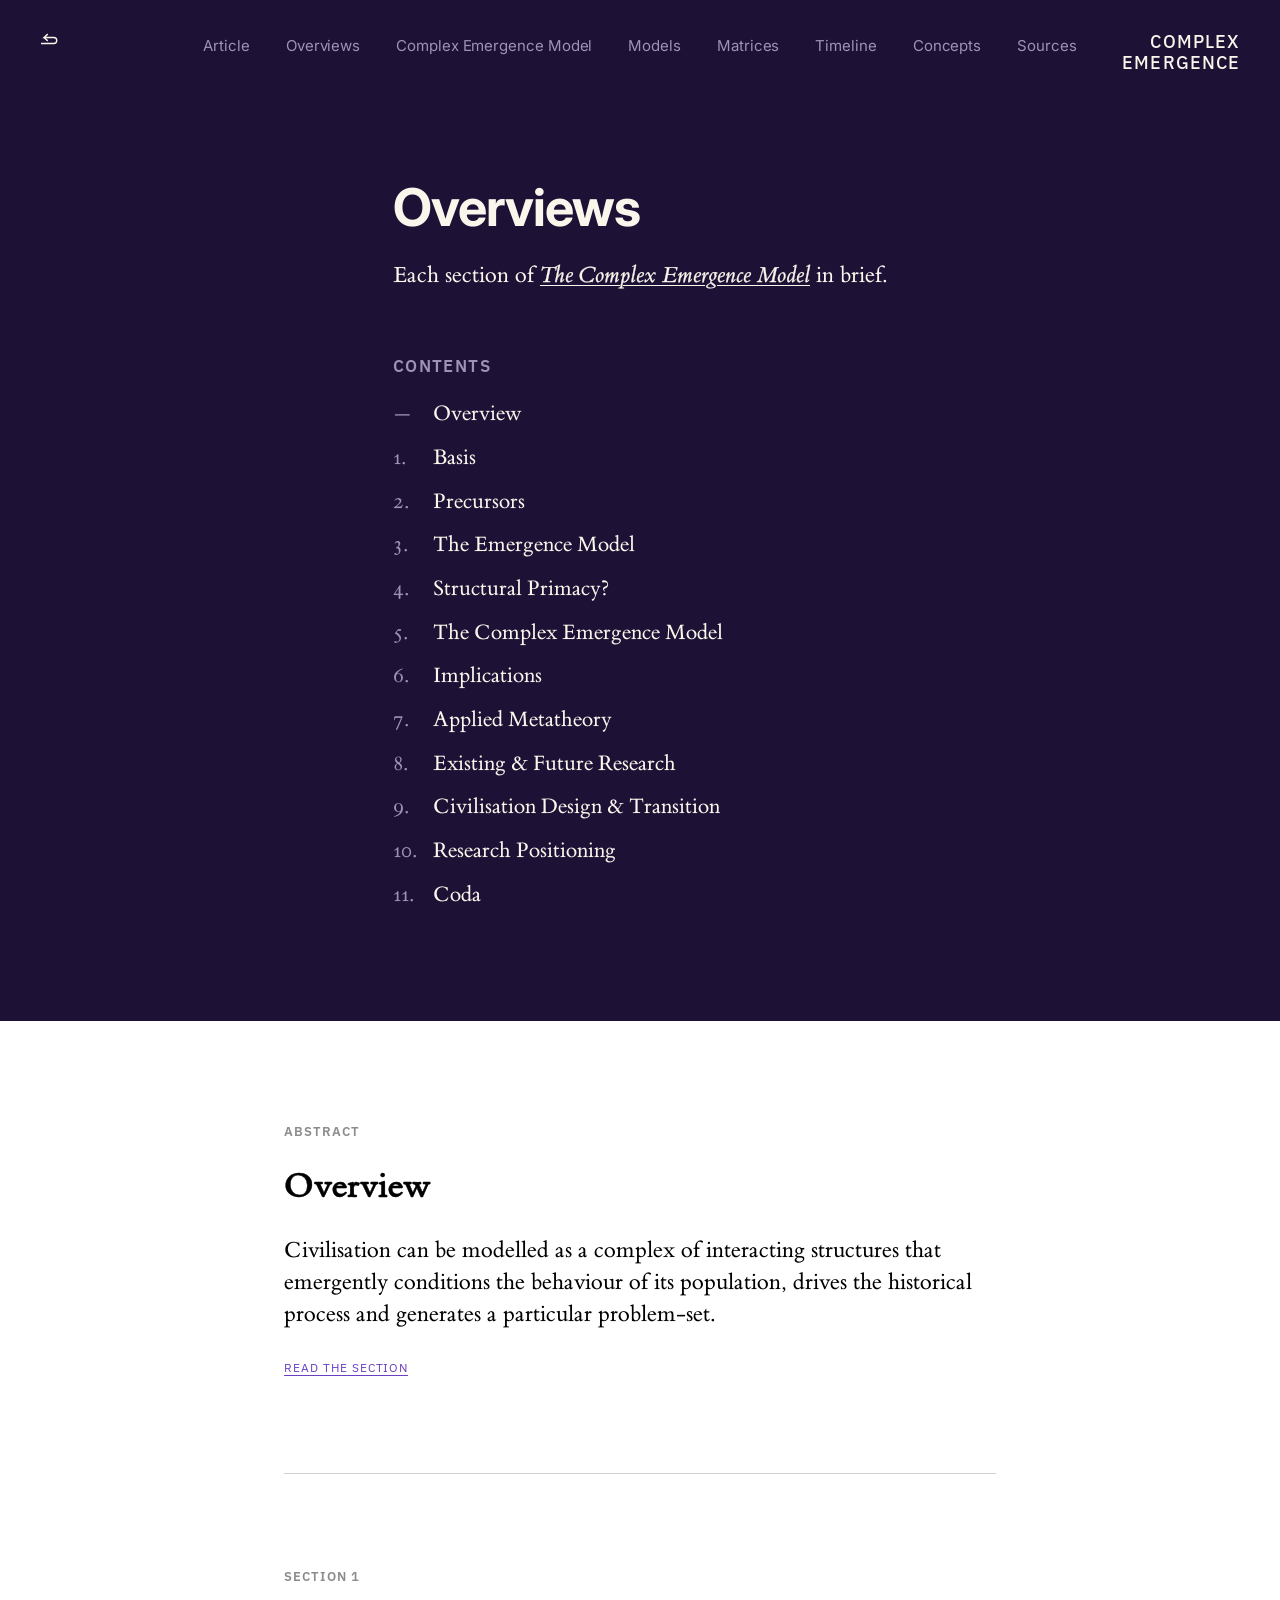
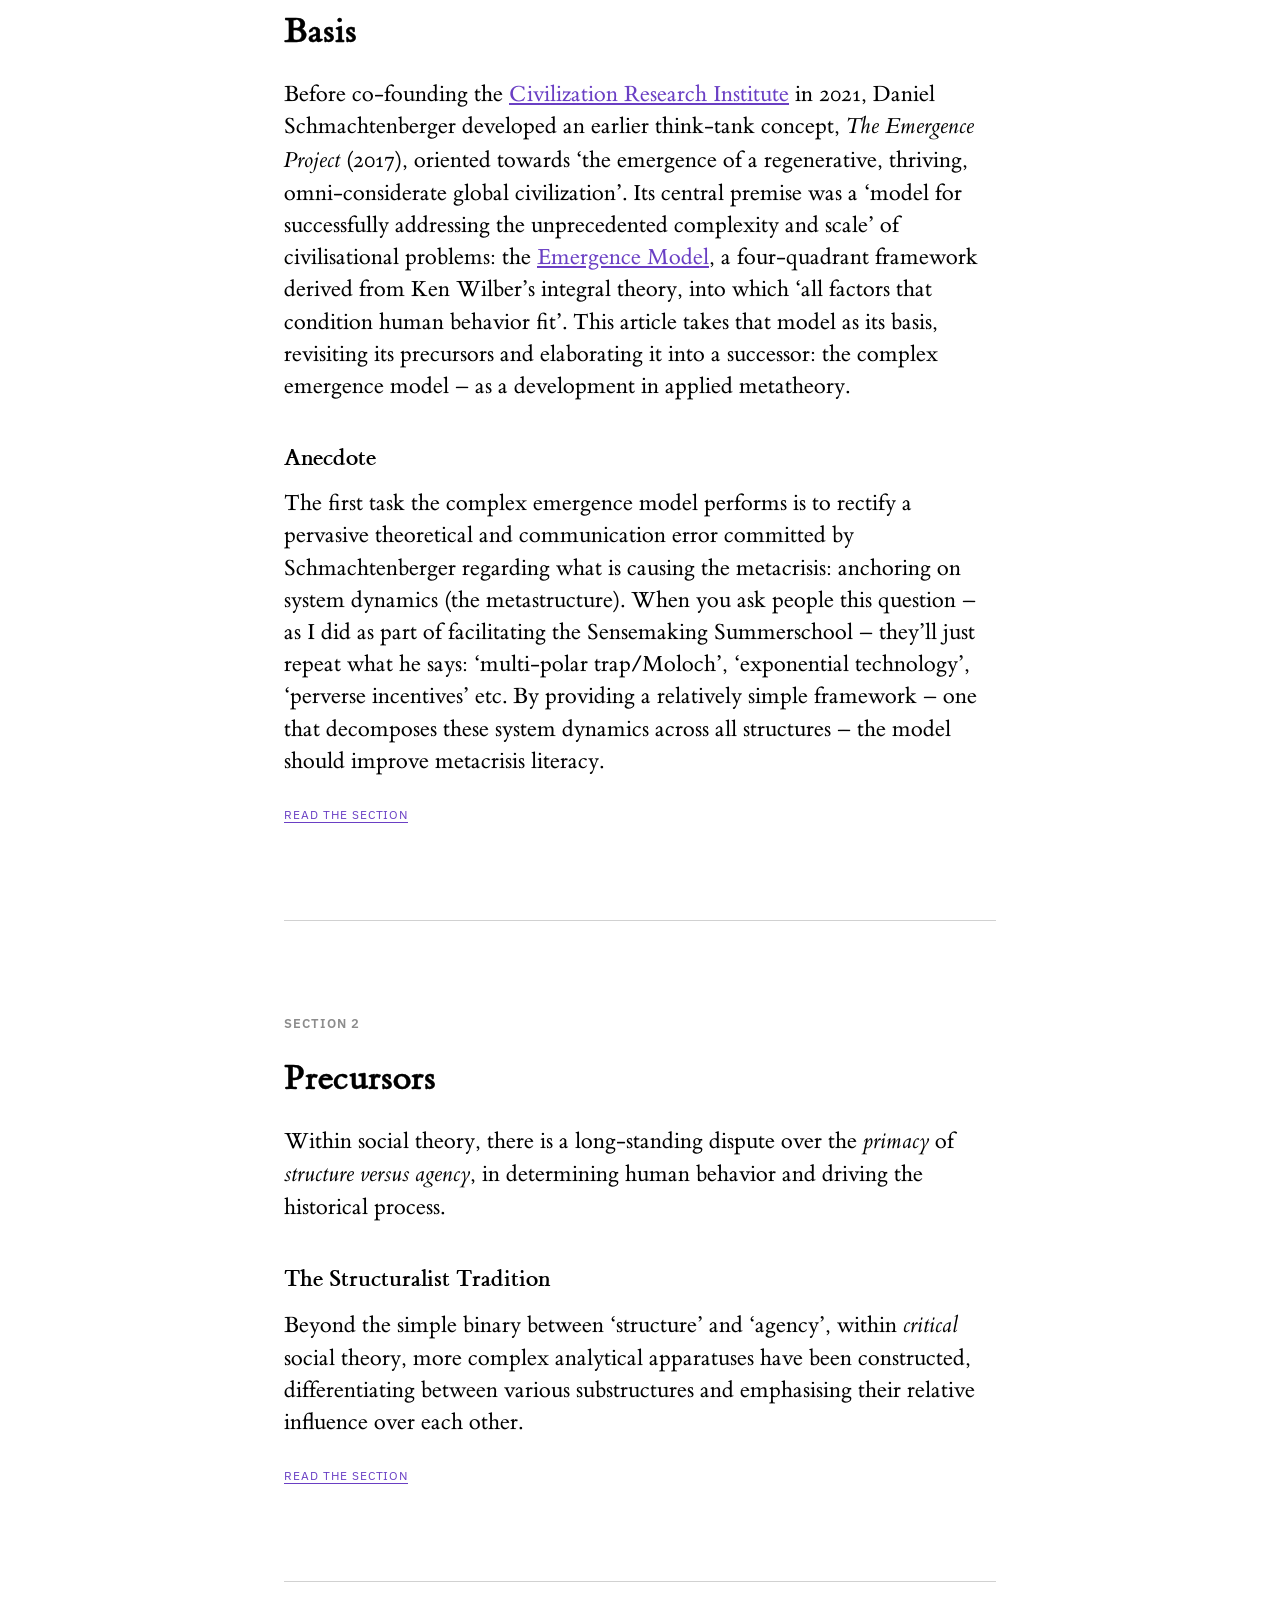
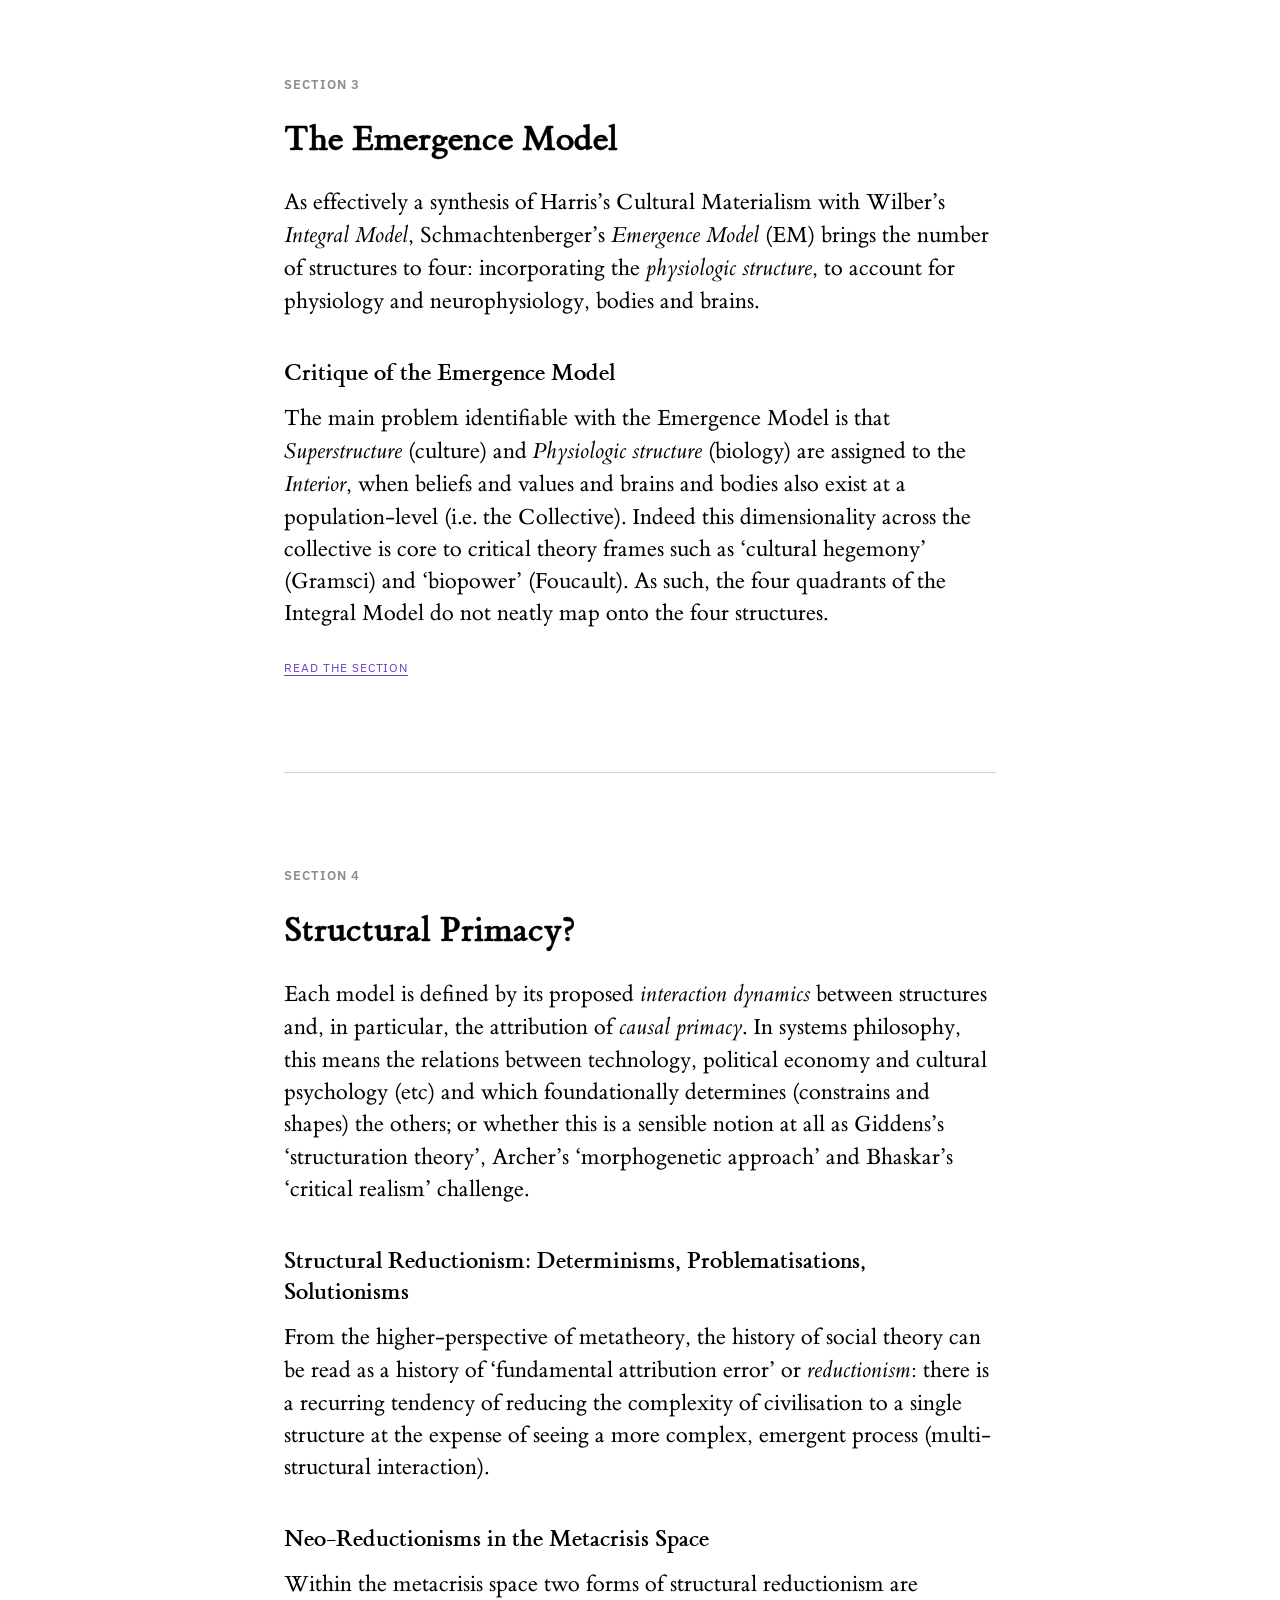
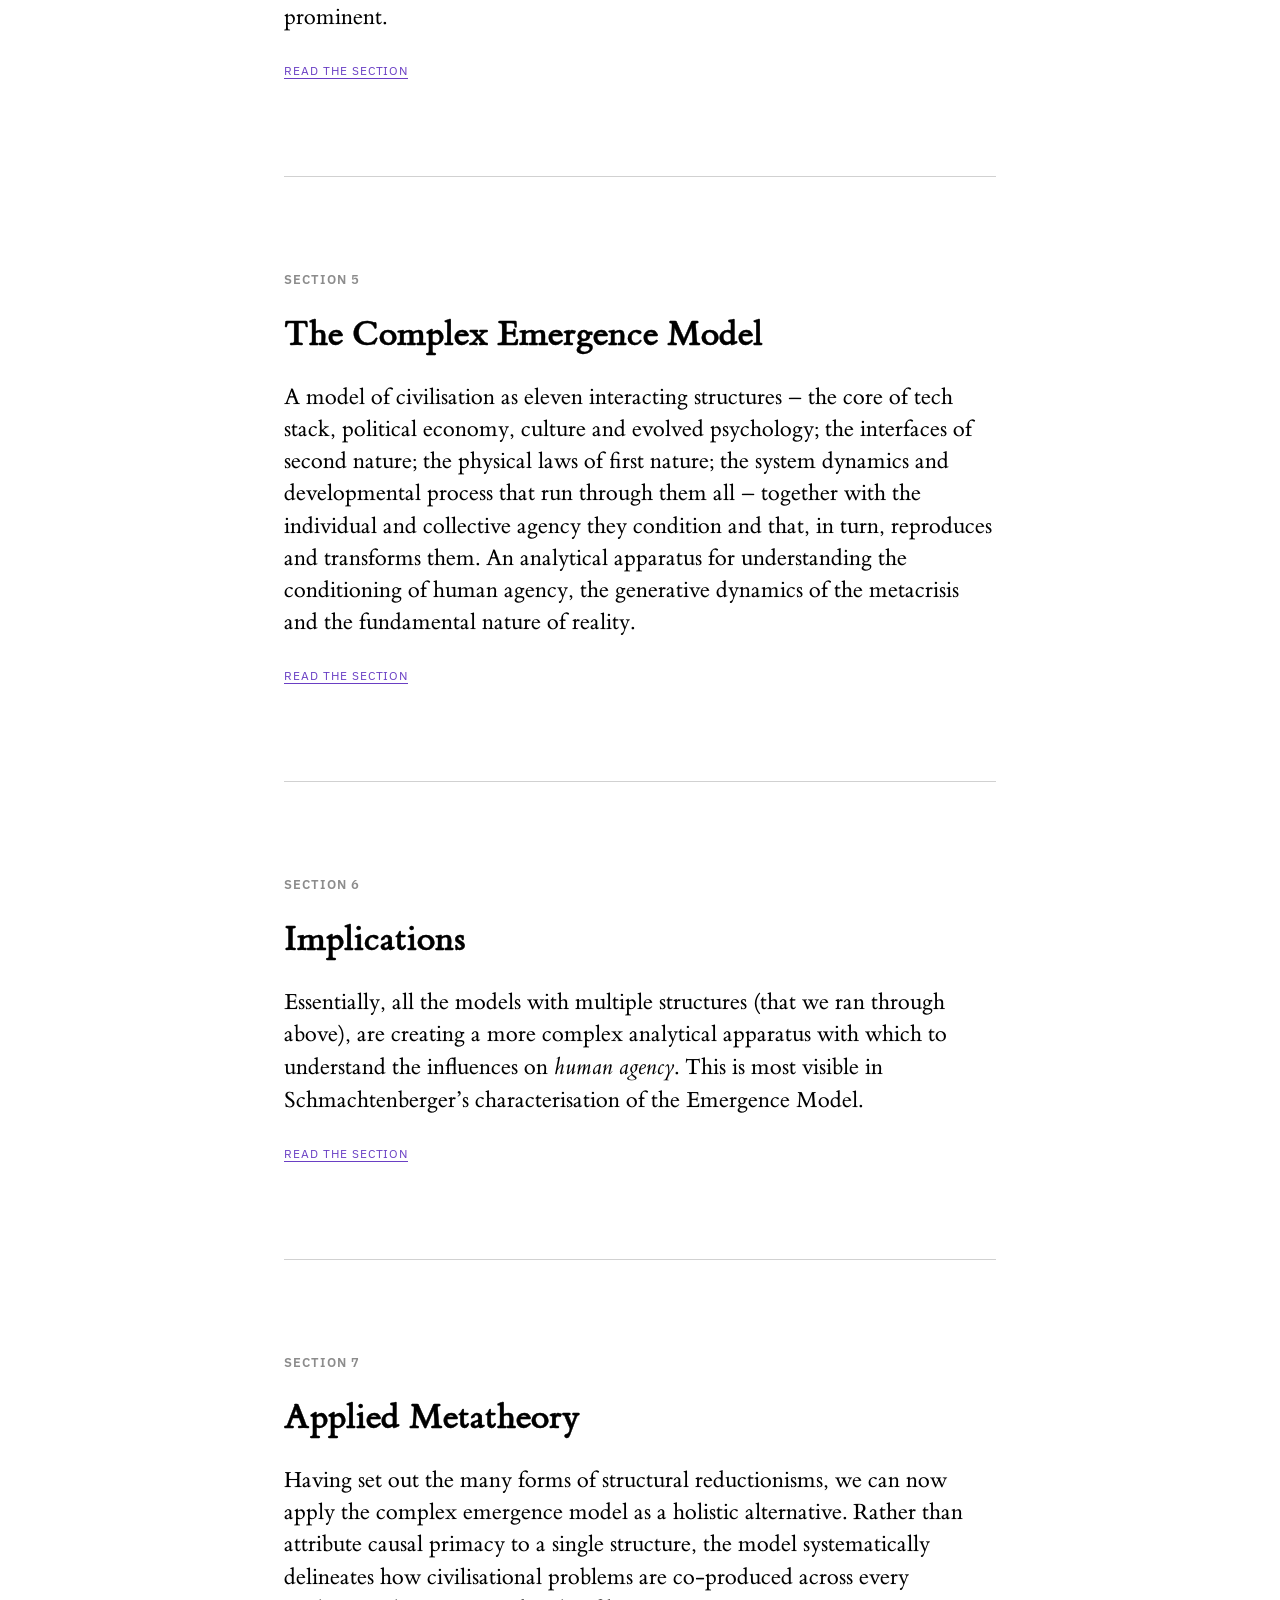
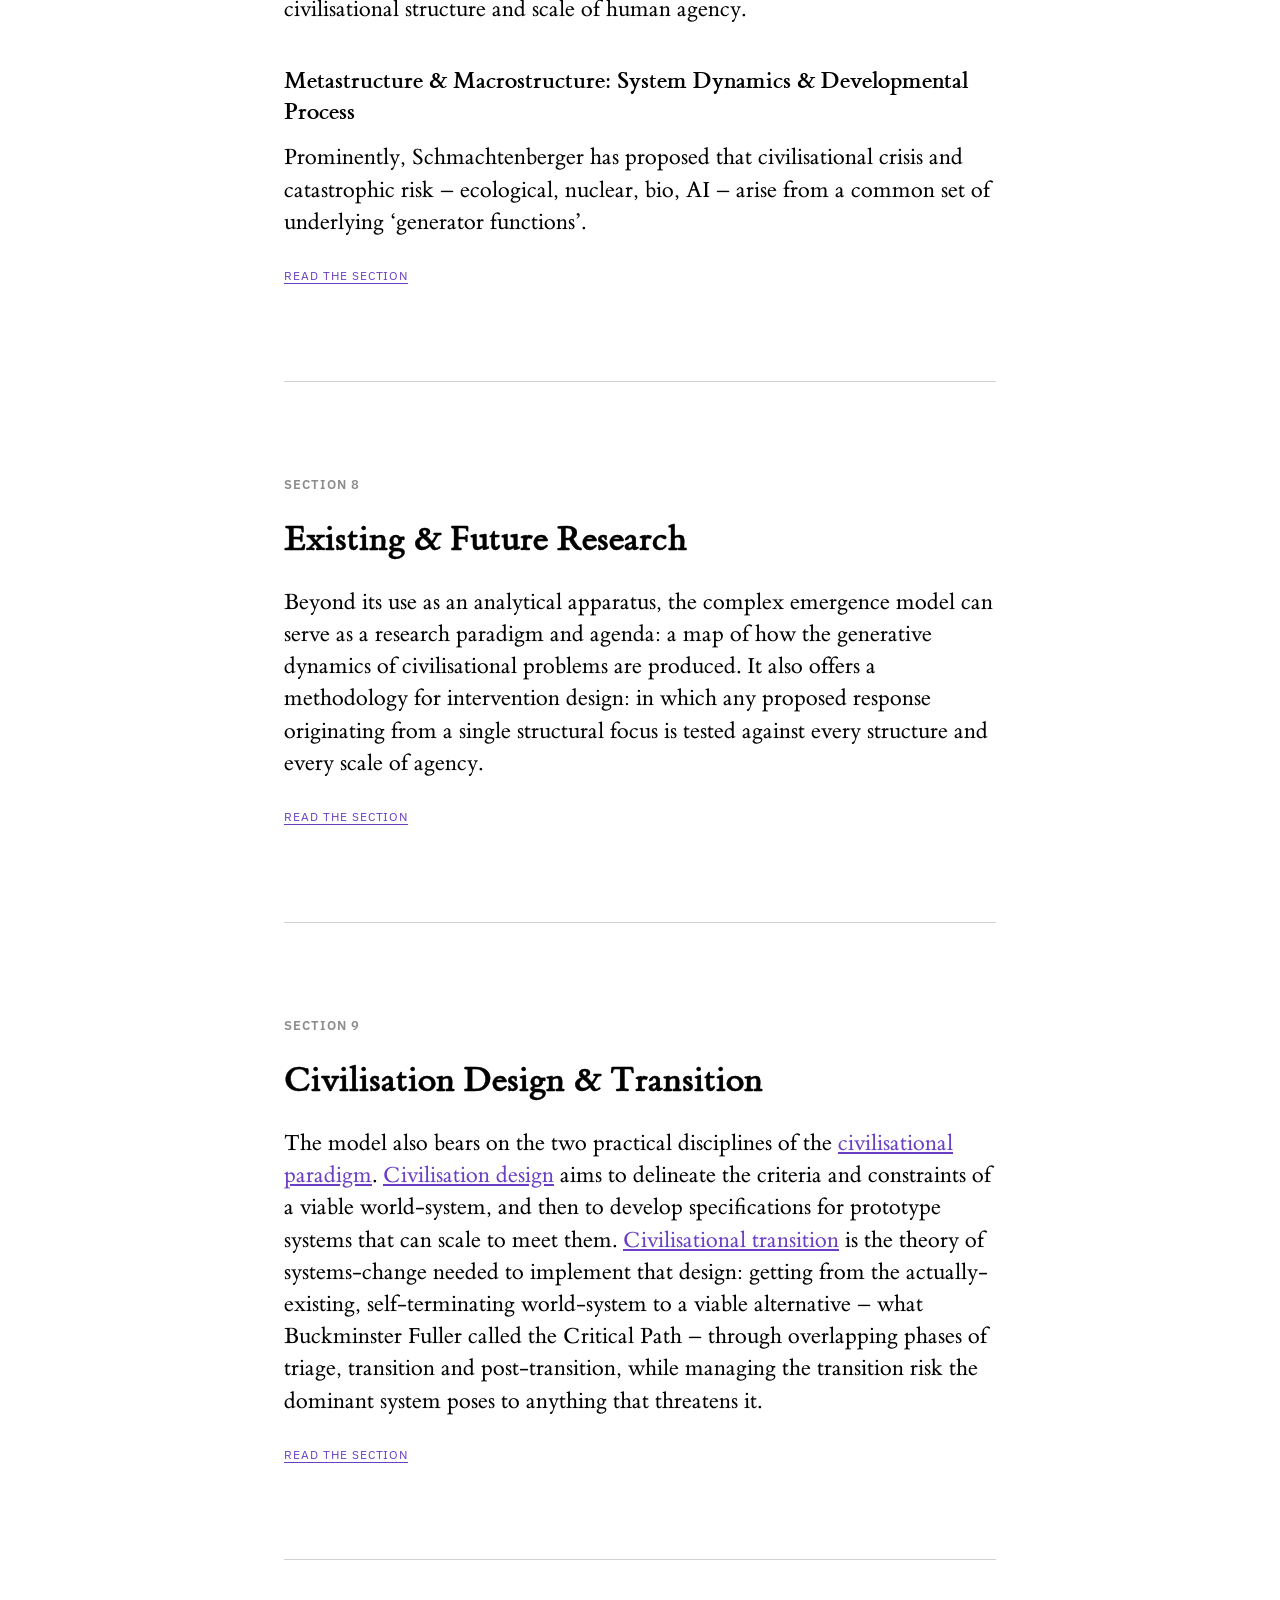
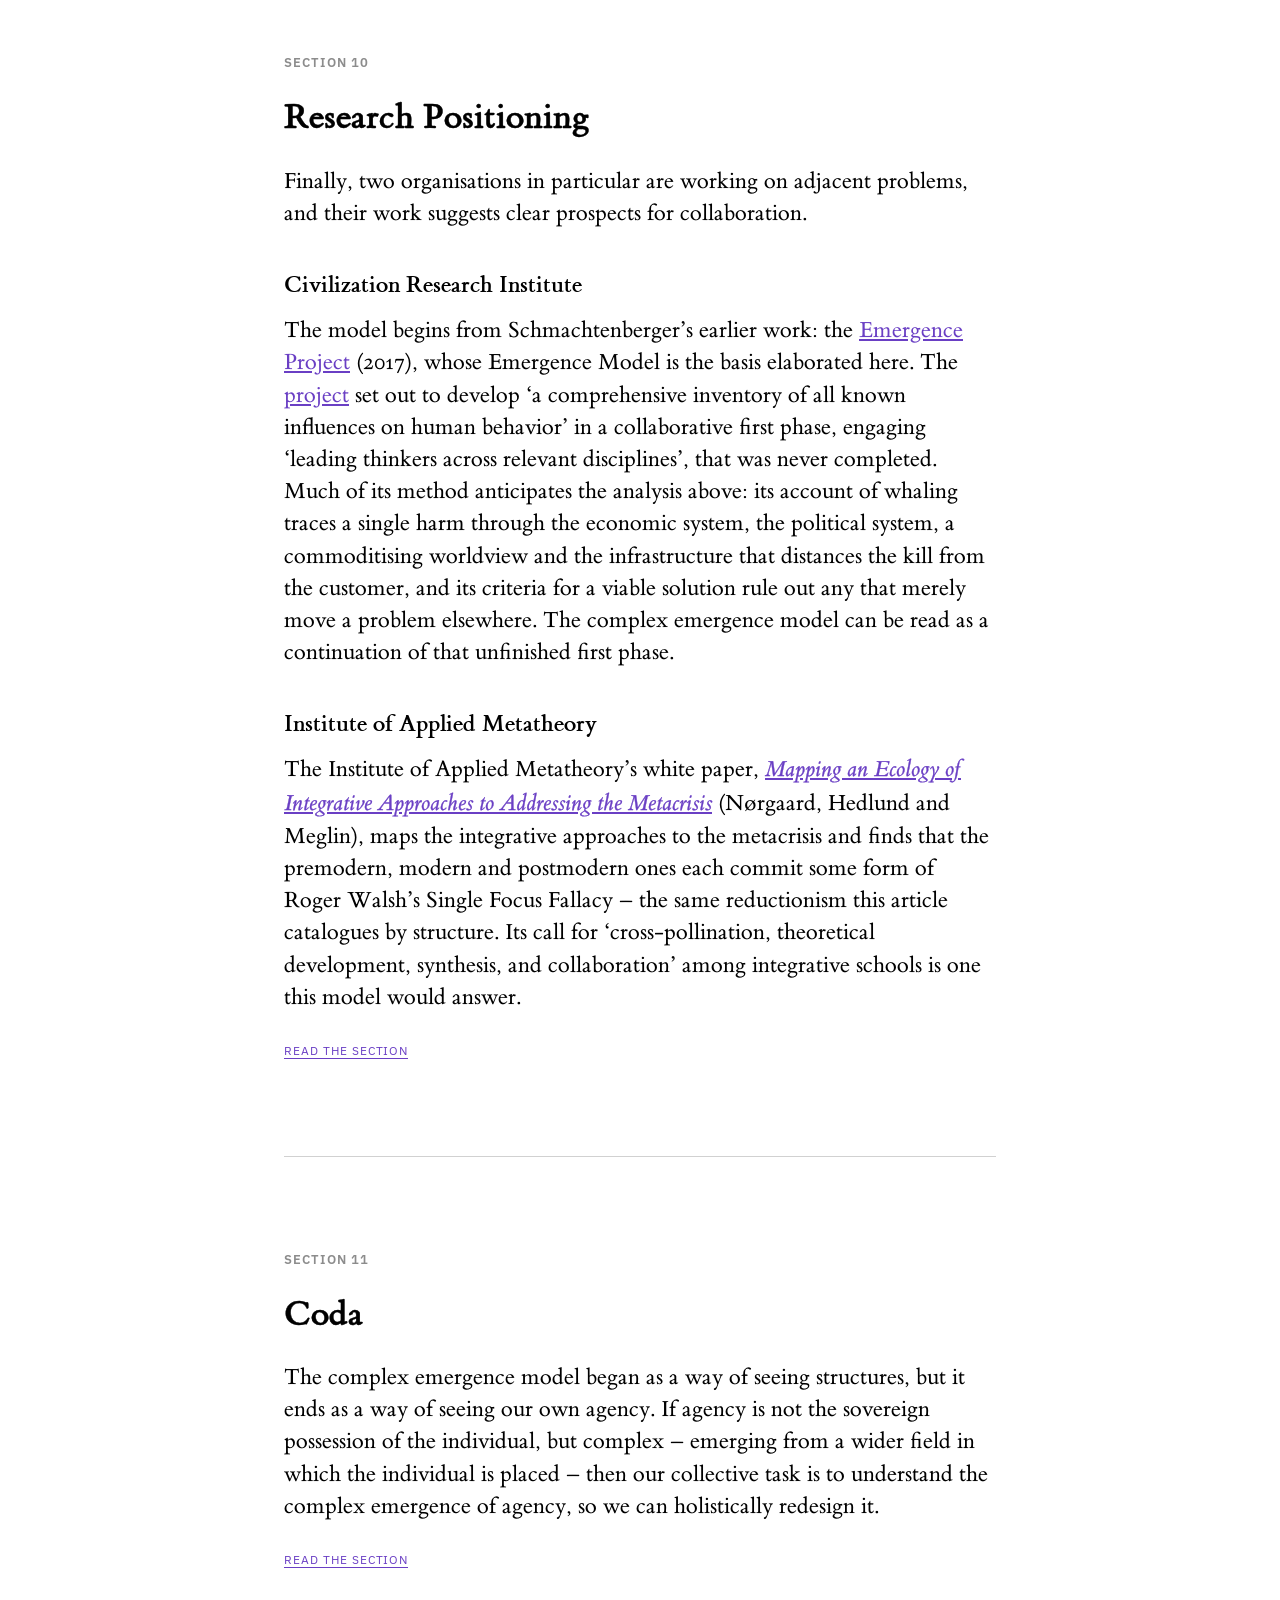
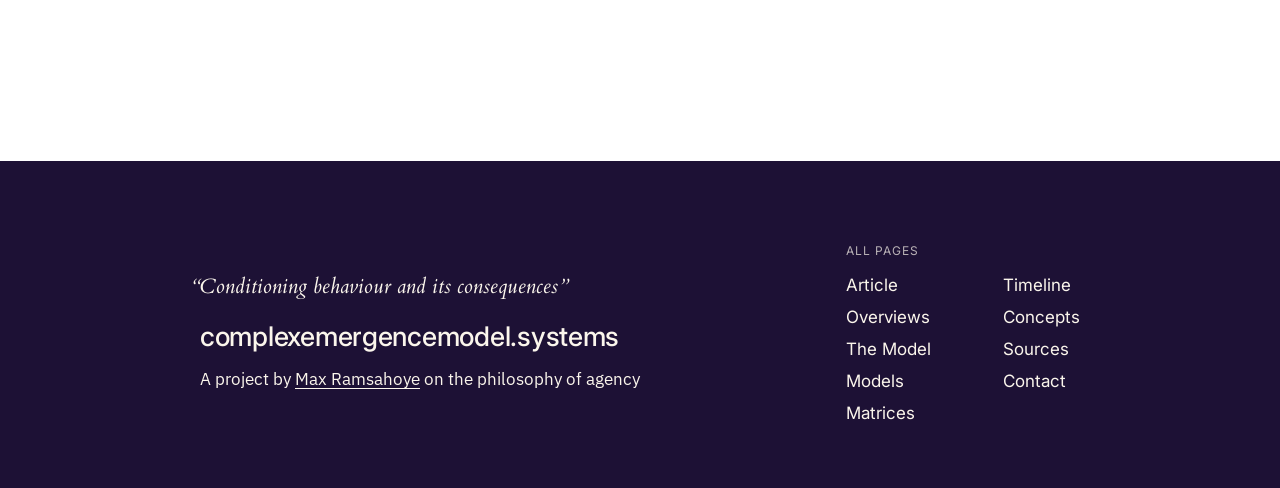
<file: overviews/index.html>
<!DOCTYPE html>
<html lang="en" class="hide-scrollbar">
<head>
  <meta charset="UTF-8">
  <meta name="viewport" content="width=device-width, initial-scale=1.0">
  <meta name="description" content="Each section of The Complex Emergence Model in brief.">
  <link id="favicon-ico" rel="icon" href="../favicon/favicon-light.ico?v=fa5e3e1c" sizes="any">
  <link id="favicon-32" rel="icon" type="image/png" sizes="32x32" href="../favicon/favicon-32-light.png?v=fa5e3e1c">
  <link id="favicon-192" rel="icon" type="image/png" sizes="192x192" href="../favicon/favicon-192-light.png?v=fa5e3e1c">
  <link id="favicon-apple" rel="apple-touch-icon" href="../favicon/apple-touch-icon-light.png?v=fa5e3e1c">
  <script>
    try {
      var navEntry = performance.getEntriesByType && performance.getEntriesByType('navigation')[0];
      // arriving from another page of this site (its own folder: another site may share the address), or a refresh, or back/forward: fade in
      var fromSite = false;
      try { fromSite = !!document.referrer && (function (r, s) { return r.origin === s.origin && r.pathname.indexOf(s.pathname) === 0; })(new URL(document.referrer), new URL('../', location.href)); } catch (e) {}
      // browsers with cross-document view transitions crossfade between pages
      // themselves; the others fade out and in (and so does a refresh)
      var vt = 'CSSViewTransitionRule' in window;
      if (vt) document.documentElement.classList.add('vt');
      if ((fromSite || (navEntry && navEntry.type !== 'navigate')) && (!vt || (navEntry && navEntry.type === 'reload'))) document.documentElement.classList.add('page-entering');
    } catch (e) {}
    try {
      // no theme chosen yet: follow the system setting
      var sys = window.matchMedia && matchMedia('(prefers-color-scheme: dark)').matches ? 'dark' : 'light';
      var t = localStorage.getItem('ce.theme');
      // a theme chosen with t holds only until the system setting changes
      if (t && localStorage.getItem('ce.themeSystem') !== sys) { t = null; localStorage.removeItem('ce.theme'); }
      t = t || sys;
      if (t === 'dark') document.documentElement.setAttribute('data-theme', t);
      if (localStorage.getItem('ce.blueLinks') !== 'off') document.documentElement.classList.add('colour');  // blue links (c): on by default
      if (localStorage.getItem('ce.headings') !== 'sans') document.documentElement.classList.add('serif-headings');
      // the band colour (b): midnight purple by default, or sepia, midnight blue or black
      var band = localStorage.getItem('ce.bandColour') || 'purple';
      if (band === 'purple' || band === 'midnight' || band === 'black') document.documentElement.classList.add('band-' + band);
    } catch (e) {}
  </script>
  <title>Overviews — Complex Emergence</title>
  <meta property="og:type" content="website">
  <meta property="og:site_name" content="Complex Emergence">
  <meta property="og:title" content="Overviews — Complex Emergence">
  <meta property="og:description" content="Each section of The Complex Emergence Model in brief.">
  <meta property="og:url" content="https://maxramsahoye.github.io/complexemergencemodel.systems/overviews/">
  <meta property="og:image" content="https://maxramsahoye.github.io/complexemergencemodel.systems/preview.png">
  <meta property="og:image:width" content="1200">
  <meta property="og:image:height" content="630">
  <meta property="og:image:alt" content="A wheel of four violet quadrants around a hollow centre, the site’s loading mark">
  <meta name="twitter:card" content="summary_large_image">
  <link rel="preconnect" href="https://fonts.googleapis.com">
  <link rel="preconnect" href="https://fonts.gstatic.com" crossorigin>
  <link href="https://fonts.googleapis.com/css2?family=IBM+Plex+Sans:ital,wght@0,400;0,500;0,600;0,700;1,400&family=Inter:wght@400;500;600;700&display=swap" rel="stylesheet">
  <link href="../assets/site.css?v=75db18a8" rel="stylesheet">
  <style>
    /* light sepia band from the top of the window to just below the intro */
    .ov-top {
      position: relative;
      z-index: 0;
      margin-bottom: 216px;
    }

    .ov-top::before {
      content: '';
      position: absolute;
      top: -180px;
      bottom: -112px;
      left: 50%;
      width: 100vw;
      transform: translateX(-50%);
      background: var(--band-bg);
      z-index: -1;
    }

    .ov-top .page-intro {
      margin-bottom: 0;
    }

    @media (max-width: 600px) {
      .ov-top::before {
        top: -140px;
      }
    }

    /* the site name sits in the top-right corner, as on the Lexicon */
    .site-title,
    body.footer-in-view .site-title {
      position: absolute;
      z-index: 10;
      top: 32px;
      right: 40px;
      left: auto;
      bottom: auto;
      margin: 0;
      text-align: right;
      opacity: 1;
      pointer-events: auto;
    }

    @media (max-width: 960px) {
      .site-title,
      body.footer-in-view .site-title {
        top: 26px;
        right: 24px;
      }
    }

    @media (max-width: 600px) {
      .site-title,
      body.footer-in-view .site-title {
        top: 22px;
      }
    }

    /* the article's contents, numbered as in its menu, each item leading
       to its section's overview below; sections still to come greyed out */
    /* the contents sit centred in the top section, left-aligned within */
    /* the title, intro and contents: one block, centred, so that they all
       start at the same left edge */
    .ov-toc {
      width: fit-content;
      max-width: 100%;
      margin: 0 auto;
    }

    .ov-contents-label {
      margin: 64px 0 22px;
      font-family: var(--mono-caps);
      font-size: 17px;
      font-weight: 600;
      letter-spacing: 0.08em;
      text-transform: uppercase;
      color: var(--muted);
    }

    .ov-contents {
      margin: 0;
      padding: 0;
      list-style: none;
      counter-reset: ov;
    }

    .ov-contents li {
      counter-increment: ov;
      position: relative;
      margin: 0 0 14px;
      padding-left: 40px;
      font-size: 22px;
      line-height: 1.35;
    }

    .ov-contents li::before {
      content: counter(ov) '.';
      position: absolute;
      left: 0;
      color: var(--muted);
      font-variant-numeric: tabular-nums;
    }

    .ov-contents a {
      color: inherit;
      text-decoration: none;
      text-underline-offset: 3px;
      text-decoration-thickness: 1px;
    }

    .ov-contents a:hover {
      color: var(--link-blue);
      text-decoration: underline;
    }

    .ov-contents .ov-abstract {
      counter-increment: none;
    }

    .ov-contents .ov-abstract::before {
      content: '\2014';
    }

    .ov-contents .ov-upcoming {
      color: var(--muted);
    }

    .ov-contents .ov-upcoming span:not(.t) {
      margin-left: 12px;
      font-family: var(--mono-caps);
      font-size: 11px;
      letter-spacing: 0.08em;
      text-transform: uppercase;
    }

    .ov-loading {
      color: var(--muted);
    }

    /* each section: its number, its heading, the opening of its text and of
       each of its subsections, and a link to read it in full */
    .ov-sections {
      list-style: none;
      margin: 0;
      padding: 0;
    }

    .ov-section {
      padding: 0 0 96px;
      scroll-margin-top: 40px;
    }

    .ov-section + .ov-section {
      padding-top: 96px;
      border-top: 1px solid color-mix(in srgb, currentColor 18%, transparent);
    }

    .ov-section .ov-num {
      margin: 0 0 26px;
      font-family: var(--mono-caps);
      font-size: 13px;
      line-height: 1;
      font-weight: 600;
      letter-spacing: 0.08em;
      text-transform: uppercase;
      color: var(--muted);
    }

    .ov-section h2 {
      margin: 0 0 26px;
      font-family: var(--sans);
      font-weight: 600;
      font-size: 32px;
      letter-spacing: -0.02em;
      line-height: 1.2;
    }

    html.serif-headings .ov-section h2 {
      font-family: var(--serif);
      font-weight: 700;
      font-size: 36px;
      letter-spacing: 0;
      -webkit-text-stroke: 0.4px currentColor;
    }

    .ov-section h3 {
      margin: 40px 0 14px;
      font-family: var(--sans);
      font-weight: 600;
      font-size: 20px;
      letter-spacing: -0.01em;
      line-height: 1.3;
    }

    html.serif-headings .ov-section h3 {
      font-family: var(--serif);
      font-weight: 700;
      font-size: 24px;
      letter-spacing: 0;
    }

    .ov-section p {
      margin: 0;
      font-size: 23px;
      line-height: 1.4;
    }

    .ov-read {
      margin-top: 30px !important;
      font-family: var(--mono-caps);
      font-size: 12px !important;
      letter-spacing: 0.08em;
      text-transform: uppercase;
    }

    .ov-read a {
      color: var(--link-blue);
      text-decoration: none;
      border-bottom: 1px solid currentColor;
    }

    @media (max-width: 600px) {
      .ov-contents li {
        padding-left: 32px;
        font-size: 19px;
      }

      .ov-section p {
        font-size: 20px;
      }
    }
  </style>
</head>
<body>
  <a class="back-arrow" href="../" aria-label="Back to the article" data-direct>
    <svg viewBox="0 0 26 20" fill="none" stroke="currentColor" stroke-width="1.8" stroke-linecap="butt" stroke-linejoin="miter">
      <path d="M10,1.5 L5,6 L18,6 A4,4 0 0 1 18,14 L1,14"/>
      <path d="M10,10.5 L5,6"/>
    </svg>
  </a>

  <main class="page-main">
    <div class="ov-top wide-top on-band">
    <div class="ov-toc">
    <h1 class="page-title"><a class="heading-link title-top" href="#">Overviews</a></h1>
    <p class="page-intro">Each section of <a class="plain-link" href="../"><em>The Complex Emergence Model</em></a> in brief.</p>
    <p class="ov-contents-label">Contents</p>
    <ol class="ov-contents" aria-label="Contents"><li class="ov-loading">Loading the article&hellip;</li></ol>
    </div>
    </div>

    <ol class="ov-sections"></ol>
  </main>

  <footer class="site-footer">
    <div class="footer-inner">
    <div class="footer-head">
    <p class="footer-subtitle"><em><span class="hang">“</span>Conditioning behaviour and its consequences”</em></p>
    <p class="footer-title"><a class="heading-link" href="../">complexemergencemodel.systems</a></p>
    <p class="footer-author">A project by <a class="author-link" href="https://maxramsahoye.github.io/max/" target="_blank" rel="noopener">Max Ramsahoye</a> on the philosophy of agency</p>
    </div>
    <nav class="footer-sitemap" aria-label="Sitemap">
      <p class="sitemap-heading"><a href="../list/">All Pages</a></p>
      <ol>
        <li><a href="../">Article</a></li>
        <li><a href="../overviews/">Overviews</a></li>
        <li><a href="../model/">The Model</a></li>
        <li><a href="../diagram/">Models</a></li>
        <li><a href="../matrices/">Matrices</a></li>
        <li><a href="../timeline/">Timeline</a></li>
        <li><a href="../lexicon/">Concepts</a></li>
        <li><a href="../sources/">Sources</a></li>
        <li><a class="footer-contact" href="mailto:maxjosephholly@outlook.com" data-email="maxjosephholly@outlook.com">Contact</a></li>
      </ol>
    </nav>
    </div>
  </footer>

  <div class="progress-pill progress-edge" data-start=".ov-top" data-start-offset="88" aria-hidden="true">
    <div class="progress-pill-fill"></div>
  </div>

  <button class="scroll-top-btn" type="button" aria-label="Scroll to top" data-show-after=".ov-top">
    <svg viewBox="0 0 28 28" fill="none" stroke="currentColor" stroke-width="1" stroke-linejoin="round">
      <polygon points="14,9.078 20.328,18.922 14,15.969 7.672,18.922"/>
    </svg>
  </button>

  <script>
    // built from the article itself each time the page opens, so that it
    // follows any change to it: the article's contents menu (its sections,
    // then those still to come), and for each section its heading, its
    // opening paragraph and the opening paragraph of each subsection
    (function () {
      var ARTICLE = new URL('../', location.href);
      var contents = document.querySelector('.ov-contents');
      var list = document.querySelector('.ov-sections');
      function text(el) { return el.dataset.toc || el.textContent.trim(); }
      // an opening paragraph, without its sidenotes, its links resolved
      // against the article
      function opening(p) {
        var c = p.cloneNode(true);
        c.querySelectorAll('.sidenote, .sidenote-label, button').forEach(function (n) { n.remove(); });
        c.querySelectorAll('a[href]').forEach(function (a) { a.href = new URL(a.getAttribute('href'), ARTICLE).href; });
        c.removeAttribute('id');
        return '<p>' + c.innerHTML + '</p>';
      }
      function firstPara(nodes) {
        for (var i = 0; i < nodes.length; i++) {
          if (nodes[i].tagName === 'P' && !nodes[i].className) return nodes[i];
        }
        return null;
      }
      fetch(ARTICLE.href).then(function (r) { return r.text(); }).then(function (html) {
        var doc = new DOMParser().parseFromString(html, 'text/html');
        var sections = Array.prototype.slice.call(doc.querySelectorAll('.article-body > section[id]:not([data-toc="off"])'));
        var items = '', out = '', n = 0;
        sections.forEach(function (sec) {
          var h = sec.querySelector(':scope > h2, :scope > h3');
          if (!h) return;
          n++;
          var id = 'overview-' + sec.id, title = text(h);
          // the first section is the abstract, unnumbered; the sections
          // after it are numbered from one
          items += '<li' + (n === 1 ? ' class="ov-abstract"' : '') + '><a href="#' + id + '"></a></li>';
          // the section's own opening, then each subsection's
          var kids = Array.prototype.slice.call(sec.children), parts = [], cur = { h: null, nodes: [] };
          kids.forEach(function (k) {
            if (k.tagName === 'H3') { parts.push(cur); cur = { h: k, nodes: [] }; } else cur.nodes.push(k);
          });
          parts.push(cur);
          var bodyHTML = parts.map(function (pt) {
            var p = firstPara(pt.nodes);
            var hd = pt.h ? '<h3></h3>' : '';
            return (hd || p) ? hd + (p ? opening(p) : '') : '';
          }).join('');
          out += '<li class="ov-section" id="' + id + '"><p class="ov-num">' + (n === 1 ? 'Abstract' : 'Section ' + (n - 1)) + '</p><h2></h2>' + bodyHTML +
            '<p class="ov-read"><a href="' + new URL('#' + sec.id, ARTICLE).href + '">Read the section</a></p></li>';
          sec._title = title;
          sec._subs = parts.filter(function (pt) { return pt.h; }).map(function (pt) { return text(pt.h); });
        });
        // the sections still to come, as the article's menu lists them
        var upcoming = [];
        var toc = doc.querySelector('.toc');
        try { upcoming = JSON.parse(toc.getAttribute('data-upcoming') || '[]'); } catch (e) {}
        upcoming.forEach(function () { items += '<li class="ov-upcoming"><span class="t"></span><span>Forthcoming</span></li>'; });
        contents.innerHTML = items;
        list.innerHTML = out;
        // titles set as text, so that nothing in them is read as markup
        var titled = sections.filter(function (s) { return s._title; });
        contents.querySelectorAll('li:not(.ov-upcoming) a').forEach(function (a, i) { a.textContent = titled[i]._title; });
        contents.querySelectorAll('.ov-upcoming .t').forEach(function (s, i) { s.textContent = upcoming[i]; });
        list.querySelectorAll('.ov-section').forEach(function (li, i) {
          li.querySelector('h2').textContent = titled[i]._title;
          li.querySelectorAll('h3').forEach(function (h, j) { h.textContent = titled[i]._subs[j]; });
        });
        // arriving with a section named in the address
        if (location.hash) { var t = document.getElementById(location.hash.slice(1)); if (t) t.scrollIntoView(); }
      }).catch(function () {
        contents.innerHTML = '<li class="ov-loading">The article could not be loaded. <a href="../">Read it here.</a></li>';
      });
    })();
  </script>

  <a class="site-title" href="../">Complex<br>Emergence</a>

  <script src="../assets/site.js?v=7021c60a" data-base="../"></script>
  <script src="../assets/tools.js?v=11aae201" data-search-scope=".ov-sections" data-hide-until=".ov-top"></script>
</body>
</html>
</file>
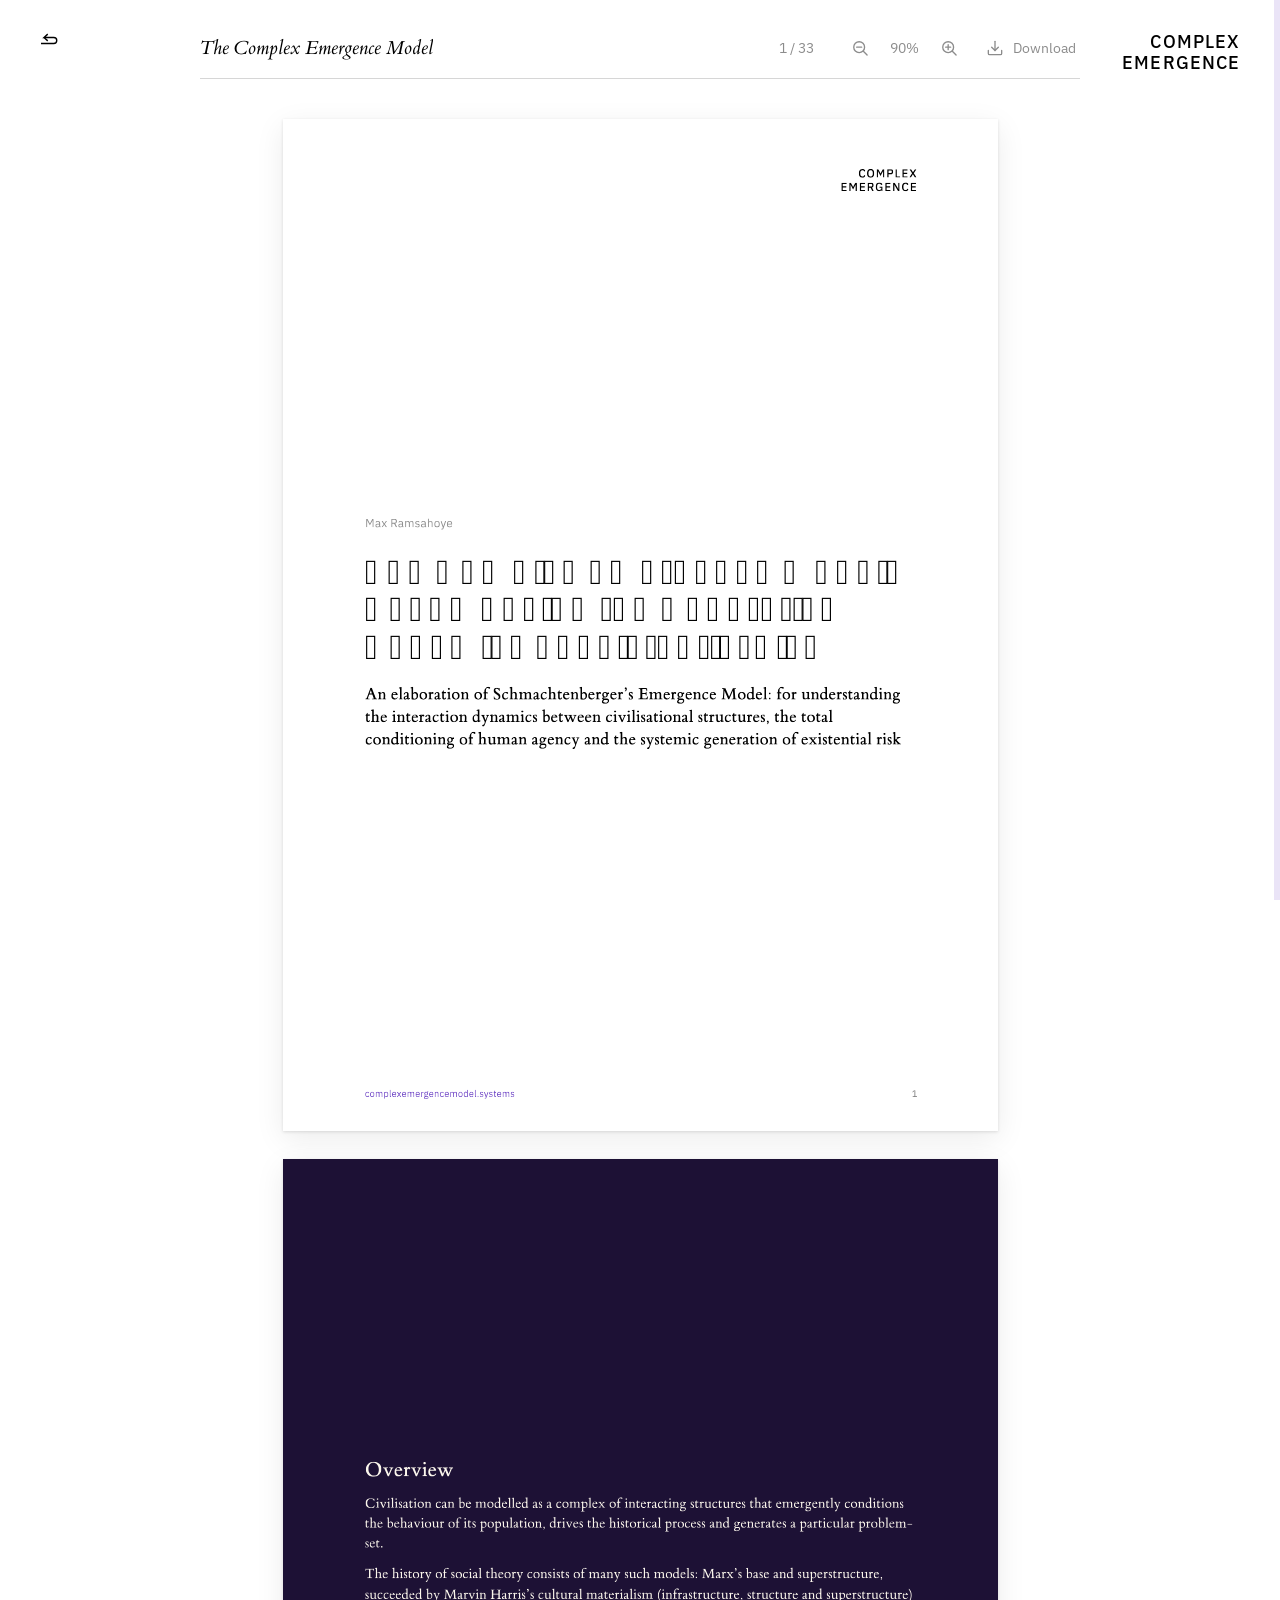
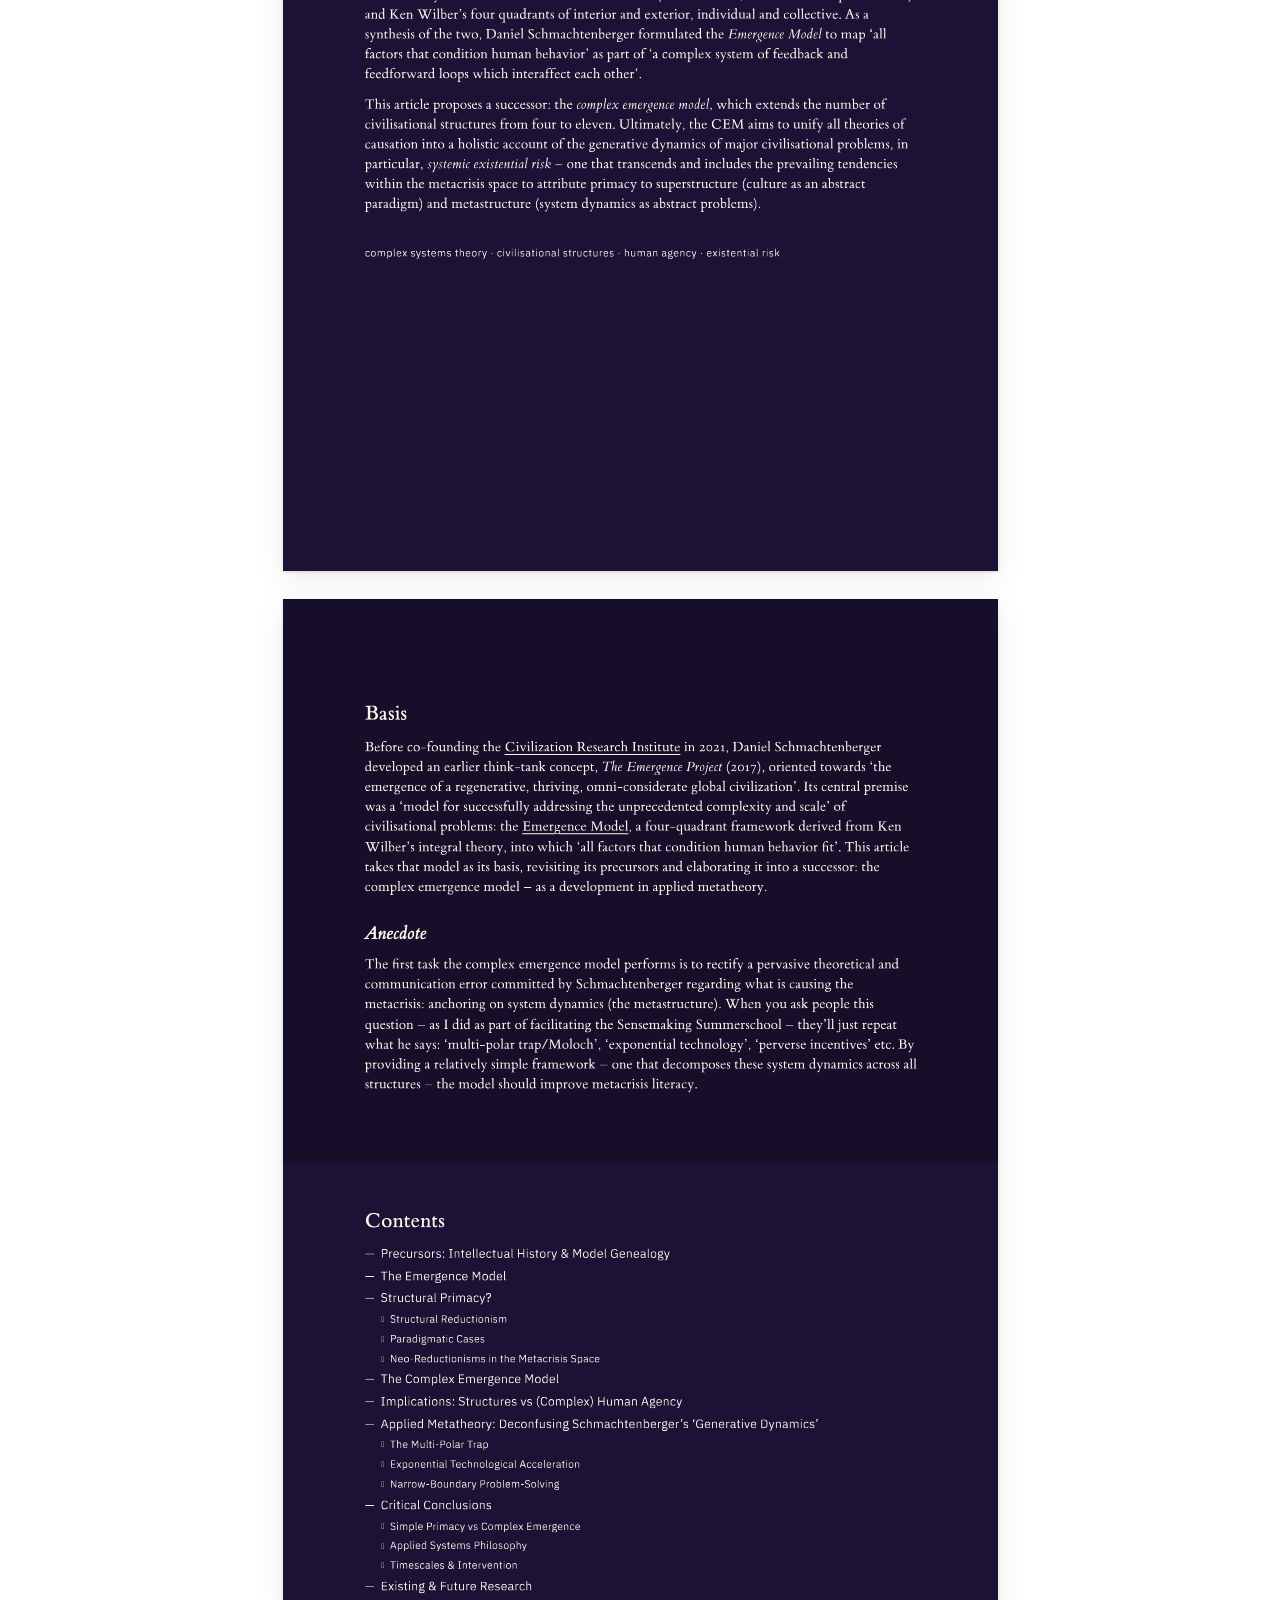
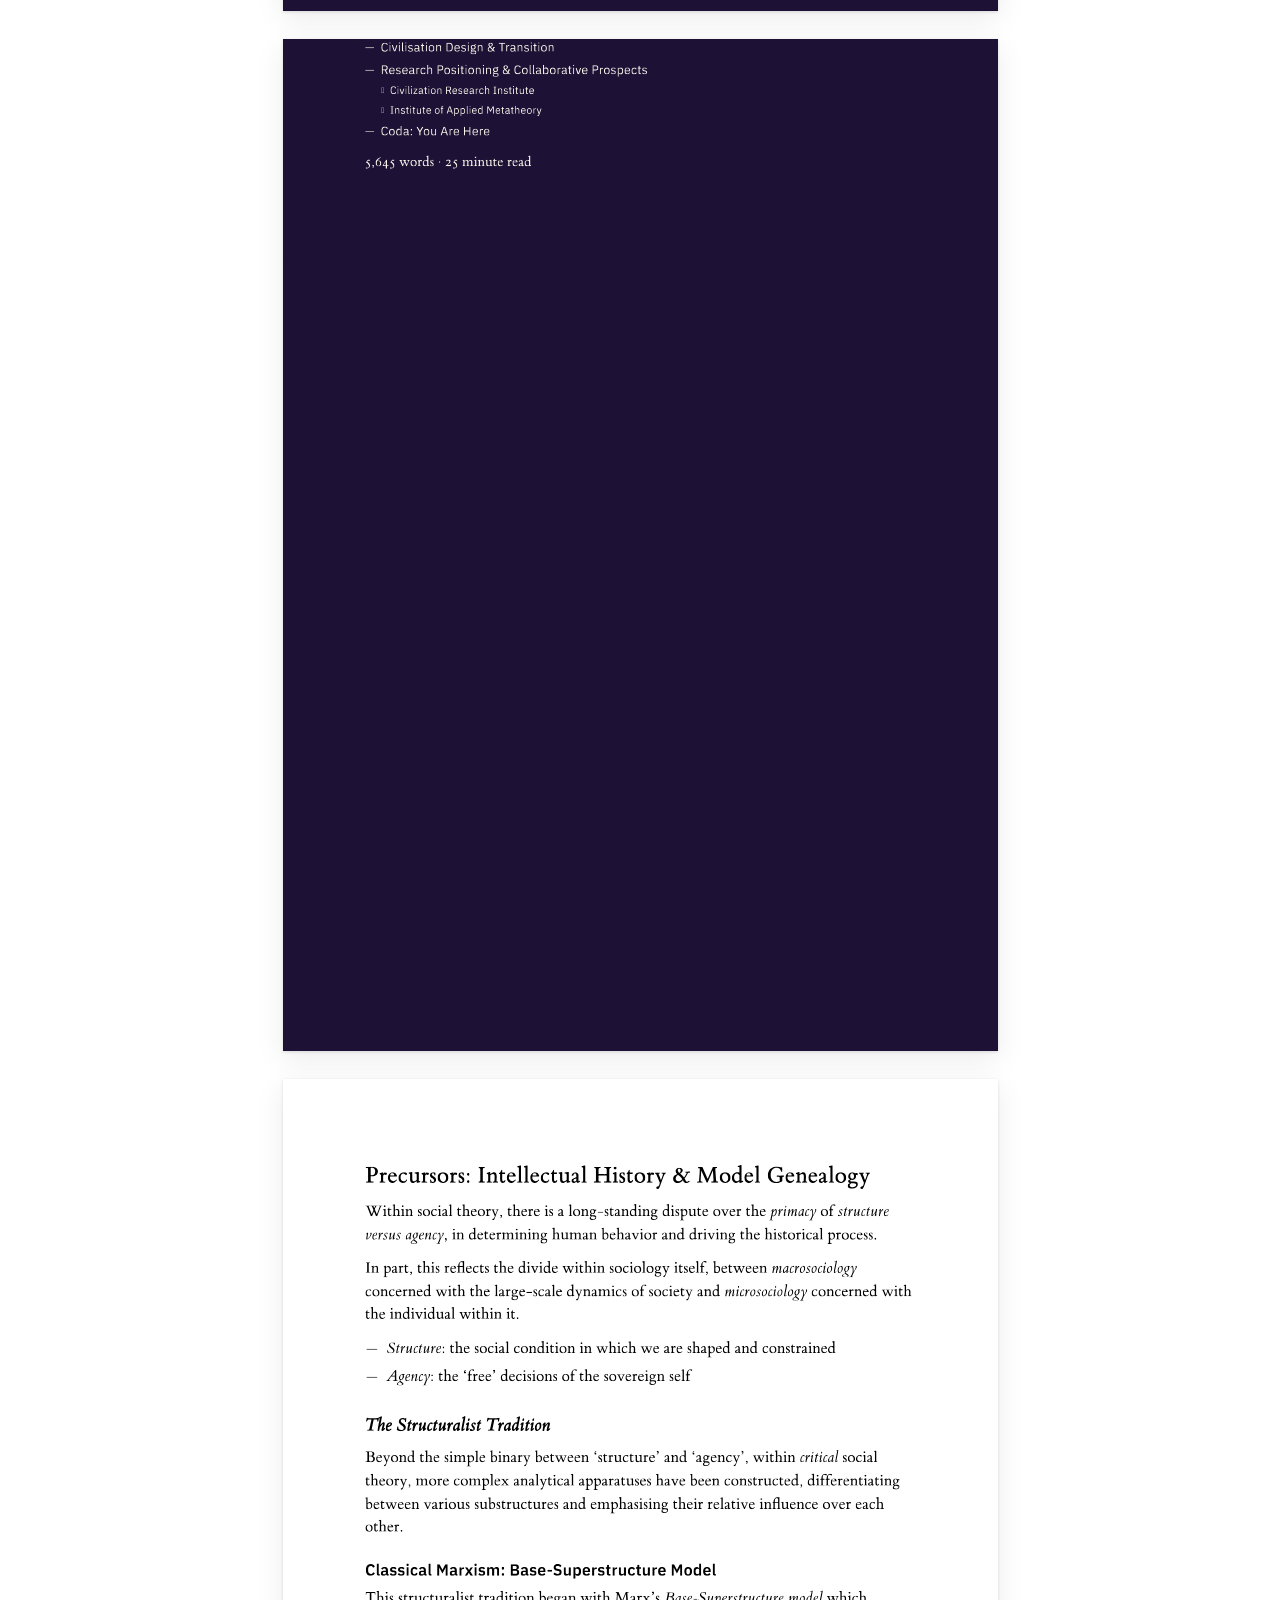
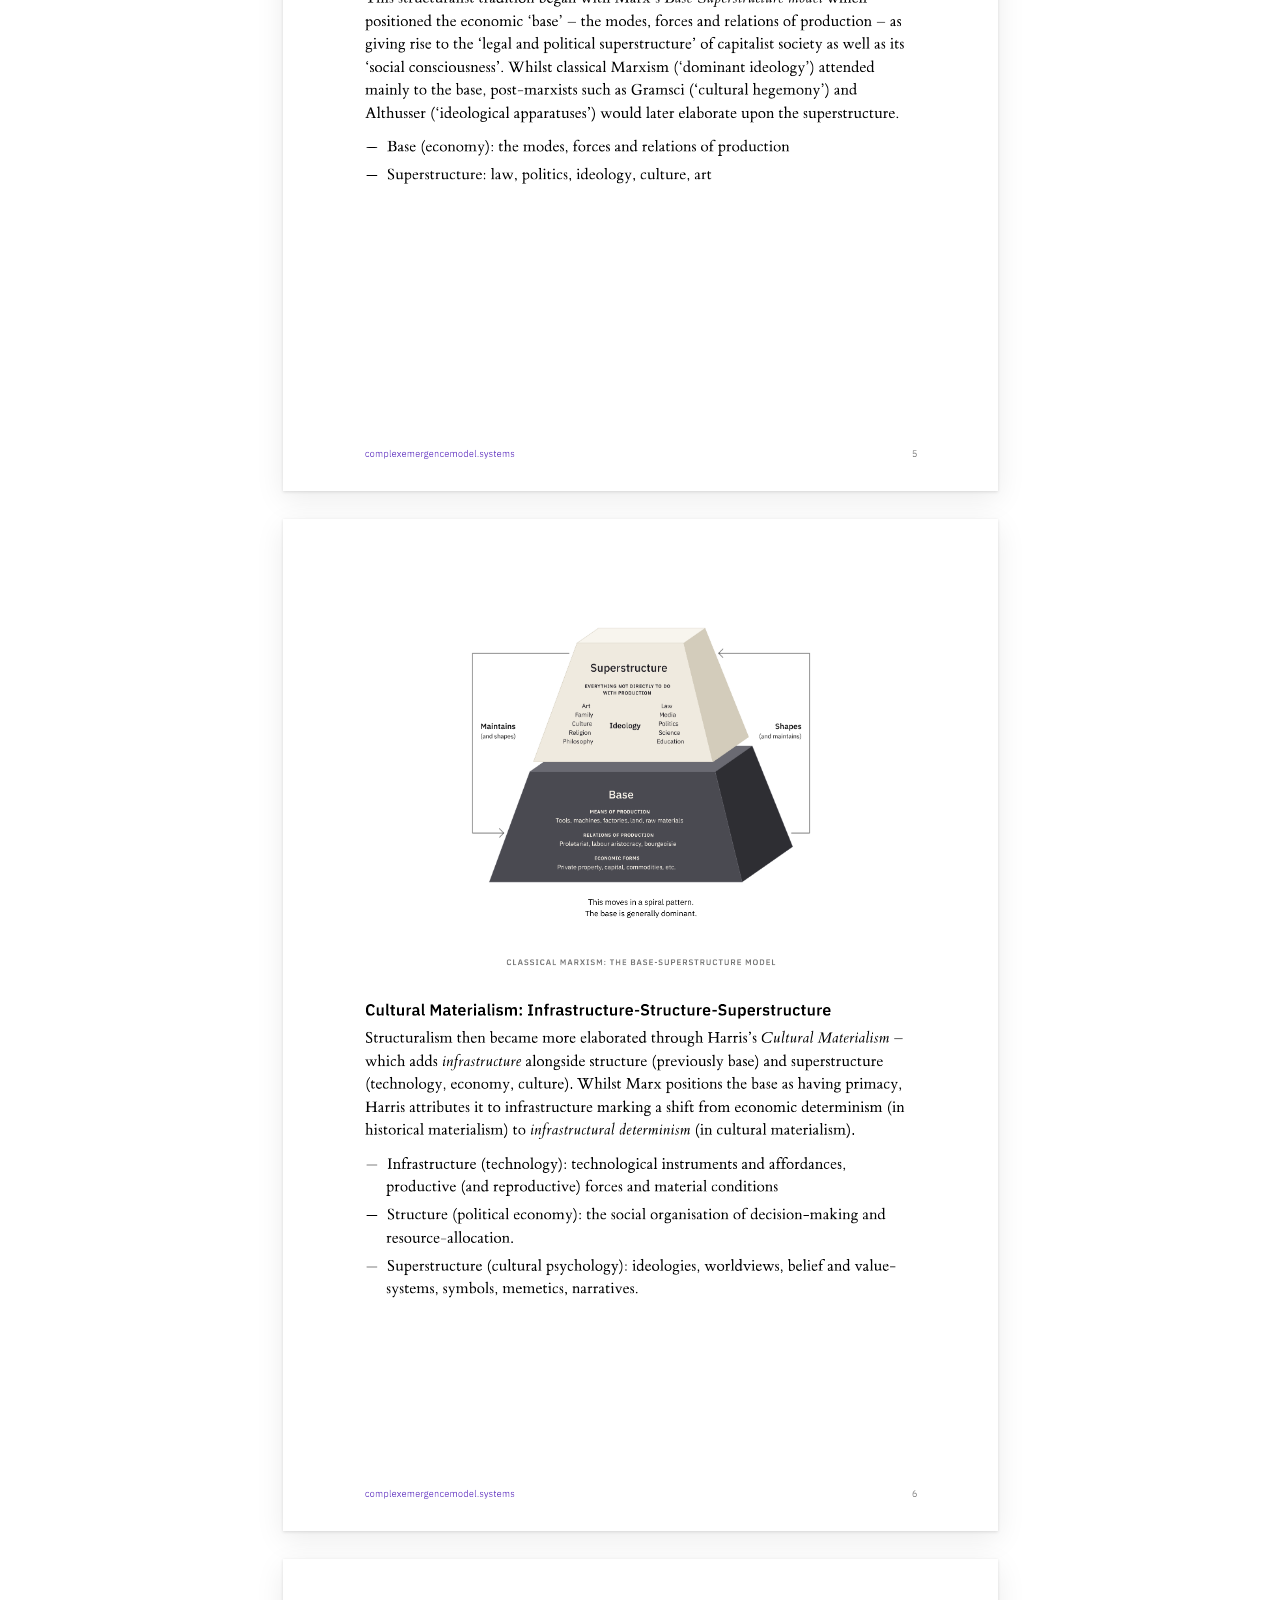
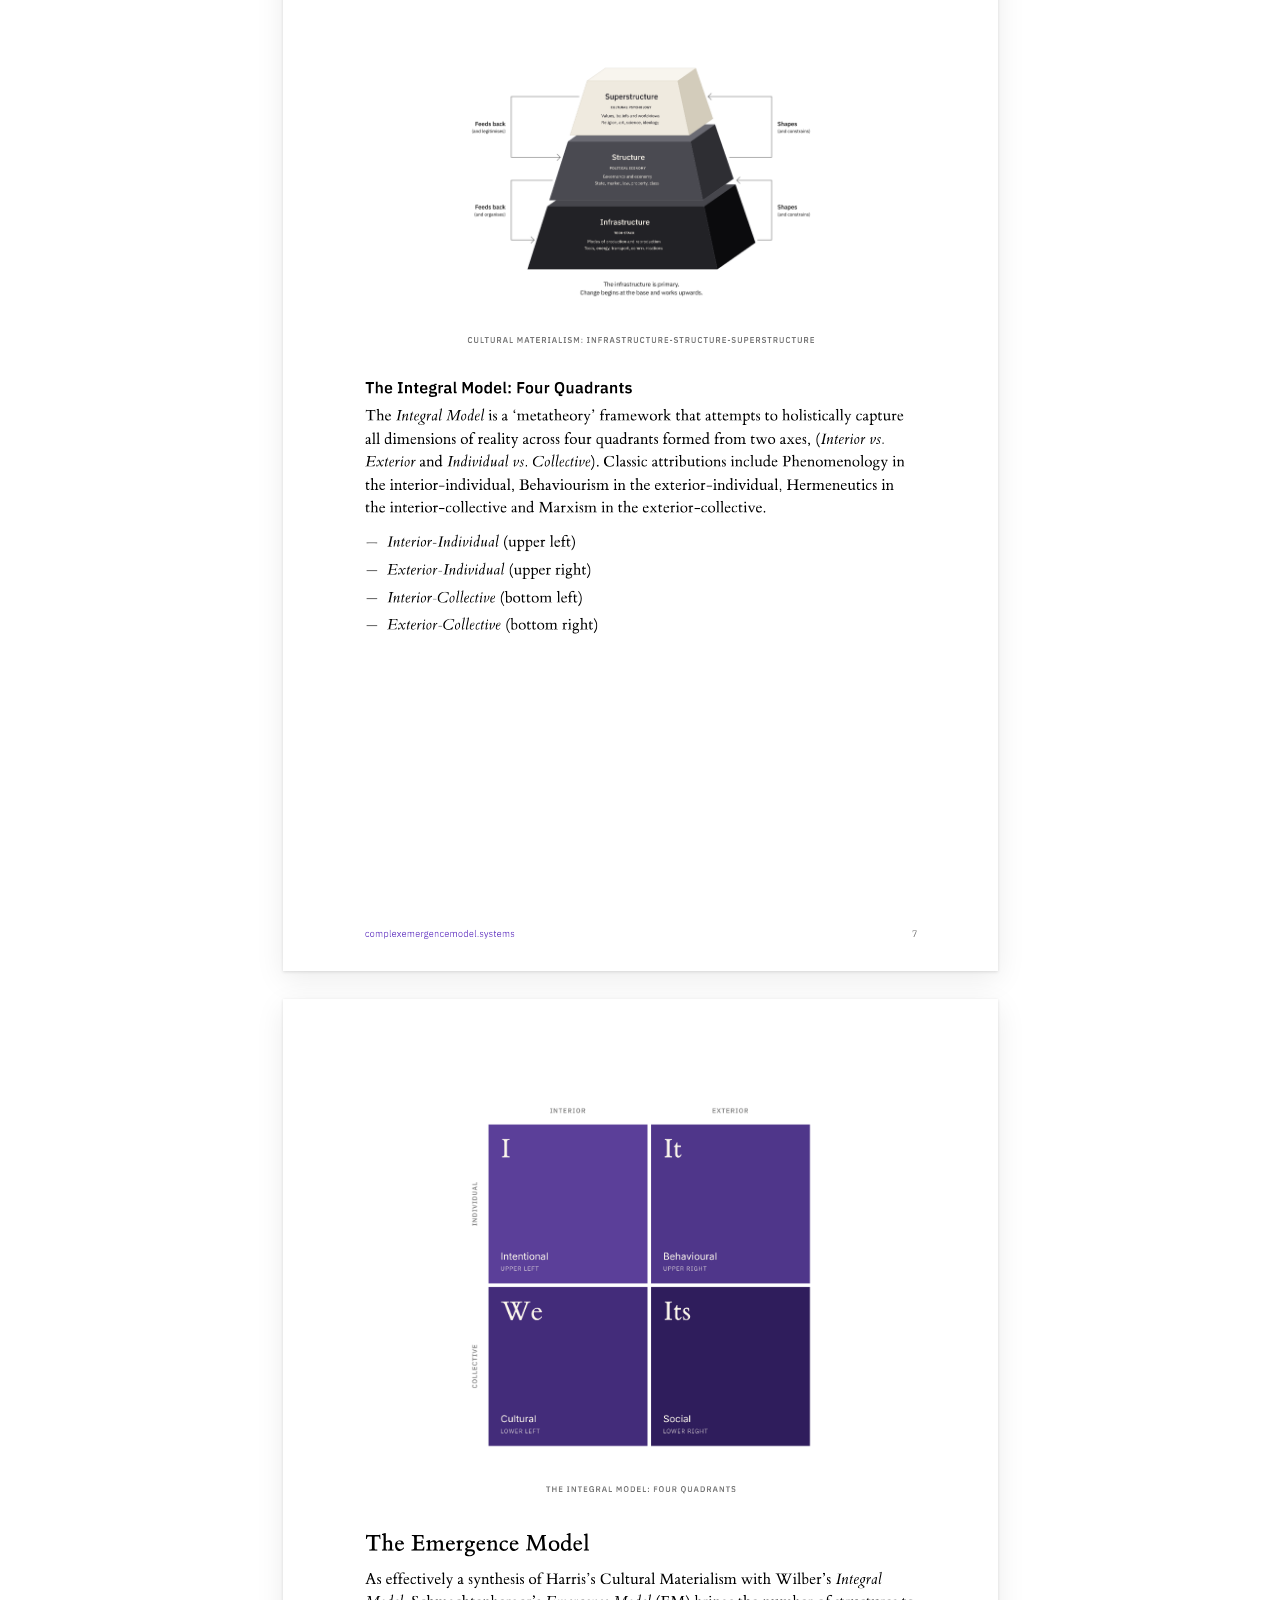
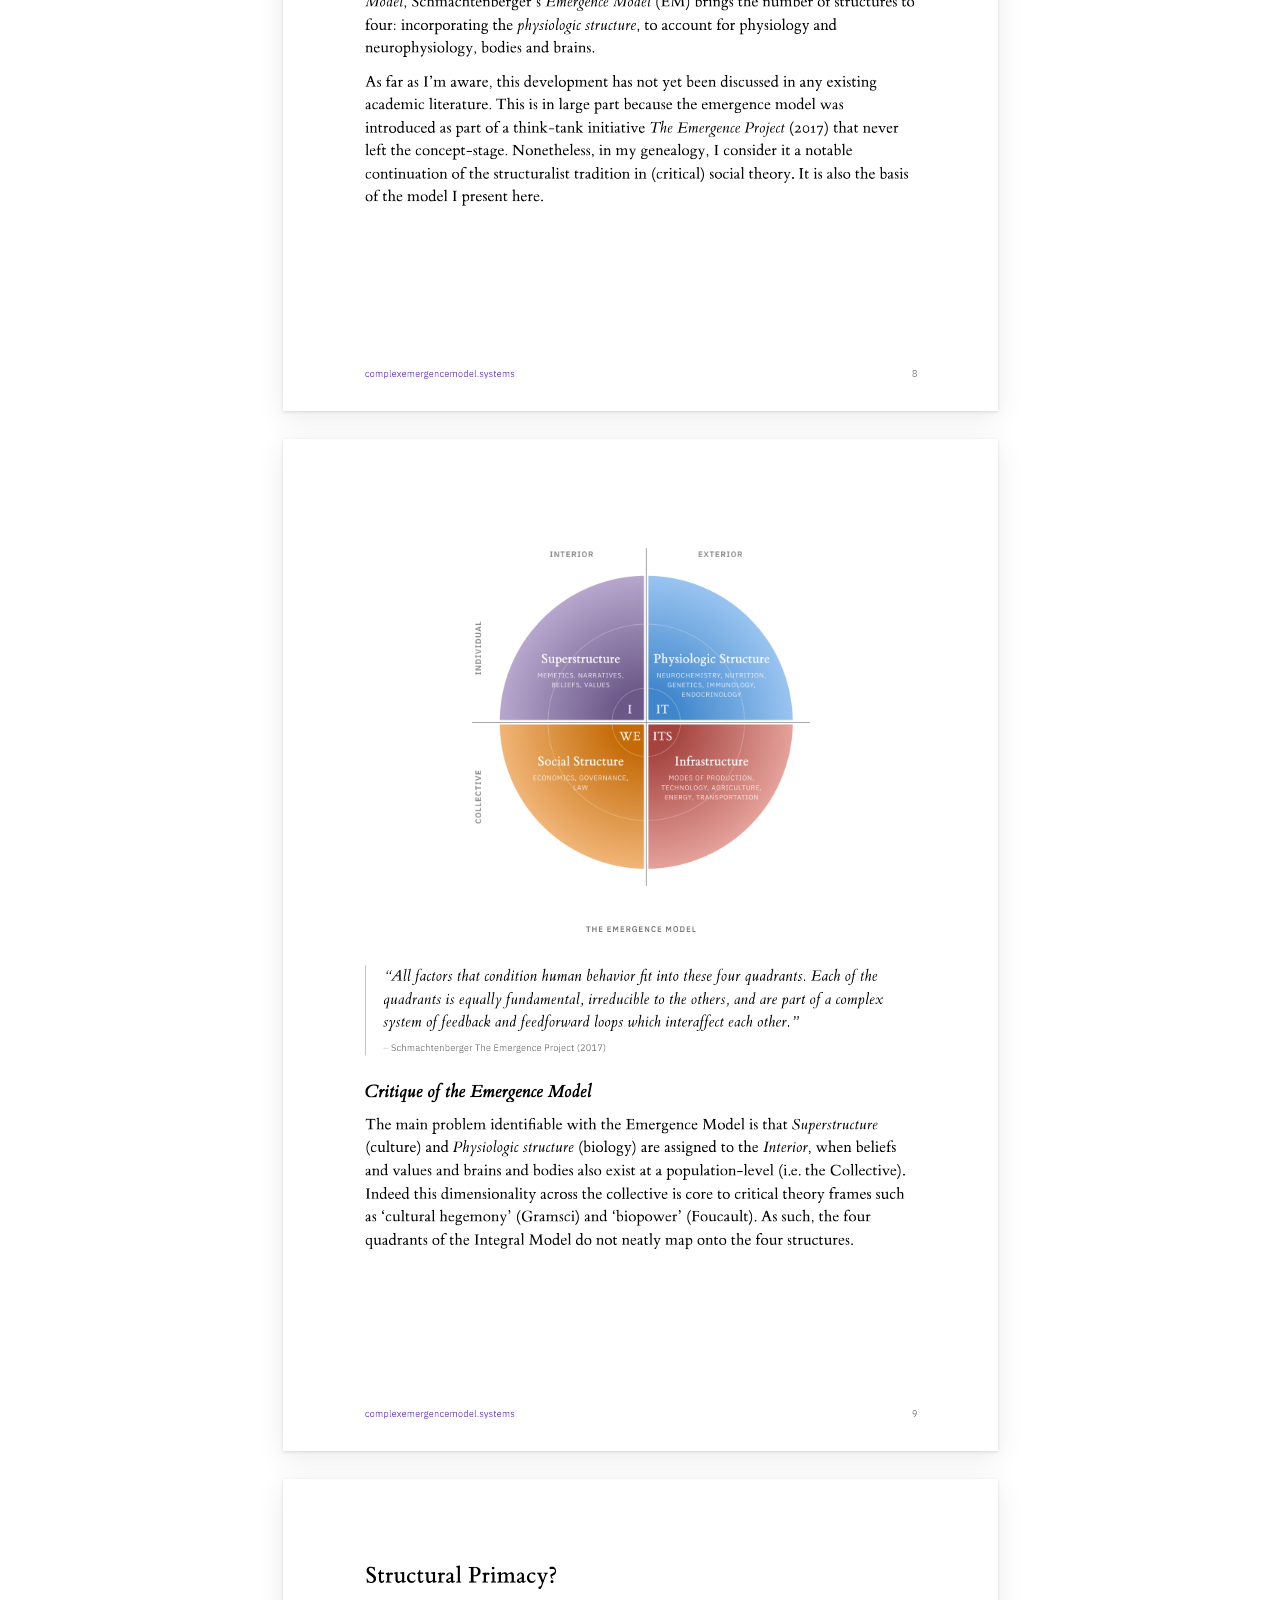
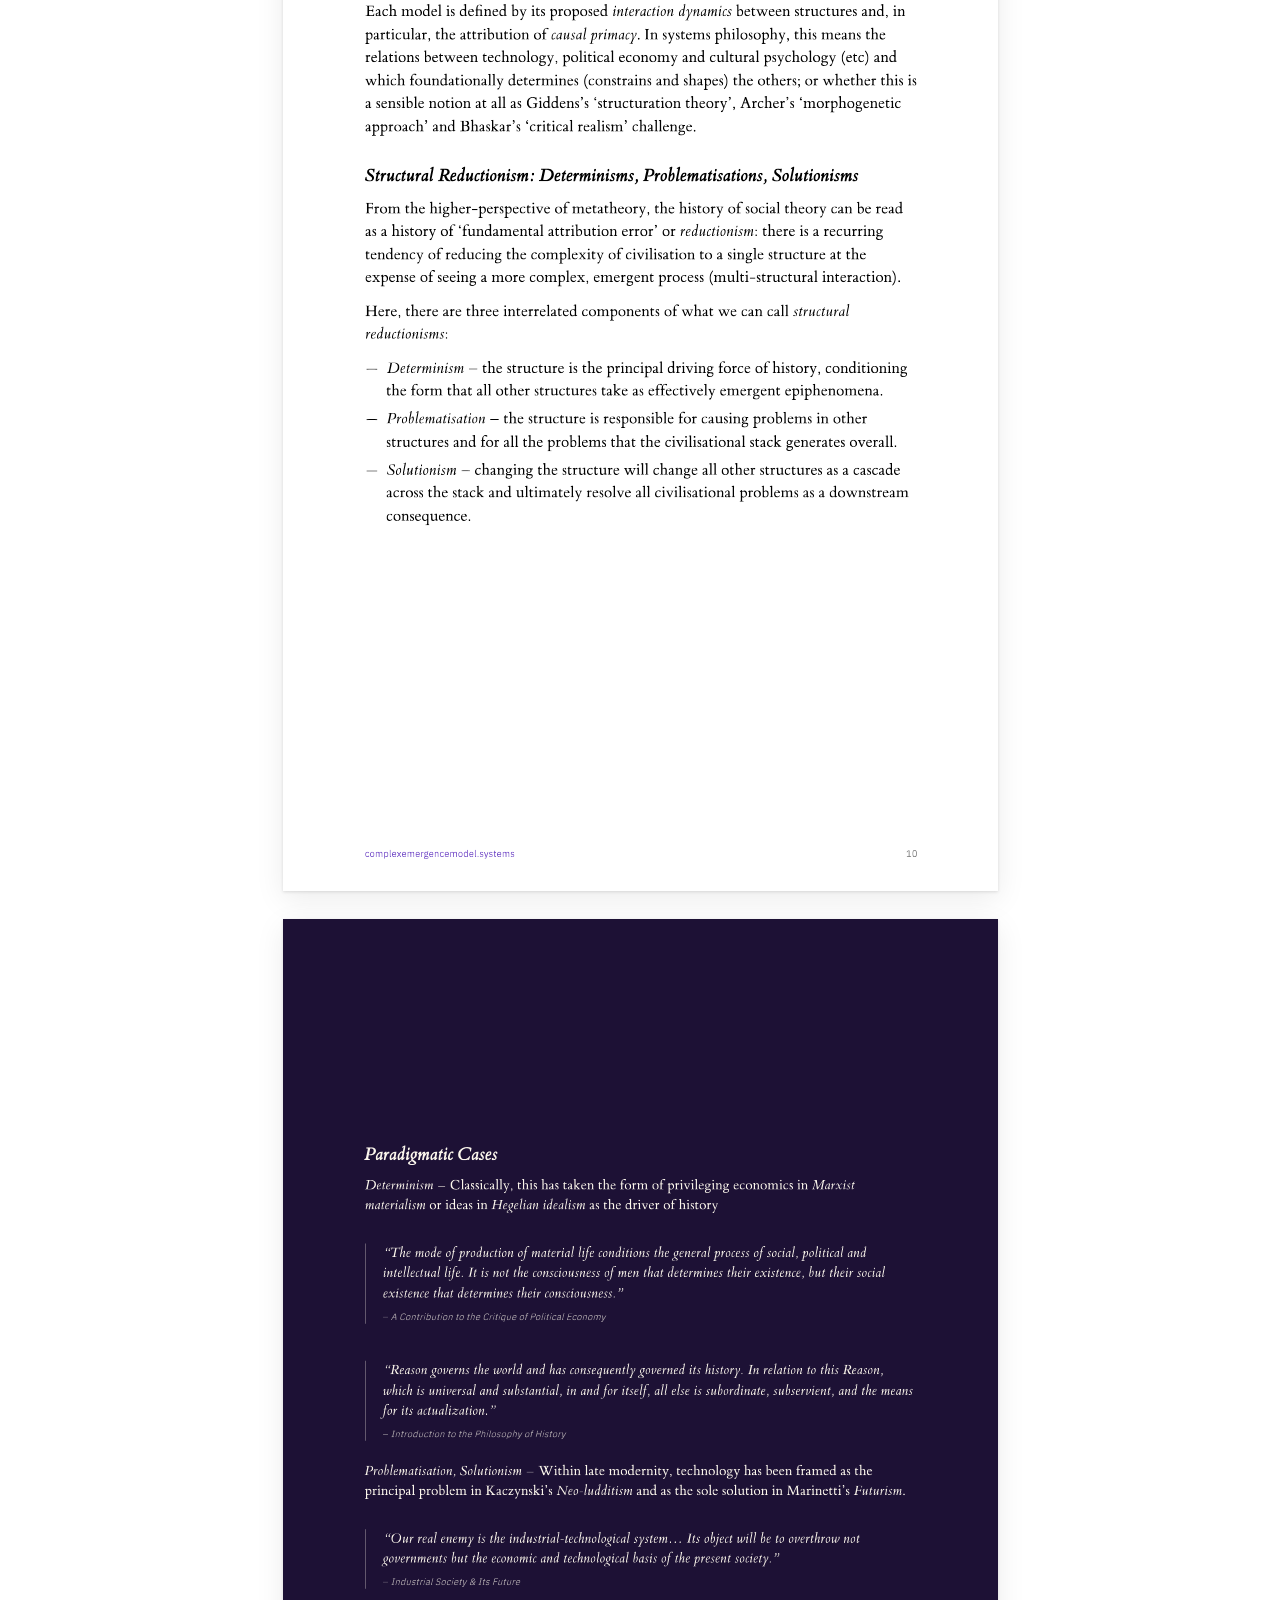
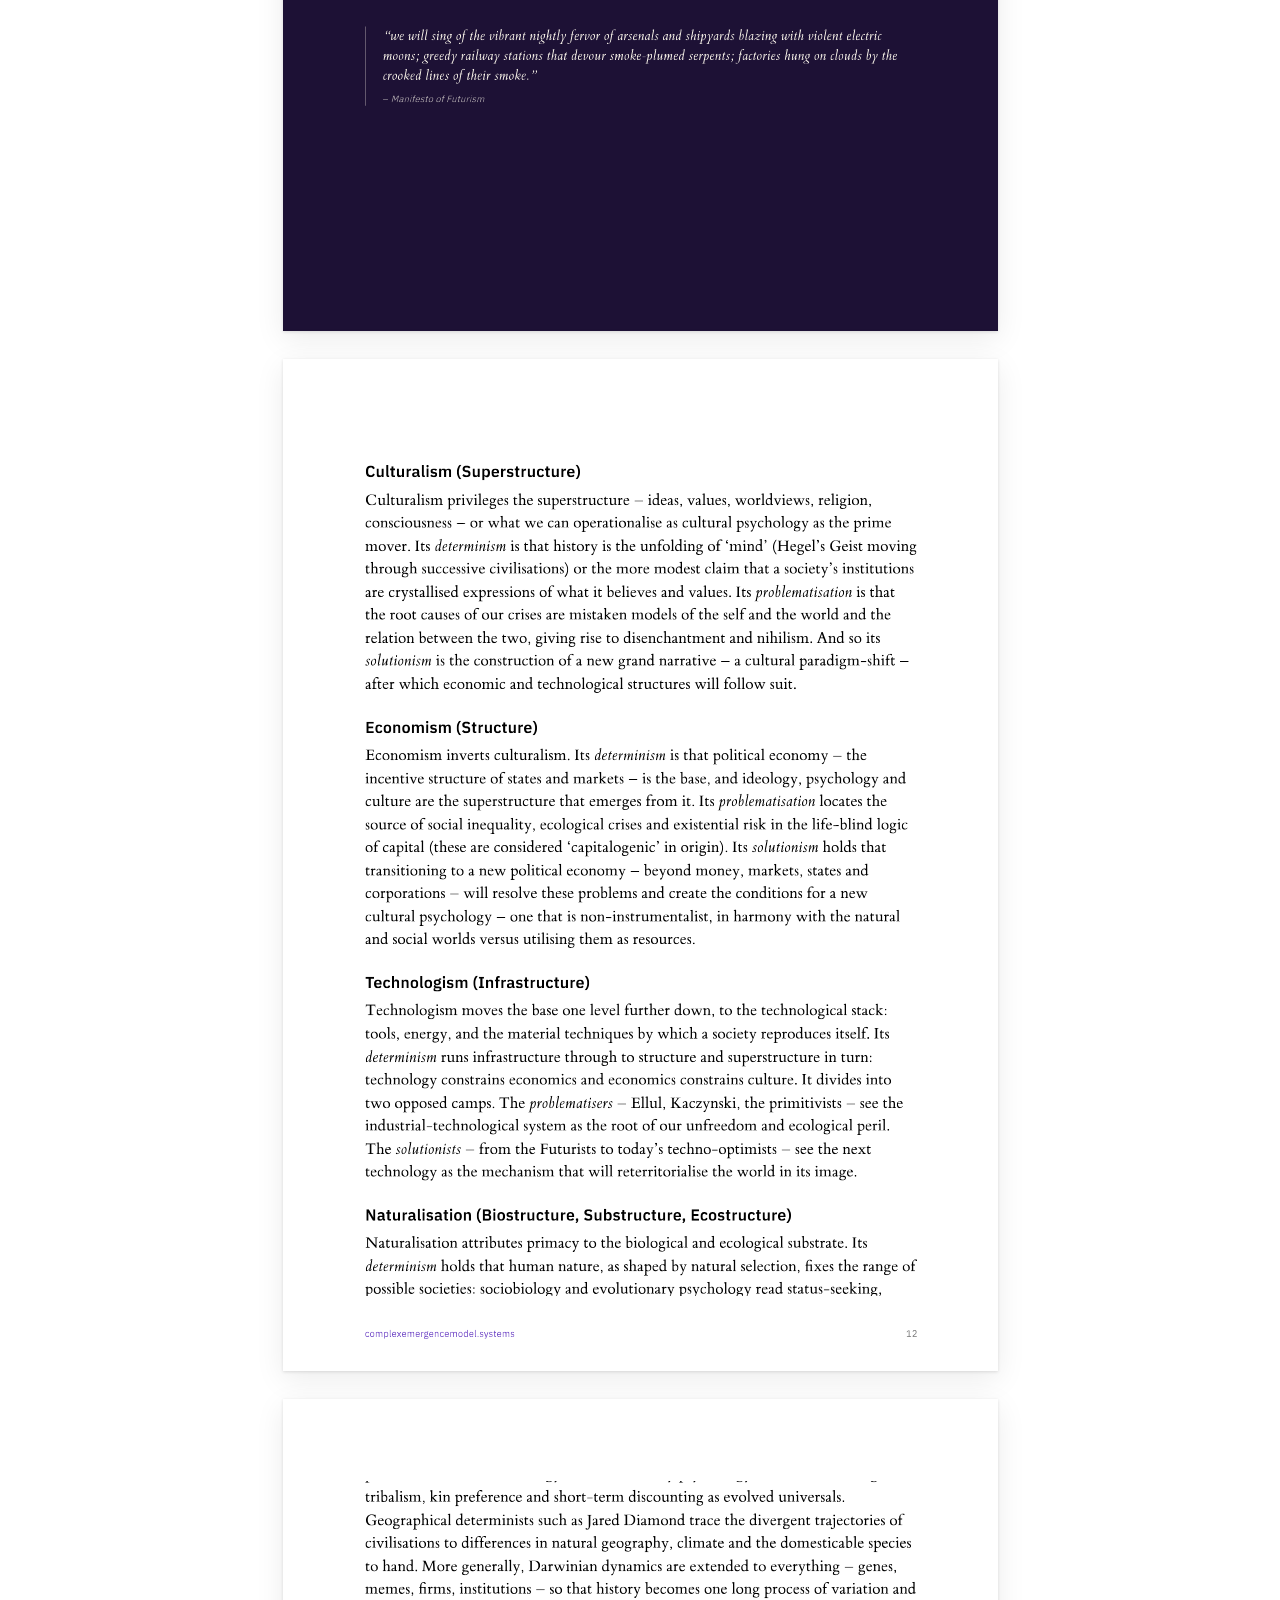
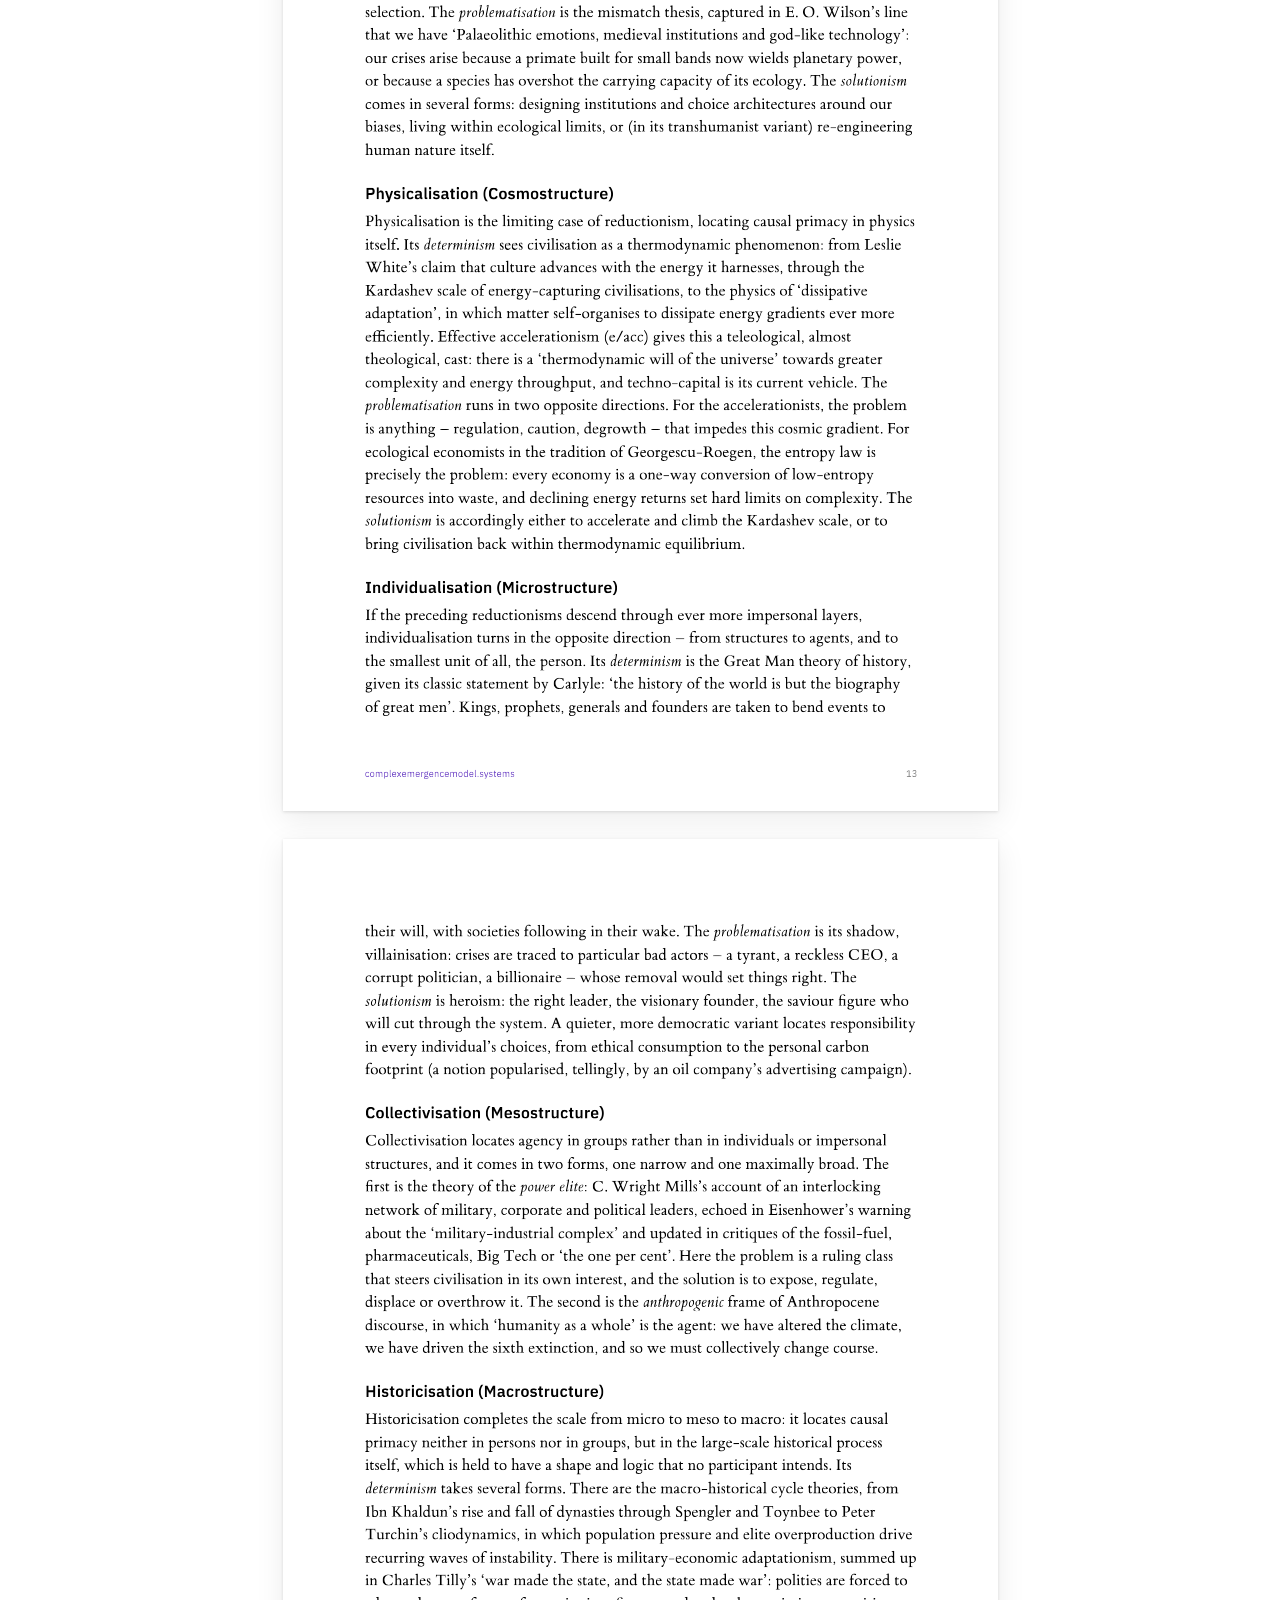
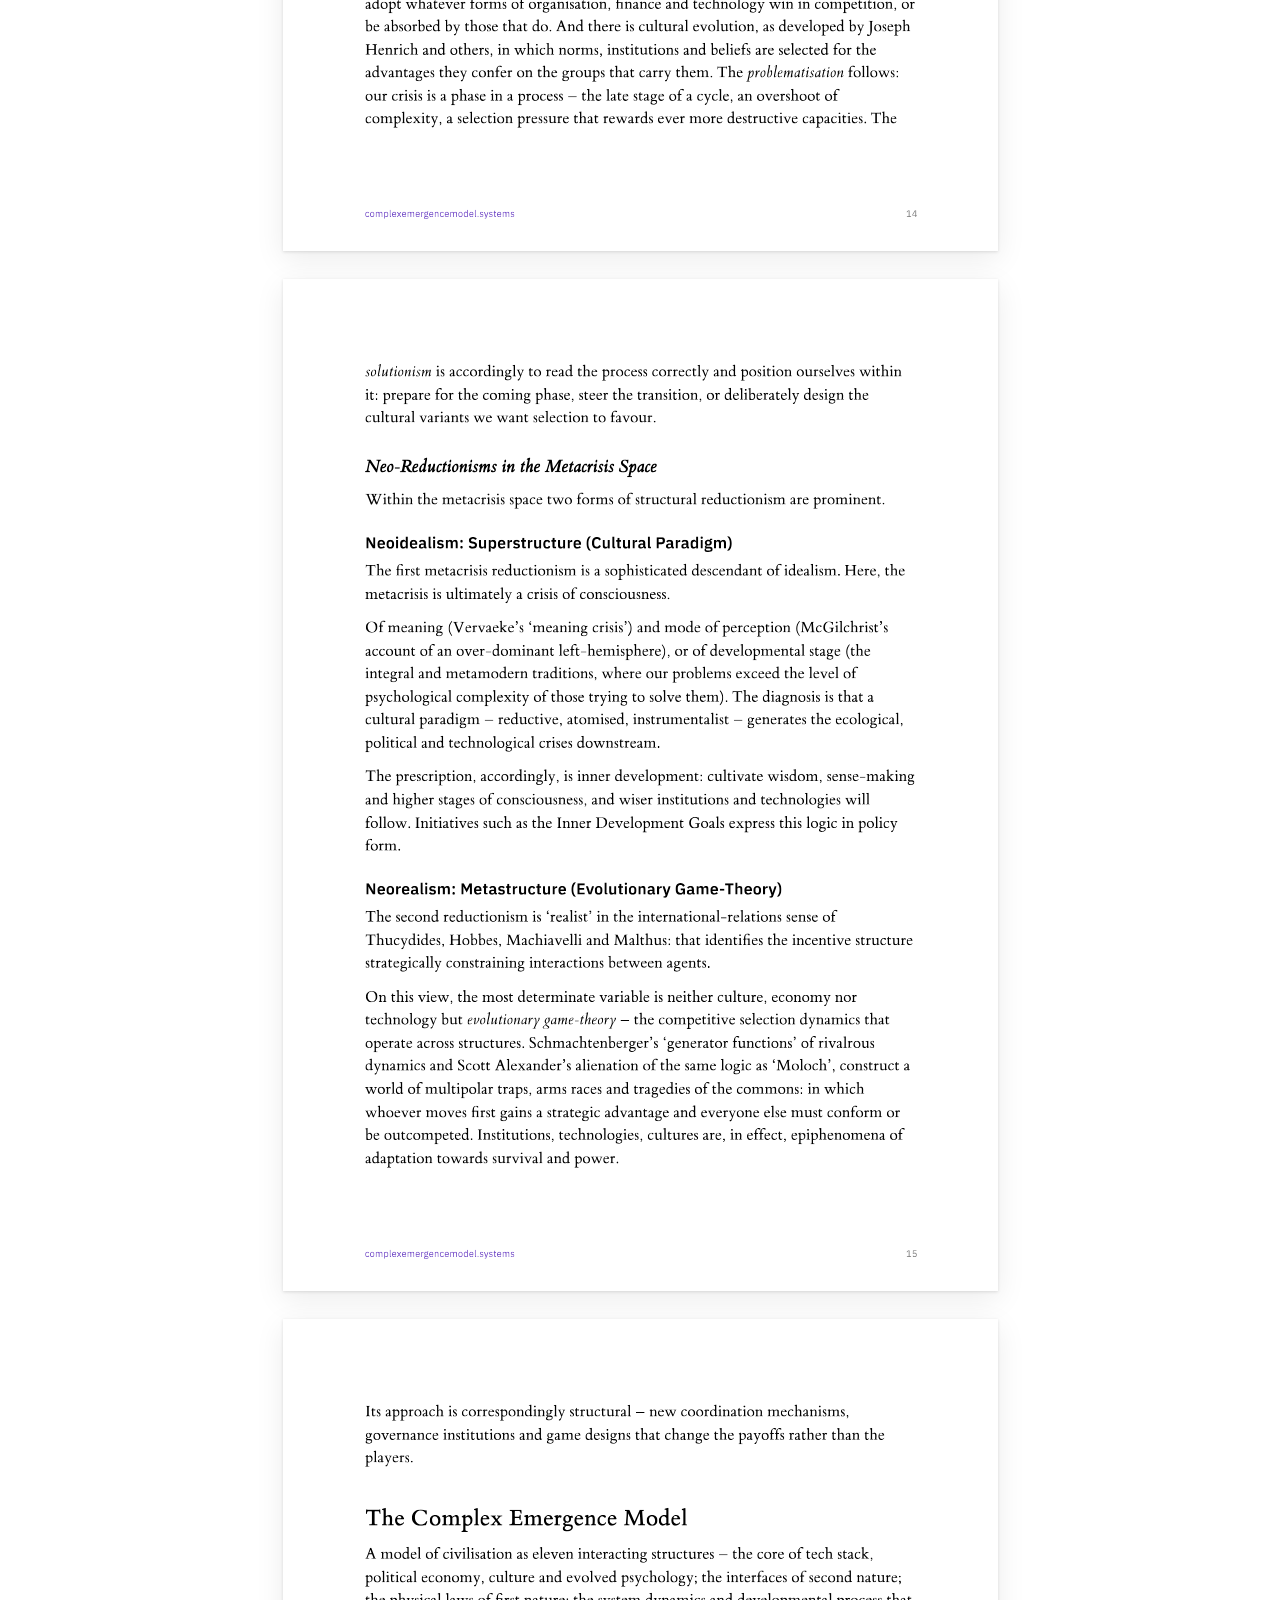
<file: pdf/index.html>
<!DOCTYPE html>
<html lang="en" class="hide-scrollbar">
<head>
  <meta charset="UTF-8">
  <meta name="viewport" content="width=device-width, initial-scale=1.0">
  <meta name="description" content="The Complex Emergence Model, as a PDF.">
  <link id="favicon-ico" rel="icon" href="../favicon/favicon-light.ico?v=fa5e3e1c" sizes="any">
  <link id="favicon-32" rel="icon" type="image/png" sizes="32x32" href="../favicon/favicon-32-light.png?v=fa5e3e1c">
  <link id="favicon-192" rel="icon" type="image/png" sizes="192x192" href="../favicon/favicon-192-light.png?v=fa5e3e1c">
  <link id="favicon-apple" rel="apple-touch-icon" href="../favicon/apple-touch-icon-light.png?v=fa5e3e1c">
  <script>
    try {
      var navEntry = performance.getEntriesByType && performance.getEntriesByType('navigation')[0];
      // arriving from another page of this site (its own folder: another site may share the address), or a refresh, or back/forward: fade in
      var fromSite = false;
      try { fromSite = !!document.referrer && (function (r, s) { return r.origin === s.origin && r.pathname.indexOf(s.pathname) === 0; })(new URL(document.referrer), new URL('../', location.href)); } catch (e) {}
      // browsers with cross-document view transitions crossfade between pages
      // themselves; the others fade out and in (and so does a refresh)
      var vt = 'CSSViewTransitionRule' in window;
      if (vt) document.documentElement.classList.add('vt');
      if ((fromSite || (navEntry && navEntry.type !== 'navigate')) && (!vt || (navEntry && navEntry.type === 'reload'))) document.documentElement.classList.add('page-entering');
    } catch (e) {}
    try {
      // no theme chosen yet: follow the system setting
      var sys = window.matchMedia && matchMedia('(prefers-color-scheme: dark)').matches ? 'dark' : 'light';
      var t = localStorage.getItem('ce.theme');
      // a theme chosen with t holds only until the system setting changes
      if (t && localStorage.getItem('ce.themeSystem') !== sys) { t = null; localStorage.removeItem('ce.theme'); }
      t = t || sys;
      if (t === 'dark') document.documentElement.setAttribute('data-theme', t);
      if (localStorage.getItem('ce.blueLinks') !== 'off') document.documentElement.classList.add('colour');  // blue links (c): on by default
      if (localStorage.getItem('ce.headings') !== 'sans') document.documentElement.classList.add('serif-headings');
      // the band colour (b): midnight purple by default, or sepia, midnight blue or black
      var band = localStorage.getItem('ce.bandColour') || 'purple';
      if (band === 'purple' || band === 'midnight' || band === 'black') document.documentElement.classList.add('band-' + band);
    } catch (e) {}
  </script>
  <title>PDF — Complex Emergence</title>
  <meta property="og:type" content="website">
  <meta property="og:site_name" content="Complex Emergence">
  <meta property="og:title" content="PDF — Complex Emergence">
  <meta property="og:description" content="The Complex Emergence Model, as a PDF.">
  <meta property="og:url" content="https://maxramsahoye.github.io/complexemergencemodel.systems/pdf/">
  <meta property="og:image" content="https://maxramsahoye.github.io/complexemergencemodel.systems/preview.png">
  <meta property="og:image:width" content="1200">
  <meta property="og:image:height" content="630">
  <meta property="og:image:alt" content="A wheel of four violet quadrants around a hollow centre, the site’s loading mark">
  <meta name="twitter:card" content="summary_large_image">
  <link rel="preconnect" href="https://fonts.googleapis.com">
  <link rel="preconnect" href="https://fonts.gstatic.com" crossorigin>
  <link href="https://fonts.googleapis.com/css2?family=IBM+Plex+Sans:ital,wght@0,400;0,500;0,600;0,700;1,400&family=Inter:wght@400;500;600;700&display=swap" rel="stylesheet">
  <link href="../assets/site.css?v=75db18a8" rel="stylesheet">
  <style>
    .site-footer,
    .top-nav { display: none !important; }

    html:not([data-theme]) body.no-band :is(.back-arrow, .theme-toggle, .top-nav, .over-band) {
      --canvas-ink: #000000;
      --muted: #8c8c8c;
      --link-blue: #1a3a9c;
    }

    /* (the site's name pinned in the top-right corner as the pages scroll;
       on narrower screens, where the bar pins across the top, it scrolls away) */
    .site-title,
    body.footer-in-view .site-title {
      position: fixed; z-index: 10; top: 32px; right: 40px; left: auto; bottom: auto;
      margin: 0; text-align: right; opacity: 1; pointer-events: auto;
    }

    @media (max-width: 960px) {
      .site-title, body.footer-in-view .site-title { top: 26px; right: 24px; }
    }

    @media (max-width: 900px) {
      .site-title, body.footer-in-view .site-title { position: absolute; }
    }

    @media (max-width: 600px) {
      .site-title, body.footer-in-view .site-title { top: 22px; }
    }

    /* the bar: the title, the page count, zoom, and the file itself */
    .pv-bar {
      position: relative;
      top: 0;
      z-index: 20;
      display: flex;
      align-items: center;
      justify-content: space-between;
      gap: 24px;
      width: min(100% - 400px, 900px);
      /* (in the top row, level with the back arrow and the site's name) */
      margin: 18px auto 0;
      padding: 16px 0;
      background: var(--canvas-bg);
      border-bottom: 1px solid color-mix(in srgb, currentColor 16%, transparent);
      font-family: 'IBM Plex Sans', sans-serif;
      font-size: 14px;
    }

    /* (once scrolled past, the bar moves to the left of the pages, upright,
       out of their way; its place above them kept, so nothing jumps) */
    .pv-barwrap {
      min-height: var(--pv-bar-h, 77px);
    }

    @media (min-width: 901px) {
      body.pv-docked .pv-bar {
        position: fixed;
        top: 50%;
        left: 24px;
        width: auto;
        margin: 0;
        padding: 0;
        border: 0;
        background: none;
        flex-direction: column;
        align-items: flex-start;
        transform: translateY(-50%);
        animation: pv-dock 0.3s ease;
      }

      body.pv-docked .pv-title {
        display: none;
      }

      body.pv-docked .pv-tools {
        flex-direction: column;
        align-items: flex-start;
        gap: 14px;
      }

      body.pv-docked .pv-pct,
      body.pv-docked .pv-count {
        margin: 0;
        min-width: 0;
        text-align: left;
        padding-left: 4px;
      }

      body.pv-docked .pv-tools a span {
        display: none;
      }
    }

    @keyframes pv-dock {
      from { opacity: 0; }
      to { opacity: 1; }
    }

    .pv-title {
      margin: 0;
      font-family: var(--serif);
      font-size: 20px;
      font-weight: 400;
      font-style: italic;
      white-space: nowrap;
      overflow: hidden;
      text-overflow: ellipsis;
    }

    .pv-tools {
      display: flex;
      align-items: center;
      gap: 18px;
      flex: none;
      color: var(--muted);
    }

    .pv-tools button,
    .pv-tools a {
      display: inline-flex;
      align-items: center;
      gap: 8px;
      padding: 4px;
      border: none;
      background: none;
      font: inherit;
      color: inherit;
      text-decoration: none;
      cursor: pointer;
      transition: color 0.2s ease;
    }

    .pv-tools button:hover,
    .pv-tools a:hover {
      color: var(--canvas-ink);
    }

    .pv-tools svg {
      width: 20px;
      height: 20px;
    }

    .pv-pct {
      min-width: 3.2em;
      text-align: center;
      font-variant-numeric: tabular-nums;
      margin: 0 -10px;
    }

    .pv-count {
      font-variant-numeric: tabular-nums;
      min-width: 4.5em;
      text-align: center;
    }

    /* the pages, one beneath another, on a faintly tinted ground */
    .pv-pages {
      display: flex;
      flex-direction: column;
      align-items: safe center;
      overflow-x: auto;
      gap: 28px;
      padding: 40px 24px 120px;
    }

    /* (at the zoom's own width, wider than the window if need be, scrolling
       sideways; on phones, the width of the screen) */
    .pv-page {
      position: relative;
      flex: none;
      width: var(--pv-w, 794px);
      aspect-ratio: 210 / 297;
      background: #fff;
      box-shadow: 0 1px 3px rgba(0, 0, 0, 0.12), 0 8px 28px rgba(0, 0, 0, 0.08);
    }

    .pv-page canvas {
      display: block;
      width: 100%;
      height: 100%;
    }

    /* the progress bar down the right-hand edge, in the accent; wider to
       the touch than it looks */
    .pv-progress {
      position: fixed;
      top: 0;
      right: 0;
      bottom: 0;
      width: 18px;
      z-index: 30;
      cursor: pointer;
      touch-action: none;
    }

    .pv-progress::before,
    .pv-progress-fill {
      content: '';
      position: absolute;
      top: 0;
      right: 0;
      bottom: 0;
      width: 6px;
      transition: width 0.15s ease;
    }

    .pv-progress::before {
      background: color-mix(in srgb, var(--link-blue) 14%, transparent);
    }

    .pv-progress-fill {
      background: var(--link-blue);
      transform: scaleY(0);
      transform-origin: top;
    }

    .pv-progress:hover::before,
    .pv-progress:hover .pv-progress-fill,
    .pv-progress.pv-dragging::before,
    .pv-progress.pv-dragging .pv-progress-fill {
      width: 10px;
    }

    .pv-note {
      margin: 80px auto;
      max-width: 560px;
      text-align: center;
      font-size: 20px;
      color: var(--muted);
    }

    .pv-note a {
      color: var(--link-blue);
    }

    @media (max-width: 600px) {
      .pv-bar { margin-top: 76px; width: calc(100% - 32px); }
    }

    @media (max-width: 900px) {
      .pv-bar { position: sticky; top: 0; width: calc(100% - 48px); margin-top: 76px; }
      .pv-barwrap { min-height: 0; display: contents; }
      .pv-title { font-size: 17px; }
      .pv-zoom { display: none !important; }
      .pv-pages { padding: 24px 12px 80px; gap: 16px; }
      .pv-page { width: 100%; }
    }
  </style>
</head>
<body class="no-band">
  <a class="back-arrow" href="../" aria-label="Back to the article" data-direct>
    <svg viewBox="0 0 26 20" fill="none" stroke="currentColor" stroke-width="1.8" stroke-linecap="butt" stroke-linejoin="miter">
      <path d="M10,1.5 L5,6 L18,6 A4,4 0 0 1 18,14 L1,14"/>
      <path d="M10,10.5 L5,6"/>
    </svg>
  </a>

  <main class="pv-main">
    <div class="pv-barwrap"><div class="pv-bar">
      <h1 class="pv-title">The Complex Emergence Model</h1>
      <div class="pv-tools">
        <span class="pv-count" aria-live="polite">&ndash;</span>
        <button class="pv-zoom" type="button" data-zoom="-1" aria-label="Zoom out"><svg viewBox="0 0 24 24" fill="none" stroke="currentColor" stroke-width="1.6" stroke-linecap="round" stroke-linejoin="round" aria-hidden="true"><circle cx="11" cy="11" r="6.5"/><path d="M8 11h6M16 16l4.5 4.5"/></svg></button>
        <span class="pv-zoom pv-pct" aria-live="polite">100%</span>
        <button class="pv-zoom" type="button" data-zoom="1" aria-label="Zoom in"><svg viewBox="0 0 24 24" fill="none" stroke="currentColor" stroke-width="1.6" stroke-linecap="round" stroke-linejoin="round" aria-hidden="true"><circle cx="11" cy="11" r="6.5"/><path d="M8 11h6M11 8v6M16 16l4.5 4.5"/></svg></button>
        <a href="../The%20Complex%20Emergence%20Model.pdf" download="The Complex Emergence Model.pdf" aria-label="Download the PDF"><svg viewBox="0 0 24 24" fill="none" stroke="currentColor" stroke-width="1.6" stroke-linecap="round" stroke-linejoin="round" aria-hidden="true"><path d="M4 15v3.5A1.5 1.5 0 0 0 5.5 20h13a1.5 1.5 0 0 0 1.5-1.5V15"/><path d="M12 4v11"/><path d="M8 11l4 4 4-4"/></svg><span>Download</span></a>
      </div>
    </div></div>
    <div class="pv-pages" aria-label="The pages of the PDF"></div>
  </main>

  <!-- the progress through the document: a bar down the right-hand edge
       of the window in the accent, in place of the browser's scrollbar (which
       the page hides); it can be clicked or dragged to move through it -->
  <div class="pv-progress" aria-hidden="true"><div class="pv-progress-fill"></div></div>
  <script>
    (function () {
      var bar = document.querySelector('.pv-progress'), fill = bar.firstElementChild, dragging = false;
      function update() {
        var max = document.documentElement.scrollHeight - window.innerHeight;
        fill.style.transform = 'scaleY(' + (max > 0 ? Math.min(1, Math.max(0, window.scrollY / max)) : 0) + ')';
      }
      function seek(y) {
        var r = bar.getBoundingClientRect(), max = document.documentElement.scrollHeight - window.innerHeight;
        window.scrollTo(0, Math.min(1, Math.max(0, (y - r.top) / r.height)) * max);
      }
      bar.addEventListener('pointerdown', function (e) { dragging = true; bar.setPointerCapture(e.pointerId); bar.classList.add('pv-dragging'); seek(e.clientY); });
      bar.addEventListener('pointermove', function (e) { if (dragging) seek(e.clientY); });
      ['pointerup', 'pointercancel'].forEach(function (t) { bar.addEventListener(t, function () { dragging = false; bar.classList.remove('pv-dragging'); }); });
      window.addEventListener('scroll', update, { passive: true });
      window.addEventListener('resize', update);
      new ResizeObserver(update).observe(document.body);
      update();
    })();
  </script>

  <button class="scroll-top-btn" type="button" aria-label="Scroll to top">
    <svg viewBox="0 0 28 28" fill="none" stroke="currentColor" stroke-width="1" stroke-linejoin="round">
      <polygon points="14,9.078 20.328,18.922 14,15.969 7.672,18.922"/>
    </svg>
  </button>
  <script>
    // the up arrow, once the first page has scrolled away
    (function () {
      var up = document.querySelector('.scroll-top-btn');
      function show() { up.classList.toggle('visible', window.scrollY > 600); }
      window.addEventListener('scroll', show, { passive: true });
      show();
    })();
  </script>

  <script src="../assets/pdfjs/pdf.min.js"></script>
  <script>
    // each page drawn as it comes near the screen, at the screen's own
    // resolution, and drawn again when the zoom changes
    (function () {
      var URL_ = '../The%20Complex%20Emergence%20Model.pdf';
      var list = document.querySelector('.pv-pages'), count = document.querySelector('.pv-count');
      if (!window.pdfjsLib) { list.innerHTML = '<p class="pv-note">The viewer could not load. <a href="' + URL_ + '">Open the PDF directly.</a></p>'; return; }
      pdfjsLib.GlobalWorkerOptions.workerSrc = '../assets/pdfjs/pdf.worker.min.js';
      // (the browser's own PDF viewer's steps, as percentages of the page at
      // its actual size: A4, 794px wide)
      var ZOOMS = [25, 33, 50, 67, 75, 80, 90, 100, 110, 125, 150, 175, 200, 250, 300, 400, 500], z = 6, pdf, pages = [], drawn = new Map();
      // (the zoom as a percentage of the page at its actual size: A4, 794px wide)
      var pct = document.querySelector('.pv-pct');
      function setWidth() {
        document.documentElement.style.setProperty('--pv-w', Math.round(794 * ZOOMS[z] / 100) + 'px');
        pct.textContent = ZOOMS[z] + '%';
      }
      setWidth();
      function draw(i) {
        var box = pages[i]; if (!box || box._busy) return;
        var w = box.clientWidth; if (!w || drawn.get(i) === w) return;
        box._busy = true;
        pdf.getPage(i + 1).then(function (page) {
          var v1 = page.getViewport({ scale: 1 }), dpr = Math.min(window.devicePixelRatio || 1, 3);
          // (very large zooms drawn at no more than 6000px across, which
          // browsers can hold as a canvas)
          dpr = Math.min(dpr, 6000 / w);
          var vp = page.getViewport({ scale: w / v1.width * dpr });
          var c = document.createElement('canvas');
          c.width = Math.round(vp.width); c.height = Math.round(vp.height);
          return page.render({ canvasContext: c.getContext('2d'), viewport: vp }).promise.then(function () {
            box.replaceChildren(c); drawn.set(i, w);
          });
        }).finally(function () { box._busy = false; });
      }
      var io = new IntersectionObserver(function (es) {
        es.forEach(function (e) { if (e.isIntersecting) draw(+e.target.dataset.i); });
      }, { rootMargin: '1200px 0px' });
      function visible() {
        var mid = window.innerHeight / 2, best = 0;
        pages.forEach(function (p, i) { var r = p.getBoundingClientRect(); if (r.top < mid) best = i; });
        count.textContent = (best + 1) + ' / ' + pages.length;
      }
      pdfjsLib.getDocument(URL_).promise.then(function (doc) {
        pdf = doc;
        // (each page in its own proportions and at its own size relative to
        // A4 - the landscape page of the diagram wider than the rest)
        var all = [];
        for (var n = 1; n <= doc.numPages; n++) all.push(doc.getPage(n));
        return Promise.all(all).then(function (ps) {
          for (var i = 0; i < doc.numPages; i++) {
            var v = ps[i].getViewport({ scale: 1 });
            var d = document.createElement('div');
            d.className = 'pv-page'; d.dataset.i = i;
            d.style.aspectRatio = v.width + ' / ' + v.height;
            if (Math.abs(v.width - 595) > 4) d.style.width = 'min(100%, calc(var(--pv-w, 794px) * ' + (v.width / 595.28).toFixed(4) + '))';
            d.setAttribute('aria-label', 'Page ' + (i + 1));
            list.appendChild(d); pages.push(d); io.observe(d);
          }
          visible();
        });
      }).catch(function () {
        list.innerHTML = '<p class="pv-note">The PDF could not be shown here. <a href="' + URL_ + '">Open it directly.</a></p>';
      });
      window.addEventListener('scroll', function () { if (pages.length) visible(); }, { passive: true });
      // the bar: at the top, then docked at the left once scrolled past
      var wrap = document.querySelector('.pv-barwrap'), bar = document.querySelector('.pv-bar');
      document.documentElement.style.setProperty('--pv-bar-h', bar.offsetHeight + 'px');
      function dock() { document.body.classList.toggle('pv-docked', wrap.getBoundingClientRect().top < 0); }
      window.addEventListener('scroll', dock, { passive: true });
      dock();
      var redraw = 0;
      function again() { clearTimeout(redraw); redraw = setTimeout(function () { pages.forEach(function (p, i) { var r = p.getBoundingClientRect(); if (r.bottom > -1200 && r.top < window.innerHeight + 1200) draw(i); }); }, 150); }
      window.addEventListener('resize', again);
      document.querySelectorAll('[data-zoom]').forEach(function (b) {
        b.addEventListener('click', function () {
          var at = pages.length ? (window.scrollY + window.innerHeight / 2) / document.documentElement.scrollHeight : 0;
          z = Math.max(0, Math.min(ZOOMS.length - 1, z + +b.dataset.zoom));
          setWidth();
          window.scrollTo(0, at * document.documentElement.scrollHeight - window.innerHeight / 2);
          // (sideways, kept centred on the page)
          list.scrollLeft = (list.scrollWidth - list.clientWidth) / 2;
          again();
        });
      });
    })();
  </script>

  <a class="site-title" href="../">Complex<br>Emergence</a>

  <script src="../assets/site.js?v=7021c60a" data-base="../"></script>
  <script src="../assets/tools.js?v=11aae201"></script>
</body>
</html>
</file>
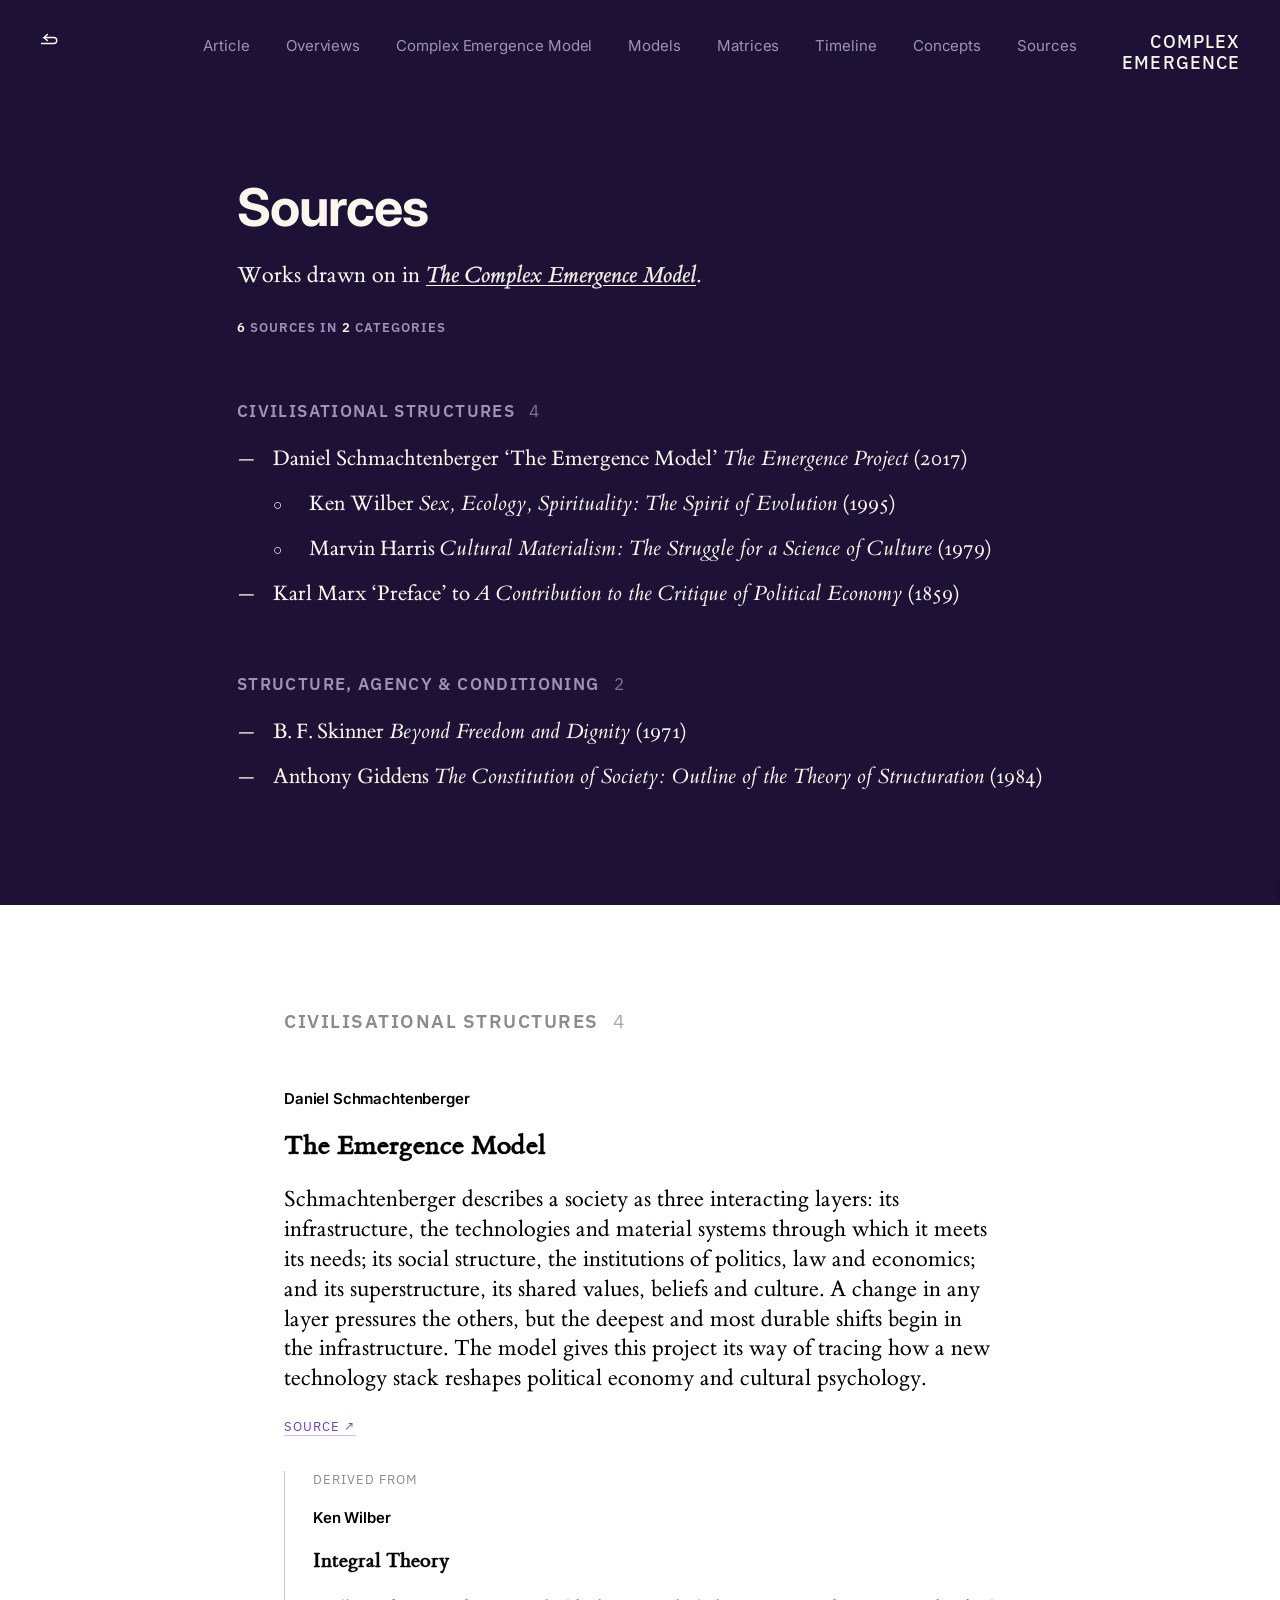
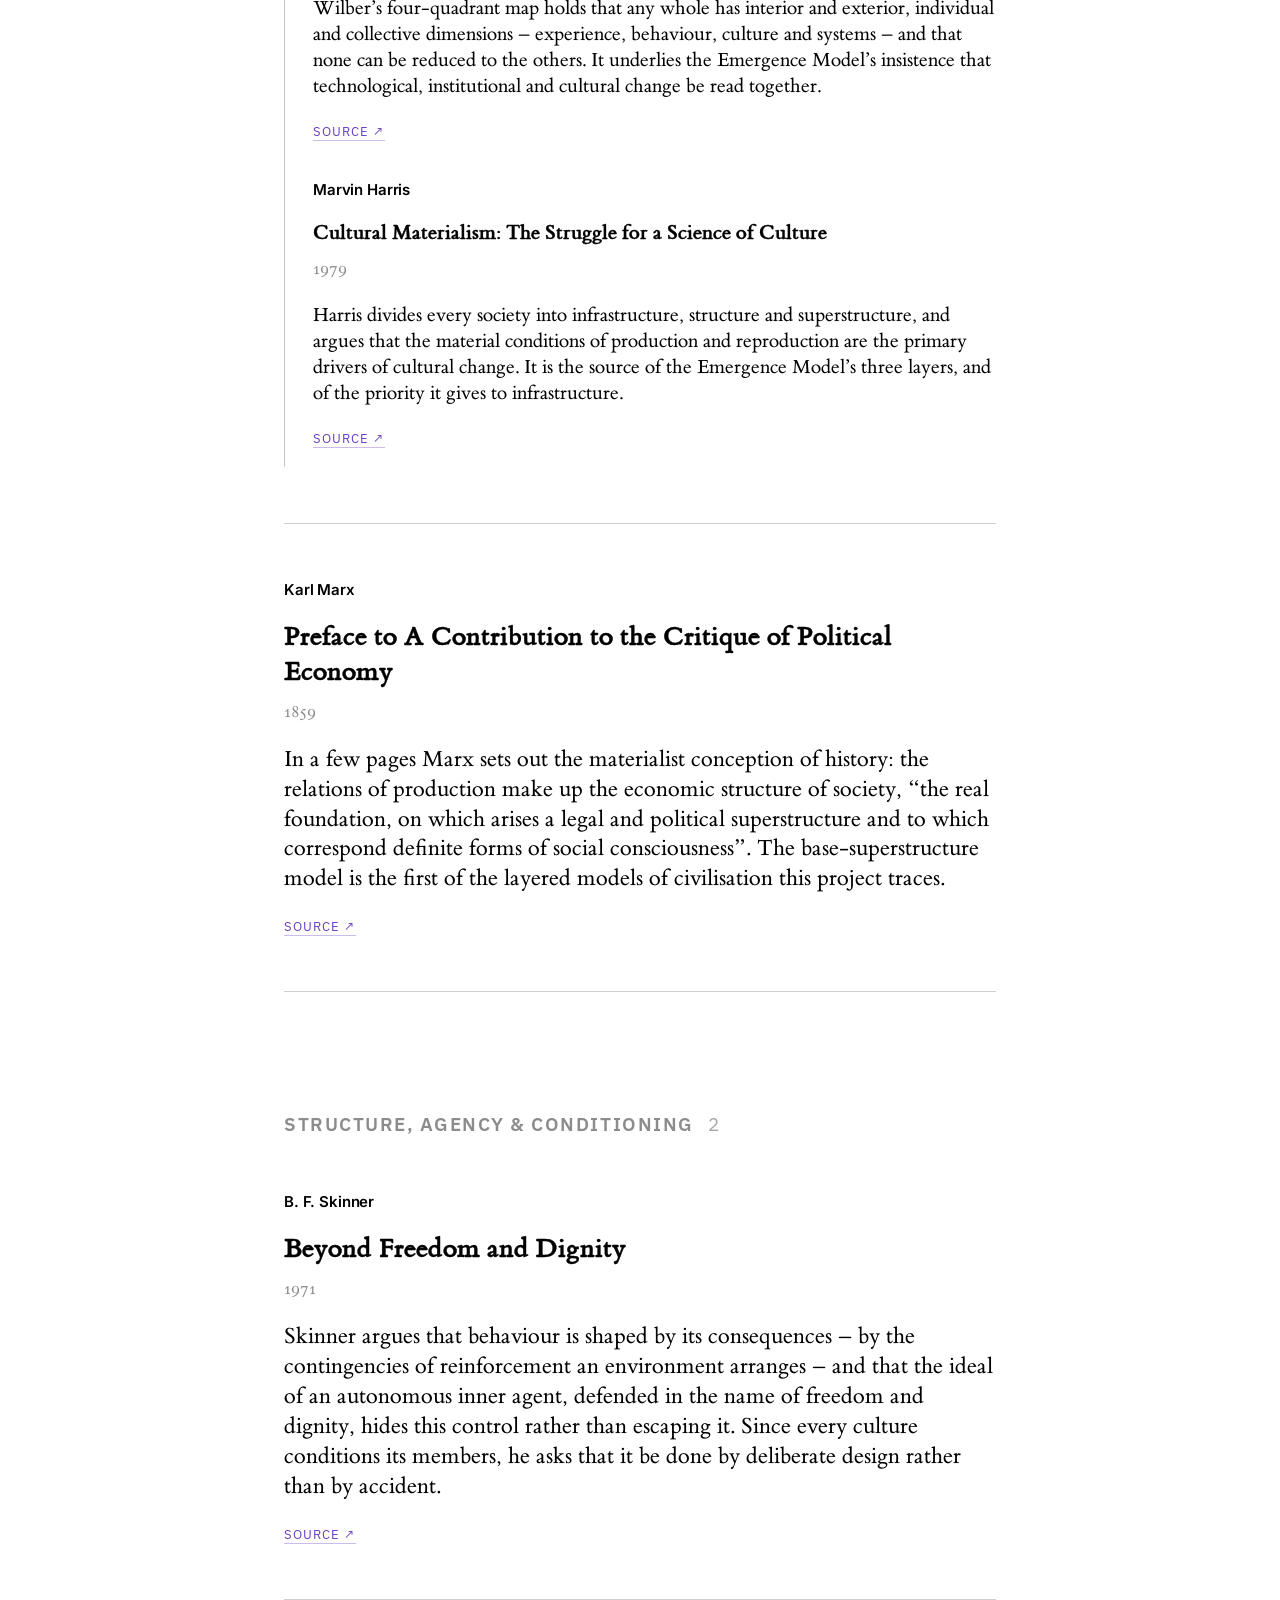
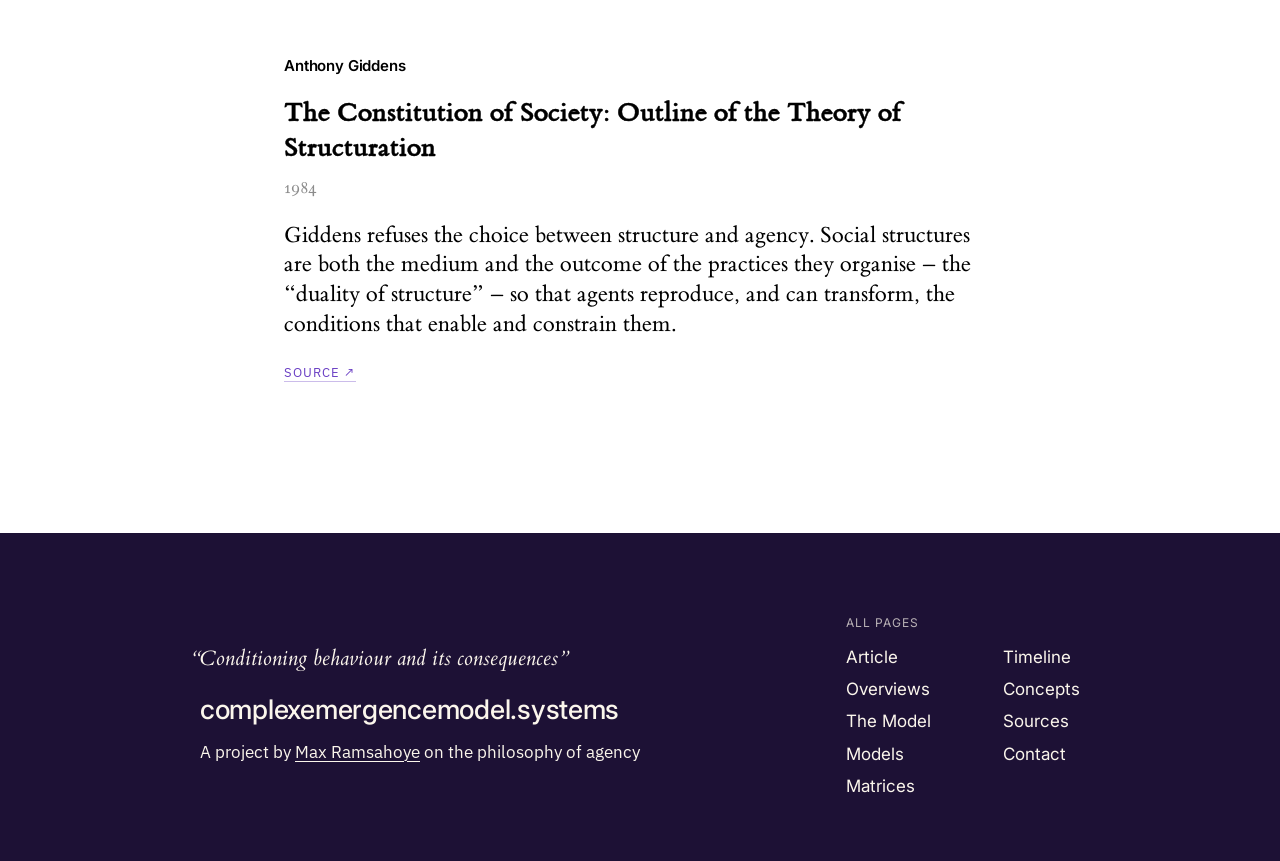
<file: sources/index.html>
<!DOCTYPE html>
<html lang="en" class="hide-scrollbar">
<head>
  <meta charset="UTF-8">
  <meta name="viewport" content="width=device-width, initial-scale=1.0">
  <meta name="description" content="Sources drawn on in The Complex Emergence Model.">
  <link id="favicon-ico" rel="icon" href="../favicon/favicon-light.ico?v=fa5e3e1c" sizes="any">
  <link id="favicon-32" rel="icon" type="image/png" sizes="32x32" href="../favicon/favicon-32-light.png?v=fa5e3e1c">
  <link id="favicon-192" rel="icon" type="image/png" sizes="192x192" href="../favicon/favicon-192-light.png?v=fa5e3e1c">
  <link id="favicon-apple" rel="apple-touch-icon" href="../favicon/apple-touch-icon-light.png?v=fa5e3e1c">
  <script>
    try {
      var navEntry = performance.getEntriesByType && performance.getEntriesByType('navigation')[0];
      // arriving from another page of this site (its own folder: another site may share the address), or a refresh, or back/forward: fade in
      var fromSite = false;
      try { fromSite = !!document.referrer && (function (r, s) { return r.origin === s.origin && r.pathname.indexOf(s.pathname) === 0; })(new URL(document.referrer), new URL('../', location.href)); } catch (e) {}
      // browsers with cross-document view transitions crossfade between pages
      // themselves; the others fade out and in (and so does a refresh)
      var vt = 'CSSViewTransitionRule' in window;
      if (vt) document.documentElement.classList.add('vt');
      if ((fromSite || (navEntry && navEntry.type !== 'navigate')) && (!vt || (navEntry && navEntry.type === 'reload'))) document.documentElement.classList.add('page-entering');
    } catch (e) {}
    try {
      // no theme chosen yet: follow the system setting
      var sys = window.matchMedia && matchMedia('(prefers-color-scheme: dark)').matches ? 'dark' : 'light';
      var t = localStorage.getItem('ce.theme');
      // a theme chosen with t holds only until the system setting changes
      if (t && localStorage.getItem('ce.themeSystem') !== sys) { t = null; localStorage.removeItem('ce.theme'); }
      t = t || sys;
      if (t === 'dark') document.documentElement.setAttribute('data-theme', t);
      if (localStorage.getItem('ce.blueLinks') !== 'off') document.documentElement.classList.add('colour');  // blue links (c): on by default
      if (localStorage.getItem('ce.headings') !== 'sans') document.documentElement.classList.add('serif-headings');
      // the band colour (b): midnight purple by default, or sepia, midnight blue or black
      var band = localStorage.getItem('ce.bandColour') || 'purple';
      if (band === 'purple' || band === 'midnight' || band === 'black') document.documentElement.classList.add('band-' + band);
    } catch (e) {}
  </script>
  <title>Sources — Complex Emergence</title>
  <meta property="og:type" content="website">
  <meta property="og:site_name" content="Complex Emergence">
  <meta property="og:title" content="Sources — Complex Emergence">
  <meta property="og:description" content="Sources drawn on in The Complex Emergence Model.">
  <meta property="og:url" content="https://maxramsahoye.github.io/complexemergencemodel.systems/sources/">
  <meta property="og:image" content="https://maxramsahoye.github.io/complexemergencemodel.systems/preview.png">
  <meta property="og:image:width" content="1200">
  <meta property="og:image:height" content="630">
  <meta property="og:image:alt" content="A wheel of four violet quadrants around a hollow centre, the site’s loading mark">
  <meta name="twitter:card" content="summary_large_image">
  <link rel="preconnect" href="https://fonts.googleapis.com">
  <link rel="preconnect" href="https://fonts.gstatic.com" crossorigin>
  <link href="https://fonts.googleapis.com/css2?family=IBM+Plex+Sans:ital,wght@0,400;0,500;0,600;0,700;1,400&family=Inter:wght@400;500;600;700&display=swap" rel="stylesheet">
  <link href="../assets/site.css?v=75db18a8" rel="stylesheet">
  <style>
    /* light sepia band from the top of the window to just below the intro */
    .sources-top {
      position: relative;
      z-index: 0;
      margin-bottom: 216px;
    }

    .sources-top::before {
      content: '';
      position: absolute;
      top: -180px;
      bottom: -112px;
      left: 50%;
      width: 100vw;
      transform: translateX(-50%);
      background: var(--band-bg);
      z-index: -1;
    }

    .sources-top .page-intro {
      margin-bottom: 0;
    }

    /* the top section's bibliography: one reference per work, in the page's
       order, each title linking to the work itself, each with an em dash */
    .bibliography {
      max-width: 820px;
      margin: 56px 0 0;
      padding: 0;
      list-style: none;
    }

    .bibliography li {
      position: relative;
      margin: 0 0 14px;
      padding-left: 36px;
      font-size: 22px;
      line-height: 1.4;
    }

    /* each dash links to the work's entry further down the page */
    .bibliography .bib-jump {
      position: absolute;
      left: 0;
      top: 0;
      color: inherit;
      text-decoration: none;
    }

    .bibliography .bib-jump::before {
      content: '\2014';
    }

    .sources-top .bibliography a.bib-jump:hover {
      color: var(--link-blue);
      text-decoration: none;
    }

    /* a subsection of the bibliography */
    .bibliography-heading {
      margin: 64px 0 0;
      font-family: var(--mono-caps);
      font-size: 17px;
      font-weight: 600;
      letter-spacing: 0.08em;
      text-transform: uppercase;
      color: var(--muted);
    }

    /* the title, intro, count and list of works: one block, centred, so
       that they all start at the same left edge */
    .sources-toc {
      width: fit-content;
      max-width: 100%;
      margin: 0 auto;
    }

    /* how many works in all, and in each category */
    .sources-count {
      margin: 28px 0 0;
      font-family: var(--mono-caps);
      font-size: 13px;
      font-weight: 600;
      letter-spacing: 0.08em;
      text-transform: uppercase;
      color: var(--muted);
    }

    .sources-count b {
      font-weight: 600;
      color: var(--canvas-ink);
    }

    .cat-count {
      margin-left: 14px;
      font-weight: 400;
      opacity: 0.75;
    }

    .bibliography-section {
      margin-top: 22px;
    }

    /* the works an entry derives from, indented under it as in the page */
    .bibliography ol {
      margin: 14px 0 0;
      padding: 0;
      list-style: none;
    }

    .bibliography ol .bib-jump::before {
      content: '\25CB';
      font-size: 0.7em;
      line-height: 2;
    }

    .bibliography ol li:last-child {
      margin-bottom: 0;
    }

    /* titles in the text colour, turning blue and underlined on hover */
    .sources-top .bibliography a[href] {
      color: inherit;
      text-decoration: none;
      text-decoration-thickness: 1px;
      text-underline-offset: 3px;
    }

    .sources-top .bibliography a[href]:hover {
      color: var(--link-blue);
      text-decoration: underline;
    }

    /* wherever there is room, each reference on one line (the longest may
       run past the column on the right) */
    @media (min-width: 1360px) {
      .bibliography {
        max-width: none;
      }

      .bibliography li {
        font-size: 20px;
        white-space: nowrap;
      }

      .bibliography li.long {
        white-space: normal;
      }
    }

    @media (max-width: 600px) {
      .bibliography li {
        padding-left: 28px;
        font-size: 19px;
      }
    }

    @media (max-width: 600px) {
      .sources-top::before {
        top: -140px;
      }
    }

    /* the site name sits in the top-right corner, as on the Lexicon */
    .site-title,
    body.footer-in-view .site-title {
      position: absolute;
      z-index: 10;
      top: 32px;
      right: 40px;
      left: auto;
      bottom: auto;
      margin: 0;
      text-align: right;
      opacity: 1;
      pointer-events: auto;
    }

    @media (max-width: 960px) {
      .site-title,
      body.footer-in-view .site-title {
        top: 26px;
        right: 24px;
      }
    }

    @media (max-width: 600px) {
      .site-title,
      body.footer-in-view .site-title {
        top: 22px;
      }
    }

    /* each source: author and year, the work, then what it contributes */
    .sources {
      list-style: none;
      margin: 0;
      padding: 0;
    }

    .source {
      padding: 26px 0;
    }

    /* links to an entry land just above it */
    .source, .source-part {
      scroll-margin-top: 40px;
    }

    .source-author {
      margin: 0 0 20px;
      font-family: var(--sans);
      font-size: 15px;
      font-weight: 600;
      letter-spacing: -0.01em;
    }

    .source-work {
      margin: 0;
      font-family: var(--sans);
      font-weight: 600;
      font-size: 24px;
      letter-spacing: -0.02em;
      line-height: 1.25;
    }

    html.serif-headings .source-work {
      font-family: var(--serif);
      font-weight: 700;
      font-size: 28px;
      letter-spacing: 0;
      -webkit-text-stroke: 0.4px currentColor;
    }

    /* a further work by the same author, within the same entry */
    .source-part {
      margin-top: 60px;
    }

    .source-work-second {
      margin-top: 16px;
    }

    .source-detail {
      margin: 12px 0 0;
      font-size: 18px;
      color: var(--muted);
    }

    .source-note {
      margin: 22px 0 0;
      font-size: 23px;
      line-height: 1.3;
    }

    /* grey dividers between entries, with room either side */
    .sources > .source {
      padding: 56px 0;
    }

    .sources > .source:first-child {
      padding-top: 0;
    }

    .sources > .source + .source {
      border-top: 1px solid color-mix(in srgb, currentColor 18%, transparent);
    }

    .source-link {
      margin: 24px 0 0;
      font-family: var(--mono-caps);
      font-size: 13px;
      text-transform: uppercase;
      letter-spacing: 0.08em;
    }

    /* source links are always blue, whatever the colour (c) setting */
    .source-link a,
    html.colour .source-link a[href^="http"] {
      color: var(--link-blue);
      text-decoration: none;
      border-bottom: 1px solid color-mix(in srgb, currentColor 35%, transparent);
    }

    .source-link a:hover {
      border-bottom-color: currentColor;
    }

    .source-link em {
      text-transform: none;
      letter-spacing: 0.02em;
    }

    /* a subsection of the sources */
    .sources > .source-section {
      padding: 120px 0 56px;
      border-top: 1px solid color-mix(in srgb, currentColor 18%, transparent);
    }

    .source-section h2 {
      margin: 0;
      font-family: var(--mono-caps);
      font-size: 19px;
      font-weight: 600;
      letter-spacing: 0.08em;
      text-transform: uppercase;
      color: var(--muted);
    }

    .sources > .source-section:first-child {
      padding-top: 0;
      border-top: none;
    }

    .sources > .source-section + .source {
      padding-top: 0;
      border-top: none;
    }

    /* works a source is derived from, indented beneath it */
    .source-roots {
      list-style: none;
      margin: 36px 0 0;
      padding: 0 0 0 28px;
      border-left: 1.5px solid color-mix(in srgb, currentColor 22%, transparent);
    }

    .source-roots .source {
      padding: 20px 0;
    }

    .source-roots .source-work,
    html.serif-headings .source-roots .source-work {
      font-size: 21px;
    }

    .source-roots .source-note {
      font-size: 20px;
    }

    .source-label {
      margin: 0;
      font-family: var(--mono-caps);
      font-size: 13px;
      text-transform: uppercase;
      letter-spacing: 0.08em;
      color: var(--muted);
    }

    @media (max-width: 600px) {
      .source-work,
      html.serif-headings .source-work {
        font-size: 22px;
      }

      .source-note {
        font-size: 20px;
      }
    }
  </style>
</head>
<body>
  <a class="back-arrow" href="../" aria-label="Back to the article" data-direct>
    <svg viewBox="0 0 26 20" fill="none" stroke="currentColor" stroke-width="1.8" stroke-linecap="butt" stroke-linejoin="miter">
      <path d="M10,1.5 L5,6 L18,6 A4,4 0 0 1 18,14 L1,14"/>
      <path d="M10,10.5 L5,6"/>
    </svg>
  </a>

  <main class="page-main">
    <div class="sources-top wide-top on-band">
    <div class="sources-toc">
    <h1 class="page-title"><a class="heading-link title-top" href="#">Sources</a></h1>
    <p class="page-intro">Works drawn on in <a class="plain-link" href="../"><em>The Complex Emergence Model</em></a>.</p>
    <p class="sources-count"><b data-count="all">6</b> sources in <b data-count="cats">2</b> categories</p>
    <h2 class="bibliography-heading">Civilisational Structures<span class="cat-count"></span></h2>
    <ol class="bibliography bibliography-section" aria-label="Civilisational Structures">
      <li><a class="bib-jump" href="#schmachtenberger-emergence" aria-label="Go to the entry"></a>Daniel Schmachtenberger &lsquo;<a href="https://archive.ph/nG3HK" target="_blank" rel="noopener">The Emergence Model</a>&rsquo; <em>The Emergence Project</em> (2017)
        <ol>
          <li><a class="bib-jump" href="#wilber" aria-label="Go to the entry"></a>Ken Wilber <em><a href="https://en.wikipedia.org/wiki/Integral_theory_(Ken_Wilber)" target="_blank" rel="noopener">Sex, Ecology, Spirituality: The Spirit of Evolution</a></em> (1995)</li>
          <li><a class="bib-jump" href="#harris" aria-label="Go to the entry"></a>Marvin Harris <em><a href="https://mitpressbookstore.mit.edu/book/9780759101340" target="_blank" rel="noopener">Cultural Materialism: The Struggle for a Science of Culture</a></em> (1979)</li>
        </ol>
      </li>
      <li><a class="bib-jump" href="#marx" aria-label="Go to the entry"></a>Karl Marx &lsquo;<a href="https://www.marxists.org/archive/marx/works/1859/critique-pol-economy/preface.htm" target="_blank" rel="noopener">Preface</a>&rsquo; to <em>A Contribution to the Critique of Political Economy</em> (1859)</li>
    </ol>
    <h2 class="bibliography-heading">Structure, Agency &amp; Conditioning<span class="cat-count"></span></h2>
    <ol class="bibliography bibliography-section" aria-label="Structure, Agency &amp; Conditioning">
      <li><a class="bib-jump" href="#skinner" aria-label="Go to the entry"></a>B. F. Skinner <em><a href="https://en.wikipedia.org/wiki/Beyond_Freedom_and_Dignity" target="_blank" rel="noopener">Beyond Freedom and Dignity</a></em> (1971)</li>
      <li><a class="bib-jump" href="#giddens" aria-label="Go to the entry"></a>Anthony Giddens <em><a href="https://en.wikipedia.org/wiki/The_Constitution_of_Society" target="_blank" rel="noopener">The Constitution of Society: Outline of the Theory of Structuration</a></em> (1984)</li>
    </ol>
    </div>
    </div>

    <ol class="sources">
      <li class="source-section" id="civilisational-structures"><h2>Civilisational Structures<span class="cat-count"></span></h2></li>
      <li class="source" id="schmachtenberger-emergence">
        <p class="source-author">Daniel Schmachtenberger</p>
        <p class="source-work">The Emergence Model</p>
        <p class="source-note">Schmachtenberger describes a society as three interacting layers: its infrastructure, the technologies and material systems through which it meets its needs; its social structure, the institutions of politics, law and economics; and its superstructure, its shared values, beliefs and culture. A change in any layer pressures the others, but the deepest and most durable shifts begin in the infrastructure. The model gives this project its way of tracing how a new technology stack reshapes political economy and cultural psychology.</p>
        <p class="source-link"><a href="https://archive.ph/nG3HK" target="_blank" rel="noopener">Source <span aria-hidden="true">&nearr;</span></a></p>
        <ul class="source-roots">
          <li><p class="source-label">Derived from</p></li>
          <li class="source" id="wilber">
            <p class="source-author">Ken Wilber</p>
            <p class="source-work">Integral Theory</p>
            <p class="source-note">Wilber&rsquo;s four-quadrant map holds that any whole has interior and exterior, individual and collective dimensions &ndash; experience, behaviour, culture and systems &ndash; and that none can be reduced to the others. It underlies the Emergence Model&rsquo;s insistence that technological, institutional and cultural change be read together.</p>
            <p class="source-link"><a href="https://en.wikipedia.org/wiki/Integral_theory_(Ken_Wilber)" target="_blank" rel="noopener">Source <span aria-hidden="true">&nearr;</span></a></p>
          </li>
          <li class="source" id="harris">
            <p class="source-author">Marvin Harris</p>
            <p class="source-work">Cultural Materialism: The Struggle for a Science of Culture</p>
            <p class="source-detail">1979</p>
            <p class="source-note">Harris divides every society into infrastructure, structure and superstructure, and argues that the material conditions of production and reproduction are the primary drivers of cultural change. It is the source of the Emergence Model&rsquo;s three layers, and of the priority it gives to infrastructure.</p>
            <p class="source-link"><a href="https://mitpressbookstore.mit.edu/book/9780759101340" target="_blank" rel="noopener">Source <span aria-hidden="true">&nearr;</span></a></p>
          </li>
        </ul>
      </li>


      <li class="source" id="marx">
        <p class="source-author">Karl Marx</p>
        <p class="source-work">Preface to A Contribution to the Critique of Political Economy</p>
        <p class="source-detail">1859</p>
        <p class="source-note">In a few pages Marx sets out the materialist conception of history: the relations of production make up the economic structure of society, &ldquo;the real foundation, on which arises a legal and political superstructure and to which correspond definite forms of social consciousness&rdquo;. The base-superstructure model is the first of the layered models of civilisation this project traces.</p>
        <p class="source-link"><a href="https://www.marxists.org/archive/marx/works/1859/critique-pol-economy/preface.htm" target="_blank" rel="noopener">Source <span aria-hidden="true">&nearr;</span></a></p>
      </li>
      <li class="source-section" id="structure-agency-conditioning"><h2>Structure, Agency &amp; Conditioning<span class="cat-count"></span></h2></li>
      <li class="source" id="skinner">
        <p class="source-author">B. F. Skinner</p>
        <p class="source-work">Beyond Freedom and Dignity</p>
        <p class="source-detail">1971</p>
        <p class="source-note">Skinner argues that behaviour is shaped by its consequences &ndash; by the contingencies of reinforcement an environment arranges &ndash; and that the ideal of an autonomous inner agent, defended in the name of freedom and dignity, hides this control rather than escaping it. Since every culture conditions its members, he asks that it be done by deliberate design rather than by accident.</p>
        <p class="source-link"><a href="https://en.wikipedia.org/wiki/Beyond_Freedom_and_Dignity" target="_blank" rel="noopener">Source <span aria-hidden="true">&nearr;</span></a></p>
      </li>
      <li class="source" id="giddens">
        <p class="source-author">Anthony Giddens</p>
        <p class="source-work">The Constitution of Society: Outline of the Theory of Structuration</p>
        <p class="source-detail">1984</p>
        <p class="source-note">Giddens refuses the choice between structure and agency. Social structures are both the medium and the outcome of the practices they organise &ndash; the &ldquo;duality of structure&rdquo; &ndash; so that agents reproduce, and can transform, the conditions that enable and constrain them.</p>
        <p class="source-link"><a href="https://en.wikipedia.org/wiki/The_Constitution_of_Society" target="_blank" rel="noopener">Source <span aria-hidden="true">&nearr;</span></a></p>
      </li>
    </ol>
  </main>

  <footer class="site-footer">
    <div class="footer-inner">
    <div class="footer-head">
    <p class="footer-subtitle"><em><span class="hang">“</span>Conditioning behaviour and its consequences”</em></p>
    <p class="footer-title"><a class="heading-link" href="../">complexemergencemodel.systems</a></p>
    <p class="footer-author">A project by <a class="author-link" href="https://maxramsahoye.github.io/max/" target="_blank" rel="noopener">Max Ramsahoye</a> on the philosophy of agency</p>
    </div>
    <nav class="footer-sitemap" aria-label="Sitemap">
      <p class="sitemap-heading"><a href="../list/">All Pages</a></p>
      <ol>
        <li><a href="../">Article</a></li>
        <li><a href="../overviews/">Overviews</a></li>
        <li><a href="../model/">The Model</a></li>
        <li><a href="../diagram/">Models</a></li>
        <li><a href="../matrices/">Matrices</a></li>
        <li><a href="../timeline/">Timeline</a></li>
        <li><a href="../lexicon/">Concepts</a></li>
        <li><a href="../sources/">Sources</a></li>
        <li><a class="footer-contact" href="mailto:maxjosephholly@outlook.com" data-email="maxjosephholly@outlook.com">Contact</a></li>
      </ol>
    </nav>
    </div>
  </footer>


  <div class="progress-pill progress-edge" data-start=".sources-top" data-start-offset="88" aria-hidden="true">
    <div class="progress-pill-fill"></div>
  </div>

  <button class="scroll-top-btn" type="button" aria-label="Scroll to top" data-show-after=".sources-top">
    <svg viewBox="0 0 28 28" fill="none" stroke="currentColor" stroke-width="1" stroke-linejoin="round">
      <polygon points="14,9.078 20.328,18.922 14,15.969 7.672,18.922"/>
    </svg>
  </button>

  <script>
    // the counts, kept to the list: every work in it, sub-entries included,
    // in all and in each category, at the top and down the page
    (function () {
      var cats = Array.prototype.slice.call(document.querySelectorAll('.bibliography-section'));
      var counts = cats.map(function (c) { return c.querySelectorAll('li').length; });
      document.querySelector('[data-count="all"]').textContent = counts.reduce(function (a, b) { return a + b; }, 0);
      document.querySelector('[data-count="cats"]').textContent = cats.length;
      document.querySelectorAll('.bibliography-heading .cat-count').forEach(function (el, i) { el.textContent = counts[i]; });
      document.querySelectorAll('.source-section .cat-count').forEach(function (el, i) { el.textContent = counts[i]; });
    })();

    // the up arrow shows once the top section has scrolled away
    (function () {
      var upBtn = document.querySelector('.scroll-top-btn');
      var band = document.querySelector('.sources-top');
      function showUp() { upBtn.classList.toggle('visible', band.getBoundingClientRect().bottom < 0); }
      window.addEventListener('scroll', showUp, { passive: true });
      showUp();
    })();
  </script>

  <a class="site-title" href="../">Complex<br>Emergence</a>

  <script src="../assets/site.js?v=7021c60a" data-base="../"></script>
  <script src="../assets/tools.js?v=11aae201" data-search-scope=".sources" data-hide-until=".sources-top"></script>
</body>
</html>
</file>
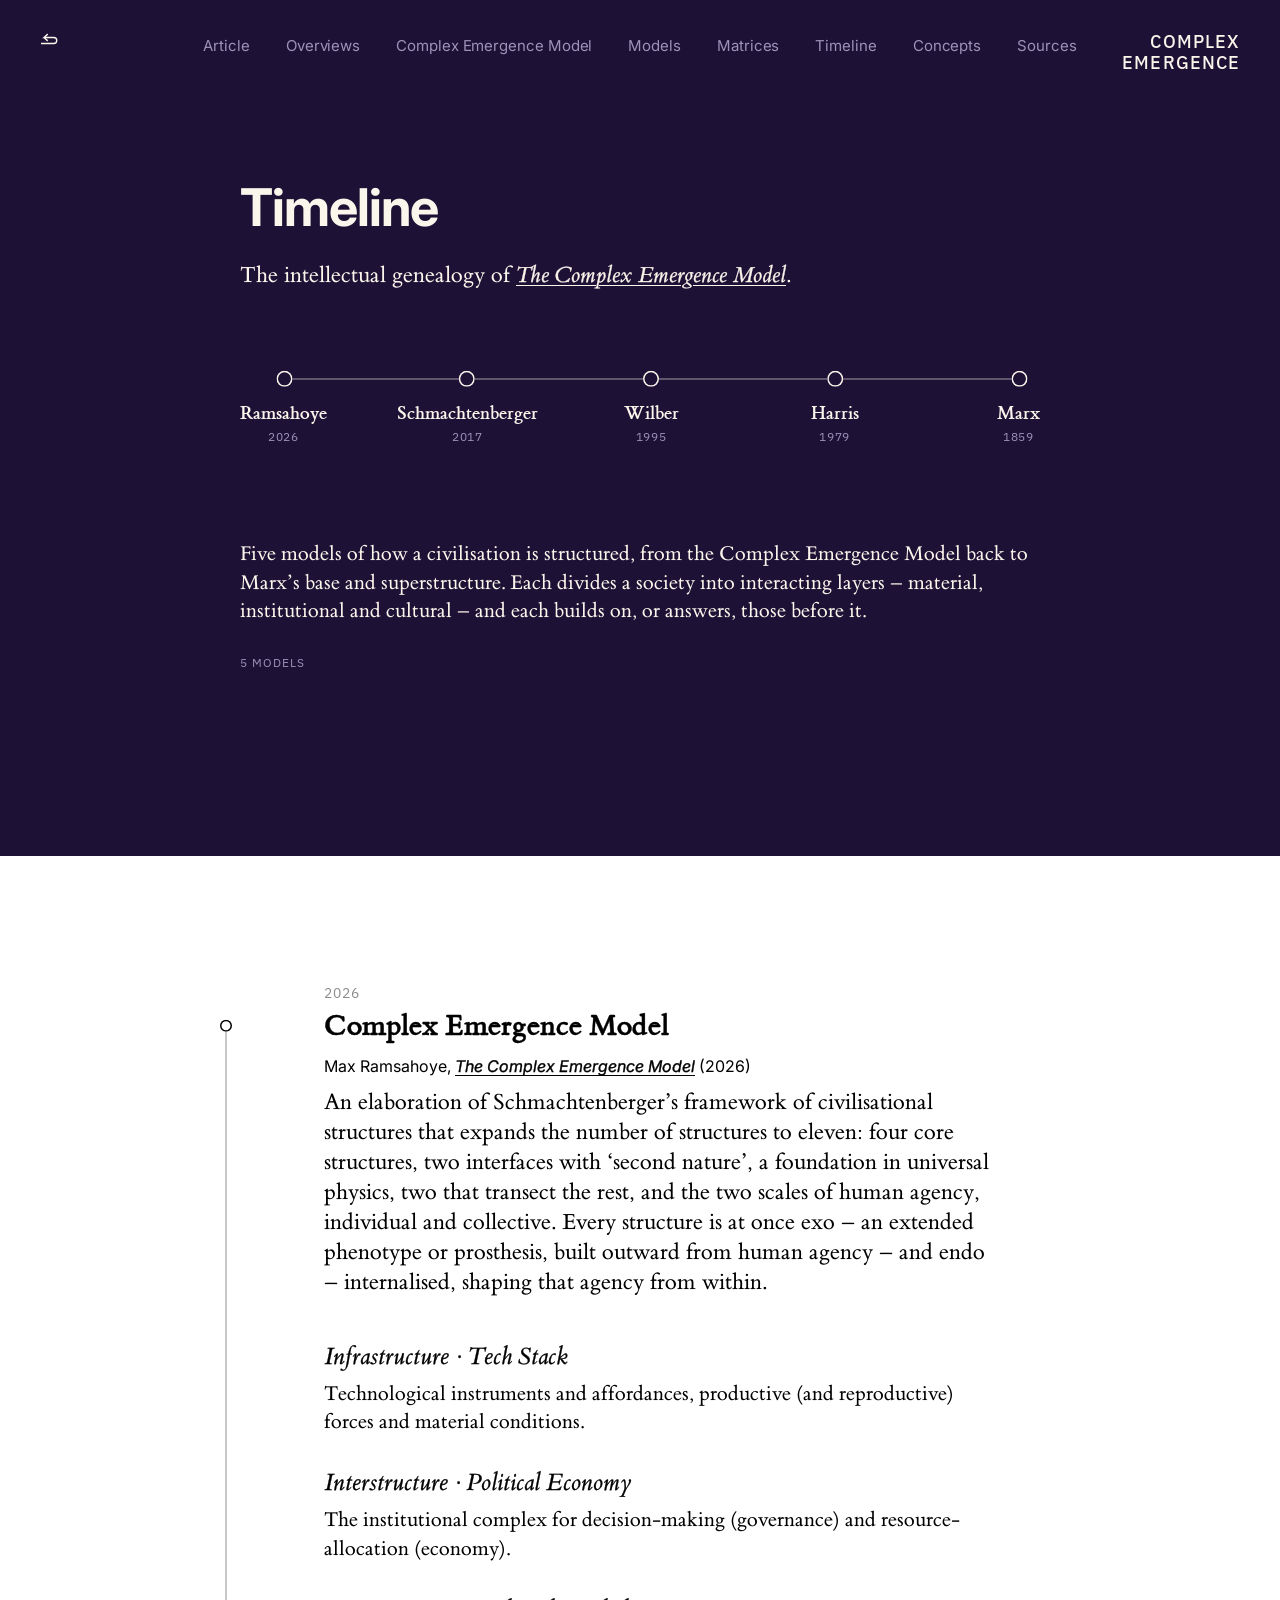
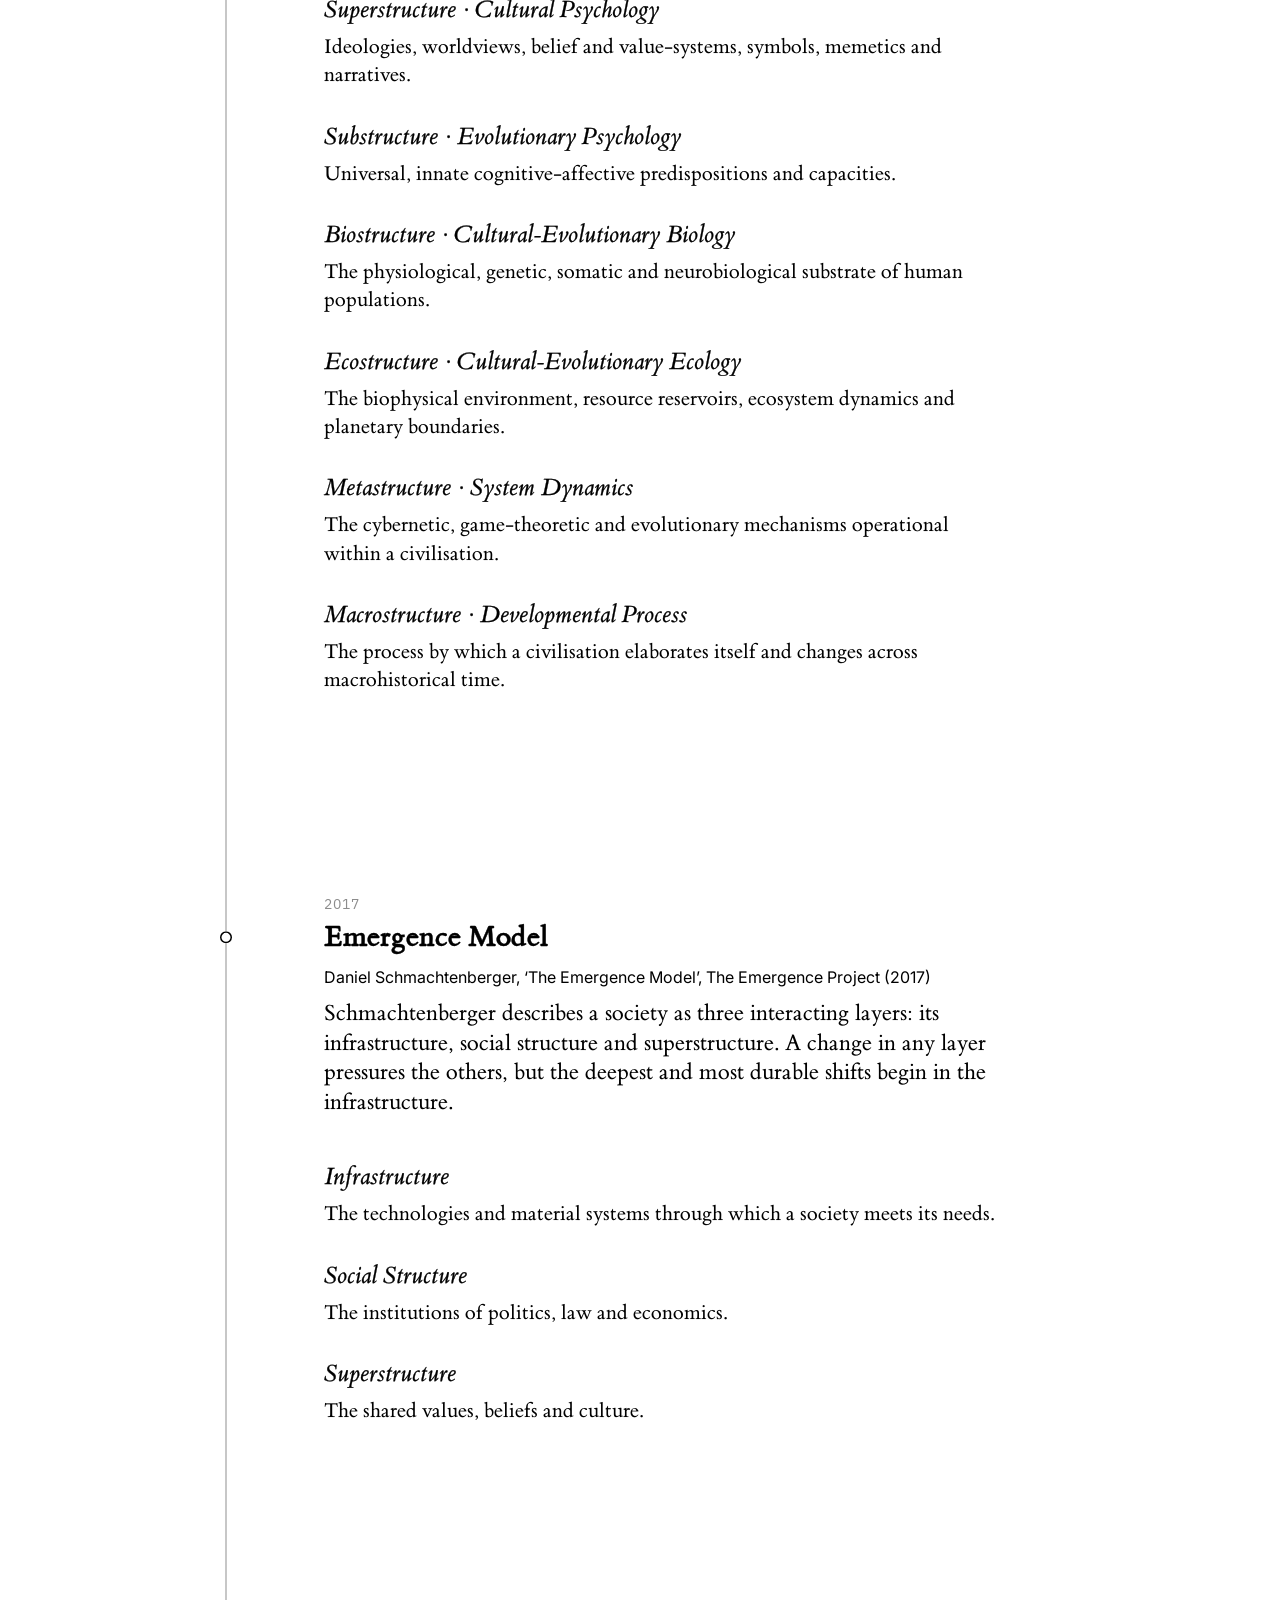
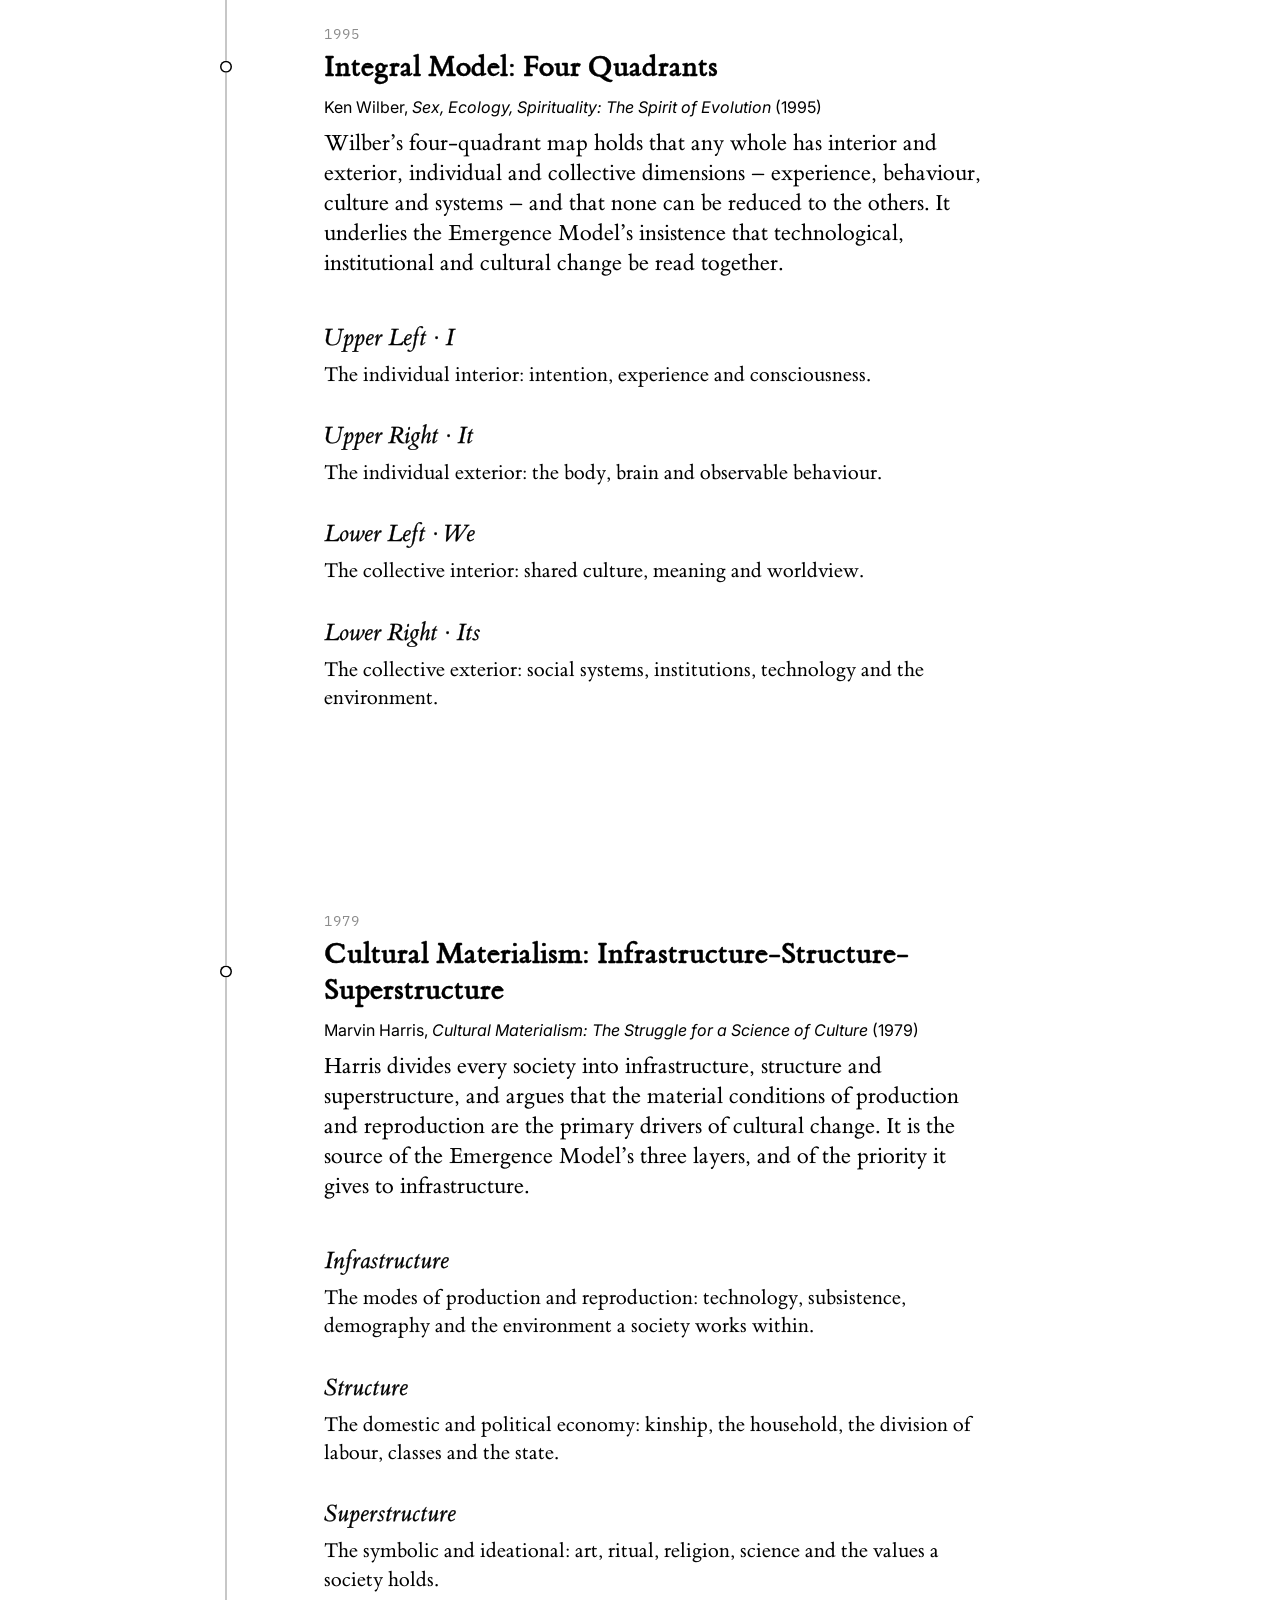
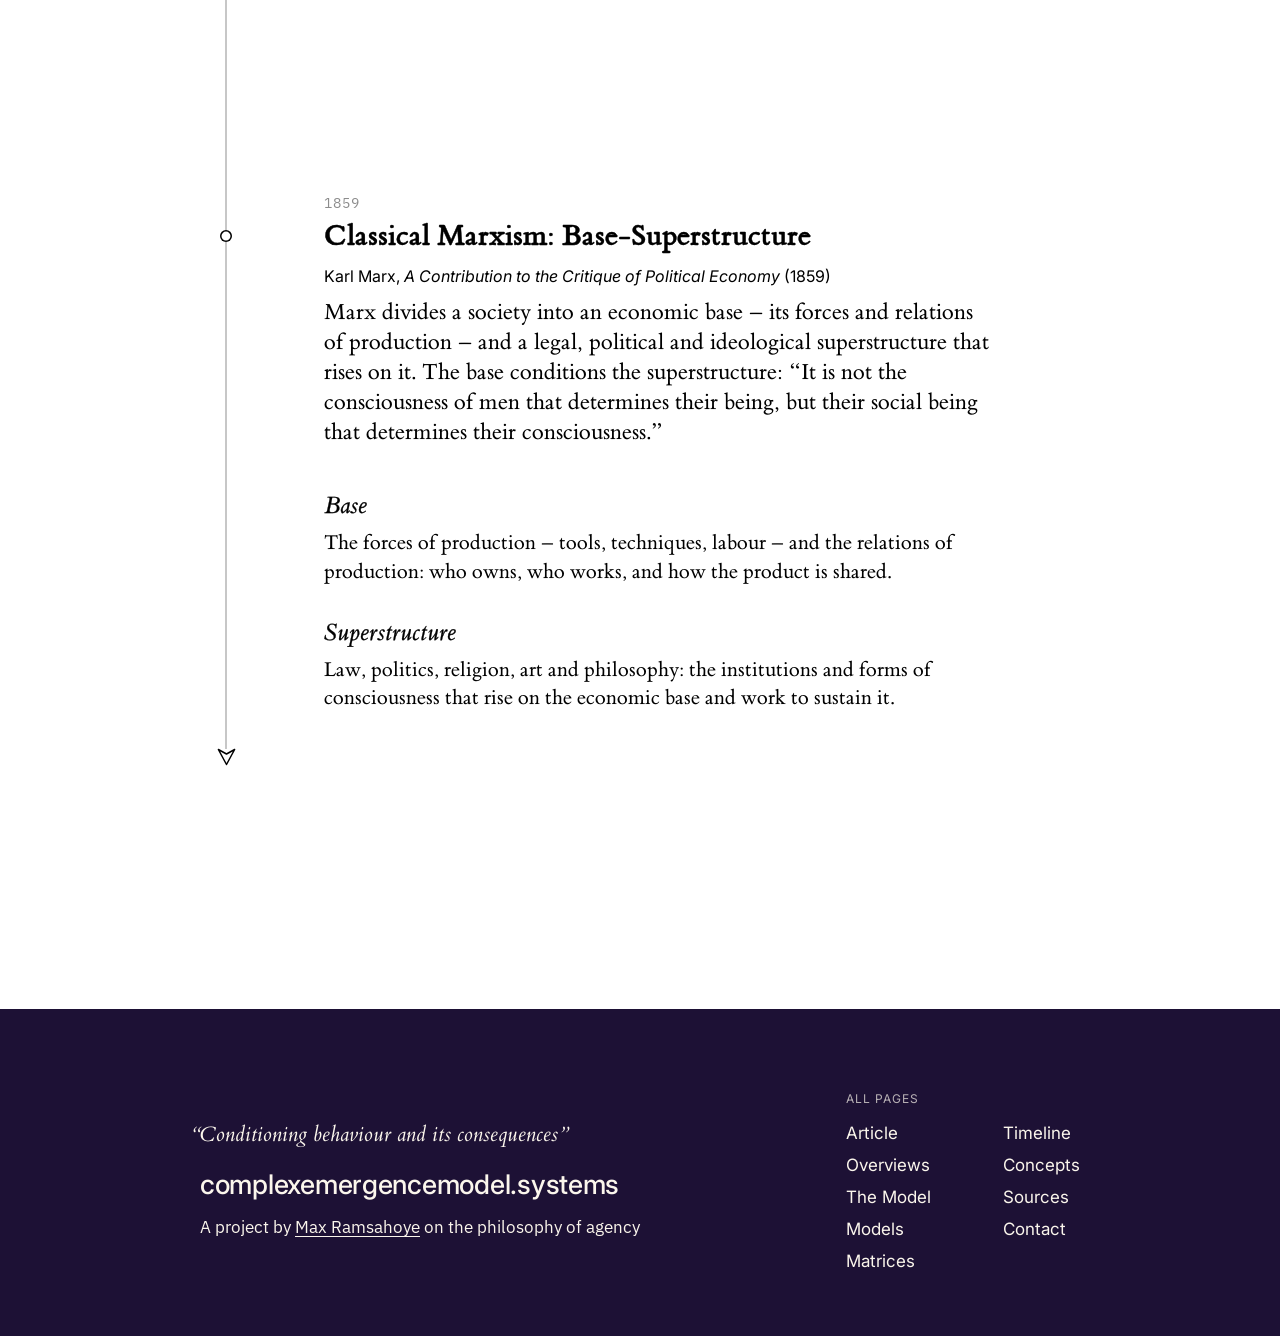
<file: timeline/index.html>
<!DOCTYPE html>
<html lang="en">
<head>
  <meta charset="UTF-8">
  <meta name="viewport" content="width=device-width, initial-scale=1.0">
  <meta name="description" content="The intellectual genealogy of The Complex Emergence Model: five models of how a civilisation is structured, from Ramsahoye back to Marx.">
  <link id="favicon-ico" rel="icon" href="../favicon/favicon-light.ico?v=fa5e3e1c" sizes="any">
  <link id="favicon-32" rel="icon" type="image/png" sizes="32x32" href="../favicon/favicon-32-light.png?v=fa5e3e1c">
  <link id="favicon-192" rel="icon" type="image/png" sizes="192x192" href="../favicon/favicon-192-light.png?v=fa5e3e1c">
  <link id="favicon-apple" rel="apple-touch-icon" href="../favicon/apple-touch-icon-light.png?v=fa5e3e1c">
  <script>
    try {
      var navEntry = performance.getEntriesByType && performance.getEntriesByType('navigation')[0];
      // arriving from another page of this site (its own folder: another site may share the address), or a refresh, or back/forward: fade in
      var fromSite = false;
      try { fromSite = !!document.referrer && (function (r, s) { return r.origin === s.origin && r.pathname.indexOf(s.pathname) === 0; })(new URL(document.referrer), new URL('../', location.href)); } catch (e) {}
      // browsers with cross-document view transitions crossfade between pages
      // themselves; the others fade out and in (and so does a refresh)
      var vt = 'CSSViewTransitionRule' in window;
      if (vt) document.documentElement.classList.add('vt');
      if ((fromSite || (navEntry && navEntry.type !== 'navigate')) && (!vt || (navEntry && navEntry.type === 'reload'))) document.documentElement.classList.add('page-entering');
    } catch (e) {}
    try {
      // no theme chosen yet: follow the system setting
      var sys = window.matchMedia && matchMedia('(prefers-color-scheme: dark)').matches ? 'dark' : 'light';
      var t = localStorage.getItem('ce.theme');
      // a theme chosen with t holds only until the system setting changes
      if (t && localStorage.getItem('ce.themeSystem') !== sys) { t = null; localStorage.removeItem('ce.theme'); }
      t = t || sys;
      if (t === 'dark') document.documentElement.setAttribute('data-theme', t);
      if (localStorage.getItem('ce.blueLinks') !== 'off') document.documentElement.classList.add('colour');  // blue links (c): on by default
      if (localStorage.getItem('ce.headings') !== 'sans') document.documentElement.classList.add('serif-headings');
      // the band colour (b): midnight purple by default, or sepia, midnight blue or black
      var band = localStorage.getItem('ce.bandColour') || 'purple';
      if (band === 'purple' || band === 'midnight' || band === 'black') document.documentElement.classList.add('band-' + band);
    } catch (e) {}
  </script>
  <title>Timeline — Complex Emergence</title>
  <meta property="og:type" content="website">
  <meta property="og:site_name" content="Complex Emergence">
  <meta property="og:title" content="Timeline — Complex Emergence">
  <meta property="og:description" content="The intellectual genealogy of The Complex Emergence Model: five models of how a civilisation is structured, from Ramsahoye back to Marx.">
  <meta property="og:url" content="https://maxramsahoye.github.io/complexemergencemodel.systems/timeline/">
  <meta property="og:image" content="https://maxramsahoye.github.io/complexemergencemodel.systems/preview.png">
  <meta property="og:image:width" content="1200">
  <meta property="og:image:height" content="630">
  <meta property="og:image:alt" content="A wheel of four violet quadrants around a hollow centre, the site’s loading mark">
  <meta name="twitter:card" content="summary_large_image">
  <link rel="preconnect" href="https://fonts.googleapis.com">
  <link rel="preconnect" href="https://fonts.gstatic.com" crossorigin>
  <link href="https://fonts.googleapis.com/css2?family=IBM+Plex+Sans:ital,wght@0,400;0,500;0,600;0,700;1,400&family=Inter:wght@400;500;600;700&display=swap" rel="stylesheet">
  <link href="../assets/site.css?v=75db18a8" rel="stylesheet">
  <style>
    /* light sepia band from the top of the window to just below the intro */
    .timeline-top {
      position: relative;
      z-index: 0;
      margin-bottom: 208px;
    }

    .timeline-top::before {
      content: '';
      position: absolute;
      top: -180px;
      bottom: -80px;
      left: 50%;
      width: 100vw;
      transform: translateX(-50%);
      background: var(--band-bg);
      z-index: -1;
    }

    .timeline-top .page-intro {
      margin-bottom: 0;
    }

    /* the intro on a single line wherever there is room for it */
    @media (min-width: 1280px) {
      .timeline-top .page-intro {
        white-space: nowrap;
      }
    }

    /* the title and intro start where the column of models and overview
       below them starts */
    .timeline-top > .page-title,
    .timeline-top > .page-intro {
      max-width: 800px;
      margin-left: auto;
      margin-right: auto;
    }

    /* the era overview and summaries in a narrower reading column, centred
       under the mini timeline */
    .timeline-top > .mini-panel:not(.domains-panel) {
      max-width: 800px;
      margin-top: 96px;
      margin-left: auto;
      margin-right: auto;
    }

    @media (max-width: 600px) {
      .timeline-top::before {
        top: -140px;
      }
    }

    /* the site name sits in the top-right corner, as on the Lexicon */
    .site-title,
    body.footer-in-view .site-title {
      position: absolute;
      z-index: 10;
      top: 32px;
      right: 40px;
      left: auto;
      bottom: auto;
      margin: 0;
      text-align: right;
      opacity: 1;
      pointer-events: auto;
    }

    @media (max-width: 960px) {
      .site-title,
      body.footer-in-view .site-title {
        top: 26px;
        right: 24px;
      }
    }

    @media (max-width: 600px) {
      .site-title,
      body.footer-in-view .site-title {
        top: 22px;
      }
    }

    /* miniature timeline in the top section: one dot per era, linking down */
    .mini-timeline {
      margin-top: 80px;
    }

    /* the top section is as wide as the Lexicon's; the era row reaches out
       either side so its first and last dots sit at the text edges (seven
       columns: the row is 7/6 of the text less the dots, centred) */
    @media (min-width: 601px) {
      .timeline-top > .mini-timeline:not(.mini-domains) {
        margin-left: calc((112px - 100%) / 12);
        margin-right: calc((112px - 100%) / 12);
      }
    }

    .mini-timeline ol {
      position: relative;
      display: grid;
      grid-template-columns: repeat(var(--mini-count, 7), 1fr);
      list-style: none;
      margin: 0;
      padding: 0;
    }

    /* the line runs between the first and last dots */
    .mini-timeline ol::before {
      content: '';
      position: absolute;
      top: 7.25px;
      left: calc(50% / var(--mini-count, 7));
      right: calc(50% / var(--mini-count, 7));
      height: 1.5px;
      background: color-mix(in srgb, currentColor 30%, transparent);
    }

    .mini-timeline a {
      display: flex;
      flex-direction: column;
      align-items: center;
      gap: 4px;
      color: inherit;
      text-align: center;
      text-decoration: none;
    }

    .mini-dot {
      position: relative;
      width: 16px;
      height: 16px;
      margin-bottom: 10px;
      border-radius: 50%;
      background: var(--band-bg);
      box-shadow: inset 0 0 0 1.5px currentColor;
      transition: background-color 0.3s ease, transform 0.3s ease;
    }

    .mini-timeline li.reached .mini-dot {
      background: currentColor;
    }

    .mini-timeline li.current .mini-dot {
      transform: scale(1.4);
    }

    .mini-timeline a:hover .mini-dot,
    .mini-timeline a.key-hover .mini-dot {
      transform: scale(1.4);
    }

    .mini-name {
      font-family: var(--sans);
      font-size: 16px;
      font-weight: 600;
      letter-spacing: -0.01em;
    }

    html.serif-headings .mini-name {
      font-family: var(--serif);
      font-size: 19px;
      font-weight: 700;
      letter-spacing: 0;
    }

    .mini-timeline a:hover .mini-name {
      text-decoration: underline;
      text-underline-offset: 3px;
    }

    .mini-date {
      font-family: var(--mono-caps);
      font-size: 12px;
      text-transform: uppercase;
      letter-spacing: 0.06em;
      color: var(--muted);
    }

    /* the miniature line fills up to the node under the pointer */
    .mini-timeline ol::after {
      content: '';
      position: absolute;
      top: 7.25px;
      left: calc(50% / var(--mini-count, 7));
      width: var(--mini-fill, 0px);
      height: 1.5px;
      background: currentColor;
      transition: width 0.3s ease, height 0.3s ease;
    }

    /* under it: the overview, or the summary of the era under the pointer */
    .mini-panel {
      display: grid;
      margin-top: 64px;
      margin-bottom: 32px;
    }

    .mini-panel > * {
      grid-area: 1 / 1;
      margin: 0;
      opacity: 0;
      transition: opacity 0.25s ease;
    }

    .mini-panel > .show {
      opacity: 1;
    }

    .mini-overview-text,
    .mini-desc-text {
      margin: 0;
      font-size: 21px;
      line-height: 1.35;
    }

    /* the count of events (or of transitions and events) under each text */
    .mini-count {
      margin: 30px 0 0;
      font-family: var(--mono-caps);
      font-size: 12px;
      text-transform: uppercase;
      letter-spacing: 0.08em;
      color: var(--muted);
    }

    .mini-desc-title {
      margin: 0 0 6px;
      font-family: var(--mono-caps);
      font-size: 12px;
      text-transform: uppercase;
      letter-spacing: 0.08em;
      color: var(--muted);
    }

    /* phones: a short vertical list */
    @media (max-width: 600px) {
      .mini-timeline ol {
        grid-template-columns: 1fr;
        row-gap: 12px;
      }

      .mini-timeline ol::before {
        top: 8px;
        bottom: 8px;
        left: 7.25px;
        right: auto;
        width: 1.5px;
        height: auto;
      }

      .mini-timeline ol::after {
        top: 8px;
        left: 7.25px;
        width: 1.5px;
        height: var(--mini-fill, 0px);
      }

      .mini-timeline a {
        flex-direction: row;
        align-items: baseline;
        gap: 10px;
        text-align: left;
      }

      .mini-dot {
        flex: none;
        align-self: center;
        margin: 0 6px 0 0;
      }
    }

    .era {
      scroll-margin-top: 72px;
    }

    /* the timeline: a line down the left, a dot for each revolution */
    /* --tl-gap: from the line to the text; where there is room the line moves
       out to the left, so the text stays in the column */
    .timeline {
      --tl-gap: 40px;
      position: relative;
      list-style: none;
      margin: 0 0 0 calc(40px - var(--tl-gap));
      /* empty space below the arrow before the footer */
      padding: 0 0 160px var(--tl-gap);
    }

    @media (min-width: 900px) {
      .timeline {
        --tl-gap: 104px;
      }
    }

    /* the line runs from the first dot to the last (length set by the script) */
    .timeline::before {
      content: '';
      position: absolute;
      top: var(--tl-start, 14px);
      height: var(--tl-length, calc(100% - 28px));
      left: 5px;
      width: 1.5px;
      background: color-mix(in srgb, currentColor 22%, transparent);
    }

    .era {
      position: relative;
      padding: 0 0 160px;
    }

    .era:last-child {
      padding-bottom: 0;
    }

    /* an era's own events follow it at the old spacing; after the last of
       them comes the full gap before the next era */
    .era:not(.sub):has(+ .era.sub:not([hidden])) {
      padding-bottom: 104px;
    }

    .era.sub:has(+ .era:not(.sub)) {
      padding-bottom: 104px;
    }

    /* nothing after the last era, folded or open: the arrow and the note
       below follow straight on */
    .era:not(.sub):not(:has(~ .era:not(.sub))),
    .era.sub:not(:has(~ .era)) {
      padding-bottom: 0;
    }

    .era::before {
      content: '';
      position: absolute;
      /* centred on the era's title (offset measured by the script) */
      top: calc(var(--dot-y, 15px) - 6px);
      left: calc(-1 * var(--tl-gap));
      width: 12px;
      height: 12px;
      border-radius: 50%;
      background: var(--canvas-bg);
      box-shadow: inset 0 0 0 1.5px currentColor;
    }

    /* every node is nudged onto whole pixels (offsets set by the script), so
       they all render as identical, crisp circles */
    .era::before,
    .aspect-entry::after,
    .mini-timeline .mini-dot {
      translate: var(--snap-x, 0px) var(--snap-y, 0px);
    }

    /* scroll tracker: the line fills down to the reading position, each dot
       fills as it is passed, and the dot being read swells; the fill is in the
       band colour (b) where that is dark, otherwise in the text colour */
    .timeline {
      --tl-fill: currentColor;
    }

    .aspects {
      --tl-fill: currentColor;
    }

    html.band-purple:not([data-theme]) .timeline,
    html.band-midnight:not([data-theme]) .timeline,
    html.band-black:not([data-theme]) .timeline,
    html.band-purple:not([data-theme]) .aspects,
    html.band-midnight:not([data-theme]) .aspects,
    html.band-black:not([data-theme]) .aspects {
      --tl-fill: var(--band-bg);
    }

    .timeline::after {
      content: '';
      position: absolute;
      top: var(--tl-start, 14px);
      left: 5px;
      width: 1.5px;
      height: var(--tl-progress, 0px);
      background: var(--tl-fill);
    }

    .era::before {
      z-index: 1;
      transition: background-color 0.3s ease, transform 0.3s ease;
    }

    .era.reached::before {
      background: var(--tl-fill);
      box-shadow: inset 0 0 0 1.5px var(--tl-fill);
    }

    .era.current::before {
      transform: scale(1.5);
    }

    /* indented events within an era: a smaller dot, joined to the line */
    .era.sub {
      padding-left: 36px;
      padding-bottom: 44px;
    }

    .era.sub::before {
      top: 11px;
      left: calc(20px - var(--tl-gap));
      width: 8px;
      height: 8px;
    }

    .era.sub::after {
      content: '';
      position: absolute;
      top: 14.25px;
      left: calc(6px - var(--tl-gap));
      width: 14px;
      height: 1.5px;
      background: color-mix(in srgb, currentColor 22%, transparent);
    }

    .era.sub.reached::after {
      background: var(--tl-fill);
    }

    .era.sub .era-date {
      font-size: 12px;
    }

    .era.sub .era-name,
    html.serif-headings .era.sub .era-name {
      font-size: 21px;
    }

    .era.sub .era-note {
      font-size: 19px;
    }

    /* the last indented event before the next era keeps the full gap */
    .era.sub:not([hidden]) + .era:not(.sub) {
      margin-top: 56px;
    }

    /* each era's events are folded away until opened */
    .era.sub[hidden] {
      display: none;
    }

    .era.sub.unfolding {
      animation: era-unfold 0.45s ease both;
    }

    @keyframes era-unfold {
      from {
        opacity: 0;
        transform: translateY(-6px);
      }
    }

    .era-toggle {
      display: inline-flex;
      gap: 6px;
      margin: 16px 0 0;
      padding: 0;
      border: none;
      background: none;
      font-family: var(--mono-caps);
      font-size: 13px;
      font-weight: 600;
      text-transform: uppercase;
      letter-spacing: 0.08em;
      color: var(--canvas-ink);
    }

    .era-toggle:hover .era-toggle-label,
    .era-toggle.key-hover .era-toggle-label {
      text-decoration: underline;
      text-underline-offset: 3px;
    }

    /* the expand / collapse all control, at the top left of the timeline */
    .era-toggle-all {
      position: fixed;
      z-index: 20;
      top: 34px;
      right: 40px;
      margin: 0;
      opacity: 0;
      pointer-events: none;
      transition: opacity 0.3s ease;
    }

    .era-toggle-all.visible {
      opacity: 1;
      pointer-events: auto;
    }

    @media (max-width: 960px) {
      .era-toggle-all {
        top: 28px;
        right: 24px;
      }
    }

    @media (max-width: 600px) {
      .era-toggle-all {
        top: 24px;
      }
    }

    /* two views of the same history: by era (the timeline below) and by
       aspect (four timelines, one for each strand running through the eras) */
    /* the two views' tabs: stacked at the middle left of the top band where
       there is room; below its content, in line with the title, where not */
    .view-tabs {
      display: flex;
      gap: 40px;
      margin: 48px 0 0;
      grid-column: 1 / -1;
      font-family: var(--mono-caps);
      font-size: 13px;
      font-weight: 600;
      text-transform: uppercase;
      letter-spacing: 0.08em;
    }

    @media (min-width: 1280px) {
      .view-tabs {
        position: absolute;
        /* pinned at the same height in both views: the middle of the era
           view's band */
        top: 292px;
        left: calc((var(--wide-col) - 100vw) / 2 + 40px);
        flex-direction: column;
        align-items: flex-start;
        gap: 14px;
        margin: 0;
        transform: translateY(-50%);
      }
    }

    .view-tabs button {
      padding: 0 0 6px;
      border: none;
      border-bottom: 1.5px solid transparent;
      background: none;
      font: inherit;
      letter-spacing: inherit;
      text-transform: inherit;
      color: var(--muted);
      cursor: pointer;
      transition: color 0.2s ease, border-color 0.2s ease;
    }

    .view-tabs button:hover {
      color: var(--canvas-ink);
    }

    .view-tabs button[aria-selected="true"] {
      color: var(--canvas-ink);
      border-bottom-color: currentColor;
    }

    .aspects,
    .timeline-top > .mini-domains,
    .timeline-top > .domains-panel {
      display: none;
    }

    body.view-domains .timeline-top > .mini-timeline:not(.mini-domains),
    body.view-domains .timeline-top > .mini-panel:not(.domains-panel) {
      display: none;
    }

    body.view-domains .timeline-top > .mini-domains {
      display: block;
      animation: view-in 0.4s ease;
    }

    body.view-domains .timeline-top > .domains-panel {
      display: grid;
      animation: view-in 0.4s ease;
    }

    body:not(.view-domains) .timeline-top > .mini-timeline,
    body:not(.view-domains) .timeline-top > .mini-panel {
      animation: view-in 0.4s ease;
    }

    @keyframes view-in {
      from { opacity: 0; }
    }

    /* the four domains: their dots sit under the edges of the text, like the
       eras' (the ol reaches out by half a column, less the dot's radius) */
    .mini-domains .mini-date:empty {
      display: none;
    }

    @media (min-width: 601px) {
      .mini-domains .mini-name {
        max-width: 10em;
      }
    }


    /* domain view, wider windows: the four domains in a column on the left
       and their summary panel on the right; the whole block spans the text */
    @media (min-width: 601px) {
      body.view-domains .timeline-top {
        display: grid;
        grid-template-columns: minmax(200px, 3fr) 7fr;
        column-gap: 104px;
        align-items: start;
        align-content: start;
      }

      body.view-domains .timeline-top > .page-title,
      body.view-domains .timeline-top > .page-intro {
        grid-column: 1 / -1;
        margin-left: 0;
        margin-right: 0;
      }

      body.view-domains .timeline-top > .mini-domains,
      body.view-domains .timeline-top > .domains-panel {
        margin: 64px 0 32px;
      }

      body.view-domains .mini-domains ol {
        grid-template-columns: 1fr;
        gap: 18px;
      }

      body.view-domains .mini-domains .mini-name {
        max-width: none;
      }
    }


    /* the domains are not a sequence, so no line or dots: four columns
       across the text, each under a short rule that darkens on hover */
    .mini-domains ol {
      gap: 24px;
    }

    .mini-domains ol::before,
    .mini-domains ol::after,
    .mini-domains .mini-dot {
      display: none;
    }

    .mini-domains a {
      align-items: flex-start;
      padding-top: 14px;
      border-top: 1.5px solid color-mix(in srgb, currentColor 30%, transparent);
      text-align: left;
      transition: border-color 0.3s ease;
    }

    .mini-domains li.current a,
    .mini-domains a:hover {
      border-top-color: currentColor;
    }

    body.view-domains .aspects {
      display: block;
    }

    body.view-domains .timeline,
    body.view-domains .mini-side:not(.domain-side),
    body.view-domains .era-toggle-all:not(.domain-toggle-all),
    body:not(.view-domains) .domain-side,
    body:not(.view-domains) .domain-toggle-all {
      display: none;
    }

    /* each era's events within a domain: folded under a "+ events" control
       below the era's entry, drawn like the era view's events */
    .aspect-entry > .era-toggle {
      margin-top: 18px;
    }

    .aspect-events {
      list-style: none;
      margin: 40px 0 0;
      padding: 0;
    }

    .aspect-events[hidden] {
      display: none;
    }

    .aspect + .aspect {
      margin-top: 160px;
    }

    .aspect-title {
      margin: 0 0 56px 40px;
      font-family: var(--sans);
      font-weight: 600;
      font-size: 30px;
      letter-spacing: -0.02em;
      line-height: 1.2;
    }

    .aspect-title a {
      color: inherit;
      text-decoration: none;
    }

    .aspect-title a:hover {
      text-decoration: underline;
      text-decoration-thickness: 1.5px;
      text-underline-offset: 5px;
    }

    html.serif-headings .aspect-title {
      font-family: var(--serif);
      font-weight: 700;
      font-size: 34px;
      letter-spacing: 0;
      -webkit-text-stroke: 0.4px currentColor;
    }

    /* each aspect's own line, drawn like the main timeline's: a dot on each
       era's name, joined down to the next */
    .aspect-line {
      --tl-gap: 40px;
      --dot-c: 38px;
      list-style: none;
      margin: 0 0 0 calc(40px - var(--tl-gap));
      padding: 0 0 0 var(--tl-gap);
    }

    @media (min-width: 900px) {
      .aspect-line {
        --tl-gap: 104px;
      }
    }

    .aspect-entry {
      position: relative;
      padding-bottom: 56px;
    }

    .aspect-entry:last-child {
      padding-bottom: 0;
    }

    .aspect-entry::before {
      content: '';
      position: absolute;
      top: var(--dot-c);
      left: calc(5px - var(--tl-gap));
      width: 1.5px;
      height: 100%;
      /* filled down to the reading position (--fill, set by the script) */
      background: linear-gradient(to bottom, var(--tl-fill) var(--fill, 0px), color-mix(in srgb, currentColor 22%, transparent) var(--fill, 0px));
    }

    /* the last era has no line on below it, unless its events are open:
       then the line runs down to the last event (length set by the script) */
    .aspect-entry:last-child::before {
      display: none;
    }

    .aspect-entry:last-child:has(> .aspect-events:not([hidden]))::before {
      display: block;
      height: var(--tail, 0px);
    }

    .aspect-entry::after {
      content: '';
      position: absolute;
      top: calc(var(--dot-c) - 6px);
      left: calc(-1 * var(--tl-gap));
      width: 12px;
      height: 12px;
      box-sizing: border-box;
      border: 1.5px solid currentColor;
      border-radius: 50%;
      background: var(--canvas-bg);
      transition: background-color 0.3s ease, border-color 0.3s ease, transform 0.3s ease;
    }

    .aspect-entry.reached::after {
      background: var(--tl-fill);
      border-color: var(--tl-fill);
    }

    .aspect-entry.current::after {
      transform: scale(1.5);
    }

    .aspect-entry .era-name {
      font-size: 24px;
    }

    html.serif-headings .aspect-entry .era-name {
      font-size: 26px;
    }

    .aspect-text {
      margin: 10px 0 0;
      font-size: 21px;
      line-height: 1.35;
    }

    @media (max-width: 600px) {
      .aspect-text {
        font-size: 19px;
      }
    }

    /* a vertical mini timeline in the top-left corner once the top section has
       gone: a dot per era on a line that fills down to the era being read */
    .mini-side {
      --tl-fill: currentColor;
      position: fixed;
      z-index: 20;
      top: 34px;
      left: 40px;
      opacity: 0;
      pointer-events: none;
      transition: opacity 0.3s ease;
    }

    html.band-purple:not([data-theme]) .mini-side,
    html.band-midnight:not([data-theme]) .mini-side,
    html.band-black:not([data-theme]) .mini-side {
      --tl-fill: var(--band-bg);
    }

    /* the domain menu is a plain list, not a timeline */
    .domain-side ol::before,
    .domain-side ol::after,
    .domain-side .mini-side-dot {
      display: none;
    }

    .mini-side.visible {
      opacity: 1;
      pointer-events: auto;
    }

    .mini-side ol {
      position: relative;
      list-style: none;
      margin: 0;
      padding: 0;
    }

    .mini-side ol::before,
    .mini-side ol::after {
      content: '';
      position: absolute;
      top: var(--side-start, 12px);
      /* 2px, on whole pixels, centred on the 8px dots */
      left: 3px;
      width: 2px;
    }

    .mini-side ol::before {
      height: var(--side-length, 0px);
      background: color-mix(in srgb, currentColor 22%, transparent);
    }

    .mini-side ol::after {
      height: var(--side-fill, 0px);
      background: var(--tl-fill);
      transition: height 0.3s ease;
    }

    /* whole-pixel rows, so every dot lands on the pixel grid alike */
    .mini-side a {
      position: relative;
      display: flex;
      align-items: center;
      gap: 14px;
      height: 26px;
      line-height: 26px;
      font-family: var(--sans);
      font-size: 14px;
      color: var(--muted);
      text-decoration: none;
      transition: color 0.3s ease;
    }

    .mini-side a:hover,
    .mini-side li.current a {
      color: var(--canvas-ink);
    }

    .mini-side-dot {
      position: relative;
      z-index: 1;
      flex: none;
      box-sizing: border-box;
      width: 8px;
      height: 8px;
      border: 1.5px solid var(--canvas-ink);
      border-radius: 50%;
      background: var(--canvas-bg);
      transition: background-color 0.3s ease, border-color 0.3s ease;
    }

    .mini-side li.reached .mini-side-dot {
      background: var(--tl-fill);
      border-color: var(--tl-fill);
    }

    /* only where the left margin has room for it */
    @media (max-width: 1279px) {
      .mini-side {
        display: none;
      }
    }

    .era-toggle-sign {
      display: inline-block;
      width: 0.8em;
    }

    .nowrap {
      white-space: nowrap;
    }

    /* four aspects of each era, one under another */
    .era-aspects {
      display: grid;
      grid-template-columns: 1fr;
      row-gap: 32px;
      margin: 44px 0 40px;
    }

    .era-aspects dt {
      margin: 0 0 8px;
      font-family: var(--sans);
      font-size: 19px;
      font-weight: 600;
      letter-spacing: -0.01em;
    }

    html.serif-headings .era-aspects dt {
      font-family: var(--serif);
      font-size: 25px;
      font-style: italic;
      font-weight: 400;
      letter-spacing: 0;
      -webkit-text-stroke: 0.3px currentColor;
    }

    .era-aspects dd {
      margin: 0;
      font-size: 21px;
      line-height: 1.35;
    }

    .era-date {
      margin: 0 0 6px;
      font-family: var(--mono-caps);
      font-size: 14px;
      text-transform: uppercase;
      letter-spacing: 0.08em;
      color: var(--muted);
    }

    .era-name {
      margin: 0;
      font-family: var(--sans);
      font-weight: 600;
      font-size: 26px;
      letter-spacing: -0.02em;
      line-height: 1.2;
    }

    html.serif-headings .era-name {
      font-family: var(--serif);
      font-weight: 700;
      font-size: 30px;
      letter-spacing: 0;
      -webkit-text-stroke: 0.4px currentColor;
    }

    .era-name a {
      color: inherit;
      text-decoration: none;
    }

    .era-name a:hover {
      text-decoration: underline;
      text-decoration-thickness: 1.5px;
      text-underline-offset: 5px;
    }

    .era-stack {
      margin: 10px 0 0;
      font-family: var(--sans);
      font-size: 16px;
      line-height: 1.5;
    }

    .era-note {
      margin: 10px 0 0;
      font-size: 23px;
      line-height: 1.3;
    }

    /* past the last entry the line runs on into the future, ending in an arrow */
    /* an outlined arrowhead in the nodes' style, filled once reached */
    .timeline-arrow {
      position: absolute;
      top: var(--tl-arrow-top, 100%);
      left: -1.5px;
      width: 15px;
      height: 15px;
      list-style: none;
    }

    .timeline-arrow svg {
      display: block;
      width: 15px;
      height: 15px;
      overflow: visible;
    }

    .timeline-arrow polygon {
      fill: var(--canvas-bg);
      stroke: currentColor;
      stroke-width: 1.5;
      stroke-linejoin: round;
      transition: fill 0.3s ease;
    }

    .timeline-arrow.reached polygon {
      fill: var(--tl-fill);
      stroke: var(--tl-fill);
    }

    .timeline-note {
      margin: 128px 0 0;
      padding-bottom: 32px;   /* padding, so it adds to the footer's margin */
      font-size: 18px;
      line-height: 1.4;
      color: var(--muted);
    }

    /* on one line wherever it fits; it runs a few pixels into the gutter */
    @media (min-width: 800px) {
      .timeline-note {
        white-space: nowrap;
      }
    }

    @media (max-width: 600px) {
      .era-name,
      html.serif-headings .era-name {
        font-size: 24px;
      }

      .era-note {
        font-size: 20px;
      }

      .era-aspects dd {
        font-size: 19px;
      }
    }
  </style>
</head>
<body>
  <a class="back-arrow" href="../" aria-label="Back to the article" data-direct>
    <svg viewBox="0 0 26 20" fill="none" stroke="currentColor" stroke-width="1.8" stroke-linecap="butt" stroke-linejoin="miter">
      <path d="M10,1.5 L5,6 L18,6 A4,4 0 0 1 18,14 L1,14"/>
      <path d="M10,10.5 L5,6"/>
    </svg>
  </a>

  <main class="page-main">
    <div class="timeline-top wide-top on-band">
    <h1 class="page-title"><a class="heading-link title-top" href="#">Timeline</a></h1>
    <p class="page-intro">The intellectual genealogy of <a class="plain-link" href="../"><em>The Complex Emergence Model</em></a>.</p>
    <nav class="mini-timeline" aria-label="Eras"><ol></ol></nav>
    <div class="mini-panel" aria-live="polite">
      <div class="mini-overview show"><p class="mini-overview-text">Five models of how a civilisation is structured, from the Complex Emergence Model back to Marx&rsquo;s base and superstructure. Each divides a society into interacting layers &ndash; material, institutional and cultural &ndash; and each builds on, or answers, those before it.</p><p class="mini-count" data-total></p></div>
    </div>
    </div>


    <nav class="mini-side" aria-label="Eras"><ol></ol></nav>
    <ol class="timeline">
      <li class="era" id="complex-emergence-model" data-short="Ramsahoye" data-summary="An elaboration of Schmachtenberger’s framework of civilisational structures that expands the number of structures to eleven: four core structures, two interfaces with ‘second nature’, a foundation in universal physics, two that transect the rest, and the two scales of human agency, individual and collective. Every structure is at once exo – an extended phenotype or prosthesis, built outward from human agency – and endo – internalised, shaping that agency from within.">
        <p class="era-date">2026</p>
        <h2 class="era-name"><a href="#complex-emergence-model">Complex Emergence Model</a></h2>
        <p class="era-stack">Max Ramsahoye, <a class="plain-link" href="../model/"><em>The Complex Emergence Model</em></a> (2026)</p>
        <p class="era-note">An elaboration of Schmachtenberger&rsquo;s framework of civilisational structures that expands the number of structures to eleven: four core structures, two interfaces with &lsquo;second nature&rsquo;, a foundation in universal physics, two that transect the rest, and the two scales of human agency, individual and collective. Every structure is at once exo &ndash; an extended phenotype or prosthesis, built outward from human agency &ndash; and endo &ndash; internalised, shaping that agency from within.</p>
        <dl class="era-aspects">
          <div>
            <dt>Infrastructure &middot; Tech Stack</dt>
            <dd>Technological instruments and affordances, productive (and reproductive) forces and material conditions.</dd>
          </div>
          <div>
            <dt>Interstructure &middot; Political Economy</dt>
            <dd>The institutional complex for decision-making (governance) and resource-allocation (economy).</dd>
          </div>
          <div>
            <dt>Superstructure &middot; Cultural Psychology</dt>
            <dd>Ideologies, worldviews, belief and value-systems, symbols, memetics and narratives.</dd>
          </div>
          <div>
            <dt>Substructure &middot; Evolutionary Psychology</dt>
            <dd>Universal, innate cognitive-affective predispositions and capacities.</dd>
          </div>
          <div>
            <dt>Biostructure &middot; Cultural-Evolutionary Biology</dt>
            <dd>The physiological, genetic, somatic and neurobiological substrate of human populations.</dd>
          </div>
          <div>
            <dt>Ecostructure &middot; Cultural-Evolutionary Ecology</dt>
            <dd>The biophysical environment, resource reservoirs, ecosystem dynamics and planetary boundaries.</dd>
          </div>
          <div>
            <dt>Metastructure &middot; System Dynamics</dt>
            <dd>The cybernetic, game-theoretic and evolutionary mechanisms operational within a civilisation.</dd>
          </div>
          <div>
            <dt>Macrostructure &middot; Developmental Process</dt>
            <dd>The process by which a civilisation elaborates itself and changes across macrohistorical time.</dd>
          </div>
        </dl>
      </li>

      <li class="era" id="emergence-model" data-short="Schmachtenberger" data-summary="Schmachtenberger describes a society as three interacting layers: its infrastructure, social structure and superstructure. A change in any layer pressures the others, but the deepest and most durable shifts begin in the infrastructure.">
        <p class="era-date">2017</p>
        <h2 class="era-name"><a href="#emergence-model">Emergence Model</a></h2>
        <p class="era-stack">Daniel Schmachtenberger, &lsquo;The Emergence Model&rsquo;, The Emergence Project (2017)</p>
        <p class="era-note">Schmachtenberger describes a society as three interacting layers: its infrastructure, social structure and superstructure. A change in any layer pressures the others, but the deepest and most durable shifts begin in the infrastructure.</p>
        <dl class="era-aspects">
          <div>
            <dt>Infrastructure</dt>
            <dd>The technologies and material systems through which a society meets its needs.</dd>
          </div>
          <div>
            <dt>Social Structure</dt>
            <dd>The institutions of politics, law and economics.</dd>
          </div>
          <div>
            <dt>Superstructure</dt>
            <dd>The shared values, beliefs and culture.</dd>
          </div>
        </dl>
      </li>

      <li class="era" id="integral-model" data-short="Wilber" data-summary="Wilber’s four-quadrant map holds that any whole has interior and exterior, individual and collective dimensions – experience, behaviour, culture and systems – and that none can be reduced to the others. It underlies the Emergence Model’s insistence that technological, institutional and cultural change be read together.">
        <p class="era-date">1995</p>
        <h2 class="era-name"><a href="#integral-model">Integral Model: Four Quadrants</a></h2>
        <p class="era-stack">Ken Wilber, <em>Sex, Ecology, Spirituality: The Spirit of Evolution</em> (1995)</p>
        <p class="era-note">Wilber&rsquo;s four-quadrant map holds that any whole has interior and exterior, individual and collective dimensions &ndash; experience, behaviour, culture and systems &ndash; and that none can be reduced to the others. It underlies the Emergence Model&rsquo;s insistence that technological, institutional and cultural change be read together.</p>
        <dl class="era-aspects">
          <div>
            <dt>Upper Left &middot; I</dt>
            <dd>The individual interior: intention, experience and consciousness.</dd>
          </div>
          <div>
            <dt>Upper Right &middot; It</dt>
            <dd>The individual exterior: the body, brain and observable behaviour.</dd>
          </div>
          <div>
            <dt>Lower Left &middot; We</dt>
            <dd>The collective interior: shared culture, meaning and worldview.</dd>
          </div>
          <div>
            <dt>Lower Right &middot; Its</dt>
            <dd>The collective exterior: social systems, institutions, technology and the environment.</dd>
          </div>
        </dl>
      </li>

      <li class="era" id="cultural-materialism" data-short="Harris" data-summary="Harris divides every society into infrastructure, structure and superstructure, and argues that the material conditions of production and reproduction are the primary drivers of cultural change. It is the source of the Emergence Model’s three layers, and of the priority it gives to infrastructure.">
        <p class="era-date">1979</p>
        <h2 class="era-name"><a href="#cultural-materialism">Cultural Materialism: Infrastructure-Structure-Superstructure</a></h2>
        <p class="era-stack">Marvin Harris, <em>Cultural Materialism: The Struggle for a Science of Culture</em> (1979)</p>
        <p class="era-note">Harris divides every society into infrastructure, structure and superstructure, and argues that the material conditions of production and reproduction are the primary drivers of cultural change. It is the source of the Emergence Model&rsquo;s three layers, and of the priority it gives to infrastructure.</p>
        <dl class="era-aspects">
          <div>
            <dt>Infrastructure</dt>
            <dd>The modes of production and reproduction: technology, subsistence, demography and the environment a society works within.</dd>
          </div>
          <div>
            <dt>Structure</dt>
            <dd>The domestic and political economy: kinship, the household, the division of labour, classes and the state.</dd>
          </div>
          <div>
            <dt>Superstructure</dt>
            <dd>The symbolic and ideational: art, ritual, religion, science and the values a society holds.</dd>
          </div>
        </dl>
      </li>

      <li class="era" id="classical-marxism" data-short="Marx" data-summary="Marx divides a society into an economic base – its forces and relations of production – and a legal, political and ideological superstructure that rises on it. The base conditions the superstructure: “It is not the consciousness of men that determines their being, but their social being that determines their consciousness.”">
        <p class="era-date">1859</p>
        <h2 class="era-name"><a href="#classical-marxism">Classical Marxism: Base-Superstructure</a></h2>
        <p class="era-stack">Karl Marx, <em>A Contribution to the Critique of Political Economy</em> (1859)</p>
        <p class="era-note">Marx divides a society into an economic base &ndash; its forces and relations of production &ndash; and a legal, political and ideological superstructure that rises on it. The base conditions the superstructure: &ldquo;It is not the consciousness of men that determines their being, but their social being that determines their consciousness.&rdquo;</p>
        <dl class="era-aspects">
          <div>
            <dt>Base</dt>
            <dd>The forces of production &ndash; tools, techniques, labour &ndash; and the relations of production: who owns, who works, and how the product is shared.</dd>
          </div>
          <div>
            <dt>Superstructure</dt>
            <dd>Law, politics, religion, art and philosophy: the institutions and forms of consciousness that rise on the economic base and work to sustain it.</dd>
          </div>
        </dl>
      </li>

      <li class="timeline-arrow" aria-hidden="true"><svg viewBox="0 0 15 15"><polygon points="7.5,16.5 15.625,1.5 7.5,6 -0.625,1.5"/></svg></li>
    </ol>

  </main>

  <footer class="site-footer">
    <div class="footer-inner">
    <div class="footer-head">
    <p class="footer-subtitle"><em><span class="hang">“</span>Conditioning behaviour and its consequences”</em></p>
    <p class="footer-title"><a class="heading-link" href="../">complexemergencemodel.systems</a></p>
    <p class="footer-author">A project by <a class="author-link" href="https://maxramsahoye.github.io/max/" target="_blank" rel="noopener">Max Ramsahoye</a> on the philosophy of agency</p>
    </div>
    <nav class="footer-sitemap" aria-label="Sitemap">
      <p class="sitemap-heading"><a href="../list/">All Pages</a></p>
      <ol>
        <li><a href="../">Article</a></li>
        <li><a href="../overviews/">Overviews</a></li>
        <li><a href="../model/">The Model</a></li>
        <li><a href="../diagram/">Models</a></li>
        <li><a href="../matrices/">Matrices</a></li>
        <li><a href="../timeline/">Timeline</a></li>
        <li><a href="../lexicon/">Concepts</a></li>
        <li><a href="../sources/">Sources</a></li>
        <li><a class="footer-contact" href="mailto:maxjosephholly@outlook.com" data-email="maxjosephholly@outlook.com">Contact</a></li>
      </ol>
    </nav>
    </div>
  </footer>


  <button class="scroll-top-btn" type="button" aria-label="Scroll to top">
    <svg viewBox="0 0 28 28" fill="none" stroke="currentColor" stroke-width="1" stroke-linejoin="round">
      <polygon points="14,9.078 20.328,18.922 14,15.969 7.672,18.922"/>
    </svg>
  </button>

  <a class="site-title" href="../">Complex<br>Emergence</a>

  <script>
    // scroll tracker for the timeline
    (function () {
      var list = document.querySelector('.timeline');
      var allEras = Array.prototype.slice.call(list.querySelectorAll('.era'));
      var RUN_ON = 36;
      var ARROW_GAP = 20;   // from the bottom of the "+ events" text to the arrowhead
      var eras = allEras;
      // each main era's node sits level with the middle of its title; events
      // keep theirs level with the date
      function dotY(era) {
        return era.classList.contains('sub') ? 15 : (parseFloat(era.style.getPropertyValue('--dot-y')) || 15);
      }
      function placeDots() {
        allEras.forEach(function (era) {
          if (era.classList.contains('sub')) return;
          var t = era.querySelector('.era-name').getBoundingClientRect();
          var y = t.top + t.height / 2 - era.getBoundingClientRect().top;
          era.style.setProperty('--dot-y', y.toFixed(2) + 'px');
        });
        list.style.setProperty('--tl-start', dotY(allEras[0]) + 'px');
      }

      // nudge each node onto whole pixels: read every position first, then
      // write every offset, so the page is laid out only once
      var snapKey = '';
      function snapNodes() {
        var nodes = [];
        document.querySelectorAll('.timeline .era, .aspect-entry, .aspect-events .era').forEach(function (el) {
          if (el.offsetParent) nodes.push([el, el.classList.contains('aspect-entry') ? '::after' : '::before']);
        });
        document.querySelectorAll('.mini-timeline .mini-dot').forEach(function (el) {
          if (el.offsetParent) nodes.push([el, null]);
        });
        nodes.forEach(function (n) { n[0].style.removeProperty('--snap-x'); n[0].style.removeProperty('--snap-y'); });
        var reads = nodes.map(function (n) {
          var r = n[0].getBoundingClientRect();
          if (!n[1]) return [r.left, r.top + window.scrollY];
          var c = getComputedStyle(n[0], n[1]);
          return [r.left + parseFloat(c.left), r.top + window.scrollY + parseFloat(c.top)];
        });
        nodes.forEach(function (n, i) {
          n[0].style.setProperty('--snap-x', (Math.round(reads[i][0]) - reads[i][0]).toFixed(3) + 'px');
          n[0].style.setProperty('--snap-y', (Math.round(reads[i][1]) - reads[i][1]).toFixed(3) + 'px');
        });
      }
      function maybeSnap() {
        var visible = document.querySelectorAll('.timeline .era:not([hidden]), .aspect-events:not([hidden])').length;
        var key = document.documentElement.scrollHeight + 'x' + window.innerWidth + 'x' + visible + 'x' + document.body.className;
        if (key === snapKey) return;
        snapKey = key;
        snapNodes();
        // once any unfolding events have settled, measure again
        clearTimeout(snapTimer);
        snapTimer = setTimeout(function () {
          snapNodes();
          snapTimer = setTimeout(snapNodes, 700);
        }, 500);
      }
      var snapTimer = null;

      function track() {
        eras = allEras.filter(function (era) { return !era.hidden; });
        var line = window.innerHeight * 0.45;
        placeDots();
        var top = list.getBoundingClientRect().top + dotY(eras[0]);
        var lastDot = eras[eras.length - 1].getBoundingClientRect().top + dotY(eras[eras.length - 1]);
        // the line runs on past the end of the last entry and ends in the arrow
        var lastEra = eras[eras.length - 1];
        var end = lastEra.getBoundingClientRect().bottom + RUN_ON;
        // with the last era's events folded away, the line ends and the arrow
        // sits just under its "+ events" text instead
        var lastToggle = lastEra.querySelector('.era-toggle');
        if (lastToggle && lastToggle.getAttribute('aria-expanded') !== 'true') {
          end = lastToggle.getBoundingClientRect().bottom + ARROW_GAP;
        }
        list.style.setProperty('--tl-length', (end - top) + 'px');
        list.style.setProperty('--tl-arrow-top', (end - list.getBoundingClientRect().top - 1) + 'px');
        list.style.setProperty('--tl-progress', Math.max(0, Math.min(line, end) - top) + 'px');
        var arrow = list.querySelector('.timeline-arrow');
        var atEnd = line >= end;
        var current = null;
        eras.forEach(function (era) {
          var reached = era.getBoundingClientRect().top + dotY(era) <= line;
          era.classList.toggle('reached', reached);
          if (reached) current = era;
        });
        // at the very bottom, the last era is the one being read
        if (window.innerHeight + window.scrollY >= document.documentElement.scrollHeight - 2) {
          current = eras[eras.length - 1];
          current.classList.add('reached');
          list.style.setProperty('--tl-progress', (end - top) + 'px');
          atEnd = true;
        }
        arrow.classList.toggle('reached', atEnd);
        eras.forEach(function (era) { era.classList.toggle('current', era === current); });
        if (sideItems) trackSide();
        maybeSnap();
      }
      // the miniature timeline and the era titles glide to just above the
      // era's date, rather than jumping
      document.addEventListener('click', function (e) {
        var a = e.target.closest('.mini-timeline:not(.mini-domains) a, .mini-side a, .era-name a[href^="#"]');
        if (!a || e.button !== 0 || e.metaKey || e.ctrlKey || e.shiftKey || e.altKey) return;
        var era = document.getElementById(a.getAttribute('href').slice(1));
        if (!era) return;
        e.preventDefault();
        var date = era.querySelector('.era-date');
        window.scrollTo({ top: date.getBoundingClientRect().top + window.scrollY - 40, behavior: 'smooth' });
        history.replaceState(null, '', '#' + era.id);
      }, true);

      // the up arrow, and the expand / collapse all control fixed in the top
      // left corner, show once the top section has scrolled away
      var upBtn = document.querySelector('.scroll-top-btn');
      var sideNav = document.querySelector('.mini-side');
      var band = document.querySelector('.timeline-top');
      // the corner menus and buttons go the moment the band (which runs on
      // below the section) reaches them, so they never sit over it
      function showUp() {
        var bandBottom = band.getBoundingClientRect().bottom - (parseFloat(getComputedStyle(band, '::before').bottom) || 0);
        upBtn.classList.toggle('visible', band.getBoundingClientRect().bottom < 0);
        [sideNav].forEach(function (el) {
          el.classList.toggle('visible', bandBottom < el.getBoundingClientRect().top);
        });
      }
      window.addEventListener('scroll', showUp, { passive: true });
      showUp();

      // the miniature timeline in the top section, built from the main eras
      var mini = document.querySelector('.mini-timeline ol');
      var mains = allEras.filter(function (era) { return !era.classList.contains('sub'); });

      mini.style.setProperty('--mini-count', mains.length);
      var miniItems = mains.map(function (era) {
        var name = era.dataset.short || era.querySelector('.era-name').textContent;
        var date = era.querySelector('.era-date').textContent.split(/\s[\u2013-]\s/)[0].replace(/\s*onward$/, '');
        // a range like "c. 10,000 – 4000 BCE" keeps its era on the start date
        if (!/CE/.test(date) && /BCE/.test(era.querySelector('.era-date').textContent)) date += ' BCE';
        var li = document.createElement('li');
        li.innerHTML = '<a href="#' + era.id + '"><span class="mini-dot"></span><span class="mini-name"></span><span class="mini-date"></span></a>';
        li.querySelector('.mini-name').textContent = name;
        li.querySelector('.mini-date').textContent = date;
        mini.appendChild(li);
        return li;
      });
      // the same eras down the corner menu, following the reading position
      var sideList = document.querySelector('.mini-side ol');
      var sideItems = mains.map(function (era, i) {
        var li = document.createElement('li');
        li.innerHTML = '<a href="#' + era.id + '"><span class="mini-side-dot"></span><span></span></a>';
        li.querySelector('a span:last-child').textContent = miniItems[i].querySelector('.mini-name').textContent;
        sideList.appendChild(li);
        return li;
      });
      function trackSide() {
        if (!sideItems || !sideItems.length) return;
        // the era being read: the last main era whose dot has been passed
        var at = -1;
        mains.forEach(function (era, i) {
          if (era.classList.contains('reached')) at = i;
        });
        var dotY = function (li) { var d = li.querySelector('.mini-side-dot'); return d.offsetTop + li.offsetTop + d.offsetHeight / 2; };
        var first = dotY(sideItems[0]);
        sideList.style.setProperty('--side-start', first + 'px');
        sideList.style.setProperty('--side-length', (dotY(sideItems[sideItems.length - 1]) - first) + 'px');
        sideList.style.setProperty('--side-fill', (at < 0 ? 0 : dotY(sideItems[at]) - first) + 'px');
        sideItems.forEach(function (li, i) {
          li.classList.toggle('reached', i <= at);
          li.classList.toggle('current', i === at);
        });
      }
      // the row is sized so that the first label starts where the overview
      // column below starts and the last label ends where it ends (the
      // labels are centred on their dots, in equal columns)
      var miniNav = mini.parentNode;
      function halfWidth(li) {
        var w = 0;
        li.querySelectorAll('.mini-name, .mini-date').forEach(function (el) {
          var r = document.createRange();
          r.selectNodeContents(el);
          w = Math.max(w, r.getBoundingClientRect().width);
        });
        return w / 2;
      }
      function alignMini() {
        miniNav.style.marginLeft = '';
        miniNav.style.marginRight = '';
        if (getComputedStyle(mini).gridTemplateColumns.split(' ').length === 1) return;   // phones: vertical
        if (!miniNav.offsetParent) return;
        var box = miniNav.parentNode.getBoundingClientRect();
        var col = document.querySelector('.timeline-top > .mini-panel').getBoundingClientRect();
        var L = col.left;
        var R = col.right;
        var n = miniItems.length;
        var a = halfWidth(miniItems[0]), b = halfWidth(miniItems[n - 1]);
        var width = (R - L - a - b) * n / (n - 1);
        var left = L + a - width / (2 * n);
        miniNav.style.marginLeft = (left - box.left) + 'px';
        miniNav.style.marginRight = (box.right - (left + width)) + 'px';
      }
      alignMini();
      window.addEventListener('resize', alignMini);
      if (document.fonts && document.fonts.ready) document.fonts.ready.then(alignMini);
      window.addEventListener('load', alignMini);

      // hovering a node fills the miniature line up to it, and the panel
      // below swaps the overview for that era's summary
      var panel = document.querySelector('.mini-panel');
      var overview = panel.querySelector('.mini-overview');
      var summaries = miniItems.map(function (li, i) {
        var era = mains[i];
        var div = document.createElement('div');
        div.className = 'mini-desc';
        div.innerHTML = '<p class="mini-desc-title"></p><p class="mini-desc-text"></p><p class="mini-count"></p>';
        var n = era.querySelectorAll('.era-aspects dt').length;
        div.querySelector('.mini-count').textContent = n + (n === 1 ? ' structure' : ' structures');
        div.querySelector('.mini-desc-title').textContent = era.querySelector('.era-name').textContent + ' \u00b7 ' + era.querySelector('.era-date').textContent;
        div.querySelector('.mini-desc-text').textContent = era.dataset.summary || '';
        panel.appendChild(div);
        return div;
      });
      panel.querySelector('[data-total]').textContent = mains.length + ' models';

      function hoverMini(at) {
        var dots = miniItems.map(function (li) { return li.querySelector('.mini-dot').getBoundingClientRect(); });
        var vertical = getComputedStyle(mini).gridTemplateColumns.split(' ').length === 1;
        var fill = at < 0 ? 0 : vertical ? dots[at].top - dots[0].top : dots[at].left - dots[0].left;
        mini.style.setProperty('--mini-fill', fill + 'px');
        miniItems.forEach(function (li, i) {
          li.classList.toggle('reached', i <= at);
          li.classList.toggle('current', i === at);
        });
        overview.classList.toggle('show', at < 0);
        summaries.forEach(function (d, i) { d.classList.toggle('show', i === at); });
      }
      // a soft note as the pointer reaches each node of a timeline: the eras
      // and domains in the top section and the corner menus
      var soundingNode = null;
      document.addEventListener('mouseover', function (e) {
        var li = e.target.closest('.mini-timeline li, .mini-side li');
        if (li === soundingNode) return;
        soundingNode = li;
        if (li && window.ttNodeSound) window.ttNodeSound(Array.prototype.indexOf.call(li.parentNode.children, li));
      });

      miniItems.forEach(function (li, i) {
        li.addEventListener('mouseenter', function () { hoverMini(i); });
        li.addEventListener('focusin', function () { hoverMini(i); });
      });
      mini.addEventListener('mouseleave', function () { hoverMini(-1); });
      mini.addEventListener('focusout', function () { hoverMini(-1); });

      if (document.fonts && document.fonts.ready) document.fonts.ready.then(function () { track(); });
      new MutationObserver(function () { track(); }).observe(document.documentElement, { attributes: true, attributeFilter: ['class'] });

      window.addEventListener('scroll', track, { passive: true });
      window.addEventListener('resize', track);
      track();
    })();
  </script>
  <script src="../assets/site.js?v=7021c60a" data-base="../"></script>
  <script src="../assets/tools.js?v=11aae201" data-search-scope=".timeline, .aspects" data-hide-until=".timeline-top"></script>
</body>
</html>
</file>
<file: assets/site.css>
/* Shared styles for the secondary pages (contents menu, lexicon). The article
   page keeps its own inline styles; the theme colours here mirror it. */

@font-face {
  font-family: 'ET Bembo';
  src: url('../fonts/ETBembo-RomanOSF.woff2') format('woff2');
  font-weight: 400;
  font-style: normal;
  font-display: swap;
}

@font-face {
  font-family: 'ET Bembo';
  src: url('../fonts/ETBembo-SemiBoldOSF.woff2') format('woff2');
  font-weight: 600;
  font-style: normal;
  font-display: swap;
}

@font-face {
  font-family: 'ET Bembo';
  src: url('../fonts/et-book-bold-line-figures.woff') format('woff');
  font-weight: 700;
  font-style: normal;
  font-display: swap;
}

@font-face {
  font-family: 'ET Bembo';
  src: url('../fonts/ETBembo-DisplayItalic.woff2') format('woff2');
  font-weight: 400;
  font-style: italic;
  font-display: swap;
}

:root {
  --link-blue: #1a3a9c;
  --canvas-bg: #ffffff;
  --canvas-ink: #000000;
  --muted: #8c8c8c;
  --selection-bg: rgba(186, 220, 240, 0.45);
  --serif: 'ET Bembo', Bembo, 'Times New Roman', Georgia, serif;
  --sans: 'Inter', sans-serif;
  --mono-caps: 'IBM Plex Sans', sans-serif;
  --track-tint: rgba(0, 0, 0, 0.08);
  --band-bg: #fbf6ec;
  /* footer colours, as in the article */
  --inverse-bg: #fbf6ec;
  --inverse-ink: #000000;
}

html[data-theme="sepia"] {
  --link-blue: #1d4fbf;
  --canvas-bg: #fbf6ec;
  --canvas-ink: #000000;
  --muted: #9a8a72;
  --track-tint: rgba(59, 47, 32, 0.12);
  --band-bg: #f2e8d2;
  --inverse-bg: #3b2f20;
  --inverse-ink: #fbf6ec;
  --selection-bg: rgba(214, 196, 160, 0.45);
}

html[data-theme="midnight"] {
  --link-blue: #8ab4f8;
  --canvas-bg: #0d1330;
  --canvas-ink: #e6ebf5;
  --muted: #8a93ad;
  --track-tint: rgba(230, 235, 245, 0.15);
  --band-bg: #161e44;
  --inverse-bg: #e6ebf5;
  --inverse-ink: #0d1330;
  --selection-bg: rgba(180, 205, 235, 0.35);
}

/* the dark theme takes the midnight purple too: lavender links, and
   purple bands and footers */
html[data-theme="dark"] {
  --link-blue: #c4b5fd;
  --canvas-bg: #000000;
  --canvas-ink: #ffffff;
  --muted: #8c8c8c;
  --track-tint: rgba(255, 255, 255, 0.15);
  --band-bg: #1d1135;
  --inverse-bg: #1d1135;
  --inverse-ink: #fbf6ec;
  --selection-bg: rgba(205, 185, 245, 0.35);
}

* {
  box-sizing: border-box;
}

::selection {
  background: var(--selection-bg);
  color: var(--canvas-ink);
}

html {
  background: var(--canvas-bg);
}

body {
  margin: 0;
  min-height: 100vh;
  background: var(--canvas-bg);
  color: var(--canvas-ink);
  font-family: var(--serif);
  -webkit-font-smoothing: antialiased;
  transition: background-color 0.25s ease;
}

body {
  transition: background-color 0.25s ease, opacity 0.2s cubic-bezier(0.45, 0, 0.55, 1);
}

/* page transitions: the page eases out, then the next one eases in */
body.page-leaving {
  opacity: 0;
}

html.page-entering body {
  animation: page-in 0.25s cubic-bezier(0.25, 0.1, 0.25, 1) backwards;
}

/* where the browser crossfades between pages itself, the old page stays put
   while it leaves (its sounds still fade), so there is no blank flash */
@view-transition {
  navigation: auto;
}

html.vt body.page-leaving:not(.reloading) {
  opacity: 1;
}

::view-transition-old(root),
::view-transition-new(root) {
  animation-duration: 0.3s;
  animation-timing-function: cubic-bezier(0.45, 0, 0.55, 1);
}

@keyframes page-in {
  from { opacity: 0; }
}

.click-ripple {
  position: fixed;
  left: 0;
  top: 0;
  width: 16px;
  height: 16px;
  margin-left: -8px;
  margin-top: -8px;
  border-radius: 50%;
  border: 1.5px solid currentColor;
  pointer-events: none;
  z-index: 9999;
  opacity: 0.55;
  transform: scale(0.3);
  animation: click-ripple-anim 0.4s ease-out forwards;
}

@keyframes click-ripple-anim {
  to {
    transform: scale(4);
    opacity: 0;
  }
}

/* back arrow top left; site name in the bottom-left corner; theme toggle top right */
.back-arrow {
  position: absolute;
  z-index: 10;
  top: 33px;
  left: 40px;
  display: flex;
  color: var(--canvas-ink);
}

.back-arrow:hover,
.back-arrow.key-hover {
  color: var(--muted);
}

.back-arrow svg {
  width: 20px;
  height: 15px;
}

.site-title {
  position: fixed;
  bottom: 28px;
  left: 40px;
  font-family: var(--mono-caps);
  font-size: 18px;
  line-height: 1.15;
  text-transform: uppercase;
  letter-spacing: 0.06em;
  font-weight: 500;
  color: var(--canvas-ink);
  text-decoration: none;
}

.theme-toggle {
  position: absolute;
  z-index: 10;
  top: 36px;
  right: 40px;
  display: flex;
  background: none;
  border: none;
  padding: 0;
  cursor: pointer;
  color: var(--muted);
}

.theme-toggle:hover,
.theme-toggle.key-hover {
  color: var(--canvas-ink);
}

.theme-toggle svg {
  display: none;
  width: 18px;
  height: 18px;
}

.theme-toggle .icon-sun,
html[data-theme="sepia"] .theme-toggle .icon-sun-cloud,
html[data-theme="midnight"] .theme-toggle .icon-moon-star,
html[data-theme="dark"] .theme-toggle .icon-moon {
  display: block;
}

html[data-theme] .theme-toggle .icon-sun {
  display: none;
}

.theme-toggle .cloud {
  fill: var(--canvas-bg);
}

@media (max-width: 960px) {
  .back-arrow {
    top: 28px;
    left: 24px;
  }

  .site-title {
    left: 24px;
  }

  .theme-toggle {
    top: 31px;
    right: 24px;
  }
}

@media (max-width: 600px) {
  .back-arrow {
    top: 24px;
  }

  .site-title {
    font-size: 15px;
  }

  .theme-toggle {
    top: 27px;
  }
}

/* page body */
/* the width of the Lexicon's top section, shared by the Timeline's and the
   Sources' so the three line up: three index columns, then two, then the
   text column on phones */
:root {
  --wide-col: min(1078px, 100vw - 48px);
}

@media (max-width: 1180px) {
  :root {
    --wide-col: min(860px, 100vw - 48px);
  }
}

@media (max-width: 600px) {
  :root {
    --wide-col: 100%;
  }
}

.wide-top {
  width: var(--wide-col);
  margin-left: calc((100% - var(--wide-col)) / 2);
}

.page-main {
  max-width: 760px;
  margin: 0 auto;
  padding: 180px 24px 120px;
}

/* on pages with a footer, its own top margin is the space after the last entry */
.page-main:has(~ .site-footer) {
  padding-bottom: 0;
}

.page-title {
  font-family: var(--sans);
  font-weight: 700;
  letter-spacing: -0.02em;
  font-size: clamp(36px, 6vw, 52px);
  line-height: 1.08;
  margin: 0 0 24px;
}

.page-intro {
  font-size: 23px;
  line-height: 1.35;
  margin: 0 0 64px;
}

@media (max-width: 600px) {
  .page-main {
    padding-top: 140px;
  }

  .page-intro {
    font-size: 20px;
  }
}

.plain-link {
  color: inherit;
  text-decoration: underline;
  text-decoration-thickness: 1px;
  text-underline-offset: 3px;
}

/* f: headings and subheadings in ET Bembo, as in the article (page titles
   stay as they are) */
html.serif-headings .term dt,
html.serif-headings .menu-title {
  font-family: var(--serif);
  font-weight: 700;
  font-size: 28px;
  letter-spacing: 0;
  -webkit-text-stroke: 0.4px currentColor;
}

@media (max-width: 600px) {
  html.serif-headings .term dt,
  html.serif-headings .menu-title {
    font-size: 24px;
  }
}

/* c: only links to other sites turn blue, as in the article */
html.colour a[href^="http"] {
  color: var(--link-blue);
}

/* the author's name stays in the text colour, in the footer too */
html.colour a.author-link {
  color: inherit;
}

/* custom cursor: a small outlined dart; filled over things you can click */
/* the same in every theme: white with a black line, solid black over links */
:root {
  --cursor-arrow: url("data:image/svg+xml,%3Csvg xmlns='http://www.w3.org/2000/svg' width='18' height='18' viewBox='0 0 24 24'%3E%3Cpath d='M3 2.5 L21 11.2 L12.6 12.6 L10.2 21 Z' fill='%23fff' stroke='%23fff' stroke-width='3.2' stroke-linejoin='round'/%3E%3Cpath d='M3 2.5 L21 11.2 L12.6 12.6 L10.2 21 Z' fill='%23fff' stroke='%23000' stroke-width='1.4' stroke-linejoin='round'/%3E%3C/svg%3E") 2 2, auto;
  --cursor-link: url("data:image/svg+xml,%3Csvg xmlns='http://www.w3.org/2000/svg' width='18' height='18' viewBox='0 0 24 24'%3E%3Cpath d='M3 2.5 L21 11.2 L12.6 12.6 L10.2 21 Z' fill='%23fff' stroke='%23fff' stroke-width='3.2' stroke-linejoin='round'/%3E%3Cpath d='M3 2.5 L21 11.2 L12.6 12.6 L10.2 21 Z' fill='%23000' stroke='%23000' stroke-width='1.4' stroke-linejoin='round'/%3E%3C/svg%3E") 2 2, pointer;
}

html {
  cursor: var(--cursor-arrow);
}

a,
button,
a *,
button * {
  cursor: var(--cursor-link) !important;
}

/* on narrow screens the corner name would sit over the text; put it at the end */
@media (max-width: 1180px) {
  .site-title {
    position: static;
    display: block;
    width: max-content;
    margin: 0 24px 40px;
  }
}

/* reading progress ring (top right) and up arrow (bottom right) */
.progress-ring {
  position: fixed;
  top: 31px;
  right: 40px;
  width: 28px;
  height: 28px;
  transform: rotate(-90deg);
  z-index: 40;
  opacity: 0;
  pointer-events: none;
  transition: opacity 0.6s ease;
}

.progress-ring circle {
  fill: none;
  stroke-width: 2.5;
}

.progress-ring-track {
  stroke: var(--track-tint);
}

.progress-ring-fill {
  stroke: var(--canvas-ink);
}

body.past-start .progress-ring {
  opacity: 1;
}

.scroll-top-btn {
  position: fixed;
  bottom: 30px;
  right: 37px;
  width: 34px;
  height: 34px;
  display: flex;
  align-items: center;
  justify-content: center;
  background: none;
  border: none;
  padding: 0;
  color: var(--canvas-ink);
  opacity: 0;
  pointer-events: none;
  transition: opacity 0.3s ease;
  z-index: 42;
}

.scroll-top-btn.visible {
  opacity: 1;
  pointer-events: auto;
}

.scroll-top-btn:hover,
.scroll-top-btn.key-hover {
  color: var(--canvas-ink);
}

.scroll-top-btn svg {
  width: 32px;
  height: 32px;
}

@media (max-width: 600px) {
  .progress-ring {
    top: 22px;
    right: 24px;
  }

  .scroll-top-btn {
    right: 21px;
  }
}

/* b on the article (white theme) also sets these footers and the top
   sections of the other pages */
html.band-purple:not([data-theme]) {
  /* with the purple band, links and highlights are violet site-wide */
  --link-blue: #6a3fc4;
  --selection-bg: rgba(170, 140, 230, 0.3);
  --inverse-bg: #1d1135;
  --inverse-ink: #fbf6ec;
  --band-bg: #1d1135;
}

html.band-midnight:not([data-theme]) {
  --inverse-bg: #0d1330;
  --inverse-ink: #fbf6ec;
  --band-bg: #0d1330;
}

html.band-black:not([data-theme]) {
  --inverse-bg: #000000;
  --inverse-ink: #ffffff;
  --band-bg: #000000;
}

/* on a dark band: light text, and the corner controls over it (the site name
   and other fixed controls take .over-band while they sit over it) */
html.band-purple:not([data-theme]) :is(.on-band, .back-arrow, .theme-toggle, .top-nav, .over-band),
html.band-midnight:not([data-theme]) :is(.on-band, .back-arrow, .theme-toggle, .top-nav, .over-band),
html.band-black:not([data-theme]) :is(.on-band, .back-arrow, .theme-toggle, .top-nav, .over-band) {
  --canvas-ink: var(--inverse-ink);
  --muted: #8a93ad;
  --link-blue: #8ab4f8;
  --track-tint: rgba(255, 255, 255, 0.15);
  --selection-bg: rgba(180, 205, 235, 0.35);
}

html.band-black:not([data-theme]) :is(.on-band, .back-arrow, .theme-toggle, .top-nav, .over-band) {
  --muted: #8c8c8c;
}

html.band-purple:not([data-theme]) :is(.on-band, .back-arrow, .theme-toggle, .top-nav, .over-band) {
  --muted: #9d92b8;
  --link-blue: #c4b5fd;
  --selection-bg: rgba(205, 185, 245, 0.35);
}

html.band-purple:not([data-theme]) .on-band,
html.band-midnight:not([data-theme]) .on-band,
html.band-black:not([data-theme]) .on-band {
  color: var(--canvas-ink);
}

/* site footer, as at the end of the article: quote, title and author on
   the left, the sitemap on the right, spanning the central text column */
.site-footer {
  --text-column: min(760px, 100vw - 480px);
  margin-top: 96px;
  padding: 80px 24px 64px;
  background: var(--inverse-bg);
  color: var(--inverse-ink);
}

@media (max-width: 1180px) {
  .site-footer {
    --text-column: 660px;
  }
}

.site-footer p {
  margin: 0;
  font-family: 'IBM Plex Sans', sans-serif;
  font-size: 16px;
  line-height: 1.6;
  color: inherit;
}

.footer-inner {
  display: grid;
  grid-template-columns: max-content max-content;
  justify-content: space-between;
  column-gap: 48px;
  align-items: center;
  /* wider than the text column, for more room between the two sides */
  width: calc(var(--text-column) + 120px);
  max-width: 100%;
  margin: 0 auto;
}

.footer-head {
  --footer-title-size: min(27px, calc((100vw - 48px) / 16.6));
  width: max-content;
  max-width: 100%;
}

.site-footer .footer-subtitle {
  margin-bottom: 20px;
  font-family: var(--serif);
  font-size: clamp(16px, calc((100vw - 48px) / 20), 22px);
  line-height: 1.35;
  text-wrap: balance;
}

/* the opening quote hangs in the margin so the words line up below */
.site-footer .footer-subtitle .hang {
  margin-left: -0.51em;
}

.site-footer .footer-title {
  overflow-wrap: anywhere;
  font-family: 'Inter', sans-serif;
  font-weight: 500;
  font-size: var(--footer-title-size);
  letter-spacing: -0.01em;
  line-height: 1.15;
}

.site-footer .footer-author {
  margin-top: 14px;
  font-size: 17px;
}

.heading-link {
  color: inherit;
  text-decoration: none;
}

.heading-link:hover {
  text-decoration: underline;
  text-decoration-thickness: 1.5px;
  text-underline-offset: 4px;
}

.author-link {
  color: inherit;
  text-decoration: underline;
  text-decoration-thickness: 1px;
  text-underline-offset: 3px;
}

/* the menu sits in from the column's right edge */
.footer-sitemap {
  align-self: center;
  margin-right: 0;
}

@media (max-width: 1000px) {
  .footer-sitemap {
    margin-right: 0;
  }
}

.site-footer .footer-sitemap .sitemap-heading {
  margin: 0 0 14px;
  font-family: 'Inter', sans-serif;
  font-size: 12px;
  font-weight: 400;
  text-transform: uppercase;
  letter-spacing: 0.08em;
  /* a lighter grey, mixed from the footer's own colours */
  color: color-mix(in srgb, var(--inverse-ink) 70%, var(--inverse-bg));
}

.footer-sitemap ol {
  list-style: none;
  margin: 0;
  padding: 0;
  font-family: 'Inter', sans-serif;
  font-weight: 400;
  font-size: 17px;
  line-height: 1.3;
}

/* the pages in two columns, down the first and then the second */
.footer-sitemap ol {
  display: grid;
  grid-template-rows: repeat(5, auto);
  grid-auto-flow: column;
  grid-auto-columns: max-content;
  column-gap: 72px;
  row-gap: 10px;
}

.footer-sitemap a {
  color: inherit;
  text-decoration: none;
  border-bottom: 1px solid transparent;
}

.footer-sitemap a:hover {
  border-bottom-color: currentColor;
}

.nowrap {
  white-space: nowrap;
}

@media (max-width: 1000px) {
  .footer-inner {
    grid-template-columns: minmax(0, 1fr);
    row-gap: 48px;
  }
}

@media (max-width: 700px) {
  .site-footer .footer-subtitle {
    text-wrap: pretty;
  }
}

/* the corner name and up arrow step aside while the footer is in view */
.site-title {
  transition: opacity 0.3s ease;
}

body.footer-in-view .site-title {
  opacity: 0;
  pointer-events: none;
}

body.footer-in-view .scroll-top-btn {
  opacity: 0;
  pointer-events: none;
}

@media (max-width: 1180px) {
  body.footer-in-view .site-title {
    opacity: 1;
  }
}

/* vertical progress pill, centred in the space right of the text column */
.progress-pill {
  position: fixed;
  top: 50%;
  /* halfway between the column's right edge (50% + 356px) and the window's */
  left: calc(75vw + 178px);
  width: 4px;
  height: 52vh;
  margin-left: -2px;
  transform: translateY(-50%);
  border-radius: 2px;
  background: var(--track-tint);
  overflow: hidden;
  z-index: 40;
  opacity: 0;
  pointer-events: none;
  transition: opacity 0.9s ease-in-out;
}

.progress-pill-fill {
  position: absolute;
  inset: 0;
  border-radius: 2px;
  background: var(--canvas-ink);
  transform: scaleY(0);
  transform-origin: top;
}

body.past-start .progress-pill {
  opacity: 1;
}

@media (max-width: 860px) {
  .progress-pill {
    display: none;
  }
}

/* the pill never overlaps the footer */
body.footer-in-view .progress-pill {
  opacity: 0;
}

/* edge variant: a full-height bar along the right edge, standing in for the
   browser's scrollbar (which the page hides) */
.progress-pill.progress-edge {
  top: 0;
  left: auto;
  right: 0;
  width: 4px;
  height: 100vh;
  height: 100dvh;
  margin: 0;
  transform: none;
  border-radius: 0;
  opacity: 1;
}

.progress-edge .progress-pill-fill {
  border-radius: 0;
}

@media (max-width: 860px) {
  .progress-pill.progress-edge {
    display: block;
  }
}

html.hide-scrollbar {
  scrollbar-width: none;
}

html.hide-scrollbar::-webkit-scrollbar {
  display: none;
}

/* ET Bembo has no bold italic, and browsers fake one (iOS Safari crudely):
   italics in bold, in a link or in a bold title keep the true italic, and
   take on weight from a hairline stroke */
:is(strong, b, a, h1, h2, h3, h4, .article-subtitle) :is(em, i),
:is(em, i) :is(strong, b) {
  font-synthesis: none;
  -webkit-text-stroke: 0.35px currentColor;
}
</file>
